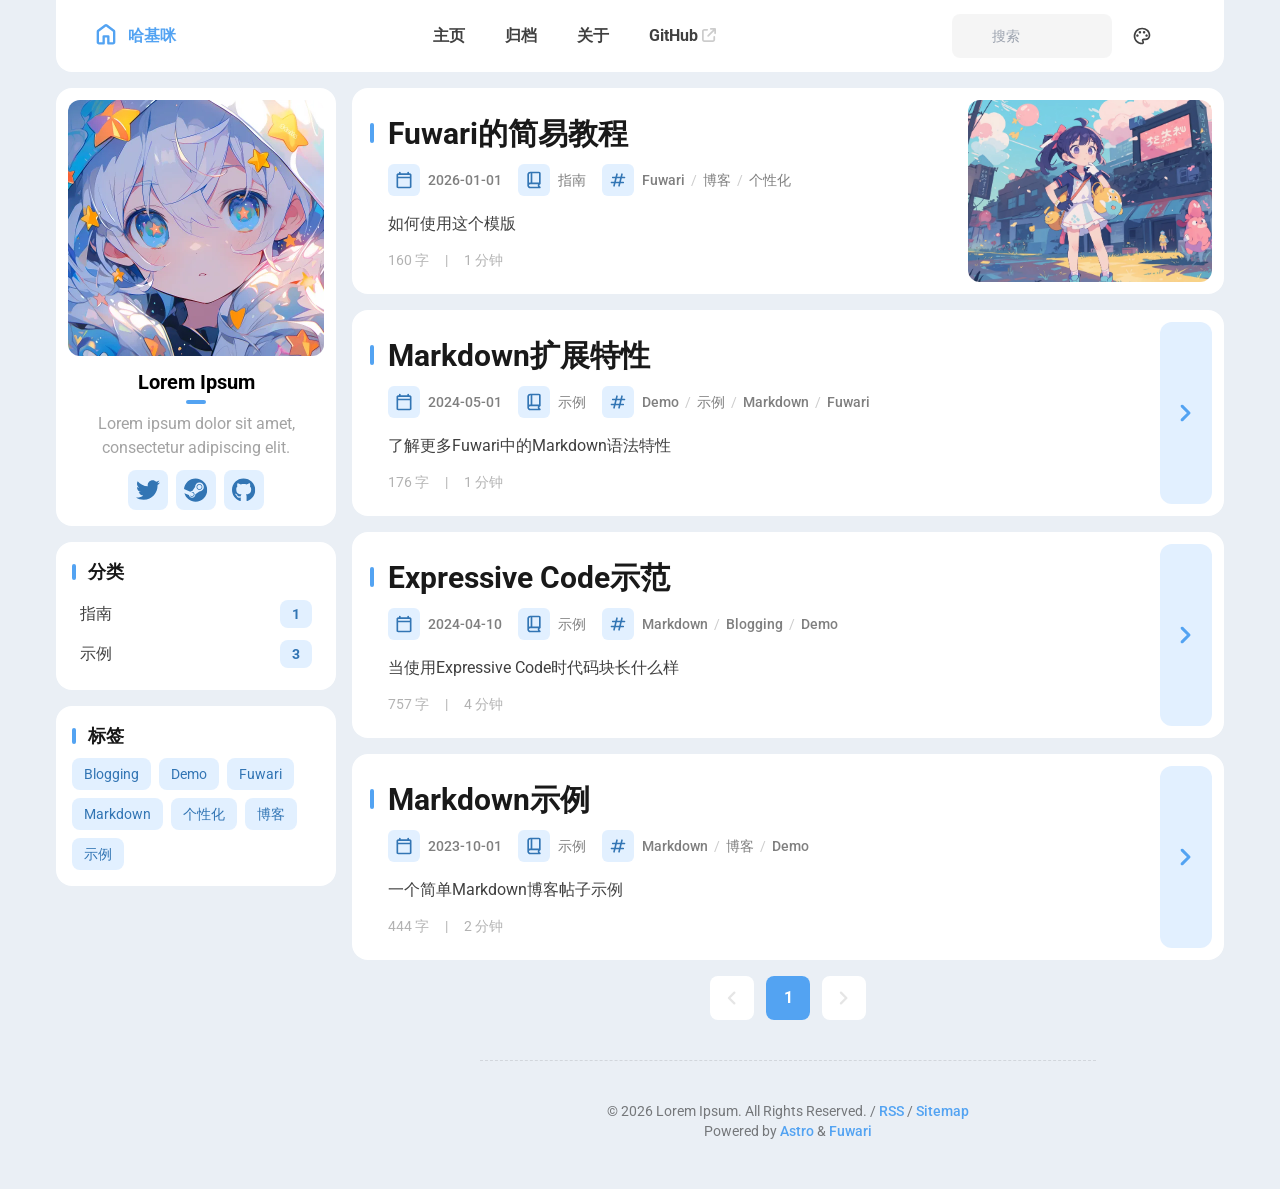
<file: index.html>
<!DOCTYPE html><html lang="zh-CN" class="bg-[var(--page-bg)] transition text-[14px] md:text-[16px]" data-overlayscrollbars-initialize data-astro-cid-sckkx6r4 style="--bannerOffset: 15vh;--banner-height-home: 65vh;--banner-height: 35vh;--configHue: 250;--page-width: 75rem;"> <head><title>哈基咪 - 小王</title><meta charset="UTF-8"><meta name="description" content="哈基咪 - 小王"><meta name="author" content="Lorem Ipsum"><meta property="og:site_name" content="哈基咪"><meta property="og:url" content="https://fuwari.vercel.app/"><meta property="og:title" content="哈基咪 - 小王"><meta property="og:description" content="哈基咪 - 小王"><meta property="og:type" content="website"><meta name="twitter:card" content="summary_large_image"><meta property="twitter:url" content="https://fuwari.vercel.app/"><meta name="twitter:title" content="哈基咪 - 小王"><meta name="twitter:description" content="哈基咪 - 小王"><meta name="viewport" content="width=device-width"><meta name="generator" content="Astro v5.13.10"><link rel="icon" href="/favicon/favicon-light-32.png" sizes="32x32" media="(prefers-color-scheme: light)"><link rel="icon" href="/favicon/favicon-light-128.png" sizes="128x128" media="(prefers-color-scheme: light)"><link rel="icon" href="/favicon/favicon-light-180.png" sizes="180x180" media="(prefers-color-scheme: light)"><link rel="icon" href="/favicon/favicon-light-192.png" sizes="192x192" media="(prefers-color-scheme: light)"><link rel="icon" href="/favicon/favicon-dark-32.png" sizes="32x32" media="(prefers-color-scheme: dark)"><link rel="icon" href="/favicon/favicon-dark-128.png" sizes="128x128" media="(prefers-color-scheme: dark)"><link rel="icon" href="/favicon/favicon-dark-180.png" sizes="180x180" media="(prefers-color-scheme: dark)"><link rel="icon" href="/favicon/favicon-dark-192.png" sizes="192x192" media="(prefers-color-scheme: dark)"><!-- Set the theme before the page is rendered to avoid a flash --><script>(function(){const DEFAULT_THEME = "auto";
const LIGHT_MODE = "light";
const DARK_MODE = "dark";
const AUTO_MODE = "auto";
const BANNER_HEIGHT_EXTEND = 30;
const PAGE_WIDTH = 75;
const configHue = 250;

			// Load the theme from local storage
			const theme = localStorage.getItem('theme') || DEFAULT_THEME;
			switch (theme) {
				case LIGHT_MODE:
					document.documentElement.classList.remove('dark');
					break
				case DARK_MODE:
					document.documentElement.classList.add('dark');
					break
				case AUTO_MODE:
					if (window.matchMedia('(prefers-color-scheme: dark)').matches) {
						document.documentElement.classList.add('dark');
					} else {
						document.documentElement.classList.remove('dark');
					}
			}

			// Load the hue from local storage
			const hue = localStorage.getItem('hue') || configHue;
			document.documentElement.style.setProperty('--hue', hue);

			// calculate the --banner-height-extend, which needs to be a multiple of 4 to avoid blurry text
			let offset = Math.floor(window.innerHeight * (BANNER_HEIGHT_EXTEND / 100));
			offset = offset - offset % 4;
			document.documentElement.style.setProperty('--banner-height-extend', `${offset}px`);
		})();</script><!-- defines global css variables. This will be applied to <html> <body> and some other elements idk why --><link rel="alternate" type="application/rss+xml" title="Lorem Ipsum" href="https://fuwari.vercel.app/rss.xml"><link rel="stylesheet" href="/_astro/Layout.DSulWsr7.css">
<link rel="stylesheet" href="/_astro/Layout.y4KPJ9hc.css">
<link rel="stylesheet" href="/_astro/_page_.DpTWXJf8.css">
<link rel="stylesheet" href="/_astro/_page_.ZlghMKVQ.css">
<link rel="stylesheet" href="/_astro/about.BtniRLn_.css">
<style>input.svelte-1wah7ro:focus{outline:0}.search-panel.svelte-1wah7ro{max-height:calc(100vh - 100px);overflow-y:auto}#display-setting.svelte-d7tq3k input[type=range]:where(.svelte-d7tq3k){-webkit-appearance:none;height:1.5rem;background-image:var(--color-selection-bar);transition:background-image .15s ease-in-out}#display-setting.svelte-d7tq3k input[type=range]:where(.svelte-d7tq3k)::-webkit-slider-thumb{-webkit-appearance:none;height:1rem;width:.5rem;border-radius:.125rem;background:#ffffffb3;box-shadow:none}#display-setting.svelte-d7tq3k input[type=range]:where(.svelte-d7tq3k)::-webkit-slider-thumb:hover{background:#fffc}#display-setting.svelte-d7tq3k input[type=range]:where(.svelte-d7tq3k)::-webkit-slider-thumb:active{background:#fff9}#display-setting.svelte-d7tq3k input[type=range]:where(.svelte-d7tq3k)::-moz-range-thumb{-webkit-appearance:none;height:1rem;width:.5rem;border-radius:.125rem;border-width:0;background:#ffffffb3;box-shadow:none}#display-setting.svelte-d7tq3k input[type=range]:where(.svelte-d7tq3k)::-moz-range-thumb:hover{background:#fffc}#display-setting.svelte-d7tq3k input[type=range]:where(.svelte-d7tq3k)::-moz-range-thumb:active{background:#fff9}#display-setting.svelte-d7tq3k input[type=range]:where(.svelte-d7tq3k)::-ms-thumb{-webkit-appearance:none;height:1rem;width:.5rem;border-radius:.125rem;background:#ffffffb3;box-shadow:none}#display-setting.svelte-d7tq3k input[type=range]:where(.svelte-d7tq3k)::-ms-thumb:hover{background:#fffc}#display-setting.svelte-d7tq3k input[type=range]:where(.svelte-d7tq3k)::-ms-thumb:active{background:#fff9}
</style><script type="module" src="/_astro/page.Z8IJTFqj.js"></script></head> <body class=" min-h-screen transition  lg:is-home" data-overlayscrollbars-initialize data-astro-cid-sckkx6r4 style="--bannerOffset: 15vh;--banner-height-home: 65vh;--banner-height: 35vh;--configHue: 250;--page-width: 75rem;"> <div id="config-carrier" data-hue="250"></div>    <div id="top-row" class="z-50 pointer-events-none relative transition-all duration-700 max-w-[var(--page-width)] px-0 md:px-4 mx-auto"> <div id="navbar-wrapper" class="pointer-events-auto sticky top-0 transition-all"> <div id="navbar" class="z-50 onload-animation"> <div class="absolute h-8 left-0 right-0 -top-8 bg-[var(--card-bg)] transition"></div> <!-- used for onload animation --> <div class="card-base !overflow-visible max-w-[var(--page-width)] h-[4.5rem] !rounded-t-none mx-auto flex items-center justify-between px-4"> <a href="/" class="btn-plain scale-animation rounded-lg h-[3.25rem] px-5 font-bold active:scale-95"> <div class="flex flex-row text-[var(--primary)] items-center text-md"> <svg width="1em" height="1em" class="text-[1.75rem] mb-1 mr-2" data-icon="material-symbols:home-outline-rounded">   <symbol id="ai:material-symbols:home-outline-rounded" viewBox="0 0 24 24"><path fill="currentColor" d="M6 19h3v-5q0-.425.288-.712T10 13h4q.425 0 .713.288T15 14v5h3v-9l-6-4.5L6 10zm-2 0v-9q0-.475.213-.9t.587-.7l6-4.5q.525-.4 1.2-.4t1.2.4l6 4.5q.375.275.588.7T20 10v9q0 .825-.588 1.413T18 21h-4q-.425 0-.712-.288T13 20v-5h-2v5q0 .425-.288.713T10 21H6q-.825 0-1.412-.587T4 19m8-6.75"/></symbol><use href="#ai:material-symbols:home-outline-rounded"></use>  </svg> 哈基咪 </div> </a> <div class="hidden md:flex"> <a aria-label="主页" href="/" class="btn-plain scale-animation rounded-lg h-11 font-bold px-5 active:scale-95"> <div class="flex items-center"> 主页  </div> </a><a aria-label="归档" href="/archive/" class="btn-plain scale-animation rounded-lg h-11 font-bold px-5 active:scale-95"> <div class="flex items-center"> 归档  </div> </a><a aria-label="关于" href="/about/" class="btn-plain scale-animation rounded-lg h-11 font-bold px-5 active:scale-95"> <div class="flex items-center"> 关于  </div> </a><a aria-label="GitHub" href="https://github.com/saicaca/fuwari" target="_blank" class="btn-plain scale-animation rounded-lg h-11 font-bold px-5 active:scale-95"> <div class="flex items-center"> GitHub <svg width="1em" height="1em" class="text-[0.875rem] transition -translate-y-[1px] ml-1 text-black/[0.2] dark:text-white/[0.2]" data-icon="fa6-solid:arrow-up-right-from-square">   <symbol id="ai:fa6-solid:arrow-up-right-from-square" viewBox="0 0 512 512"><path fill="currentColor" d="M320 0c-17.7 0-32 14.3-32 32s14.3 32 32 32h82.7L201.4 265.4c-12.5 12.5-12.5 32.8 0 45.3s32.8 12.5 45.3 0L448 109.3V192c0 17.7 14.3 32 32 32s32-14.3 32-32V32c0-17.7-14.3-32-32-32zM80 32C35.8 32 0 67.8 0 112v320c0 44.2 35.8 80 80 80h320c44.2 0 80-35.8 80-80V320c0-17.7-14.3-32-32-32s-32 14.3-32 32v112c0 8.8-7.2 16-16 16H80c-8.8 0-16-7.2-16-16V112c0-8.8 7.2-16 16-16h112c17.7 0 32-14.3 32-32s-14.3-32-32-32z"/></symbol><use href="#ai:fa6-solid:arrow-up-right-from-square"></use>  </svg> </div> </a> </div> <div class="flex"> <!--<SearchPanel client:load>--> <style>astro-island,astro-slot,astro-static-slot{display:contents}</style><script>(()=>{var e=async t=>{await(await t())()};(self.Astro||(self.Astro={})).only=e;window.dispatchEvent(new Event("astro:only"));})();</script><script>(()=>{var A=Object.defineProperty;var g=(i,o,a)=>o in i?A(i,o,{enumerable:!0,configurable:!0,writable:!0,value:a}):i[o]=a;var d=(i,o,a)=>g(i,typeof o!="symbol"?o+"":o,a);{let i={0:t=>m(t),1:t=>a(t),2:t=>new RegExp(t),3:t=>new Date(t),4:t=>new Map(a(t)),5:t=>new Set(a(t)),6:t=>BigInt(t),7:t=>new URL(t),8:t=>new Uint8Array(t),9:t=>new Uint16Array(t),10:t=>new Uint32Array(t),11:t=>1/0*t},o=t=>{let[l,e]=t;return l in i?i[l](e):void 0},a=t=>t.map(o),m=t=>typeof t!="object"||t===null?t:Object.fromEntries(Object.entries(t).map(([l,e])=>[l,o(e)]));class y extends HTMLElement{constructor(){super(...arguments);d(this,"Component");d(this,"hydrator");d(this,"hydrate",async()=>{var b;if(!this.hydrator||!this.isConnected)return;let e=(b=this.parentElement)==null?void 0:b.closest("astro-island[ssr]");if(e){e.addEventListener("astro:hydrate",this.hydrate,{once:!0});return}let c=this.querySelectorAll("astro-slot"),n={},h=this.querySelectorAll("template[data-astro-template]");for(let r of h){let s=r.closest(this.tagName);s!=null&&s.isSameNode(this)&&(n[r.getAttribute("data-astro-template")||"default"]=r.innerHTML,r.remove())}for(let r of c){let s=r.closest(this.tagName);s!=null&&s.isSameNode(this)&&(n[r.getAttribute("name")||"default"]=r.innerHTML)}let p;try{p=this.hasAttribute("props")?m(JSON.parse(this.getAttribute("props"))):{}}catch(r){let s=this.getAttribute("component-url")||"<unknown>",v=this.getAttribute("component-export");throw v&&(s+=` (export ${v})`),console.error(`[hydrate] Error parsing props for component ${s}`,this.getAttribute("props"),r),r}let u;await this.hydrator(this)(this.Component,p,n,{client:this.getAttribute("client")}),this.removeAttribute("ssr"),this.dispatchEvent(new CustomEvent("astro:hydrate"))});d(this,"unmount",()=>{this.isConnected||this.dispatchEvent(new CustomEvent("astro:unmount"))})}disconnectedCallback(){document.removeEventListener("astro:after-swap",this.unmount),document.addEventListener("astro:after-swap",this.unmount,{once:!0})}connectedCallback(){if(!this.hasAttribute("await-children")||document.readyState==="interactive"||document.readyState==="complete")this.childrenConnectedCallback();else{let e=()=>{document.removeEventListener("DOMContentLoaded",e),c.disconnect(),this.childrenConnectedCallback()},c=new MutationObserver(()=>{var n;((n=this.lastChild)==null?void 0:n.nodeType)===Node.COMMENT_NODE&&this.lastChild.nodeValue==="astro:end"&&(this.lastChild.remove(),e())});c.observe(this,{childList:!0}),document.addEventListener("DOMContentLoaded",e)}}async childrenConnectedCallback(){let e=this.getAttribute("before-hydration-url");e&&await import(e),this.start()}async start(){let e=JSON.parse(this.getAttribute("opts")),c=this.getAttribute("client");if(Astro[c]===void 0){window.addEventListener(`astro:${c}`,()=>this.start(),{once:!0});return}try{await Astro[c](async()=>{let n=this.getAttribute("renderer-url"),[h,{default:p}]=await Promise.all([import(this.getAttribute("component-url")),n?import(n):()=>()=>{}]),u=this.getAttribute("component-export")||"default";if(!u.includes("."))this.Component=h[u];else{this.Component=h;for(let f of u.split("."))this.Component=this.Component[f]}return this.hydrator=p,this.hydrate},e,this)}catch(n){console.error(`[astro-island] Error hydrating ${this.getAttribute("component-url")}`,n)}}attributeChangedCallback(){this.hydrate()}}d(y,"observedAttributes",["props"]),customElements.get("astro-island")||customElements.define("astro-island",y)}})();</script><astro-island uid="1QVph4" component-url="/_astro/Search.Dyki_PZ4.js" component-export="default" renderer-url="/_astro/client.svelte.BtEbdPyR.js" props="{}" ssr client="only" opts="{&quot;name&quot;:&quot;Search&quot;,&quot;value&quot;:&quot;svelte&quot;}"></astro-island> <button aria-label="Display Settings" class="btn-plain scale-animation rounded-lg h-11 w-11 active:scale-90" id="display-settings-switch"> <svg width="1em" height="1em" class="text-[1.25rem]" data-icon="material-symbols:palette-outline">   <symbol id="ai:material-symbols:palette-outline" viewBox="0 0 24 24"><path fill="currentColor" d="M12 22q-2.05 0-3.875-.788t-3.187-2.15t-2.15-3.187T2 12q0-2.075.813-3.9t2.2-3.175T8.25 2.788T12.2 2q2 0 3.775.688t3.113 1.9t2.125 2.875T22 11.05q0 2.875-1.75 4.413T16 17h-1.85q-.225 0-.312.125t-.088.275q0 .3.375.863t.375 1.287q0 1.25-.687 1.85T12 22m-5.5-9q.65 0 1.075-.425T8 11.5t-.425-1.075T6.5 10t-1.075.425T5 11.5t.425 1.075T6.5 13m3-4q.65 0 1.075-.425T11 7.5t-.425-1.075T9.5 6t-1.075.425T8 7.5t.425 1.075T9.5 9m5 0q.65 0 1.075-.425T16 7.5t-.425-1.075T14.5 6t-1.075.425T13 7.5t.425 1.075T14.5 9m3 4q.65 0 1.075-.425T19 11.5t-.425-1.075T17.5 10t-1.075.425T16 11.5t.425 1.075T17.5 13M12 20q.225 0 .363-.125t.137-.325q0-.35-.375-.825T11.75 17.3q0-1.05.725-1.675T14.25 15H16q1.65 0 2.825-.962T20 11.05q0-3.025-2.312-5.038T12.2 4Q8.8 4 6.4 6.325T4 12q0 3.325 2.338 5.663T12 20"/></symbol><use href="#ai:material-symbols:palette-outline"></use>  </svg> </button> <astro-island uid="2e1pL5" component-url="/_astro/LightDarkSwitch.BSapTNdP.js" component-export="default" renderer-url="/_astro/client.svelte.BtEbdPyR.js" props="{}" ssr client="only" opts="{&quot;name&quot;:&quot;LightDarkSwitch&quot;,&quot;value&quot;:&quot;svelte&quot;}"></astro-island> <button aria-label="Menu" name="Nav Menu" class="btn-plain scale-animation rounded-lg w-11 h-11 active:scale-90 md:!hidden" id="nav-menu-switch"> <svg width="1em" height="1em" class="text-[1.25rem]" data-icon="material-symbols:menu-rounded">   <symbol id="ai:material-symbols:menu-rounded" viewBox="0 0 24 24"><path fill="currentColor" d="M4 18q-.425 0-.712-.288T3 17t.288-.712T4 16h16q.425 0 .713.288T21 17t-.288.713T20 18zm0-5q-.425 0-.712-.288T3 12t.288-.712T4 11h16q.425 0 .713.288T21 12t-.288.713T20 13zm0-5q-.425 0-.712-.288T3 7t.288-.712T4 6h16q.425 0 .713.288T21 7t-.288.713T20 8z"/></symbol><use href="#ai:material-symbols:menu-rounded"></use>  </svg> </button> </div> <div id="nav-menu-panel" class="float-panel float-panel-closed absolute transition-all fixed right-4 px-2 py-2"> <a href="/" class="group flex justify-between items-center py-2 pl-3 pr-1 rounded-lg gap-8
            hover:bg-[var(--btn-plain-bg-hover)] active:bg-[var(--btn-plain-bg-active)] transition
        "> <div class="transition text-black/75 dark:text-white/75 font-bold group-hover:text-[var(--primary)] group-active:text-[var(--primary)]"> 主页 </div> <svg width="1em" height="1em" class="transition text-[1.25rem] text-[var(--primary)]" data-icon="material-symbols:chevron-right-rounded">   <symbol id="ai:material-symbols:chevron-right-rounded" viewBox="0 0 24 24"><path fill="currentColor" d="M12.6 12L8.7 8.1q-.275-.275-.275-.7t.275-.7t.7-.275t.7.275l4.6 4.6q.15.15.213.325t.062.375t-.062.375t-.213.325l-4.6 4.6q-.275.275-.7.275t-.7-.275t-.275-.7t.275-.7z"/></symbol><use href="#ai:material-symbols:chevron-right-rounded"></use>  </svg>  </a><a href="/archive/" class="group flex justify-between items-center py-2 pl-3 pr-1 rounded-lg gap-8
            hover:bg-[var(--btn-plain-bg-hover)] active:bg-[var(--btn-plain-bg-active)] transition
        "> <div class="transition text-black/75 dark:text-white/75 font-bold group-hover:text-[var(--primary)] group-active:text-[var(--primary)]"> 归档 </div> <svg width="1em" height="1em" viewBox="0 0 24 24" class="transition text-[1.25rem] text-[var(--primary)]" data-icon="material-symbols:chevron-right-rounded">   <use href="#ai:material-symbols:chevron-right-rounded"></use>  </svg>  </a><a href="/about/" class="group flex justify-between items-center py-2 pl-3 pr-1 rounded-lg gap-8
            hover:bg-[var(--btn-plain-bg-hover)] active:bg-[var(--btn-plain-bg-active)] transition
        "> <div class="transition text-black/75 dark:text-white/75 font-bold group-hover:text-[var(--primary)] group-active:text-[var(--primary)]"> 关于 </div> <svg width="1em" height="1em" viewBox="0 0 24 24" class="transition text-[1.25rem] text-[var(--primary)]" data-icon="material-symbols:chevron-right-rounded">   <use href="#ai:material-symbols:chevron-right-rounded"></use>  </svg>  </a><a href="https://github.com/saicaca/fuwari" class="group flex justify-between items-center py-2 pl-3 pr-1 rounded-lg gap-8
            hover:bg-[var(--btn-plain-bg-hover)] active:bg-[var(--btn-plain-bg-active)] transition
        " target="_blank"> <div class="transition text-black/75 dark:text-white/75 font-bold group-hover:text-[var(--primary)] group-active:text-[var(--primary)]"> GitHub </div>  <svg width="1em" height="1em" viewBox="0 0 512 512" class="transition text-[0.75rem] text-black/25 dark:text-white/25 -translate-x-1" data-icon="fa6-solid:arrow-up-right-from-square">   <use href="#ai:fa6-solid:arrow-up-right-from-square"></use>  </svg> </a> </div> <astro-island uid="Z29FIbP" component-url="/_astro/DisplaySettings.CcQr5-8Z.js" component-export="default" renderer-url="/_astro/client.svelte.BtEbdPyR.js" props="{}" ssr client="only" opts="{&quot;name&quot;:&quot;DisplaySettings&quot;,&quot;value&quot;:&quot;svelte&quot;}"></astro-island> </div> </div> <script type="module">function c(){localStorage.theme==="dark"?(document.documentElement.classList.remove("dark"),localStorage.theme="light"):(document.documentElement.classList.add("dark"),localStorage.theme="dark")}function o(){let t=document.getElementById("scheme-switch");t&&(t.onclick=function(){c()});let n=document.getElementById("display-settings-switch");n&&(n.onclick=function(){let e=document.getElementById("display-setting");e&&e.classList.toggle("float-panel-closed")});let l=document.getElementById("nav-menu-switch");l&&(l.onclick=function(){let e=document.getElementById("nav-menu-panel");e&&e.classList.toggle("float-panel-closed")})}o();</script> <script>(function(){const scriptUrl = "/pagefind/pagefind.js";

async function loadPagefind() {
    try {
        const response = await fetch(scriptUrl, { method: 'HEAD' });
        if (!response.ok) {
            throw new Error(`Pagefind script not found: ${response.status}`);
        }

        const pagefind = await import(scriptUrl);

        await pagefind.options({
            excerptLength: 20
        });

        window.pagefind = pagefind;

        document.dispatchEvent(new CustomEvent('pagefindready'));
        console.log('Pagefind loaded and initialized successfully, event dispatched.');
    } catch (error) {
        console.error('Failed to load Pagefind:', error);
        window.pagefind = {
            search: () => Promise.resolve({ results: [] }),
            options: () => Promise.resolve(),
        };
        document.dispatchEvent(new CustomEvent('pagefindloaderror'));
        console.log('Pagefind load error, event dispatched.');
    }
}

if (document.readyState === 'loading') {
    document.addEventListener('DOMContentLoaded', loadPagefind);
} else {
    loadPagefind();
}
})();</script> </div> </div>   <div class="absolute w-full z-30 pointer-events-none" style="top: 5.5rem"> <!-- The pointer-events-none here prevent blocking the click event of the TOC --> <div class="relative max-w-[var(--page-width)] mx-auto pointer-events-auto"> <div id="main-grid" class="transition duration-700 w-full left-0 right-0 grid grid-cols-[17.5rem_auto] grid-rows-[auto_1fr_auto] lg:grid-rows-[auto]
    mx-auto gap-4 px-0 md:px-4"> <!-- Banner image credit -->  <div id="sidebar" class="mb-4 row-start-2 row-end-3 col-span-2 lg:row-start-1 lg:row-end-2 lg:col-span-1 lg:max-w-[17.5rem] onload-animation w-full"> <div class="flex flex-col w-full gap-4 mb-4"> <div class="card-base p-3"> <a aria-label="Go to About Page" href="/about/" class="group block relative mx-auto mt-1 lg:mx-0 lg:mt-0 mb-3
       max-w-[12rem] lg:max-w-none overflow-hidden rounded-xl active:scale-95"> <div class="absolute transition pointer-events-none group-hover:bg-black/30 group-active:bg-black/50
        w-full h-full z-50 flex items-center justify-center"> <svg width="1.13em" height="1em" class="transition opacity-0 scale-90 group-hover:scale-100 group-hover:opacity-100 text-white text-5xl" data-icon="fa6-regular:address-card">   <symbol id="ai:fa6-regular:address-card" viewBox="0 0 576 512"><path fill="currentColor" d="M512 80c8.8 0 16 7.2 16 16v320c0 8.8-7.2 16-16 16H64c-8.8 0-16-7.2-16-16V96c0-8.8 7.2-16 16-16zM64 32C28.7 32 0 60.7 0 96v320c0 35.3 28.7 64 64 64h448c35.3 0 64-28.7 64-64V96c0-35.3-28.7-64-64-64zm144 224a64 64 0 1 0 0-128a64 64 0 1 0 0 128m-32 32c-44.2 0-80 35.8-80 80c0 8.8 7.2 16 16 16h192c8.8 0 16-7.2 16-16c0-44.2-35.8-80-80-80zm200-144c-13.3 0-24 10.7-24 24s10.7 24 24 24h80c13.3 0 24-10.7 24-24s-10.7-24-24-24zm0 96c-13.3 0-24 10.7-24 24s10.7 24 24 24h80c13.3 0 24-10.7 24-24s-10.7-24-24-24z"/></symbol><use href="#ai:fa6-regular:address-card"></use>  </svg> </div> <div class="mx-auto lg:w-full h-full lg:mt-0  overflow-hidden relative"> <div class="transition absolute inset-0 dark:bg-black/10 bg-opacity-50 pointer-events-none"></div> <img src="/_astro/demo-avatar.CxcI0ivM_1nbuVe.webp" alt="Profile Image of the Author" style="object-position: center" loading="lazy" decoding="async" fetchpriority="auto" width="512" height="512" class="w-full h-full object-cover">  </div> </a> <div class="px-2"> <div class="font-bold text-xl text-center mb-1 dark:text-neutral-50 transition">Lorem Ipsum</div> <div class="h-1 w-5 bg-[var(--primary)] mx-auto rounded-full mb-2 transition"></div> <div class="text-center text-neutral-400 mb-2.5 transition">Lorem ipsum dolor sit amet, consectetur adipiscing elit.</div> <div class="flex flex-wrap gap-2 justify-center mb-1"> <a rel="me" aria-label="Twitter" href="https://twitter.com" target="_blank" class="btn-regular rounded-lg h-10 w-10 active:scale-90"> <svg width="1em" height="1em" class="text-[1.5rem]" data-icon="fa6-brands:twitter">   <symbol id="ai:fa6-brands:twitter" viewBox="0 0 512 512"><path fill="currentColor" d="M459.37 151.716c.325 4.548.325 9.097.325 13.645c0 138.72-105.583 298.558-298.558 298.558c-59.452 0-114.68-17.219-161.137-47.106c8.447.974 16.568 1.299 25.34 1.299c49.055 0 94.213-16.568 130.274-44.832c-46.132-.975-84.792-31.188-98.112-72.772c6.498.974 12.995 1.624 19.818 1.624c9.421 0 18.843-1.3 27.614-3.573c-48.081-9.747-84.143-51.98-84.143-102.985v-1.299c13.969 7.797 30.214 12.67 47.431 13.319c-28.264-18.843-46.781-51.005-46.781-87.391c0-19.492 5.197-37.36 14.294-52.954c51.655 63.675 129.3 105.258 216.365 109.807c-1.624-7.797-2.599-15.918-2.599-24.04c0-57.828 46.782-104.934 104.934-104.934c30.213 0 57.502 12.67 76.67 33.137c23.715-4.548 46.456-13.32 66.599-25.34c-7.798 24.366-24.366 44.833-46.132 57.827c21.117-2.273 41.584-8.122 60.426-16.243c-14.292 20.791-32.161 39.308-52.628 54.253"/></symbol><use href="#ai:fa6-brands:twitter"></use>  </svg> </a><a rel="me" aria-label="Steam" href="https://store.steampowered.com" target="_blank" class="btn-regular rounded-lg h-10 w-10 active:scale-90"> <svg width="0.97em" height="1em" class="text-[1.5rem]" data-icon="fa6-brands:steam">   <symbol id="ai:fa6-brands:steam" viewBox="0 0 496 512"><path fill="currentColor" d="M496 256c0 137-111.2 248-248.4 248c-113.8 0-209.6-76.3-239-180.4l95.2 39.3c6.4 32.1 34.9 56.4 68.9 56.4c39.2 0 71.9-32.4 70.2-73.5l84.5-60.2c52.1 1.3 95.8-40.9 95.8-93.5c0-51.6-42-93.5-93.7-93.5s-93.7 42-93.7 93.5v1.2L176.6 279c-15.5-.9-30.7 3.4-43.5 12.1L0 236.1C10.2 108.4 117.1 8 247.6 8C384.8 8 496 119 496 256M155.7 384.3l-30.5-12.6a52.8 52.8 0 0 0 27.2 25.8c26.9 11.2 57.8-1.6 69-28.4c5.4-13 5.5-27.3.1-40.3S206 305.6 193 300.2c-12.9-5.4-26.7-5.2-38.9-.6l31.5 13c19.8 8.2 29.2 30.9 20.9 50.7c-8.3 19.9-31 29.2-50.8 21m173.8-129.9c-34.4 0-62.4-28-62.4-62.3s28-62.3 62.4-62.3s62.4 28 62.4 62.3s-27.9 62.3-62.4 62.3m.1-15.6c25.9 0 46.9-21 46.9-46.8c0-25.9-21-46.8-46.9-46.8s-46.9 21-46.9 46.8c.1 25.8 21.1 46.8 46.9 46.8"/></symbol><use href="#ai:fa6-brands:steam"></use>  </svg> </a><a rel="me" aria-label="GitHub" href="https://github.com/saicaca/fuwari" target="_blank" class="btn-regular rounded-lg h-10 w-10 active:scale-90"> <svg width="0.97em" height="1em" class="text-[1.5rem]" data-icon="fa6-brands:github">   <symbol id="ai:fa6-brands:github" viewBox="0 0 496 512"><path fill="currentColor" d="M165.9 397.4c0 2-2.3 3.6-5.2 3.6c-3.3.3-5.6-1.3-5.6-3.6c0-2 2.3-3.6 5.2-3.6c3-.3 5.6 1.3 5.6 3.6m-31.1-4.5c-.7 2 1.3 4.3 4.3 4.9c2.6 1 5.6 0 6.2-2s-1.3-4.3-4.3-5.2c-2.6-.7-5.5.3-6.2 2.3m44.2-1.7c-2.9.7-4.9 2.6-4.6 4.9c.3 2 2.9 3.3 5.9 2.6c2.9-.7 4.9-2.6 4.6-4.6c-.3-1.9-3-3.2-5.9-2.9M244.8 8C106.1 8 0 113.3 0 252c0 110.9 69.8 205.8 169.5 239.2c12.8 2.3 17.3-5.6 17.3-12.1c0-6.2-.3-40.4-.3-61.4c0 0-70 15-84.7-29.8c0 0-11.4-29.1-27.8-36.6c0 0-22.9-15.7 1.6-15.4c0 0 24.9 2 38.6 25.8c21.9 38.6 58.6 27.5 72.9 20.9c2.3-16 8.8-27.1 16-33.7c-55.9-6.2-112.3-14.3-112.3-110.5c0-27.5 7.6-41.3 23.6-58.9c-2.6-6.5-11.1-33.3 2.6-67.9c20.9-6.5 69 27 69 27c20-5.6 41.5-8.5 62.8-8.5s42.8 2.9 62.8 8.5c0 0 48.1-33.6 69-27c13.7 34.7 5.2 61.4 2.6 67.9c16 17.7 25.8 31.5 25.8 58.9c0 96.5-58.9 104.2-114.8 110.5c9.2 7.9 17 22.9 17 46.4c0 33.7-.3 75.4-.3 83.6c0 6.5 4.6 14.4 17.3 12.1C428.2 457.8 496 362.9 496 252C496 113.3 383.5 8 244.8 8M97.2 352.9c-1.3 1-1 3.3.7 5.2c1.6 1.6 3.9 2.3 5.2 1c1.3-1 1-3.3-.7-5.2c-1.6-1.6-3.9-2.3-5.2-1m-10.8-8.1c-.7 1.3.3 2.9 2.3 3.9c1.6 1 3.6.7 4.3-.7c.7-1.3-.3-2.9-2.3-3.9c-2-.6-3.6-.3-4.3.7m32.4 35.6c-1.6 1.3-1 4.3 1.3 6.2c2.3 2.3 5.2 2.6 6.5 1c1.3-1.3.7-4.3-1.3-6.2c-2.2-2.3-5.2-2.6-6.5-1m-11.4-14.7c-1.6 1-1.6 3.6 0 5.9s4.3 3.3 5.6 2.3c1.6-1.3 1.6-3.9 0-6.2c-1.4-2.3-4-3.3-5.6-2"/></symbol><use href="#ai:fa6-brands:github"></use>  </svg> </a>  </div> </div> </div> </div> <div id="sidebar-sticky" class="transition-all duration-700 flex flex-col w-full gap-4 top-4 sticky top-4"> <widget-layout data-id="categories" data-is-collapsed="false" class="pb-4 card-base onload-animation" style="animation-delay: 150ms; --collapsedHeight: 7.5rem;" data-astro-cid-ucso7hve="true"> <div class="font-bold transition text-lg text-neutral-900 dark:text-neutral-100 relative ml-8 mt-4 mb-2
        before:w-1 before:h-4 before:rounded-md before:bg-[var(--primary)]
        before:absolute before:left-[-16px] before:top-[5.5px]" data-astro-cid-ucso7hve style="--collapsedHeight: 7.5rem;">分类</div> <div id="categories" class="collapse-wrapper px-4 overflow-hidden" data-astro-cid-ucso7hve style="--collapsedHeight: 7.5rem;"> <a href="/archive/?category=%E6%8C%87%E5%8D%97" aria-label="View all posts in the 指南 category"> <button class="
            w-full
            h-10
            rounded-lg
            bg-none
            hover:bg-[var(--btn-plain-bg-hover)]
            active:bg-[var(--btn-plain-bg-active)]
            transition-all
            pl-2
            hover:pl-3
            
            text-neutral-700
            hover:text-[var(--primary)]
            dark:text-neutral-300
            dark:hover:text-[var(--primary)]
        "> <div class="flex items-center justify-between relative mr-2"> <div class="overflow-hidden text-left whitespace-nowrap overflow-ellipsis  "> 指南 </div> <div class="transition px-2 h-7 ml-4 min-w-[2rem] rounded-lg text-sm font-bold
                    text-[var(--btn-content)] dark:text-[var(--deep-text)]
                    bg-[var(--btn-regular-bg)] dark:bg-[var(--primary)]
                    flex items-center justify-center"> 1 </div> </div> </button> </a><a href="/archive/?category=%E7%A4%BA%E4%BE%8B" aria-label="View all posts in the 示例 category"> <button class="
            w-full
            h-10
            rounded-lg
            bg-none
            hover:bg-[var(--btn-plain-bg-hover)]
            active:bg-[var(--btn-plain-bg-active)]
            transition-all
            pl-2
            hover:pl-3
            
            text-neutral-700
            hover:text-[var(--primary)]
            dark:text-neutral-300
            dark:hover:text-[var(--primary)]
        "> <div class="flex items-center justify-between relative mr-2"> <div class="overflow-hidden text-left whitespace-nowrap overflow-ellipsis  "> 示例 </div> <div class="transition px-2 h-7 ml-4 min-w-[2rem] rounded-lg text-sm font-bold
                    text-[var(--btn-content)] dark:text-[var(--deep-text)]
                    bg-[var(--btn-regular-bg)] dark:bg-[var(--primary)]
                    flex items-center justify-center"> 3 </div> </div> </button> </a> </div>  </widget-layout>  <script type="module">class d extends HTMLElement{constructor(){if(super(),this.dataset.isCollapsed!=="true")return;const e=this.dataset.id,t=this.querySelector(".expand-btn"),s=this.querySelector(`#${e}`);t.addEventListener("click",()=>{s.classList.remove("collapsed"),t.classList.add("hidden")})}}customElements.get("widget-layout")||customElements.define("widget-layout",d);</script> <widget-layout data-id="tags" data-is-collapsed="false" class="pb-4 card-base onload-animation" style="animation-delay: 200ms; --collapsedHeight: 7.5rem;" data-astro-cid-ucso7hve="true"> <div class="font-bold transition text-lg text-neutral-900 dark:text-neutral-100 relative ml-8 mt-4 mb-2
        before:w-1 before:h-4 before:rounded-md before:bg-[var(--primary)]
        before:absolute before:left-[-16px] before:top-[5.5px]" data-astro-cid-ucso7hve style="--collapsedHeight: 7.5rem;">标签</div> <div id="tags" class="collapse-wrapper px-4 overflow-hidden" data-astro-cid-ucso7hve style="--collapsedHeight: 7.5rem;">  <div class="flex gap-2 flex-wrap"> <a href="/archive/?tag=Blogging" aria-label="View all posts with the Blogging tag" class="btn-regular h-8 text-sm px-3 rounded-lg">  Blogging </a><a href="/archive/?tag=Demo" aria-label="View all posts with the Demo tag" class="btn-regular h-8 text-sm px-3 rounded-lg">  Demo </a><a href="/archive/?tag=Fuwari" aria-label="View all posts with the Fuwari tag" class="btn-regular h-8 text-sm px-3 rounded-lg">  Fuwari </a><a href="/archive/?tag=Markdown" aria-label="View all posts with the Markdown tag" class="btn-regular h-8 text-sm px-3 rounded-lg">  Markdown </a><a href="/archive/?tag=%E4%B8%AA%E6%80%A7%E5%8C%96" aria-label="View all posts with the 个性化 tag" class="btn-regular h-8 text-sm px-3 rounded-lg">  个性化 </a><a href="/archive/?tag=%E5%8D%9A%E5%AE%A2" aria-label="View all posts with the 博客 tag" class="btn-regular h-8 text-sm px-3 rounded-lg">  博客 </a><a href="/archive/?tag=%E7%A4%BA%E4%BE%8B" aria-label="View all posts with the 示例 tag" class="btn-regular h-8 text-sm px-3 rounded-lg">  示例 </a> </div>  </div>  </widget-layout>   </div> </div> <main id="swup-container" class="transition-swup-fade col-span-2 lg:col-span-1 overflow-hidden"> <div id="content-wrapper" class="onload-animation"> <!-- the overflow-hidden here prevent long text break the layout--> <!-- make id different from windows.swup global property -->  <div class="transition flex flex-col rounded-[var(--radius-large)] bg-[var(--card-bg)] py-1 md:py-0 md:bg-transparent md:gap-4 mb-4"> <div class="card-base flex flex-col-reverse md:flex-col w-full rounded-[var(--radius-large)] overflow-hidden relative onload-animation" style="animation-delay: calc(var(--content-delay) + 0ms);; --coverWidth: 28%;" data-astro-cid-iyiqi2so> <div class="pl-6 md:pl-9 pr-6 md:pr-2 pt-6 md:pt-7 pb-6 relative w-full md:w-[calc(100%_-_var(--coverWidth)_-_12px)]" data-astro-cid-iyiqi2so style="--coverWidth: 28%;"> <a href="/posts/guide/" class="transition group w-full block font-bold mb-3 text-3xl text-90
        hover:text-[var(--primary)] dark:hover:text-[var(--primary)]
        active:text-[var(--title-active)] dark:active:text-[var(--title-active)]
        before:w-1 before:h-5 before:rounded-md before:bg-[var(--primary)]
        before:absolute before:top-[35px] before:left-[18px] before:hidden md:before:block
        " data-astro-cid-iyiqi2so style="--coverWidth: 28%;"> Fuwari的简易教程 <svg width="1em" height="1em" viewBox="0 0 24 24" class="inline text-[2rem] text-[var(--primary)] md:hidden translate-y-0.5 absolute" data-astro-cid-iyiqi2so="true" data-icon="material-symbols:chevron-right-rounded">   <use href="#ai:material-symbols:chevron-right-rounded"></use>  </svg> <svg width="1em" height="1em" viewBox="0 0 24 24" class="text-[var(--primary)] text-[2rem] transition hidden md:inline absolute translate-y-0.5 opacity-0 group-hover:opacity-100 -translate-x-1 group-hover:translate-x-0" data-astro-cid-iyiqi2so="true" data-icon="material-symbols:chevron-right-rounded">   <use href="#ai:material-symbols:chevron-right-rounded"></use>  </svg> </a> <!-- metadata --> <div class="flex flex-wrap text-neutral-500 dark:text-neutral-400 items-center gap-4 gap-x-4 gap-y-2 mb-4"> <!-- publish date --> <div class="flex items-center"> <div class="meta-icon"> <svg width="1em" height="1em" class="text-xl" data-icon="material-symbols:calendar-today-outline-rounded">   <symbol id="ai:material-symbols:calendar-today-outline-rounded" viewBox="0 0 24 24"><path fill="currentColor" d="M5 22q-.825 0-1.412-.587T3 20V6q0-.825.588-1.412T5 4h1V3q0-.425.288-.712T7 2t.713.288T8 3v1h8V3q0-.425.288-.712T17 2t.713.288T18 3v1h1q.825 0 1.413.588T21 6v14q0 .825-.587 1.413T19 22zm0-2h14V10H5zM5 8h14V6H5zm0 0V6z"/></symbol><use href="#ai:material-symbols:calendar-today-outline-rounded"></use>  </svg> </div> <span class="text-50 text-sm font-medium">2026-01-01</span> </div> <!-- update date -->  <!-- categories --> <div class="flex items-center"> <div class="meta-icon"> <svg width="1em" height="1em" class="text-xl" data-icon="material-symbols:book-2-outline-rounded">   <symbol id="ai:material-symbols:book-2-outline-rounded" viewBox="0 0 24 24"><path fill="currentColor" d="M6 15.325q.35-.175.725-.25T7.5 15H8V4h-.5q-.625 0-1.062.438T6 5.5zM10 15h8V4h-8zm-4 .325V4zM7.5 22q-1.45 0-2.475-1.025T4 18.5v-13q0-1.45 1.025-2.475T7.5 2H18q.825 0 1.413.587T20 4v12.525q0 .2-.162.363t-.588.362q-.35.175-.55.5t-.2.75t.2.763t.55.487t.55.413t.2.562v.25q0 .425-.288.725T19 22zm0-2h9.325q-.15-.35-.237-.712T16.5 18.5q0-.4.075-.775t.25-.725H7.5q-.65 0-1.075.438T6 18.5q0 .65.425 1.075T7.5 20"/></symbol><use href="#ai:material-symbols:book-2-outline-rounded"></use>  </svg> </div> <div class="flex flex-row flex-nowrap items-center"> <a href="/archive/?category=%E6%8C%87%E5%8D%97" aria-label="View all posts in the 指南 category" class="link-lg transition text-50 text-sm font-medium
                            hover:text-[var(--primary)] dark:hover:text-[var(--primary)] whitespace-nowrap"> 指南 </a> </div> </div> <!-- tags --> <div class="items-center hidden md:flex"> <div class="meta-icon"> <svg width="1em" height="1em" class="text-xl" data-icon="material-symbols:tag-rounded">   <symbol id="ai:material-symbols:tag-rounded" viewBox="0 0 24 24"><path fill="currentColor" d="m9 16l-.825 3.275q-.075.325-.325.525t-.6.2q-.475 0-.775-.375T6.3 18.8L7 16H4.275q-.5 0-.8-.387T3.3 14.75q.075-.35.35-.55t.625-.2H7.5l1-4H5.775q-.5 0-.8-.387T4.8 8.75q.075-.35.35-.55t.625-.2H9l.825-3.275Q9.9 4.4 10.15 4.2t.6-.2q.475 0 .775.375t.175.825L11 8h4l.825-3.275q.075-.325.325-.525t.6-.2q.475 0 .775.375t.175.825L17 8h2.725q.5 0 .8.387t.175.863q-.075.35-.35.55t-.625.2H16.5l-1 4h2.725q.5 0 .8.388t.175.862q-.075.35-.35.55t-.625.2H15l-.825 3.275q-.075.325-.325.525t-.6.2q-.475 0-.775-.375T12.3 18.8L13 16zm.5-2h4l1-4h-4z"/></symbol><use href="#ai:material-symbols:tag-rounded"></use>  </svg> </div> <div class="flex flex-row flex-nowrap items-center"> <div class="hidden mx-1.5 text-[var(--meta-divider)] text-sm">/</div>
                <a href="/archive/?tag=Fuwari" aria-label="View all posts with the Fuwari tag" class="link-lg transition text-50 text-sm font-medium
                                hover:text-[var(--primary)] dark:hover:text-[var(--primary)] whitespace-nowrap"> Fuwari </a><div class="mx-1.5 text-[var(--meta-divider)] text-sm">/</div>
                <a href="/archive/?tag=%E5%8D%9A%E5%AE%A2" aria-label="View all posts with the 博客 tag" class="link-lg transition text-50 text-sm font-medium
                                hover:text-[var(--primary)] dark:hover:text-[var(--primary)] whitespace-nowrap"> 博客 </a><div class="mx-1.5 text-[var(--meta-divider)] text-sm">/</div>
                <a href="/archive/?tag=%E4%B8%AA%E6%80%A7%E5%8C%96" aria-label="View all posts with the 个性化 tag" class="link-lg transition text-50 text-sm font-medium
                                hover:text-[var(--primary)] dark:hover:text-[var(--primary)] whitespace-nowrap"> 个性化 </a>  </div> </div> </div> <!-- description --> <div class="transition text-75 mb-3.5 pr-4" data-astro-cid-iyiqi2so style="--coverWidth: 28%;"> 如何使用这个模版 </div> <!-- word count and read time  --> <div class="text-sm text-black/30 dark:text-white/30 flex gap-4 transition" data-astro-cid-iyiqi2so style="--coverWidth: 28%;"> <div data-astro-cid-iyiqi2so style="--coverWidth: 28%;"> 160  字 </div> <div data-astro-cid-iyiqi2so style="--coverWidth: 28%;">|</div> <div data-astro-cid-iyiqi2so style="--coverWidth: 28%;"> 1  分钟 </div> </div> </div> <a href="/posts/guide/" aria-label="Fuwari的简易教程" class="group max-h-[20vh] md:max-h-none mx-4 mt-4 -mb-2 md:mb-0 md:mx-0 md:mt-0 md:w-[var(--coverWidth)] relative md:absolute md:top-3 md:bottom-3 md:right-3 rounded-xl overflow-hidden active:scale-95" data-astro-cid-iyiqi2so style="--coverWidth: 28%;"> <div class="absolute pointer-events-none z-10 w-full h-full group-hover:bg-black/30 group-active:bg-black/50 transition" data-astro-cid-iyiqi2so style="--coverWidth: 28%;"></div> <div class="absolute pointer-events-none z-20 w-full h-full flex items-center justify-center " data-astro-cid-iyiqi2so style="--coverWidth: 28%;"> <svg width="1em" height="1em" viewBox="0 0 24 24" class="transition opacity-0 group-hover:opacity-100 scale-50 group-hover:scale-100 text-white text-5xl" data-astro-cid-iyiqi2so="true" data-icon="material-symbols:chevron-right-rounded">   <use href="#ai:material-symbols:chevron-right-rounded"></use>  </svg> </div> <div class="w-full h-full overflow-hidden relative"> <div class="transition absolute inset-0 dark:bg-black/10 bg-opacity-50 pointer-events-none"></div> <img src="/_astro/cover.CgGywNHJ_9MQNr.webp" alt="Cover Image of the Post" style="object-position: center" loading="lazy" decoding="async" fetchpriority="auto" width="2048" height="1024" class="w-full h-full object-cover">  </div> </a>  </div> <div class="transition border-t-[1px] border-dashed mx-6 border-black/10 dark:border-white/[0.15] last:border-t-0 md:hidden" data-astro-cid-iyiqi2so style="--coverWidth: 28%;"></div> <div class="card-base flex flex-col-reverse md:flex-col w-full rounded-[var(--radius-large)] overflow-hidden relative onload-animation" style="animation-delay: calc(var(--content-delay) + 50ms);; --coverWidth: 28%;" data-astro-cid-iyiqi2so> <div class="pl-6 md:pl-9 pr-6 md:pr-2 pt-6 md:pt-7 pb-6 relative w-full md:w-[calc(100%_-_52px_-_12px)]" data-astro-cid-iyiqi2so style="--coverWidth: 28%;"> <a href="/posts/markdown-extended/" class="transition group w-full block font-bold mb-3 text-3xl text-90
        hover:text-[var(--primary)] dark:hover:text-[var(--primary)]
        active:text-[var(--title-active)] dark:active:text-[var(--title-active)]
        before:w-1 before:h-5 before:rounded-md before:bg-[var(--primary)]
        before:absolute before:top-[35px] before:left-[18px] before:hidden md:before:block
        " data-astro-cid-iyiqi2so style="--coverWidth: 28%;"> Markdown扩展特性 <svg width="1em" height="1em" viewBox="0 0 24 24" class="inline text-[2rem] text-[var(--primary)] md:hidden translate-y-0.5 absolute" data-astro-cid-iyiqi2so="true" data-icon="material-symbols:chevron-right-rounded">   <use href="#ai:material-symbols:chevron-right-rounded"></use>  </svg> <svg width="1em" height="1em" viewBox="0 0 24 24" class="text-[var(--primary)] text-[2rem] transition hidden md:inline absolute translate-y-0.5 opacity-0 group-hover:opacity-100 -translate-x-1 group-hover:translate-x-0" data-astro-cid-iyiqi2so="true" data-icon="material-symbols:chevron-right-rounded">   <use href="#ai:material-symbols:chevron-right-rounded"></use>  </svg> </a> <!-- metadata --> <div class="flex flex-wrap text-neutral-500 dark:text-neutral-400 items-center gap-4 gap-x-4 gap-y-2 mb-4"> <!-- publish date --> <div class="flex items-center"> <div class="meta-icon"> <svg width="1em" height="1em" viewBox="0 0 24 24" class="text-xl" data-icon="material-symbols:calendar-today-outline-rounded">   <use href="#ai:material-symbols:calendar-today-outline-rounded"></use>  </svg> </div> <span class="text-50 text-sm font-medium">2024-05-01</span> </div> <!-- update date -->  <!-- categories --> <div class="flex items-center"> <div class="meta-icon"> <svg width="1em" height="1em" viewBox="0 0 24 24" class="text-xl" data-icon="material-symbols:book-2-outline-rounded">   <use href="#ai:material-symbols:book-2-outline-rounded"></use>  </svg> </div> <div class="flex flex-row flex-nowrap items-center"> <a href="/archive/?category=%E7%A4%BA%E4%BE%8B" aria-label="View all posts in the 示例 category" class="link-lg transition text-50 text-sm font-medium
                            hover:text-[var(--primary)] dark:hover:text-[var(--primary)] whitespace-nowrap"> 示例 </a> </div> </div> <!-- tags --> <div class="items-center hidden md:flex"> <div class="meta-icon"> <svg width="1em" height="1em" viewBox="0 0 24 24" class="text-xl" data-icon="material-symbols:tag-rounded">   <use href="#ai:material-symbols:tag-rounded"></use>  </svg> </div> <div class="flex flex-row flex-nowrap items-center"> <div class="hidden mx-1.5 text-[var(--meta-divider)] text-sm">/</div>
                <a href="/archive/?tag=Demo" aria-label="View all posts with the Demo tag" class="link-lg transition text-50 text-sm font-medium
                                hover:text-[var(--primary)] dark:hover:text-[var(--primary)] whitespace-nowrap"> Demo </a><div class="mx-1.5 text-[var(--meta-divider)] text-sm">/</div>
                <a href="/archive/?tag=%E7%A4%BA%E4%BE%8B" aria-label="View all posts with the 示例 tag" class="link-lg transition text-50 text-sm font-medium
                                hover:text-[var(--primary)] dark:hover:text-[var(--primary)] whitespace-nowrap"> 示例 </a><div class="mx-1.5 text-[var(--meta-divider)] text-sm">/</div>
                <a href="/archive/?tag=Markdown" aria-label="View all posts with the Markdown tag" class="link-lg transition text-50 text-sm font-medium
                                hover:text-[var(--primary)] dark:hover:text-[var(--primary)] whitespace-nowrap"> Markdown </a><div class="mx-1.5 text-[var(--meta-divider)] text-sm">/</div>
                <a href="/archive/?tag=Fuwari" aria-label="View all posts with the Fuwari tag" class="link-lg transition text-50 text-sm font-medium
                                hover:text-[var(--primary)] dark:hover:text-[var(--primary)] whitespace-nowrap"> Fuwari </a>  </div> </div> </div> <!-- description --> <div class="transition text-75 mb-3.5 pr-4" data-astro-cid-iyiqi2so style="--coverWidth: 28%;"> 了解更多Fuwari中的Markdown语法特性 </div> <!-- word count and read time  --> <div class="text-sm text-black/30 dark:text-white/30 flex gap-4 transition" data-astro-cid-iyiqi2so style="--coverWidth: 28%;"> <div data-astro-cid-iyiqi2so style="--coverWidth: 28%;"> 176  字 </div> <div data-astro-cid-iyiqi2so style="--coverWidth: 28%;">|</div> <div data-astro-cid-iyiqi2so style="--coverWidth: 28%;"> 1  分钟 </div> </div> </div>  <a href="/posts/markdown-extended/" aria-label="Markdown扩展特性" class="!hidden md:!flex btn-regular w-[3.25rem]
         absolute right-3 top-3 bottom-3 rounded-xl bg-[var(--enter-btn-bg)]
         hover:bg-[var(--enter-btn-bg-hover)] active:bg-[var(--enter-btn-bg-active)] active:scale-95
        " data-astro-cid-iyiqi2so style="--coverWidth: 28%;"> <svg width="1em" height="1em" viewBox="0 0 24 24" class="transition text-[var(--primary)] text-4xl mx-auto" data-astro-cid-iyiqi2so="true" data-icon="material-symbols:chevron-right-rounded">   <use href="#ai:material-symbols:chevron-right-rounded"></use>  </svg> </a> </div> <div class="transition border-t-[1px] border-dashed mx-6 border-black/10 dark:border-white/[0.15] last:border-t-0 md:hidden" data-astro-cid-iyiqi2so style="--coverWidth: 28%;"></div> <div class="card-base flex flex-col-reverse md:flex-col w-full rounded-[var(--radius-large)] overflow-hidden relative onload-animation" style="animation-delay: calc(var(--content-delay) + 100ms);; --coverWidth: 28%;" data-astro-cid-iyiqi2so> <div class="pl-6 md:pl-9 pr-6 md:pr-2 pt-6 md:pt-7 pb-6 relative w-full md:w-[calc(100%_-_52px_-_12px)]" data-astro-cid-iyiqi2so style="--coverWidth: 28%;"> <a href="/posts/expressive-code/" class="transition group w-full block font-bold mb-3 text-3xl text-90
        hover:text-[var(--primary)] dark:hover:text-[var(--primary)]
        active:text-[var(--title-active)] dark:active:text-[var(--title-active)]
        before:w-1 before:h-5 before:rounded-md before:bg-[var(--primary)]
        before:absolute before:top-[35px] before:left-[18px] before:hidden md:before:block
        " data-astro-cid-iyiqi2so style="--coverWidth: 28%;"> Expressive Code示范 <svg width="1em" height="1em" viewBox="0 0 24 24" class="inline text-[2rem] text-[var(--primary)] md:hidden translate-y-0.5 absolute" data-astro-cid-iyiqi2so="true" data-icon="material-symbols:chevron-right-rounded">   <use href="#ai:material-symbols:chevron-right-rounded"></use>  </svg> <svg width="1em" height="1em" viewBox="0 0 24 24" class="text-[var(--primary)] text-[2rem] transition hidden md:inline absolute translate-y-0.5 opacity-0 group-hover:opacity-100 -translate-x-1 group-hover:translate-x-0" data-astro-cid-iyiqi2so="true" data-icon="material-symbols:chevron-right-rounded">   <use href="#ai:material-symbols:chevron-right-rounded"></use>  </svg> </a> <!-- metadata --> <div class="flex flex-wrap text-neutral-500 dark:text-neutral-400 items-center gap-4 gap-x-4 gap-y-2 mb-4"> <!-- publish date --> <div class="flex items-center"> <div class="meta-icon"> <svg width="1em" height="1em" viewBox="0 0 24 24" class="text-xl" data-icon="material-symbols:calendar-today-outline-rounded">   <use href="#ai:material-symbols:calendar-today-outline-rounded"></use>  </svg> </div> <span class="text-50 text-sm font-medium">2024-04-10</span> </div> <!-- update date -->  <!-- categories --> <div class="flex items-center"> <div class="meta-icon"> <svg width="1em" height="1em" viewBox="0 0 24 24" class="text-xl" data-icon="material-symbols:book-2-outline-rounded">   <use href="#ai:material-symbols:book-2-outline-rounded"></use>  </svg> </div> <div class="flex flex-row flex-nowrap items-center"> <a href="/archive/?category=%E7%A4%BA%E4%BE%8B" aria-label="View all posts in the 示例 category" class="link-lg transition text-50 text-sm font-medium
                            hover:text-[var(--primary)] dark:hover:text-[var(--primary)] whitespace-nowrap"> 示例 </a> </div> </div> <!-- tags --> <div class="items-center hidden md:flex"> <div class="meta-icon"> <svg width="1em" height="1em" viewBox="0 0 24 24" class="text-xl" data-icon="material-symbols:tag-rounded">   <use href="#ai:material-symbols:tag-rounded"></use>  </svg> </div> <div class="flex flex-row flex-nowrap items-center"> <div class="hidden mx-1.5 text-[var(--meta-divider)] text-sm">/</div>
                <a href="/archive/?tag=Markdown" aria-label="View all posts with the Markdown tag" class="link-lg transition text-50 text-sm font-medium
                                hover:text-[var(--primary)] dark:hover:text-[var(--primary)] whitespace-nowrap"> Markdown </a><div class="mx-1.5 text-[var(--meta-divider)] text-sm">/</div>
                <a href="/archive/?tag=Blogging" aria-label="View all posts with the Blogging tag" class="link-lg transition text-50 text-sm font-medium
                                hover:text-[var(--primary)] dark:hover:text-[var(--primary)] whitespace-nowrap"> Blogging </a><div class="mx-1.5 text-[var(--meta-divider)] text-sm">/</div>
                <a href="/archive/?tag=Demo" aria-label="View all posts with the Demo tag" class="link-lg transition text-50 text-sm font-medium
                                hover:text-[var(--primary)] dark:hover:text-[var(--primary)] whitespace-nowrap"> Demo </a>  </div> </div> </div> <!-- description --> <div class="transition text-75 mb-3.5 pr-4" data-astro-cid-iyiqi2so style="--coverWidth: 28%;"> 当使用Expressive Code时代码块长什么样 </div> <!-- word count and read time  --> <div class="text-sm text-black/30 dark:text-white/30 flex gap-4 transition" data-astro-cid-iyiqi2so style="--coverWidth: 28%;"> <div data-astro-cid-iyiqi2so style="--coverWidth: 28%;"> 757  字 </div> <div data-astro-cid-iyiqi2so style="--coverWidth: 28%;">|</div> <div data-astro-cid-iyiqi2so style="--coverWidth: 28%;"> 4  分钟 </div> </div> </div>  <a href="/posts/expressive-code/" aria-label="Expressive Code示范" class="!hidden md:!flex btn-regular w-[3.25rem]
         absolute right-3 top-3 bottom-3 rounded-xl bg-[var(--enter-btn-bg)]
         hover:bg-[var(--enter-btn-bg-hover)] active:bg-[var(--enter-btn-bg-active)] active:scale-95
        " data-astro-cid-iyiqi2so style="--coverWidth: 28%;"> <svg width="1em" height="1em" viewBox="0 0 24 24" class="transition text-[var(--primary)] text-4xl mx-auto" data-astro-cid-iyiqi2so="true" data-icon="material-symbols:chevron-right-rounded">   <use href="#ai:material-symbols:chevron-right-rounded"></use>  </svg> </a> </div> <div class="transition border-t-[1px] border-dashed mx-6 border-black/10 dark:border-white/[0.15] last:border-t-0 md:hidden" data-astro-cid-iyiqi2so style="--coverWidth: 28%;"></div> <div class="card-base flex flex-col-reverse md:flex-col w-full rounded-[var(--radius-large)] overflow-hidden relative onload-animation" style="animation-delay: calc(var(--content-delay) + 150ms);; --coverWidth: 28%;" data-astro-cid-iyiqi2so> <div class="pl-6 md:pl-9 pr-6 md:pr-2 pt-6 md:pt-7 pb-6 relative w-full md:w-[calc(100%_-_52px_-_12px)]" data-astro-cid-iyiqi2so style="--coverWidth: 28%;"> <a href="/posts/markdown/" class="transition group w-full block font-bold mb-3 text-3xl text-90
        hover:text-[var(--primary)] dark:hover:text-[var(--primary)]
        active:text-[var(--title-active)] dark:active:text-[var(--title-active)]
        before:w-1 before:h-5 before:rounded-md before:bg-[var(--primary)]
        before:absolute before:top-[35px] before:left-[18px] before:hidden md:before:block
        " data-astro-cid-iyiqi2so style="--coverWidth: 28%;"> Markdown示例 <svg width="1em" height="1em" viewBox="0 0 24 24" class="inline text-[2rem] text-[var(--primary)] md:hidden translate-y-0.5 absolute" data-astro-cid-iyiqi2so="true" data-icon="material-symbols:chevron-right-rounded">   <use href="#ai:material-symbols:chevron-right-rounded"></use>  </svg> <svg width="1em" height="1em" viewBox="0 0 24 24" class="text-[var(--primary)] text-[2rem] transition hidden md:inline absolute translate-y-0.5 opacity-0 group-hover:opacity-100 -translate-x-1 group-hover:translate-x-0" data-astro-cid-iyiqi2so="true" data-icon="material-symbols:chevron-right-rounded">   <use href="#ai:material-symbols:chevron-right-rounded"></use>  </svg> </a> <!-- metadata --> <div class="flex flex-wrap text-neutral-500 dark:text-neutral-400 items-center gap-4 gap-x-4 gap-y-2 mb-4"> <!-- publish date --> <div class="flex items-center"> <div class="meta-icon"> <svg width="1em" height="1em" viewBox="0 0 24 24" class="text-xl" data-icon="material-symbols:calendar-today-outline-rounded">   <use href="#ai:material-symbols:calendar-today-outline-rounded"></use>  </svg> </div> <span class="text-50 text-sm font-medium">2023-10-01</span> </div> <!-- update date -->  <!-- categories --> <div class="flex items-center"> <div class="meta-icon"> <svg width="1em" height="1em" viewBox="0 0 24 24" class="text-xl" data-icon="material-symbols:book-2-outline-rounded">   <use href="#ai:material-symbols:book-2-outline-rounded"></use>  </svg> </div> <div class="flex flex-row flex-nowrap items-center"> <a href="/archive/?category=%E7%A4%BA%E4%BE%8B" aria-label="View all posts in the 示例 category" class="link-lg transition text-50 text-sm font-medium
                            hover:text-[var(--primary)] dark:hover:text-[var(--primary)] whitespace-nowrap"> 示例 </a> </div> </div> <!-- tags --> <div class="items-center hidden md:flex"> <div class="meta-icon"> <svg width="1em" height="1em" viewBox="0 0 24 24" class="text-xl" data-icon="material-symbols:tag-rounded">   <use href="#ai:material-symbols:tag-rounded"></use>  </svg> </div> <div class="flex flex-row flex-nowrap items-center"> <div class="hidden mx-1.5 text-[var(--meta-divider)] text-sm">/</div>
                <a href="/archive/?tag=Markdown" aria-label="View all posts with the Markdown tag" class="link-lg transition text-50 text-sm font-medium
                                hover:text-[var(--primary)] dark:hover:text-[var(--primary)] whitespace-nowrap"> Markdown </a><div class="mx-1.5 text-[var(--meta-divider)] text-sm">/</div>
                <a href="/archive/?tag=%E5%8D%9A%E5%AE%A2" aria-label="View all posts with the 博客 tag" class="link-lg transition text-50 text-sm font-medium
                                hover:text-[var(--primary)] dark:hover:text-[var(--primary)] whitespace-nowrap"> 博客 </a><div class="mx-1.5 text-[var(--meta-divider)] text-sm">/</div>
                <a href="/archive/?tag=Demo" aria-label="View all posts with the Demo tag" class="link-lg transition text-50 text-sm font-medium
                                hover:text-[var(--primary)] dark:hover:text-[var(--primary)] whitespace-nowrap"> Demo </a>  </div> </div> </div> <!-- description --> <div class="transition text-75 mb-3.5 pr-4" data-astro-cid-iyiqi2so style="--coverWidth: 28%;"> 一个简单Markdown博客帖子示例 </div> <!-- word count and read time  --> <div class="text-sm text-black/30 dark:text-white/30 flex gap-4 transition" data-astro-cid-iyiqi2so style="--coverWidth: 28%;"> <div data-astro-cid-iyiqi2so style="--coverWidth: 28%;"> 444  字 </div> <div data-astro-cid-iyiqi2so style="--coverWidth: 28%;">|</div> <div data-astro-cid-iyiqi2so style="--coverWidth: 28%;"> 2  分钟 </div> </div> </div>  <a href="/posts/markdown/" aria-label="Markdown示例" class="!hidden md:!flex btn-regular w-[3.25rem]
         absolute right-3 top-3 bottom-3 rounded-xl bg-[var(--enter-btn-bg)]
         hover:bg-[var(--enter-btn-bg-hover)] active:bg-[var(--enter-btn-bg-active)] active:scale-95
        " data-astro-cid-iyiqi2so style="--coverWidth: 28%;"> <svg width="1em" height="1em" viewBox="0 0 24 24" class="transition text-[var(--primary)] text-4xl mx-auto" data-astro-cid-iyiqi2so="true" data-icon="material-symbols:chevron-right-rounded">   <use href="#ai:material-symbols:chevron-right-rounded"></use>  </svg> </a> </div> <div class="transition border-t-[1px] border-dashed mx-6 border-black/10 dark:border-white/[0.15] last:border-t-0 md:hidden" data-astro-cid-iyiqi2so style="--coverWidth: 28%;"></div>  </div> <div class="mx-auto onload-animation flex flex-row gap-3 justify-center" style="animation-delay: calc(var(--content-delay) + 200ms)"> <a href class="btn-card overflow-hidden rounded-lg text-[var(--primary)] w-11 h-11 disabled"> <svg width="1em" height="1em" class="text-[1.75rem]" data-icon="material-symbols:chevron-left-rounded">   <symbol id="ai:material-symbols:chevron-left-rounded" viewBox="0 0 24 24"><path fill="currentColor" d="m10.8 12l3.9 3.9q.275.275.275.7t-.275.7t-.7.275t-.7-.275l-4.6-4.6q-.15-.15-.212-.325T8.425 12t.063-.375t.212-.325l4.6-4.6q.275-.275.7-.275t.7.275t.275.7t-.275.7z"/></symbol><use href="#ai:material-symbols:chevron-left-rounded"></use>  </svg> </a> <div class="bg-[var(--card-bg)] flex flex-row rounded-lg items-center text-neutral-700 dark:text-neutral-300 font-bold"> <div class="h-11 w-11 rounded-lg bg-[var(--primary)] flex items-center justify-center
                    font-bold text-white dark:text-black/70"> 1 </div> </div> <a href class="btn-card overflow-hidden rounded-lg text-[var(--primary)] w-11 h-11 disabled"> <svg width="1em" height="1em" viewBox="0 0 24 24" class="text-[1.75rem]" data-icon="material-symbols:chevron-right-rounded">   <use href="#ai:material-symbols:chevron-right-rounded"></use>  </svg> </a> </div>  <div class="footer col-span-2 onload-animation hidden lg:block"> <!--<div class="border-t border-[var(&#45;&#45;primary)] mx-16 border-dashed py-8 max-w-[var(&#45;&#45;page-width)] flex flex-col items-center justify-center px-6">--><div class="transition border-t border-black/10 dark:border-white/15 my-10 border-dashed mx-32"></div> <!--<div class="transition bg-[oklch(92%_0.01_var(&#45;&#45;hue))] dark:bg-black rounded-2xl py-8 mt-4 mb-8 flex flex-col items-center justify-center px-6">--> <div class="transition border-dashed border-[oklch(85%_0.01_var(--hue))] dark:border-white/15 rounded-2xl mb-12 flex flex-col items-center justify-center px-6"> <div class="transition text-50 text-sm text-center">
&copy; <span id="copyright-year">2026</span> Lorem Ipsum. All Rights Reserved. /
<a class="transition link text-[var(--primary)] font-medium" target="_blank" href="/rss.xml">RSS</a> /
<a class="transition link text-[var(--primary)] font-medium" target="_blank" href="/sitemap-index.xml">Sitemap</a><br>
Powered by
<a class="transition link text-[var(--primary)] font-medium" target="_blank" href="https://astro.build">Astro</a> &
<a class="transition link text-[var(--primary)] font-medium" target="_blank" href="https://github.com/saicaca/fuwari">Fuwari</a> </div> </div> </div> </div> </main> <div class="footer col-span-2 onload-animation block lg:hidden"> <!--<div class="border-t border-[var(&#45;&#45;primary)] mx-16 border-dashed py-8 max-w-[var(&#45;&#45;page-width)] flex flex-col items-center justify-center px-6">--><div class="transition border-t border-black/10 dark:border-white/15 my-10 border-dashed mx-32"></div> <!--<div class="transition bg-[oklch(92%_0.01_var(&#45;&#45;hue))] dark:bg-black rounded-2xl py-8 mt-4 mb-8 flex flex-col items-center justify-center px-6">--> <div class="transition border-dashed border-[oklch(85%_0.01_var(--hue))] dark:border-white/15 rounded-2xl mb-12 flex flex-col items-center justify-center px-6"> <div class="transition text-50 text-sm text-center">
&copy; <span id="copyright-year">2026</span> Lorem Ipsum. All Rights Reserved. /
<a class="transition link text-[var(--primary)] font-medium" target="_blank" href="/rss.xml">RSS</a> /
<a class="transition link text-[var(--primary)] font-medium" target="_blank" href="/sitemap-index.xml">Sitemap</a><br>
Powered by
<a class="transition link text-[var(--primary)] font-medium" target="_blank" href="https://astro.build">Astro</a> &
<a class="transition link text-[var(--primary)] font-medium" target="_blank" href="https://github.com/saicaca/fuwari">Fuwari</a> </div> </div> </div> </div> <!-- There can't be a filter on parent element, or it will break `fixed` --><div class="back-to-top-wrapper hidden lg:block" data-astro-cid-eymb5ayk> <div id="back-to-top-btn" class="back-to-top-btn hide flex items-center rounded-2xl overflow-hidden transition" onclick="backToTop()" data-astro-cid-eymb5ayk> <button aria-label="Back to Top" class="btn-card h-[3.75rem] w-[3.75rem]" data-astro-cid-eymb5ayk> <svg width="1em" height="1em" class="mx-auto" data-astro-cid-eymb5ayk="true" data-icon="material-symbols:keyboard-arrow-up-rounded">   <symbol id="ai:material-symbols:keyboard-arrow-up-rounded" viewBox="0 0 24 24"><path fill="currentColor" d="m12 10.8l-3.9 3.9q-.275.275-.7.275t-.7-.275t-.275-.7t.275-.7l4.6-4.6q.3-.3.7-.3t.7.3l4.6 4.6q.275.275.275.7t-.275.7t-.7.275t-.7-.275z"/></symbol><use href="#ai:material-symbols:keyboard-arrow-up-rounded"></use>  </svg> </button> </div> </div>  <script>
function backToTop() {
    window.scroll({ top: 0, behavior: 'smooth' });
}
</script> </div> </div>  <div class="absolute w-full z-0 hidden 2xl:block"> <div class="relative max-w-[var(--page-width)] mx-auto"> <!-- TOC component --> <div id="toc-wrapper" class="hidden lg:block transition absolute top-0 -right-[var(--toc-width)] w-[var(--toc-width)] items-center"> <div id="toc-inner-wrapper" class="fixed top-14 w-[var(--toc-width)] h-[calc(100vh_-_20rem)] overflow-y-scroll overflow-x-hidden hide-scrollbar"> <div id="toc" class="w-full h-full transition-swup-fade "> <div class="h-8 w-full"></div> <script type="module">class l extends HTMLElement{tocEl=null;visibleClass="visible";observer;anchorNavTarget=null;headingIdxMap=new Map;headings=[];sections=[];tocEntries=[];active=[];activeIndicator=null;constructor(){super(),this.observer=new IntersectionObserver(this.markVisibleSection,{threshold:0})}markVisibleSection=t=>{t.forEach(e=>{const i=e.target.children[0]?.getAttribute("id"),s=i?this.headingIdxMap.get(i):void 0;s!=null&&(this.active[s]=e.isIntersecting),e.isIntersecting&&this.anchorNavTarget==e.target.firstChild&&(this.anchorNavTarget=null)}),this.active.includes(!0)||this.fallback(),this.update()};toggleActiveHeading=()=>{let t=this.active.length-1,e=this.active.length-1,i=-1;for(;t>=0&&!this.active[t];)this.tocEntries[t].classList.remove(this.visibleClass),t--;for(;t>=0&&this.active[t];)this.tocEntries[t].classList.add(this.visibleClass),e=Math.min(e,t),i=Math.max(i,t),t--;for(;t>=0;)this.tocEntries[t].classList.remove(this.visibleClass),t--;if(e>i)this.activeIndicator?.setAttribute("style","opacity: 0");else{let s=this.tocEl?.getBoundingClientRect().top||0,n=this.tocEl?.scrollTop||0,o=this.tocEntries[e].getBoundingClientRect().top-s+n,c=this.tocEntries[i].getBoundingClientRect().bottom-s+n;this.activeIndicator?.setAttribute("style",`top: ${o}px; height: ${c-o}px`)}};scrollToActiveHeading=()=>{if(this.anchorNavTarget||!this.tocEl)return;const t=document.querySelectorAll(`#toc .${this.visibleClass}`);if(!t.length)return;const e=t[0],i=t[t.length-1],s=this.tocEl.clientHeight;let n;i.getBoundingClientRect().bottom-e.getBoundingClientRect().top<.9*s?n=e.offsetTop-32:n=i.offsetTop-s*.8,this.tocEl.scrollTo({top:n,left:0,behavior:"smooth"})};update=()=>{requestAnimationFrame(()=>{this.toggleActiveHeading(),this.scrollToActiveHeading()})};fallback=()=>{if(this.sections.length)for(let t=0;t<this.sections.length;t++){let e=this.sections[t].getBoundingClientRect().top,i=this.sections[t].getBoundingClientRect().bottom;if(this.isInRange(e,0,window.innerHeight)||this.isInRange(i,0,window.innerHeight)||e<0&&i>window.innerHeight)this.markActiveHeading(t);else if(e>window.innerHeight)break}};markActiveHeading=t=>{this.active[t]=!0};handleAnchorClick=t=>{const e=t.composedPath().find(i=>i instanceof HTMLAnchorElement);if(e){const i=decodeURIComponent(e.hash?.substring(1)),s=this.headingIdxMap.get(i);s!==void 0?this.anchorNavTarget=this.headings[s]:this.anchorNavTarget=null}};isInRange(t,e,i){return e<t&&t<i}connectedCallback(){const t=document.querySelector(".prose");t?t.addEventListener("animationend",()=>{this.init()},{once:!0}):console.debug("Animation element not found")}init(){if(this.tocEl=document.getElementById("toc-inner-wrapper"),!!this.tocEl&&(this.tocEl.addEventListener("click",this.handleAnchorClick,{capture:!0}),this.activeIndicator=document.getElementById("active-indicator"),this.tocEntries=Array.from(document.querySelectorAll("#toc a[href^='#']")),this.tocEntries.length!==0)){this.sections=new Array(this.tocEntries.length),this.headings=new Array(this.tocEntries.length);for(let t=0;t<this.tocEntries.length;t++){const e=decodeURIComponent(this.tocEntries[t].hash?.substring(1)),i=document.getElementById(e),s=i?.parentElement;i instanceof HTMLElement&&s instanceof HTMLElement&&(this.headings[t]=i,this.sections[t]=s,this.headingIdxMap.set(e,t))}this.active=new Array(this.tocEntries.length).fill(!1),this.sections.forEach(t=>this.observer.observe(t)),this.fallback(),this.update()}}disconnectedCallback(){this.sections.forEach(t=>this.observer.unobserve(t)),this.observer.disconnect(),this.tocEl?.removeEventListener("click",this.handleAnchorClick)}}customElements.get("table-of-contents")||customElements.define("table-of-contents",l);</script> <div class="h-8 w-full"></div> </div> </div> </div> <!-- #toc needs to exist for Swup to work normally -->  </div> </div>  <!-- increase the page height during page transition to prevent the scrolling animation from jumping --> <div id="page-height-extend" class="hidden h-[300vh]" data-astro-cid-sckkx6r4 style="--bannerOffset: 15vh;--banner-height-home: 65vh;--banner-height: 35vh;--configHue: 250;--page-width: 75rem;"></div>  <script type="module" src="/_astro/Layout.astro_astro_type_script_index_0_lang.DAHrxWCB.js"></script> <script type="module" src="/_astro/Layout.astro_astro_type_script_index_1_lang.DlBknloJ.js"></script></body></html>
</file>
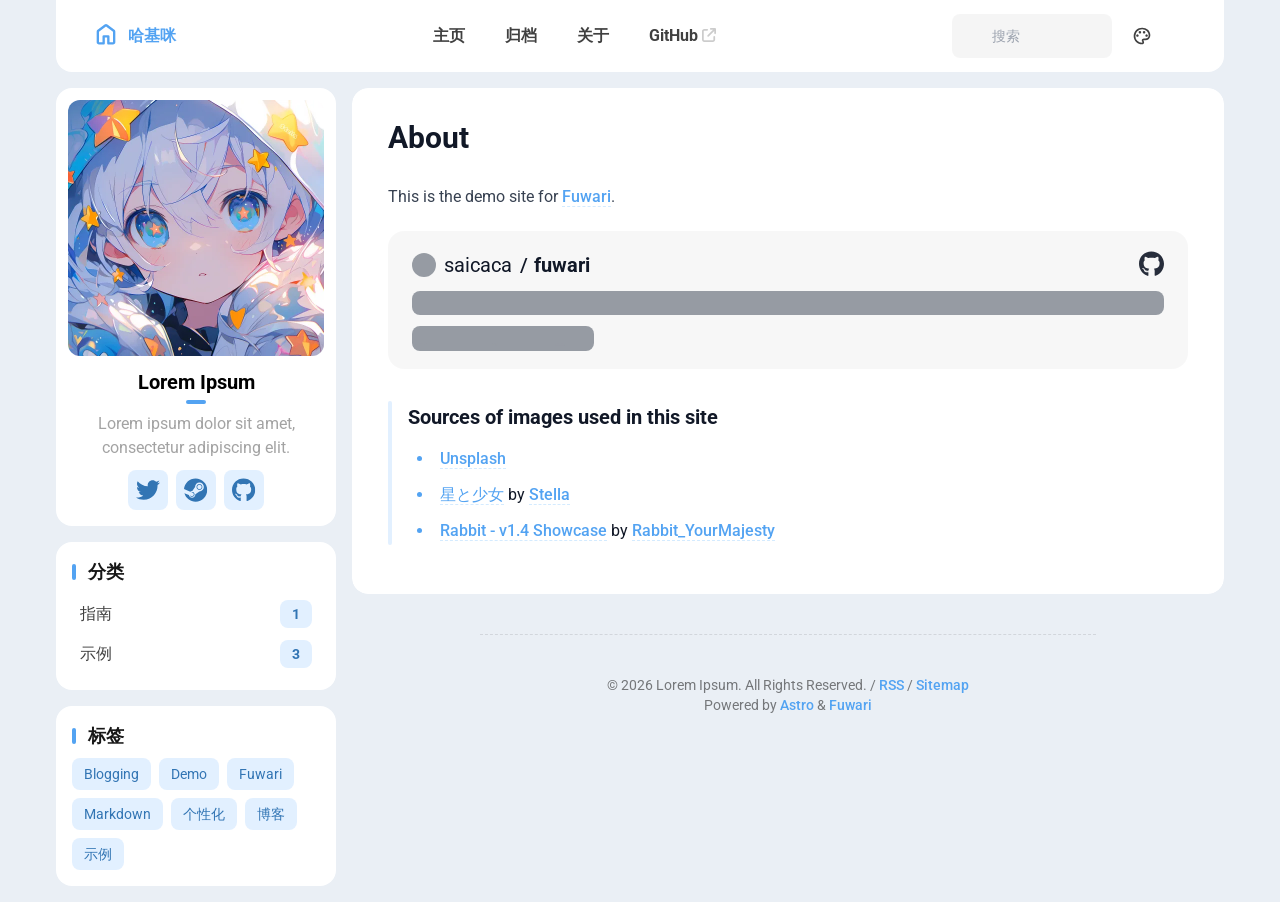
<file: about/index.html>
<!DOCTYPE html><html lang="zh-CN" class="bg-[var(--page-bg)] transition text-[14px] md:text-[16px]" data-overlayscrollbars-initialize data-astro-cid-sckkx6r4 style="--bannerOffset: 15vh;--banner-height-home: 65vh;--banner-height: 35vh;--configHue: 250;--page-width: 75rem;"> <head><title>关于 - 哈基咪</title><meta charset="UTF-8"><meta name="description" content="关于"><meta name="author" content="Lorem Ipsum"><meta property="og:site_name" content="哈基咪"><meta property="og:url" content="https://fuwari.vercel.app/about/"><meta property="og:title" content="关于 - 哈基咪"><meta property="og:description" content="关于"><meta property="og:type" content="website"><meta name="twitter:card" content="summary_large_image"><meta property="twitter:url" content="https://fuwari.vercel.app/about/"><meta name="twitter:title" content="关于 - 哈基咪"><meta name="twitter:description" content="关于"><meta name="viewport" content="width=device-width"><meta name="generator" content="Astro v5.13.10"><link rel="icon" href="/favicon/favicon-light-32.png" sizes="32x32" media="(prefers-color-scheme: light)"><link rel="icon" href="/favicon/favicon-light-128.png" sizes="128x128" media="(prefers-color-scheme: light)"><link rel="icon" href="/favicon/favicon-light-180.png" sizes="180x180" media="(prefers-color-scheme: light)"><link rel="icon" href="/favicon/favicon-light-192.png" sizes="192x192" media="(prefers-color-scheme: light)"><link rel="icon" href="/favicon/favicon-dark-32.png" sizes="32x32" media="(prefers-color-scheme: dark)"><link rel="icon" href="/favicon/favicon-dark-128.png" sizes="128x128" media="(prefers-color-scheme: dark)"><link rel="icon" href="/favicon/favicon-dark-180.png" sizes="180x180" media="(prefers-color-scheme: dark)"><link rel="icon" href="/favicon/favicon-dark-192.png" sizes="192x192" media="(prefers-color-scheme: dark)"><!-- Set the theme before the page is rendered to avoid a flash --><script>(function(){const DEFAULT_THEME = "auto";
const LIGHT_MODE = "light";
const DARK_MODE = "dark";
const AUTO_MODE = "auto";
const BANNER_HEIGHT_EXTEND = 30;
const PAGE_WIDTH = 75;
const configHue = 250;

			// Load the theme from local storage
			const theme = localStorage.getItem('theme') || DEFAULT_THEME;
			switch (theme) {
				case LIGHT_MODE:
					document.documentElement.classList.remove('dark');
					break
				case DARK_MODE:
					document.documentElement.classList.add('dark');
					break
				case AUTO_MODE:
					if (window.matchMedia('(prefers-color-scheme: dark)').matches) {
						document.documentElement.classList.add('dark');
					} else {
						document.documentElement.classList.remove('dark');
					}
			}

			// Load the hue from local storage
			const hue = localStorage.getItem('hue') || configHue;
			document.documentElement.style.setProperty('--hue', hue);

			// calculate the --banner-height-extend, which needs to be a multiple of 4 to avoid blurry text
			let offset = Math.floor(window.innerHeight * (BANNER_HEIGHT_EXTEND / 100));
			offset = offset - offset % 4;
			document.documentElement.style.setProperty('--banner-height-extend', `${offset}px`);
		})();</script><!-- defines global css variables. This will be applied to <html> <body> and some other elements idk why --><link rel="alternate" type="application/rss+xml" title="Lorem Ipsum" href="https://fuwari.vercel.app/rss.xml"><link rel="stylesheet" href="/_astro/Layout.DSulWsr7.css">
<link rel="stylesheet" href="/_astro/Layout.y4KPJ9hc.css">
<link rel="stylesheet" href="/_astro/about.BtniRLn_.css">
<link rel="stylesheet" href="/_astro/_page_.ZlghMKVQ.css">
<link rel="stylesheet" href="/_astro/_page_.DpTWXJf8.css">
<style>input.svelte-1wah7ro:focus{outline:0}.search-panel.svelte-1wah7ro{max-height:calc(100vh - 100px);overflow-y:auto}#display-setting.svelte-d7tq3k input[type=range]:where(.svelte-d7tq3k){-webkit-appearance:none;height:1.5rem;background-image:var(--color-selection-bar);transition:background-image .15s ease-in-out}#display-setting.svelte-d7tq3k input[type=range]:where(.svelte-d7tq3k)::-webkit-slider-thumb{-webkit-appearance:none;height:1rem;width:.5rem;border-radius:.125rem;background:#ffffffb3;box-shadow:none}#display-setting.svelte-d7tq3k input[type=range]:where(.svelte-d7tq3k)::-webkit-slider-thumb:hover{background:#fffc}#display-setting.svelte-d7tq3k input[type=range]:where(.svelte-d7tq3k)::-webkit-slider-thumb:active{background:#fff9}#display-setting.svelte-d7tq3k input[type=range]:where(.svelte-d7tq3k)::-moz-range-thumb{-webkit-appearance:none;height:1rem;width:.5rem;border-radius:.125rem;border-width:0;background:#ffffffb3;box-shadow:none}#display-setting.svelte-d7tq3k input[type=range]:where(.svelte-d7tq3k)::-moz-range-thumb:hover{background:#fffc}#display-setting.svelte-d7tq3k input[type=range]:where(.svelte-d7tq3k)::-moz-range-thumb:active{background:#fff9}#display-setting.svelte-d7tq3k input[type=range]:where(.svelte-d7tq3k)::-ms-thumb{-webkit-appearance:none;height:1rem;width:.5rem;border-radius:.125rem;background:#ffffffb3;box-shadow:none}#display-setting.svelte-d7tq3k input[type=range]:where(.svelte-d7tq3k)::-ms-thumb:hover{background:#fffc}#display-setting.svelte-d7tq3k input[type=range]:where(.svelte-d7tq3k)::-ms-thumb:active{background:#fff9}
</style><script type="module" src="/_astro/page.Z8IJTFqj.js"></script></head> <body class=" min-h-screen transition " data-overlayscrollbars-initialize data-astro-cid-sckkx6r4 style="--bannerOffset: 15vh;--banner-height-home: 65vh;--banner-height: 35vh;--configHue: 250;--page-width: 75rem;"> <div id="config-carrier" data-hue="250"></div>    <div id="top-row" class="z-50 pointer-events-none relative transition-all duration-700 max-w-[var(--page-width)] px-0 md:px-4 mx-auto"> <div id="navbar-wrapper" class="pointer-events-auto sticky top-0 transition-all"> <div id="navbar" class="z-50 onload-animation"> <div class="absolute h-8 left-0 right-0 -top-8 bg-[var(--card-bg)] transition"></div> <!-- used for onload animation --> <div class="card-base !overflow-visible max-w-[var(--page-width)] h-[4.5rem] !rounded-t-none mx-auto flex items-center justify-between px-4"> <a href="/" class="btn-plain scale-animation rounded-lg h-[3.25rem] px-5 font-bold active:scale-95"> <div class="flex flex-row text-[var(--primary)] items-center text-md"> <svg width="1em" height="1em" class="text-[1.75rem] mb-1 mr-2" data-icon="material-symbols:home-outline-rounded">   <symbol id="ai:material-symbols:home-outline-rounded" viewBox="0 0 24 24"><path fill="currentColor" d="M6 19h3v-5q0-.425.288-.712T10 13h4q.425 0 .713.288T15 14v5h3v-9l-6-4.5L6 10zm-2 0v-9q0-.475.213-.9t.587-.7l6-4.5q.525-.4 1.2-.4t1.2.4l6 4.5q.375.275.588.7T20 10v9q0 .825-.588 1.413T18 21h-4q-.425 0-.712-.288T13 20v-5h-2v5q0 .425-.288.713T10 21H6q-.825 0-1.412-.587T4 19m8-6.75"/></symbol><use href="#ai:material-symbols:home-outline-rounded"></use>  </svg> 哈基咪 </div> </a> <div class="hidden md:flex"> <a aria-label="主页" href="/" class="btn-plain scale-animation rounded-lg h-11 font-bold px-5 active:scale-95"> <div class="flex items-center"> 主页  </div> </a><a aria-label="归档" href="/archive/" class="btn-plain scale-animation rounded-lg h-11 font-bold px-5 active:scale-95"> <div class="flex items-center"> 归档  </div> </a><a aria-label="关于" href="/about/" class="btn-plain scale-animation rounded-lg h-11 font-bold px-5 active:scale-95"> <div class="flex items-center"> 关于  </div> </a><a aria-label="GitHub" href="https://github.com/saicaca/fuwari" target="_blank" class="btn-plain scale-animation rounded-lg h-11 font-bold px-5 active:scale-95"> <div class="flex items-center"> GitHub <svg width="1em" height="1em" class="text-[0.875rem] transition -translate-y-[1px] ml-1 text-black/[0.2] dark:text-white/[0.2]" data-icon="fa6-solid:arrow-up-right-from-square">   <symbol id="ai:fa6-solid:arrow-up-right-from-square" viewBox="0 0 512 512"><path fill="currentColor" d="M320 0c-17.7 0-32 14.3-32 32s14.3 32 32 32h82.7L201.4 265.4c-12.5 12.5-12.5 32.8 0 45.3s32.8 12.5 45.3 0L448 109.3V192c0 17.7 14.3 32 32 32s32-14.3 32-32V32c0-17.7-14.3-32-32-32zM80 32C35.8 32 0 67.8 0 112v320c0 44.2 35.8 80 80 80h320c44.2 0 80-35.8 80-80V320c0-17.7-14.3-32-32-32s-32 14.3-32 32v112c0 8.8-7.2 16-16 16H80c-8.8 0-16-7.2-16-16V112c0-8.8 7.2-16 16-16h112c17.7 0 32-14.3 32-32s-14.3-32-32-32z"/></symbol><use href="#ai:fa6-solid:arrow-up-right-from-square"></use>  </svg> </div> </a> </div> <div class="flex"> <!--<SearchPanel client:load>--> <style>astro-island,astro-slot,astro-static-slot{display:contents}</style><script>(()=>{var e=async t=>{await(await t())()};(self.Astro||(self.Astro={})).only=e;window.dispatchEvent(new Event("astro:only"));})();</script><script>(()=>{var A=Object.defineProperty;var g=(i,o,a)=>o in i?A(i,o,{enumerable:!0,configurable:!0,writable:!0,value:a}):i[o]=a;var d=(i,o,a)=>g(i,typeof o!="symbol"?o+"":o,a);{let i={0:t=>m(t),1:t=>a(t),2:t=>new RegExp(t),3:t=>new Date(t),4:t=>new Map(a(t)),5:t=>new Set(a(t)),6:t=>BigInt(t),7:t=>new URL(t),8:t=>new Uint8Array(t),9:t=>new Uint16Array(t),10:t=>new Uint32Array(t),11:t=>1/0*t},o=t=>{let[l,e]=t;return l in i?i[l](e):void 0},a=t=>t.map(o),m=t=>typeof t!="object"||t===null?t:Object.fromEntries(Object.entries(t).map(([l,e])=>[l,o(e)]));class y extends HTMLElement{constructor(){super(...arguments);d(this,"Component");d(this,"hydrator");d(this,"hydrate",async()=>{var b;if(!this.hydrator||!this.isConnected)return;let e=(b=this.parentElement)==null?void 0:b.closest("astro-island[ssr]");if(e){e.addEventListener("astro:hydrate",this.hydrate,{once:!0});return}let c=this.querySelectorAll("astro-slot"),n={},h=this.querySelectorAll("template[data-astro-template]");for(let r of h){let s=r.closest(this.tagName);s!=null&&s.isSameNode(this)&&(n[r.getAttribute("data-astro-template")||"default"]=r.innerHTML,r.remove())}for(let r of c){let s=r.closest(this.tagName);s!=null&&s.isSameNode(this)&&(n[r.getAttribute("name")||"default"]=r.innerHTML)}let p;try{p=this.hasAttribute("props")?m(JSON.parse(this.getAttribute("props"))):{}}catch(r){let s=this.getAttribute("component-url")||"<unknown>",v=this.getAttribute("component-export");throw v&&(s+=` (export ${v})`),console.error(`[hydrate] Error parsing props for component ${s}`,this.getAttribute("props"),r),r}let u;await this.hydrator(this)(this.Component,p,n,{client:this.getAttribute("client")}),this.removeAttribute("ssr"),this.dispatchEvent(new CustomEvent("astro:hydrate"))});d(this,"unmount",()=>{this.isConnected||this.dispatchEvent(new CustomEvent("astro:unmount"))})}disconnectedCallback(){document.removeEventListener("astro:after-swap",this.unmount),document.addEventListener("astro:after-swap",this.unmount,{once:!0})}connectedCallback(){if(!this.hasAttribute("await-children")||document.readyState==="interactive"||document.readyState==="complete")this.childrenConnectedCallback();else{let e=()=>{document.removeEventListener("DOMContentLoaded",e),c.disconnect(),this.childrenConnectedCallback()},c=new MutationObserver(()=>{var n;((n=this.lastChild)==null?void 0:n.nodeType)===Node.COMMENT_NODE&&this.lastChild.nodeValue==="astro:end"&&(this.lastChild.remove(),e())});c.observe(this,{childList:!0}),document.addEventListener("DOMContentLoaded",e)}}async childrenConnectedCallback(){let e=this.getAttribute("before-hydration-url");e&&await import(e),this.start()}async start(){let e=JSON.parse(this.getAttribute("opts")),c=this.getAttribute("client");if(Astro[c]===void 0){window.addEventListener(`astro:${c}`,()=>this.start(),{once:!0});return}try{await Astro[c](async()=>{let n=this.getAttribute("renderer-url"),[h,{default:p}]=await Promise.all([import(this.getAttribute("component-url")),n?import(n):()=>()=>{}]),u=this.getAttribute("component-export")||"default";if(!u.includes("."))this.Component=h[u];else{this.Component=h;for(let f of u.split("."))this.Component=this.Component[f]}return this.hydrator=p,this.hydrate},e,this)}catch(n){console.error(`[astro-island] Error hydrating ${this.getAttribute("component-url")}`,n)}}attributeChangedCallback(){this.hydrate()}}d(y,"observedAttributes",["props"]),customElements.get("astro-island")||customElements.define("astro-island",y)}})();</script><astro-island uid="1QVph4" component-url="/_astro/Search.Dyki_PZ4.js" component-export="default" renderer-url="/_astro/client.svelte.BtEbdPyR.js" props="{}" ssr client="only" opts="{&quot;name&quot;:&quot;Search&quot;,&quot;value&quot;:&quot;svelte&quot;}"></astro-island> <button aria-label="Display Settings" class="btn-plain scale-animation rounded-lg h-11 w-11 active:scale-90" id="display-settings-switch"> <svg width="1em" height="1em" class="text-[1.25rem]" data-icon="material-symbols:palette-outline">   <symbol id="ai:material-symbols:palette-outline" viewBox="0 0 24 24"><path fill="currentColor" d="M12 22q-2.05 0-3.875-.788t-3.187-2.15t-2.15-3.187T2 12q0-2.075.813-3.9t2.2-3.175T8.25 2.788T12.2 2q2 0 3.775.688t3.113 1.9t2.125 2.875T22 11.05q0 2.875-1.75 4.413T16 17h-1.85q-.225 0-.312.125t-.088.275q0 .3.375.863t.375 1.287q0 1.25-.687 1.85T12 22m-5.5-9q.65 0 1.075-.425T8 11.5t-.425-1.075T6.5 10t-1.075.425T5 11.5t.425 1.075T6.5 13m3-4q.65 0 1.075-.425T11 7.5t-.425-1.075T9.5 6t-1.075.425T8 7.5t.425 1.075T9.5 9m5 0q.65 0 1.075-.425T16 7.5t-.425-1.075T14.5 6t-1.075.425T13 7.5t.425 1.075T14.5 9m3 4q.65 0 1.075-.425T19 11.5t-.425-1.075T17.5 10t-1.075.425T16 11.5t.425 1.075T17.5 13M12 20q.225 0 .363-.125t.137-.325q0-.35-.375-.825T11.75 17.3q0-1.05.725-1.675T14.25 15H16q1.65 0 2.825-.962T20 11.05q0-3.025-2.312-5.038T12.2 4Q8.8 4 6.4 6.325T4 12q0 3.325 2.338 5.663T12 20"/></symbol><use href="#ai:material-symbols:palette-outline"></use>  </svg> </button> <astro-island uid="2e1pL5" component-url="/_astro/LightDarkSwitch.BSapTNdP.js" component-export="default" renderer-url="/_astro/client.svelte.BtEbdPyR.js" props="{}" ssr client="only" opts="{&quot;name&quot;:&quot;LightDarkSwitch&quot;,&quot;value&quot;:&quot;svelte&quot;}"></astro-island> <button aria-label="Menu" name="Nav Menu" class="btn-plain scale-animation rounded-lg w-11 h-11 active:scale-90 md:!hidden" id="nav-menu-switch"> <svg width="1em" height="1em" class="text-[1.25rem]" data-icon="material-symbols:menu-rounded">   <symbol id="ai:material-symbols:menu-rounded" viewBox="0 0 24 24"><path fill="currentColor" d="M4 18q-.425 0-.712-.288T3 17t.288-.712T4 16h16q.425 0 .713.288T21 17t-.288.713T20 18zm0-5q-.425 0-.712-.288T3 12t.288-.712T4 11h16q.425 0 .713.288T21 12t-.288.713T20 13zm0-5q-.425 0-.712-.288T3 7t.288-.712T4 6h16q.425 0 .713.288T21 7t-.288.713T20 8z"/></symbol><use href="#ai:material-symbols:menu-rounded"></use>  </svg> </button> </div> <div id="nav-menu-panel" class="float-panel float-panel-closed absolute transition-all fixed right-4 px-2 py-2"> <a href="/" class="group flex justify-between items-center py-2 pl-3 pr-1 rounded-lg gap-8
            hover:bg-[var(--btn-plain-bg-hover)] active:bg-[var(--btn-plain-bg-active)] transition
        "> <div class="transition text-black/75 dark:text-white/75 font-bold group-hover:text-[var(--primary)] group-active:text-[var(--primary)]"> 主页 </div> <svg width="1em" height="1em" class="transition text-[1.25rem] text-[var(--primary)]" data-icon="material-symbols:chevron-right-rounded">   <symbol id="ai:material-symbols:chevron-right-rounded" viewBox="0 0 24 24"><path fill="currentColor" d="M12.6 12L8.7 8.1q-.275-.275-.275-.7t.275-.7t.7-.275t.7.275l4.6 4.6q.15.15.213.325t.062.375t-.062.375t-.213.325l-4.6 4.6q-.275.275-.7.275t-.7-.275t-.275-.7t.275-.7z"/></symbol><use href="#ai:material-symbols:chevron-right-rounded"></use>  </svg>  </a><a href="/archive/" class="group flex justify-between items-center py-2 pl-3 pr-1 rounded-lg gap-8
            hover:bg-[var(--btn-plain-bg-hover)] active:bg-[var(--btn-plain-bg-active)] transition
        "> <div class="transition text-black/75 dark:text-white/75 font-bold group-hover:text-[var(--primary)] group-active:text-[var(--primary)]"> 归档 </div> <svg width="1em" height="1em" viewBox="0 0 24 24" class="transition text-[1.25rem] text-[var(--primary)]" data-icon="material-symbols:chevron-right-rounded">   <use href="#ai:material-symbols:chevron-right-rounded"></use>  </svg>  </a><a href="/about/" class="group flex justify-between items-center py-2 pl-3 pr-1 rounded-lg gap-8
            hover:bg-[var(--btn-plain-bg-hover)] active:bg-[var(--btn-plain-bg-active)] transition
        "> <div class="transition text-black/75 dark:text-white/75 font-bold group-hover:text-[var(--primary)] group-active:text-[var(--primary)]"> 关于 </div> <svg width="1em" height="1em" viewBox="0 0 24 24" class="transition text-[1.25rem] text-[var(--primary)]" data-icon="material-symbols:chevron-right-rounded">   <use href="#ai:material-symbols:chevron-right-rounded"></use>  </svg>  </a><a href="https://github.com/saicaca/fuwari" class="group flex justify-between items-center py-2 pl-3 pr-1 rounded-lg gap-8
            hover:bg-[var(--btn-plain-bg-hover)] active:bg-[var(--btn-plain-bg-active)] transition
        " target="_blank"> <div class="transition text-black/75 dark:text-white/75 font-bold group-hover:text-[var(--primary)] group-active:text-[var(--primary)]"> GitHub </div>  <svg width="1em" height="1em" viewBox="0 0 512 512" class="transition text-[0.75rem] text-black/25 dark:text-white/25 -translate-x-1" data-icon="fa6-solid:arrow-up-right-from-square">   <use href="#ai:fa6-solid:arrow-up-right-from-square"></use>  </svg> </a> </div> <astro-island uid="Z29FIbP" component-url="/_astro/DisplaySettings.CcQr5-8Z.js" component-export="default" renderer-url="/_astro/client.svelte.BtEbdPyR.js" props="{}" ssr client="only" opts="{&quot;name&quot;:&quot;DisplaySettings&quot;,&quot;value&quot;:&quot;svelte&quot;}"></astro-island> </div> </div> <script type="module">function c(){localStorage.theme==="dark"?(document.documentElement.classList.remove("dark"),localStorage.theme="light"):(document.documentElement.classList.add("dark"),localStorage.theme="dark")}function o(){let t=document.getElementById("scheme-switch");t&&(t.onclick=function(){c()});let n=document.getElementById("display-settings-switch");n&&(n.onclick=function(){let e=document.getElementById("display-setting");e&&e.classList.toggle("float-panel-closed")});let l=document.getElementById("nav-menu-switch");l&&(l.onclick=function(){let e=document.getElementById("nav-menu-panel");e&&e.classList.toggle("float-panel-closed")})}o();</script> <script>(function(){const scriptUrl = "/pagefind/pagefind.js";

async function loadPagefind() {
    try {
        const response = await fetch(scriptUrl, { method: 'HEAD' });
        if (!response.ok) {
            throw new Error(`Pagefind script not found: ${response.status}`);
        }

        const pagefind = await import(scriptUrl);

        await pagefind.options({
            excerptLength: 20
        });

        window.pagefind = pagefind;

        document.dispatchEvent(new CustomEvent('pagefindready'));
        console.log('Pagefind loaded and initialized successfully, event dispatched.');
    } catch (error) {
        console.error('Failed to load Pagefind:', error);
        window.pagefind = {
            search: () => Promise.resolve({ results: [] }),
            options: () => Promise.resolve(),
        };
        document.dispatchEvent(new CustomEvent('pagefindloaderror'));
        console.log('Pagefind load error, event dispatched.');
    }
}

if (document.readyState === 'loading') {
    document.addEventListener('DOMContentLoaded', loadPagefind);
} else {
    loadPagefind();
}
})();</script> </div> </div>   <div class="absolute w-full z-30 pointer-events-none" style="top: 5.5rem"> <!-- The pointer-events-none here prevent blocking the click event of the TOC --> <div class="relative max-w-[var(--page-width)] mx-auto pointer-events-auto"> <div id="main-grid" class="transition duration-700 w-full left-0 right-0 grid grid-cols-[17.5rem_auto] grid-rows-[auto_1fr_auto] lg:grid-rows-[auto]
    mx-auto gap-4 px-0 md:px-4"> <!-- Banner image credit -->  <div id="sidebar" class="mb-4 row-start-2 row-end-3 col-span-2 lg:row-start-1 lg:row-end-2 lg:col-span-1 lg:max-w-[17.5rem] onload-animation w-full"> <div class="flex flex-col w-full gap-4 mb-4"> <div class="card-base p-3"> <a aria-label="Go to About Page" href="/about/" class="group block relative mx-auto mt-1 lg:mx-0 lg:mt-0 mb-3
       max-w-[12rem] lg:max-w-none overflow-hidden rounded-xl active:scale-95"> <div class="absolute transition pointer-events-none group-hover:bg-black/30 group-active:bg-black/50
        w-full h-full z-50 flex items-center justify-center"> <svg width="1.13em" height="1em" class="transition opacity-0 scale-90 group-hover:scale-100 group-hover:opacity-100 text-white text-5xl" data-icon="fa6-regular:address-card">   <symbol id="ai:fa6-regular:address-card" viewBox="0 0 576 512"><path fill="currentColor" d="M512 80c8.8 0 16 7.2 16 16v320c0 8.8-7.2 16-16 16H64c-8.8 0-16-7.2-16-16V96c0-8.8 7.2-16 16-16zM64 32C28.7 32 0 60.7 0 96v320c0 35.3 28.7 64 64 64h448c35.3 0 64-28.7 64-64V96c0-35.3-28.7-64-64-64zm144 224a64 64 0 1 0 0-128a64 64 0 1 0 0 128m-32 32c-44.2 0-80 35.8-80 80c0 8.8 7.2 16 16 16h192c8.8 0 16-7.2 16-16c0-44.2-35.8-80-80-80zm200-144c-13.3 0-24 10.7-24 24s10.7 24 24 24h80c13.3 0 24-10.7 24-24s-10.7-24-24-24zm0 96c-13.3 0-24 10.7-24 24s10.7 24 24 24h80c13.3 0 24-10.7 24-24s-10.7-24-24-24z"/></symbol><use href="#ai:fa6-regular:address-card"></use>  </svg> </div> <div class="mx-auto lg:w-full h-full lg:mt-0  overflow-hidden relative"> <div class="transition absolute inset-0 dark:bg-black/10 bg-opacity-50 pointer-events-none"></div> <img src="/_astro/demo-avatar.CxcI0ivM_1nbuVe.webp" alt="Profile Image of the Author" style="object-position: center" loading="lazy" decoding="async" fetchpriority="auto" width="512" height="512" class="w-full h-full object-cover">  </div> </a> <div class="px-2"> <div class="font-bold text-xl text-center mb-1 dark:text-neutral-50 transition">Lorem Ipsum</div> <div class="h-1 w-5 bg-[var(--primary)] mx-auto rounded-full mb-2 transition"></div> <div class="text-center text-neutral-400 mb-2.5 transition">Lorem ipsum dolor sit amet, consectetur adipiscing elit.</div> <div class="flex flex-wrap gap-2 justify-center mb-1"> <a rel="me" aria-label="Twitter" href="https://twitter.com" target="_blank" class="btn-regular rounded-lg h-10 w-10 active:scale-90"> <svg width="1em" height="1em" class="text-[1.5rem]" data-icon="fa6-brands:twitter">   <symbol id="ai:fa6-brands:twitter" viewBox="0 0 512 512"><path fill="currentColor" d="M459.37 151.716c.325 4.548.325 9.097.325 13.645c0 138.72-105.583 298.558-298.558 298.558c-59.452 0-114.68-17.219-161.137-47.106c8.447.974 16.568 1.299 25.34 1.299c49.055 0 94.213-16.568 130.274-44.832c-46.132-.975-84.792-31.188-98.112-72.772c6.498.974 12.995 1.624 19.818 1.624c9.421 0 18.843-1.3 27.614-3.573c-48.081-9.747-84.143-51.98-84.143-102.985v-1.299c13.969 7.797 30.214 12.67 47.431 13.319c-28.264-18.843-46.781-51.005-46.781-87.391c0-19.492 5.197-37.36 14.294-52.954c51.655 63.675 129.3 105.258 216.365 109.807c-1.624-7.797-2.599-15.918-2.599-24.04c0-57.828 46.782-104.934 104.934-104.934c30.213 0 57.502 12.67 76.67 33.137c23.715-4.548 46.456-13.32 66.599-25.34c-7.798 24.366-24.366 44.833-46.132 57.827c21.117-2.273 41.584-8.122 60.426-16.243c-14.292 20.791-32.161 39.308-52.628 54.253"/></symbol><use href="#ai:fa6-brands:twitter"></use>  </svg> </a><a rel="me" aria-label="Steam" href="https://store.steampowered.com" target="_blank" class="btn-regular rounded-lg h-10 w-10 active:scale-90"> <svg width="0.97em" height="1em" class="text-[1.5rem]" data-icon="fa6-brands:steam">   <symbol id="ai:fa6-brands:steam" viewBox="0 0 496 512"><path fill="currentColor" d="M496 256c0 137-111.2 248-248.4 248c-113.8 0-209.6-76.3-239-180.4l95.2 39.3c6.4 32.1 34.9 56.4 68.9 56.4c39.2 0 71.9-32.4 70.2-73.5l84.5-60.2c52.1 1.3 95.8-40.9 95.8-93.5c0-51.6-42-93.5-93.7-93.5s-93.7 42-93.7 93.5v1.2L176.6 279c-15.5-.9-30.7 3.4-43.5 12.1L0 236.1C10.2 108.4 117.1 8 247.6 8C384.8 8 496 119 496 256M155.7 384.3l-30.5-12.6a52.8 52.8 0 0 0 27.2 25.8c26.9 11.2 57.8-1.6 69-28.4c5.4-13 5.5-27.3.1-40.3S206 305.6 193 300.2c-12.9-5.4-26.7-5.2-38.9-.6l31.5 13c19.8 8.2 29.2 30.9 20.9 50.7c-8.3 19.9-31 29.2-50.8 21m173.8-129.9c-34.4 0-62.4-28-62.4-62.3s28-62.3 62.4-62.3s62.4 28 62.4 62.3s-27.9 62.3-62.4 62.3m.1-15.6c25.9 0 46.9-21 46.9-46.8c0-25.9-21-46.8-46.9-46.8s-46.9 21-46.9 46.8c.1 25.8 21.1 46.8 46.9 46.8"/></symbol><use href="#ai:fa6-brands:steam"></use>  </svg> </a><a rel="me" aria-label="GitHub" href="https://github.com/saicaca/fuwari" target="_blank" class="btn-regular rounded-lg h-10 w-10 active:scale-90"> <svg width="0.97em" height="1em" class="text-[1.5rem]" data-icon="fa6-brands:github">   <symbol id="ai:fa6-brands:github" viewBox="0 0 496 512"><path fill="currentColor" d="M165.9 397.4c0 2-2.3 3.6-5.2 3.6c-3.3.3-5.6-1.3-5.6-3.6c0-2 2.3-3.6 5.2-3.6c3-.3 5.6 1.3 5.6 3.6m-31.1-4.5c-.7 2 1.3 4.3 4.3 4.9c2.6 1 5.6 0 6.2-2s-1.3-4.3-4.3-5.2c-2.6-.7-5.5.3-6.2 2.3m44.2-1.7c-2.9.7-4.9 2.6-4.6 4.9c.3 2 2.9 3.3 5.9 2.6c2.9-.7 4.9-2.6 4.6-4.6c-.3-1.9-3-3.2-5.9-2.9M244.8 8C106.1 8 0 113.3 0 252c0 110.9 69.8 205.8 169.5 239.2c12.8 2.3 17.3-5.6 17.3-12.1c0-6.2-.3-40.4-.3-61.4c0 0-70 15-84.7-29.8c0 0-11.4-29.1-27.8-36.6c0 0-22.9-15.7 1.6-15.4c0 0 24.9 2 38.6 25.8c21.9 38.6 58.6 27.5 72.9 20.9c2.3-16 8.8-27.1 16-33.7c-55.9-6.2-112.3-14.3-112.3-110.5c0-27.5 7.6-41.3 23.6-58.9c-2.6-6.5-11.1-33.3 2.6-67.9c20.9-6.5 69 27 69 27c20-5.6 41.5-8.5 62.8-8.5s42.8 2.9 62.8 8.5c0 0 48.1-33.6 69-27c13.7 34.7 5.2 61.4 2.6 67.9c16 17.7 25.8 31.5 25.8 58.9c0 96.5-58.9 104.2-114.8 110.5c9.2 7.9 17 22.9 17 46.4c0 33.7-.3 75.4-.3 83.6c0 6.5 4.6 14.4 17.3 12.1C428.2 457.8 496 362.9 496 252C496 113.3 383.5 8 244.8 8M97.2 352.9c-1.3 1-1 3.3.7 5.2c1.6 1.6 3.9 2.3 5.2 1c1.3-1 1-3.3-.7-5.2c-1.6-1.6-3.9-2.3-5.2-1m-10.8-8.1c-.7 1.3.3 2.9 2.3 3.9c1.6 1 3.6.7 4.3-.7c.7-1.3-.3-2.9-2.3-3.9c-2-.6-3.6-.3-4.3.7m32.4 35.6c-1.6 1.3-1 4.3 1.3 6.2c2.3 2.3 5.2 2.6 6.5 1c1.3-1.3.7-4.3-1.3-6.2c-2.2-2.3-5.2-2.6-6.5-1m-11.4-14.7c-1.6 1-1.6 3.6 0 5.9s4.3 3.3 5.6 2.3c1.6-1.3 1.6-3.9 0-6.2c-1.4-2.3-4-3.3-5.6-2"/></symbol><use href="#ai:fa6-brands:github"></use>  </svg> </a>  </div> </div> </div> </div> <div id="sidebar-sticky" class="transition-all duration-700 flex flex-col w-full gap-4 top-4 sticky top-4"> <widget-layout data-id="categories" data-is-collapsed="false" class="pb-4 card-base onload-animation" style="animation-delay: 150ms; --collapsedHeight: 7.5rem;" data-astro-cid-ucso7hve="true"> <div class="font-bold transition text-lg text-neutral-900 dark:text-neutral-100 relative ml-8 mt-4 mb-2
        before:w-1 before:h-4 before:rounded-md before:bg-[var(--primary)]
        before:absolute before:left-[-16px] before:top-[5.5px]" data-astro-cid-ucso7hve style="--collapsedHeight: 7.5rem;">分类</div> <div id="categories" class="collapse-wrapper px-4 overflow-hidden" data-astro-cid-ucso7hve style="--collapsedHeight: 7.5rem;"> <a href="/archive/?category=%E6%8C%87%E5%8D%97" aria-label="View all posts in the 指南 category"> <button class="
            w-full
            h-10
            rounded-lg
            bg-none
            hover:bg-[var(--btn-plain-bg-hover)]
            active:bg-[var(--btn-plain-bg-active)]
            transition-all
            pl-2
            hover:pl-3
            
            text-neutral-700
            hover:text-[var(--primary)]
            dark:text-neutral-300
            dark:hover:text-[var(--primary)]
        "> <div class="flex items-center justify-between relative mr-2"> <div class="overflow-hidden text-left whitespace-nowrap overflow-ellipsis  "> 指南 </div> <div class="transition px-2 h-7 ml-4 min-w-[2rem] rounded-lg text-sm font-bold
                    text-[var(--btn-content)] dark:text-[var(--deep-text)]
                    bg-[var(--btn-regular-bg)] dark:bg-[var(--primary)]
                    flex items-center justify-center"> 1 </div> </div> </button> </a><a href="/archive/?category=%E7%A4%BA%E4%BE%8B" aria-label="View all posts in the 示例 category"> <button class="
            w-full
            h-10
            rounded-lg
            bg-none
            hover:bg-[var(--btn-plain-bg-hover)]
            active:bg-[var(--btn-plain-bg-active)]
            transition-all
            pl-2
            hover:pl-3
            
            text-neutral-700
            hover:text-[var(--primary)]
            dark:text-neutral-300
            dark:hover:text-[var(--primary)]
        "> <div class="flex items-center justify-between relative mr-2"> <div class="overflow-hidden text-left whitespace-nowrap overflow-ellipsis  "> 示例 </div> <div class="transition px-2 h-7 ml-4 min-w-[2rem] rounded-lg text-sm font-bold
                    text-[var(--btn-content)] dark:text-[var(--deep-text)]
                    bg-[var(--btn-regular-bg)] dark:bg-[var(--primary)]
                    flex items-center justify-center"> 3 </div> </div> </button> </a> </div>  </widget-layout>  <script type="module">class d extends HTMLElement{constructor(){if(super(),this.dataset.isCollapsed!=="true")return;const e=this.dataset.id,t=this.querySelector(".expand-btn"),s=this.querySelector(`#${e}`);t.addEventListener("click",()=>{s.classList.remove("collapsed"),t.classList.add("hidden")})}}customElements.get("widget-layout")||customElements.define("widget-layout",d);</script> <widget-layout data-id="tags" data-is-collapsed="false" class="pb-4 card-base onload-animation" style="animation-delay: 200ms; --collapsedHeight: 7.5rem;" data-astro-cid-ucso7hve="true"> <div class="font-bold transition text-lg text-neutral-900 dark:text-neutral-100 relative ml-8 mt-4 mb-2
        before:w-1 before:h-4 before:rounded-md before:bg-[var(--primary)]
        before:absolute before:left-[-16px] before:top-[5.5px]" data-astro-cid-ucso7hve style="--collapsedHeight: 7.5rem;">标签</div> <div id="tags" class="collapse-wrapper px-4 overflow-hidden" data-astro-cid-ucso7hve style="--collapsedHeight: 7.5rem;">  <div class="flex gap-2 flex-wrap"> <a href="/archive/?tag=Blogging" aria-label="View all posts with the Blogging tag" class="btn-regular h-8 text-sm px-3 rounded-lg">  Blogging </a><a href="/archive/?tag=Demo" aria-label="View all posts with the Demo tag" class="btn-regular h-8 text-sm px-3 rounded-lg">  Demo </a><a href="/archive/?tag=Fuwari" aria-label="View all posts with the Fuwari tag" class="btn-regular h-8 text-sm px-3 rounded-lg">  Fuwari </a><a href="/archive/?tag=Markdown" aria-label="View all posts with the Markdown tag" class="btn-regular h-8 text-sm px-3 rounded-lg">  Markdown </a><a href="/archive/?tag=%E4%B8%AA%E6%80%A7%E5%8C%96" aria-label="View all posts with the 个性化 tag" class="btn-regular h-8 text-sm px-3 rounded-lg">  个性化 </a><a href="/archive/?tag=%E5%8D%9A%E5%AE%A2" aria-label="View all posts with the 博客 tag" class="btn-regular h-8 text-sm px-3 rounded-lg">  博客 </a><a href="/archive/?tag=%E7%A4%BA%E4%BE%8B" aria-label="View all posts with the 示例 tag" class="btn-regular h-8 text-sm px-3 rounded-lg">  示例 </a> </div>  </div>  </widget-layout>   </div> </div> <main id="swup-container" class="transition-swup-fade col-span-2 lg:col-span-1 overflow-hidden"> <div id="content-wrapper" class="onload-animation"> <!-- the overflow-hidden here prevent long text break the layout--> <!-- make id different from windows.swup global property -->  <div class="flex w-full rounded-[var(--radius-large)] overflow-hidden relative min-h-32"> <div class="card-base z-10 px-9 py-6 relative w-full "> <div data-pagefind-body class="prose dark:prose-invert prose-base !max-w-none custom-md mt-2"> <!--<div class="prose dark:prose-invert max-w-none custom-md">--> <!--<div class="max-w-none custom-md">-->  <section><h1 id="about">About<a class="anchor" href="#about"><span class="anchor-icon" data-pagefind-ignore="">#</span></a></h1><p>This is the demo site for <a href="https://github.com/saicaca/fuwari">Fuwari</a>.</p><a id="GCod9bj8-card" class="card-github fetch-waiting no-styling" href="https://github.com/saicaca/fuwari" target="_blank" repo="saicaca/fuwari"><div class="gc-titlebar"><div class="gc-titlebar-left"><div class="gc-owner"><div id="GCod9bj8-avatar" class="gc-avatar"></div><div class="gc-user">saicaca</div></div><div class="gc-divider">/</div><div class="gc-repo">fuwari</div></div><div class="github-logo"></div></div><div id="GCod9bj8-description" class="gc-description">Waiting for api.github.com...</div><div class="gc-infobar"><div id="GCod9bj8-stars" class="gc-stars">00K</div><div id="GCod9bj8-forks" class="gc-forks">0K</div><div id="GCod9bj8-license" class="gc-license">0K</div><span id="GCod9bj8-language" class="gc-language">Waiting...</span></div><script id="GCod9bj8-script" type="text/javascript" defer>
      fetch('https://api.github.com/repos/saicaca/fuwari', { referrerPolicy: "no-referrer" }).then(response => response.json()).then(data => {
        document.getElementById('GCod9bj8-description').innerText = data.description?.replace(/:[a-zA-Z0-9_]+:/g, '') || "Description not set";
        document.getElementById('GCod9bj8-language').innerText = data.language;
        document.getElementById('GCod9bj8-forks').innerText = Intl.NumberFormat('en-us', { notation: "compact", maximumFractionDigits: 1 }).format(data.forks).replaceAll(" ", '');
        document.getElementById('GCod9bj8-stars').innerText = Intl.NumberFormat('en-us', { notation: "compact", maximumFractionDigits: 1 }).format(data.stargazers_count).replaceAll(" ", '');
        const avatarEl = document.getElementById('GCod9bj8-avatar');
        avatarEl.style.backgroundImage = 'url(' + data.owner.avatar_url + ')';
        avatarEl.style.backgroundColor = 'transparent';
        document.getElementById('GCod9bj8-license').innerText = data.license?.spdx_id || "no-license";
        document.getElementById('GCod9bj8-card').classList.remove("fetch-waiting");
        console.log("[GITHUB-CARD] Loaded card for saicaca/fuwari | GCod9bj8.")
      }).catch(err => {
        const c = document.getElementById('GCod9bj8-card');
        c?.classList.add("fetch-error");
        console.warn("[GITHUB-CARD] (Error) Loading card for saicaca/fuwari | GCod9bj8.")
      })
    </script></a><blockquote>
<section><h3 id="sources-of-images-used-in-this-site">Sources of images used in this site<a class="anchor" href="#sources-of-images-used-in-this-site"><span class="anchor-icon" data-pagefind-ignore="">#</span></a></h3><ul>
<li><a href="https://unsplash.com/">Unsplash</a></li>
<li><a href="https://www.pixiv.net/artworks/108916539">星と少女</a> by <a href="https://www.pixiv.net/users/93273965">Stella</a></li>
<li><a href="https://civitai.com/posts/586908">Rabbit - v1.4 Showcase</a> by <a href="https://civitai.com/user/Rabbit_YourMajesty">Rabbit_YourMajesty</a></li>
</ul></section>
</blockquote></section>  </div> <script type="module">document.addEventListener("click",function(s){const t=s.target;if(t&&t.classList.contains("copy-btn")){const c=t.closest("pre")?.querySelector("code"),i=Array.from(c?.querySelectorAll(".code:not(summary *)")??[]).map(e=>e.textContent).map(e=>e===`
`?"":e).join(`
`);navigator.clipboard.writeText(i);const o=t.getAttribute("data-timeout-id");o&&clearTimeout(parseInt(o)),t.classList.add("success");const n=setTimeout(()=>{t.classList.remove("success")},1e3);t.setAttribute("data-timeout-id",n.toString())}});</script> </div> </div>  <div class="footer col-span-2 onload-animation hidden lg:block"> <!--<div class="border-t border-[var(&#45;&#45;primary)] mx-16 border-dashed py-8 max-w-[var(&#45;&#45;page-width)] flex flex-col items-center justify-center px-6">--><div class="transition border-t border-black/10 dark:border-white/15 my-10 border-dashed mx-32"></div> <!--<div class="transition bg-[oklch(92%_0.01_var(&#45;&#45;hue))] dark:bg-black rounded-2xl py-8 mt-4 mb-8 flex flex-col items-center justify-center px-6">--> <div class="transition border-dashed border-[oklch(85%_0.01_var(--hue))] dark:border-white/15 rounded-2xl mb-12 flex flex-col items-center justify-center px-6"> <div class="transition text-50 text-sm text-center">
&copy; <span id="copyright-year">2026</span> Lorem Ipsum. All Rights Reserved. /
<a class="transition link text-[var(--primary)] font-medium" target="_blank" href="/rss.xml">RSS</a> /
<a class="transition link text-[var(--primary)] font-medium" target="_blank" href="/sitemap-index.xml">Sitemap</a><br>
Powered by
<a class="transition link text-[var(--primary)] font-medium" target="_blank" href="https://astro.build">Astro</a> &
<a class="transition link text-[var(--primary)] font-medium" target="_blank" href="https://github.com/saicaca/fuwari">Fuwari</a> </div> </div> </div> </div> </main> <div class="footer col-span-2 onload-animation block lg:hidden"> <!--<div class="border-t border-[var(&#45;&#45;primary)] mx-16 border-dashed py-8 max-w-[var(&#45;&#45;page-width)] flex flex-col items-center justify-center px-6">--><div class="transition border-t border-black/10 dark:border-white/15 my-10 border-dashed mx-32"></div> <!--<div class="transition bg-[oklch(92%_0.01_var(&#45;&#45;hue))] dark:bg-black rounded-2xl py-8 mt-4 mb-8 flex flex-col items-center justify-center px-6">--> <div class="transition border-dashed border-[oklch(85%_0.01_var(--hue))] dark:border-white/15 rounded-2xl mb-12 flex flex-col items-center justify-center px-6"> <div class="transition text-50 text-sm text-center">
&copy; <span id="copyright-year">2026</span> Lorem Ipsum. All Rights Reserved. /
<a class="transition link text-[var(--primary)] font-medium" target="_blank" href="/rss.xml">RSS</a> /
<a class="transition link text-[var(--primary)] font-medium" target="_blank" href="/sitemap-index.xml">Sitemap</a><br>
Powered by
<a class="transition link text-[var(--primary)] font-medium" target="_blank" href="https://astro.build">Astro</a> &
<a class="transition link text-[var(--primary)] font-medium" target="_blank" href="https://github.com/saicaca/fuwari">Fuwari</a> </div> </div> </div> </div> <!-- There can't be a filter on parent element, or it will break `fixed` --><div class="back-to-top-wrapper hidden lg:block" data-astro-cid-eymb5ayk> <div id="back-to-top-btn" class="back-to-top-btn hide flex items-center rounded-2xl overflow-hidden transition" onclick="backToTop()" data-astro-cid-eymb5ayk> <button aria-label="Back to Top" class="btn-card h-[3.75rem] w-[3.75rem]" data-astro-cid-eymb5ayk> <svg width="1em" height="1em" class="mx-auto" data-astro-cid-eymb5ayk="true" data-icon="material-symbols:keyboard-arrow-up-rounded">   <symbol id="ai:material-symbols:keyboard-arrow-up-rounded" viewBox="0 0 24 24"><path fill="currentColor" d="m12 10.8l-3.9 3.9q-.275.275-.7.275t-.7-.275t-.275-.7t.275-.7l4.6-4.6q.3-.3.7-.3t.7.3l4.6 4.6q.275.275.275.7t-.275.7t-.7.275t-.7-.275z"/></symbol><use href="#ai:material-symbols:keyboard-arrow-up-rounded"></use>  </svg> </button> </div> </div>  <script>
function backToTop() {
    window.scroll({ top: 0, behavior: 'smooth' });
}
</script> </div> </div>  <div class="absolute w-full z-0 hidden 2xl:block"> <div class="relative max-w-[var(--page-width)] mx-auto"> <!-- TOC component --> <div id="toc-wrapper" class="hidden lg:block transition absolute top-0 -right-[var(--toc-width)] w-[var(--toc-width)] items-center"> <div id="toc-inner-wrapper" class="fixed top-14 w-[var(--toc-width)] h-[calc(100vh_-_20rem)] overflow-y-scroll overflow-x-hidden hide-scrollbar"> <div id="toc" class="w-full h-full transition-swup-fade "> <div class="h-8 w-full"></div> <script type="module">class l extends HTMLElement{tocEl=null;visibleClass="visible";observer;anchorNavTarget=null;headingIdxMap=new Map;headings=[];sections=[];tocEntries=[];active=[];activeIndicator=null;constructor(){super(),this.observer=new IntersectionObserver(this.markVisibleSection,{threshold:0})}markVisibleSection=t=>{t.forEach(e=>{const i=e.target.children[0]?.getAttribute("id"),s=i?this.headingIdxMap.get(i):void 0;s!=null&&(this.active[s]=e.isIntersecting),e.isIntersecting&&this.anchorNavTarget==e.target.firstChild&&(this.anchorNavTarget=null)}),this.active.includes(!0)||this.fallback(),this.update()};toggleActiveHeading=()=>{let t=this.active.length-1,e=this.active.length-1,i=-1;for(;t>=0&&!this.active[t];)this.tocEntries[t].classList.remove(this.visibleClass),t--;for(;t>=0&&this.active[t];)this.tocEntries[t].classList.add(this.visibleClass),e=Math.min(e,t),i=Math.max(i,t),t--;for(;t>=0;)this.tocEntries[t].classList.remove(this.visibleClass),t--;if(e>i)this.activeIndicator?.setAttribute("style","opacity: 0");else{let s=this.tocEl?.getBoundingClientRect().top||0,n=this.tocEl?.scrollTop||0,o=this.tocEntries[e].getBoundingClientRect().top-s+n,c=this.tocEntries[i].getBoundingClientRect().bottom-s+n;this.activeIndicator?.setAttribute("style",`top: ${o}px; height: ${c-o}px`)}};scrollToActiveHeading=()=>{if(this.anchorNavTarget||!this.tocEl)return;const t=document.querySelectorAll(`#toc .${this.visibleClass}`);if(!t.length)return;const e=t[0],i=t[t.length-1],s=this.tocEl.clientHeight;let n;i.getBoundingClientRect().bottom-e.getBoundingClientRect().top<.9*s?n=e.offsetTop-32:n=i.offsetTop-s*.8,this.tocEl.scrollTo({top:n,left:0,behavior:"smooth"})};update=()=>{requestAnimationFrame(()=>{this.toggleActiveHeading(),this.scrollToActiveHeading()})};fallback=()=>{if(this.sections.length)for(let t=0;t<this.sections.length;t++){let e=this.sections[t].getBoundingClientRect().top,i=this.sections[t].getBoundingClientRect().bottom;if(this.isInRange(e,0,window.innerHeight)||this.isInRange(i,0,window.innerHeight)||e<0&&i>window.innerHeight)this.markActiveHeading(t);else if(e>window.innerHeight)break}};markActiveHeading=t=>{this.active[t]=!0};handleAnchorClick=t=>{const e=t.composedPath().find(i=>i instanceof HTMLAnchorElement);if(e){const i=decodeURIComponent(e.hash?.substring(1)),s=this.headingIdxMap.get(i);s!==void 0?this.anchorNavTarget=this.headings[s]:this.anchorNavTarget=null}};isInRange(t,e,i){return e<t&&t<i}connectedCallback(){const t=document.querySelector(".prose");t?t.addEventListener("animationend",()=>{this.init()},{once:!0}):console.debug("Animation element not found")}init(){if(this.tocEl=document.getElementById("toc-inner-wrapper"),!!this.tocEl&&(this.tocEl.addEventListener("click",this.handleAnchorClick,{capture:!0}),this.activeIndicator=document.getElementById("active-indicator"),this.tocEntries=Array.from(document.querySelectorAll("#toc a[href^='#']")),this.tocEntries.length!==0)){this.sections=new Array(this.tocEntries.length),this.headings=new Array(this.tocEntries.length);for(let t=0;t<this.tocEntries.length;t++){const e=decodeURIComponent(this.tocEntries[t].hash?.substring(1)),i=document.getElementById(e),s=i?.parentElement;i instanceof HTMLElement&&s instanceof HTMLElement&&(this.headings[t]=i,this.sections[t]=s,this.headingIdxMap.set(e,t))}this.active=new Array(this.tocEntries.length).fill(!1),this.sections.forEach(t=>this.observer.observe(t)),this.fallback(),this.update()}}disconnectedCallback(){this.sections.forEach(t=>this.observer.unobserve(t)),this.observer.disconnect(),this.tocEl?.removeEventListener("click",this.handleAnchorClick)}}customElements.get("table-of-contents")||customElements.define("table-of-contents",l);</script> <div class="h-8 w-full"></div> </div> </div> </div> <!-- #toc needs to exist for Swup to work normally -->  </div> </div>  <!-- increase the page height during page transition to prevent the scrolling animation from jumping --> <div id="page-height-extend" class="hidden h-[300vh]" data-astro-cid-sckkx6r4 style="--bannerOffset: 15vh;--banner-height-home: 65vh;--banner-height: 35vh;--configHue: 250;--page-width: 75rem;"></div>  <script type="module" src="/_astro/Layout.astro_astro_type_script_index_0_lang.DAHrxWCB.js"></script> <script type="module" src="/_astro/Layout.astro_astro_type_script_index_1_lang.DlBknloJ.js"></script></body></html>
</file>
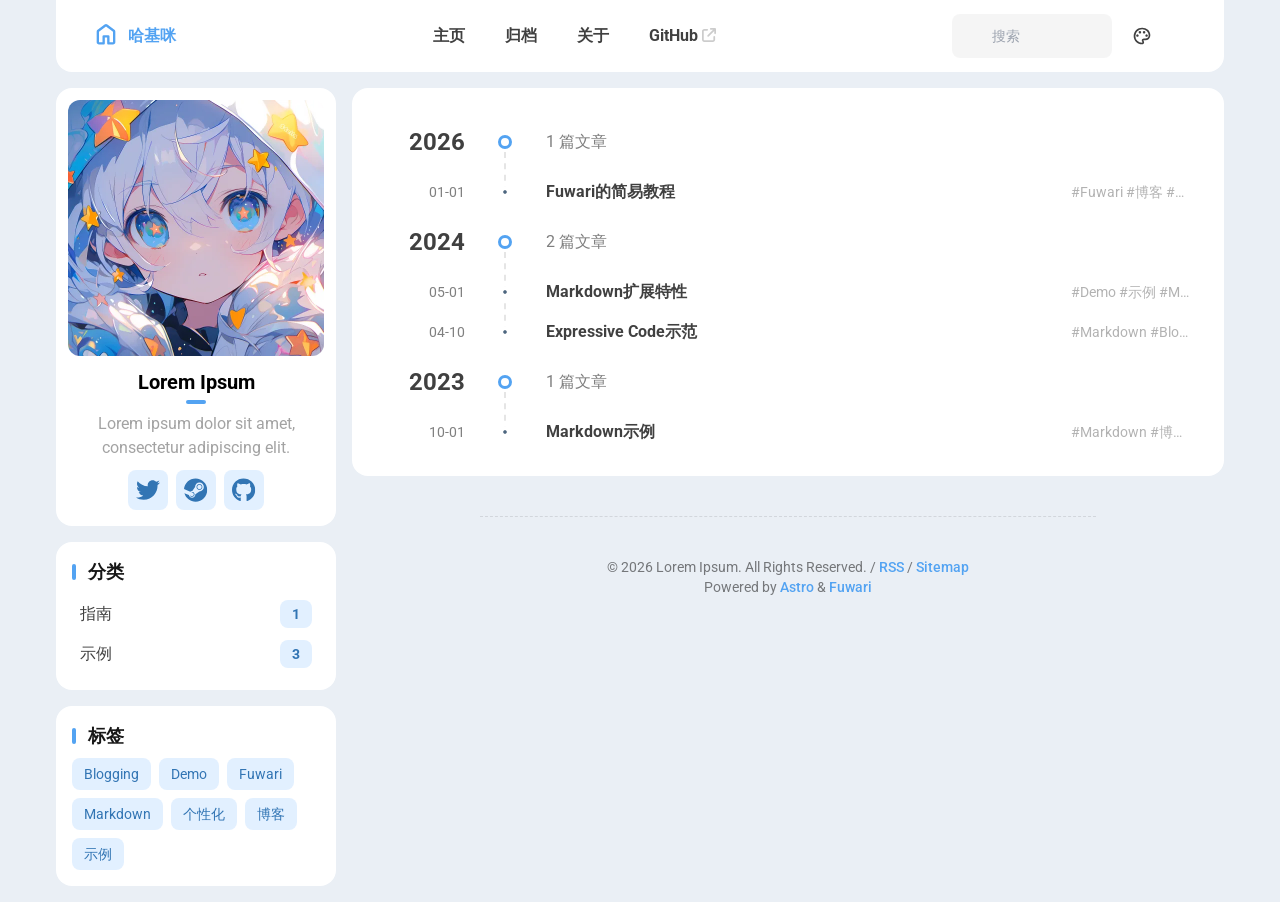
<file: archive/index.html>
<!DOCTYPE html><html lang="zh-CN" class="bg-[var(--page-bg)] transition text-[14px] md:text-[16px]" data-overlayscrollbars-initialize data-astro-cid-sckkx6r4 style="--bannerOffset: 15vh;--banner-height-home: 65vh;--banner-height: 35vh;--configHue: 250;--page-width: 75rem;"> <head><title>归档 - 哈基咪</title><meta charset="UTF-8"><meta name="description" content="归档 - 哈基咪"><meta name="author" content="Lorem Ipsum"><meta property="og:site_name" content="哈基咪"><meta property="og:url" content="https://fuwari.vercel.app/archive/"><meta property="og:title" content="归档 - 哈基咪"><meta property="og:description" content="归档 - 哈基咪"><meta property="og:type" content="website"><meta name="twitter:card" content="summary_large_image"><meta property="twitter:url" content="https://fuwari.vercel.app/archive/"><meta name="twitter:title" content="归档 - 哈基咪"><meta name="twitter:description" content="归档 - 哈基咪"><meta name="viewport" content="width=device-width"><meta name="generator" content="Astro v5.13.10"><link rel="icon" href="/favicon/favicon-light-32.png" sizes="32x32" media="(prefers-color-scheme: light)"><link rel="icon" href="/favicon/favicon-light-128.png" sizes="128x128" media="(prefers-color-scheme: light)"><link rel="icon" href="/favicon/favicon-light-180.png" sizes="180x180" media="(prefers-color-scheme: light)"><link rel="icon" href="/favicon/favicon-light-192.png" sizes="192x192" media="(prefers-color-scheme: light)"><link rel="icon" href="/favicon/favicon-dark-32.png" sizes="32x32" media="(prefers-color-scheme: dark)"><link rel="icon" href="/favicon/favicon-dark-128.png" sizes="128x128" media="(prefers-color-scheme: dark)"><link rel="icon" href="/favicon/favicon-dark-180.png" sizes="180x180" media="(prefers-color-scheme: dark)"><link rel="icon" href="/favicon/favicon-dark-192.png" sizes="192x192" media="(prefers-color-scheme: dark)"><!-- Set the theme before the page is rendered to avoid a flash --><script>(function(){const DEFAULT_THEME = "auto";
const LIGHT_MODE = "light";
const DARK_MODE = "dark";
const AUTO_MODE = "auto";
const BANNER_HEIGHT_EXTEND = 30;
const PAGE_WIDTH = 75;
const configHue = 250;

			// Load the theme from local storage
			const theme = localStorage.getItem('theme') || DEFAULT_THEME;
			switch (theme) {
				case LIGHT_MODE:
					document.documentElement.classList.remove('dark');
					break
				case DARK_MODE:
					document.documentElement.classList.add('dark');
					break
				case AUTO_MODE:
					if (window.matchMedia('(prefers-color-scheme: dark)').matches) {
						document.documentElement.classList.add('dark');
					} else {
						document.documentElement.classList.remove('dark');
					}
			}

			// Load the hue from local storage
			const hue = localStorage.getItem('hue') || configHue;
			document.documentElement.style.setProperty('--hue', hue);

			// calculate the --banner-height-extend, which needs to be a multiple of 4 to avoid blurry text
			let offset = Math.floor(window.innerHeight * (BANNER_HEIGHT_EXTEND / 100));
			offset = offset - offset % 4;
			document.documentElement.style.setProperty('--banner-height-extend', `${offset}px`);
		})();</script><!-- defines global css variables. This will be applied to <html> <body> and some other elements idk why --><link rel="alternate" type="application/rss+xml" title="Lorem Ipsum" href="https://fuwari.vercel.app/rss.xml"><link rel="stylesheet" href="/_astro/Layout.DSulWsr7.css">
<link rel="stylesheet" href="/_astro/Layout.y4KPJ9hc.css">
<link rel="stylesheet" href="/_astro/_page_.ZlghMKVQ.css">
<link rel="stylesheet" href="/_astro/_page_.DpTWXJf8.css">
<link rel="stylesheet" href="/_astro/about.BtniRLn_.css">
<style>input.svelte-1wah7ro:focus{outline:0}.search-panel.svelte-1wah7ro{max-height:calc(100vh - 100px);overflow-y:auto}#display-setting.svelte-d7tq3k input[type=range]:where(.svelte-d7tq3k){-webkit-appearance:none;height:1.5rem;background-image:var(--color-selection-bar);transition:background-image .15s ease-in-out}#display-setting.svelte-d7tq3k input[type=range]:where(.svelte-d7tq3k)::-webkit-slider-thumb{-webkit-appearance:none;height:1rem;width:.5rem;border-radius:.125rem;background:#ffffffb3;box-shadow:none}#display-setting.svelte-d7tq3k input[type=range]:where(.svelte-d7tq3k)::-webkit-slider-thumb:hover{background:#fffc}#display-setting.svelte-d7tq3k input[type=range]:where(.svelte-d7tq3k)::-webkit-slider-thumb:active{background:#fff9}#display-setting.svelte-d7tq3k input[type=range]:where(.svelte-d7tq3k)::-moz-range-thumb{-webkit-appearance:none;height:1rem;width:.5rem;border-radius:.125rem;border-width:0;background:#ffffffb3;box-shadow:none}#display-setting.svelte-d7tq3k input[type=range]:where(.svelte-d7tq3k)::-moz-range-thumb:hover{background:#fffc}#display-setting.svelte-d7tq3k input[type=range]:where(.svelte-d7tq3k)::-moz-range-thumb:active{background:#fff9}#display-setting.svelte-d7tq3k input[type=range]:where(.svelte-d7tq3k)::-ms-thumb{-webkit-appearance:none;height:1rem;width:.5rem;border-radius:.125rem;background:#ffffffb3;box-shadow:none}#display-setting.svelte-d7tq3k input[type=range]:where(.svelte-d7tq3k)::-ms-thumb:hover{background:#fffc}#display-setting.svelte-d7tq3k input[type=range]:where(.svelte-d7tq3k)::-ms-thumb:active{background:#fff9}
</style><script type="module" src="/_astro/page.Z8IJTFqj.js"></script></head> <body class=" min-h-screen transition " data-overlayscrollbars-initialize data-astro-cid-sckkx6r4 style="--bannerOffset: 15vh;--banner-height-home: 65vh;--banner-height: 35vh;--configHue: 250;--page-width: 75rem;"> <div id="config-carrier" data-hue="250"></div>    <div id="top-row" class="z-50 pointer-events-none relative transition-all duration-700 max-w-[var(--page-width)] px-0 md:px-4 mx-auto"> <div id="navbar-wrapper" class="pointer-events-auto sticky top-0 transition-all"> <div id="navbar" class="z-50 onload-animation"> <div class="absolute h-8 left-0 right-0 -top-8 bg-[var(--card-bg)] transition"></div> <!-- used for onload animation --> <div class="card-base !overflow-visible max-w-[var(--page-width)] h-[4.5rem] !rounded-t-none mx-auto flex items-center justify-between px-4"> <a href="/" class="btn-plain scale-animation rounded-lg h-[3.25rem] px-5 font-bold active:scale-95"> <div class="flex flex-row text-[var(--primary)] items-center text-md"> <svg width="1em" height="1em" class="text-[1.75rem] mb-1 mr-2" data-icon="material-symbols:home-outline-rounded">   <symbol id="ai:material-symbols:home-outline-rounded" viewBox="0 0 24 24"><path fill="currentColor" d="M6 19h3v-5q0-.425.288-.712T10 13h4q.425 0 .713.288T15 14v5h3v-9l-6-4.5L6 10zm-2 0v-9q0-.475.213-.9t.587-.7l6-4.5q.525-.4 1.2-.4t1.2.4l6 4.5q.375.275.588.7T20 10v9q0 .825-.588 1.413T18 21h-4q-.425 0-.712-.288T13 20v-5h-2v5q0 .425-.288.713T10 21H6q-.825 0-1.412-.587T4 19m8-6.75"/></symbol><use href="#ai:material-symbols:home-outline-rounded"></use>  </svg> 哈基咪 </div> </a> <div class="hidden md:flex"> <a aria-label="主页" href="/" class="btn-plain scale-animation rounded-lg h-11 font-bold px-5 active:scale-95"> <div class="flex items-center"> 主页  </div> </a><a aria-label="归档" href="/archive/" class="btn-plain scale-animation rounded-lg h-11 font-bold px-5 active:scale-95"> <div class="flex items-center"> 归档  </div> </a><a aria-label="关于" href="/about/" class="btn-plain scale-animation rounded-lg h-11 font-bold px-5 active:scale-95"> <div class="flex items-center"> 关于  </div> </a><a aria-label="GitHub" href="https://github.com/saicaca/fuwari" target="_blank" class="btn-plain scale-animation rounded-lg h-11 font-bold px-5 active:scale-95"> <div class="flex items-center"> GitHub <svg width="1em" height="1em" class="text-[0.875rem] transition -translate-y-[1px] ml-1 text-black/[0.2] dark:text-white/[0.2]" data-icon="fa6-solid:arrow-up-right-from-square">   <symbol id="ai:fa6-solid:arrow-up-right-from-square" viewBox="0 0 512 512"><path fill="currentColor" d="M320 0c-17.7 0-32 14.3-32 32s14.3 32 32 32h82.7L201.4 265.4c-12.5 12.5-12.5 32.8 0 45.3s32.8 12.5 45.3 0L448 109.3V192c0 17.7 14.3 32 32 32s32-14.3 32-32V32c0-17.7-14.3-32-32-32zM80 32C35.8 32 0 67.8 0 112v320c0 44.2 35.8 80 80 80h320c44.2 0 80-35.8 80-80V320c0-17.7-14.3-32-32-32s-32 14.3-32 32v112c0 8.8-7.2 16-16 16H80c-8.8 0-16-7.2-16-16V112c0-8.8 7.2-16 16-16h112c17.7 0 32-14.3 32-32s-14.3-32-32-32z"/></symbol><use href="#ai:fa6-solid:arrow-up-right-from-square"></use>  </svg> </div> </a> </div> <div class="flex"> <!--<SearchPanel client:load>--> <style>astro-island,astro-slot,astro-static-slot{display:contents}</style><script>(()=>{var e=async t=>{await(await t())()};(self.Astro||(self.Astro={})).only=e;window.dispatchEvent(new Event("astro:only"));})();</script><script>(()=>{var A=Object.defineProperty;var g=(i,o,a)=>o in i?A(i,o,{enumerable:!0,configurable:!0,writable:!0,value:a}):i[o]=a;var d=(i,o,a)=>g(i,typeof o!="symbol"?o+"":o,a);{let i={0:t=>m(t),1:t=>a(t),2:t=>new RegExp(t),3:t=>new Date(t),4:t=>new Map(a(t)),5:t=>new Set(a(t)),6:t=>BigInt(t),7:t=>new URL(t),8:t=>new Uint8Array(t),9:t=>new Uint16Array(t),10:t=>new Uint32Array(t),11:t=>1/0*t},o=t=>{let[l,e]=t;return l in i?i[l](e):void 0},a=t=>t.map(o),m=t=>typeof t!="object"||t===null?t:Object.fromEntries(Object.entries(t).map(([l,e])=>[l,o(e)]));class y extends HTMLElement{constructor(){super(...arguments);d(this,"Component");d(this,"hydrator");d(this,"hydrate",async()=>{var b;if(!this.hydrator||!this.isConnected)return;let e=(b=this.parentElement)==null?void 0:b.closest("astro-island[ssr]");if(e){e.addEventListener("astro:hydrate",this.hydrate,{once:!0});return}let c=this.querySelectorAll("astro-slot"),n={},h=this.querySelectorAll("template[data-astro-template]");for(let r of h){let s=r.closest(this.tagName);s!=null&&s.isSameNode(this)&&(n[r.getAttribute("data-astro-template")||"default"]=r.innerHTML,r.remove())}for(let r of c){let s=r.closest(this.tagName);s!=null&&s.isSameNode(this)&&(n[r.getAttribute("name")||"default"]=r.innerHTML)}let p;try{p=this.hasAttribute("props")?m(JSON.parse(this.getAttribute("props"))):{}}catch(r){let s=this.getAttribute("component-url")||"<unknown>",v=this.getAttribute("component-export");throw v&&(s+=` (export ${v})`),console.error(`[hydrate] Error parsing props for component ${s}`,this.getAttribute("props"),r),r}let u;await this.hydrator(this)(this.Component,p,n,{client:this.getAttribute("client")}),this.removeAttribute("ssr"),this.dispatchEvent(new CustomEvent("astro:hydrate"))});d(this,"unmount",()=>{this.isConnected||this.dispatchEvent(new CustomEvent("astro:unmount"))})}disconnectedCallback(){document.removeEventListener("astro:after-swap",this.unmount),document.addEventListener("astro:after-swap",this.unmount,{once:!0})}connectedCallback(){if(!this.hasAttribute("await-children")||document.readyState==="interactive"||document.readyState==="complete")this.childrenConnectedCallback();else{let e=()=>{document.removeEventListener("DOMContentLoaded",e),c.disconnect(),this.childrenConnectedCallback()},c=new MutationObserver(()=>{var n;((n=this.lastChild)==null?void 0:n.nodeType)===Node.COMMENT_NODE&&this.lastChild.nodeValue==="astro:end"&&(this.lastChild.remove(),e())});c.observe(this,{childList:!0}),document.addEventListener("DOMContentLoaded",e)}}async childrenConnectedCallback(){let e=this.getAttribute("before-hydration-url");e&&await import(e),this.start()}async start(){let e=JSON.parse(this.getAttribute("opts")),c=this.getAttribute("client");if(Astro[c]===void 0){window.addEventListener(`astro:${c}`,()=>this.start(),{once:!0});return}try{await Astro[c](async()=>{let n=this.getAttribute("renderer-url"),[h,{default:p}]=await Promise.all([import(this.getAttribute("component-url")),n?import(n):()=>()=>{}]),u=this.getAttribute("component-export")||"default";if(!u.includes("."))this.Component=h[u];else{this.Component=h;for(let f of u.split("."))this.Component=this.Component[f]}return this.hydrator=p,this.hydrate},e,this)}catch(n){console.error(`[astro-island] Error hydrating ${this.getAttribute("component-url")}`,n)}}attributeChangedCallback(){this.hydrate()}}d(y,"observedAttributes",["props"]),customElements.get("astro-island")||customElements.define("astro-island",y)}})();</script><astro-island uid="1QVph4" component-url="/_astro/Search.Dyki_PZ4.js" component-export="default" renderer-url="/_astro/client.svelte.BtEbdPyR.js" props="{}" ssr client="only" opts="{&quot;name&quot;:&quot;Search&quot;,&quot;value&quot;:&quot;svelte&quot;}"></astro-island> <button aria-label="Display Settings" class="btn-plain scale-animation rounded-lg h-11 w-11 active:scale-90" id="display-settings-switch"> <svg width="1em" height="1em" class="text-[1.25rem]" data-icon="material-symbols:palette-outline">   <symbol id="ai:material-symbols:palette-outline" viewBox="0 0 24 24"><path fill="currentColor" d="M12 22q-2.05 0-3.875-.788t-3.187-2.15t-2.15-3.187T2 12q0-2.075.813-3.9t2.2-3.175T8.25 2.788T12.2 2q2 0 3.775.688t3.113 1.9t2.125 2.875T22 11.05q0 2.875-1.75 4.413T16 17h-1.85q-.225 0-.312.125t-.088.275q0 .3.375.863t.375 1.287q0 1.25-.687 1.85T12 22m-5.5-9q.65 0 1.075-.425T8 11.5t-.425-1.075T6.5 10t-1.075.425T5 11.5t.425 1.075T6.5 13m3-4q.65 0 1.075-.425T11 7.5t-.425-1.075T9.5 6t-1.075.425T8 7.5t.425 1.075T9.5 9m5 0q.65 0 1.075-.425T16 7.5t-.425-1.075T14.5 6t-1.075.425T13 7.5t.425 1.075T14.5 9m3 4q.65 0 1.075-.425T19 11.5t-.425-1.075T17.5 10t-1.075.425T16 11.5t.425 1.075T17.5 13M12 20q.225 0 .363-.125t.137-.325q0-.35-.375-.825T11.75 17.3q0-1.05.725-1.675T14.25 15H16q1.65 0 2.825-.962T20 11.05q0-3.025-2.312-5.038T12.2 4Q8.8 4 6.4 6.325T4 12q0 3.325 2.338 5.663T12 20"/></symbol><use href="#ai:material-symbols:palette-outline"></use>  </svg> </button> <astro-island uid="2e1pL5" component-url="/_astro/LightDarkSwitch.BSapTNdP.js" component-export="default" renderer-url="/_astro/client.svelte.BtEbdPyR.js" props="{}" ssr client="only" opts="{&quot;name&quot;:&quot;LightDarkSwitch&quot;,&quot;value&quot;:&quot;svelte&quot;}"></astro-island> <button aria-label="Menu" name="Nav Menu" class="btn-plain scale-animation rounded-lg w-11 h-11 active:scale-90 md:!hidden" id="nav-menu-switch"> <svg width="1em" height="1em" class="text-[1.25rem]" data-icon="material-symbols:menu-rounded">   <symbol id="ai:material-symbols:menu-rounded" viewBox="0 0 24 24"><path fill="currentColor" d="M4 18q-.425 0-.712-.288T3 17t.288-.712T4 16h16q.425 0 .713.288T21 17t-.288.713T20 18zm0-5q-.425 0-.712-.288T3 12t.288-.712T4 11h16q.425 0 .713.288T21 12t-.288.713T20 13zm0-5q-.425 0-.712-.288T3 7t.288-.712T4 6h16q.425 0 .713.288T21 7t-.288.713T20 8z"/></symbol><use href="#ai:material-symbols:menu-rounded"></use>  </svg> </button> </div> <div id="nav-menu-panel" class="float-panel float-panel-closed absolute transition-all fixed right-4 px-2 py-2"> <a href="/" class="group flex justify-between items-center py-2 pl-3 pr-1 rounded-lg gap-8
            hover:bg-[var(--btn-plain-bg-hover)] active:bg-[var(--btn-plain-bg-active)] transition
        "> <div class="transition text-black/75 dark:text-white/75 font-bold group-hover:text-[var(--primary)] group-active:text-[var(--primary)]"> 主页 </div> <svg width="1em" height="1em" class="transition text-[1.25rem] text-[var(--primary)]" data-icon="material-symbols:chevron-right-rounded">   <symbol id="ai:material-symbols:chevron-right-rounded" viewBox="0 0 24 24"><path fill="currentColor" d="M12.6 12L8.7 8.1q-.275-.275-.275-.7t.275-.7t.7-.275t.7.275l4.6 4.6q.15.15.213.325t.062.375t-.062.375t-.213.325l-4.6 4.6q-.275.275-.7.275t-.7-.275t-.275-.7t.275-.7z"/></symbol><use href="#ai:material-symbols:chevron-right-rounded"></use>  </svg>  </a><a href="/archive/" class="group flex justify-between items-center py-2 pl-3 pr-1 rounded-lg gap-8
            hover:bg-[var(--btn-plain-bg-hover)] active:bg-[var(--btn-plain-bg-active)] transition
        "> <div class="transition text-black/75 dark:text-white/75 font-bold group-hover:text-[var(--primary)] group-active:text-[var(--primary)]"> 归档 </div> <svg width="1em" height="1em" viewBox="0 0 24 24" class="transition text-[1.25rem] text-[var(--primary)]" data-icon="material-symbols:chevron-right-rounded">   <use href="#ai:material-symbols:chevron-right-rounded"></use>  </svg>  </a><a href="/about/" class="group flex justify-between items-center py-2 pl-3 pr-1 rounded-lg gap-8
            hover:bg-[var(--btn-plain-bg-hover)] active:bg-[var(--btn-plain-bg-active)] transition
        "> <div class="transition text-black/75 dark:text-white/75 font-bold group-hover:text-[var(--primary)] group-active:text-[var(--primary)]"> 关于 </div> <svg width="1em" height="1em" viewBox="0 0 24 24" class="transition text-[1.25rem] text-[var(--primary)]" data-icon="material-symbols:chevron-right-rounded">   <use href="#ai:material-symbols:chevron-right-rounded"></use>  </svg>  </a><a href="https://github.com/saicaca/fuwari" class="group flex justify-between items-center py-2 pl-3 pr-1 rounded-lg gap-8
            hover:bg-[var(--btn-plain-bg-hover)] active:bg-[var(--btn-plain-bg-active)] transition
        " target="_blank"> <div class="transition text-black/75 dark:text-white/75 font-bold group-hover:text-[var(--primary)] group-active:text-[var(--primary)]"> GitHub </div>  <svg width="1em" height="1em" viewBox="0 0 512 512" class="transition text-[0.75rem] text-black/25 dark:text-white/25 -translate-x-1" data-icon="fa6-solid:arrow-up-right-from-square">   <use href="#ai:fa6-solid:arrow-up-right-from-square"></use>  </svg> </a> </div> <astro-island uid="Z29FIbP" component-url="/_astro/DisplaySettings.CcQr5-8Z.js" component-export="default" renderer-url="/_astro/client.svelte.BtEbdPyR.js" props="{}" ssr client="only" opts="{&quot;name&quot;:&quot;DisplaySettings&quot;,&quot;value&quot;:&quot;svelte&quot;}"></astro-island> </div> </div> <script type="module">function c(){localStorage.theme==="dark"?(document.documentElement.classList.remove("dark"),localStorage.theme="light"):(document.documentElement.classList.add("dark"),localStorage.theme="dark")}function o(){let t=document.getElementById("scheme-switch");t&&(t.onclick=function(){c()});let n=document.getElementById("display-settings-switch");n&&(n.onclick=function(){let e=document.getElementById("display-setting");e&&e.classList.toggle("float-panel-closed")});let l=document.getElementById("nav-menu-switch");l&&(l.onclick=function(){let e=document.getElementById("nav-menu-panel");e&&e.classList.toggle("float-panel-closed")})}o();</script> <script>(function(){const scriptUrl = "/pagefind/pagefind.js";

async function loadPagefind() {
    try {
        const response = await fetch(scriptUrl, { method: 'HEAD' });
        if (!response.ok) {
            throw new Error(`Pagefind script not found: ${response.status}`);
        }

        const pagefind = await import(scriptUrl);

        await pagefind.options({
            excerptLength: 20
        });

        window.pagefind = pagefind;

        document.dispatchEvent(new CustomEvent('pagefindready'));
        console.log('Pagefind loaded and initialized successfully, event dispatched.');
    } catch (error) {
        console.error('Failed to load Pagefind:', error);
        window.pagefind = {
            search: () => Promise.resolve({ results: [] }),
            options: () => Promise.resolve(),
        };
        document.dispatchEvent(new CustomEvent('pagefindloaderror'));
        console.log('Pagefind load error, event dispatched.');
    }
}

if (document.readyState === 'loading') {
    document.addEventListener('DOMContentLoaded', loadPagefind);
} else {
    loadPagefind();
}
})();</script> </div> </div>   <div class="absolute w-full z-30 pointer-events-none" style="top: 5.5rem"> <!-- The pointer-events-none here prevent blocking the click event of the TOC --> <div class="relative max-w-[var(--page-width)] mx-auto pointer-events-auto"> <div id="main-grid" class="transition duration-700 w-full left-0 right-0 grid grid-cols-[17.5rem_auto] grid-rows-[auto_1fr_auto] lg:grid-rows-[auto]
    mx-auto gap-4 px-0 md:px-4"> <!-- Banner image credit -->  <div id="sidebar" class="mb-4 row-start-2 row-end-3 col-span-2 lg:row-start-1 lg:row-end-2 lg:col-span-1 lg:max-w-[17.5rem] onload-animation w-full"> <div class="flex flex-col w-full gap-4 mb-4"> <div class="card-base p-3"> <a aria-label="Go to About Page" href="/about/" class="group block relative mx-auto mt-1 lg:mx-0 lg:mt-0 mb-3
       max-w-[12rem] lg:max-w-none overflow-hidden rounded-xl active:scale-95"> <div class="absolute transition pointer-events-none group-hover:bg-black/30 group-active:bg-black/50
        w-full h-full z-50 flex items-center justify-center"> <svg width="1.13em" height="1em" class="transition opacity-0 scale-90 group-hover:scale-100 group-hover:opacity-100 text-white text-5xl" data-icon="fa6-regular:address-card">   <symbol id="ai:fa6-regular:address-card" viewBox="0 0 576 512"><path fill="currentColor" d="M512 80c8.8 0 16 7.2 16 16v320c0 8.8-7.2 16-16 16H64c-8.8 0-16-7.2-16-16V96c0-8.8 7.2-16 16-16zM64 32C28.7 32 0 60.7 0 96v320c0 35.3 28.7 64 64 64h448c35.3 0 64-28.7 64-64V96c0-35.3-28.7-64-64-64zm144 224a64 64 0 1 0 0-128a64 64 0 1 0 0 128m-32 32c-44.2 0-80 35.8-80 80c0 8.8 7.2 16 16 16h192c8.8 0 16-7.2 16-16c0-44.2-35.8-80-80-80zm200-144c-13.3 0-24 10.7-24 24s10.7 24 24 24h80c13.3 0 24-10.7 24-24s-10.7-24-24-24zm0 96c-13.3 0-24 10.7-24 24s10.7 24 24 24h80c13.3 0 24-10.7 24-24s-10.7-24-24-24z"/></symbol><use href="#ai:fa6-regular:address-card"></use>  </svg> </div> <div class="mx-auto lg:w-full h-full lg:mt-0  overflow-hidden relative"> <div class="transition absolute inset-0 dark:bg-black/10 bg-opacity-50 pointer-events-none"></div> <img src="/_astro/demo-avatar.CxcI0ivM_1nbuVe.webp" alt="Profile Image of the Author" style="object-position: center" loading="lazy" decoding="async" fetchpriority="auto" width="512" height="512" class="w-full h-full object-cover">  </div> </a> <div class="px-2"> <div class="font-bold text-xl text-center mb-1 dark:text-neutral-50 transition">Lorem Ipsum</div> <div class="h-1 w-5 bg-[var(--primary)] mx-auto rounded-full mb-2 transition"></div> <div class="text-center text-neutral-400 mb-2.5 transition">Lorem ipsum dolor sit amet, consectetur adipiscing elit.</div> <div class="flex flex-wrap gap-2 justify-center mb-1"> <a rel="me" aria-label="Twitter" href="https://twitter.com" target="_blank" class="btn-regular rounded-lg h-10 w-10 active:scale-90"> <svg width="1em" height="1em" class="text-[1.5rem]" data-icon="fa6-brands:twitter">   <symbol id="ai:fa6-brands:twitter" viewBox="0 0 512 512"><path fill="currentColor" d="M459.37 151.716c.325 4.548.325 9.097.325 13.645c0 138.72-105.583 298.558-298.558 298.558c-59.452 0-114.68-17.219-161.137-47.106c8.447.974 16.568 1.299 25.34 1.299c49.055 0 94.213-16.568 130.274-44.832c-46.132-.975-84.792-31.188-98.112-72.772c6.498.974 12.995 1.624 19.818 1.624c9.421 0 18.843-1.3 27.614-3.573c-48.081-9.747-84.143-51.98-84.143-102.985v-1.299c13.969 7.797 30.214 12.67 47.431 13.319c-28.264-18.843-46.781-51.005-46.781-87.391c0-19.492 5.197-37.36 14.294-52.954c51.655 63.675 129.3 105.258 216.365 109.807c-1.624-7.797-2.599-15.918-2.599-24.04c0-57.828 46.782-104.934 104.934-104.934c30.213 0 57.502 12.67 76.67 33.137c23.715-4.548 46.456-13.32 66.599-25.34c-7.798 24.366-24.366 44.833-46.132 57.827c21.117-2.273 41.584-8.122 60.426-16.243c-14.292 20.791-32.161 39.308-52.628 54.253"/></symbol><use href="#ai:fa6-brands:twitter"></use>  </svg> </a><a rel="me" aria-label="Steam" href="https://store.steampowered.com" target="_blank" class="btn-regular rounded-lg h-10 w-10 active:scale-90"> <svg width="0.97em" height="1em" class="text-[1.5rem]" data-icon="fa6-brands:steam">   <symbol id="ai:fa6-brands:steam" viewBox="0 0 496 512"><path fill="currentColor" d="M496 256c0 137-111.2 248-248.4 248c-113.8 0-209.6-76.3-239-180.4l95.2 39.3c6.4 32.1 34.9 56.4 68.9 56.4c39.2 0 71.9-32.4 70.2-73.5l84.5-60.2c52.1 1.3 95.8-40.9 95.8-93.5c0-51.6-42-93.5-93.7-93.5s-93.7 42-93.7 93.5v1.2L176.6 279c-15.5-.9-30.7 3.4-43.5 12.1L0 236.1C10.2 108.4 117.1 8 247.6 8C384.8 8 496 119 496 256M155.7 384.3l-30.5-12.6a52.8 52.8 0 0 0 27.2 25.8c26.9 11.2 57.8-1.6 69-28.4c5.4-13 5.5-27.3.1-40.3S206 305.6 193 300.2c-12.9-5.4-26.7-5.2-38.9-.6l31.5 13c19.8 8.2 29.2 30.9 20.9 50.7c-8.3 19.9-31 29.2-50.8 21m173.8-129.9c-34.4 0-62.4-28-62.4-62.3s28-62.3 62.4-62.3s62.4 28 62.4 62.3s-27.9 62.3-62.4 62.3m.1-15.6c25.9 0 46.9-21 46.9-46.8c0-25.9-21-46.8-46.9-46.8s-46.9 21-46.9 46.8c.1 25.8 21.1 46.8 46.9 46.8"/></symbol><use href="#ai:fa6-brands:steam"></use>  </svg> </a><a rel="me" aria-label="GitHub" href="https://github.com/saicaca/fuwari" target="_blank" class="btn-regular rounded-lg h-10 w-10 active:scale-90"> <svg width="0.97em" height="1em" class="text-[1.5rem]" data-icon="fa6-brands:github">   <symbol id="ai:fa6-brands:github" viewBox="0 0 496 512"><path fill="currentColor" d="M165.9 397.4c0 2-2.3 3.6-5.2 3.6c-3.3.3-5.6-1.3-5.6-3.6c0-2 2.3-3.6 5.2-3.6c3-.3 5.6 1.3 5.6 3.6m-31.1-4.5c-.7 2 1.3 4.3 4.3 4.9c2.6 1 5.6 0 6.2-2s-1.3-4.3-4.3-5.2c-2.6-.7-5.5.3-6.2 2.3m44.2-1.7c-2.9.7-4.9 2.6-4.6 4.9c.3 2 2.9 3.3 5.9 2.6c2.9-.7 4.9-2.6 4.6-4.6c-.3-1.9-3-3.2-5.9-2.9M244.8 8C106.1 8 0 113.3 0 252c0 110.9 69.8 205.8 169.5 239.2c12.8 2.3 17.3-5.6 17.3-12.1c0-6.2-.3-40.4-.3-61.4c0 0-70 15-84.7-29.8c0 0-11.4-29.1-27.8-36.6c0 0-22.9-15.7 1.6-15.4c0 0 24.9 2 38.6 25.8c21.9 38.6 58.6 27.5 72.9 20.9c2.3-16 8.8-27.1 16-33.7c-55.9-6.2-112.3-14.3-112.3-110.5c0-27.5 7.6-41.3 23.6-58.9c-2.6-6.5-11.1-33.3 2.6-67.9c20.9-6.5 69 27 69 27c20-5.6 41.5-8.5 62.8-8.5s42.8 2.9 62.8 8.5c0 0 48.1-33.6 69-27c13.7 34.7 5.2 61.4 2.6 67.9c16 17.7 25.8 31.5 25.8 58.9c0 96.5-58.9 104.2-114.8 110.5c9.2 7.9 17 22.9 17 46.4c0 33.7-.3 75.4-.3 83.6c0 6.5 4.6 14.4 17.3 12.1C428.2 457.8 496 362.9 496 252C496 113.3 383.5 8 244.8 8M97.2 352.9c-1.3 1-1 3.3.7 5.2c1.6 1.6 3.9 2.3 5.2 1c1.3-1 1-3.3-.7-5.2c-1.6-1.6-3.9-2.3-5.2-1m-10.8-8.1c-.7 1.3.3 2.9 2.3 3.9c1.6 1 3.6.7 4.3-.7c.7-1.3-.3-2.9-2.3-3.9c-2-.6-3.6-.3-4.3.7m32.4 35.6c-1.6 1.3-1 4.3 1.3 6.2c2.3 2.3 5.2 2.6 6.5 1c1.3-1.3.7-4.3-1.3-6.2c-2.2-2.3-5.2-2.6-6.5-1m-11.4-14.7c-1.6 1-1.6 3.6 0 5.9s4.3 3.3 5.6 2.3c1.6-1.3 1.6-3.9 0-6.2c-1.4-2.3-4-3.3-5.6-2"/></symbol><use href="#ai:fa6-brands:github"></use>  </svg> </a>  </div> </div> </div> </div> <div id="sidebar-sticky" class="transition-all duration-700 flex flex-col w-full gap-4 top-4 sticky top-4"> <widget-layout data-id="categories" data-is-collapsed="false" class="pb-4 card-base onload-animation" style="animation-delay: 150ms; --collapsedHeight: 7.5rem;" data-astro-cid-ucso7hve="true"> <div class="font-bold transition text-lg text-neutral-900 dark:text-neutral-100 relative ml-8 mt-4 mb-2
        before:w-1 before:h-4 before:rounded-md before:bg-[var(--primary)]
        before:absolute before:left-[-16px] before:top-[5.5px]" data-astro-cid-ucso7hve style="--collapsedHeight: 7.5rem;">分类</div> <div id="categories" class="collapse-wrapper px-4 overflow-hidden" data-astro-cid-ucso7hve style="--collapsedHeight: 7.5rem;"> <a href="/archive/?category=%E6%8C%87%E5%8D%97" aria-label="View all posts in the 指南 category"> <button class="
            w-full
            h-10
            rounded-lg
            bg-none
            hover:bg-[var(--btn-plain-bg-hover)]
            active:bg-[var(--btn-plain-bg-active)]
            transition-all
            pl-2
            hover:pl-3
            
            text-neutral-700
            hover:text-[var(--primary)]
            dark:text-neutral-300
            dark:hover:text-[var(--primary)]
        "> <div class="flex items-center justify-between relative mr-2"> <div class="overflow-hidden text-left whitespace-nowrap overflow-ellipsis  "> 指南 </div> <div class="transition px-2 h-7 ml-4 min-w-[2rem] rounded-lg text-sm font-bold
                    text-[var(--btn-content)] dark:text-[var(--deep-text)]
                    bg-[var(--btn-regular-bg)] dark:bg-[var(--primary)]
                    flex items-center justify-center"> 1 </div> </div> </button> </a><a href="/archive/?category=%E7%A4%BA%E4%BE%8B" aria-label="View all posts in the 示例 category"> <button class="
            w-full
            h-10
            rounded-lg
            bg-none
            hover:bg-[var(--btn-plain-bg-hover)]
            active:bg-[var(--btn-plain-bg-active)]
            transition-all
            pl-2
            hover:pl-3
            
            text-neutral-700
            hover:text-[var(--primary)]
            dark:text-neutral-300
            dark:hover:text-[var(--primary)]
        "> <div class="flex items-center justify-between relative mr-2"> <div class="overflow-hidden text-left whitespace-nowrap overflow-ellipsis  "> 示例 </div> <div class="transition px-2 h-7 ml-4 min-w-[2rem] rounded-lg text-sm font-bold
                    text-[var(--btn-content)] dark:text-[var(--deep-text)]
                    bg-[var(--btn-regular-bg)] dark:bg-[var(--primary)]
                    flex items-center justify-center"> 3 </div> </div> </button> </a> </div>  </widget-layout>  <script type="module">class d extends HTMLElement{constructor(){if(super(),this.dataset.isCollapsed!=="true")return;const e=this.dataset.id,t=this.querySelector(".expand-btn"),s=this.querySelector(`#${e}`);t.addEventListener("click",()=>{s.classList.remove("collapsed"),t.classList.add("hidden")})}}customElements.get("widget-layout")||customElements.define("widget-layout",d);</script> <widget-layout data-id="tags" data-is-collapsed="false" class="pb-4 card-base onload-animation" style="animation-delay: 200ms; --collapsedHeight: 7.5rem;" data-astro-cid-ucso7hve="true"> <div class="font-bold transition text-lg text-neutral-900 dark:text-neutral-100 relative ml-8 mt-4 mb-2
        before:w-1 before:h-4 before:rounded-md before:bg-[var(--primary)]
        before:absolute before:left-[-16px] before:top-[5.5px]" data-astro-cid-ucso7hve style="--collapsedHeight: 7.5rem;">标签</div> <div id="tags" class="collapse-wrapper px-4 overflow-hidden" data-astro-cid-ucso7hve style="--collapsedHeight: 7.5rem;">  <div class="flex gap-2 flex-wrap"> <a href="/archive/?tag=Blogging" aria-label="View all posts with the Blogging tag" class="btn-regular h-8 text-sm px-3 rounded-lg">  Blogging </a><a href="/archive/?tag=Demo" aria-label="View all posts with the Demo tag" class="btn-regular h-8 text-sm px-3 rounded-lg">  Demo </a><a href="/archive/?tag=Fuwari" aria-label="View all posts with the Fuwari tag" class="btn-regular h-8 text-sm px-3 rounded-lg">  Fuwari </a><a href="/archive/?tag=Markdown" aria-label="View all posts with the Markdown tag" class="btn-regular h-8 text-sm px-3 rounded-lg">  Markdown </a><a href="/archive/?tag=%E4%B8%AA%E6%80%A7%E5%8C%96" aria-label="View all posts with the 个性化 tag" class="btn-regular h-8 text-sm px-3 rounded-lg">  个性化 </a><a href="/archive/?tag=%E5%8D%9A%E5%AE%A2" aria-label="View all posts with the 博客 tag" class="btn-regular h-8 text-sm px-3 rounded-lg">  博客 </a><a href="/archive/?tag=%E7%A4%BA%E4%BE%8B" aria-label="View all posts with the 示例 tag" class="btn-regular h-8 text-sm px-3 rounded-lg">  示例 </a> </div>  </div>  </widget-layout>   </div> </div> <main id="swup-container" class="transition-swup-fade col-span-2 lg:col-span-1 overflow-hidden"> <div id="content-wrapper" class="onload-animation"> <!-- the overflow-hidden here prevent long text break the layout--> <!-- make id different from windows.swup global property -->  <astro-island uid="YSHVK" component-url="/_astro/ArchivePanel.BAGGqS3v.js" component-export="default" renderer-url="/_astro/client.svelte.BtEbdPyR.js" props="{&quot;sortedPosts&quot;:[1,[[0,{&quot;slug&quot;:[0,&quot;guide&quot;],&quot;data&quot;:[0,{&quot;title&quot;:[0,&quot;Fuwari的简易教程&quot;],&quot;published&quot;:[3,&quot;2026-01-01T00:00:00.000Z&quot;],&quot;draft&quot;:[0,false],&quot;description&quot;:[0,&quot;如何使用这个模版&quot;],&quot;image&quot;:[0,&quot;./cover.jpeg&quot;],&quot;tags&quot;:[1,[[0,&quot;Fuwari&quot;],[0,&quot;博客&quot;],[0,&quot;个性化&quot;]]],&quot;category&quot;:[0,&quot;指南&quot;],&quot;lang&quot;:[0,&quot;&quot;],&quot;prevTitle&quot;:[0,&quot;&quot;],&quot;prevSlug&quot;:[0,&quot;&quot;],&quot;nextTitle&quot;:[0,&quot;&quot;],&quot;nextSlug&quot;:[0,&quot;&quot;]}]}],[0,{&quot;slug&quot;:[0,&quot;markdown-extended&quot;],&quot;data&quot;:[0,{&quot;title&quot;:[0,&quot;Markdown扩展特性&quot;],&quot;published&quot;:[3,&quot;2024-05-01T00:00:00.000Z&quot;],&quot;updated&quot;:[3,&quot;2024-11-29T00:00:00.000Z&quot;],&quot;draft&quot;:[0,false],&quot;description&quot;:[0,&quot;了解更多Fuwari中的Markdown语法特性&quot;],&quot;image&quot;:[0,&quot;&quot;],&quot;tags&quot;:[1,[[0,&quot;Demo&quot;],[0,&quot;示例&quot;],[0,&quot;Markdown&quot;],[0,&quot;Fuwari&quot;]]],&quot;category&quot;:[0,&quot;示例&quot;],&quot;lang&quot;:[0,&quot;&quot;],&quot;prevTitle&quot;:[0,&quot;&quot;],&quot;prevSlug&quot;:[0,&quot;&quot;],&quot;nextTitle&quot;:[0,&quot;&quot;],&quot;nextSlug&quot;:[0,&quot;&quot;]}]}],[0,{&quot;slug&quot;:[0,&quot;expressive-code&quot;],&quot;data&quot;:[0,{&quot;title&quot;:[0,&quot;Expressive Code示范&quot;],&quot;published&quot;:[3,&quot;2024-04-10T00:00:00.000Z&quot;],&quot;draft&quot;:[0,false],&quot;description&quot;:[0,&quot;当使用Expressive Code时代码块长什么样&quot;],&quot;image&quot;:[0,&quot;&quot;],&quot;tags&quot;:[1,[[0,&quot;Markdown&quot;],[0,&quot;Blogging&quot;],[0,&quot;Demo&quot;]]],&quot;category&quot;:[0,&quot;示例&quot;],&quot;lang&quot;:[0,&quot;&quot;],&quot;prevTitle&quot;:[0,&quot;&quot;],&quot;prevSlug&quot;:[0,&quot;&quot;],&quot;nextTitle&quot;:[0,&quot;&quot;],&quot;nextSlug&quot;:[0,&quot;&quot;]}]}],[0,{&quot;slug&quot;:[0,&quot;markdown&quot;],&quot;data&quot;:[0,{&quot;title&quot;:[0,&quot;Markdown示例&quot;],&quot;published&quot;:[3,&quot;2023-10-01T00:00:00.000Z&quot;],&quot;draft&quot;:[0,false],&quot;description&quot;:[0,&quot;一个简单Markdown博客帖子示例&quot;],&quot;image&quot;:[0,&quot;&quot;],&quot;tags&quot;:[1,[[0,&quot;Markdown&quot;],[0,&quot;博客&quot;],[0,&quot;Demo&quot;]]],&quot;category&quot;:[0,&quot;示例&quot;],&quot;lang&quot;:[0,&quot;&quot;],&quot;prevTitle&quot;:[0,&quot;&quot;],&quot;prevSlug&quot;:[0,&quot;&quot;],&quot;nextTitle&quot;:[0,&quot;&quot;],&quot;nextSlug&quot;:[0,&quot;&quot;]}]}]]]}" ssr client="only" opts="{&quot;name&quot;:&quot;ArchivePanel&quot;,&quot;value&quot;:&quot;svelte&quot;}"></astro-island>  <div class="footer col-span-2 onload-animation hidden lg:block"> <!--<div class="border-t border-[var(&#45;&#45;primary)] mx-16 border-dashed py-8 max-w-[var(&#45;&#45;page-width)] flex flex-col items-center justify-center px-6">--><div class="transition border-t border-black/10 dark:border-white/15 my-10 border-dashed mx-32"></div> <!--<div class="transition bg-[oklch(92%_0.01_var(&#45;&#45;hue))] dark:bg-black rounded-2xl py-8 mt-4 mb-8 flex flex-col items-center justify-center px-6">--> <div class="transition border-dashed border-[oklch(85%_0.01_var(--hue))] dark:border-white/15 rounded-2xl mb-12 flex flex-col items-center justify-center px-6"> <div class="transition text-50 text-sm text-center">
&copy; <span id="copyright-year">2026</span> Lorem Ipsum. All Rights Reserved. /
<a class="transition link text-[var(--primary)] font-medium" target="_blank" href="/rss.xml">RSS</a> /
<a class="transition link text-[var(--primary)] font-medium" target="_blank" href="/sitemap-index.xml">Sitemap</a><br>
Powered by
<a class="transition link text-[var(--primary)] font-medium" target="_blank" href="https://astro.build">Astro</a> &
<a class="transition link text-[var(--primary)] font-medium" target="_blank" href="https://github.com/saicaca/fuwari">Fuwari</a> </div> </div> </div> </div> </main> <div class="footer col-span-2 onload-animation block lg:hidden"> <!--<div class="border-t border-[var(&#45;&#45;primary)] mx-16 border-dashed py-8 max-w-[var(&#45;&#45;page-width)] flex flex-col items-center justify-center px-6">--><div class="transition border-t border-black/10 dark:border-white/15 my-10 border-dashed mx-32"></div> <!--<div class="transition bg-[oklch(92%_0.01_var(&#45;&#45;hue))] dark:bg-black rounded-2xl py-8 mt-4 mb-8 flex flex-col items-center justify-center px-6">--> <div class="transition border-dashed border-[oklch(85%_0.01_var(--hue))] dark:border-white/15 rounded-2xl mb-12 flex flex-col items-center justify-center px-6"> <div class="transition text-50 text-sm text-center">
&copy; <span id="copyright-year">2026</span> Lorem Ipsum. All Rights Reserved. /
<a class="transition link text-[var(--primary)] font-medium" target="_blank" href="/rss.xml">RSS</a> /
<a class="transition link text-[var(--primary)] font-medium" target="_blank" href="/sitemap-index.xml">Sitemap</a><br>
Powered by
<a class="transition link text-[var(--primary)] font-medium" target="_blank" href="https://astro.build">Astro</a> &
<a class="transition link text-[var(--primary)] font-medium" target="_blank" href="https://github.com/saicaca/fuwari">Fuwari</a> </div> </div> </div> </div> <!-- There can't be a filter on parent element, or it will break `fixed` --><div class="back-to-top-wrapper hidden lg:block" data-astro-cid-eymb5ayk> <div id="back-to-top-btn" class="back-to-top-btn hide flex items-center rounded-2xl overflow-hidden transition" onclick="backToTop()" data-astro-cid-eymb5ayk> <button aria-label="Back to Top" class="btn-card h-[3.75rem] w-[3.75rem]" data-astro-cid-eymb5ayk> <svg width="1em" height="1em" class="mx-auto" data-astro-cid-eymb5ayk="true" data-icon="material-symbols:keyboard-arrow-up-rounded">   <symbol id="ai:material-symbols:keyboard-arrow-up-rounded" viewBox="0 0 24 24"><path fill="currentColor" d="m12 10.8l-3.9 3.9q-.275.275-.7.275t-.7-.275t-.275-.7t.275-.7l4.6-4.6q.3-.3.7-.3t.7.3l4.6 4.6q.275.275.275.7t-.275.7t-.7.275t-.7-.275z"/></symbol><use href="#ai:material-symbols:keyboard-arrow-up-rounded"></use>  </svg> </button> </div> </div>  <script>
function backToTop() {
    window.scroll({ top: 0, behavior: 'smooth' });
}
</script> </div> </div>  <div class="absolute w-full z-0 hidden 2xl:block"> <div class="relative max-w-[var(--page-width)] mx-auto"> <!-- TOC component --> <div id="toc-wrapper" class="hidden lg:block transition absolute top-0 -right-[var(--toc-width)] w-[var(--toc-width)] items-center"> <div id="toc-inner-wrapper" class="fixed top-14 w-[var(--toc-width)] h-[calc(100vh_-_20rem)] overflow-y-scroll overflow-x-hidden hide-scrollbar"> <div id="toc" class="w-full h-full transition-swup-fade "> <div class="h-8 w-full"></div> <script type="module">class l extends HTMLElement{tocEl=null;visibleClass="visible";observer;anchorNavTarget=null;headingIdxMap=new Map;headings=[];sections=[];tocEntries=[];active=[];activeIndicator=null;constructor(){super(),this.observer=new IntersectionObserver(this.markVisibleSection,{threshold:0})}markVisibleSection=t=>{t.forEach(e=>{const i=e.target.children[0]?.getAttribute("id"),s=i?this.headingIdxMap.get(i):void 0;s!=null&&(this.active[s]=e.isIntersecting),e.isIntersecting&&this.anchorNavTarget==e.target.firstChild&&(this.anchorNavTarget=null)}),this.active.includes(!0)||this.fallback(),this.update()};toggleActiveHeading=()=>{let t=this.active.length-1,e=this.active.length-1,i=-1;for(;t>=0&&!this.active[t];)this.tocEntries[t].classList.remove(this.visibleClass),t--;for(;t>=0&&this.active[t];)this.tocEntries[t].classList.add(this.visibleClass),e=Math.min(e,t),i=Math.max(i,t),t--;for(;t>=0;)this.tocEntries[t].classList.remove(this.visibleClass),t--;if(e>i)this.activeIndicator?.setAttribute("style","opacity: 0");else{let s=this.tocEl?.getBoundingClientRect().top||0,n=this.tocEl?.scrollTop||0,o=this.tocEntries[e].getBoundingClientRect().top-s+n,c=this.tocEntries[i].getBoundingClientRect().bottom-s+n;this.activeIndicator?.setAttribute("style",`top: ${o}px; height: ${c-o}px`)}};scrollToActiveHeading=()=>{if(this.anchorNavTarget||!this.tocEl)return;const t=document.querySelectorAll(`#toc .${this.visibleClass}`);if(!t.length)return;const e=t[0],i=t[t.length-1],s=this.tocEl.clientHeight;let n;i.getBoundingClientRect().bottom-e.getBoundingClientRect().top<.9*s?n=e.offsetTop-32:n=i.offsetTop-s*.8,this.tocEl.scrollTo({top:n,left:0,behavior:"smooth"})};update=()=>{requestAnimationFrame(()=>{this.toggleActiveHeading(),this.scrollToActiveHeading()})};fallback=()=>{if(this.sections.length)for(let t=0;t<this.sections.length;t++){let e=this.sections[t].getBoundingClientRect().top,i=this.sections[t].getBoundingClientRect().bottom;if(this.isInRange(e,0,window.innerHeight)||this.isInRange(i,0,window.innerHeight)||e<0&&i>window.innerHeight)this.markActiveHeading(t);else if(e>window.innerHeight)break}};markActiveHeading=t=>{this.active[t]=!0};handleAnchorClick=t=>{const e=t.composedPath().find(i=>i instanceof HTMLAnchorElement);if(e){const i=decodeURIComponent(e.hash?.substring(1)),s=this.headingIdxMap.get(i);s!==void 0?this.anchorNavTarget=this.headings[s]:this.anchorNavTarget=null}};isInRange(t,e,i){return e<t&&t<i}connectedCallback(){const t=document.querySelector(".prose");t?t.addEventListener("animationend",()=>{this.init()},{once:!0}):console.debug("Animation element not found")}init(){if(this.tocEl=document.getElementById("toc-inner-wrapper"),!!this.tocEl&&(this.tocEl.addEventListener("click",this.handleAnchorClick,{capture:!0}),this.activeIndicator=document.getElementById("active-indicator"),this.tocEntries=Array.from(document.querySelectorAll("#toc a[href^='#']")),this.tocEntries.length!==0)){this.sections=new Array(this.tocEntries.length),this.headings=new Array(this.tocEntries.length);for(let t=0;t<this.tocEntries.length;t++){const e=decodeURIComponent(this.tocEntries[t].hash?.substring(1)),i=document.getElementById(e),s=i?.parentElement;i instanceof HTMLElement&&s instanceof HTMLElement&&(this.headings[t]=i,this.sections[t]=s,this.headingIdxMap.set(e,t))}this.active=new Array(this.tocEntries.length).fill(!1),this.sections.forEach(t=>this.observer.observe(t)),this.fallback(),this.update()}}disconnectedCallback(){this.sections.forEach(t=>this.observer.unobserve(t)),this.observer.disconnect(),this.tocEl?.removeEventListener("click",this.handleAnchorClick)}}customElements.get("table-of-contents")||customElements.define("table-of-contents",l);</script> <div class="h-8 w-full"></div> </div> </div> </div> <!-- #toc needs to exist for Swup to work normally -->  </div> </div>  <!-- increase the page height during page transition to prevent the scrolling animation from jumping --> <div id="page-height-extend" class="hidden h-[300vh]" data-astro-cid-sckkx6r4 style="--bannerOffset: 15vh;--banner-height-home: 65vh;--banner-height: 35vh;--configHue: 250;--page-width: 75rem;"></div>  <script type="module" src="/_astro/Layout.astro_astro_type_script_index_0_lang.DAHrxWCB.js"></script> <script type="module" src="/_astro/Layout.astro_astro_type_script_index_1_lang.DlBknloJ.js"></script></body></html>
</file>
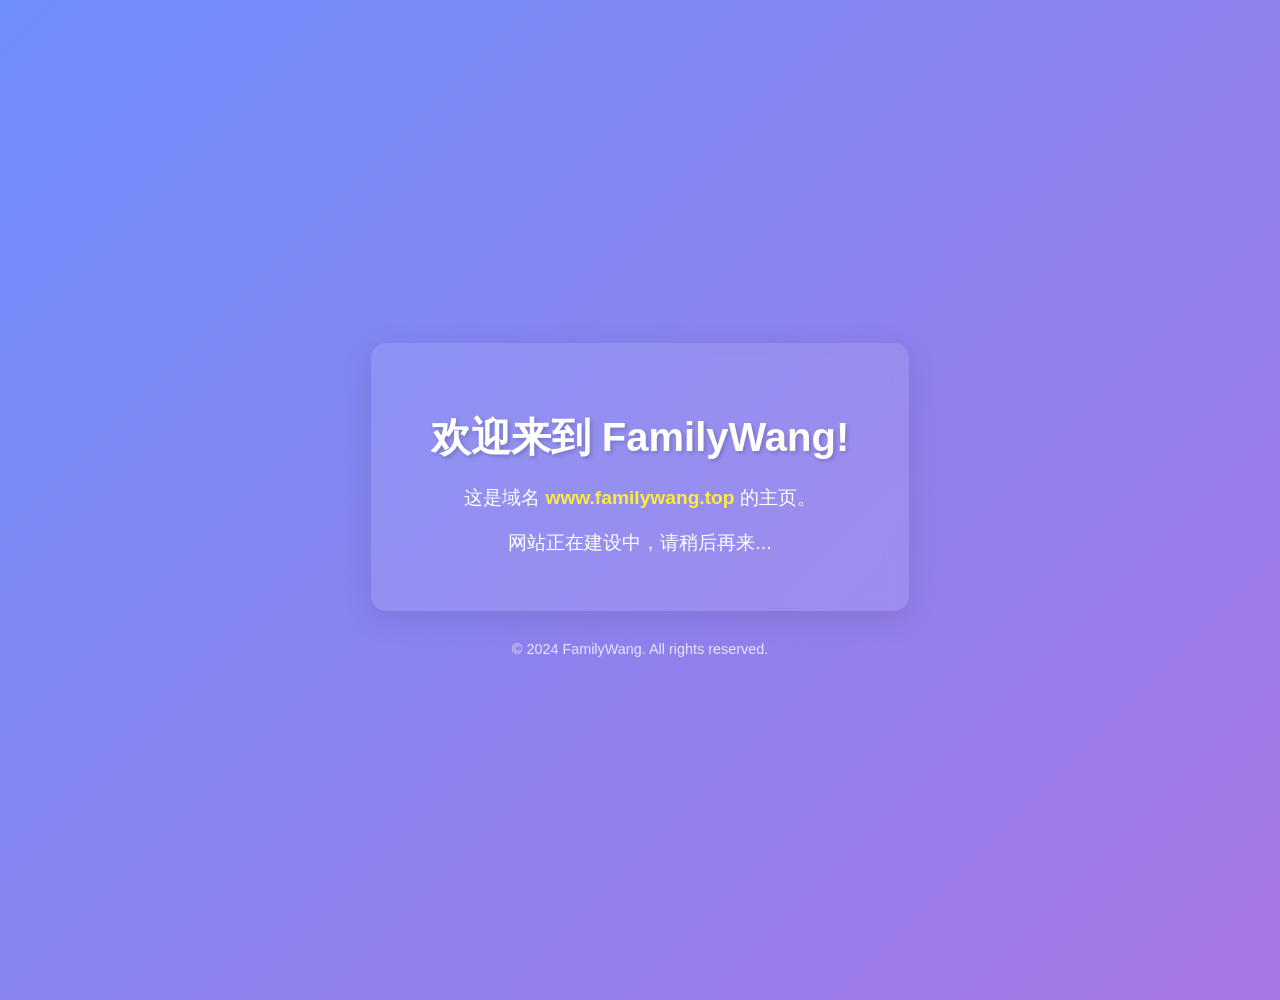
<file: history_version/index.html>
<!DOCTYPE html>
<html lang="zh-CN">
<head>
    <meta charset="UTF-8">
    <meta name="viewport" content="width=device-width, initial-scale=1.0">
    <title>欢迎访问 FamilyWang</title>
    <style>
        body {
            font-family: 'Segoe UI', Tahoma, Geneva, Verdana, sans-serif;
            text-align: center;
            margin: 0;
            padding: 50px 20px;
            background: linear-gradient(135deg, #6e8efb, #a777e3);
            color: #fff;
            min-height: 100vh;
            display: flex;
            flex-direction: column;
            justify-content: center;
            align-items: center;
        }
        .container {
             background-color: rgba(255, 255, 255, 0.1);
             backdrop-filter: blur(10px);
             border-radius: 15px;
             padding: 40px 60px;
             box-shadow: 0 8px 32px rgba(0, 0, 0, 0.1);
             max-width: 90%;
        }
        h1 {
            font-size: 2.5em;
            margin-bottom: 20px;
            text-shadow: 2px 2px 4px rgba(0,0,0,0.2);
        }
        p {
            font-size: 1.2em;
            margin-bottom: 15px;
        }
        .highlight {
            font-weight: bold;
            color: #ffeb3b; /* 黄色高亮 */
        }
        footer {
            margin-top: 30px;
            font-size: 0.9em;
            opacity: 0.8;
        }
    </style>
</head>
<body>
    <div class="container">
        <h1>欢迎来到 FamilyWang!</h1>
        <p>这是域名 <span class="highlight">www.familywang.top</span> 的主页。</p>
        <p>网站正在建设中，请稍后再来...</p>
        <!-- 你可以在这里添加更多内容，比如导航链接、介绍等 -->
    </div>
    <footer>
        &copy; 2024 FamilyWang. All rights reserved.
    </footer>
</body>
</html>
</file>
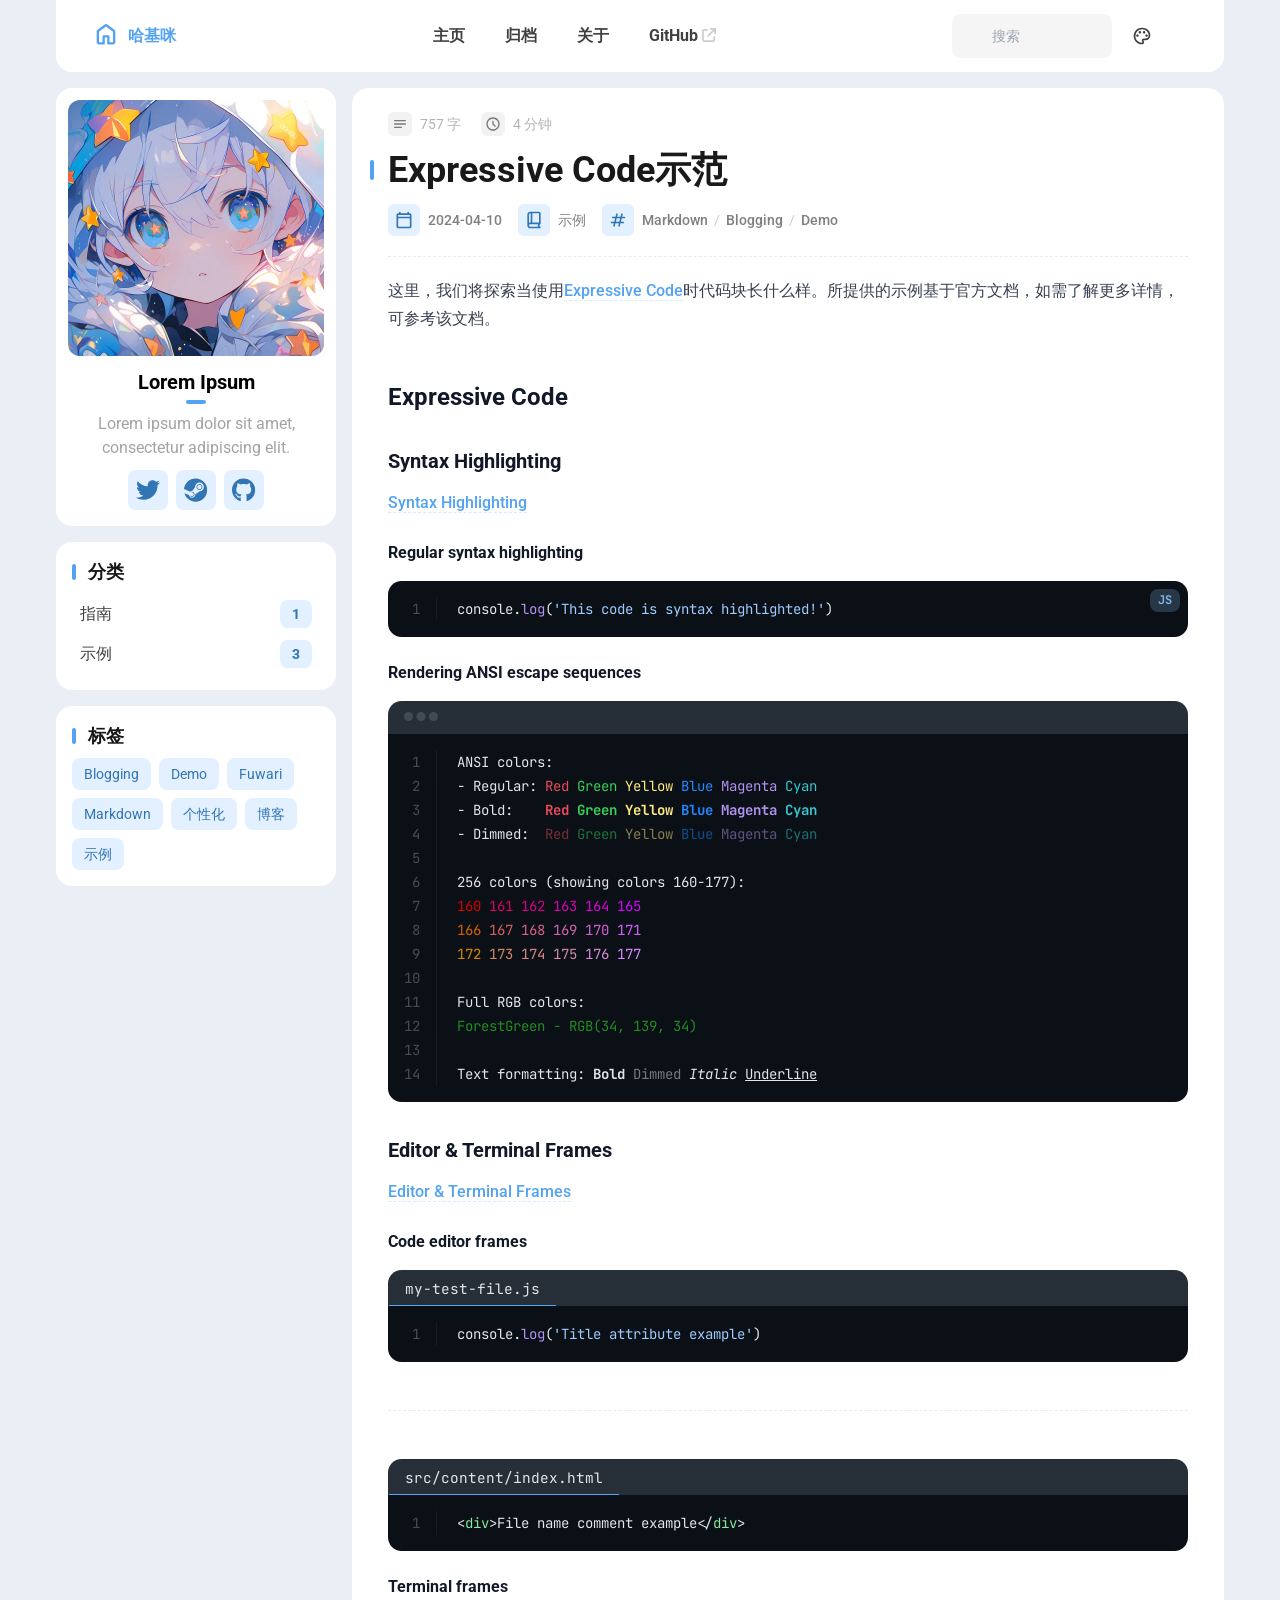
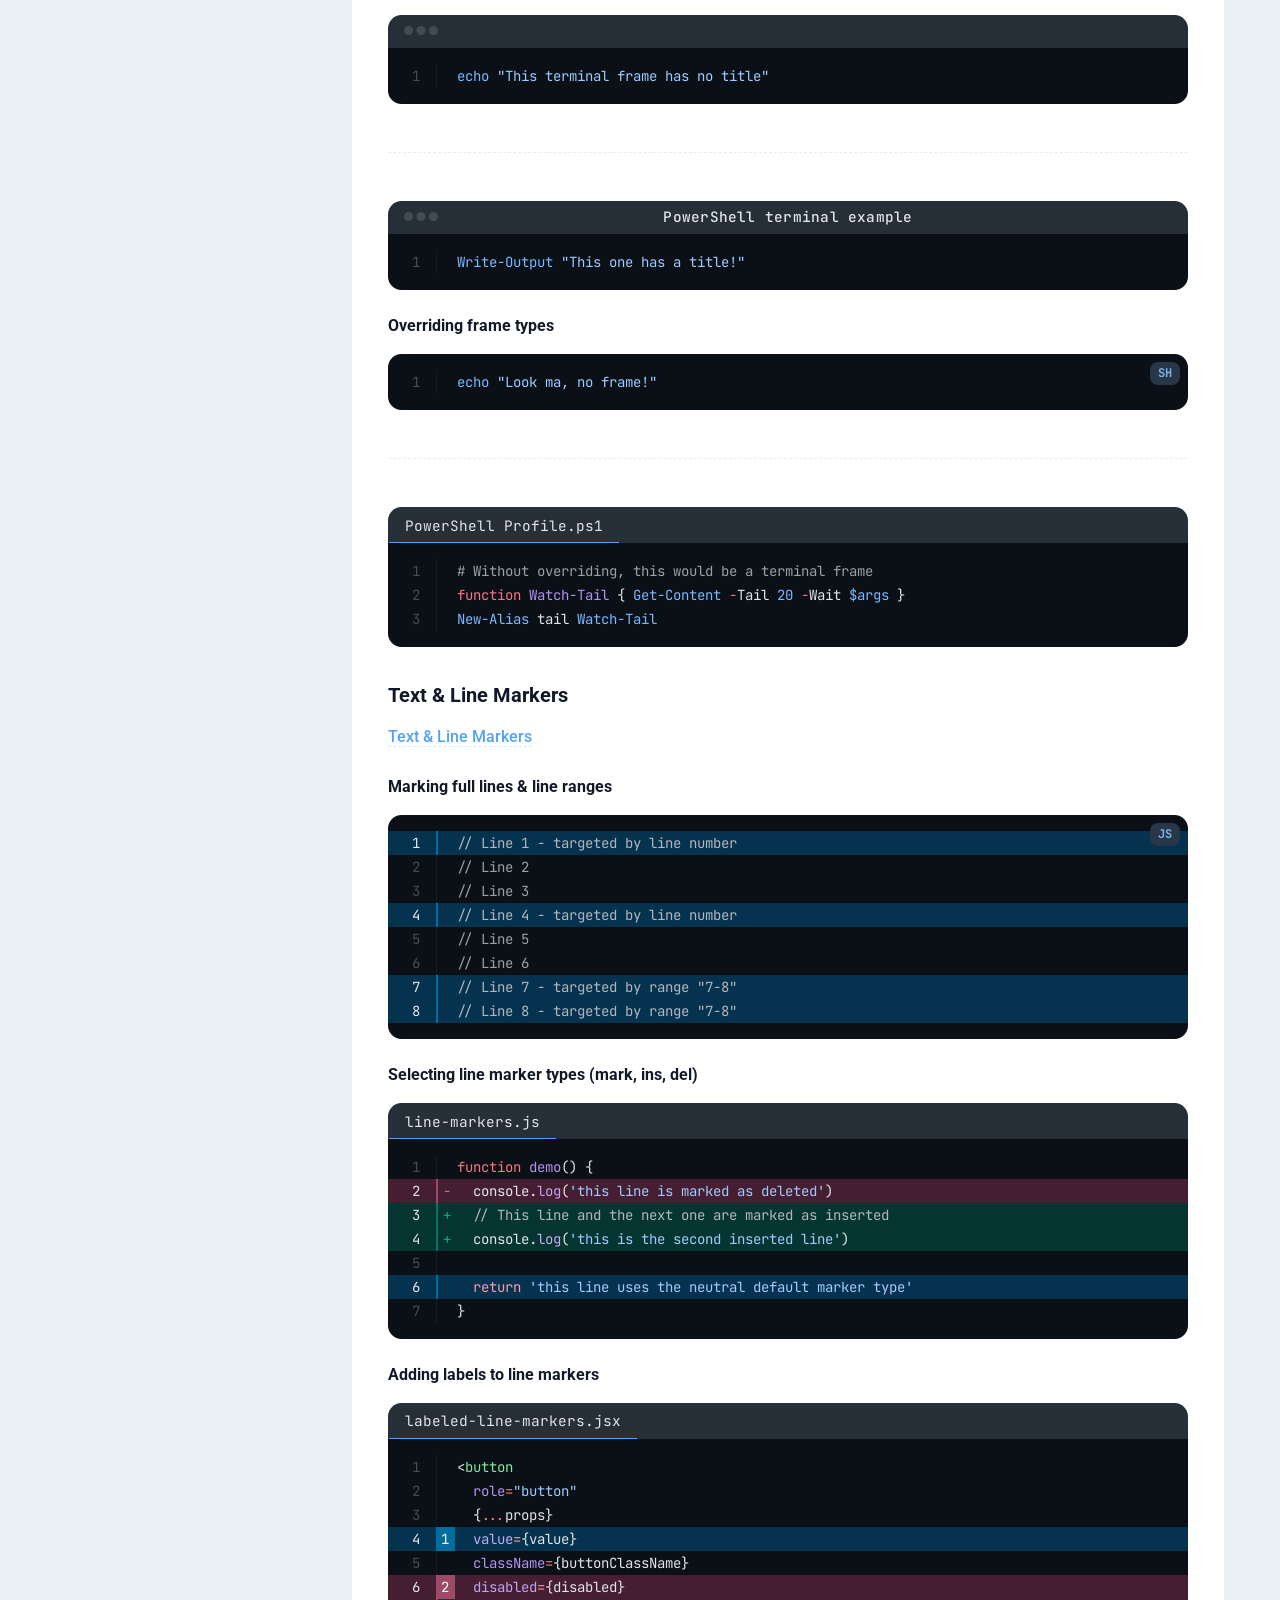
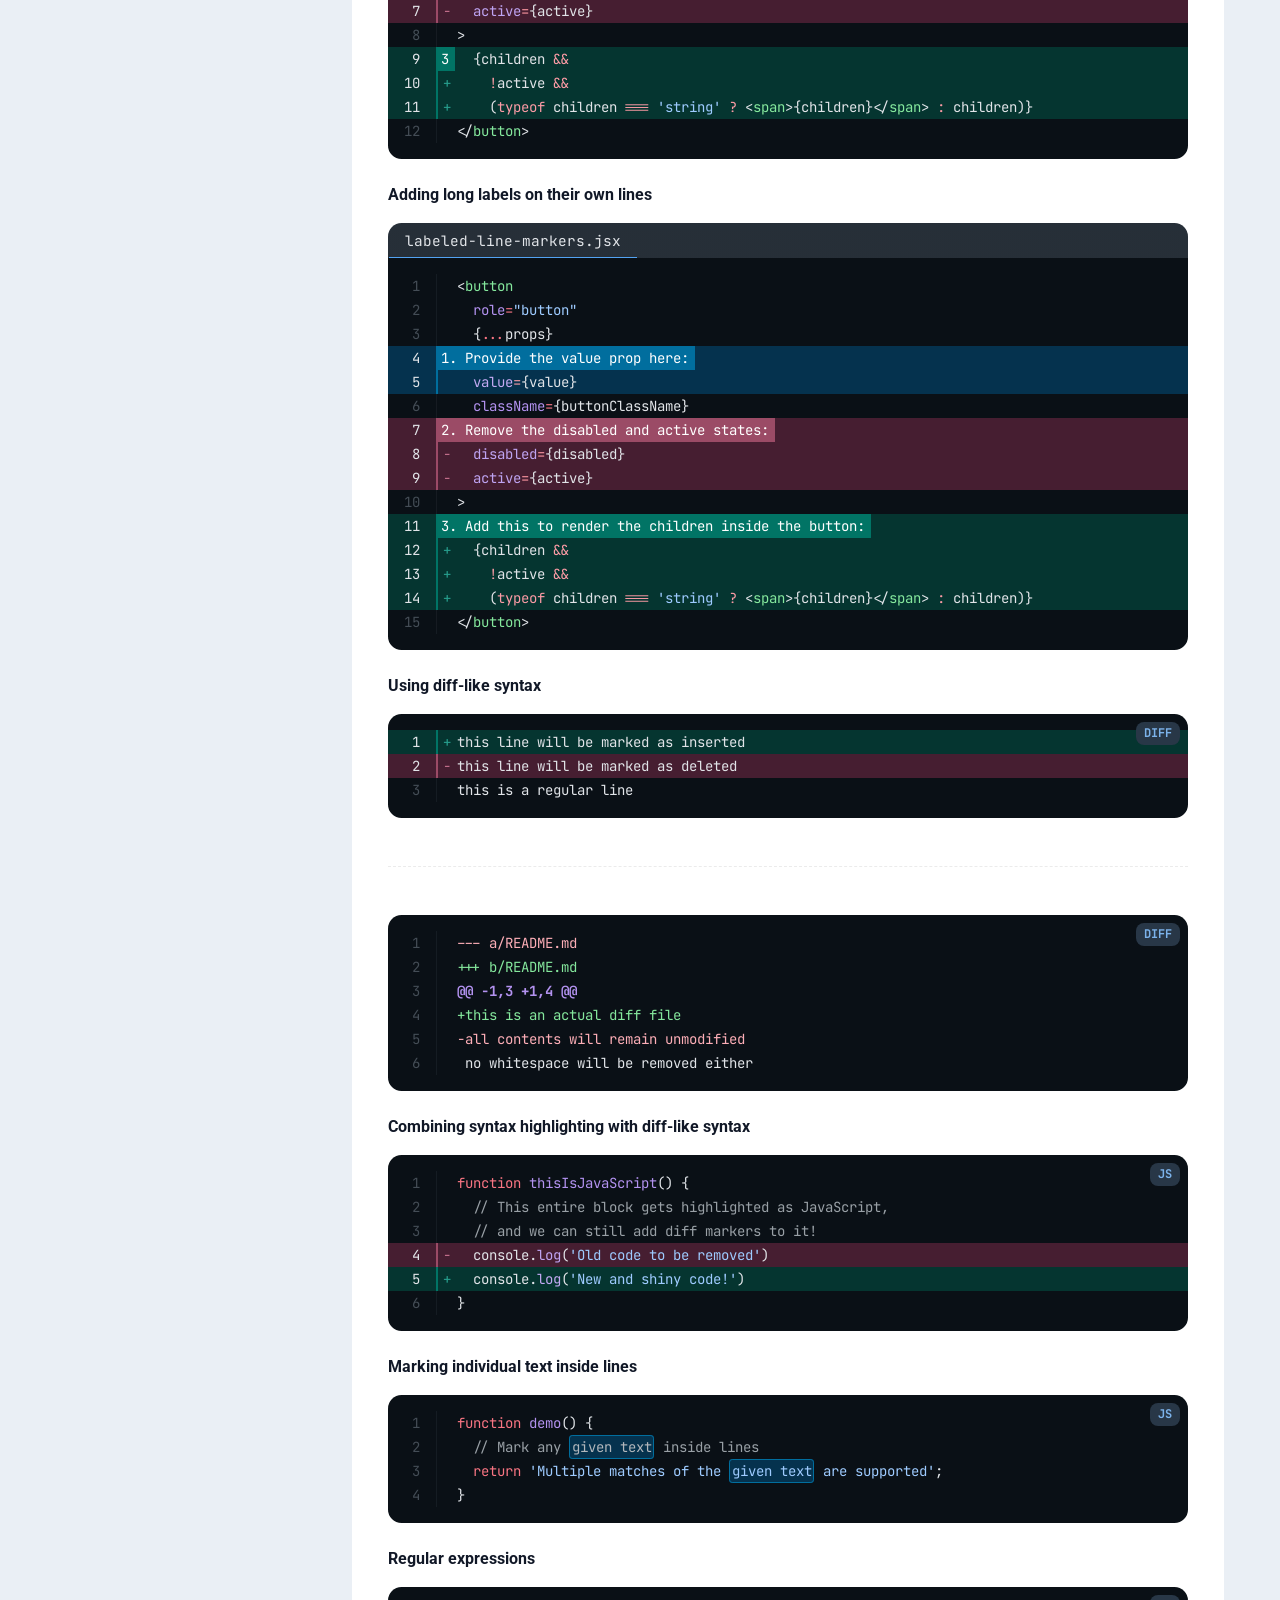
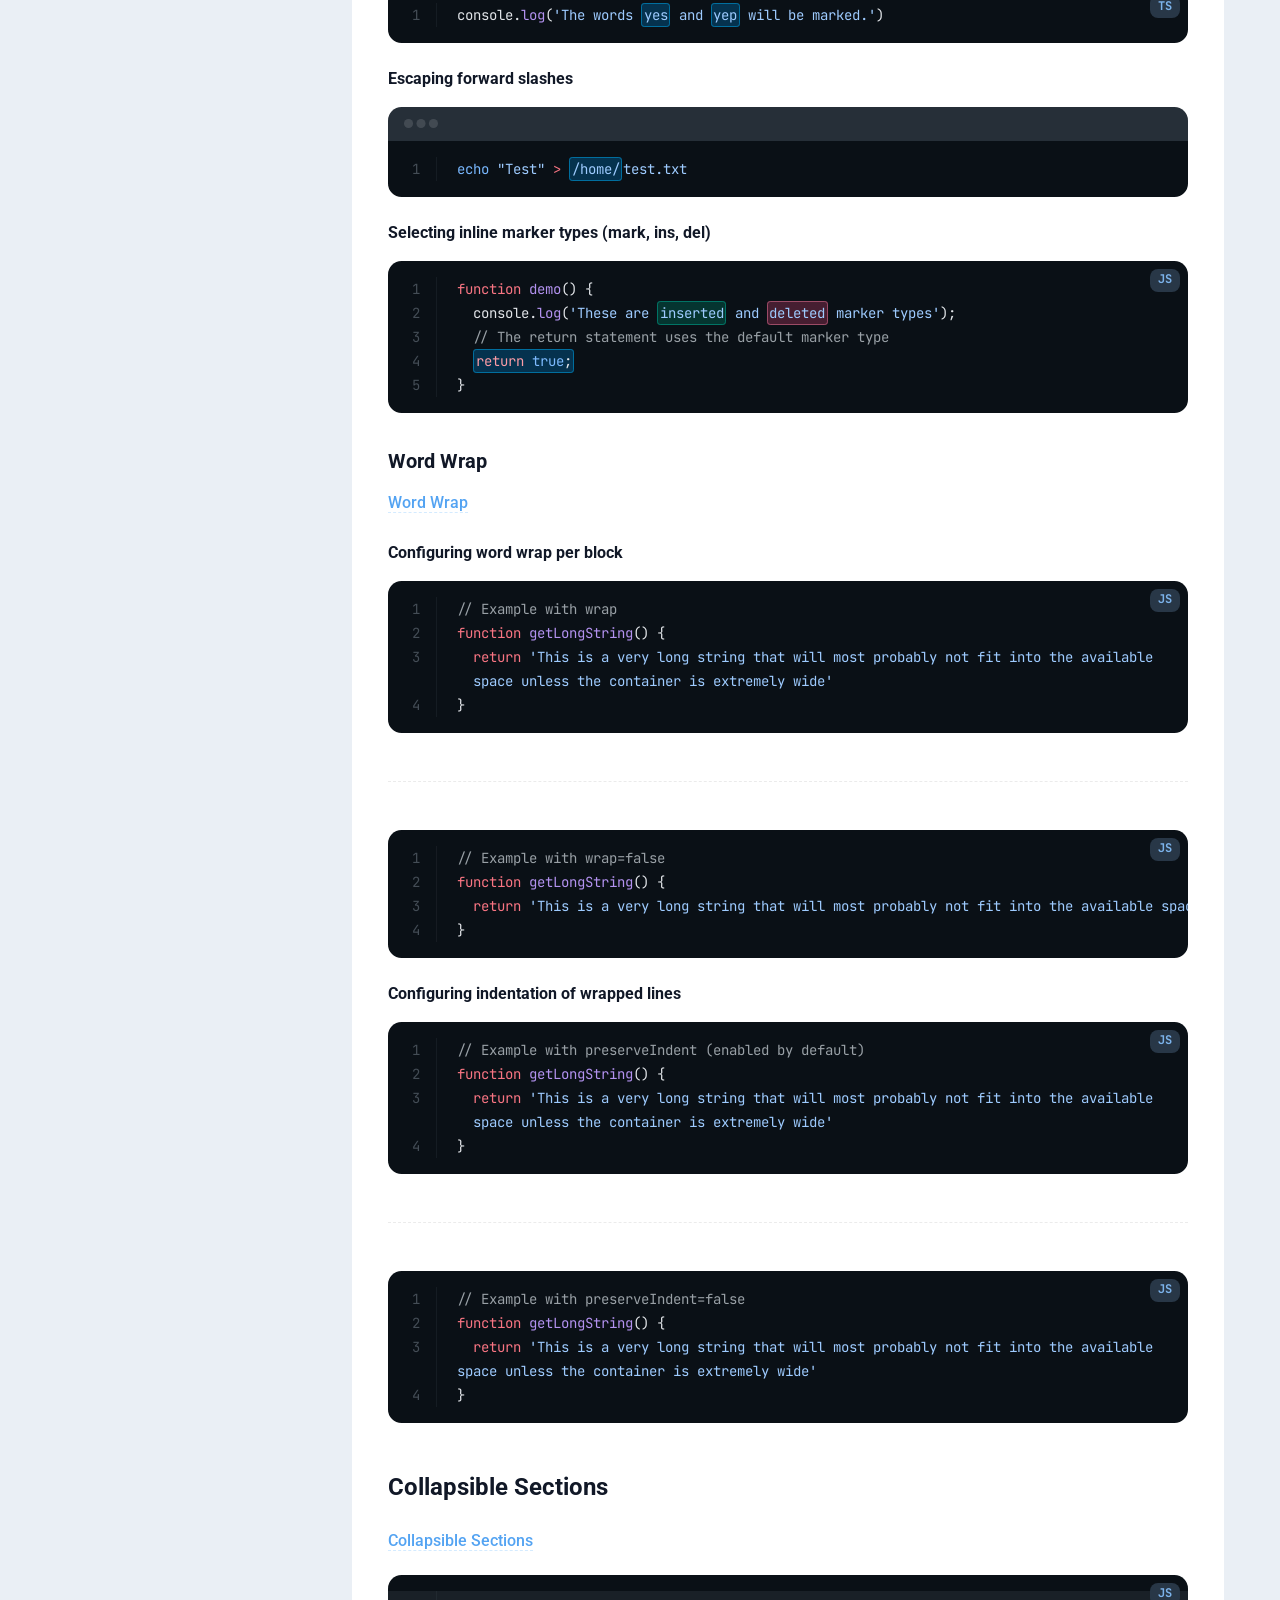
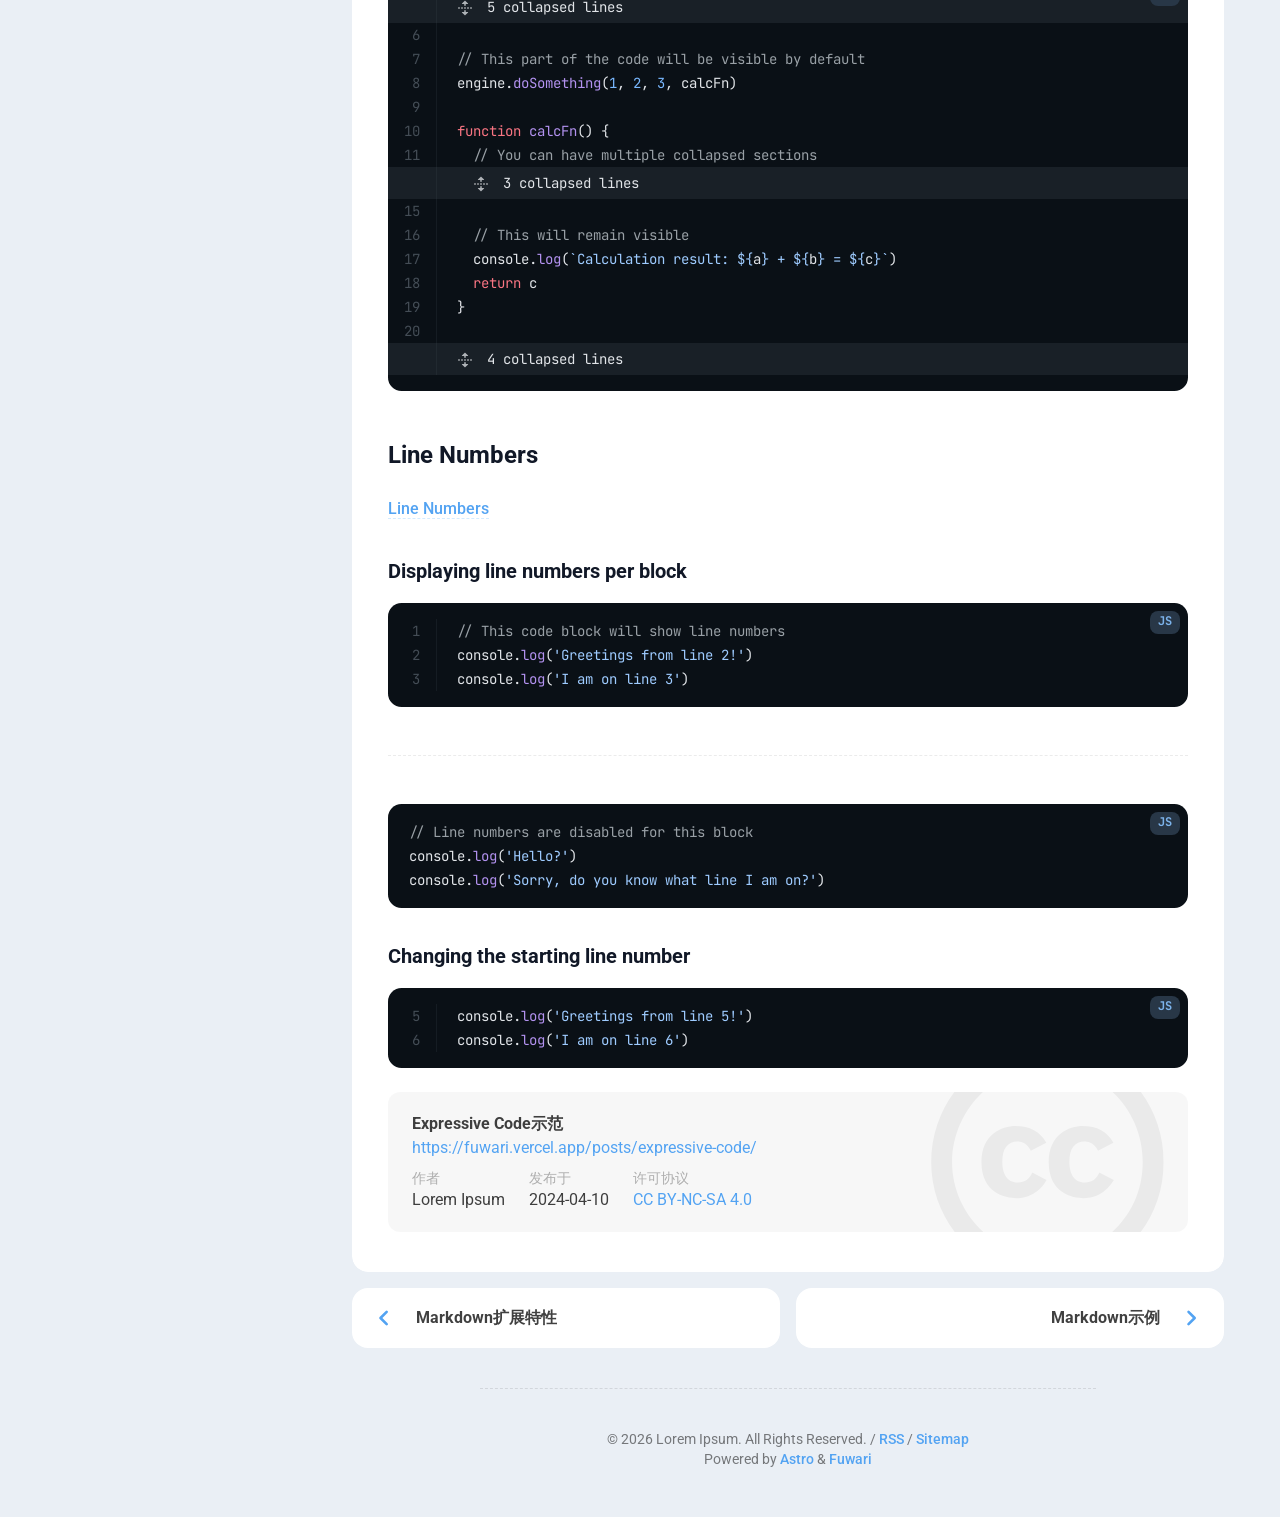
<file: posts/expressive-code/index.html>
<!DOCTYPE html><html lang="zh-CN" class="bg-[var(--page-bg)] transition text-[14px] md:text-[16px]" data-overlayscrollbars-initialize data-astro-cid-sckkx6r4 style="--bannerOffset: 15vh;--banner-height-home: 65vh;--banner-height: 35vh;--configHue: 250;--page-width: 75rem;"> <head><title>Expressive Code示范 - 哈基咪</title><meta charset="UTF-8"><meta name="description" content="当使用Expressive Code时代码块长什么样"><meta name="author" content="Lorem Ipsum"><meta property="og:site_name" content="哈基咪"><meta property="og:url" content="https://fuwari.vercel.app/posts/expressive-code/"><meta property="og:title" content="Expressive Code示范 - 哈基咪"><meta property="og:description" content="当使用Expressive Code时代码块长什么样"><meta property="og:type" content="article"><meta name="twitter:card" content="summary_large_image"><meta property="twitter:url" content="https://fuwari.vercel.app/posts/expressive-code/"><meta name="twitter:title" content="Expressive Code示范 - 哈基咪"><meta name="twitter:description" content="当使用Expressive Code时代码块长什么样"><meta name="viewport" content="width=device-width"><meta name="generator" content="Astro v5.13.10"><link rel="icon" href="/favicon/favicon-light-32.png" sizes="32x32" media="(prefers-color-scheme: light)"><link rel="icon" href="/favicon/favicon-light-128.png" sizes="128x128" media="(prefers-color-scheme: light)"><link rel="icon" href="/favicon/favicon-light-180.png" sizes="180x180" media="(prefers-color-scheme: light)"><link rel="icon" href="/favicon/favicon-light-192.png" sizes="192x192" media="(prefers-color-scheme: light)"><link rel="icon" href="/favicon/favicon-dark-32.png" sizes="32x32" media="(prefers-color-scheme: dark)"><link rel="icon" href="/favicon/favicon-dark-128.png" sizes="128x128" media="(prefers-color-scheme: dark)"><link rel="icon" href="/favicon/favicon-dark-180.png" sizes="180x180" media="(prefers-color-scheme: dark)"><link rel="icon" href="/favicon/favicon-dark-192.png" sizes="192x192" media="(prefers-color-scheme: dark)"><!-- Set the theme before the page is rendered to avoid a flash --><script>(function(){const DEFAULT_THEME = "auto";
const LIGHT_MODE = "light";
const DARK_MODE = "dark";
const AUTO_MODE = "auto";
const BANNER_HEIGHT_EXTEND = 30;
const PAGE_WIDTH = 75;
const configHue = 250;

			// Load the theme from local storage
			const theme = localStorage.getItem('theme') || DEFAULT_THEME;
			switch (theme) {
				case LIGHT_MODE:
					document.documentElement.classList.remove('dark');
					break
				case DARK_MODE:
					document.documentElement.classList.add('dark');
					break
				case AUTO_MODE:
					if (window.matchMedia('(prefers-color-scheme: dark)').matches) {
						document.documentElement.classList.add('dark');
					} else {
						document.documentElement.classList.remove('dark');
					}
			}

			// Load the hue from local storage
			const hue = localStorage.getItem('hue') || configHue;
			document.documentElement.style.setProperty('--hue', hue);

			// calculate the --banner-height-extend, which needs to be a multiple of 4 to avoid blurry text
			let offset = Math.floor(window.innerHeight * (BANNER_HEIGHT_EXTEND / 100));
			offset = offset - offset % 4;
			document.documentElement.style.setProperty('--banner-height-extend', `${offset}px`);
		})();</script><!-- defines global css variables. This will be applied to <html> <body> and some other elements idk why --><script type="application/ld+json">{"@context":"https://schema.org","@type":"BlogPosting","headline":"Expressive Code示范","description":"当使用Expressive Code时代码块长什么样","keywords":["Markdown","Blogging","Demo"],"author":{"@type":"Person","name":"Lorem Ipsum","url":"https://fuwari.vercel.app/"},"datePublished":"2024-04-10","inLanguage":"zh-CN"}</script><link rel="alternate" type="application/rss+xml" title="Lorem Ipsum" href="https://fuwari.vercel.app/rss.xml"><link rel="stylesheet" href="/_astro/Layout.DSulWsr7.css">
<link rel="stylesheet" href="/_astro/Layout.y4KPJ9hc.css">
<link rel="stylesheet" href="/_astro/_page_.DpTWXJf8.css">
<link rel="stylesheet" href="/_astro/_page_.ZlghMKVQ.css">
<link rel="stylesheet" href="/_astro/about.BtniRLn_.css">
<style>input.svelte-1wah7ro:focus{outline:0}.search-panel.svelte-1wah7ro{max-height:calc(100vh - 100px);overflow-y:auto}#display-setting.svelte-d7tq3k input[type=range]:where(.svelte-d7tq3k){-webkit-appearance:none;height:1.5rem;background-image:var(--color-selection-bar);transition:background-image .15s ease-in-out}#display-setting.svelte-d7tq3k input[type=range]:where(.svelte-d7tq3k)::-webkit-slider-thumb{-webkit-appearance:none;height:1rem;width:.5rem;border-radius:.125rem;background:#ffffffb3;box-shadow:none}#display-setting.svelte-d7tq3k input[type=range]:where(.svelte-d7tq3k)::-webkit-slider-thumb:hover{background:#fffc}#display-setting.svelte-d7tq3k input[type=range]:where(.svelte-d7tq3k)::-webkit-slider-thumb:active{background:#fff9}#display-setting.svelte-d7tq3k input[type=range]:where(.svelte-d7tq3k)::-moz-range-thumb{-webkit-appearance:none;height:1rem;width:.5rem;border-radius:.125rem;border-width:0;background:#ffffffb3;box-shadow:none}#display-setting.svelte-d7tq3k input[type=range]:where(.svelte-d7tq3k)::-moz-range-thumb:hover{background:#fffc}#display-setting.svelte-d7tq3k input[type=range]:where(.svelte-d7tq3k)::-moz-range-thumb:active{background:#fff9}#display-setting.svelte-d7tq3k input[type=range]:where(.svelte-d7tq3k)::-ms-thumb{-webkit-appearance:none;height:1rem;width:.5rem;border-radius:.125rem;background:#ffffffb3;box-shadow:none}#display-setting.svelte-d7tq3k input[type=range]:where(.svelte-d7tq3k)::-ms-thumb:hover{background:#fffc}#display-setting.svelte-d7tq3k input[type=range]:where(.svelte-d7tq3k)::-ms-thumb:active{background:#fff9}
</style><script type="module" src="/_astro/page.Z8IJTFqj.js"></script></head> <body class=" min-h-screen transition " data-overlayscrollbars-initialize data-astro-cid-sckkx6r4 style="--bannerOffset: 15vh;--banner-height-home: 65vh;--banner-height: 35vh;--configHue: 250;--page-width: 75rem;"> <div id="config-carrier" data-hue="250"></div>    <div id="top-row" class="z-50 pointer-events-none relative transition-all duration-700 max-w-[var(--page-width)] px-0 md:px-4 mx-auto"> <div id="navbar-wrapper" class="pointer-events-auto sticky top-0 transition-all"> <div id="navbar" class="z-50 onload-animation"> <div class="absolute h-8 left-0 right-0 -top-8 bg-[var(--card-bg)] transition"></div> <!-- used for onload animation --> <div class="card-base !overflow-visible max-w-[var(--page-width)] h-[4.5rem] !rounded-t-none mx-auto flex items-center justify-between px-4"> <a href="/" class="btn-plain scale-animation rounded-lg h-[3.25rem] px-5 font-bold active:scale-95"> <div class="flex flex-row text-[var(--primary)] items-center text-md"> <svg width="1em" height="1em" class="text-[1.75rem] mb-1 mr-2" data-icon="material-symbols:home-outline-rounded">   <symbol id="ai:material-symbols:home-outline-rounded" viewBox="0 0 24 24"><path fill="currentColor" d="M6 19h3v-5q0-.425.288-.712T10 13h4q.425 0 .713.288T15 14v5h3v-9l-6-4.5L6 10zm-2 0v-9q0-.475.213-.9t.587-.7l6-4.5q.525-.4 1.2-.4t1.2.4l6 4.5q.375.275.588.7T20 10v9q0 .825-.588 1.413T18 21h-4q-.425 0-.712-.288T13 20v-5h-2v5q0 .425-.288.713T10 21H6q-.825 0-1.412-.587T4 19m8-6.75"/></symbol><use href="#ai:material-symbols:home-outline-rounded"></use>  </svg> 哈基咪 </div> </a> <div class="hidden md:flex"> <a aria-label="主页" href="/" class="btn-plain scale-animation rounded-lg h-11 font-bold px-5 active:scale-95"> <div class="flex items-center"> 主页  </div> </a><a aria-label="归档" href="/archive/" class="btn-plain scale-animation rounded-lg h-11 font-bold px-5 active:scale-95"> <div class="flex items-center"> 归档  </div> </a><a aria-label="关于" href="/about/" class="btn-plain scale-animation rounded-lg h-11 font-bold px-5 active:scale-95"> <div class="flex items-center"> 关于  </div> </a><a aria-label="GitHub" href="https://github.com/saicaca/fuwari" target="_blank" class="btn-plain scale-animation rounded-lg h-11 font-bold px-5 active:scale-95"> <div class="flex items-center"> GitHub <svg width="1em" height="1em" class="text-[0.875rem] transition -translate-y-[1px] ml-1 text-black/[0.2] dark:text-white/[0.2]" data-icon="fa6-solid:arrow-up-right-from-square">   <symbol id="ai:fa6-solid:arrow-up-right-from-square" viewBox="0 0 512 512"><path fill="currentColor" d="M320 0c-17.7 0-32 14.3-32 32s14.3 32 32 32h82.7L201.4 265.4c-12.5 12.5-12.5 32.8 0 45.3s32.8 12.5 45.3 0L448 109.3V192c0 17.7 14.3 32 32 32s32-14.3 32-32V32c0-17.7-14.3-32-32-32zM80 32C35.8 32 0 67.8 0 112v320c0 44.2 35.8 80 80 80h320c44.2 0 80-35.8 80-80V320c0-17.7-14.3-32-32-32s-32 14.3-32 32v112c0 8.8-7.2 16-16 16H80c-8.8 0-16-7.2-16-16V112c0-8.8 7.2-16 16-16h112c17.7 0 32-14.3 32-32s-14.3-32-32-32z"/></symbol><use href="#ai:fa6-solid:arrow-up-right-from-square"></use>  </svg> </div> </a> </div> <div class="flex"> <!--<SearchPanel client:load>--> <style>astro-island,astro-slot,astro-static-slot{display:contents}</style><script>(()=>{var e=async t=>{await(await t())()};(self.Astro||(self.Astro={})).only=e;window.dispatchEvent(new Event("astro:only"));})();</script><script>(()=>{var A=Object.defineProperty;var g=(i,o,a)=>o in i?A(i,o,{enumerable:!0,configurable:!0,writable:!0,value:a}):i[o]=a;var d=(i,o,a)=>g(i,typeof o!="symbol"?o+"":o,a);{let i={0:t=>m(t),1:t=>a(t),2:t=>new RegExp(t),3:t=>new Date(t),4:t=>new Map(a(t)),5:t=>new Set(a(t)),6:t=>BigInt(t),7:t=>new URL(t),8:t=>new Uint8Array(t),9:t=>new Uint16Array(t),10:t=>new Uint32Array(t),11:t=>1/0*t},o=t=>{let[l,e]=t;return l in i?i[l](e):void 0},a=t=>t.map(o),m=t=>typeof t!="object"||t===null?t:Object.fromEntries(Object.entries(t).map(([l,e])=>[l,o(e)]));class y extends HTMLElement{constructor(){super(...arguments);d(this,"Component");d(this,"hydrator");d(this,"hydrate",async()=>{var b;if(!this.hydrator||!this.isConnected)return;let e=(b=this.parentElement)==null?void 0:b.closest("astro-island[ssr]");if(e){e.addEventListener("astro:hydrate",this.hydrate,{once:!0});return}let c=this.querySelectorAll("astro-slot"),n={},h=this.querySelectorAll("template[data-astro-template]");for(let r of h){let s=r.closest(this.tagName);s!=null&&s.isSameNode(this)&&(n[r.getAttribute("data-astro-template")||"default"]=r.innerHTML,r.remove())}for(let r of c){let s=r.closest(this.tagName);s!=null&&s.isSameNode(this)&&(n[r.getAttribute("name")||"default"]=r.innerHTML)}let p;try{p=this.hasAttribute("props")?m(JSON.parse(this.getAttribute("props"))):{}}catch(r){let s=this.getAttribute("component-url")||"<unknown>",v=this.getAttribute("component-export");throw v&&(s+=` (export ${v})`),console.error(`[hydrate] Error parsing props for component ${s}`,this.getAttribute("props"),r),r}let u;await this.hydrator(this)(this.Component,p,n,{client:this.getAttribute("client")}),this.removeAttribute("ssr"),this.dispatchEvent(new CustomEvent("astro:hydrate"))});d(this,"unmount",()=>{this.isConnected||this.dispatchEvent(new CustomEvent("astro:unmount"))})}disconnectedCallback(){document.removeEventListener("astro:after-swap",this.unmount),document.addEventListener("astro:after-swap",this.unmount,{once:!0})}connectedCallback(){if(!this.hasAttribute("await-children")||document.readyState==="interactive"||document.readyState==="complete")this.childrenConnectedCallback();else{let e=()=>{document.removeEventListener("DOMContentLoaded",e),c.disconnect(),this.childrenConnectedCallback()},c=new MutationObserver(()=>{var n;((n=this.lastChild)==null?void 0:n.nodeType)===Node.COMMENT_NODE&&this.lastChild.nodeValue==="astro:end"&&(this.lastChild.remove(),e())});c.observe(this,{childList:!0}),document.addEventListener("DOMContentLoaded",e)}}async childrenConnectedCallback(){let e=this.getAttribute("before-hydration-url");e&&await import(e),this.start()}async start(){let e=JSON.parse(this.getAttribute("opts")),c=this.getAttribute("client");if(Astro[c]===void 0){window.addEventListener(`astro:${c}`,()=>this.start(),{once:!0});return}try{await Astro[c](async()=>{let n=this.getAttribute("renderer-url"),[h,{default:p}]=await Promise.all([import(this.getAttribute("component-url")),n?import(n):()=>()=>{}]),u=this.getAttribute("component-export")||"default";if(!u.includes("."))this.Component=h[u];else{this.Component=h;for(let f of u.split("."))this.Component=this.Component[f]}return this.hydrator=p,this.hydrate},e,this)}catch(n){console.error(`[astro-island] Error hydrating ${this.getAttribute("component-url")}`,n)}}attributeChangedCallback(){this.hydrate()}}d(y,"observedAttributes",["props"]),customElements.get("astro-island")||customElements.define("astro-island",y)}})();</script><astro-island uid="1QVph4" component-url="/_astro/Search.Dyki_PZ4.js" component-export="default" renderer-url="/_astro/client.svelte.BtEbdPyR.js" props="{}" ssr client="only" opts="{&quot;name&quot;:&quot;Search&quot;,&quot;value&quot;:&quot;svelte&quot;}"></astro-island> <button aria-label="Display Settings" class="btn-plain scale-animation rounded-lg h-11 w-11 active:scale-90" id="display-settings-switch"> <svg width="1em" height="1em" class="text-[1.25rem]" data-icon="material-symbols:palette-outline">   <symbol id="ai:material-symbols:palette-outline" viewBox="0 0 24 24"><path fill="currentColor" d="M12 22q-2.05 0-3.875-.788t-3.187-2.15t-2.15-3.187T2 12q0-2.075.813-3.9t2.2-3.175T8.25 2.788T12.2 2q2 0 3.775.688t3.113 1.9t2.125 2.875T22 11.05q0 2.875-1.75 4.413T16 17h-1.85q-.225 0-.312.125t-.088.275q0 .3.375.863t.375 1.287q0 1.25-.687 1.85T12 22m-5.5-9q.65 0 1.075-.425T8 11.5t-.425-1.075T6.5 10t-1.075.425T5 11.5t.425 1.075T6.5 13m3-4q.65 0 1.075-.425T11 7.5t-.425-1.075T9.5 6t-1.075.425T8 7.5t.425 1.075T9.5 9m5 0q.65 0 1.075-.425T16 7.5t-.425-1.075T14.5 6t-1.075.425T13 7.5t.425 1.075T14.5 9m3 4q.65 0 1.075-.425T19 11.5t-.425-1.075T17.5 10t-1.075.425T16 11.5t.425 1.075T17.5 13M12 20q.225 0 .363-.125t.137-.325q0-.35-.375-.825T11.75 17.3q0-1.05.725-1.675T14.25 15H16q1.65 0 2.825-.962T20 11.05q0-3.025-2.312-5.038T12.2 4Q8.8 4 6.4 6.325T4 12q0 3.325 2.338 5.663T12 20"/></symbol><use href="#ai:material-symbols:palette-outline"></use>  </svg> </button> <astro-island uid="2e1pL5" component-url="/_astro/LightDarkSwitch.BSapTNdP.js" component-export="default" renderer-url="/_astro/client.svelte.BtEbdPyR.js" props="{}" ssr client="only" opts="{&quot;name&quot;:&quot;LightDarkSwitch&quot;,&quot;value&quot;:&quot;svelte&quot;}"></astro-island> <button aria-label="Menu" name="Nav Menu" class="btn-plain scale-animation rounded-lg w-11 h-11 active:scale-90 md:!hidden" id="nav-menu-switch"> <svg width="1em" height="1em" class="text-[1.25rem]" data-icon="material-symbols:menu-rounded">   <symbol id="ai:material-symbols:menu-rounded" viewBox="0 0 24 24"><path fill="currentColor" d="M4 18q-.425 0-.712-.288T3 17t.288-.712T4 16h16q.425 0 .713.288T21 17t-.288.713T20 18zm0-5q-.425 0-.712-.288T3 12t.288-.712T4 11h16q.425 0 .713.288T21 12t-.288.713T20 13zm0-5q-.425 0-.712-.288T3 7t.288-.712T4 6h16q.425 0 .713.288T21 7t-.288.713T20 8z"/></symbol><use href="#ai:material-symbols:menu-rounded"></use>  </svg> </button> </div> <div id="nav-menu-panel" class="float-panel float-panel-closed absolute transition-all fixed right-4 px-2 py-2"> <a href="/" class="group flex justify-between items-center py-2 pl-3 pr-1 rounded-lg gap-8
            hover:bg-[var(--btn-plain-bg-hover)] active:bg-[var(--btn-plain-bg-active)] transition
        "> <div class="transition text-black/75 dark:text-white/75 font-bold group-hover:text-[var(--primary)] group-active:text-[var(--primary)]"> 主页 </div> <svg width="1em" height="1em" class="transition text-[1.25rem] text-[var(--primary)]" data-icon="material-symbols:chevron-right-rounded">   <symbol id="ai:material-symbols:chevron-right-rounded" viewBox="0 0 24 24"><path fill="currentColor" d="M12.6 12L8.7 8.1q-.275-.275-.275-.7t.275-.7t.7-.275t.7.275l4.6 4.6q.15.15.213.325t.062.375t-.062.375t-.213.325l-4.6 4.6q-.275.275-.7.275t-.7-.275t-.275-.7t.275-.7z"/></symbol><use href="#ai:material-symbols:chevron-right-rounded"></use>  </svg>  </a><a href="/archive/" class="group flex justify-between items-center py-2 pl-3 pr-1 rounded-lg gap-8
            hover:bg-[var(--btn-plain-bg-hover)] active:bg-[var(--btn-plain-bg-active)] transition
        "> <div class="transition text-black/75 dark:text-white/75 font-bold group-hover:text-[var(--primary)] group-active:text-[var(--primary)]"> 归档 </div> <svg width="1em" height="1em" viewBox="0 0 24 24" class="transition text-[1.25rem] text-[var(--primary)]" data-icon="material-symbols:chevron-right-rounded">   <use href="#ai:material-symbols:chevron-right-rounded"></use>  </svg>  </a><a href="/about/" class="group flex justify-between items-center py-2 pl-3 pr-1 rounded-lg gap-8
            hover:bg-[var(--btn-plain-bg-hover)] active:bg-[var(--btn-plain-bg-active)] transition
        "> <div class="transition text-black/75 dark:text-white/75 font-bold group-hover:text-[var(--primary)] group-active:text-[var(--primary)]"> 关于 </div> <svg width="1em" height="1em" viewBox="0 0 24 24" class="transition text-[1.25rem] text-[var(--primary)]" data-icon="material-symbols:chevron-right-rounded">   <use href="#ai:material-symbols:chevron-right-rounded"></use>  </svg>  </a><a href="https://github.com/saicaca/fuwari" class="group flex justify-between items-center py-2 pl-3 pr-1 rounded-lg gap-8
            hover:bg-[var(--btn-plain-bg-hover)] active:bg-[var(--btn-plain-bg-active)] transition
        " target="_blank"> <div class="transition text-black/75 dark:text-white/75 font-bold group-hover:text-[var(--primary)] group-active:text-[var(--primary)]"> GitHub </div>  <svg width="1em" height="1em" viewBox="0 0 512 512" class="transition text-[0.75rem] text-black/25 dark:text-white/25 -translate-x-1" data-icon="fa6-solid:arrow-up-right-from-square">   <use href="#ai:fa6-solid:arrow-up-right-from-square"></use>  </svg> </a> </div> <astro-island uid="Z29FIbP" component-url="/_astro/DisplaySettings.CcQr5-8Z.js" component-export="default" renderer-url="/_astro/client.svelte.BtEbdPyR.js" props="{}" ssr client="only" opts="{&quot;name&quot;:&quot;DisplaySettings&quot;,&quot;value&quot;:&quot;svelte&quot;}"></astro-island> </div> </div> <script type="module">function c(){localStorage.theme==="dark"?(document.documentElement.classList.remove("dark"),localStorage.theme="light"):(document.documentElement.classList.add("dark"),localStorage.theme="dark")}function o(){let t=document.getElementById("scheme-switch");t&&(t.onclick=function(){c()});let n=document.getElementById("display-settings-switch");n&&(n.onclick=function(){let e=document.getElementById("display-setting");e&&e.classList.toggle("float-panel-closed")});let l=document.getElementById("nav-menu-switch");l&&(l.onclick=function(){let e=document.getElementById("nav-menu-panel");e&&e.classList.toggle("float-panel-closed")})}o();</script> <script>(function(){const scriptUrl = "/pagefind/pagefind.js";

async function loadPagefind() {
    try {
        const response = await fetch(scriptUrl, { method: 'HEAD' });
        if (!response.ok) {
            throw new Error(`Pagefind script not found: ${response.status}`);
        }

        const pagefind = await import(scriptUrl);

        await pagefind.options({
            excerptLength: 20
        });

        window.pagefind = pagefind;

        document.dispatchEvent(new CustomEvent('pagefindready'));
        console.log('Pagefind loaded and initialized successfully, event dispatched.');
    } catch (error) {
        console.error('Failed to load Pagefind:', error);
        window.pagefind = {
            search: () => Promise.resolve({ results: [] }),
            options: () => Promise.resolve(),
        };
        document.dispatchEvent(new CustomEvent('pagefindloaderror'));
        console.log('Pagefind load error, event dispatched.');
    }
}

if (document.readyState === 'loading') {
    document.addEventListener('DOMContentLoaded', loadPagefind);
} else {
    loadPagefind();
}
})();</script> </div> </div>   <div class="absolute w-full z-30 pointer-events-none" style="top: 5.5rem"> <!-- The pointer-events-none here prevent blocking the click event of the TOC --> <div class="relative max-w-[var(--page-width)] mx-auto pointer-events-auto"> <div id="main-grid" class="transition duration-700 w-full left-0 right-0 grid grid-cols-[17.5rem_auto] grid-rows-[auto_1fr_auto] lg:grid-rows-[auto]
    mx-auto gap-4 px-0 md:px-4"> <!-- Banner image credit -->  <div id="sidebar" class="mb-4 row-start-2 row-end-3 col-span-2 lg:row-start-1 lg:row-end-2 lg:col-span-1 lg:max-w-[17.5rem] onload-animation w-full"> <div class="flex flex-col w-full gap-4 mb-4"> <div class="card-base p-3"> <a aria-label="Go to About Page" href="/about/" class="group block relative mx-auto mt-1 lg:mx-0 lg:mt-0 mb-3
       max-w-[12rem] lg:max-w-none overflow-hidden rounded-xl active:scale-95"> <div class="absolute transition pointer-events-none group-hover:bg-black/30 group-active:bg-black/50
        w-full h-full z-50 flex items-center justify-center"> <svg width="1.13em" height="1em" class="transition opacity-0 scale-90 group-hover:scale-100 group-hover:opacity-100 text-white text-5xl" data-icon="fa6-regular:address-card">   <symbol id="ai:fa6-regular:address-card" viewBox="0 0 576 512"><path fill="currentColor" d="M512 80c8.8 0 16 7.2 16 16v320c0 8.8-7.2 16-16 16H64c-8.8 0-16-7.2-16-16V96c0-8.8 7.2-16 16-16zM64 32C28.7 32 0 60.7 0 96v320c0 35.3 28.7 64 64 64h448c35.3 0 64-28.7 64-64V96c0-35.3-28.7-64-64-64zm144 224a64 64 0 1 0 0-128a64 64 0 1 0 0 128m-32 32c-44.2 0-80 35.8-80 80c0 8.8 7.2 16 16 16h192c8.8 0 16-7.2 16-16c0-44.2-35.8-80-80-80zm200-144c-13.3 0-24 10.7-24 24s10.7 24 24 24h80c13.3 0 24-10.7 24-24s-10.7-24-24-24zm0 96c-13.3 0-24 10.7-24 24s10.7 24 24 24h80c13.3 0 24-10.7 24-24s-10.7-24-24-24z"/></symbol><use href="#ai:fa6-regular:address-card"></use>  </svg> </div> <div class="mx-auto lg:w-full h-full lg:mt-0  overflow-hidden relative"> <div class="transition absolute inset-0 dark:bg-black/10 bg-opacity-50 pointer-events-none"></div> <img src="/_astro/demo-avatar.CxcI0ivM_1nbuVe.webp" alt="Profile Image of the Author" style="object-position: center" loading="lazy" decoding="async" fetchpriority="auto" width="512" height="512" class="w-full h-full object-cover">  </div> </a> <div class="px-2"> <div class="font-bold text-xl text-center mb-1 dark:text-neutral-50 transition">Lorem Ipsum</div> <div class="h-1 w-5 bg-[var(--primary)] mx-auto rounded-full mb-2 transition"></div> <div class="text-center text-neutral-400 mb-2.5 transition">Lorem ipsum dolor sit amet, consectetur adipiscing elit.</div> <div class="flex flex-wrap gap-2 justify-center mb-1"> <a rel="me" aria-label="Twitter" href="https://twitter.com" target="_blank" class="btn-regular rounded-lg h-10 w-10 active:scale-90"> <svg width="1em" height="1em" class="text-[1.5rem]" data-icon="fa6-brands:twitter">   <symbol id="ai:fa6-brands:twitter" viewBox="0 0 512 512"><path fill="currentColor" d="M459.37 151.716c.325 4.548.325 9.097.325 13.645c0 138.72-105.583 298.558-298.558 298.558c-59.452 0-114.68-17.219-161.137-47.106c8.447.974 16.568 1.299 25.34 1.299c49.055 0 94.213-16.568 130.274-44.832c-46.132-.975-84.792-31.188-98.112-72.772c6.498.974 12.995 1.624 19.818 1.624c9.421 0 18.843-1.3 27.614-3.573c-48.081-9.747-84.143-51.98-84.143-102.985v-1.299c13.969 7.797 30.214 12.67 47.431 13.319c-28.264-18.843-46.781-51.005-46.781-87.391c0-19.492 5.197-37.36 14.294-52.954c51.655 63.675 129.3 105.258 216.365 109.807c-1.624-7.797-2.599-15.918-2.599-24.04c0-57.828 46.782-104.934 104.934-104.934c30.213 0 57.502 12.67 76.67 33.137c23.715-4.548 46.456-13.32 66.599-25.34c-7.798 24.366-24.366 44.833-46.132 57.827c21.117-2.273 41.584-8.122 60.426-16.243c-14.292 20.791-32.161 39.308-52.628 54.253"/></symbol><use href="#ai:fa6-brands:twitter"></use>  </svg> </a><a rel="me" aria-label="Steam" href="https://store.steampowered.com" target="_blank" class="btn-regular rounded-lg h-10 w-10 active:scale-90"> <svg width="0.97em" height="1em" class="text-[1.5rem]" data-icon="fa6-brands:steam">   <symbol id="ai:fa6-brands:steam" viewBox="0 0 496 512"><path fill="currentColor" d="M496 256c0 137-111.2 248-248.4 248c-113.8 0-209.6-76.3-239-180.4l95.2 39.3c6.4 32.1 34.9 56.4 68.9 56.4c39.2 0 71.9-32.4 70.2-73.5l84.5-60.2c52.1 1.3 95.8-40.9 95.8-93.5c0-51.6-42-93.5-93.7-93.5s-93.7 42-93.7 93.5v1.2L176.6 279c-15.5-.9-30.7 3.4-43.5 12.1L0 236.1C10.2 108.4 117.1 8 247.6 8C384.8 8 496 119 496 256M155.7 384.3l-30.5-12.6a52.8 52.8 0 0 0 27.2 25.8c26.9 11.2 57.8-1.6 69-28.4c5.4-13 5.5-27.3.1-40.3S206 305.6 193 300.2c-12.9-5.4-26.7-5.2-38.9-.6l31.5 13c19.8 8.2 29.2 30.9 20.9 50.7c-8.3 19.9-31 29.2-50.8 21m173.8-129.9c-34.4 0-62.4-28-62.4-62.3s28-62.3 62.4-62.3s62.4 28 62.4 62.3s-27.9 62.3-62.4 62.3m.1-15.6c25.9 0 46.9-21 46.9-46.8c0-25.9-21-46.8-46.9-46.8s-46.9 21-46.9 46.8c.1 25.8 21.1 46.8 46.9 46.8"/></symbol><use href="#ai:fa6-brands:steam"></use>  </svg> </a><a rel="me" aria-label="GitHub" href="https://github.com/saicaca/fuwari" target="_blank" class="btn-regular rounded-lg h-10 w-10 active:scale-90"> <svg width="0.97em" height="1em" class="text-[1.5rem]" data-icon="fa6-brands:github">   <symbol id="ai:fa6-brands:github" viewBox="0 0 496 512"><path fill="currentColor" d="M165.9 397.4c0 2-2.3 3.6-5.2 3.6c-3.3.3-5.6-1.3-5.6-3.6c0-2 2.3-3.6 5.2-3.6c3-.3 5.6 1.3 5.6 3.6m-31.1-4.5c-.7 2 1.3 4.3 4.3 4.9c2.6 1 5.6 0 6.2-2s-1.3-4.3-4.3-5.2c-2.6-.7-5.5.3-6.2 2.3m44.2-1.7c-2.9.7-4.9 2.6-4.6 4.9c.3 2 2.9 3.3 5.9 2.6c2.9-.7 4.9-2.6 4.6-4.6c-.3-1.9-3-3.2-5.9-2.9M244.8 8C106.1 8 0 113.3 0 252c0 110.9 69.8 205.8 169.5 239.2c12.8 2.3 17.3-5.6 17.3-12.1c0-6.2-.3-40.4-.3-61.4c0 0-70 15-84.7-29.8c0 0-11.4-29.1-27.8-36.6c0 0-22.9-15.7 1.6-15.4c0 0 24.9 2 38.6 25.8c21.9 38.6 58.6 27.5 72.9 20.9c2.3-16 8.8-27.1 16-33.7c-55.9-6.2-112.3-14.3-112.3-110.5c0-27.5 7.6-41.3 23.6-58.9c-2.6-6.5-11.1-33.3 2.6-67.9c20.9-6.5 69 27 69 27c20-5.6 41.5-8.5 62.8-8.5s42.8 2.9 62.8 8.5c0 0 48.1-33.6 69-27c13.7 34.7 5.2 61.4 2.6 67.9c16 17.7 25.8 31.5 25.8 58.9c0 96.5-58.9 104.2-114.8 110.5c9.2 7.9 17 22.9 17 46.4c0 33.7-.3 75.4-.3 83.6c0 6.5 4.6 14.4 17.3 12.1C428.2 457.8 496 362.9 496 252C496 113.3 383.5 8 244.8 8M97.2 352.9c-1.3 1-1 3.3.7 5.2c1.6 1.6 3.9 2.3 5.2 1c1.3-1 1-3.3-.7-5.2c-1.6-1.6-3.9-2.3-5.2-1m-10.8-8.1c-.7 1.3.3 2.9 2.3 3.9c1.6 1 3.6.7 4.3-.7c.7-1.3-.3-2.9-2.3-3.9c-2-.6-3.6-.3-4.3.7m32.4 35.6c-1.6 1.3-1 4.3 1.3 6.2c2.3 2.3 5.2 2.6 6.5 1c1.3-1.3.7-4.3-1.3-6.2c-2.2-2.3-5.2-2.6-6.5-1m-11.4-14.7c-1.6 1-1.6 3.6 0 5.9s4.3 3.3 5.6 2.3c1.6-1.3 1.6-3.9 0-6.2c-1.4-2.3-4-3.3-5.6-2"/></symbol><use href="#ai:fa6-brands:github"></use>  </svg> </a>  </div> </div> </div> </div> <div id="sidebar-sticky" class="transition-all duration-700 flex flex-col w-full gap-4 top-4 sticky top-4"> <widget-layout data-id="categories" data-is-collapsed="false" class="pb-4 card-base onload-animation" style="animation-delay: 150ms; --collapsedHeight: 7.5rem;" data-astro-cid-ucso7hve="true"> <div class="font-bold transition text-lg text-neutral-900 dark:text-neutral-100 relative ml-8 mt-4 mb-2
        before:w-1 before:h-4 before:rounded-md before:bg-[var(--primary)]
        before:absolute before:left-[-16px] before:top-[5.5px]" data-astro-cid-ucso7hve style="--collapsedHeight: 7.5rem;">分类</div> <div id="categories" class="collapse-wrapper px-4 overflow-hidden" data-astro-cid-ucso7hve style="--collapsedHeight: 7.5rem;"> <a href="/archive/?category=%E6%8C%87%E5%8D%97" aria-label="View all posts in the 指南 category"> <button class="
            w-full
            h-10
            rounded-lg
            bg-none
            hover:bg-[var(--btn-plain-bg-hover)]
            active:bg-[var(--btn-plain-bg-active)]
            transition-all
            pl-2
            hover:pl-3
            
            text-neutral-700
            hover:text-[var(--primary)]
            dark:text-neutral-300
            dark:hover:text-[var(--primary)]
        "> <div class="flex items-center justify-between relative mr-2"> <div class="overflow-hidden text-left whitespace-nowrap overflow-ellipsis  "> 指南 </div> <div class="transition px-2 h-7 ml-4 min-w-[2rem] rounded-lg text-sm font-bold
                    text-[var(--btn-content)] dark:text-[var(--deep-text)]
                    bg-[var(--btn-regular-bg)] dark:bg-[var(--primary)]
                    flex items-center justify-center"> 1 </div> </div> </button> </a><a href="/archive/?category=%E7%A4%BA%E4%BE%8B" aria-label="View all posts in the 示例 category"> <button class="
            w-full
            h-10
            rounded-lg
            bg-none
            hover:bg-[var(--btn-plain-bg-hover)]
            active:bg-[var(--btn-plain-bg-active)]
            transition-all
            pl-2
            hover:pl-3
            
            text-neutral-700
            hover:text-[var(--primary)]
            dark:text-neutral-300
            dark:hover:text-[var(--primary)]
        "> <div class="flex items-center justify-between relative mr-2"> <div class="overflow-hidden text-left whitespace-nowrap overflow-ellipsis  "> 示例 </div> <div class="transition px-2 h-7 ml-4 min-w-[2rem] rounded-lg text-sm font-bold
                    text-[var(--btn-content)] dark:text-[var(--deep-text)]
                    bg-[var(--btn-regular-bg)] dark:bg-[var(--primary)]
                    flex items-center justify-center"> 3 </div> </div> </button> </a> </div>  </widget-layout>  <script type="module">class d extends HTMLElement{constructor(){if(super(),this.dataset.isCollapsed!=="true")return;const e=this.dataset.id,t=this.querySelector(".expand-btn"),s=this.querySelector(`#${e}`);t.addEventListener("click",()=>{s.classList.remove("collapsed"),t.classList.add("hidden")})}}customElements.get("widget-layout")||customElements.define("widget-layout",d);</script> <widget-layout data-id="tags" data-is-collapsed="false" class="pb-4 card-base onload-animation" style="animation-delay: 200ms; --collapsedHeight: 7.5rem;" data-astro-cid-ucso7hve="true"> <div class="font-bold transition text-lg text-neutral-900 dark:text-neutral-100 relative ml-8 mt-4 mb-2
        before:w-1 before:h-4 before:rounded-md before:bg-[var(--primary)]
        before:absolute before:left-[-16px] before:top-[5.5px]" data-astro-cid-ucso7hve style="--collapsedHeight: 7.5rem;">标签</div> <div id="tags" class="collapse-wrapper px-4 overflow-hidden" data-astro-cid-ucso7hve style="--collapsedHeight: 7.5rem;">  <div class="flex gap-2 flex-wrap"> <a href="/archive/?tag=Blogging" aria-label="View all posts with the Blogging tag" class="btn-regular h-8 text-sm px-3 rounded-lg">  Blogging </a><a href="/archive/?tag=Demo" aria-label="View all posts with the Demo tag" class="btn-regular h-8 text-sm px-3 rounded-lg">  Demo </a><a href="/archive/?tag=Fuwari" aria-label="View all posts with the Fuwari tag" class="btn-regular h-8 text-sm px-3 rounded-lg">  Fuwari </a><a href="/archive/?tag=Markdown" aria-label="View all posts with the Markdown tag" class="btn-regular h-8 text-sm px-3 rounded-lg">  Markdown </a><a href="/archive/?tag=%E4%B8%AA%E6%80%A7%E5%8C%96" aria-label="View all posts with the 个性化 tag" class="btn-regular h-8 text-sm px-3 rounded-lg">  个性化 </a><a href="/archive/?tag=%E5%8D%9A%E5%AE%A2" aria-label="View all posts with the 博客 tag" class="btn-regular h-8 text-sm px-3 rounded-lg">  博客 </a><a href="/archive/?tag=%E7%A4%BA%E4%BE%8B" aria-label="View all posts with the 示例 tag" class="btn-regular h-8 text-sm px-3 rounded-lg">  示例 </a> </div>  </div>  </widget-layout>   </div> </div> <main id="swup-container" class="transition-swup-fade col-span-2 lg:col-span-1 overflow-hidden"> <div id="content-wrapper" class="onload-animation"> <!-- the overflow-hidden here prevent long text break the layout--> <!-- make id different from windows.swup global property -->   <div class="flex w-full rounded-[var(--radius-large)] overflow-hidden relative mb-4"> <div id="post-container" class="card-base z-10 px-6 md:px-9 pt-6 pb-4 relative w-full "> <!-- word count and reading time --> <div class="flex flex-row text-black/30 dark:text-white/30 gap-5 mb-3 transition onload-animation"> <div class="flex flex-row items-center"> <div class="transition h-6 w-6 rounded-md bg-black/5 dark:bg-white/10 text-black/50 dark:text-white/50 flex items-center justify-center mr-2"> <svg width="1em" height="1em" data-icon="material-symbols:notes-rounded">   <symbol id="ai:material-symbols:notes-rounded" viewBox="0 0 24 24"><path fill="currentColor" d="M4 18q-.425 0-.712-.288T3 17t.288-.712T4 16h10q.425 0 .713.288T15 17t-.288.713T14 18zm0-5q-.425 0-.712-.288T3 12t.288-.712T4 11h16q.425 0 .713.288T21 12t-.288.713T20 13zm0-5q-.425 0-.712-.288T3 7t.288-.712T4 6h16q.425 0 .713.288T21 7t-.288.713T20 8z"/></symbol><use href="#ai:material-symbols:notes-rounded"></use>  </svg> </div> <div class="text-sm">757  字</div> </div> <div class="flex flex-row items-center"> <div class="transition h-6 w-6 rounded-md bg-black/5 dark:bg-white/10 text-black/50 dark:text-white/50 flex items-center justify-center mr-2"> <svg width="1em" height="1em" data-icon="material-symbols:schedule-outline-rounded">   <symbol id="ai:material-symbols:schedule-outline-rounded" viewBox="0 0 24 24"><path fill="currentColor" d="M13 11.6V8q0-.425-.288-.712T12 7t-.712.288T11 8v3.975q0 .2.075.388t.225.337l3.3 3.3q.275.275.7.275T16 16t.275-.7t-.275-.7zM12 22q-2.075 0-3.9-.788t-3.175-2.137T2.788 15.9T2 12t.788-3.9t2.137-3.175T8.1 2.788T12 2t3.9.788t3.175 2.137T21.213 8.1T22 12t-.788 3.9t-2.137 3.175t-3.175 2.138T12 22m0-2q3.325 0 5.663-2.337T20 12t-2.337-5.663T12 4T6.337 6.338T4 12t2.338 5.663T12 20"/></symbol><use href="#ai:material-symbols:schedule-outline-rounded"></use>  </svg> </div> <div class="text-sm"> 4  分钟 </div> </div> </div> <!-- title --> <div class="relative onload-animation"> <div data-pagefind-body data-pagefind-weight="10" data-pagefind-meta="title" class="transition w-full block font-bold mb-3
                    text-3xl md:text-[2.25rem]/[2.75rem]
                    text-black/90 dark:text-white/90
                    md:before:w-1 before:h-5 before:rounded-md before:bg-[var(--primary)]
                    before:absolute before:top-[0.75rem] before:left-[-1.125rem]
                "> Expressive Code示范 </div> </div> <!-- metadata --> <div class="onload-animation"> <div class="flex flex-wrap text-neutral-500 dark:text-neutral-400 items-center gap-4 gap-x-4 gap-y-2 mb-5"> <!-- publish date --> <div class="flex items-center"> <div class="meta-icon"> <svg width="1em" height="1em" class="text-xl" data-icon="material-symbols:calendar-today-outline-rounded">   <symbol id="ai:material-symbols:calendar-today-outline-rounded" viewBox="0 0 24 24"><path fill="currentColor" d="M5 22q-.825 0-1.412-.587T3 20V6q0-.825.588-1.412T5 4h1V3q0-.425.288-.712T7 2t.713.288T8 3v1h8V3q0-.425.288-.712T17 2t.713.288T18 3v1h1q.825 0 1.413.588T21 6v14q0 .825-.587 1.413T19 22zm0-2h14V10H5zM5 8h14V6H5zm0 0V6z"/></symbol><use href="#ai:material-symbols:calendar-today-outline-rounded"></use>  </svg> </div> <span class="text-50 text-sm font-medium">2024-04-10</span> </div> <!-- update date -->  <!-- categories --> <div class="flex items-center"> <div class="meta-icon"> <svg width="1em" height="1em" class="text-xl" data-icon="material-symbols:book-2-outline-rounded">   <symbol id="ai:material-symbols:book-2-outline-rounded" viewBox="0 0 24 24"><path fill="currentColor" d="M6 15.325q.35-.175.725-.25T7.5 15H8V4h-.5q-.625 0-1.062.438T6 5.5zM10 15h8V4h-8zm-4 .325V4zM7.5 22q-1.45 0-2.475-1.025T4 18.5v-13q0-1.45 1.025-2.475T7.5 2H18q.825 0 1.413.587T20 4v12.525q0 .2-.162.363t-.588.362q-.35.175-.55.5t-.2.75t.2.763t.55.487t.55.413t.2.562v.25q0 .425-.288.725T19 22zm0-2h9.325q-.15-.35-.237-.712T16.5 18.5q0-.4.075-.775t.25-.725H7.5q-.65 0-1.075.438T6 18.5q0 .65.425 1.075T7.5 20"/></symbol><use href="#ai:material-symbols:book-2-outline-rounded"></use>  </svg> </div> <div class="flex flex-row flex-nowrap items-center"> <a href="/archive/?category=%E7%A4%BA%E4%BE%8B" aria-label="View all posts in the 示例 category" class="link-lg transition text-50 text-sm font-medium
                            hover:text-[var(--primary)] dark:hover:text-[var(--primary)] whitespace-nowrap"> 示例 </a> </div> </div> <!-- tags --> <div class="items-center flex"> <div class="meta-icon"> <svg width="1em" height="1em" class="text-xl" data-icon="material-symbols:tag-rounded">   <symbol id="ai:material-symbols:tag-rounded" viewBox="0 0 24 24"><path fill="currentColor" d="m9 16l-.825 3.275q-.075.325-.325.525t-.6.2q-.475 0-.775-.375T6.3 18.8L7 16H4.275q-.5 0-.8-.387T3.3 14.75q.075-.35.35-.55t.625-.2H7.5l1-4H5.775q-.5 0-.8-.387T4.8 8.75q.075-.35.35-.55t.625-.2H9l.825-3.275Q9.9 4.4 10.15 4.2t.6-.2q.475 0 .775.375t.175.825L11 8h4l.825-3.275q.075-.325.325-.525t.6-.2q.475 0 .775.375t.175.825L17 8h2.725q.5 0 .8.387t.175.863q-.075.35-.35.55t-.625.2H16.5l-1 4h2.725q.5 0 .8.388t.175.862q-.075.35-.35.55t-.625.2H15l-.825 3.275q-.075.325-.325.525t-.6.2q-.475 0-.775-.375T12.3 18.8L13 16zm.5-2h4l1-4h-4z"/></symbol><use href="#ai:material-symbols:tag-rounded"></use>  </svg> </div> <div class="flex flex-row flex-nowrap items-center"> <div class="hidden mx-1.5 text-[var(--meta-divider)] text-sm">/</div>
                <a href="/archive/?tag=Markdown" aria-label="View all posts with the Markdown tag" class="link-lg transition text-50 text-sm font-medium
                                hover:text-[var(--primary)] dark:hover:text-[var(--primary)] whitespace-nowrap"> Markdown </a><div class="mx-1.5 text-[var(--meta-divider)] text-sm">/</div>
                <a href="/archive/?tag=Blogging" aria-label="View all posts with the Blogging tag" class="link-lg transition text-50 text-sm font-medium
                                hover:text-[var(--primary)] dark:hover:text-[var(--primary)] whitespace-nowrap"> Blogging </a><div class="mx-1.5 text-[var(--meta-divider)] text-sm">/</div>
                <a href="/archive/?tag=Demo" aria-label="View all posts with the Demo tag" class="link-lg transition text-50 text-sm font-medium
                                hover:text-[var(--primary)] dark:hover:text-[var(--primary)] whitespace-nowrap"> Demo </a>  </div> </div> </div> <div class="border-[var(--line-divider)] border-dashed border-b-[1px] mb-5"></div> </div> <!-- always show cover as long as it has one -->  <div data-pagefind-body class="prose dark:prose-invert prose-base !max-w-none custom-md mb-6 markdown-content onload-animation"> <!--<div class="prose dark:prose-invert max-w-none custom-md">--> <!--<div class="max-w-none custom-md">-->  <p>这里，我们将探索当使用<a href="https://expressive-code.com/">Expressive Code</a>时代码块长什么样。所提供的示例基于官方文档，如需了解更多详情，可参考该文档。</p>
<section><h2 id="expressive-code">Expressive Code<a class="anchor" href="#expressive-code"><span class="anchor-icon" data-pagefind-ignore="">#</span></a></h2><section><h3 id="syntax-highlighting">Syntax Highlighting<a class="anchor" href="#syntax-highlighting"><span class="anchor-icon" data-pagefind-ignore="">#</span></a></h3><p><a href="https://expressive-code.com/key-features/syntax-highlighting/">Syntax Highlighting</a></p><section><h4 id="regular-syntax-highlighting">Regular syntax highlighting<a class="anchor" href="#regular-syntax-highlighting"><span class="anchor-icon" data-pagefind-ignore="">#</span></a></h4><div class="expressive-code"><link rel="stylesheet" href="/_astro/ec.4fsv9.css"><script type="module" src="/_astro/ec.g1fg5.js"></script><figure class="frame"><figcaption class="header"></figcaption><pre data-language="js" class="wrap" style="--ecMaxLine:47ch"><code><div class="ec-line"><div class="gutter"><div class="ln" aria-hidden="true">1</div></div><div class="code"><span style="--0:#E1E4E8;--1:#E1E4E8">console.</span><span style="--0:#B392F0;--1:#B392F0">log</span><span style="--0:#E1E4E8;--1:#E1E4E8">(</span><span style="--0:#9ECBFF;--1:#9ECBFF">'This code is syntax highlighted!'</span><span style="--0:#E1E4E8;--1:#E1E4E8">)</span></div></div></code><button class="copy-btn" aria-label="Copy code"><div class="copy-btn-icon"><svg viewBox="0 -960 960 960" xmlns="http://www.w3.org/2000/svg" class="copy-btn-icon copy-icon"><path d="M368.37-237.37q-34.48 0-58.74-24.26-24.26-24.26-24.26-58.74v-474.26q0-34.48 24.26-58.74 24.26-24.26 58.74-24.26h378.26q34.48 0 58.74 24.26 24.26 24.26 24.26 58.74v474.26q0 34.48-24.26 58.74-24.26 24.26-58.74 24.26H368.37Zm0-83h378.26v-474.26H368.37v474.26Zm-155 238q-34.48 0-58.74-24.26-24.26-24.26-24.26-58.74v-515.76q0-17.45 11.96-29.48 11.97-12.02 29.33-12.02t29.54 12.02q12.17 12.03 12.17 29.48v515.76h419.76q17.45 0 29.48 11.96 12.02 11.97 12.02 29.33t-12.02 29.54q-12.03 12.17-29.48 12.17H213.37Zm155-238v-474.26 474.26Z"></path></svg><svg viewBox="0 -960 960 960" xmlns="http://www.w3.org/2000/svg" class="copy-btn-icon success-icon"><path d="m389-377.13 294.7-294.7q12.58-12.67 29.52-12.67 16.93 0 29.61 12.67 12.67 12.68 12.67 29.53 0 16.86-12.28 29.14L419.07-288.41q-12.59 12.67-29.52 12.67-16.94 0-29.62-12.67L217.41-430.93q-12.67-12.68-12.79-29.45-.12-16.77 12.55-29.45 12.68-12.67 29.62-12.67 16.93 0 29.28 12.67L389-377.13Z"></path></svg></div></button></pre></figure></div></section><section><h4 id="rendering-ansi-escape-sequences">Rendering ANSI escape sequences<a class="anchor" href="#rendering-ansi-escape-sequences"><span class="anchor-icon" data-pagefind-ignore="">#</span></a></h4><div class="expressive-code"><figure class="frame is-terminal"><figcaption class="header"><span class="title"></span><span class="sr-only">Terminal window</span></figcaption><pre data-language="ansi" class="wrap" style="--ecMaxLine:45ch"><code><div class="ec-line"><div class="gutter"><div class="ln" aria-hidden="true">1</div></div><div class="code"><span style="--0:#e1e4e8;--1:#e1e4e8">ANSI colors:</span></div></div><div class="ec-line"><div class="gutter"><div class="ln" aria-hidden="true">2</div></div><div class="code"><span style="--0:#e1e4e8;--1:#e1e4e8">- Regular: </span><span style="--0:#ea4a5a;--1:#ea4a5a">Red</span><span style="--0:#e1e4e8;--1:#e1e4e8"> </span><span style="--0:#34d058;--1:#34d058">Green</span><span style="--0:#e1e4e8;--1:#e1e4e8"> </span><span style="--0:#ffea7f;--1:#ffea7f">Yellow</span><span style="--0:#e1e4e8;--1:#e1e4e8"> </span><span style="--0:#2188ff;--1:#2188ff">Blue</span><span style="--0:#e1e4e8;--1:#e1e4e8"> </span><span style="--0:#b392f0;--1:#b392f0">Magenta</span><span style="--0:#e1e4e8;--1:#e1e4e8"> </span><span style="--0:#39c5cf;--1:#39c5cf">Cyan</span></div></div><div class="ec-line"><div class="gutter"><div class="ln" aria-hidden="true">3</div></div><div class="code"><span style="--0:#e1e4e8;--1:#e1e4e8">- Bold:    </span><span style="--0:#ea4a5a;--0fw:bold;--1:#ea4a5a;--1fw:bold">Red</span><span style="--0:#e1e4e8;--1:#e1e4e8"> </span><span style="--0:#34d058;--0fw:bold;--1:#34d058;--1fw:bold">Green</span><span style="--0:#e1e4e8;--1:#e1e4e8"> </span><span style="--0:#ffea7f;--0fw:bold;--1:#ffea7f;--1fw:bold">Yellow</span><span style="--0:#e1e4e8;--1:#e1e4e8"> </span><span style="--0:#2188ff;--0fw:bold;--1:#2188ff;--1fw:bold">Blue</span><span style="--0:#e1e4e8;--1:#e1e4e8"> </span><span style="--0:#b392f0;--0fw:bold;--1:#b392f0;--1fw:bold">Magenta</span><span style="--0:#e1e4e8;--1:#e1e4e8"> </span><span style="--0:#39c5cf;--0fw:bold;--1:#39c5cf;--1fw:bold">Cyan</span></div></div><div class="ec-line"><div class="gutter"><div class="ln" aria-hidden="true">4</div></div><div class="code"><span style="--0:#e1e4e8;--1:#e1e4e8">- Dimmed:  </span><span style="--0:#ea4a5a80;--1:#ea4a5a80">Red</span><span style="--0:#e1e4e8;--1:#e1e4e8"> </span><span style="--0:#34d05880;--1:#34d05880">Green</span><span style="--0:#e1e4e8;--1:#e1e4e8"> </span><span style="--0:#ffea7f80;--1:#ffea7f80">Yellow</span><span style="--0:#e1e4e8;--1:#e1e4e8"> </span><span style="--0:#2188ff80;--1:#2188ff80">Blue</span><span style="--0:#e1e4e8;--1:#e1e4e8"> </span><span style="--0:#b392f080;--1:#b392f080">Magenta</span><span style="--0:#e1e4e8;--1:#e1e4e8"> </span><span style="--0:#39c5cf80;--1:#39c5cf80">Cyan</span></div></div><div class="ec-line"><div class="gutter"><div class="ln" aria-hidden="true">5</div></div><div class="code">
</div></div><div class="ec-line"><div class="gutter"><div class="ln" aria-hidden="true">6</div></div><div class="code"><span style="--0:#e1e4e8;--1:#e1e4e8">256 colors (showing colors 160-177):</span></div></div><div class="ec-line"><div class="gutter"><div class="ln" aria-hidden="true">7</div></div><div class="code"><span style="--0:#d70000;--1:#d70000">160 </span><span style="--0:#d7005f;--1:#d7005f">161 </span><span style="--0:#d70087;--1:#d70087">162 </span><span style="--0:#d700af;--1:#d700af">163 </span><span style="--0:#d700d7;--1:#d700d7">164 </span><span style="--0:#d700ff;--1:#d700ff">165</span></div></div><div class="ec-line"><div class="gutter"><div class="ln" aria-hidden="true">8</div></div><div class="code"><span style="--0:#d75f00;--1:#d75f00">166 </span><span style="--0:#d75f5f;--1:#d75f5f">167 </span><span style="--0:#d75f87;--1:#d75f87">168 </span><span style="--0:#d75faf;--1:#d75faf">169 </span><span style="--0:#d75fd7;--1:#d75fd7">170 </span><span style="--0:#d75fff;--1:#d75fff">171</span></div></div><div class="ec-line"><div class="gutter"><div class="ln" aria-hidden="true">9</div></div><div class="code"><span style="--0:#d78700;--1:#d78700">172 </span><span style="--0:#d7875f;--1:#d7875f">173 </span><span style="--0:#d78787;--1:#d78787">174 </span><span style="--0:#d787af;--1:#d787af">175 </span><span style="--0:#d787d7;--1:#d787d7">176 </span><span style="--0:#d787ff;--1:#d787ff">177</span></div></div><div class="ec-line"><div class="gutter"><div class="ln" aria-hidden="true">10</div></div><div class="code">
</div></div><div class="ec-line"><div class="gutter"><div class="ln" aria-hidden="true">11</div></div><div class="code"><span style="--0:#e1e4e8;--1:#e1e4e8">Full RGB colors:</span></div></div><div class="ec-line"><div class="gutter"><div class="ln" aria-hidden="true">12</div></div><div class="code"><span style="--0:#228b22;--1:#228b22">ForestGreen - RGB(34, 139, 34)</span></div></div><div class="ec-line"><div class="gutter"><div class="ln" aria-hidden="true">13</div></div><div class="code">
</div></div><div class="ec-line"><div class="gutter"><div class="ln" aria-hidden="true">14</div></div><div class="code"><span style="--0:#e1e4e8;--1:#e1e4e8">Text formatting: </span><span style="--0:#e1e4e8;--0fw:bold;--1:#e1e4e8;--1fw:bold">Bold</span><span style="--0:#e1e4e8;--1:#e1e4e8"> </span><span style="--0:#e1e4e880;--1:#e1e4e880">Dimmed</span><span style="--0:#e1e4e8;--1:#e1e4e8"> </span><span style="--0:#e1e4e8;--0fs:italic;--1:#e1e4e8;--1fs:italic">Italic</span><span style="--0:#e1e4e8;--1:#e1e4e8"> </span><span style="--0:#e1e4e8;--0td:underline;--1:#e1e4e8;--1td:underline">Underline</span></div></div></code><button class="copy-btn" aria-label="Copy code"><div class="copy-btn-icon"><svg viewBox="0 -960 960 960" xmlns="http://www.w3.org/2000/svg" class="copy-btn-icon copy-icon"><path d="M368.37-237.37q-34.48 0-58.74-24.26-24.26-24.26-24.26-58.74v-474.26q0-34.48 24.26-58.74 24.26-24.26 58.74-24.26h378.26q34.48 0 58.74 24.26 24.26 24.26 24.26 58.74v474.26q0 34.48-24.26 58.74-24.26 24.26-58.74 24.26H368.37Zm0-83h378.26v-474.26H368.37v474.26Zm-155 238q-34.48 0-58.74-24.26-24.26-24.26-24.26-58.74v-515.76q0-17.45 11.96-29.48 11.97-12.02 29.33-12.02t29.54 12.02q12.17 12.03 12.17 29.48v515.76h419.76q17.45 0 29.48 11.96 12.02 11.97 12.02 29.33t-12.02 29.54q-12.03 12.17-29.48 12.17H213.37Zm155-238v-474.26 474.26Z"></path></svg><svg viewBox="0 -960 960 960" xmlns="http://www.w3.org/2000/svg" class="copy-btn-icon success-icon"><path d="m389-377.13 294.7-294.7q12.58-12.67 29.52-12.67 16.93 0 29.61 12.67 12.67 12.68 12.67 29.53 0 16.86-12.28 29.14L419.07-288.41q-12.59 12.67-29.52 12.67-16.94 0-29.62-12.67L217.41-430.93q-12.67-12.68-12.79-29.45-.12-16.77 12.55-29.45 12.68-12.67 29.62-12.67 16.93 0 29.28 12.67L389-377.13Z"></path></svg></div></button></pre></figure></div></section></section><section><h3 id="editor--terminal-frames">Editor &#x26; Terminal Frames<a class="anchor" href="#editor--terminal-frames"><span class="anchor-icon" data-pagefind-ignore="">#</span></a></h3><p><a href="https://expressive-code.com/key-features/frames/">Editor &#x26; Terminal Frames</a></p><section><h4 id="code-editor-frames">Code editor frames<a class="anchor" href="#code-editor-frames"><span class="anchor-icon" data-pagefind-ignore="">#</span></a></h4><div class="expressive-code"><figure class="frame has-title"><figcaption class="header"><span class="title">my-test-file.js</span></figcaption><pre data-language="js" class="wrap" style="--ecMaxLine:38ch"><code><div class="ec-line"><div class="gutter"><div class="ln" aria-hidden="true">1</div></div><div class="code"><span style="--0:#E1E4E8;--1:#E1E4E8">console.</span><span style="--0:#B392F0;--1:#B392F0">log</span><span style="--0:#E1E4E8;--1:#E1E4E8">(</span><span style="--0:#9ECBFF;--1:#9ECBFF">'Title attribute example'</span><span style="--0:#E1E4E8;--1:#E1E4E8">)</span></div></div></code><button class="copy-btn" aria-label="Copy code"><div class="copy-btn-icon"><svg viewBox="0 -960 960 960" xmlns="http://www.w3.org/2000/svg" class="copy-btn-icon copy-icon"><path d="M368.37-237.37q-34.48 0-58.74-24.26-24.26-24.26-24.26-58.74v-474.26q0-34.48 24.26-58.74 24.26-24.26 58.74-24.26h378.26q34.48 0 58.74 24.26 24.26 24.26 24.26 58.74v474.26q0 34.48-24.26 58.74-24.26 24.26-58.74 24.26H368.37Zm0-83h378.26v-474.26H368.37v474.26Zm-155 238q-34.48 0-58.74-24.26-24.26-24.26-24.26-58.74v-515.76q0-17.45 11.96-29.48 11.97-12.02 29.33-12.02t29.54 12.02q12.17 12.03 12.17 29.48v515.76h419.76q17.45 0 29.48 11.96 12.02 11.97 12.02 29.33t-12.02 29.54q-12.03 12.17-29.48 12.17H213.37Zm155-238v-474.26 474.26Z"></path></svg><svg viewBox="0 -960 960 960" xmlns="http://www.w3.org/2000/svg" class="copy-btn-icon success-icon"><path d="m389-377.13 294.7-294.7q12.58-12.67 29.52-12.67 16.93 0 29.61 12.67 12.67 12.68 12.67 29.53 0 16.86-12.28 29.14L419.07-288.41q-12.59 12.67-29.52 12.67-16.94 0-29.62-12.67L217.41-430.93q-12.67-12.68-12.79-29.45-.12-16.77 12.55-29.45 12.68-12.67 29.62-12.67 16.93 0 29.28 12.67L389-377.13Z"></path></svg></div></button></pre></figure></div><hr><div class="expressive-code"><figure class="frame has-title"><figcaption class="header"><span class="title">src/content/index.html</span></figcaption><pre data-language="html" class="wrap" style="--ecMaxLine:36ch"><code><div class="ec-line"><div class="gutter"><div class="ln" aria-hidden="true">1</div></div><div class="code"><span style="--0:#E1E4E8;--1:#E1E4E8">&#x3C;</span><span style="--0:#85E89D;--1:#85E89D">div</span><span style="--0:#E1E4E8;--1:#E1E4E8">>File name comment example&#x3C;/</span><span style="--0:#85E89D;--1:#85E89D">div</span><span style="--0:#E1E4E8;--1:#E1E4E8">></span></div></div></code><button class="copy-btn" aria-label="Copy code"><div class="copy-btn-icon"><svg viewBox="0 -960 960 960" xmlns="http://www.w3.org/2000/svg" class="copy-btn-icon copy-icon"><path d="M368.37-237.37q-34.48 0-58.74-24.26-24.26-24.26-24.26-58.74v-474.26q0-34.48 24.26-58.74 24.26-24.26 58.74-24.26h378.26q34.48 0 58.74 24.26 24.26 24.26 24.26 58.74v474.26q0 34.48-24.26 58.74-24.26 24.26-58.74 24.26H368.37Zm0-83h378.26v-474.26H368.37v474.26Zm-155 238q-34.48 0-58.74-24.26-24.26-24.26-24.26-58.74v-515.76q0-17.45 11.96-29.48 11.97-12.02 29.33-12.02t29.54 12.02q12.17 12.03 12.17 29.48v515.76h419.76q17.45 0 29.48 11.96 12.02 11.97 12.02 29.33t-12.02 29.54q-12.03 12.17-29.48 12.17H213.37Zm155-238v-474.26 474.26Z"></path></svg><svg viewBox="0 -960 960 960" xmlns="http://www.w3.org/2000/svg" class="copy-btn-icon success-icon"><path d="m389-377.13 294.7-294.7q12.58-12.67 29.52-12.67 16.93 0 29.61 12.67 12.67 12.68 12.67 29.53 0 16.86-12.28 29.14L419.07-288.41q-12.59 12.67-29.52 12.67-16.94 0-29.62-12.67L217.41-430.93q-12.67-12.68-12.79-29.45-.12-16.77 12.55-29.45 12.68-12.67 29.62-12.67 16.93 0 29.28 12.67L389-377.13Z"></path></svg></div></button></pre></figure></div></section><section><h4 id="terminal-frames">Terminal frames<a class="anchor" href="#terminal-frames"><span class="anchor-icon" data-pagefind-ignore="">#</span></a></h4><div class="expressive-code"><figure class="frame is-terminal"><figcaption class="header"><span class="title"></span><span class="sr-only">Terminal window</span></figcaption><pre data-language="bash" class="wrap" style="--ecMaxLine:39ch"><code><div class="ec-line"><div class="gutter"><div class="ln" aria-hidden="true">1</div></div><div class="code"><span style="--0:#79B8FF;--1:#79B8FF">echo</span><span style="--0:#E1E4E8;--1:#E1E4E8"> </span><span style="--0:#9ECBFF;--1:#9ECBFF">"This terminal frame has no title"</span></div></div></code><button class="copy-btn" aria-label="Copy code"><div class="copy-btn-icon"><svg viewBox="0 -960 960 960" xmlns="http://www.w3.org/2000/svg" class="copy-btn-icon copy-icon"><path d="M368.37-237.37q-34.48 0-58.74-24.26-24.26-24.26-24.26-58.74v-474.26q0-34.48 24.26-58.74 24.26-24.26 58.74-24.26h378.26q34.48 0 58.74 24.26 24.26 24.26 24.26 58.74v474.26q0 34.48-24.26 58.74-24.26 24.26-58.74 24.26H368.37Zm0-83h378.26v-474.26H368.37v474.26Zm-155 238q-34.48 0-58.74-24.26-24.26-24.26-24.26-58.74v-515.76q0-17.45 11.96-29.48 11.97-12.02 29.33-12.02t29.54 12.02q12.17 12.03 12.17 29.48v515.76h419.76q17.45 0 29.48 11.96 12.02 11.97 12.02 29.33t-12.02 29.54q-12.03 12.17-29.48 12.17H213.37Zm155-238v-474.26 474.26Z"></path></svg><svg viewBox="0 -960 960 960" xmlns="http://www.w3.org/2000/svg" class="copy-btn-icon success-icon"><path d="m389-377.13 294.7-294.7q12.58-12.67 29.52-12.67 16.93 0 29.61 12.67 12.67 12.68 12.67 29.53 0 16.86-12.28 29.14L419.07-288.41q-12.59 12.67-29.52 12.67-16.94 0-29.62-12.67L217.41-430.93q-12.67-12.68-12.79-29.45-.12-16.77 12.55-29.45 12.68-12.67 29.62-12.67 16.93 0 29.28 12.67L389-377.13Z"></path></svg></div></button></pre></figure></div><hr><div class="expressive-code"><figure class="frame is-terminal has-title"><figcaption class="header"><span class="title">PowerShell terminal example</span></figcaption><pre data-language="powershell" class="wrap" style="--ecMaxLine:36ch"><code><div class="ec-line"><div class="gutter"><div class="ln" aria-hidden="true">1</div></div><div class="code"><span style="--0:#79B8FF;--1:#79B8FF">Write-Output</span><span style="--0:#E1E4E8;--1:#E1E4E8"> </span><span style="--0:#9ECBFF;--1:#9ECBFF">"This one has a title!"</span></div></div></code><button class="copy-btn" aria-label="Copy code"><div class="copy-btn-icon"><svg viewBox="0 -960 960 960" xmlns="http://www.w3.org/2000/svg" class="copy-btn-icon copy-icon"><path d="M368.37-237.37q-34.48 0-58.74-24.26-24.26-24.26-24.26-58.74v-474.26q0-34.48 24.26-58.74 24.26-24.26 58.74-24.26h378.26q34.48 0 58.74 24.26 24.26 24.26 24.26 58.74v474.26q0 34.48-24.26 58.74-24.26 24.26-58.74 24.26H368.37Zm0-83h378.26v-474.26H368.37v474.26Zm-155 238q-34.48 0-58.74-24.26-24.26-24.26-24.26-58.74v-515.76q0-17.45 11.96-29.48 11.97-12.02 29.33-12.02t29.54 12.02q12.17 12.03 12.17 29.48v515.76h419.76q17.45 0 29.48 11.96 12.02 11.97 12.02 29.33t-12.02 29.54q-12.03 12.17-29.48 12.17H213.37Zm155-238v-474.26 474.26Z"></path></svg><svg viewBox="0 -960 960 960" xmlns="http://www.w3.org/2000/svg" class="copy-btn-icon success-icon"><path d="m389-377.13 294.7-294.7q12.58-12.67 29.52-12.67 16.93 0 29.61 12.67 12.67 12.68 12.67 29.53 0 16.86-12.28 29.14L419.07-288.41q-12.59 12.67-29.52 12.67-16.94 0-29.62-12.67L217.41-430.93q-12.67-12.68-12.79-29.45-.12-16.77 12.55-29.45 12.68-12.67 29.62-12.67 16.93 0 29.28 12.67L389-377.13Z"></path></svg></div></button></pre></figure></div></section><section><h4 id="overriding-frame-types">Overriding frame types<a class="anchor" href="#overriding-frame-types"><span class="anchor-icon" data-pagefind-ignore="">#</span></a></h4><div class="expressive-code"><figure class="frame"><figcaption class="header"></figcaption><pre data-language="sh" class="wrap" style="--ecMaxLine:25ch"><code><div class="ec-line"><div class="gutter"><div class="ln" aria-hidden="true">1</div></div><div class="code"><span style="--0:#79B8FF;--1:#79B8FF">echo</span><span style="--0:#E1E4E8;--1:#E1E4E8"> </span><span style="--0:#9ECBFF;--1:#9ECBFF">"Look ma, no frame!"</span></div></div></code><button class="copy-btn" aria-label="Copy code"><div class="copy-btn-icon"><svg viewBox="0 -960 960 960" xmlns="http://www.w3.org/2000/svg" class="copy-btn-icon copy-icon"><path d="M368.37-237.37q-34.48 0-58.74-24.26-24.26-24.26-24.26-58.74v-474.26q0-34.48 24.26-58.74 24.26-24.26 58.74-24.26h378.26q34.48 0 58.74 24.26 24.26 24.26 24.26 58.74v474.26q0 34.48-24.26 58.74-24.26 24.26-58.74 24.26H368.37Zm0-83h378.26v-474.26H368.37v474.26Zm-155 238q-34.48 0-58.74-24.26-24.26-24.26-24.26-58.74v-515.76q0-17.45 11.96-29.48 11.97-12.02 29.33-12.02t29.54 12.02q12.17 12.03 12.17 29.48v515.76h419.76q17.45 0 29.48 11.96 12.02 11.97 12.02 29.33t-12.02 29.54q-12.03 12.17-29.48 12.17H213.37Zm155-238v-474.26 474.26Z"></path></svg><svg viewBox="0 -960 960 960" xmlns="http://www.w3.org/2000/svg" class="copy-btn-icon success-icon"><path d="m389-377.13 294.7-294.7q12.58-12.67 29.52-12.67 16.93 0 29.61 12.67 12.67 12.68 12.67 29.53 0 16.86-12.28 29.14L419.07-288.41q-12.59 12.67-29.52 12.67-16.94 0-29.62-12.67L217.41-430.93q-12.67-12.68-12.79-29.45-.12-16.77 12.55-29.45 12.68-12.67 29.62-12.67 16.93 0 29.28 12.67L389-377.13Z"></path></svg></div></button></pre></figure></div><hr><div class="expressive-code"><figure class="frame has-title"><figcaption class="header"><span class="title">PowerShell Profile.ps1</span></figcaption><pre data-language="ps" class="wrap" style="--ecMaxLine:56ch"><code><div class="ec-line"><div class="gutter"><div class="ln" aria-hidden="true">1</div></div><div class="code"><span style="--0:#99A0A6;--1:#99A0A6"># Without overriding, this would be a terminal frame</span></div></div><div class="ec-line"><div class="gutter"><div class="ln" aria-hidden="true">2</div></div><div class="code"><span style="--0:#F97583;--1:#F97583">function</span><span style="--0:#E1E4E8;--1:#E1E4E8"> </span><span style="--0:#B392F0;--1:#B392F0">Watch-Tail</span><span style="--0:#E1E4E8;--1:#E1E4E8"> { </span><span style="--0:#79B8FF;--1:#79B8FF">Get-Content</span><span style="--0:#E1E4E8;--1:#E1E4E8"> </span><span style="--0:#F97583;--1:#F97583">-</span><span style="--0:#E1E4E8;--1:#E1E4E8">Tail </span><span style="--0:#79B8FF;--1:#79B8FF">20</span><span style="--0:#E1E4E8;--1:#E1E4E8"> </span><span style="--0:#F97583;--1:#F97583">-</span><span style="--0:#E1E4E8;--1:#E1E4E8">Wait </span><span style="--0:#79B8FF;--1:#79B8FF">$args</span><span style="--0:#E1E4E8;--1:#E1E4E8"> }</span></div></div><div class="ec-line"><div class="gutter"><div class="ln" aria-hidden="true">3</div></div><div class="code"><span style="--0:#79B8FF;--1:#79B8FF">New-Alias</span><span style="--0:#E1E4E8;--1:#E1E4E8"> tail </span><span style="--0:#79B8FF;--1:#79B8FF">Watch-Tail</span></div></div></code><button class="copy-btn" aria-label="Copy code"><div class="copy-btn-icon"><svg viewBox="0 -960 960 960" xmlns="http://www.w3.org/2000/svg" class="copy-btn-icon copy-icon"><path d="M368.37-237.37q-34.48 0-58.74-24.26-24.26-24.26-24.26-58.74v-474.26q0-34.48 24.26-58.74 24.26-24.26 58.74-24.26h378.26q34.48 0 58.74 24.26 24.26 24.26 24.26 58.74v474.26q0 34.48-24.26 58.74-24.26 24.26-58.74 24.26H368.37Zm0-83h378.26v-474.26H368.37v474.26Zm-155 238q-34.48 0-58.74-24.26-24.26-24.26-24.26-58.74v-515.76q0-17.45 11.96-29.48 11.97-12.02 29.33-12.02t29.54 12.02q12.17 12.03 12.17 29.48v515.76h419.76q17.45 0 29.48 11.96 12.02 11.97 12.02 29.33t-12.02 29.54q-12.03 12.17-29.48 12.17H213.37Zm155-238v-474.26 474.26Z"></path></svg><svg viewBox="0 -960 960 960" xmlns="http://www.w3.org/2000/svg" class="copy-btn-icon success-icon"><path d="m389-377.13 294.7-294.7q12.58-12.67 29.52-12.67 16.93 0 29.61 12.67 12.67 12.68 12.67 29.53 0 16.86-12.28 29.14L419.07-288.41q-12.59 12.67-29.52 12.67-16.94 0-29.62-12.67L217.41-430.93q-12.67-12.68-12.79-29.45-.12-16.77 12.55-29.45 12.68-12.67 29.62-12.67 16.93 0 29.28 12.67L389-377.13Z"></path></svg></div></button></pre></figure></div></section></section><section><h3 id="text--line-markers">Text &#x26; Line Markers<a class="anchor" href="#text--line-markers"><span class="anchor-icon" data-pagefind-ignore="">#</span></a></h3><p><a href="https://expressive-code.com/key-features/text-markers/">Text &#x26; Line Markers</a></p><section><h4 id="marking-full-lines--line-ranges">Marking full lines &#x26; line ranges<a class="anchor" href="#marking-full-lines--line-ranges"><span class="anchor-icon" data-pagefind-ignore="">#</span></a></h4><div class="expressive-code"><figure class="frame"><figcaption class="header"></figcaption><pre data-language="js" class="wrap" style="--ecMaxLine:35ch"><code><div class="ec-line highlight mark"><div class="gutter"><div class="ln" aria-hidden="true">1</div></div><div class="code"><span style="--0:#b2b7bc;--1:#b2b7bc">// Line 1 - targeted by line number</span></div></div><div class="ec-line"><div class="gutter"><div class="ln" aria-hidden="true">2</div></div><div class="code"><span style="--0:#99A0A6;--1:#99A0A6">// Line 2</span></div></div><div class="ec-line"><div class="gutter"><div class="ln" aria-hidden="true">3</div></div><div class="code"><span style="--0:#99A0A6;--1:#99A0A6">// Line 3</span></div></div><div class="ec-line highlight mark"><div class="gutter"><div class="ln" aria-hidden="true">4</div></div><div class="code"><span style="--0:#b2b7bc;--1:#b2b7bc">// Line 4 - targeted by line number</span></div></div><div class="ec-line"><div class="gutter"><div class="ln" aria-hidden="true">5</div></div><div class="code"><span style="--0:#99A0A6;--1:#99A0A6">// Line 5</span></div></div><div class="ec-line"><div class="gutter"><div class="ln" aria-hidden="true">6</div></div><div class="code"><span style="--0:#99A0A6;--1:#99A0A6">// Line 6</span></div></div><div class="ec-line highlight mark"><div class="gutter"><div class="ln" aria-hidden="true">7</div></div><div class="code"><span style="--0:#b2b7bc;--1:#b2b7bc">// Line 7 - targeted by range "7-8"</span></div></div><div class="ec-line highlight mark"><div class="gutter"><div class="ln" aria-hidden="true">8</div></div><div class="code"><span style="--0:#b2b7bc;--1:#b2b7bc">// Line 8 - targeted by range "7-8"</span></div></div></code><button class="copy-btn" aria-label="Copy code"><div class="copy-btn-icon"><svg viewBox="0 -960 960 960" xmlns="http://www.w3.org/2000/svg" class="copy-btn-icon copy-icon"><path d="M368.37-237.37q-34.48 0-58.74-24.26-24.26-24.26-24.26-58.74v-474.26q0-34.48 24.26-58.74 24.26-24.26 58.74-24.26h378.26q34.48 0 58.74 24.26 24.26 24.26 24.26 58.74v474.26q0 34.48-24.26 58.74-24.26 24.26-58.74 24.26H368.37Zm0-83h378.26v-474.26H368.37v474.26Zm-155 238q-34.48 0-58.74-24.26-24.26-24.26-24.26-58.74v-515.76q0-17.45 11.96-29.48 11.97-12.02 29.33-12.02t29.54 12.02q12.17 12.03 12.17 29.48v515.76h419.76q17.45 0 29.48 11.96 12.02 11.97 12.02 29.33t-12.02 29.54q-12.03 12.17-29.48 12.17H213.37Zm155-238v-474.26 474.26Z"></path></svg><svg viewBox="0 -960 960 960" xmlns="http://www.w3.org/2000/svg" class="copy-btn-icon success-icon"><path d="m389-377.13 294.7-294.7q12.58-12.67 29.52-12.67 16.93 0 29.61 12.67 12.67 12.68 12.67 29.53 0 16.86-12.28 29.14L419.07-288.41q-12.59 12.67-29.52 12.67-16.94 0-29.62-12.67L217.41-430.93q-12.67-12.68-12.79-29.45-.12-16.77 12.55-29.45 12.68-12.67 29.62-12.67 16.93 0 29.28 12.67L389-377.13Z"></path></svg></div></button></pre></figure></div></section><section><h4 id="selecting-line-marker-types-mark-ins-del">Selecting line marker types (mark, ins, del)<a class="anchor" href="#selecting-line-marker-types-mark-ins-del"><span class="anchor-icon" data-pagefind-ignore="">#</span></a></h4><div class="expressive-code"><figure class="frame has-title"><figcaption class="header"><span class="title">line-markers.js</span></figcaption><pre data-language="js" class="wrap" style="--ecMaxLine:57ch"><code><div class="ec-line"><div class="gutter"><div class="ln" aria-hidden="true">1</div></div><div class="code"><span style="--0:#F97583;--1:#F97583">function</span><span style="--0:#E1E4E8;--1:#E1E4E8"> </span><span style="--0:#B392F0;--1:#B392F0">demo</span><span style="--0:#E1E4E8;--1:#E1E4E8">() {</span></div></div><div class="ec-line highlight del" style="--ecIndent:2ch"><div class="gutter"><div class="ln" aria-hidden="true">2</div></div><div class="code"><span class="indent"><span style="--0:#E1E4E8;--1:#E1E4E8">  </span></span><span style="--0:#E1E4E8;--1:#E1E4E8">console.</span><span style="--0:#bfa4f2;--1:#bfa4f2">log</span><span style="--0:#E1E4E8;--1:#E1E4E8">(</span><span style="--0:#9ECBFF;--1:#9ECBFF">'this line is marked as deleted'</span><span style="--0:#E1E4E8;--1:#E1E4E8">)</span></div></div><div class="ec-line highlight ins" style="--ecIndent:2ch"><div class="gutter"><div class="ln" aria-hidden="true">3</div></div><div class="code"><span class="indent">  </span><span style="--0:#b1b7bb;--1:#b1b7bb">// This line and the next one are marked as inserted</span></div></div><div class="ec-line highlight ins" style="--ecIndent:2ch"><div class="gutter"><div class="ln" aria-hidden="true">4</div></div><div class="code"><span class="indent"><span style="--0:#E1E4E8;--1:#E1E4E8">  </span></span><span style="--0:#E1E4E8;--1:#E1E4E8">console.</span><span style="--0:#c3a9f3;--1:#c3a9f3">log</span><span style="--0:#E1E4E8;--1:#E1E4E8">(</span><span style="--0:#9ECBFF;--1:#9ECBFF">'this is the second inserted line'</span><span style="--0:#E1E4E8;--1:#E1E4E8">)</span></div></div><div class="ec-line"><div class="gutter"><div class="ln" aria-hidden="true">5</div></div><div class="code">
</div></div><div class="ec-line highlight mark" style="--ecIndent:2ch"><div class="gutter"><div class="ln" aria-hidden="true">6</div></div><div class="code"><span class="indent">  </span><span style="--0:#fb9ca6;--1:#fb9ca6">return</span><span style="--0:#E1E4E8;--1:#E1E4E8"> </span><span style="--0:#9ECBFF;--1:#9ECBFF">'this line uses the neutral default marker type'</span></div></div><div class="ec-line"><div class="gutter"><div class="ln" aria-hidden="true">7</div></div><div class="code"><span style="--0:#E1E4E8;--1:#E1E4E8">}</span></div></div></code><button class="copy-btn" aria-label="Copy code"><div class="copy-btn-icon"><svg viewBox="0 -960 960 960" xmlns="http://www.w3.org/2000/svg" class="copy-btn-icon copy-icon"><path d="M368.37-237.37q-34.48 0-58.74-24.26-24.26-24.26-24.26-58.74v-474.26q0-34.48 24.26-58.74 24.26-24.26 58.74-24.26h378.26q34.48 0 58.74 24.26 24.26 24.26 24.26 58.74v474.26q0 34.48-24.26 58.74-24.26 24.26-58.74 24.26H368.37Zm0-83h378.26v-474.26H368.37v474.26Zm-155 238q-34.48 0-58.74-24.26-24.26-24.26-24.26-58.74v-515.76q0-17.45 11.96-29.48 11.97-12.02 29.33-12.02t29.54 12.02q12.17 12.03 12.17 29.48v515.76h419.76q17.45 0 29.48 11.96 12.02 11.97 12.02 29.33t-12.02 29.54q-12.03 12.17-29.48 12.17H213.37Zm155-238v-474.26 474.26Z"></path></svg><svg viewBox="0 -960 960 960" xmlns="http://www.w3.org/2000/svg" class="copy-btn-icon success-icon"><path d="m389-377.13 294.7-294.7q12.58-12.67 29.52-12.67 16.93 0 29.61 12.67 12.67 12.68 12.67 29.53 0 16.86-12.28 29.14L419.07-288.41q-12.59 12.67-29.52 12.67-16.94 0-29.62-12.67L217.41-430.93q-12.67-12.68-12.79-29.45-.12-16.77 12.55-29.45 12.68-12.67 29.62-12.67 16.93 0 29.28 12.67L389-377.13Z"></path></svg></div></button></pre></figure></div></section><section><h4 id="adding-labels-to-line-markers">Adding labels to line markers<a class="anchor" href="#adding-labels-to-line-markers"><span class="anchor-icon" data-pagefind-ignore="">#</span></a></h4><div class="expressive-code"><figure class="frame has-title"><figcaption class="header"><span class="title">labeled-line-markers.jsx</span></figcaption><pre data-language="jsx" class="wrap" style="--ecMaxLine:72ch"><code><div class="ec-line"><div class="gutter"><div class="ln" aria-hidden="true">1</div></div><div class="code"><span style="--0:#E1E4E8;--1:#E1E4E8">&#x3C;</span><span style="--0:#85E89D;--1:#85E89D">button</span></div></div><div class="ec-line" style="--ecIndent:2ch"><div class="gutter"><div class="ln" aria-hidden="true">2</div></div><div class="code"><span class="indent">  </span><span style="--0:#B392F0;--1:#B392F0">role</span><span style="--0:#F97583;--1:#F97583">=</span><span style="--0:#9ECBFF;--1:#9ECBFF">"button"</span></div></div><div class="ec-line" style="--ecIndent:2ch"><div class="gutter"><div class="ln" aria-hidden="true">3</div></div><div class="code"><span class="indent"><span style="--0:#E1E4E8;--1:#E1E4E8">  </span></span><span style="--0:#E1E4E8;--1:#E1E4E8">{</span><span style="--0:#F97583;--1:#F97583">...</span><span style="--0:#E1E4E8;--1:#E1E4E8">props}</span></div></div><div class="ec-line highlight mark tm-label" style="--tmLabel:&#x27;1&#x27;;--ecIndent:2ch"><div class="gutter"><div class="ln" aria-hidden="true">4</div></div><div class="code"><span class="indent">  </span><span style="--0:#c4aaf3;--1:#c4aaf3">value</span><span style="--0:#fb9ca6;--1:#fb9ca6">=</span><span style="--0:#E1E4E8;--1:#E1E4E8">{value}</span></div></div><div class="ec-line" style="--ecIndent:2ch"><div class="gutter"><div class="ln" aria-hidden="true">5</div></div><div class="code"><span class="indent">  </span><span style="--0:#B392F0;--1:#B392F0">className</span><span style="--0:#F97583;--1:#F97583">=</span><span style="--0:#E1E4E8;--1:#E1E4E8">{buttonClassName}</span></div></div><div class="ec-line highlight del tm-label" style="--tmLabel:&#x27;2&#x27;;--ecIndent:2ch"><div class="gutter"><div class="ln" aria-hidden="true">6</div></div><div class="code"><span class="indent">  </span><span style="--0:#bfa4f2;--1:#bfa4f2">disabled</span><span style="--0:#fa95a0;--1:#fa95a0">=</span><span style="--0:#E1E4E8;--1:#E1E4E8">{disabled}</span></div></div><div class="ec-line highlight del" style="--ecIndent:2ch"><div class="gutter"><div class="ln" aria-hidden="true">7</div></div><div class="code"><span class="indent">  </span><span style="--0:#bfa4f2;--1:#bfa4f2">active</span><span style="--0:#fa95a0;--1:#fa95a0">=</span><span style="--0:#E1E4E8;--1:#E1E4E8">{active}</span></div></div><div class="ec-line"><div class="gutter"><div class="ln" aria-hidden="true">8</div></div><div class="code"><span style="--0:#E1E4E8;--1:#E1E4E8">></span></div></div><div class="ec-line highlight ins tm-label" style="--tmLabel:&#x27;3&#x27;;--ecIndent:2ch"><div class="gutter"><div class="ln" aria-hidden="true">9</div></div><div class="code"><span class="indent"><span style="--0:#E1E4E8;--1:#E1E4E8">  </span></span><span style="--0:#E1E4E8;--1:#E1E4E8">{children </span><span style="--0:#fb9ba5;--1:#fb9ba5">&#x26;&#x26;</span></div></div><div class="ec-line highlight ins" style="--ecIndent:4ch"><div class="gutter"><div class="ln" aria-hidden="true">10</div></div><div class="code"><span class="indent">    </span><span style="--0:#fb9ba5;--1:#fb9ba5">!</span><span style="--0:#E1E4E8;--1:#E1E4E8">active </span><span style="--0:#fb9ba5;--1:#fb9ba5">&#x26;&#x26;</span></div></div><div class="ec-line highlight ins" style="--ecIndent:4ch"><div class="gutter"><div class="ln" aria-hidden="true">11</div></div><div class="code"><span class="indent"><span style="--0:#E1E4E8;--1:#E1E4E8">    </span></span><span style="--0:#E1E4E8;--1:#E1E4E8">(</span><span style="--0:#fb9ba5;--1:#fb9ba5">typeof</span><span style="--0:#E1E4E8;--1:#E1E4E8"> children </span><span style="--0:#fb9ba5;--1:#fb9ba5">===</span><span style="--0:#E1E4E8;--1:#E1E4E8"> </span><span style="--0:#9ECBFF;--1:#9ECBFF">'string'</span><span style="--0:#E1E4E8;--1:#E1E4E8"> </span><span style="--0:#fb9ba5;--1:#fb9ba5">?</span><span style="--0:#E1E4E8;--1:#E1E4E8"> &#x3C;</span><span style="--0:#85E89D;--1:#85E89D">span</span><span style="--0:#E1E4E8;--1:#E1E4E8">>{children}&#x3C;/</span><span style="--0:#85E89D;--1:#85E89D">span</span><span style="--0:#E1E4E8;--1:#E1E4E8">> </span><span style="--0:#fb9ba5;--1:#fb9ba5">:</span><span style="--0:#E1E4E8;--1:#E1E4E8"> children)}</span></div></div><div class="ec-line"><div class="gutter"><div class="ln" aria-hidden="true">12</div></div><div class="code"><span style="--0:#E1E4E8;--1:#E1E4E8">&#x3C;/</span><span style="--0:#85E89D;--1:#85E89D">button</span><span style="--0:#E1E4E8;--1:#E1E4E8">></span></div></div></code><button class="copy-btn" aria-label="Copy code"><div class="copy-btn-icon"><svg viewBox="0 -960 960 960" xmlns="http://www.w3.org/2000/svg" class="copy-btn-icon copy-icon"><path d="M368.37-237.37q-34.48 0-58.74-24.26-24.26-24.26-24.26-58.74v-474.26q0-34.48 24.26-58.74 24.26-24.26 58.74-24.26h378.26q34.48 0 58.74 24.26 24.26 24.26 24.26 58.74v474.26q0 34.48-24.26 58.74-24.26 24.26-58.74 24.26H368.37Zm0-83h378.26v-474.26H368.37v474.26Zm-155 238q-34.48 0-58.74-24.26-24.26-24.26-24.26-58.74v-515.76q0-17.45 11.96-29.48 11.97-12.02 29.33-12.02t29.54 12.02q12.17 12.03 12.17 29.48v515.76h419.76q17.45 0 29.48 11.96 12.02 11.97 12.02 29.33t-12.02 29.54q-12.03 12.17-29.48 12.17H213.37Zm155-238v-474.26 474.26Z"></path></svg><svg viewBox="0 -960 960 960" xmlns="http://www.w3.org/2000/svg" class="copy-btn-icon success-icon"><path d="m389-377.13 294.7-294.7q12.58-12.67 29.52-12.67 16.93 0 29.61 12.67 12.67 12.68 12.67 29.53 0 16.86-12.28 29.14L419.07-288.41q-12.59 12.67-29.52 12.67-16.94 0-29.62-12.67L217.41-430.93q-12.67-12.68-12.79-29.45-.12-16.77 12.55-29.45 12.68-12.67 29.62-12.67 16.93 0 29.28 12.67L389-377.13Z"></path></svg></div></button></pre></figure></div></section><section><h4 id="adding-long-labels-on-their-own-lines">Adding long labels on their own lines<a class="anchor" href="#adding-long-labels-on-their-own-lines"><span class="anchor-icon" data-pagefind-ignore="">#</span></a></h4><div class="expressive-code"><figure class="frame has-title"><figcaption class="header"><span class="title">labeled-line-markers.jsx</span></figcaption><pre data-language="jsx" class="wrap" style="--ecMaxLine:72ch"><code><div class="ec-line"><div class="gutter"><div class="ln" aria-hidden="true">1</div></div><div class="code"><span style="--0:#E1E4E8;--1:#E1E4E8">&#x3C;</span><span style="--0:#85E89D;--1:#85E89D">button</span></div></div><div class="ec-line" style="--ecIndent:2ch"><div class="gutter"><div class="ln" aria-hidden="true">2</div></div><div class="code"><span class="indent">  </span><span style="--0:#B392F0;--1:#B392F0">role</span><span style="--0:#F97583;--1:#F97583">=</span><span style="--0:#9ECBFF;--1:#9ECBFF">"button"</span></div></div><div class="ec-line" style="--ecIndent:2ch"><div class="gutter"><div class="ln" aria-hidden="true">3</div></div><div class="code"><span class="indent"><span style="--0:#E1E4E8;--1:#E1E4E8">  </span></span><span style="--0:#E1E4E8;--1:#E1E4E8">{</span><span style="--0:#F97583;--1:#F97583">...</span><span style="--0:#E1E4E8;--1:#E1E4E8">props}</span></div></div><div class="ec-line highlight mark tm-label" style="--tmLabel:&#x27;1. Provide the value prop here:&#x27;"><div class="gutter"><div class="ln" aria-hidden="true">4</div></div><div class="code">
</div></div><div class="ec-line highlight mark" style="--ecIndent:2ch"><div class="gutter"><div class="ln" aria-hidden="true">5</div></div><div class="code"><span class="indent">  </span><span style="--0:#c4aaf3;--1:#c4aaf3">value</span><span style="--0:#fb9ca6;--1:#fb9ca6">=</span><span style="--0:#E1E4E8;--1:#E1E4E8">{value}</span></div></div><div class="ec-line" style="--ecIndent:2ch"><div class="gutter"><div class="ln" aria-hidden="true">6</div></div><div class="code"><span class="indent">  </span><span style="--0:#B392F0;--1:#B392F0">className</span><span style="--0:#F97583;--1:#F97583">=</span><span style="--0:#E1E4E8;--1:#E1E4E8">{buttonClassName}</span></div></div><div class="ec-line highlight del tm-label" style="--tmLabel:&#x27;2. Remove the disabled and active states:&#x27;"><div class="gutter"><div class="ln" aria-hidden="true">7</div></div><div class="code">
</div></div><div class="ec-line highlight del" style="--ecIndent:2ch"><div class="gutter"><div class="ln" aria-hidden="true">8</div></div><div class="code"><span class="indent">  </span><span style="--0:#bfa4f2;--1:#bfa4f2">disabled</span><span style="--0:#fa95a0;--1:#fa95a0">=</span><span style="--0:#E1E4E8;--1:#E1E4E8">{disabled}</span></div></div><div class="ec-line highlight del" style="--ecIndent:2ch"><div class="gutter"><div class="ln" aria-hidden="true">9</div></div><div class="code"><span class="indent">  </span><span style="--0:#bfa4f2;--1:#bfa4f2">active</span><span style="--0:#fa95a0;--1:#fa95a0">=</span><span style="--0:#E1E4E8;--1:#E1E4E8">{active}</span></div></div><div class="ec-line"><div class="gutter"><div class="ln" aria-hidden="true">10</div></div><div class="code"><span style="--0:#E1E4E8;--1:#E1E4E8">></span></div></div><div class="ec-line highlight ins tm-label" style="--tmLabel:&#x27;3. Add this to render the children inside the button:&#x27;"><div class="gutter"><div class="ln" aria-hidden="true">11</div></div><div class="code">
</div></div><div class="ec-line highlight ins" style="--ecIndent:2ch"><div class="gutter"><div class="ln" aria-hidden="true">12</div></div><div class="code"><span class="indent"><span style="--0:#E1E4E8;--1:#E1E4E8">  </span></span><span style="--0:#E1E4E8;--1:#E1E4E8">{children </span><span style="--0:#fb9ba5;--1:#fb9ba5">&#x26;&#x26;</span></div></div><div class="ec-line highlight ins" style="--ecIndent:4ch"><div class="gutter"><div class="ln" aria-hidden="true">13</div></div><div class="code"><span class="indent">    </span><span style="--0:#fb9ba5;--1:#fb9ba5">!</span><span style="--0:#E1E4E8;--1:#E1E4E8">active </span><span style="--0:#fb9ba5;--1:#fb9ba5">&#x26;&#x26;</span></div></div><div class="ec-line highlight ins" style="--ecIndent:4ch"><div class="gutter"><div class="ln" aria-hidden="true">14</div></div><div class="code"><span class="indent"><span style="--0:#E1E4E8;--1:#E1E4E8">    </span></span><span style="--0:#E1E4E8;--1:#E1E4E8">(</span><span style="--0:#fb9ba5;--1:#fb9ba5">typeof</span><span style="--0:#E1E4E8;--1:#E1E4E8"> children </span><span style="--0:#fb9ba5;--1:#fb9ba5">===</span><span style="--0:#E1E4E8;--1:#E1E4E8"> </span><span style="--0:#9ECBFF;--1:#9ECBFF">'string'</span><span style="--0:#E1E4E8;--1:#E1E4E8"> </span><span style="--0:#fb9ba5;--1:#fb9ba5">?</span><span style="--0:#E1E4E8;--1:#E1E4E8"> &#x3C;</span><span style="--0:#85E89D;--1:#85E89D">span</span><span style="--0:#E1E4E8;--1:#E1E4E8">>{children}&#x3C;/</span><span style="--0:#85E89D;--1:#85E89D">span</span><span style="--0:#E1E4E8;--1:#E1E4E8">> </span><span style="--0:#fb9ba5;--1:#fb9ba5">:</span><span style="--0:#E1E4E8;--1:#E1E4E8"> children)}</span></div></div><div class="ec-line"><div class="gutter"><div class="ln" aria-hidden="true">15</div></div><div class="code"><span style="--0:#E1E4E8;--1:#E1E4E8">&#x3C;/</span><span style="--0:#85E89D;--1:#85E89D">button</span><span style="--0:#E1E4E8;--1:#E1E4E8">></span></div></div></code><button class="copy-btn" aria-label="Copy code"><div class="copy-btn-icon"><svg viewBox="0 -960 960 960" xmlns="http://www.w3.org/2000/svg" class="copy-btn-icon copy-icon"><path d="M368.37-237.37q-34.48 0-58.74-24.26-24.26-24.26-24.26-58.74v-474.26q0-34.48 24.26-58.74 24.26-24.26 58.74-24.26h378.26q34.48 0 58.74 24.26 24.26 24.26 24.26 58.74v474.26q0 34.48-24.26 58.74-24.26 24.26-58.74 24.26H368.37Zm0-83h378.26v-474.26H368.37v474.26Zm-155 238q-34.48 0-58.74-24.26-24.26-24.26-24.26-58.74v-515.76q0-17.45 11.96-29.48 11.97-12.02 29.33-12.02t29.54 12.02q12.17 12.03 12.17 29.48v515.76h419.76q17.45 0 29.48 11.96 12.02 11.97 12.02 29.33t-12.02 29.54q-12.03 12.17-29.48 12.17H213.37Zm155-238v-474.26 474.26Z"></path></svg><svg viewBox="0 -960 960 960" xmlns="http://www.w3.org/2000/svg" class="copy-btn-icon success-icon"><path d="m389-377.13 294.7-294.7q12.58-12.67 29.52-12.67 16.93 0 29.61 12.67 12.67 12.68 12.67 29.53 0 16.86-12.28 29.14L419.07-288.41q-12.59 12.67-29.52 12.67-16.94 0-29.62-12.67L217.41-430.93q-12.67-12.68-12.79-29.45-.12-16.77 12.55-29.45 12.68-12.67 29.62-12.67 16.93 0 29.28 12.67L389-377.13Z"></path></svg></div></button></pre></figure></div></section><section><h4 id="using-diff-like-syntax">Using diff-like syntax<a class="anchor" href="#using-diff-like-syntax"><span class="anchor-icon" data-pagefind-ignore="">#</span></a></h4><div class="expressive-code"><figure class="frame"><figcaption class="header"></figcaption><pre data-language="diff" class="wrap" style="--ecMaxLine:36ch"><code><div class="ec-line highlight ins"><div class="gutter"><div class="ln" aria-hidden="true">1</div></div><div class="code"><span style="--0:#E1E4E8;--1:#E1E4E8">this line will be marked as inserted</span></div></div><div class="ec-line highlight del"><div class="gutter"><div class="ln" aria-hidden="true">2</div></div><div class="code"><span style="--0:#E1E4E8;--1:#E1E4E8">this line will be marked as deleted</span></div></div><div class="ec-line"><div class="gutter"><div class="ln" aria-hidden="true">3</div></div><div class="code"><span style="--0:#E1E4E8;--1:#E1E4E8">this is a regular line</span></div></div></code><button class="copy-btn" aria-label="Copy code"><div class="copy-btn-icon"><svg viewBox="0 -960 960 960" xmlns="http://www.w3.org/2000/svg" class="copy-btn-icon copy-icon"><path d="M368.37-237.37q-34.48 0-58.74-24.26-24.26-24.26-24.26-58.74v-474.26q0-34.48 24.26-58.74 24.26-24.26 58.74-24.26h378.26q34.48 0 58.74 24.26 24.26 24.26 24.26 58.74v474.26q0 34.48-24.26 58.74-24.26 24.26-58.74 24.26H368.37Zm0-83h378.26v-474.26H368.37v474.26Zm-155 238q-34.48 0-58.74-24.26-24.26-24.26-24.26-58.74v-515.76q0-17.45 11.96-29.48 11.97-12.02 29.33-12.02t29.54 12.02q12.17 12.03 12.17 29.48v515.76h419.76q17.45 0 29.48 11.96 12.02 11.97 12.02 29.33t-12.02 29.54q-12.03 12.17-29.48 12.17H213.37Zm155-238v-474.26 474.26Z"></path></svg><svg viewBox="0 -960 960 960" xmlns="http://www.w3.org/2000/svg" class="copy-btn-icon success-icon"><path d="m389-377.13 294.7-294.7q12.58-12.67 29.52-12.67 16.93 0 29.61 12.67 12.67 12.68 12.67 29.53 0 16.86-12.28 29.14L419.07-288.41q-12.59 12.67-29.52 12.67-16.94 0-29.62-12.67L217.41-430.93q-12.67-12.68-12.79-29.45-.12-16.77 12.55-29.45 12.68-12.67 29.62-12.67 16.93 0 29.28 12.67L389-377.13Z"></path></svg></div></button></pre></figure></div><hr><div class="expressive-code"><figure class="frame"><figcaption class="header"></figcaption><pre data-language="diff" class="wrap" style="--ecMaxLine:37ch"><code><div class="ec-line"><div class="gutter"><div class="ln" aria-hidden="true">1</div></div><div class="code"><span style="--0:#FDAEB7;--1:#FDAEB7">--- a/README.md</span></div></div><div class="ec-line"><div class="gutter"><div class="ln" aria-hidden="true">2</div></div><div class="code"><span style="--0:#85E89D;--1:#85E89D">+++ b/README.md</span></div></div><div class="ec-line"><div class="gutter"><div class="ln" aria-hidden="true">3</div></div><div class="code"><span style="--0:#B392F0;--0fw:bold;--1:#B392F0;--1fw:bold">@@ -1,3 +1,4 @@</span></div></div><div class="ec-line"><div class="gutter"><div class="ln" aria-hidden="true">4</div></div><div class="code"><span style="--0:#85E89D;--1:#85E89D">+this is an actual diff file</span></div></div><div class="ec-line"><div class="gutter"><div class="ln" aria-hidden="true">5</div></div><div class="code"><span style="--0:#FDAEB7;--1:#FDAEB7">-all contents will remain unmodified</span></div></div><div class="ec-line" style="--ecIndent:1ch"><div class="gutter"><div class="ln" aria-hidden="true">6</div></div><div class="code"><span class="indent"><span style="--0:#E1E4E8;--1:#E1E4E8"> </span></span><span style="--0:#E1E4E8;--1:#E1E4E8">no whitespace will be removed either</span></div></div></code><button class="copy-btn" aria-label="Copy code"><div class="copy-btn-icon"><svg viewBox="0 -960 960 960" xmlns="http://www.w3.org/2000/svg" class="copy-btn-icon copy-icon"><path d="M368.37-237.37q-34.48 0-58.74-24.26-24.26-24.26-24.26-58.74v-474.26q0-34.48 24.26-58.74 24.26-24.26 58.74-24.26h378.26q34.48 0 58.74 24.26 24.26 24.26 24.26 58.74v474.26q0 34.48-24.26 58.74-24.26 24.26-58.74 24.26H368.37Zm0-83h378.26v-474.26H368.37v474.26Zm-155 238q-34.48 0-58.74-24.26-24.26-24.26-24.26-58.74v-515.76q0-17.45 11.96-29.48 11.97-12.02 29.33-12.02t29.54 12.02q12.17 12.03 12.17 29.48v515.76h419.76q17.45 0 29.48 11.96 12.02 11.97 12.02 29.33t-12.02 29.54q-12.03 12.17-29.48 12.17H213.37Zm155-238v-474.26 474.26Z"></path></svg><svg viewBox="0 -960 960 960" xmlns="http://www.w3.org/2000/svg" class="copy-btn-icon success-icon"><path d="m389-377.13 294.7-294.7q12.58-12.67 29.52-12.67 16.93 0 29.61 12.67 12.67 12.68 12.67 29.53 0 16.86-12.28 29.14L419.07-288.41q-12.59 12.67-29.52 12.67-16.94 0-29.62-12.67L217.41-430.93q-12.67-12.68-12.79-29.45-.12-16.77 12.55-29.45 12.68-12.67 29.62-12.67 16.93 0 29.28 12.67L389-377.13Z"></path></svg></div></button></pre></figure></div></section><section><h4 id="combining-syntax-highlighting-with-diff-like-syntax">Combining syntax highlighting with diff-like syntax<a class="anchor" href="#combining-syntax-highlighting-with-diff-like-syntax"><span class="anchor-icon" data-pagefind-ignore="">#</span></a></h4><div class="expressive-code"><figure class="frame"><figcaption class="header"></figcaption><pre data-language="js" class="wrap" style="--ecMaxLine:54ch"><code><div class="ec-line"><div class="gutter"><div class="ln" aria-hidden="true">1</div></div><div class="code"><span style="--0:#F97583;--1:#F97583">function</span><span style="--0:#E1E4E8;--1:#E1E4E8"> </span><span style="--0:#B392F0;--1:#B392F0">thisIsJavaScript</span><span style="--0:#E1E4E8;--1:#E1E4E8">() {</span></div></div><div class="ec-line" style="--ecIndent:2ch"><div class="gutter"><div class="ln" aria-hidden="true">2</div></div><div class="code"><span class="indent">  </span><span style="--0:#99A0A6;--1:#99A0A6">// This entire block gets highlighted as JavaScript,</span></div></div><div class="ec-line" style="--ecIndent:2ch"><div class="gutter"><div class="ln" aria-hidden="true">3</div></div><div class="code"><span class="indent">  </span><span style="--0:#99A0A6;--1:#99A0A6">// and we can still add diff markers to it!</span></div></div><div class="ec-line highlight del" style="--ecIndent:2ch"><div class="gutter"><div class="ln" aria-hidden="true">4</div></div><div class="code"><span class="indent"><span style="--0:#E1E4E8;--1:#E1E4E8">  </span></span><span style="--0:#E1E4E8;--1:#E1E4E8">console.</span><span style="--0:#bfa4f2;--1:#bfa4f2">log</span><span style="--0:#E1E4E8;--1:#E1E4E8">(</span><span style="--0:#9ECBFF;--1:#9ECBFF">'Old code to be removed'</span><span style="--0:#E1E4E8;--1:#E1E4E8">)</span></div></div><div class="ec-line highlight ins" style="--ecIndent:2ch"><div class="gutter"><div class="ln" aria-hidden="true">5</div></div><div class="code"><span class="indent"><span style="--0:#E1E4E8;--1:#E1E4E8">  </span></span><span style="--0:#E1E4E8;--1:#E1E4E8">console.</span><span style="--0:#c3a9f3;--1:#c3a9f3">log</span><span style="--0:#E1E4E8;--1:#E1E4E8">(</span><span style="--0:#9ECBFF;--1:#9ECBFF">'New and shiny code!'</span><span style="--0:#E1E4E8;--1:#E1E4E8">)</span></div></div><div class="ec-line"><div class="gutter"><div class="ln" aria-hidden="true">6</div></div><div class="code"><span style="--0:#E1E4E8;--1:#E1E4E8">}</span></div></div></code><button class="copy-btn" aria-label="Copy code"><div class="copy-btn-icon"><svg viewBox="0 -960 960 960" xmlns="http://www.w3.org/2000/svg" class="copy-btn-icon copy-icon"><path d="M368.37-237.37q-34.48 0-58.74-24.26-24.26-24.26-24.26-58.74v-474.26q0-34.48 24.26-58.74 24.26-24.26 58.74-24.26h378.26q34.48 0 58.74 24.26 24.26 24.26 24.26 58.74v474.26q0 34.48-24.26 58.74-24.26 24.26-58.74 24.26H368.37Zm0-83h378.26v-474.26H368.37v474.26Zm-155 238q-34.48 0-58.74-24.26-24.26-24.26-24.26-58.74v-515.76q0-17.45 11.96-29.48 11.97-12.02 29.33-12.02t29.54 12.02q12.17 12.03 12.17 29.48v515.76h419.76q17.45 0 29.48 11.96 12.02 11.97 12.02 29.33t-12.02 29.54q-12.03 12.17-29.48 12.17H213.37Zm155-238v-474.26 474.26Z"></path></svg><svg viewBox="0 -960 960 960" xmlns="http://www.w3.org/2000/svg" class="copy-btn-icon success-icon"><path d="m389-377.13 294.7-294.7q12.58-12.67 29.52-12.67 16.93 0 29.61 12.67 12.67 12.68 12.67 29.53 0 16.86-12.28 29.14L419.07-288.41q-12.59 12.67-29.52 12.67-16.94 0-29.62-12.67L217.41-430.93q-12.67-12.68-12.79-29.45-.12-16.77 12.55-29.45 12.68-12.67 29.62-12.67 16.93 0 29.28 12.67L389-377.13Z"></path></svg></div></button></pre></figure></div></section><section><h4 id="marking-individual-text-inside-lines">Marking individual text inside lines<a class="anchor" href="#marking-individual-text-inside-lines"><span class="anchor-icon" data-pagefind-ignore="">#</span></a></h4><div class="expressive-code"><figure class="frame"><figcaption class="header"></figcaption><pre data-language="js" class="wrap" style="--ecMaxLine:60ch"><code><div class="ec-line"><div class="gutter"><div class="ln" aria-hidden="true">1</div></div><div class="code"><span style="--0:#F97583;--1:#F97583">function</span><span style="--0:#E1E4E8;--1:#E1E4E8"> </span><span style="--0:#B392F0;--1:#B392F0">demo</span><span style="--0:#E1E4E8;--1:#E1E4E8">() {</span></div></div><div class="ec-line" style="--ecIndent:2ch"><div class="gutter"><div class="ln" aria-hidden="true">2</div></div><div class="code"><span class="indent">  </span><span style="--0:#99A0A6;--1:#99A0A6">// Mark any </span><mark><span style="--0:#b2b7bc;--1:#b2b7bc">given text</span></mark><span style="--0:#99A0A6;--1:#99A0A6"> inside lines</span></div></div><div class="ec-line" style="--ecIndent:2ch"><div class="gutter"><div class="ln" aria-hidden="true">3</div></div><div class="code"><span class="indent">  </span><span style="--0:#F97583;--1:#F97583">return</span><span style="--0:#E1E4E8;--1:#E1E4E8"> </span><span style="--0:#9ECBFF;--1:#9ECBFF">'Multiple matches of the </span><mark><span style="--0:#9ECBFF;--1:#9ECBFF">given text</span></mark><span style="--0:#9ECBFF;--1:#9ECBFF"> are supported'</span><span style="--0:#E1E4E8;--1:#E1E4E8">;</span></div></div><div class="ec-line"><div class="gutter"><div class="ln" aria-hidden="true">4</div></div><div class="code"><span style="--0:#E1E4E8;--1:#E1E4E8">}</span></div></div></code><button class="copy-btn" aria-label="Copy code"><div class="copy-btn-icon"><svg viewBox="0 -960 960 960" xmlns="http://www.w3.org/2000/svg" class="copy-btn-icon copy-icon"><path d="M368.37-237.37q-34.48 0-58.74-24.26-24.26-24.26-24.26-58.74v-474.26q0-34.48 24.26-58.74 24.26-24.26 58.74-24.26h378.26q34.48 0 58.74 24.26 24.26 24.26 24.26 58.74v474.26q0 34.48-24.26 58.74-24.26 24.26-58.74 24.26H368.37Zm0-83h378.26v-474.26H368.37v474.26Zm-155 238q-34.48 0-58.74-24.26-24.26-24.26-24.26-58.74v-515.76q0-17.45 11.96-29.48 11.97-12.02 29.33-12.02t29.54 12.02q12.17 12.03 12.17 29.48v515.76h419.76q17.45 0 29.48 11.96 12.02 11.97 12.02 29.33t-12.02 29.54q-12.03 12.17-29.48 12.17H213.37Zm155-238v-474.26 474.26Z"></path></svg><svg viewBox="0 -960 960 960" xmlns="http://www.w3.org/2000/svg" class="copy-btn-icon success-icon"><path d="m389-377.13 294.7-294.7q12.58-12.67 29.52-12.67 16.93 0 29.61 12.67 12.67 12.68 12.67 29.53 0 16.86-12.28 29.14L419.07-288.41q-12.59 12.67-29.52 12.67-16.94 0-29.62-12.67L217.41-430.93q-12.67-12.68-12.79-29.45-.12-16.77 12.55-29.45 12.68-12.67 29.62-12.67 16.93 0 29.28 12.67L389-377.13Z"></path></svg></div></button></pre></figure></div></section><section><h4 id="regular-expressions">Regular expressions<a class="anchor" href="#regular-expressions"><span class="anchor-icon" data-pagefind-ignore="">#</span></a></h4><div class="expressive-code"><figure class="frame"><figcaption class="header"></figcaption><pre data-language="ts" class="wrap" style="--ecMaxLine:52ch"><code><div class="ec-line"><div class="gutter"><div class="ln" aria-hidden="true">1</div></div><div class="code"><span style="--0:#E1E4E8;--1:#E1E4E8">console.</span><span style="--0:#B392F0;--1:#B392F0">log</span><span style="--0:#E1E4E8;--1:#E1E4E8">(</span><span style="--0:#9ECBFF;--1:#9ECBFF">'The words </span><mark><span style="--0:#9ECBFF;--1:#9ECBFF">yes</span></mark><span style="--0:#9ECBFF;--1:#9ECBFF"> and </span><mark><span style="--0:#9ECBFF;--1:#9ECBFF">yep</span></mark><span style="--0:#9ECBFF;--1:#9ECBFF"> will be marked.'</span><span style="--0:#E1E4E8;--1:#E1E4E8">)</span></div></div></code><button class="copy-btn" aria-label="Copy code"><div class="copy-btn-icon"><svg viewBox="0 -960 960 960" xmlns="http://www.w3.org/2000/svg" class="copy-btn-icon copy-icon"><path d="M368.37-237.37q-34.48 0-58.74-24.26-24.26-24.26-24.26-58.74v-474.26q0-34.48 24.26-58.74 24.26-24.26 58.74-24.26h378.26q34.48 0 58.74 24.26 24.26 24.26 24.26 58.74v474.26q0 34.48-24.26 58.74-24.26 24.26-58.74 24.26H368.37Zm0-83h378.26v-474.26H368.37v474.26Zm-155 238q-34.48 0-58.74-24.26-24.26-24.26-24.26-58.74v-515.76q0-17.45 11.96-29.48 11.97-12.02 29.33-12.02t29.54 12.02q12.17 12.03 12.17 29.48v515.76h419.76q17.45 0 29.48 11.96 12.02 11.97 12.02 29.33t-12.02 29.54q-12.03 12.17-29.48 12.17H213.37Zm155-238v-474.26 474.26Z"></path></svg><svg viewBox="0 -960 960 960" xmlns="http://www.w3.org/2000/svg" class="copy-btn-icon success-icon"><path d="m389-377.13 294.7-294.7q12.58-12.67 29.52-12.67 16.93 0 29.61 12.67 12.67 12.68 12.67 29.53 0 16.86-12.28 29.14L419.07-288.41q-12.59 12.67-29.52 12.67-16.94 0-29.62-12.67L217.41-430.93q-12.67-12.68-12.79-29.45-.12-16.77 12.55-29.45 12.68-12.67 29.62-12.67 16.93 0 29.28 12.67L389-377.13Z"></path></svg></div></button></pre></figure></div></section><section><h4 id="escaping-forward-slashes">Escaping forward slashes<a class="anchor" href="#escaping-forward-slashes"><span class="anchor-icon" data-pagefind-ignore="">#</span></a></h4><div class="expressive-code"><figure class="frame is-terminal"><figcaption class="header"><span class="title"></span><span class="sr-only">Terminal window</span></figcaption><pre data-language="sh" class="wrap" style="--ecMaxLine:28ch"><code><div class="ec-line"><div class="gutter"><div class="ln" aria-hidden="true">1</div></div><div class="code"><span style="--0:#79B8FF;--1:#79B8FF">echo</span><span style="--0:#E1E4E8;--1:#E1E4E8"> </span><span style="--0:#9ECBFF;--1:#9ECBFF">"Test"</span><span style="--0:#E1E4E8;--1:#E1E4E8"> </span><span style="--0:#F97583;--1:#F97583">></span><span style="--0:#E1E4E8;--1:#E1E4E8"> </span><mark><span style="--0:#9ECBFF;--1:#9ECBFF">/home/</span></mark><span style="--0:#9ECBFF;--1:#9ECBFF">test.txt</span></div></div></code><button class="copy-btn" aria-label="Copy code"><div class="copy-btn-icon"><svg viewBox="0 -960 960 960" xmlns="http://www.w3.org/2000/svg" class="copy-btn-icon copy-icon"><path d="M368.37-237.37q-34.48 0-58.74-24.26-24.26-24.26-24.26-58.74v-474.26q0-34.48 24.26-58.74 24.26-24.26 58.74-24.26h378.26q34.48 0 58.74 24.26 24.26 24.26 24.26 58.74v474.26q0 34.48-24.26 58.74-24.26 24.26-58.74 24.26H368.37Zm0-83h378.26v-474.26H368.37v474.26Zm-155 238q-34.48 0-58.74-24.26-24.26-24.26-24.26-58.74v-515.76q0-17.45 11.96-29.48 11.97-12.02 29.33-12.02t29.54 12.02q12.17 12.03 12.17 29.48v515.76h419.76q17.45 0 29.48 11.96 12.02 11.97 12.02 29.33t-12.02 29.54q-12.03 12.17-29.48 12.17H213.37Zm155-238v-474.26 474.26Z"></path></svg><svg viewBox="0 -960 960 960" xmlns="http://www.w3.org/2000/svg" class="copy-btn-icon success-icon"><path d="m389-377.13 294.7-294.7q12.58-12.67 29.52-12.67 16.93 0 29.61 12.67 12.67 12.68 12.67 29.53 0 16.86-12.28 29.14L419.07-288.41q-12.59 12.67-29.52 12.67-16.94 0-29.62-12.67L217.41-430.93q-12.67-12.68-12.79-29.45-.12-16.77 12.55-29.45 12.68-12.67 29.62-12.67 16.93 0 29.28 12.67L389-377.13Z"></path></svg></div></button></pre></figure></div></section><section><h4 id="selecting-inline-marker-types-mark-ins-del">Selecting inline marker types (mark, ins, del)<a class="anchor" href="#selecting-inline-marker-types-mark-ins-del"><span class="anchor-icon" data-pagefind-ignore="">#</span></a></h4><div class="expressive-code"><figure class="frame"><figcaption class="header"></figcaption><pre data-language="js" class="wrap" style="--ecMaxLine:61ch"><code><div class="ec-line"><div class="gutter"><div class="ln" aria-hidden="true">1</div></div><div class="code"><span style="--0:#F97583;--1:#F97583">function</span><span style="--0:#E1E4E8;--1:#E1E4E8"> </span><span style="--0:#B392F0;--1:#B392F0">demo</span><span style="--0:#E1E4E8;--1:#E1E4E8">() {</span></div></div><div class="ec-line" style="--ecIndent:2ch"><div class="gutter"><div class="ln" aria-hidden="true">2</div></div><div class="code"><span class="indent"><span style="--0:#E1E4E8;--1:#E1E4E8">  </span></span><span style="--0:#E1E4E8;--1:#E1E4E8">console.</span><span style="--0:#B392F0;--1:#B392F0">log</span><span style="--0:#E1E4E8;--1:#E1E4E8">(</span><span style="--0:#9ECBFF;--1:#9ECBFF">'These are </span><ins><span style="--0:#9ECBFF;--1:#9ECBFF">inserted</span></ins><span style="--0:#9ECBFF;--1:#9ECBFF"> and </span><del><span style="--0:#9ECBFF;--1:#9ECBFF">deleted</span></del><span style="--0:#9ECBFF;--1:#9ECBFF"> marker types'</span><span style="--0:#E1E4E8;--1:#E1E4E8">);</span></div></div><div class="ec-line" style="--ecIndent:2ch"><div class="gutter"><div class="ln" aria-hidden="true">3</div></div><div class="code"><span class="indent">  </span><span style="--0:#99A0A6;--1:#99A0A6">// The return statement uses the default marker type</span></div></div><div class="ec-line" style="--ecIndent:2ch"><div class="gutter"><div class="ln" aria-hidden="true">4</div></div><div class="code"><span class="indent">  </span><mark><span style="--0:#fb9ca6;--1:#fb9ca6">return</span><span style="--0:#E1E4E8;--1:#E1E4E8"> </span><span style="--0:#7ebbff;--1:#7ebbff">true</span><span style="--0:#E1E4E8;--1:#E1E4E8">;</span></mark></div></div><div class="ec-line"><div class="gutter"><div class="ln" aria-hidden="true">5</div></div><div class="code"><span style="--0:#E1E4E8;--1:#E1E4E8">}</span></div></div></code><button class="copy-btn" aria-label="Copy code"><div class="copy-btn-icon"><svg viewBox="0 -960 960 960" xmlns="http://www.w3.org/2000/svg" class="copy-btn-icon copy-icon"><path d="M368.37-237.37q-34.48 0-58.74-24.26-24.26-24.26-24.26-58.74v-474.26q0-34.48 24.26-58.74 24.26-24.26 58.74-24.26h378.26q34.48 0 58.74 24.26 24.26 24.26 24.26 58.74v474.26q0 34.48-24.26 58.74-24.26 24.26-58.74 24.26H368.37Zm0-83h378.26v-474.26H368.37v474.26Zm-155 238q-34.48 0-58.74-24.26-24.26-24.26-24.26-58.74v-515.76q0-17.45 11.96-29.48 11.97-12.02 29.33-12.02t29.54 12.02q12.17 12.03 12.17 29.48v515.76h419.76q17.45 0 29.48 11.96 12.02 11.97 12.02 29.33t-12.02 29.54q-12.03 12.17-29.48 12.17H213.37Zm155-238v-474.26 474.26Z"></path></svg><svg viewBox="0 -960 960 960" xmlns="http://www.w3.org/2000/svg" class="copy-btn-icon success-icon"><path d="m389-377.13 294.7-294.7q12.58-12.67 29.52-12.67 16.93 0 29.61 12.67 12.67 12.68 12.67 29.53 0 16.86-12.28 29.14L419.07-288.41q-12.59 12.67-29.52 12.67-16.94 0-29.62-12.67L217.41-430.93q-12.67-12.68-12.79-29.45-.12-16.77 12.55-29.45 12.68-12.67 29.62-12.67 16.93 0 29.28 12.67L389-377.13Z"></path></svg></div></button></pre></figure></div></section></section><section><h3 id="word-wrap">Word Wrap<a class="anchor" href="#word-wrap"><span class="anchor-icon" data-pagefind-ignore="">#</span></a></h3><p><a href="https://expressive-code.com/key-features/word-wrap/">Word Wrap</a></p><section><h4 id="configuring-word-wrap-per-block">Configuring word wrap per block<a class="anchor" href="#configuring-word-wrap-per-block"><span class="anchor-icon" data-pagefind-ignore="">#</span></a></h4><div class="expressive-code"><figure class="frame"><figcaption class="header"></figcaption><pre data-language="js" class="wrap" style="--ecMaxLine:133ch"><code><div class="ec-line"><div class="gutter"><div class="ln" aria-hidden="true">1</div></div><div class="code"><span style="--0:#99A0A6;--1:#99A0A6">// Example with wrap</span></div></div><div class="ec-line"><div class="gutter"><div class="ln" aria-hidden="true">2</div></div><div class="code"><span style="--0:#F97583;--1:#F97583">function</span><span style="--0:#E1E4E8;--1:#E1E4E8"> </span><span style="--0:#B392F0;--1:#B392F0">getLongString</span><span style="--0:#E1E4E8;--1:#E1E4E8">() {</span></div></div><div class="ec-line" style="--ecIndent:2ch"><div class="gutter"><div class="ln" aria-hidden="true">3</div></div><div class="code"><span class="indent">  </span><span style="--0:#F97583;--1:#F97583">return</span><span style="--0:#E1E4E8;--1:#E1E4E8"> </span><span style="--0:#9ECBFF;--1:#9ECBFF">'This is a very long string that will most probably not fit into the available space unless the container is extremely wide'</span></div></div><div class="ec-line"><div class="gutter"><div class="ln" aria-hidden="true">4</div></div><div class="code"><span style="--0:#E1E4E8;--1:#E1E4E8">}</span></div></div></code><button class="copy-btn" aria-label="Copy code"><div class="copy-btn-icon"><svg viewBox="0 -960 960 960" xmlns="http://www.w3.org/2000/svg" class="copy-btn-icon copy-icon"><path d="M368.37-237.37q-34.48 0-58.74-24.26-24.26-24.26-24.26-58.74v-474.26q0-34.48 24.26-58.74 24.26-24.26 58.74-24.26h378.26q34.48 0 58.74 24.26 24.26 24.26 24.26 58.74v474.26q0 34.48-24.26 58.74-24.26 24.26-58.74 24.26H368.37Zm0-83h378.26v-474.26H368.37v474.26Zm-155 238q-34.48 0-58.74-24.26-24.26-24.26-24.26-58.74v-515.76q0-17.45 11.96-29.48 11.97-12.02 29.33-12.02t29.54 12.02q12.17 12.03 12.17 29.48v515.76h419.76q17.45 0 29.48 11.96 12.02 11.97 12.02 29.33t-12.02 29.54q-12.03 12.17-29.48 12.17H213.37Zm155-238v-474.26 474.26Z"></path></svg><svg viewBox="0 -960 960 960" xmlns="http://www.w3.org/2000/svg" class="copy-btn-icon success-icon"><path d="m389-377.13 294.7-294.7q12.58-12.67 29.52-12.67 16.93 0 29.61 12.67 12.67 12.68 12.67 29.53 0 16.86-12.28 29.14L419.07-288.41q-12.59 12.67-29.52 12.67-16.94 0-29.62-12.67L217.41-430.93q-12.67-12.68-12.79-29.45-.12-16.77 12.55-29.45 12.68-12.67 29.62-12.67 16.93 0 29.28 12.67L389-377.13Z"></path></svg></div></button></pre></figure></div><hr><div class="expressive-code"><figure class="frame"><figcaption class="header"></figcaption><pre data-language="js"><code><div class="ec-line"><div class="gutter"><div class="ln" aria-hidden="true">1</div></div><div class="code"><span style="--0:#99A0A6;--1:#99A0A6">// Example with wrap=false</span></div></div><div class="ec-line"><div class="gutter"><div class="ln" aria-hidden="true">2</div></div><div class="code"><span style="--0:#F97583;--1:#F97583">function</span><span style="--0:#E1E4E8;--1:#E1E4E8"> </span><span style="--0:#B392F0;--1:#B392F0">getLongString</span><span style="--0:#E1E4E8;--1:#E1E4E8">() {</span></div></div><div class="ec-line"><div class="gutter"><div class="ln" aria-hidden="true">3</div></div><div class="code"><span class="indent">  </span><span style="--0:#F97583;--1:#F97583">return</span><span style="--0:#E1E4E8;--1:#E1E4E8"> </span><span style="--0:#9ECBFF;--1:#9ECBFF">'This is a very long string that will most probably not fit into the available space unless the container is extremely wide'</span></div></div><div class="ec-line"><div class="gutter"><div class="ln" aria-hidden="true">4</div></div><div class="code"><span style="--0:#E1E4E8;--1:#E1E4E8">}</span></div></div></code><button class="copy-btn" aria-label="Copy code"><div class="copy-btn-icon"><svg viewBox="0 -960 960 960" xmlns="http://www.w3.org/2000/svg" class="copy-btn-icon copy-icon"><path d="M368.37-237.37q-34.48 0-58.74-24.26-24.26-24.26-24.26-58.74v-474.26q0-34.48 24.26-58.74 24.26-24.26 58.74-24.26h378.26q34.48 0 58.74 24.26 24.26 24.26 24.26 58.74v474.26q0 34.48-24.26 58.74-24.26 24.26-58.74 24.26H368.37Zm0-83h378.26v-474.26H368.37v474.26Zm-155 238q-34.48 0-58.74-24.26-24.26-24.26-24.26-58.74v-515.76q0-17.45 11.96-29.48 11.97-12.02 29.33-12.02t29.54 12.02q12.17 12.03 12.17 29.48v515.76h419.76q17.45 0 29.48 11.96 12.02 11.97 12.02 29.33t-12.02 29.54q-12.03 12.17-29.48 12.17H213.37Zm155-238v-474.26 474.26Z"></path></svg><svg viewBox="0 -960 960 960" xmlns="http://www.w3.org/2000/svg" class="copy-btn-icon success-icon"><path d="m389-377.13 294.7-294.7q12.58-12.67 29.52-12.67 16.93 0 29.61 12.67 12.67 12.68 12.67 29.53 0 16.86-12.28 29.14L419.07-288.41q-12.59 12.67-29.52 12.67-16.94 0-29.62-12.67L217.41-430.93q-12.67-12.68-12.79-29.45-.12-16.77 12.55-29.45 12.68-12.67 29.62-12.67 16.93 0 29.28 12.67L389-377.13Z"></path></svg></div></button></pre></figure></div></section><section><h4 id="configuring-indentation-of-wrapped-lines">Configuring indentation of wrapped lines<a class="anchor" href="#configuring-indentation-of-wrapped-lines"><span class="anchor-icon" data-pagefind-ignore="">#</span></a></h4><div class="expressive-code"><figure class="frame"><figcaption class="header"></figcaption><pre data-language="js" class="wrap" style="--ecMaxLine:133ch"><code><div class="ec-line"><div class="gutter"><div class="ln" aria-hidden="true">1</div></div><div class="code"><span style="--0:#99A0A6;--1:#99A0A6">// Example with preserveIndent (enabled by default)</span></div></div><div class="ec-line"><div class="gutter"><div class="ln" aria-hidden="true">2</div></div><div class="code"><span style="--0:#F97583;--1:#F97583">function</span><span style="--0:#E1E4E8;--1:#E1E4E8"> </span><span style="--0:#B392F0;--1:#B392F0">getLongString</span><span style="--0:#E1E4E8;--1:#E1E4E8">() {</span></div></div><div class="ec-line" style="--ecIndent:2ch"><div class="gutter"><div class="ln" aria-hidden="true">3</div></div><div class="code"><span class="indent">  </span><span style="--0:#F97583;--1:#F97583">return</span><span style="--0:#E1E4E8;--1:#E1E4E8"> </span><span style="--0:#9ECBFF;--1:#9ECBFF">'This is a very long string that will most probably not fit into the available space unless the container is extremely wide'</span></div></div><div class="ec-line"><div class="gutter"><div class="ln" aria-hidden="true">4</div></div><div class="code"><span style="--0:#E1E4E8;--1:#E1E4E8">}</span></div></div></code><button class="copy-btn" aria-label="Copy code"><div class="copy-btn-icon"><svg viewBox="0 -960 960 960" xmlns="http://www.w3.org/2000/svg" class="copy-btn-icon copy-icon"><path d="M368.37-237.37q-34.48 0-58.74-24.26-24.26-24.26-24.26-58.74v-474.26q0-34.48 24.26-58.74 24.26-24.26 58.74-24.26h378.26q34.48 0 58.74 24.26 24.26 24.26 24.26 58.74v474.26q0 34.48-24.26 58.74-24.26 24.26-58.74 24.26H368.37Zm0-83h378.26v-474.26H368.37v474.26Zm-155 238q-34.48 0-58.74-24.26-24.26-24.26-24.26-58.74v-515.76q0-17.45 11.96-29.48 11.97-12.02 29.33-12.02t29.54 12.02q12.17 12.03 12.17 29.48v515.76h419.76q17.45 0 29.48 11.96 12.02 11.97 12.02 29.33t-12.02 29.54q-12.03 12.17-29.48 12.17H213.37Zm155-238v-474.26 474.26Z"></path></svg><svg viewBox="0 -960 960 960" xmlns="http://www.w3.org/2000/svg" class="copy-btn-icon success-icon"><path d="m389-377.13 294.7-294.7q12.58-12.67 29.52-12.67 16.93 0 29.61 12.67 12.67 12.68 12.67 29.53 0 16.86-12.28 29.14L419.07-288.41q-12.59 12.67-29.52 12.67-16.94 0-29.62-12.67L217.41-430.93q-12.67-12.68-12.79-29.45-.12-16.77 12.55-29.45 12.68-12.67 29.62-12.67 16.93 0 29.28 12.67L389-377.13Z"></path></svg></div></button></pre></figure></div><hr><div class="expressive-code"><figure class="frame"><figcaption class="header"></figcaption><pre data-language="js" class="wrap" style="--ecMaxLine:133ch"><code><div class="ec-line"><div class="gutter"><div class="ln" aria-hidden="true">1</div></div><div class="code"><span style="--0:#99A0A6;--1:#99A0A6">// Example with preserveIndent=false</span></div></div><div class="ec-line"><div class="gutter"><div class="ln" aria-hidden="true">2</div></div><div class="code"><span style="--0:#F97583;--1:#F97583">function</span><span style="--0:#E1E4E8;--1:#E1E4E8"> </span><span style="--0:#B392F0;--1:#B392F0">getLongString</span><span style="--0:#E1E4E8;--1:#E1E4E8">() {</span></div></div><div class="ec-line"><div class="gutter"><div class="ln" aria-hidden="true">3</div></div><div class="code"><span class="indent">  </span><span style="--0:#F97583;--1:#F97583">return</span><span style="--0:#E1E4E8;--1:#E1E4E8"> </span><span style="--0:#9ECBFF;--1:#9ECBFF">'This is a very long string that will most probably not fit into the available space unless the container is extremely wide'</span></div></div><div class="ec-line"><div class="gutter"><div class="ln" aria-hidden="true">4</div></div><div class="code"><span style="--0:#E1E4E8;--1:#E1E4E8">}</span></div></div></code><button class="copy-btn" aria-label="Copy code"><div class="copy-btn-icon"><svg viewBox="0 -960 960 960" xmlns="http://www.w3.org/2000/svg" class="copy-btn-icon copy-icon"><path d="M368.37-237.37q-34.48 0-58.74-24.26-24.26-24.26-24.26-58.74v-474.26q0-34.48 24.26-58.74 24.26-24.26 58.74-24.26h378.26q34.48 0 58.74 24.26 24.26 24.26 24.26 58.74v474.26q0 34.48-24.26 58.74-24.26 24.26-58.74 24.26H368.37Zm0-83h378.26v-474.26H368.37v474.26Zm-155 238q-34.48 0-58.74-24.26-24.26-24.26-24.26-58.74v-515.76q0-17.45 11.96-29.48 11.97-12.02 29.33-12.02t29.54 12.02q12.17 12.03 12.17 29.48v515.76h419.76q17.45 0 29.48 11.96 12.02 11.97 12.02 29.33t-12.02 29.54q-12.03 12.17-29.48 12.17H213.37Zm155-238v-474.26 474.26Z"></path></svg><svg viewBox="0 -960 960 960" xmlns="http://www.w3.org/2000/svg" class="copy-btn-icon success-icon"><path d="m389-377.13 294.7-294.7q12.58-12.67 29.52-12.67 16.93 0 29.61 12.67 12.67 12.68 12.67 29.53 0 16.86-12.28 29.14L419.07-288.41q-12.59 12.67-29.52 12.67-16.94 0-29.62-12.67L217.41-430.93q-12.67-12.68-12.79-29.45-.12-16.77 12.55-29.45 12.68-12.67 29.62-12.67 16.93 0 29.28 12.67L389-377.13Z"></path></svg></div></button></pre></figure></div></section></section></section>
<section><h2 id="collapsible-sections">Collapsible Sections<a class="anchor" href="#collapsible-sections"><span class="anchor-icon" data-pagefind-ignore="">#</span></a></h2><p><a href="https://expressive-code.com/plugins/collapsible-sections/">Collapsible Sections</a></p><div class="expressive-code"><figure class="frame"><figcaption class="header"></figcaption><pre data-language="js" class="wrap" style="--ecMaxLine:68ch"><code><details class="ec-section github"><summary><div class="ec-line"><div class="gutter"><div class="ln"></div></div><div class="code"><span class="expand"></span><span class="collapse"></span><span class="text">5 collapsed lines</span></div></div></summary><div class="ec-line"><div class="gutter"><div class="ln" aria-hidden="true">1</div></div><div class="code"><span style="--0:#99A0A6;--1:#99A0A6">// All this boilerplate setup code will be collapsed</span></div></div><div class="ec-line"><div class="gutter"><div class="ln" aria-hidden="true">2</div></div><div class="code"><span style="--0:#F97583;--1:#F97583">import</span><span style="--0:#E1E4E8;--1:#E1E4E8"> { someBoilerplateEngine } </span><span style="--0:#F97583;--1:#F97583">from</span><span style="--0:#E1E4E8;--1:#E1E4E8"> </span><span style="--0:#9ECBFF;--1:#9ECBFF">'@example/some-boilerplate'</span></div></div><div class="ec-line"><div class="gutter"><div class="ln" aria-hidden="true">3</div></div><div class="code"><span style="--0:#F97583;--1:#F97583">import</span><span style="--0:#E1E4E8;--1:#E1E4E8"> { evenMoreBoilerplate } </span><span style="--0:#F97583;--1:#F97583">from</span><span style="--0:#E1E4E8;--1:#E1E4E8"> </span><span style="--0:#9ECBFF;--1:#9ECBFF">'@example/even-more-boilerplate'</span></div></div><div class="ec-line"><div class="gutter"><div class="ln" aria-hidden="true">4</div></div><div class="code">
</div></div><div class="ec-line"><div class="gutter"><div class="ln" aria-hidden="true">5</div></div><div class="code"><span style="--0:#F97583;--1:#F97583">const</span><span style="--0:#E1E4E8;--1:#E1E4E8"> </span><span style="--0:#79B8FF;--1:#79B8FF">engine</span><span style="--0:#E1E4E8;--1:#E1E4E8"> </span><span style="--0:#F97583;--1:#F97583">=</span><span style="--0:#E1E4E8;--1:#E1E4E8"> </span><span style="--0:#B392F0;--1:#B392F0">someBoilerplateEngine</span><span style="--0:#E1E4E8;--1:#E1E4E8">(</span><span style="--0:#B392F0;--1:#B392F0">evenMoreBoilerplate</span><span style="--0:#E1E4E8;--1:#E1E4E8">())</span></div></div></details><div class="ec-line"><div class="gutter"><div class="ln" aria-hidden="true">6</div></div><div class="code">
</div></div><div class="ec-line"><div class="gutter"><div class="ln" aria-hidden="true">7</div></div><div class="code"><span style="--0:#99A0A6;--1:#99A0A6">// This part of the code will be visible by default</span></div></div><div class="ec-line"><div class="gutter"><div class="ln" aria-hidden="true">8</div></div><div class="code"><span style="--0:#E1E4E8;--1:#E1E4E8">engine.</span><span style="--0:#B392F0;--1:#B392F0">doSomething</span><span style="--0:#E1E4E8;--1:#E1E4E8">(</span><span style="--0:#79B8FF;--1:#79B8FF">1</span><span style="--0:#E1E4E8;--1:#E1E4E8">, </span><span style="--0:#79B8FF;--1:#79B8FF">2</span><span style="--0:#E1E4E8;--1:#E1E4E8">, </span><span style="--0:#79B8FF;--1:#79B8FF">3</span><span style="--0:#E1E4E8;--1:#E1E4E8">, calcFn)</span></div></div><div class="ec-line"><div class="gutter"><div class="ln" aria-hidden="true">9</div></div><div class="code">
</div></div><div class="ec-line"><div class="gutter"><div class="ln" aria-hidden="true">10</div></div><div class="code"><span style="--0:#F97583;--1:#F97583">function</span><span style="--0:#E1E4E8;--1:#E1E4E8"> </span><span style="--0:#B392F0;--1:#B392F0">calcFn</span><span style="--0:#E1E4E8;--1:#E1E4E8">() {</span></div></div><div class="ec-line" style="--ecIndent:2ch"><div class="gutter"><div class="ln" aria-hidden="true">11</div></div><div class="code"><span class="indent">  </span><span style="--0:#99A0A6;--1:#99A0A6">// You can have multiple collapsed sections</span></div></div><details class="ec-section github"><summary><div class="ec-line" style="--ecIndent:2ch"><div class="gutter"><div class="ln"></div></div><div class="code"><span class="expand"></span><span class="collapse"></span><span class="text">3 collapsed lines</span></div></div></summary><div class="ec-line" style="--ecIndent:2ch"><div class="gutter"><div class="ln" aria-hidden="true">12</div></div><div class="code"><span class="indent">  </span><span style="--0:#F97583;--1:#F97583">const</span><span style="--0:#E1E4E8;--1:#E1E4E8"> </span><span style="--0:#79B8FF;--1:#79B8FF">a</span><span style="--0:#E1E4E8;--1:#E1E4E8"> </span><span style="--0:#F97583;--1:#F97583">=</span><span style="--0:#E1E4E8;--1:#E1E4E8"> </span><span style="--0:#79B8FF;--1:#79B8FF">1</span></div></div><div class="ec-line" style="--ecIndent:2ch"><div class="gutter"><div class="ln" aria-hidden="true">13</div></div><div class="code"><span class="indent">  </span><span style="--0:#F97583;--1:#F97583">const</span><span style="--0:#E1E4E8;--1:#E1E4E8"> </span><span style="--0:#79B8FF;--1:#79B8FF">b</span><span style="--0:#E1E4E8;--1:#E1E4E8"> </span><span style="--0:#F97583;--1:#F97583">=</span><span style="--0:#E1E4E8;--1:#E1E4E8"> </span><span style="--0:#79B8FF;--1:#79B8FF">2</span></div></div><div class="ec-line" style="--ecIndent:2ch"><div class="gutter"><div class="ln" aria-hidden="true">14</div></div><div class="code"><span class="indent">  </span><span style="--0:#F97583;--1:#F97583">const</span><span style="--0:#E1E4E8;--1:#E1E4E8"> </span><span style="--0:#79B8FF;--1:#79B8FF">c</span><span style="--0:#E1E4E8;--1:#E1E4E8"> </span><span style="--0:#F97583;--1:#F97583">=</span><span style="--0:#E1E4E8;--1:#E1E4E8"> a </span><span style="--0:#F97583;--1:#F97583">+</span><span style="--0:#E1E4E8;--1:#E1E4E8"> b</span></div></div></details><div class="ec-line"><div class="gutter"><div class="ln" aria-hidden="true">15</div></div><div class="code">
</div></div><div class="ec-line" style="--ecIndent:2ch"><div class="gutter"><div class="ln" aria-hidden="true">16</div></div><div class="code"><span class="indent">  </span><span style="--0:#99A0A6;--1:#99A0A6">// This will remain visible</span></div></div><div class="ec-line" style="--ecIndent:2ch"><div class="gutter"><div class="ln" aria-hidden="true">17</div></div><div class="code"><span class="indent"><span style="--0:#E1E4E8;--1:#E1E4E8">  </span></span><span style="--0:#E1E4E8;--1:#E1E4E8">console.</span><span style="--0:#B392F0;--1:#B392F0">log</span><span style="--0:#E1E4E8;--1:#E1E4E8">(</span><span style="--0:#9ECBFF;--1:#9ECBFF">`Calculation result: ${</span><span style="--0:#E1E4E8;--1:#E1E4E8">a</span><span style="--0:#9ECBFF;--1:#9ECBFF">} + ${</span><span style="--0:#E1E4E8;--1:#E1E4E8">b</span><span style="--0:#9ECBFF;--1:#9ECBFF">} = ${</span><span style="--0:#E1E4E8;--1:#E1E4E8">c</span><span style="--0:#9ECBFF;--1:#9ECBFF">}`</span><span style="--0:#E1E4E8;--1:#E1E4E8">)</span></div></div><div class="ec-line" style="--ecIndent:2ch"><div class="gutter"><div class="ln" aria-hidden="true">18</div></div><div class="code"><span class="indent">  </span><span style="--0:#F97583;--1:#F97583">return</span><span style="--0:#E1E4E8;--1:#E1E4E8"> c</span></div></div><div class="ec-line"><div class="gutter"><div class="ln" aria-hidden="true">19</div></div><div class="code"><span style="--0:#E1E4E8;--1:#E1E4E8">}</span></div></div><div class="ec-line"><div class="gutter"><div class="ln" aria-hidden="true">20</div></div><div class="code">
</div></div><details class="ec-section github"><summary><div class="ec-line"><div class="gutter"><div class="ln"></div></div><div class="code"><span class="expand"></span><span class="collapse"></span><span class="text">4 collapsed lines</span></div></div></summary><div class="ec-line"><div class="gutter"><div class="ln" aria-hidden="true">21</div></div><div class="code"><span style="--0:#99A0A6;--1:#99A0A6">// All this code until the end of the block will be collapsed again</span></div></div><div class="ec-line"><div class="gutter"><div class="ln" aria-hidden="true">22</div></div><div class="code"><span style="--0:#E1E4E8;--1:#E1E4E8">engine.</span><span style="--0:#B392F0;--1:#B392F0">closeConnection</span><span style="--0:#E1E4E8;--1:#E1E4E8">()</span></div></div><div class="ec-line"><div class="gutter"><div class="ln" aria-hidden="true">23</div></div><div class="code"><span style="--0:#E1E4E8;--1:#E1E4E8">engine.</span><span style="--0:#B392F0;--1:#B392F0">freeMemory</span><span style="--0:#E1E4E8;--1:#E1E4E8">()</span></div></div><div class="ec-line"><div class="gutter"><div class="ln" aria-hidden="true">24</div></div><div class="code"><span style="--0:#E1E4E8;--1:#E1E4E8">engine.</span><span style="--0:#B392F0;--1:#B392F0">shutdown</span><span style="--0:#E1E4E8;--1:#E1E4E8">({ reason: </span><span style="--0:#9ECBFF;--1:#9ECBFF">'End of example boilerplate code'</span><span style="--0:#E1E4E8;--1:#E1E4E8"> })</span></div></div></details></code><button class="copy-btn" aria-label="Copy code"><div class="copy-btn-icon"><svg viewBox="0 -960 960 960" xmlns="http://www.w3.org/2000/svg" class="copy-btn-icon copy-icon"><path d="M368.37-237.37q-34.48 0-58.74-24.26-24.26-24.26-24.26-58.74v-474.26q0-34.48 24.26-58.74 24.26-24.26 58.74-24.26h378.26q34.48 0 58.74 24.26 24.26 24.26 24.26 58.74v474.26q0 34.48-24.26 58.74-24.26 24.26-58.74 24.26H368.37Zm0-83h378.26v-474.26H368.37v474.26Zm-155 238q-34.48 0-58.74-24.26-24.26-24.26-24.26-58.74v-515.76q0-17.45 11.96-29.48 11.97-12.02 29.33-12.02t29.54 12.02q12.17 12.03 12.17 29.48v515.76h419.76q17.45 0 29.48 11.96 12.02 11.97 12.02 29.33t-12.02 29.54q-12.03 12.17-29.48 12.17H213.37Zm155-238v-474.26 474.26Z"></path></svg><svg viewBox="0 -960 960 960" xmlns="http://www.w3.org/2000/svg" class="copy-btn-icon success-icon"><path d="m389-377.13 294.7-294.7q12.58-12.67 29.52-12.67 16.93 0 29.61 12.67 12.67 12.68 12.67 29.53 0 16.86-12.28 29.14L419.07-288.41q-12.59 12.67-29.52 12.67-16.94 0-29.62-12.67L217.41-430.93q-12.67-12.68-12.79-29.45-.12-16.77 12.55-29.45 12.68-12.67 29.62-12.67 16.93 0 29.28 12.67L389-377.13Z"></path></svg></div></button></pre></figure></div></section>
<section><h2 id="line-numbers">Line Numbers<a class="anchor" href="#line-numbers"><span class="anchor-icon" data-pagefind-ignore="">#</span></a></h2><p><a href="https://expressive-code.com/plugins/line-numbers/">Line Numbers</a></p><section><h3 id="displaying-line-numbers-per-block">Displaying line numbers per block<a class="anchor" href="#displaying-line-numbers-per-block"><span class="anchor-icon" data-pagefind-ignore="">#</span></a></h3><div class="expressive-code"><figure class="frame"><figcaption class="header"></figcaption><pre data-language="js" class="wrap" style="--ecMaxLine:41ch"><code><div class="ec-line"><div class="gutter"><div class="ln" aria-hidden="true">1</div></div><div class="code"><span style="--0:#99A0A6;--1:#99A0A6">// This code block will show line numbers</span></div></div><div class="ec-line"><div class="gutter"><div class="ln" aria-hidden="true">2</div></div><div class="code"><span style="--0:#E1E4E8;--1:#E1E4E8">console.</span><span style="--0:#B392F0;--1:#B392F0">log</span><span style="--0:#E1E4E8;--1:#E1E4E8">(</span><span style="--0:#9ECBFF;--1:#9ECBFF">'Greetings from line 2!'</span><span style="--0:#E1E4E8;--1:#E1E4E8">)</span></div></div><div class="ec-line"><div class="gutter"><div class="ln" aria-hidden="true">3</div></div><div class="code"><span style="--0:#E1E4E8;--1:#E1E4E8">console.</span><span style="--0:#B392F0;--1:#B392F0">log</span><span style="--0:#E1E4E8;--1:#E1E4E8">(</span><span style="--0:#9ECBFF;--1:#9ECBFF">'I am on line 3'</span><span style="--0:#E1E4E8;--1:#E1E4E8">)</span></div></div></code><button class="copy-btn" aria-label="Copy code"><div class="copy-btn-icon"><svg viewBox="0 -960 960 960" xmlns="http://www.w3.org/2000/svg" class="copy-btn-icon copy-icon"><path d="M368.37-237.37q-34.48 0-58.74-24.26-24.26-24.26-24.26-58.74v-474.26q0-34.48 24.26-58.74 24.26-24.26 58.74-24.26h378.26q34.48 0 58.74 24.26 24.26 24.26 24.26 58.74v474.26q0 34.48-24.26 58.74-24.26 24.26-58.74 24.26H368.37Zm0-83h378.26v-474.26H368.37v474.26Zm-155 238q-34.48 0-58.74-24.26-24.26-24.26-24.26-58.74v-515.76q0-17.45 11.96-29.48 11.97-12.02 29.33-12.02t29.54 12.02q12.17 12.03 12.17 29.48v515.76h419.76q17.45 0 29.48 11.96 12.02 11.97 12.02 29.33t-12.02 29.54q-12.03 12.17-29.48 12.17H213.37Zm155-238v-474.26 474.26Z"></path></svg><svg viewBox="0 -960 960 960" xmlns="http://www.w3.org/2000/svg" class="copy-btn-icon success-icon"><path d="m389-377.13 294.7-294.7q12.58-12.67 29.52-12.67 16.93 0 29.61 12.67 12.67 12.68 12.67 29.53 0 16.86-12.28 29.14L419.07-288.41q-12.59 12.67-29.52 12.67-16.94 0-29.62-12.67L217.41-430.93q-12.67-12.68-12.79-29.45-.12-16.77 12.55-29.45 12.68-12.67 29.62-12.67 16.93 0 29.28 12.67L389-377.13Z"></path></svg></div></button></pre></figure></div><hr><div class="expressive-code"><figure class="frame"><figcaption class="header"></figcaption><pre data-language="js" class="wrap" style="--ecMaxLine:52ch"><code><div class="ec-line"><div class="code"><span style="--0:#99A0A6;--1:#99A0A6">// Line numbers are disabled for this block</span></div></div><div class="ec-line"><div class="code"><span style="--0:#E1E4E8;--1:#E1E4E8">console.</span><span style="--0:#B392F0;--1:#B392F0">log</span><span style="--0:#E1E4E8;--1:#E1E4E8">(</span><span style="--0:#9ECBFF;--1:#9ECBFF">'Hello?'</span><span style="--0:#E1E4E8;--1:#E1E4E8">)</span></div></div><div class="ec-line"><div class="code"><span style="--0:#E1E4E8;--1:#E1E4E8">console.</span><span style="--0:#B392F0;--1:#B392F0">log</span><span style="--0:#E1E4E8;--1:#E1E4E8">(</span><span style="--0:#9ECBFF;--1:#9ECBFF">'Sorry, do you know what line I am on?'</span><span style="--0:#E1E4E8;--1:#E1E4E8">)</span></div></div></code><button class="copy-btn" aria-label="Copy code"><div class="copy-btn-icon"><svg viewBox="0 -960 960 960" xmlns="http://www.w3.org/2000/svg" class="copy-btn-icon copy-icon"><path d="M368.37-237.37q-34.48 0-58.74-24.26-24.26-24.26-24.26-58.74v-474.26q0-34.48 24.26-58.74 24.26-24.26 58.74-24.26h378.26q34.48 0 58.74 24.26 24.26 24.26 24.26 58.74v474.26q0 34.48-24.26 58.74-24.26 24.26-58.74 24.26H368.37Zm0-83h378.26v-474.26H368.37v474.26Zm-155 238q-34.48 0-58.74-24.26-24.26-24.26-24.26-58.74v-515.76q0-17.45 11.96-29.48 11.97-12.02 29.33-12.02t29.54 12.02q12.17 12.03 12.17 29.48v515.76h419.76q17.45 0 29.48 11.96 12.02 11.97 12.02 29.33t-12.02 29.54q-12.03 12.17-29.48 12.17H213.37Zm155-238v-474.26 474.26Z"></path></svg><svg viewBox="0 -960 960 960" xmlns="http://www.w3.org/2000/svg" class="copy-btn-icon success-icon"><path d="m389-377.13 294.7-294.7q12.58-12.67 29.52-12.67 16.93 0 29.61 12.67 12.67 12.68 12.67 29.53 0 16.86-12.28 29.14L419.07-288.41q-12.59 12.67-29.52 12.67-16.94 0-29.62-12.67L217.41-430.93q-12.67-12.68-12.79-29.45-.12-16.77 12.55-29.45 12.68-12.67 29.62-12.67 16.93 0 29.28 12.67L389-377.13Z"></path></svg></div></button></pre></figure></div></section><section><h3 id="changing-the-starting-line-number">Changing the starting line number<a class="anchor" href="#changing-the-starting-line-number"><span class="anchor-icon" data-pagefind-ignore="">#</span></a></h3><div class="expressive-code"><figure class="frame"><figcaption class="header"></figcaption><pre data-language="js" class="wrap" style="--ecMaxLine:37ch"><code><div class="ec-line"><div class="gutter"><div class="ln" aria-hidden="true">5</div></div><div class="code"><span style="--0:#E1E4E8;--1:#E1E4E8">console.</span><span style="--0:#B392F0;--1:#B392F0">log</span><span style="--0:#E1E4E8;--1:#E1E4E8">(</span><span style="--0:#9ECBFF;--1:#9ECBFF">'Greetings from line 5!'</span><span style="--0:#E1E4E8;--1:#E1E4E8">)</span></div></div><div class="ec-line"><div class="gutter"><div class="ln" aria-hidden="true">6</div></div><div class="code"><span style="--0:#E1E4E8;--1:#E1E4E8">console.</span><span style="--0:#B392F0;--1:#B392F0">log</span><span style="--0:#E1E4E8;--1:#E1E4E8">(</span><span style="--0:#9ECBFF;--1:#9ECBFF">'I am on line 6'</span><span style="--0:#E1E4E8;--1:#E1E4E8">)</span></div></div></code><button class="copy-btn" aria-label="Copy code"><div class="copy-btn-icon"><svg viewBox="0 -960 960 960" xmlns="http://www.w3.org/2000/svg" class="copy-btn-icon copy-icon"><path d="M368.37-237.37q-34.48 0-58.74-24.26-24.26-24.26-24.26-58.74v-474.26q0-34.48 24.26-58.74 24.26-24.26 58.74-24.26h378.26q34.48 0 58.74 24.26 24.26 24.26 24.26 58.74v474.26q0 34.48-24.26 58.74-24.26 24.26-58.74 24.26H368.37Zm0-83h378.26v-474.26H368.37v474.26Zm-155 238q-34.48 0-58.74-24.26-24.26-24.26-24.26-58.74v-515.76q0-17.45 11.96-29.48 11.97-12.02 29.33-12.02t29.54 12.02q12.17 12.03 12.17 29.48v515.76h419.76q17.45 0 29.48 11.96 12.02 11.97 12.02 29.33t-12.02 29.54q-12.03 12.17-29.48 12.17H213.37Zm155-238v-474.26 474.26Z"></path></svg><svg viewBox="0 -960 960 960" xmlns="http://www.w3.org/2000/svg" class="copy-btn-icon success-icon"><path d="m389-377.13 294.7-294.7q12.58-12.67 29.52-12.67 16.93 0 29.61 12.67 12.67 12.68 12.67 29.53 0 16.86-12.28 29.14L419.07-288.41q-12.59 12.67-29.52 12.67-16.94 0-29.62-12.67L217.41-430.93q-12.67-12.68-12.79-29.45-.12-16.77 12.55-29.45 12.68-12.67 29.62-12.67 16.93 0 29.28 12.67L389-377.13Z"></path></svg></div></button></pre></figure></div></section></section>  </div> <script type="module">document.addEventListener("click",function(s){const t=s.target;if(t&&t.classList.contains("copy-btn")){const c=t.closest("pre")?.querySelector("code"),i=Array.from(c?.querySelectorAll(".code:not(summary *)")??[]).map(e=>e.textContent).map(e=>e===`
`?"":e).join(`
`);navigator.clipboard.writeText(i);const o=t.getAttribute("data-timeout-id");o&&clearTimeout(parseInt(o)),t.classList.add("success");const n=setTimeout(()=>{t.classList.remove("success")},1e3);t.setAttribute("data-timeout-id",n.toString())}});</script> <div class="relative transition overflow-hidden bg-[var(--license-block-bg)] py-5 px-6 mb-6 rounded-xl license-container onload-animation"> <div class="transition font-bold text-black/75 dark:text-white/75"> Expressive Code示范 </div> <a href="https://fuwari.vercel.app/posts/expressive-code/" class="link text-[var(--primary)]"> https://fuwari.vercel.app/posts/expressive-code/ </a> <div class="flex gap-6 mt-2"> <div> <div class="transition text-black/30 dark:text-white/30 text-sm">作者</div> <div class="transition text-black/75 dark:text-white/75 line-clamp-2">Lorem Ipsum</div> </div> <div> <div class="transition text-black/30 dark:text-white/30 text-sm">发布于</div> <div class="transition text-black/75 dark:text-white/75 line-clamp-2">2024-04-10</div> </div> <div> <div class="transition text-black/30 dark:text-white/30 text-sm">许可协议</div> <a href="https://creativecommons.org/licenses/by-nc-sa/4.0/" target="_blank" class="link text-[var(--primary)] line-clamp-2">CC BY-NC-SA 4.0</a> </div> </div> <svg width="0.97em" height="1em" class="transition text-[15rem] absolute pointer-events-none right-6 top-1/2 -translate-y-1/2 text-black/5 dark:text-white/5" data-icon="fa6-brands:creative-commons">   <symbol id="ai:fa6-brands:creative-commons" viewBox="0 0 496 512"><path fill="currentColor" d="m245.83 214.87l-33.22 17.28c-9.43-19.58-25.24-19.93-27.46-19.93c-22.13 0-33.22 14.61-33.22 43.84c0 23.57 9.21 43.84 33.22 43.84c14.47 0 24.65-7.09 30.57-21.26l30.55 15.5c-6.17 11.51-25.69 38.98-65.1 38.98c-22.6 0-73.96-10.32-73.96-77.05c0-58.69 43-77.06 72.63-77.06c30.72-.01 52.7 11.95 65.99 35.86m143.05 0l-32.78 17.28c-9.5-19.77-25.72-19.93-27.9-19.93c-22.14 0-33.22 14.61-33.22 43.84c0 23.55 9.23 43.84 33.22 43.84c14.45 0 24.65-7.09 30.54-21.26l31 15.5c-2.1 3.75-21.39 38.98-65.09 38.98c-22.69 0-73.96-9.87-73.96-77.05c0-58.67 42.97-77.06 72.63-77.06c30.71-.01 52.58 11.95 65.56 35.86M247.56 8.05C104.74 8.05 0 123.11 0 256.05c0 138.49 113.6 248 247.56 248c129.93 0 248.44-100.87 248.44-248c0-137.87-106.62-248-248.44-248m.87 450.81c-112.54 0-203.7-93.04-203.7-202.81c0-105.42 85.43-203.27 203.72-203.27c112.53 0 202.82 89.46 202.82 203.26c-.01 121.69-99.68 202.82-202.84 202.82"/></symbol><use href="#ai:fa6-brands:creative-commons"></use>  </svg> </div> </div> </div> <div class="flex flex-col md:flex-row justify-between mb-4 gap-4 overflow-hidden w-full"> <a href="/posts/markdown-extended/" class="w-full font-bold overflow-hidden active:scale-95"> <div class="btn-card rounded-2xl w-full h-[3.75rem] max-w-full px-4 flex items-center !justify-start gap-4"> <svg width="1em" height="1em" class="text-[2rem] text-[var(--primary)]" data-icon="material-symbols:chevron-left-rounded">   <symbol id="ai:material-symbols:chevron-left-rounded" viewBox="0 0 24 24"><path fill="currentColor" d="m10.8 12l3.9 3.9q.275.275.275.7t-.275.7t-.7.275t-.7-.275l-4.6-4.6q-.15-.15-.212-.325T8.425 12t.063-.375t.212-.325l4.6-4.6q.275-.275.7-.275t.7.275t.275.7t-.275.7z"/></symbol><use href="#ai:material-symbols:chevron-left-rounded"></use>  </svg> <div class="overflow-hidden transition overflow-ellipsis whitespace-nowrap max-w-[calc(100%_-_3rem)] text-black/75 dark:text-white/75"> Markdown扩展特性 </div> </div> </a> <a href="/posts/markdown/" class="w-full font-bold overflow-hidden active:scale-95"> <div class="btn-card rounded-2xl w-full h-[3.75rem] max-w-full px-4 flex items-center !justify-end gap-4"> <div class="overflow-hidden transition overflow-ellipsis whitespace-nowrap max-w-[calc(100%_-_3rem)] text-black/75 dark:text-white/75"> Markdown示例 </div> <svg width="1em" height="1em" viewBox="0 0 24 24" class="text-[2rem] text-[var(--primary)]" data-icon="material-symbols:chevron-right-rounded">   <use href="#ai:material-symbols:chevron-right-rounded"></use>  </svg> </div> </a> </div>  <div class="footer col-span-2 onload-animation hidden lg:block"> <!--<div class="border-t border-[var(&#45;&#45;primary)] mx-16 border-dashed py-8 max-w-[var(&#45;&#45;page-width)] flex flex-col items-center justify-center px-6">--><div class="transition border-t border-black/10 dark:border-white/15 my-10 border-dashed mx-32"></div> <!--<div class="transition bg-[oklch(92%_0.01_var(&#45;&#45;hue))] dark:bg-black rounded-2xl py-8 mt-4 mb-8 flex flex-col items-center justify-center px-6">--> <div class="transition border-dashed border-[oklch(85%_0.01_var(--hue))] dark:border-white/15 rounded-2xl mb-12 flex flex-col items-center justify-center px-6"> <div class="transition text-50 text-sm text-center">
&copy; <span id="copyright-year">2026</span> Lorem Ipsum. All Rights Reserved. /
<a class="transition link text-[var(--primary)] font-medium" target="_blank" href="/rss.xml">RSS</a> /
<a class="transition link text-[var(--primary)] font-medium" target="_blank" href="/sitemap-index.xml">Sitemap</a><br>
Powered by
<a class="transition link text-[var(--primary)] font-medium" target="_blank" href="https://astro.build">Astro</a> &
<a class="transition link text-[var(--primary)] font-medium" target="_blank" href="https://github.com/saicaca/fuwari">Fuwari</a> </div> </div> </div> </div> </main> <div class="footer col-span-2 onload-animation block lg:hidden"> <!--<div class="border-t border-[var(&#45;&#45;primary)] mx-16 border-dashed py-8 max-w-[var(&#45;&#45;page-width)] flex flex-col items-center justify-center px-6">--><div class="transition border-t border-black/10 dark:border-white/15 my-10 border-dashed mx-32"></div> <!--<div class="transition bg-[oklch(92%_0.01_var(&#45;&#45;hue))] dark:bg-black rounded-2xl py-8 mt-4 mb-8 flex flex-col items-center justify-center px-6">--> <div class="transition border-dashed border-[oklch(85%_0.01_var(--hue))] dark:border-white/15 rounded-2xl mb-12 flex flex-col items-center justify-center px-6"> <div class="transition text-50 text-sm text-center">
&copy; <span id="copyright-year">2026</span> Lorem Ipsum. All Rights Reserved. /
<a class="transition link text-[var(--primary)] font-medium" target="_blank" href="/rss.xml">RSS</a> /
<a class="transition link text-[var(--primary)] font-medium" target="_blank" href="/sitemap-index.xml">Sitemap</a><br>
Powered by
<a class="transition link text-[var(--primary)] font-medium" target="_blank" href="https://astro.build">Astro</a> &
<a class="transition link text-[var(--primary)] font-medium" target="_blank" href="https://github.com/saicaca/fuwari">Fuwari</a> </div> </div> </div> </div> <!-- There can't be a filter on parent element, or it will break `fixed` --><div class="back-to-top-wrapper hidden lg:block" data-astro-cid-eymb5ayk> <div id="back-to-top-btn" class="back-to-top-btn hide flex items-center rounded-2xl overflow-hidden transition" onclick="backToTop()" data-astro-cid-eymb5ayk> <button aria-label="Back to Top" class="btn-card h-[3.75rem] w-[3.75rem]" data-astro-cid-eymb5ayk> <svg width="1em" height="1em" class="mx-auto" data-astro-cid-eymb5ayk="true" data-icon="material-symbols:keyboard-arrow-up-rounded">   <symbol id="ai:material-symbols:keyboard-arrow-up-rounded" viewBox="0 0 24 24"><path fill="currentColor" d="m12 10.8l-3.9 3.9q-.275.275-.7.275t-.7-.275t-.275-.7t.275-.7l4.6-4.6q.3-.3.7-.3t.7.3l4.6 4.6q.275.275.275.7t-.275.7t-.7.275t-.7-.275z"/></symbol><use href="#ai:material-symbols:keyboard-arrow-up-rounded"></use>  </svg> </button> </div> </div>  <script>
function backToTop() {
    window.scroll({ top: 0, behavior: 'smooth' });
}
</script> </div> </div>  <div class="absolute w-full z-0 hidden 2xl:block"> <div class="relative max-w-[var(--page-width)] mx-auto"> <!-- TOC component --> <div id="toc-wrapper" class="hidden lg:block transition absolute top-0 -right-[var(--toc-width)] w-[var(--toc-width)] items-center"> <div id="toc-inner-wrapper" class="fixed top-14 w-[var(--toc-width)] h-[calc(100vh_-_20rem)] overflow-y-scroll overflow-x-hidden hide-scrollbar"> <div id="toc" class="w-full h-full transition-swup-fade "> <div class="h-8 w-full"></div> <table-of-contents class="group"><a href="#expressive-code" class="px-2 flex gap-2 relative transition w-full min-h-9 rounded-xl
        hover:bg-[var(--toc-btn-hover)] active:bg-[var(--toc-btn-active)] py-2
    "><div class="transition w-5 h-5 shrink-0 rounded-lg text-xs flex items-center justify-center font-bold bg-[var(--toc-badge-bg)] text-[var(--btn-content)]">1</div><div class="transition text-sm text-50">Expressive Code</div></a><a href="#syntax-highlighting" class="px-2 flex gap-2 relative transition w-full min-h-9 rounded-xl
        hover:bg-[var(--toc-btn-hover)] active:bg-[var(--toc-btn-active)] py-2
    "><div class="transition w-5 h-5 shrink-0 rounded-lg text-xs flex items-center justify-center font-bold ml-4"><div class="transition w-2 h-2 rounded-[0.1875rem] bg-[var(--toc-badge-bg)]"></div></div><div class="transition text-sm text-50">Syntax Highlighting</div></a><a href="#editor--terminal-frames" class="px-2 flex gap-2 relative transition w-full min-h-9 rounded-xl
        hover:bg-[var(--toc-btn-hover)] active:bg-[var(--toc-btn-active)] py-2
    "><div class="transition w-5 h-5 shrink-0 rounded-lg text-xs flex items-center justify-center font-bold ml-4"><div class="transition w-2 h-2 rounded-[0.1875rem] bg-[var(--toc-badge-bg)]"></div></div><div class="transition text-sm text-50">Editor &amp; Terminal Frames</div></a><a href="#text--line-markers" class="px-2 flex gap-2 relative transition w-full min-h-9 rounded-xl
        hover:bg-[var(--toc-btn-hover)] active:bg-[var(--toc-btn-active)] py-2
    "><div class="transition w-5 h-5 shrink-0 rounded-lg text-xs flex items-center justify-center font-bold ml-4"><div class="transition w-2 h-2 rounded-[0.1875rem] bg-[var(--toc-badge-bg)]"></div></div><div class="transition text-sm text-50">Text &amp; Line Markers</div></a><a href="#word-wrap" class="px-2 flex gap-2 relative transition w-full min-h-9 rounded-xl
        hover:bg-[var(--toc-btn-hover)] active:bg-[var(--toc-btn-active)] py-2
    "><div class="transition w-5 h-5 shrink-0 rounded-lg text-xs flex items-center justify-center font-bold ml-4"><div class="transition w-2 h-2 rounded-[0.1875rem] bg-[var(--toc-badge-bg)]"></div></div><div class="transition text-sm text-50">Word Wrap</div></a><a href="#collapsible-sections" class="px-2 flex gap-2 relative transition w-full min-h-9 rounded-xl
        hover:bg-[var(--toc-btn-hover)] active:bg-[var(--toc-btn-active)] py-2
    "><div class="transition w-5 h-5 shrink-0 rounded-lg text-xs flex items-center justify-center font-bold bg-[var(--toc-badge-bg)] text-[var(--btn-content)]">2</div><div class="transition text-sm text-50">Collapsible Sections</div></a><a href="#line-numbers" class="px-2 flex gap-2 relative transition w-full min-h-9 rounded-xl
        hover:bg-[var(--toc-btn-hover)] active:bg-[var(--toc-btn-active)] py-2
    "><div class="transition w-5 h-5 shrink-0 rounded-lg text-xs flex items-center justify-center font-bold bg-[var(--toc-badge-bg)] text-[var(--btn-content)]">3</div><div class="transition text-sm text-50">Line Numbers</div></a><a href="#displaying-line-numbers-per-block" class="px-2 flex gap-2 relative transition w-full min-h-9 rounded-xl
        hover:bg-[var(--toc-btn-hover)] active:bg-[var(--toc-btn-active)] py-2
    "><div class="transition w-5 h-5 shrink-0 rounded-lg text-xs flex items-center justify-center font-bold ml-4"><div class="transition w-2 h-2 rounded-[0.1875rem] bg-[var(--toc-badge-bg)]"></div></div><div class="transition text-sm text-50">Displaying line numbers per block</div></a><a href="#changing-the-starting-line-number" class="px-2 flex gap-2 relative transition w-full min-h-9 rounded-xl
        hover:bg-[var(--toc-btn-hover)] active:bg-[var(--toc-btn-active)] py-2
    "><div class="transition w-5 h-5 shrink-0 rounded-lg text-xs flex items-center justify-center font-bold ml-4"><div class="transition w-2 h-2 rounded-[0.1875rem] bg-[var(--toc-badge-bg)]"></div></div><div class="transition text-sm text-50">Changing the starting line number</div></a><div id="active-indicator" style="opacity: 0" class="-z-10 absolute bg-[var(--toc-btn-hover)] left-0 right-0 rounded-xl transition-all group-hover:bg-transparent border-2 border-[var(--toc-btn-hover)] group-hover:border-[var(--toc-btn-active)] border-dashed"></div></table-of-contents><script type="module">class l extends HTMLElement{tocEl=null;visibleClass="visible";observer;anchorNavTarget=null;headingIdxMap=new Map;headings=[];sections=[];tocEntries=[];active=[];activeIndicator=null;constructor(){super(),this.observer=new IntersectionObserver(this.markVisibleSection,{threshold:0})}markVisibleSection=t=>{t.forEach(e=>{const i=e.target.children[0]?.getAttribute("id"),s=i?this.headingIdxMap.get(i):void 0;s!=null&&(this.active[s]=e.isIntersecting),e.isIntersecting&&this.anchorNavTarget==e.target.firstChild&&(this.anchorNavTarget=null)}),this.active.includes(!0)||this.fallback(),this.update()};toggleActiveHeading=()=>{let t=this.active.length-1,e=this.active.length-1,i=-1;for(;t>=0&&!this.active[t];)this.tocEntries[t].classList.remove(this.visibleClass),t--;for(;t>=0&&this.active[t];)this.tocEntries[t].classList.add(this.visibleClass),e=Math.min(e,t),i=Math.max(i,t),t--;for(;t>=0;)this.tocEntries[t].classList.remove(this.visibleClass),t--;if(e>i)this.activeIndicator?.setAttribute("style","opacity: 0");else{let s=this.tocEl?.getBoundingClientRect().top||0,n=this.tocEl?.scrollTop||0,o=this.tocEntries[e].getBoundingClientRect().top-s+n,c=this.tocEntries[i].getBoundingClientRect().bottom-s+n;this.activeIndicator?.setAttribute("style",`top: ${o}px; height: ${c-o}px`)}};scrollToActiveHeading=()=>{if(this.anchorNavTarget||!this.tocEl)return;const t=document.querySelectorAll(`#toc .${this.visibleClass}`);if(!t.length)return;const e=t[0],i=t[t.length-1],s=this.tocEl.clientHeight;let n;i.getBoundingClientRect().bottom-e.getBoundingClientRect().top<.9*s?n=e.offsetTop-32:n=i.offsetTop-s*.8,this.tocEl.scrollTo({top:n,left:0,behavior:"smooth"})};update=()=>{requestAnimationFrame(()=>{this.toggleActiveHeading(),this.scrollToActiveHeading()})};fallback=()=>{if(this.sections.length)for(let t=0;t<this.sections.length;t++){let e=this.sections[t].getBoundingClientRect().top,i=this.sections[t].getBoundingClientRect().bottom;if(this.isInRange(e,0,window.innerHeight)||this.isInRange(i,0,window.innerHeight)||e<0&&i>window.innerHeight)this.markActiveHeading(t);else if(e>window.innerHeight)break}};markActiveHeading=t=>{this.active[t]=!0};handleAnchorClick=t=>{const e=t.composedPath().find(i=>i instanceof HTMLAnchorElement);if(e){const i=decodeURIComponent(e.hash?.substring(1)),s=this.headingIdxMap.get(i);s!==void 0?this.anchorNavTarget=this.headings[s]:this.anchorNavTarget=null}};isInRange(t,e,i){return e<t&&t<i}connectedCallback(){const t=document.querySelector(".prose");t?t.addEventListener("animationend",()=>{this.init()},{once:!0}):console.debug("Animation element not found")}init(){if(this.tocEl=document.getElementById("toc-inner-wrapper"),!!this.tocEl&&(this.tocEl.addEventListener("click",this.handleAnchorClick,{capture:!0}),this.activeIndicator=document.getElementById("active-indicator"),this.tocEntries=Array.from(document.querySelectorAll("#toc a[href^='#']")),this.tocEntries.length!==0)){this.sections=new Array(this.tocEntries.length),this.headings=new Array(this.tocEntries.length);for(let t=0;t<this.tocEntries.length;t++){const e=decodeURIComponent(this.tocEntries[t].hash?.substring(1)),i=document.getElementById(e),s=i?.parentElement;i instanceof HTMLElement&&s instanceof HTMLElement&&(this.headings[t]=i,this.sections[t]=s,this.headingIdxMap.set(e,t))}this.active=new Array(this.tocEntries.length).fill(!1),this.sections.forEach(t=>this.observer.observe(t)),this.fallback(),this.update()}}disconnectedCallback(){this.sections.forEach(t=>this.observer.unobserve(t)),this.observer.disconnect(),this.tocEl?.removeEventListener("click",this.handleAnchorClick)}}customElements.get("table-of-contents")||customElements.define("table-of-contents",l);</script> <div class="h-8 w-full"></div> </div> </div> </div> <!-- #toc needs to exist for Swup to work normally -->  </div> </div>  <!-- increase the page height during page transition to prevent the scrolling animation from jumping --> <div id="page-height-extend" class="hidden h-[300vh]" data-astro-cid-sckkx6r4 style="--bannerOffset: 15vh;--banner-height-home: 65vh;--banner-height: 35vh;--configHue: 250;--page-width: 75rem;"></div>  <script type="module" src="/_astro/Layout.astro_astro_type_script_index_0_lang.DAHrxWCB.js"></script> <script type="module" src="/_astro/Layout.astro_astro_type_script_index_1_lang.DlBknloJ.js"></script></body></html>
</file>
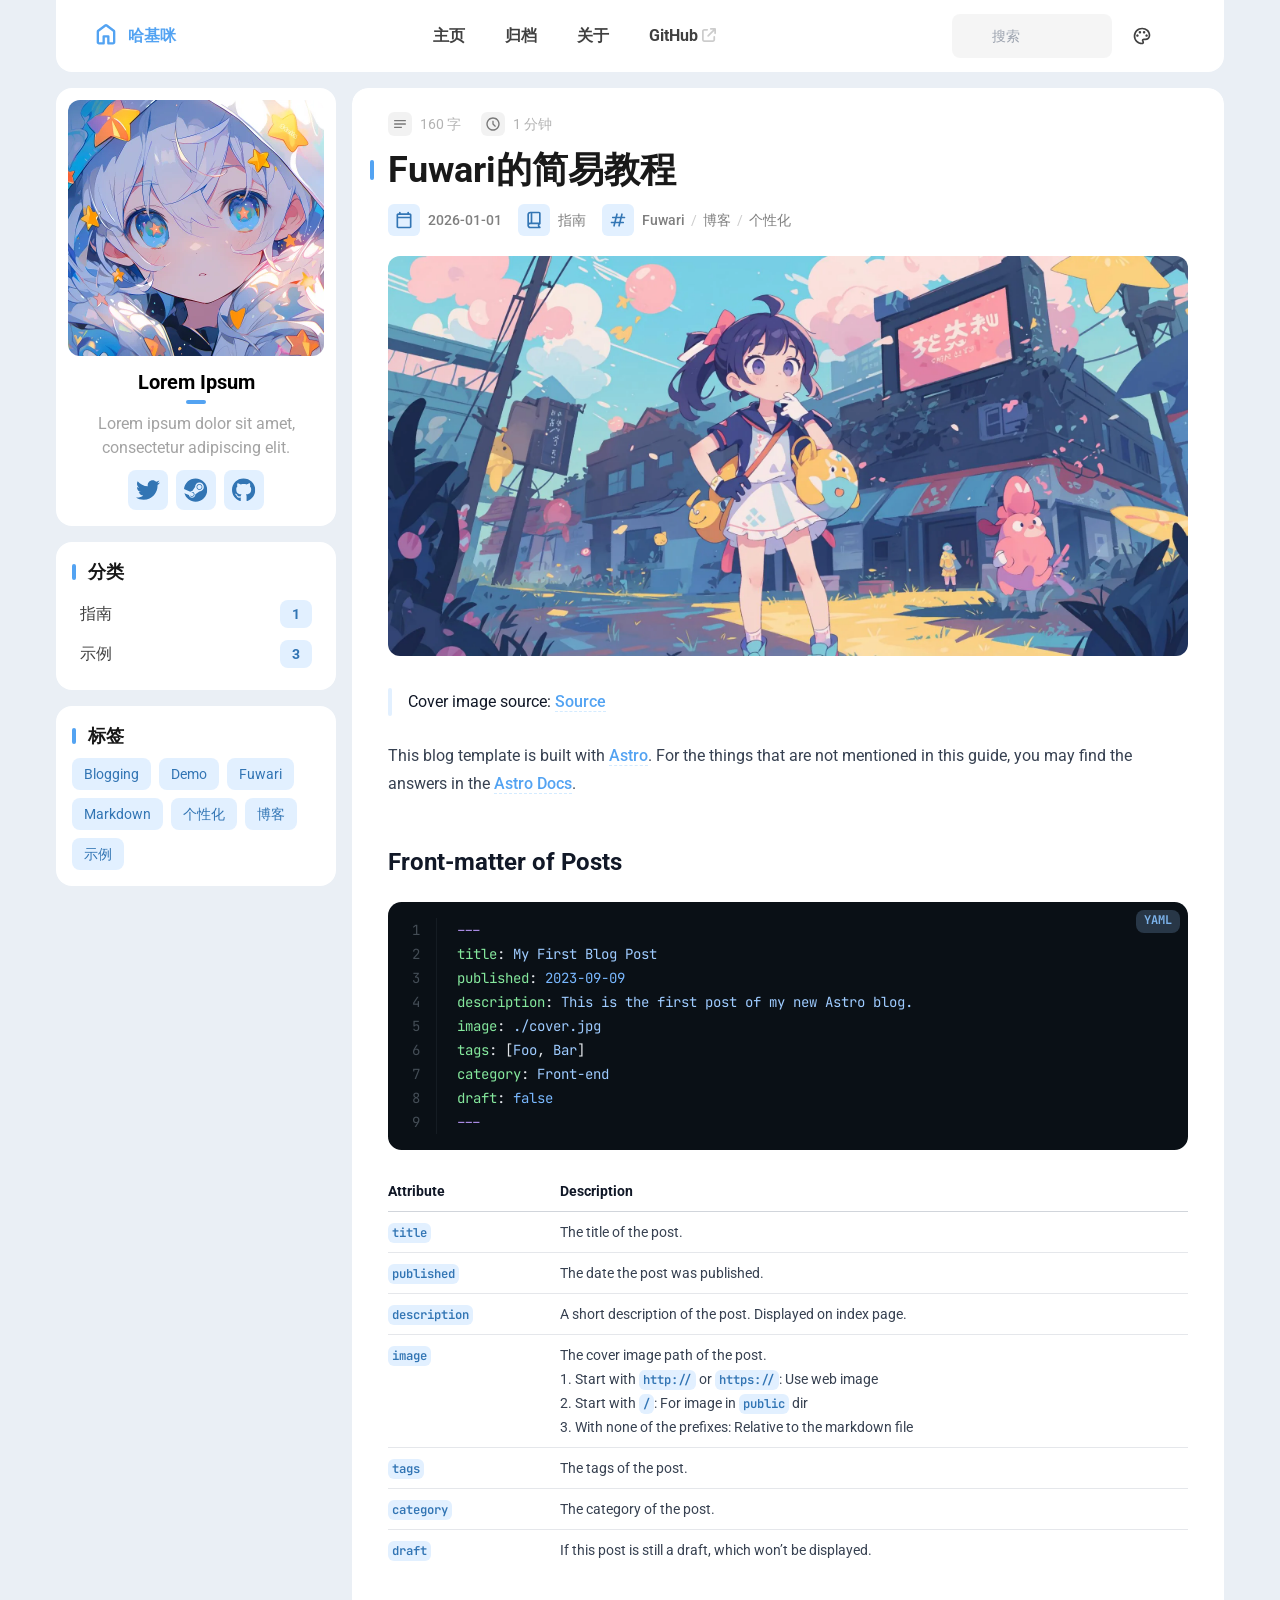
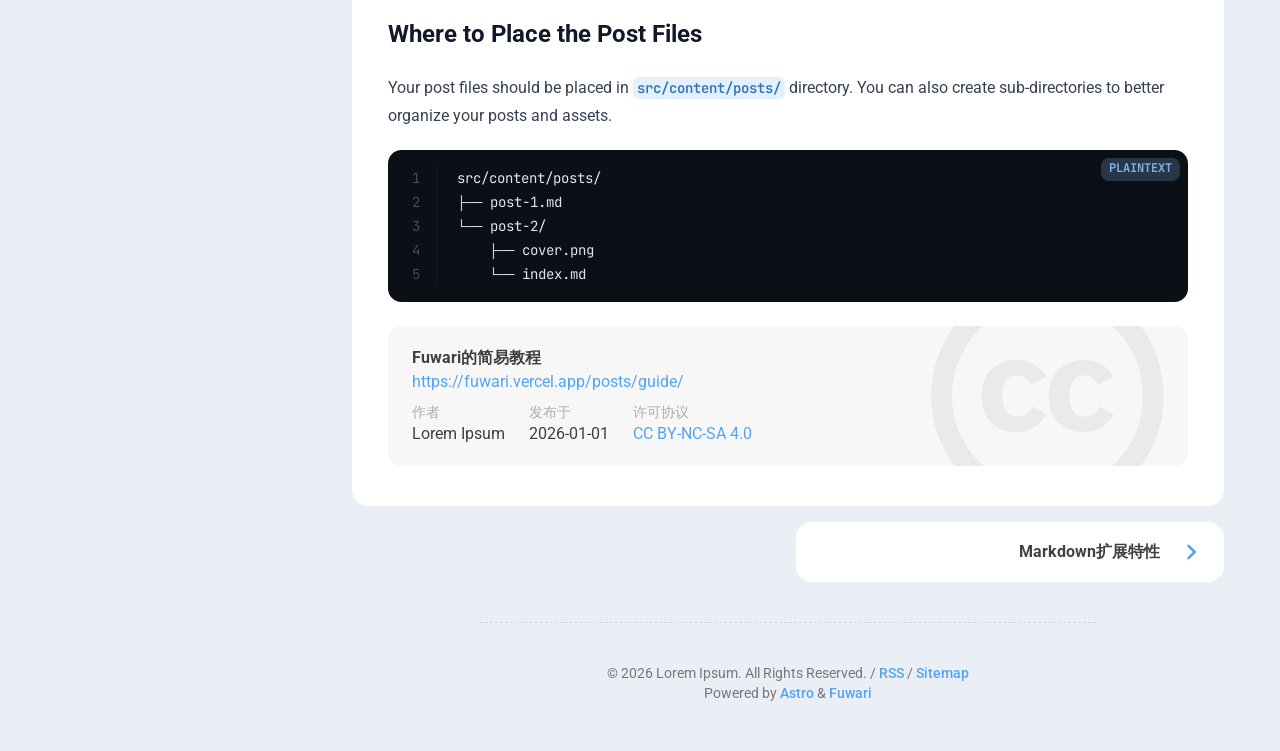
<file: posts/guide/index.html>
<!DOCTYPE html><html lang="zh-CN" class="bg-[var(--page-bg)] transition text-[14px] md:text-[16px]" data-overlayscrollbars-initialize data-astro-cid-sckkx6r4 style="--bannerOffset: 15vh;--banner-height-home: 65vh;--banner-height: 35vh;--configHue: 250;--page-width: 75rem;"> <head><title>Fuwari的简易教程 - 哈基咪</title><meta charset="UTF-8"><meta name="description" content="如何使用这个模版"><meta name="author" content="Lorem Ipsum"><meta property="og:site_name" content="哈基咪"><meta property="og:url" content="https://fuwari.vercel.app/posts/guide/"><meta property="og:title" content="Fuwari的简易教程 - 哈基咪"><meta property="og:description" content="如何使用这个模版"><meta property="og:type" content="article"><meta name="twitter:card" content="summary_large_image"><meta property="twitter:url" content="https://fuwari.vercel.app/posts/guide/"><meta name="twitter:title" content="Fuwari的简易教程 - 哈基咪"><meta name="twitter:description" content="如何使用这个模版"><meta name="viewport" content="width=device-width"><meta name="generator" content="Astro v5.13.10"><link rel="icon" href="/favicon/favicon-light-32.png" sizes="32x32" media="(prefers-color-scheme: light)"><link rel="icon" href="/favicon/favicon-light-128.png" sizes="128x128" media="(prefers-color-scheme: light)"><link rel="icon" href="/favicon/favicon-light-180.png" sizes="180x180" media="(prefers-color-scheme: light)"><link rel="icon" href="/favicon/favicon-light-192.png" sizes="192x192" media="(prefers-color-scheme: light)"><link rel="icon" href="/favicon/favicon-dark-32.png" sizes="32x32" media="(prefers-color-scheme: dark)"><link rel="icon" href="/favicon/favicon-dark-128.png" sizes="128x128" media="(prefers-color-scheme: dark)"><link rel="icon" href="/favicon/favicon-dark-180.png" sizes="180x180" media="(prefers-color-scheme: dark)"><link rel="icon" href="/favicon/favicon-dark-192.png" sizes="192x192" media="(prefers-color-scheme: dark)"><!-- Set the theme before the page is rendered to avoid a flash --><script>(function(){const DEFAULT_THEME = "auto";
const LIGHT_MODE = "light";
const DARK_MODE = "dark";
const AUTO_MODE = "auto";
const BANNER_HEIGHT_EXTEND = 30;
const PAGE_WIDTH = 75;
const configHue = 250;

			// Load the theme from local storage
			const theme = localStorage.getItem('theme') || DEFAULT_THEME;
			switch (theme) {
				case LIGHT_MODE:
					document.documentElement.classList.remove('dark');
					break
				case DARK_MODE:
					document.documentElement.classList.add('dark');
					break
				case AUTO_MODE:
					if (window.matchMedia('(prefers-color-scheme: dark)').matches) {
						document.documentElement.classList.add('dark');
					} else {
						document.documentElement.classList.remove('dark');
					}
			}

			// Load the hue from local storage
			const hue = localStorage.getItem('hue') || configHue;
			document.documentElement.style.setProperty('--hue', hue);

			// calculate the --banner-height-extend, which needs to be a multiple of 4 to avoid blurry text
			let offset = Math.floor(window.innerHeight * (BANNER_HEIGHT_EXTEND / 100));
			offset = offset - offset % 4;
			document.documentElement.style.setProperty('--banner-height-extend', `${offset}px`);
		})();</script><!-- defines global css variables. This will be applied to <html> <body> and some other elements idk why --><script type="application/ld+json">{"@context":"https://schema.org","@type":"BlogPosting","headline":"Fuwari的简易教程","description":"如何使用这个模版","keywords":["Fuwari","博客","个性化"],"author":{"@type":"Person","name":"Lorem Ipsum","url":"https://fuwari.vercel.app/"},"datePublished":"2026-01-01","inLanguage":"zh-CN"}</script><link rel="alternate" type="application/rss+xml" title="Lorem Ipsum" href="https://fuwari.vercel.app/rss.xml"><link rel="stylesheet" href="/_astro/Layout.DSulWsr7.css">
<link rel="stylesheet" href="/_astro/Layout.y4KPJ9hc.css">
<link rel="stylesheet" href="/_astro/_page_.DpTWXJf8.css">
<link rel="stylesheet" href="/_astro/_page_.ZlghMKVQ.css">
<link rel="stylesheet" href="/_astro/about.BtniRLn_.css">
<style>input.svelte-1wah7ro:focus{outline:0}.search-panel.svelte-1wah7ro{max-height:calc(100vh - 100px);overflow-y:auto}#display-setting.svelte-d7tq3k input[type=range]:where(.svelte-d7tq3k){-webkit-appearance:none;height:1.5rem;background-image:var(--color-selection-bar);transition:background-image .15s ease-in-out}#display-setting.svelte-d7tq3k input[type=range]:where(.svelte-d7tq3k)::-webkit-slider-thumb{-webkit-appearance:none;height:1rem;width:.5rem;border-radius:.125rem;background:#ffffffb3;box-shadow:none}#display-setting.svelte-d7tq3k input[type=range]:where(.svelte-d7tq3k)::-webkit-slider-thumb:hover{background:#fffc}#display-setting.svelte-d7tq3k input[type=range]:where(.svelte-d7tq3k)::-webkit-slider-thumb:active{background:#fff9}#display-setting.svelte-d7tq3k input[type=range]:where(.svelte-d7tq3k)::-moz-range-thumb{-webkit-appearance:none;height:1rem;width:.5rem;border-radius:.125rem;border-width:0;background:#ffffffb3;box-shadow:none}#display-setting.svelte-d7tq3k input[type=range]:where(.svelte-d7tq3k)::-moz-range-thumb:hover{background:#fffc}#display-setting.svelte-d7tq3k input[type=range]:where(.svelte-d7tq3k)::-moz-range-thumb:active{background:#fff9}#display-setting.svelte-d7tq3k input[type=range]:where(.svelte-d7tq3k)::-ms-thumb{-webkit-appearance:none;height:1rem;width:.5rem;border-radius:.125rem;background:#ffffffb3;box-shadow:none}#display-setting.svelte-d7tq3k input[type=range]:where(.svelte-d7tq3k)::-ms-thumb:hover{background:#fffc}#display-setting.svelte-d7tq3k input[type=range]:where(.svelte-d7tq3k)::-ms-thumb:active{background:#fff9}
</style><script type="module" src="/_astro/page.Z8IJTFqj.js"></script></head> <body class=" min-h-screen transition " data-overlayscrollbars-initialize data-astro-cid-sckkx6r4 style="--bannerOffset: 15vh;--banner-height-home: 65vh;--banner-height: 35vh;--configHue: 250;--page-width: 75rem;"> <div id="config-carrier" data-hue="250"></div>    <div id="top-row" class="z-50 pointer-events-none relative transition-all duration-700 max-w-[var(--page-width)] px-0 md:px-4 mx-auto"> <div id="navbar-wrapper" class="pointer-events-auto sticky top-0 transition-all"> <div id="navbar" class="z-50 onload-animation"> <div class="absolute h-8 left-0 right-0 -top-8 bg-[var(--card-bg)] transition"></div> <!-- used for onload animation --> <div class="card-base !overflow-visible max-w-[var(--page-width)] h-[4.5rem] !rounded-t-none mx-auto flex items-center justify-between px-4"> <a href="/" class="btn-plain scale-animation rounded-lg h-[3.25rem] px-5 font-bold active:scale-95"> <div class="flex flex-row text-[var(--primary)] items-center text-md"> <svg width="1em" height="1em" class="text-[1.75rem] mb-1 mr-2" data-icon="material-symbols:home-outline-rounded">   <symbol id="ai:material-symbols:home-outline-rounded" viewBox="0 0 24 24"><path fill="currentColor" d="M6 19h3v-5q0-.425.288-.712T10 13h4q.425 0 .713.288T15 14v5h3v-9l-6-4.5L6 10zm-2 0v-9q0-.475.213-.9t.587-.7l6-4.5q.525-.4 1.2-.4t1.2.4l6 4.5q.375.275.588.7T20 10v9q0 .825-.588 1.413T18 21h-4q-.425 0-.712-.288T13 20v-5h-2v5q0 .425-.288.713T10 21H6q-.825 0-1.412-.587T4 19m8-6.75"/></symbol><use href="#ai:material-symbols:home-outline-rounded"></use>  </svg> 哈基咪 </div> </a> <div class="hidden md:flex"> <a aria-label="主页" href="/" class="btn-plain scale-animation rounded-lg h-11 font-bold px-5 active:scale-95"> <div class="flex items-center"> 主页  </div> </a><a aria-label="归档" href="/archive/" class="btn-plain scale-animation rounded-lg h-11 font-bold px-5 active:scale-95"> <div class="flex items-center"> 归档  </div> </a><a aria-label="关于" href="/about/" class="btn-plain scale-animation rounded-lg h-11 font-bold px-5 active:scale-95"> <div class="flex items-center"> 关于  </div> </a><a aria-label="GitHub" href="https://github.com/saicaca/fuwari" target="_blank" class="btn-plain scale-animation rounded-lg h-11 font-bold px-5 active:scale-95"> <div class="flex items-center"> GitHub <svg width="1em" height="1em" class="text-[0.875rem] transition -translate-y-[1px] ml-1 text-black/[0.2] dark:text-white/[0.2]" data-icon="fa6-solid:arrow-up-right-from-square">   <symbol id="ai:fa6-solid:arrow-up-right-from-square" viewBox="0 0 512 512"><path fill="currentColor" d="M320 0c-17.7 0-32 14.3-32 32s14.3 32 32 32h82.7L201.4 265.4c-12.5 12.5-12.5 32.8 0 45.3s32.8 12.5 45.3 0L448 109.3V192c0 17.7 14.3 32 32 32s32-14.3 32-32V32c0-17.7-14.3-32-32-32zM80 32C35.8 32 0 67.8 0 112v320c0 44.2 35.8 80 80 80h320c44.2 0 80-35.8 80-80V320c0-17.7-14.3-32-32-32s-32 14.3-32 32v112c0 8.8-7.2 16-16 16H80c-8.8 0-16-7.2-16-16V112c0-8.8 7.2-16 16-16h112c17.7 0 32-14.3 32-32s-14.3-32-32-32z"/></symbol><use href="#ai:fa6-solid:arrow-up-right-from-square"></use>  </svg> </div> </a> </div> <div class="flex"> <!--<SearchPanel client:load>--> <style>astro-island,astro-slot,astro-static-slot{display:contents}</style><script>(()=>{var e=async t=>{await(await t())()};(self.Astro||(self.Astro={})).only=e;window.dispatchEvent(new Event("astro:only"));})();</script><script>(()=>{var A=Object.defineProperty;var g=(i,o,a)=>o in i?A(i,o,{enumerable:!0,configurable:!0,writable:!0,value:a}):i[o]=a;var d=(i,o,a)=>g(i,typeof o!="symbol"?o+"":o,a);{let i={0:t=>m(t),1:t=>a(t),2:t=>new RegExp(t),3:t=>new Date(t),4:t=>new Map(a(t)),5:t=>new Set(a(t)),6:t=>BigInt(t),7:t=>new URL(t),8:t=>new Uint8Array(t),9:t=>new Uint16Array(t),10:t=>new Uint32Array(t),11:t=>1/0*t},o=t=>{let[l,e]=t;return l in i?i[l](e):void 0},a=t=>t.map(o),m=t=>typeof t!="object"||t===null?t:Object.fromEntries(Object.entries(t).map(([l,e])=>[l,o(e)]));class y extends HTMLElement{constructor(){super(...arguments);d(this,"Component");d(this,"hydrator");d(this,"hydrate",async()=>{var b;if(!this.hydrator||!this.isConnected)return;let e=(b=this.parentElement)==null?void 0:b.closest("astro-island[ssr]");if(e){e.addEventListener("astro:hydrate",this.hydrate,{once:!0});return}let c=this.querySelectorAll("astro-slot"),n={},h=this.querySelectorAll("template[data-astro-template]");for(let r of h){let s=r.closest(this.tagName);s!=null&&s.isSameNode(this)&&(n[r.getAttribute("data-astro-template")||"default"]=r.innerHTML,r.remove())}for(let r of c){let s=r.closest(this.tagName);s!=null&&s.isSameNode(this)&&(n[r.getAttribute("name")||"default"]=r.innerHTML)}let p;try{p=this.hasAttribute("props")?m(JSON.parse(this.getAttribute("props"))):{}}catch(r){let s=this.getAttribute("component-url")||"<unknown>",v=this.getAttribute("component-export");throw v&&(s+=` (export ${v})`),console.error(`[hydrate] Error parsing props for component ${s}`,this.getAttribute("props"),r),r}let u;await this.hydrator(this)(this.Component,p,n,{client:this.getAttribute("client")}),this.removeAttribute("ssr"),this.dispatchEvent(new CustomEvent("astro:hydrate"))});d(this,"unmount",()=>{this.isConnected||this.dispatchEvent(new CustomEvent("astro:unmount"))})}disconnectedCallback(){document.removeEventListener("astro:after-swap",this.unmount),document.addEventListener("astro:after-swap",this.unmount,{once:!0})}connectedCallback(){if(!this.hasAttribute("await-children")||document.readyState==="interactive"||document.readyState==="complete")this.childrenConnectedCallback();else{let e=()=>{document.removeEventListener("DOMContentLoaded",e),c.disconnect(),this.childrenConnectedCallback()},c=new MutationObserver(()=>{var n;((n=this.lastChild)==null?void 0:n.nodeType)===Node.COMMENT_NODE&&this.lastChild.nodeValue==="astro:end"&&(this.lastChild.remove(),e())});c.observe(this,{childList:!0}),document.addEventListener("DOMContentLoaded",e)}}async childrenConnectedCallback(){let e=this.getAttribute("before-hydration-url");e&&await import(e),this.start()}async start(){let e=JSON.parse(this.getAttribute("opts")),c=this.getAttribute("client");if(Astro[c]===void 0){window.addEventListener(`astro:${c}`,()=>this.start(),{once:!0});return}try{await Astro[c](async()=>{let n=this.getAttribute("renderer-url"),[h,{default:p}]=await Promise.all([import(this.getAttribute("component-url")),n?import(n):()=>()=>{}]),u=this.getAttribute("component-export")||"default";if(!u.includes("."))this.Component=h[u];else{this.Component=h;for(let f of u.split("."))this.Component=this.Component[f]}return this.hydrator=p,this.hydrate},e,this)}catch(n){console.error(`[astro-island] Error hydrating ${this.getAttribute("component-url")}`,n)}}attributeChangedCallback(){this.hydrate()}}d(y,"observedAttributes",["props"]),customElements.get("astro-island")||customElements.define("astro-island",y)}})();</script><astro-island uid="1QVph4" component-url="/_astro/Search.Dyki_PZ4.js" component-export="default" renderer-url="/_astro/client.svelte.BtEbdPyR.js" props="{}" ssr client="only" opts="{&quot;name&quot;:&quot;Search&quot;,&quot;value&quot;:&quot;svelte&quot;}"></astro-island> <button aria-label="Display Settings" class="btn-plain scale-animation rounded-lg h-11 w-11 active:scale-90" id="display-settings-switch"> <svg width="1em" height="1em" class="text-[1.25rem]" data-icon="material-symbols:palette-outline">   <symbol id="ai:material-symbols:palette-outline" viewBox="0 0 24 24"><path fill="currentColor" d="M12 22q-2.05 0-3.875-.788t-3.187-2.15t-2.15-3.187T2 12q0-2.075.813-3.9t2.2-3.175T8.25 2.788T12.2 2q2 0 3.775.688t3.113 1.9t2.125 2.875T22 11.05q0 2.875-1.75 4.413T16 17h-1.85q-.225 0-.312.125t-.088.275q0 .3.375.863t.375 1.287q0 1.25-.687 1.85T12 22m-5.5-9q.65 0 1.075-.425T8 11.5t-.425-1.075T6.5 10t-1.075.425T5 11.5t.425 1.075T6.5 13m3-4q.65 0 1.075-.425T11 7.5t-.425-1.075T9.5 6t-1.075.425T8 7.5t.425 1.075T9.5 9m5 0q.65 0 1.075-.425T16 7.5t-.425-1.075T14.5 6t-1.075.425T13 7.5t.425 1.075T14.5 9m3 4q.65 0 1.075-.425T19 11.5t-.425-1.075T17.5 10t-1.075.425T16 11.5t.425 1.075T17.5 13M12 20q.225 0 .363-.125t.137-.325q0-.35-.375-.825T11.75 17.3q0-1.05.725-1.675T14.25 15H16q1.65 0 2.825-.962T20 11.05q0-3.025-2.312-5.038T12.2 4Q8.8 4 6.4 6.325T4 12q0 3.325 2.338 5.663T12 20"/></symbol><use href="#ai:material-symbols:palette-outline"></use>  </svg> </button> <astro-island uid="2e1pL5" component-url="/_astro/LightDarkSwitch.BSapTNdP.js" component-export="default" renderer-url="/_astro/client.svelte.BtEbdPyR.js" props="{}" ssr client="only" opts="{&quot;name&quot;:&quot;LightDarkSwitch&quot;,&quot;value&quot;:&quot;svelte&quot;}"></astro-island> <button aria-label="Menu" name="Nav Menu" class="btn-plain scale-animation rounded-lg w-11 h-11 active:scale-90 md:!hidden" id="nav-menu-switch"> <svg width="1em" height="1em" class="text-[1.25rem]" data-icon="material-symbols:menu-rounded">   <symbol id="ai:material-symbols:menu-rounded" viewBox="0 0 24 24"><path fill="currentColor" d="M4 18q-.425 0-.712-.288T3 17t.288-.712T4 16h16q.425 0 .713.288T21 17t-.288.713T20 18zm0-5q-.425 0-.712-.288T3 12t.288-.712T4 11h16q.425 0 .713.288T21 12t-.288.713T20 13zm0-5q-.425 0-.712-.288T3 7t.288-.712T4 6h16q.425 0 .713.288T21 7t-.288.713T20 8z"/></symbol><use href="#ai:material-symbols:menu-rounded"></use>  </svg> </button> </div> <div id="nav-menu-panel" class="float-panel float-panel-closed absolute transition-all fixed right-4 px-2 py-2"> <a href="/" class="group flex justify-between items-center py-2 pl-3 pr-1 rounded-lg gap-8
            hover:bg-[var(--btn-plain-bg-hover)] active:bg-[var(--btn-plain-bg-active)] transition
        "> <div class="transition text-black/75 dark:text-white/75 font-bold group-hover:text-[var(--primary)] group-active:text-[var(--primary)]"> 主页 </div> <svg width="1em" height="1em" class="transition text-[1.25rem] text-[var(--primary)]" data-icon="material-symbols:chevron-right-rounded">   <symbol id="ai:material-symbols:chevron-right-rounded" viewBox="0 0 24 24"><path fill="currentColor" d="M12.6 12L8.7 8.1q-.275-.275-.275-.7t.275-.7t.7-.275t.7.275l4.6 4.6q.15.15.213.325t.062.375t-.062.375t-.213.325l-4.6 4.6q-.275.275-.7.275t-.7-.275t-.275-.7t.275-.7z"/></symbol><use href="#ai:material-symbols:chevron-right-rounded"></use>  </svg>  </a><a href="/archive/" class="group flex justify-between items-center py-2 pl-3 pr-1 rounded-lg gap-8
            hover:bg-[var(--btn-plain-bg-hover)] active:bg-[var(--btn-plain-bg-active)] transition
        "> <div class="transition text-black/75 dark:text-white/75 font-bold group-hover:text-[var(--primary)] group-active:text-[var(--primary)]"> 归档 </div> <svg width="1em" height="1em" viewBox="0 0 24 24" class="transition text-[1.25rem] text-[var(--primary)]" data-icon="material-symbols:chevron-right-rounded">   <use href="#ai:material-symbols:chevron-right-rounded"></use>  </svg>  </a><a href="/about/" class="group flex justify-between items-center py-2 pl-3 pr-1 rounded-lg gap-8
            hover:bg-[var(--btn-plain-bg-hover)] active:bg-[var(--btn-plain-bg-active)] transition
        "> <div class="transition text-black/75 dark:text-white/75 font-bold group-hover:text-[var(--primary)] group-active:text-[var(--primary)]"> 关于 </div> <svg width="1em" height="1em" viewBox="0 0 24 24" class="transition text-[1.25rem] text-[var(--primary)]" data-icon="material-symbols:chevron-right-rounded">   <use href="#ai:material-symbols:chevron-right-rounded"></use>  </svg>  </a><a href="https://github.com/saicaca/fuwari" class="group flex justify-between items-center py-2 pl-3 pr-1 rounded-lg gap-8
            hover:bg-[var(--btn-plain-bg-hover)] active:bg-[var(--btn-plain-bg-active)] transition
        " target="_blank"> <div class="transition text-black/75 dark:text-white/75 font-bold group-hover:text-[var(--primary)] group-active:text-[var(--primary)]"> GitHub </div>  <svg width="1em" height="1em" viewBox="0 0 512 512" class="transition text-[0.75rem] text-black/25 dark:text-white/25 -translate-x-1" data-icon="fa6-solid:arrow-up-right-from-square">   <use href="#ai:fa6-solid:arrow-up-right-from-square"></use>  </svg> </a> </div> <astro-island uid="Z29FIbP" component-url="/_astro/DisplaySettings.CcQr5-8Z.js" component-export="default" renderer-url="/_astro/client.svelte.BtEbdPyR.js" props="{}" ssr client="only" opts="{&quot;name&quot;:&quot;DisplaySettings&quot;,&quot;value&quot;:&quot;svelte&quot;}"></astro-island> </div> </div> <script type="module">function c(){localStorage.theme==="dark"?(document.documentElement.classList.remove("dark"),localStorage.theme="light"):(document.documentElement.classList.add("dark"),localStorage.theme="dark")}function o(){let t=document.getElementById("scheme-switch");t&&(t.onclick=function(){c()});let n=document.getElementById("display-settings-switch");n&&(n.onclick=function(){let e=document.getElementById("display-setting");e&&e.classList.toggle("float-panel-closed")});let l=document.getElementById("nav-menu-switch");l&&(l.onclick=function(){let e=document.getElementById("nav-menu-panel");e&&e.classList.toggle("float-panel-closed")})}o();</script> <script>(function(){const scriptUrl = "/pagefind/pagefind.js";

async function loadPagefind() {
    try {
        const response = await fetch(scriptUrl, { method: 'HEAD' });
        if (!response.ok) {
            throw new Error(`Pagefind script not found: ${response.status}`);
        }

        const pagefind = await import(scriptUrl);

        await pagefind.options({
            excerptLength: 20
        });

        window.pagefind = pagefind;

        document.dispatchEvent(new CustomEvent('pagefindready'));
        console.log('Pagefind loaded and initialized successfully, event dispatched.');
    } catch (error) {
        console.error('Failed to load Pagefind:', error);
        window.pagefind = {
            search: () => Promise.resolve({ results: [] }),
            options: () => Promise.resolve(),
        };
        document.dispatchEvent(new CustomEvent('pagefindloaderror'));
        console.log('Pagefind load error, event dispatched.');
    }
}

if (document.readyState === 'loading') {
    document.addEventListener('DOMContentLoaded', loadPagefind);
} else {
    loadPagefind();
}
})();</script> </div> </div>   <div class="absolute w-full z-30 pointer-events-none" style="top: 5.5rem"> <!-- The pointer-events-none here prevent blocking the click event of the TOC --> <div class="relative max-w-[var(--page-width)] mx-auto pointer-events-auto"> <div id="main-grid" class="transition duration-700 w-full left-0 right-0 grid grid-cols-[17.5rem_auto] grid-rows-[auto_1fr_auto] lg:grid-rows-[auto]
    mx-auto gap-4 px-0 md:px-4"> <!-- Banner image credit -->  <div id="sidebar" class="mb-4 row-start-2 row-end-3 col-span-2 lg:row-start-1 lg:row-end-2 lg:col-span-1 lg:max-w-[17.5rem] onload-animation w-full"> <div class="flex flex-col w-full gap-4 mb-4"> <div class="card-base p-3"> <a aria-label="Go to About Page" href="/about/" class="group block relative mx-auto mt-1 lg:mx-0 lg:mt-0 mb-3
       max-w-[12rem] lg:max-w-none overflow-hidden rounded-xl active:scale-95"> <div class="absolute transition pointer-events-none group-hover:bg-black/30 group-active:bg-black/50
        w-full h-full z-50 flex items-center justify-center"> <svg width="1.13em" height="1em" class="transition opacity-0 scale-90 group-hover:scale-100 group-hover:opacity-100 text-white text-5xl" data-icon="fa6-regular:address-card">   <symbol id="ai:fa6-regular:address-card" viewBox="0 0 576 512"><path fill="currentColor" d="M512 80c8.8 0 16 7.2 16 16v320c0 8.8-7.2 16-16 16H64c-8.8 0-16-7.2-16-16V96c0-8.8 7.2-16 16-16zM64 32C28.7 32 0 60.7 0 96v320c0 35.3 28.7 64 64 64h448c35.3 0 64-28.7 64-64V96c0-35.3-28.7-64-64-64zm144 224a64 64 0 1 0 0-128a64 64 0 1 0 0 128m-32 32c-44.2 0-80 35.8-80 80c0 8.8 7.2 16 16 16h192c8.8 0 16-7.2 16-16c0-44.2-35.8-80-80-80zm200-144c-13.3 0-24 10.7-24 24s10.7 24 24 24h80c13.3 0 24-10.7 24-24s-10.7-24-24-24zm0 96c-13.3 0-24 10.7-24 24s10.7 24 24 24h80c13.3 0 24-10.7 24-24s-10.7-24-24-24z"/></symbol><use href="#ai:fa6-regular:address-card"></use>  </svg> </div> <div class="mx-auto lg:w-full h-full lg:mt-0  overflow-hidden relative"> <div class="transition absolute inset-0 dark:bg-black/10 bg-opacity-50 pointer-events-none"></div> <img src="/_astro/demo-avatar.CxcI0ivM_1nbuVe.webp" alt="Profile Image of the Author" style="object-position: center" loading="lazy" decoding="async" fetchpriority="auto" width="512" height="512" class="w-full h-full object-cover">  </div> </a> <div class="px-2"> <div class="font-bold text-xl text-center mb-1 dark:text-neutral-50 transition">Lorem Ipsum</div> <div class="h-1 w-5 bg-[var(--primary)] mx-auto rounded-full mb-2 transition"></div> <div class="text-center text-neutral-400 mb-2.5 transition">Lorem ipsum dolor sit amet, consectetur adipiscing elit.</div> <div class="flex flex-wrap gap-2 justify-center mb-1"> <a rel="me" aria-label="Twitter" href="https://twitter.com" target="_blank" class="btn-regular rounded-lg h-10 w-10 active:scale-90"> <svg width="1em" height="1em" class="text-[1.5rem]" data-icon="fa6-brands:twitter">   <symbol id="ai:fa6-brands:twitter" viewBox="0 0 512 512"><path fill="currentColor" d="M459.37 151.716c.325 4.548.325 9.097.325 13.645c0 138.72-105.583 298.558-298.558 298.558c-59.452 0-114.68-17.219-161.137-47.106c8.447.974 16.568 1.299 25.34 1.299c49.055 0 94.213-16.568 130.274-44.832c-46.132-.975-84.792-31.188-98.112-72.772c6.498.974 12.995 1.624 19.818 1.624c9.421 0 18.843-1.3 27.614-3.573c-48.081-9.747-84.143-51.98-84.143-102.985v-1.299c13.969 7.797 30.214 12.67 47.431 13.319c-28.264-18.843-46.781-51.005-46.781-87.391c0-19.492 5.197-37.36 14.294-52.954c51.655 63.675 129.3 105.258 216.365 109.807c-1.624-7.797-2.599-15.918-2.599-24.04c0-57.828 46.782-104.934 104.934-104.934c30.213 0 57.502 12.67 76.67 33.137c23.715-4.548 46.456-13.32 66.599-25.34c-7.798 24.366-24.366 44.833-46.132 57.827c21.117-2.273 41.584-8.122 60.426-16.243c-14.292 20.791-32.161 39.308-52.628 54.253"/></symbol><use href="#ai:fa6-brands:twitter"></use>  </svg> </a><a rel="me" aria-label="Steam" href="https://store.steampowered.com" target="_blank" class="btn-regular rounded-lg h-10 w-10 active:scale-90"> <svg width="0.97em" height="1em" class="text-[1.5rem]" data-icon="fa6-brands:steam">   <symbol id="ai:fa6-brands:steam" viewBox="0 0 496 512"><path fill="currentColor" d="M496 256c0 137-111.2 248-248.4 248c-113.8 0-209.6-76.3-239-180.4l95.2 39.3c6.4 32.1 34.9 56.4 68.9 56.4c39.2 0 71.9-32.4 70.2-73.5l84.5-60.2c52.1 1.3 95.8-40.9 95.8-93.5c0-51.6-42-93.5-93.7-93.5s-93.7 42-93.7 93.5v1.2L176.6 279c-15.5-.9-30.7 3.4-43.5 12.1L0 236.1C10.2 108.4 117.1 8 247.6 8C384.8 8 496 119 496 256M155.7 384.3l-30.5-12.6a52.8 52.8 0 0 0 27.2 25.8c26.9 11.2 57.8-1.6 69-28.4c5.4-13 5.5-27.3.1-40.3S206 305.6 193 300.2c-12.9-5.4-26.7-5.2-38.9-.6l31.5 13c19.8 8.2 29.2 30.9 20.9 50.7c-8.3 19.9-31 29.2-50.8 21m173.8-129.9c-34.4 0-62.4-28-62.4-62.3s28-62.3 62.4-62.3s62.4 28 62.4 62.3s-27.9 62.3-62.4 62.3m.1-15.6c25.9 0 46.9-21 46.9-46.8c0-25.9-21-46.8-46.9-46.8s-46.9 21-46.9 46.8c.1 25.8 21.1 46.8 46.9 46.8"/></symbol><use href="#ai:fa6-brands:steam"></use>  </svg> </a><a rel="me" aria-label="GitHub" href="https://github.com/saicaca/fuwari" target="_blank" class="btn-regular rounded-lg h-10 w-10 active:scale-90"> <svg width="0.97em" height="1em" class="text-[1.5rem]" data-icon="fa6-brands:github">   <symbol id="ai:fa6-brands:github" viewBox="0 0 496 512"><path fill="currentColor" d="M165.9 397.4c0 2-2.3 3.6-5.2 3.6c-3.3.3-5.6-1.3-5.6-3.6c0-2 2.3-3.6 5.2-3.6c3-.3 5.6 1.3 5.6 3.6m-31.1-4.5c-.7 2 1.3 4.3 4.3 4.9c2.6 1 5.6 0 6.2-2s-1.3-4.3-4.3-5.2c-2.6-.7-5.5.3-6.2 2.3m44.2-1.7c-2.9.7-4.9 2.6-4.6 4.9c.3 2 2.9 3.3 5.9 2.6c2.9-.7 4.9-2.6 4.6-4.6c-.3-1.9-3-3.2-5.9-2.9M244.8 8C106.1 8 0 113.3 0 252c0 110.9 69.8 205.8 169.5 239.2c12.8 2.3 17.3-5.6 17.3-12.1c0-6.2-.3-40.4-.3-61.4c0 0-70 15-84.7-29.8c0 0-11.4-29.1-27.8-36.6c0 0-22.9-15.7 1.6-15.4c0 0 24.9 2 38.6 25.8c21.9 38.6 58.6 27.5 72.9 20.9c2.3-16 8.8-27.1 16-33.7c-55.9-6.2-112.3-14.3-112.3-110.5c0-27.5 7.6-41.3 23.6-58.9c-2.6-6.5-11.1-33.3 2.6-67.9c20.9-6.5 69 27 69 27c20-5.6 41.5-8.5 62.8-8.5s42.8 2.9 62.8 8.5c0 0 48.1-33.6 69-27c13.7 34.7 5.2 61.4 2.6 67.9c16 17.7 25.8 31.5 25.8 58.9c0 96.5-58.9 104.2-114.8 110.5c9.2 7.9 17 22.9 17 46.4c0 33.7-.3 75.4-.3 83.6c0 6.5 4.6 14.4 17.3 12.1C428.2 457.8 496 362.9 496 252C496 113.3 383.5 8 244.8 8M97.2 352.9c-1.3 1-1 3.3.7 5.2c1.6 1.6 3.9 2.3 5.2 1c1.3-1 1-3.3-.7-5.2c-1.6-1.6-3.9-2.3-5.2-1m-10.8-8.1c-.7 1.3.3 2.9 2.3 3.9c1.6 1 3.6.7 4.3-.7c.7-1.3-.3-2.9-2.3-3.9c-2-.6-3.6-.3-4.3.7m32.4 35.6c-1.6 1.3-1 4.3 1.3 6.2c2.3 2.3 5.2 2.6 6.5 1c1.3-1.3.7-4.3-1.3-6.2c-2.2-2.3-5.2-2.6-6.5-1m-11.4-14.7c-1.6 1-1.6 3.6 0 5.9s4.3 3.3 5.6 2.3c1.6-1.3 1.6-3.9 0-6.2c-1.4-2.3-4-3.3-5.6-2"/></symbol><use href="#ai:fa6-brands:github"></use>  </svg> </a>  </div> </div> </div> </div> <div id="sidebar-sticky" class="transition-all duration-700 flex flex-col w-full gap-4 top-4 sticky top-4"> <widget-layout data-id="categories" data-is-collapsed="false" class="pb-4 card-base onload-animation" style="animation-delay: 150ms; --collapsedHeight: 7.5rem;" data-astro-cid-ucso7hve="true"> <div class="font-bold transition text-lg text-neutral-900 dark:text-neutral-100 relative ml-8 mt-4 mb-2
        before:w-1 before:h-4 before:rounded-md before:bg-[var(--primary)]
        before:absolute before:left-[-16px] before:top-[5.5px]" data-astro-cid-ucso7hve style="--collapsedHeight: 7.5rem;">分类</div> <div id="categories" class="collapse-wrapper px-4 overflow-hidden" data-astro-cid-ucso7hve style="--collapsedHeight: 7.5rem;"> <a href="/archive/?category=%E6%8C%87%E5%8D%97" aria-label="View all posts in the 指南 category"> <button class="
            w-full
            h-10
            rounded-lg
            bg-none
            hover:bg-[var(--btn-plain-bg-hover)]
            active:bg-[var(--btn-plain-bg-active)]
            transition-all
            pl-2
            hover:pl-3
            
            text-neutral-700
            hover:text-[var(--primary)]
            dark:text-neutral-300
            dark:hover:text-[var(--primary)]
        "> <div class="flex items-center justify-between relative mr-2"> <div class="overflow-hidden text-left whitespace-nowrap overflow-ellipsis  "> 指南 </div> <div class="transition px-2 h-7 ml-4 min-w-[2rem] rounded-lg text-sm font-bold
                    text-[var(--btn-content)] dark:text-[var(--deep-text)]
                    bg-[var(--btn-regular-bg)] dark:bg-[var(--primary)]
                    flex items-center justify-center"> 1 </div> </div> </button> </a><a href="/archive/?category=%E7%A4%BA%E4%BE%8B" aria-label="View all posts in the 示例 category"> <button class="
            w-full
            h-10
            rounded-lg
            bg-none
            hover:bg-[var(--btn-plain-bg-hover)]
            active:bg-[var(--btn-plain-bg-active)]
            transition-all
            pl-2
            hover:pl-3
            
            text-neutral-700
            hover:text-[var(--primary)]
            dark:text-neutral-300
            dark:hover:text-[var(--primary)]
        "> <div class="flex items-center justify-between relative mr-2"> <div class="overflow-hidden text-left whitespace-nowrap overflow-ellipsis  "> 示例 </div> <div class="transition px-2 h-7 ml-4 min-w-[2rem] rounded-lg text-sm font-bold
                    text-[var(--btn-content)] dark:text-[var(--deep-text)]
                    bg-[var(--btn-regular-bg)] dark:bg-[var(--primary)]
                    flex items-center justify-center"> 3 </div> </div> </button> </a> </div>  </widget-layout>  <script type="module">class d extends HTMLElement{constructor(){if(super(),this.dataset.isCollapsed!=="true")return;const e=this.dataset.id,t=this.querySelector(".expand-btn"),s=this.querySelector(`#${e}`);t.addEventListener("click",()=>{s.classList.remove("collapsed"),t.classList.add("hidden")})}}customElements.get("widget-layout")||customElements.define("widget-layout",d);</script> <widget-layout data-id="tags" data-is-collapsed="false" class="pb-4 card-base onload-animation" style="animation-delay: 200ms; --collapsedHeight: 7.5rem;" data-astro-cid-ucso7hve="true"> <div class="font-bold transition text-lg text-neutral-900 dark:text-neutral-100 relative ml-8 mt-4 mb-2
        before:w-1 before:h-4 before:rounded-md before:bg-[var(--primary)]
        before:absolute before:left-[-16px] before:top-[5.5px]" data-astro-cid-ucso7hve style="--collapsedHeight: 7.5rem;">标签</div> <div id="tags" class="collapse-wrapper px-4 overflow-hidden" data-astro-cid-ucso7hve style="--collapsedHeight: 7.5rem;">  <div class="flex gap-2 flex-wrap"> <a href="/archive/?tag=Blogging" aria-label="View all posts with the Blogging tag" class="btn-regular h-8 text-sm px-3 rounded-lg">  Blogging </a><a href="/archive/?tag=Demo" aria-label="View all posts with the Demo tag" class="btn-regular h-8 text-sm px-3 rounded-lg">  Demo </a><a href="/archive/?tag=Fuwari" aria-label="View all posts with the Fuwari tag" class="btn-regular h-8 text-sm px-3 rounded-lg">  Fuwari </a><a href="/archive/?tag=Markdown" aria-label="View all posts with the Markdown tag" class="btn-regular h-8 text-sm px-3 rounded-lg">  Markdown </a><a href="/archive/?tag=%E4%B8%AA%E6%80%A7%E5%8C%96" aria-label="View all posts with the 个性化 tag" class="btn-regular h-8 text-sm px-3 rounded-lg">  个性化 </a><a href="/archive/?tag=%E5%8D%9A%E5%AE%A2" aria-label="View all posts with the 博客 tag" class="btn-regular h-8 text-sm px-3 rounded-lg">  博客 </a><a href="/archive/?tag=%E7%A4%BA%E4%BE%8B" aria-label="View all posts with the 示例 tag" class="btn-regular h-8 text-sm px-3 rounded-lg">  示例 </a> </div>  </div>  </widget-layout>   </div> </div> <main id="swup-container" class="transition-swup-fade col-span-2 lg:col-span-1 overflow-hidden"> <div id="content-wrapper" class="onload-animation"> <!-- the overflow-hidden here prevent long text break the layout--> <!-- make id different from windows.swup global property -->   <div class="flex w-full rounded-[var(--radius-large)] overflow-hidden relative mb-4"> <div id="post-container" class="card-base z-10 px-6 md:px-9 pt-6 pb-4 relative w-full "> <!-- word count and reading time --> <div class="flex flex-row text-black/30 dark:text-white/30 gap-5 mb-3 transition onload-animation"> <div class="flex flex-row items-center"> <div class="transition h-6 w-6 rounded-md bg-black/5 dark:bg-white/10 text-black/50 dark:text-white/50 flex items-center justify-center mr-2"> <svg width="1em" height="1em" data-icon="material-symbols:notes-rounded">   <symbol id="ai:material-symbols:notes-rounded" viewBox="0 0 24 24"><path fill="currentColor" d="M4 18q-.425 0-.712-.288T3 17t.288-.712T4 16h10q.425 0 .713.288T15 17t-.288.713T14 18zm0-5q-.425 0-.712-.288T3 12t.288-.712T4 11h16q.425 0 .713.288T21 12t-.288.713T20 13zm0-5q-.425 0-.712-.288T3 7t.288-.712T4 6h16q.425 0 .713.288T21 7t-.288.713T20 8z"/></symbol><use href="#ai:material-symbols:notes-rounded"></use>  </svg> </div> <div class="text-sm">160  字</div> </div> <div class="flex flex-row items-center"> <div class="transition h-6 w-6 rounded-md bg-black/5 dark:bg-white/10 text-black/50 dark:text-white/50 flex items-center justify-center mr-2"> <svg width="1em" height="1em" data-icon="material-symbols:schedule-outline-rounded">   <symbol id="ai:material-symbols:schedule-outline-rounded" viewBox="0 0 24 24"><path fill="currentColor" d="M13 11.6V8q0-.425-.288-.712T12 7t-.712.288T11 8v3.975q0 .2.075.388t.225.337l3.3 3.3q.275.275.7.275T16 16t.275-.7t-.275-.7zM12 22q-2.075 0-3.9-.788t-3.175-2.137T2.788 15.9T2 12t.788-3.9t2.137-3.175T8.1 2.788T12 2t3.9.788t3.175 2.137T21.213 8.1T22 12t-.788 3.9t-2.137 3.175t-3.175 2.138T12 22m0-2q3.325 0 5.663-2.337T20 12t-2.337-5.663T12 4T6.337 6.338T4 12t2.338 5.663T12 20"/></symbol><use href="#ai:material-symbols:schedule-outline-rounded"></use>  </svg> </div> <div class="text-sm"> 1  分钟 </div> </div> </div> <!-- title --> <div class="relative onload-animation"> <div data-pagefind-body data-pagefind-weight="10" data-pagefind-meta="title" class="transition w-full block font-bold mb-3
                    text-3xl md:text-[2.25rem]/[2.75rem]
                    text-black/90 dark:text-white/90
                    md:before:w-1 before:h-5 before:rounded-md before:bg-[var(--primary)]
                    before:absolute before:top-[0.75rem] before:left-[-1.125rem]
                "> Fuwari的简易教程 </div> </div> <!-- metadata --> <div class="onload-animation"> <div class="flex flex-wrap text-neutral-500 dark:text-neutral-400 items-center gap-4 gap-x-4 gap-y-2 mb-5"> <!-- publish date --> <div class="flex items-center"> <div class="meta-icon"> <svg width="1em" height="1em" class="text-xl" data-icon="material-symbols:calendar-today-outline-rounded">   <symbol id="ai:material-symbols:calendar-today-outline-rounded" viewBox="0 0 24 24"><path fill="currentColor" d="M5 22q-.825 0-1.412-.587T3 20V6q0-.825.588-1.412T5 4h1V3q0-.425.288-.712T7 2t.713.288T8 3v1h8V3q0-.425.288-.712T17 2t.713.288T18 3v1h1q.825 0 1.413.588T21 6v14q0 .825-.587 1.413T19 22zm0-2h14V10H5zM5 8h14V6H5zm0 0V6z"/></symbol><use href="#ai:material-symbols:calendar-today-outline-rounded"></use>  </svg> </div> <span class="text-50 text-sm font-medium">2026-01-01</span> </div> <!-- update date -->  <!-- categories --> <div class="flex items-center"> <div class="meta-icon"> <svg width="1em" height="1em" class="text-xl" data-icon="material-symbols:book-2-outline-rounded">   <symbol id="ai:material-symbols:book-2-outline-rounded" viewBox="0 0 24 24"><path fill="currentColor" d="M6 15.325q.35-.175.725-.25T7.5 15H8V4h-.5q-.625 0-1.062.438T6 5.5zM10 15h8V4h-8zm-4 .325V4zM7.5 22q-1.45 0-2.475-1.025T4 18.5v-13q0-1.45 1.025-2.475T7.5 2H18q.825 0 1.413.587T20 4v12.525q0 .2-.162.363t-.588.362q-.35.175-.55.5t-.2.75t.2.763t.55.487t.55.413t.2.562v.25q0 .425-.288.725T19 22zm0-2h9.325q-.15-.35-.237-.712T16.5 18.5q0-.4.075-.775t.25-.725H7.5q-.65 0-1.075.438T6 18.5q0 .65.425 1.075T7.5 20"/></symbol><use href="#ai:material-symbols:book-2-outline-rounded"></use>  </svg> </div> <div class="flex flex-row flex-nowrap items-center"> <a href="/archive/?category=%E6%8C%87%E5%8D%97" aria-label="View all posts in the 指南 category" class="link-lg transition text-50 text-sm font-medium
                            hover:text-[var(--primary)] dark:hover:text-[var(--primary)] whitespace-nowrap"> 指南 </a> </div> </div> <!-- tags --> <div class="items-center flex"> <div class="meta-icon"> <svg width="1em" height="1em" class="text-xl" data-icon="material-symbols:tag-rounded">   <symbol id="ai:material-symbols:tag-rounded" viewBox="0 0 24 24"><path fill="currentColor" d="m9 16l-.825 3.275q-.075.325-.325.525t-.6.2q-.475 0-.775-.375T6.3 18.8L7 16H4.275q-.5 0-.8-.387T3.3 14.75q.075-.35.35-.55t.625-.2H7.5l1-4H5.775q-.5 0-.8-.387T4.8 8.75q.075-.35.35-.55t.625-.2H9l.825-3.275Q9.9 4.4 10.15 4.2t.6-.2q.475 0 .775.375t.175.825L11 8h4l.825-3.275q.075-.325.325-.525t.6-.2q.475 0 .775.375t.175.825L17 8h2.725q.5 0 .8.387t.175.863q-.075.35-.35.55t-.625.2H16.5l-1 4h2.725q.5 0 .8.388t.175.862q-.075.35-.35.55t-.625.2H15l-.825 3.275q-.075.325-.325.525t-.6.2q-.475 0-.775-.375T12.3 18.8L13 16zm.5-2h4l1-4h-4z"/></symbol><use href="#ai:material-symbols:tag-rounded"></use>  </svg> </div> <div class="flex flex-row flex-nowrap items-center"> <div class="hidden mx-1.5 text-[var(--meta-divider)] text-sm">/</div>
                <a href="/archive/?tag=Fuwari" aria-label="View all posts with the Fuwari tag" class="link-lg transition text-50 text-sm font-medium
                                hover:text-[var(--primary)] dark:hover:text-[var(--primary)] whitespace-nowrap"> Fuwari </a><div class="mx-1.5 text-[var(--meta-divider)] text-sm">/</div>
                <a href="/archive/?tag=%E5%8D%9A%E5%AE%A2" aria-label="View all posts with the 博客 tag" class="link-lg transition text-50 text-sm font-medium
                                hover:text-[var(--primary)] dark:hover:text-[var(--primary)] whitespace-nowrap"> 博客 </a><div class="mx-1.5 text-[var(--meta-divider)] text-sm">/</div>
                <a href="/archive/?tag=%E4%B8%AA%E6%80%A7%E5%8C%96" aria-label="View all posts with the 个性化 tag" class="link-lg transition text-50 text-sm font-medium
                                hover:text-[var(--primary)] dark:hover:text-[var(--primary)] whitespace-nowrap"> 个性化 </a>  </div> </div> </div>  </div> <!-- always show cover as long as it has one --> <div id="post-cover" class="mb-8 rounded-xl banner-container onload-animation overflow-hidden relative"> <div class="transition absolute inset-0 dark:bg-black/10 bg-opacity-50 pointer-events-none"></div> <img src="/_astro/cover.CgGywNHJ_9MQNr.webp" alt style="object-position: center" loading="lazy" decoding="async" fetchpriority="auto" width="2048" height="1024" class="w-full h-full object-cover">  </div> <div data-pagefind-body class="prose dark:prose-invert prose-base !max-w-none custom-md mb-6 markdown-content onload-animation"> <!--<div class="prose dark:prose-invert max-w-none custom-md">--> <!--<div class="max-w-none custom-md">-->  <blockquote>
<p>Cover image source: <a href="https://image.civitai.com/xG1nkqKTMzGDvpLrqFT7WA/208fc754-890d-4adb-9753-2c963332675d/width=2048/01651-1456859105-(colour_1.5),girl,_Blue,yellow,green,cyan,purple,red,pink,_best,8k,UHD,masterpiece,male%20focus,%201boy,gloves,%20ponytail,%20long%20hair,.jpeg">Source</a></p>
</blockquote>
<p>This blog template is built with <a href="https://astro.build/">Astro</a>. For the things that are not mentioned in this guide, you may find the answers in the <a href="https://docs.astro.build/">Astro Docs</a>.</p>
<section><h2 id="front-matter-of-posts">Front-matter of Posts<a class="anchor" href="#front-matter-of-posts"><span class="anchor-icon" data-pagefind-ignore="">#</span></a></h2><div class="expressive-code"><link rel="stylesheet" href="/_astro/ec.4fsv9.css"><script type="module" src="/_astro/ec.g1fg5.js"></script><figure class="frame"><figcaption class="header"></figcaption><pre data-language="yaml" class="wrap" style="--ecMaxLine:57ch"><code><div class="ec-line"><div class="gutter"><div class="ln" aria-hidden="true">1</div></div><div class="code"><span style="--0:#B392F0;--1:#B392F0">---</span></div></div><div class="ec-line"><div class="gutter"><div class="ln" aria-hidden="true">2</div></div><div class="code"><span style="--0:#85E89D;--1:#85E89D">title</span><span style="--0:#E1E4E8;--1:#E1E4E8">: </span><span style="--0:#9ECBFF;--1:#9ECBFF">My First Blog Post</span></div></div><div class="ec-line"><div class="gutter"><div class="ln" aria-hidden="true">3</div></div><div class="code"><span style="--0:#85E89D;--1:#85E89D">published</span><span style="--0:#E1E4E8;--1:#E1E4E8">: </span><span style="--0:#79B8FF;--1:#79B8FF">2023-09-09</span></div></div><div class="ec-line"><div class="gutter"><div class="ln" aria-hidden="true">4</div></div><div class="code"><span style="--0:#85E89D;--1:#85E89D">description</span><span style="--0:#E1E4E8;--1:#E1E4E8">: </span><span style="--0:#9ECBFF;--1:#9ECBFF">This is the first post of my new Astro blog.</span></div></div><div class="ec-line"><div class="gutter"><div class="ln" aria-hidden="true">5</div></div><div class="code"><span style="--0:#85E89D;--1:#85E89D">image</span><span style="--0:#E1E4E8;--1:#E1E4E8">: </span><span style="--0:#9ECBFF;--1:#9ECBFF">./cover.jpg</span></div></div><div class="ec-line"><div class="gutter"><div class="ln" aria-hidden="true">6</div></div><div class="code"><span style="--0:#85E89D;--1:#85E89D">tags</span><span style="--0:#E1E4E8;--1:#E1E4E8">: [</span><span style="--0:#9ECBFF;--1:#9ECBFF">Foo</span><span style="--0:#E1E4E8;--1:#E1E4E8">, </span><span style="--0:#9ECBFF;--1:#9ECBFF">Bar</span><span style="--0:#E1E4E8;--1:#E1E4E8">]</span></div></div><div class="ec-line"><div class="gutter"><div class="ln" aria-hidden="true">7</div></div><div class="code"><span style="--0:#85E89D;--1:#85E89D">category</span><span style="--0:#E1E4E8;--1:#E1E4E8">: </span><span style="--0:#9ECBFF;--1:#9ECBFF">Front-end</span></div></div><div class="ec-line"><div class="gutter"><div class="ln" aria-hidden="true">8</div></div><div class="code"><span style="--0:#85E89D;--1:#85E89D">draft</span><span style="--0:#E1E4E8;--1:#E1E4E8">: </span><span style="--0:#79B8FF;--1:#79B8FF">false</span></div></div><div class="ec-line"><div class="gutter"><div class="ln" aria-hidden="true">9</div></div><div class="code"><span style="--0:#B392F0;--1:#B392F0">---</span></div></div></code><button class="copy-btn" aria-label="Copy code"><div class="copy-btn-icon"><svg viewBox="0 -960 960 960" xmlns="http://www.w3.org/2000/svg" class="copy-btn-icon copy-icon"><path d="M368.37-237.37q-34.48 0-58.74-24.26-24.26-24.26-24.26-58.74v-474.26q0-34.48 24.26-58.74 24.26-24.26 58.74-24.26h378.26q34.48 0 58.74 24.26 24.26 24.26 24.26 58.74v474.26q0 34.48-24.26 58.74-24.26 24.26-58.74 24.26H368.37Zm0-83h378.26v-474.26H368.37v474.26Zm-155 238q-34.48 0-58.74-24.26-24.26-24.26-24.26-58.74v-515.76q0-17.45 11.96-29.48 11.97-12.02 29.33-12.02t29.54 12.02q12.17 12.03 12.17 29.48v515.76h419.76q17.45 0 29.48 11.96 12.02 11.97 12.02 29.33t-12.02 29.54q-12.03 12.17-29.48 12.17H213.37Zm155-238v-474.26 474.26Z"></path></svg><svg viewBox="0 -960 960 960" xmlns="http://www.w3.org/2000/svg" class="copy-btn-icon success-icon"><path d="m389-377.13 294.7-294.7q12.58-12.67 29.52-12.67 16.93 0 29.61 12.67 12.67 12.68 12.67 29.53 0 16.86-12.28 29.14L419.07-288.41q-12.59 12.67-29.52 12.67-16.94 0-29.62-12.67L217.41-430.93q-12.67-12.68-12.79-29.45-.12-16.77 12.55-29.45 12.68-12.67 29.62-12.67 16.93 0 29.28 12.67L389-377.13Z"></path></svg></div></button></pre></figure></div>




































<table><thead><tr><th>Attribute</th><th>Description</th></tr></thead><tbody><tr><td><code>title</code></td><td>The title of the post.</td></tr><tr><td><code>published</code></td><td>The date the post was published.</td></tr><tr><td><code>description</code></td><td>A short description of the post. Displayed on index page.</td></tr><tr><td><code>image</code></td><td>The cover image path of the post.<br>1. Start with <code>http://</code> or <code>https://</code>: Use web image<br>2. Start with <code>/</code>: For image in <code>public</code> dir<br>3. With none of the prefixes: Relative to the markdown file</td></tr><tr><td><code>tags</code></td><td>The tags of the post.</td></tr><tr><td><code>category</code></td><td>The category of the post.</td></tr><tr><td><code>draft</code></td><td>If this post is still a draft, which won’t be displayed.</td></tr></tbody></table></section>
<section><h2 id="where-to-place-the-post-files">Where to Place the Post Files<a class="anchor" href="#where-to-place-the-post-files"><span class="anchor-icon" data-pagefind-ignore="">#</span></a></h2><p>Your post files should be placed in <code>src/content/posts/</code> directory. You can also create sub-directories to better organize your posts and assets.</p><div class="expressive-code"><figure class="frame"><figcaption class="header"></figcaption><pre data-language="plaintext" class="wrap" style="--ecMaxLine:18ch"><code><div class="ec-line"><div class="gutter"><div class="ln" aria-hidden="true">1</div></div><div class="code"><span style="--0:#e1e4e8;--1:#e1e4e8">src/content/posts/</span></div></div><div class="ec-line"><div class="gutter"><div class="ln" aria-hidden="true">2</div></div><div class="code"><span style="--0:#e1e4e8;--1:#e1e4e8">├── post-1.md</span></div></div><div class="ec-line"><div class="gutter"><div class="ln" aria-hidden="true">3</div></div><div class="code"><span style="--0:#e1e4e8;--1:#e1e4e8">└── post-2/</span></div></div><div class="ec-line" style="--ecIndent:4ch"><div class="gutter"><div class="ln" aria-hidden="true">4</div></div><div class="code"><span class="indent"><span style="--0:#e1e4e8;--1:#e1e4e8">    </span></span><span style="--0:#e1e4e8;--1:#e1e4e8">├── cover.png</span></div></div><div class="ec-line" style="--ecIndent:4ch"><div class="gutter"><div class="ln" aria-hidden="true">5</div></div><div class="code"><span class="indent"><span style="--0:#e1e4e8;--1:#e1e4e8">    </span></span><span style="--0:#e1e4e8;--1:#e1e4e8">└── index.md</span></div></div></code><button class="copy-btn" aria-label="Copy code"><div class="copy-btn-icon"><svg viewBox="0 -960 960 960" xmlns="http://www.w3.org/2000/svg" class="copy-btn-icon copy-icon"><path d="M368.37-237.37q-34.48 0-58.74-24.26-24.26-24.26-24.26-58.74v-474.26q0-34.48 24.26-58.74 24.26-24.26 58.74-24.26h378.26q34.48 0 58.74 24.26 24.26 24.26 24.26 58.74v474.26q0 34.48-24.26 58.74-24.26 24.26-58.74 24.26H368.37Zm0-83h378.26v-474.26H368.37v474.26Zm-155 238q-34.48 0-58.74-24.26-24.26-24.26-24.26-58.74v-515.76q0-17.45 11.96-29.48 11.97-12.02 29.33-12.02t29.54 12.02q12.17 12.03 12.17 29.48v515.76h419.76q17.45 0 29.48 11.96 12.02 11.97 12.02 29.33t-12.02 29.54q-12.03 12.17-29.48 12.17H213.37Zm155-238v-474.26 474.26Z"></path></svg><svg viewBox="0 -960 960 960" xmlns="http://www.w3.org/2000/svg" class="copy-btn-icon success-icon"><path d="m389-377.13 294.7-294.7q12.58-12.67 29.52-12.67 16.93 0 29.61 12.67 12.67 12.68 12.67 29.53 0 16.86-12.28 29.14L419.07-288.41q-12.59 12.67-29.52 12.67-16.94 0-29.62-12.67L217.41-430.93q-12.67-12.68-12.79-29.45-.12-16.77 12.55-29.45 12.68-12.67 29.62-12.67 16.93 0 29.28 12.67L389-377.13Z"></path></svg></div></button></pre></figure></div></section>  </div> <script type="module">document.addEventListener("click",function(s){const t=s.target;if(t&&t.classList.contains("copy-btn")){const c=t.closest("pre")?.querySelector("code"),i=Array.from(c?.querySelectorAll(".code:not(summary *)")??[]).map(e=>e.textContent).map(e=>e===`
`?"":e).join(`
`);navigator.clipboard.writeText(i);const o=t.getAttribute("data-timeout-id");o&&clearTimeout(parseInt(o)),t.classList.add("success");const n=setTimeout(()=>{t.classList.remove("success")},1e3);t.setAttribute("data-timeout-id",n.toString())}});</script> <div class="relative transition overflow-hidden bg-[var(--license-block-bg)] py-5 px-6 mb-6 rounded-xl license-container onload-animation"> <div class="transition font-bold text-black/75 dark:text-white/75"> Fuwari的简易教程 </div> <a href="https://fuwari.vercel.app/posts/guide/" class="link text-[var(--primary)]"> https://fuwari.vercel.app/posts/guide/ </a> <div class="flex gap-6 mt-2"> <div> <div class="transition text-black/30 dark:text-white/30 text-sm">作者</div> <div class="transition text-black/75 dark:text-white/75 line-clamp-2">Lorem Ipsum</div> </div> <div> <div class="transition text-black/30 dark:text-white/30 text-sm">发布于</div> <div class="transition text-black/75 dark:text-white/75 line-clamp-2">2026-01-01</div> </div> <div> <div class="transition text-black/30 dark:text-white/30 text-sm">许可协议</div> <a href="https://creativecommons.org/licenses/by-nc-sa/4.0/" target="_blank" class="link text-[var(--primary)] line-clamp-2">CC BY-NC-SA 4.0</a> </div> </div> <svg width="0.97em" height="1em" class="transition text-[15rem] absolute pointer-events-none right-6 top-1/2 -translate-y-1/2 text-black/5 dark:text-white/5" data-icon="fa6-brands:creative-commons">   <symbol id="ai:fa6-brands:creative-commons" viewBox="0 0 496 512"><path fill="currentColor" d="m245.83 214.87l-33.22 17.28c-9.43-19.58-25.24-19.93-27.46-19.93c-22.13 0-33.22 14.61-33.22 43.84c0 23.57 9.21 43.84 33.22 43.84c14.47 0 24.65-7.09 30.57-21.26l30.55 15.5c-6.17 11.51-25.69 38.98-65.1 38.98c-22.6 0-73.96-10.32-73.96-77.05c0-58.69 43-77.06 72.63-77.06c30.72-.01 52.7 11.95 65.99 35.86m143.05 0l-32.78 17.28c-9.5-19.77-25.72-19.93-27.9-19.93c-22.14 0-33.22 14.61-33.22 43.84c0 23.55 9.23 43.84 33.22 43.84c14.45 0 24.65-7.09 30.54-21.26l31 15.5c-2.1 3.75-21.39 38.98-65.09 38.98c-22.69 0-73.96-9.87-73.96-77.05c0-58.67 42.97-77.06 72.63-77.06c30.71-.01 52.58 11.95 65.56 35.86M247.56 8.05C104.74 8.05 0 123.11 0 256.05c0 138.49 113.6 248 247.56 248c129.93 0 248.44-100.87 248.44-248c0-137.87-106.62-248-248.44-248m.87 450.81c-112.54 0-203.7-93.04-203.7-202.81c0-105.42 85.43-203.27 203.72-203.27c112.53 0 202.82 89.46 202.82 203.26c-.01 121.69-99.68 202.82-202.84 202.82"/></symbol><use href="#ai:fa6-brands:creative-commons"></use>  </svg> </div> </div> </div> <div class="flex flex-col md:flex-row justify-between mb-4 gap-4 overflow-hidden w-full"> <a href="#" class="w-full font-bold overflow-hidden active:scale-95 pointer-events-none">  </a> <a href="/posts/markdown-extended/" class="w-full font-bold overflow-hidden active:scale-95"> <div class="btn-card rounded-2xl w-full h-[3.75rem] max-w-full px-4 flex items-center !justify-end gap-4"> <div class="overflow-hidden transition overflow-ellipsis whitespace-nowrap max-w-[calc(100%_-_3rem)] text-black/75 dark:text-white/75"> Markdown扩展特性 </div> <svg width="1em" height="1em" viewBox="0 0 24 24" class="text-[2rem] text-[var(--primary)]" data-icon="material-symbols:chevron-right-rounded">   <use href="#ai:material-symbols:chevron-right-rounded"></use>  </svg> </div> </a> </div>  <div class="footer col-span-2 onload-animation hidden lg:block"> <!--<div class="border-t border-[var(&#45;&#45;primary)] mx-16 border-dashed py-8 max-w-[var(&#45;&#45;page-width)] flex flex-col items-center justify-center px-6">--><div class="transition border-t border-black/10 dark:border-white/15 my-10 border-dashed mx-32"></div> <!--<div class="transition bg-[oklch(92%_0.01_var(&#45;&#45;hue))] dark:bg-black rounded-2xl py-8 mt-4 mb-8 flex flex-col items-center justify-center px-6">--> <div class="transition border-dashed border-[oklch(85%_0.01_var(--hue))] dark:border-white/15 rounded-2xl mb-12 flex flex-col items-center justify-center px-6"> <div class="transition text-50 text-sm text-center">
&copy; <span id="copyright-year">2026</span> Lorem Ipsum. All Rights Reserved. /
<a class="transition link text-[var(--primary)] font-medium" target="_blank" href="/rss.xml">RSS</a> /
<a class="transition link text-[var(--primary)] font-medium" target="_blank" href="/sitemap-index.xml">Sitemap</a><br>
Powered by
<a class="transition link text-[var(--primary)] font-medium" target="_blank" href="https://astro.build">Astro</a> &
<a class="transition link text-[var(--primary)] font-medium" target="_blank" href="https://github.com/saicaca/fuwari">Fuwari</a> </div> </div> </div> </div> </main> <div class="footer col-span-2 onload-animation block lg:hidden"> <!--<div class="border-t border-[var(&#45;&#45;primary)] mx-16 border-dashed py-8 max-w-[var(&#45;&#45;page-width)] flex flex-col items-center justify-center px-6">--><div class="transition border-t border-black/10 dark:border-white/15 my-10 border-dashed mx-32"></div> <!--<div class="transition bg-[oklch(92%_0.01_var(&#45;&#45;hue))] dark:bg-black rounded-2xl py-8 mt-4 mb-8 flex flex-col items-center justify-center px-6">--> <div class="transition border-dashed border-[oklch(85%_0.01_var(--hue))] dark:border-white/15 rounded-2xl mb-12 flex flex-col items-center justify-center px-6"> <div class="transition text-50 text-sm text-center">
&copy; <span id="copyright-year">2026</span> Lorem Ipsum. All Rights Reserved. /
<a class="transition link text-[var(--primary)] font-medium" target="_blank" href="/rss.xml">RSS</a> /
<a class="transition link text-[var(--primary)] font-medium" target="_blank" href="/sitemap-index.xml">Sitemap</a><br>
Powered by
<a class="transition link text-[var(--primary)] font-medium" target="_blank" href="https://astro.build">Astro</a> &
<a class="transition link text-[var(--primary)] font-medium" target="_blank" href="https://github.com/saicaca/fuwari">Fuwari</a> </div> </div> </div> </div> <!-- There can't be a filter on parent element, or it will break `fixed` --><div class="back-to-top-wrapper hidden lg:block" data-astro-cid-eymb5ayk> <div id="back-to-top-btn" class="back-to-top-btn hide flex items-center rounded-2xl overflow-hidden transition" onclick="backToTop()" data-astro-cid-eymb5ayk> <button aria-label="Back to Top" class="btn-card h-[3.75rem] w-[3.75rem]" data-astro-cid-eymb5ayk> <svg width="1em" height="1em" class="mx-auto" data-astro-cid-eymb5ayk="true" data-icon="material-symbols:keyboard-arrow-up-rounded">   <symbol id="ai:material-symbols:keyboard-arrow-up-rounded" viewBox="0 0 24 24"><path fill="currentColor" d="m12 10.8l-3.9 3.9q-.275.275-.7.275t-.7-.275t-.275-.7t.275-.7l4.6-4.6q.3-.3.7-.3t.7.3l4.6 4.6q.275.275.275.7t-.275.7t-.7.275t-.7-.275z"/></symbol><use href="#ai:material-symbols:keyboard-arrow-up-rounded"></use>  </svg> </button> </div> </div>  <script>
function backToTop() {
    window.scroll({ top: 0, behavior: 'smooth' });
}
</script> </div> </div>  <div class="absolute w-full z-0 hidden 2xl:block"> <div class="relative max-w-[var(--page-width)] mx-auto"> <!-- TOC component --> <div id="toc-wrapper" class="hidden lg:block transition absolute top-0 -right-[var(--toc-width)] w-[var(--toc-width)] items-center"> <div id="toc-inner-wrapper" class="fixed top-14 w-[var(--toc-width)] h-[calc(100vh_-_20rem)] overflow-y-scroll overflow-x-hidden hide-scrollbar"> <div id="toc" class="w-full h-full transition-swup-fade "> <div class="h-8 w-full"></div> <table-of-contents class="group"><a href="#front-matter-of-posts" class="px-2 flex gap-2 relative transition w-full min-h-9 rounded-xl
        hover:bg-[var(--toc-btn-hover)] active:bg-[var(--toc-btn-active)] py-2
    "><div class="transition w-5 h-5 shrink-0 rounded-lg text-xs flex items-center justify-center font-bold bg-[var(--toc-badge-bg)] text-[var(--btn-content)]">1</div><div class="transition text-sm text-50">Front-matter of Posts</div></a><a href="#where-to-place-the-post-files" class="px-2 flex gap-2 relative transition w-full min-h-9 rounded-xl
        hover:bg-[var(--toc-btn-hover)] active:bg-[var(--toc-btn-active)] py-2
    "><div class="transition w-5 h-5 shrink-0 rounded-lg text-xs flex items-center justify-center font-bold bg-[var(--toc-badge-bg)] text-[var(--btn-content)]">2</div><div class="transition text-sm text-50">Where to Place the Post Files</div></a><div id="active-indicator" style="opacity: 0" class="-z-10 absolute bg-[var(--toc-btn-hover)] left-0 right-0 rounded-xl transition-all group-hover:bg-transparent border-2 border-[var(--toc-btn-hover)] group-hover:border-[var(--toc-btn-active)] border-dashed"></div></table-of-contents><script type="module">class l extends HTMLElement{tocEl=null;visibleClass="visible";observer;anchorNavTarget=null;headingIdxMap=new Map;headings=[];sections=[];tocEntries=[];active=[];activeIndicator=null;constructor(){super(),this.observer=new IntersectionObserver(this.markVisibleSection,{threshold:0})}markVisibleSection=t=>{t.forEach(e=>{const i=e.target.children[0]?.getAttribute("id"),s=i?this.headingIdxMap.get(i):void 0;s!=null&&(this.active[s]=e.isIntersecting),e.isIntersecting&&this.anchorNavTarget==e.target.firstChild&&(this.anchorNavTarget=null)}),this.active.includes(!0)||this.fallback(),this.update()};toggleActiveHeading=()=>{let t=this.active.length-1,e=this.active.length-1,i=-1;for(;t>=0&&!this.active[t];)this.tocEntries[t].classList.remove(this.visibleClass),t--;for(;t>=0&&this.active[t];)this.tocEntries[t].classList.add(this.visibleClass),e=Math.min(e,t),i=Math.max(i,t),t--;for(;t>=0;)this.tocEntries[t].classList.remove(this.visibleClass),t--;if(e>i)this.activeIndicator?.setAttribute("style","opacity: 0");else{let s=this.tocEl?.getBoundingClientRect().top||0,n=this.tocEl?.scrollTop||0,o=this.tocEntries[e].getBoundingClientRect().top-s+n,c=this.tocEntries[i].getBoundingClientRect().bottom-s+n;this.activeIndicator?.setAttribute("style",`top: ${o}px; height: ${c-o}px`)}};scrollToActiveHeading=()=>{if(this.anchorNavTarget||!this.tocEl)return;const t=document.querySelectorAll(`#toc .${this.visibleClass}`);if(!t.length)return;const e=t[0],i=t[t.length-1],s=this.tocEl.clientHeight;let n;i.getBoundingClientRect().bottom-e.getBoundingClientRect().top<.9*s?n=e.offsetTop-32:n=i.offsetTop-s*.8,this.tocEl.scrollTo({top:n,left:0,behavior:"smooth"})};update=()=>{requestAnimationFrame(()=>{this.toggleActiveHeading(),this.scrollToActiveHeading()})};fallback=()=>{if(this.sections.length)for(let t=0;t<this.sections.length;t++){let e=this.sections[t].getBoundingClientRect().top,i=this.sections[t].getBoundingClientRect().bottom;if(this.isInRange(e,0,window.innerHeight)||this.isInRange(i,0,window.innerHeight)||e<0&&i>window.innerHeight)this.markActiveHeading(t);else if(e>window.innerHeight)break}};markActiveHeading=t=>{this.active[t]=!0};handleAnchorClick=t=>{const e=t.composedPath().find(i=>i instanceof HTMLAnchorElement);if(e){const i=decodeURIComponent(e.hash?.substring(1)),s=this.headingIdxMap.get(i);s!==void 0?this.anchorNavTarget=this.headings[s]:this.anchorNavTarget=null}};isInRange(t,e,i){return e<t&&t<i}connectedCallback(){const t=document.querySelector(".prose");t?t.addEventListener("animationend",()=>{this.init()},{once:!0}):console.debug("Animation element not found")}init(){if(this.tocEl=document.getElementById("toc-inner-wrapper"),!!this.tocEl&&(this.tocEl.addEventListener("click",this.handleAnchorClick,{capture:!0}),this.activeIndicator=document.getElementById("active-indicator"),this.tocEntries=Array.from(document.querySelectorAll("#toc a[href^='#']")),this.tocEntries.length!==0)){this.sections=new Array(this.tocEntries.length),this.headings=new Array(this.tocEntries.length);for(let t=0;t<this.tocEntries.length;t++){const e=decodeURIComponent(this.tocEntries[t].hash?.substring(1)),i=document.getElementById(e),s=i?.parentElement;i instanceof HTMLElement&&s instanceof HTMLElement&&(this.headings[t]=i,this.sections[t]=s,this.headingIdxMap.set(e,t))}this.active=new Array(this.tocEntries.length).fill(!1),this.sections.forEach(t=>this.observer.observe(t)),this.fallback(),this.update()}}disconnectedCallback(){this.sections.forEach(t=>this.observer.unobserve(t)),this.observer.disconnect(),this.tocEl?.removeEventListener("click",this.handleAnchorClick)}}customElements.get("table-of-contents")||customElements.define("table-of-contents",l);</script> <div class="h-8 w-full"></div> </div> </div> </div> <!-- #toc needs to exist for Swup to work normally -->  </div> </div>  <!-- increase the page height during page transition to prevent the scrolling animation from jumping --> <div id="page-height-extend" class="hidden h-[300vh]" data-astro-cid-sckkx6r4 style="--bannerOffset: 15vh;--banner-height-home: 65vh;--banner-height: 35vh;--configHue: 250;--page-width: 75rem;"></div>  <script type="module" src="/_astro/Layout.astro_astro_type_script_index_0_lang.DAHrxWCB.js"></script> <script type="module" src="/_astro/Layout.astro_astro_type_script_index_1_lang.DlBknloJ.js"></script></body></html>
</file>
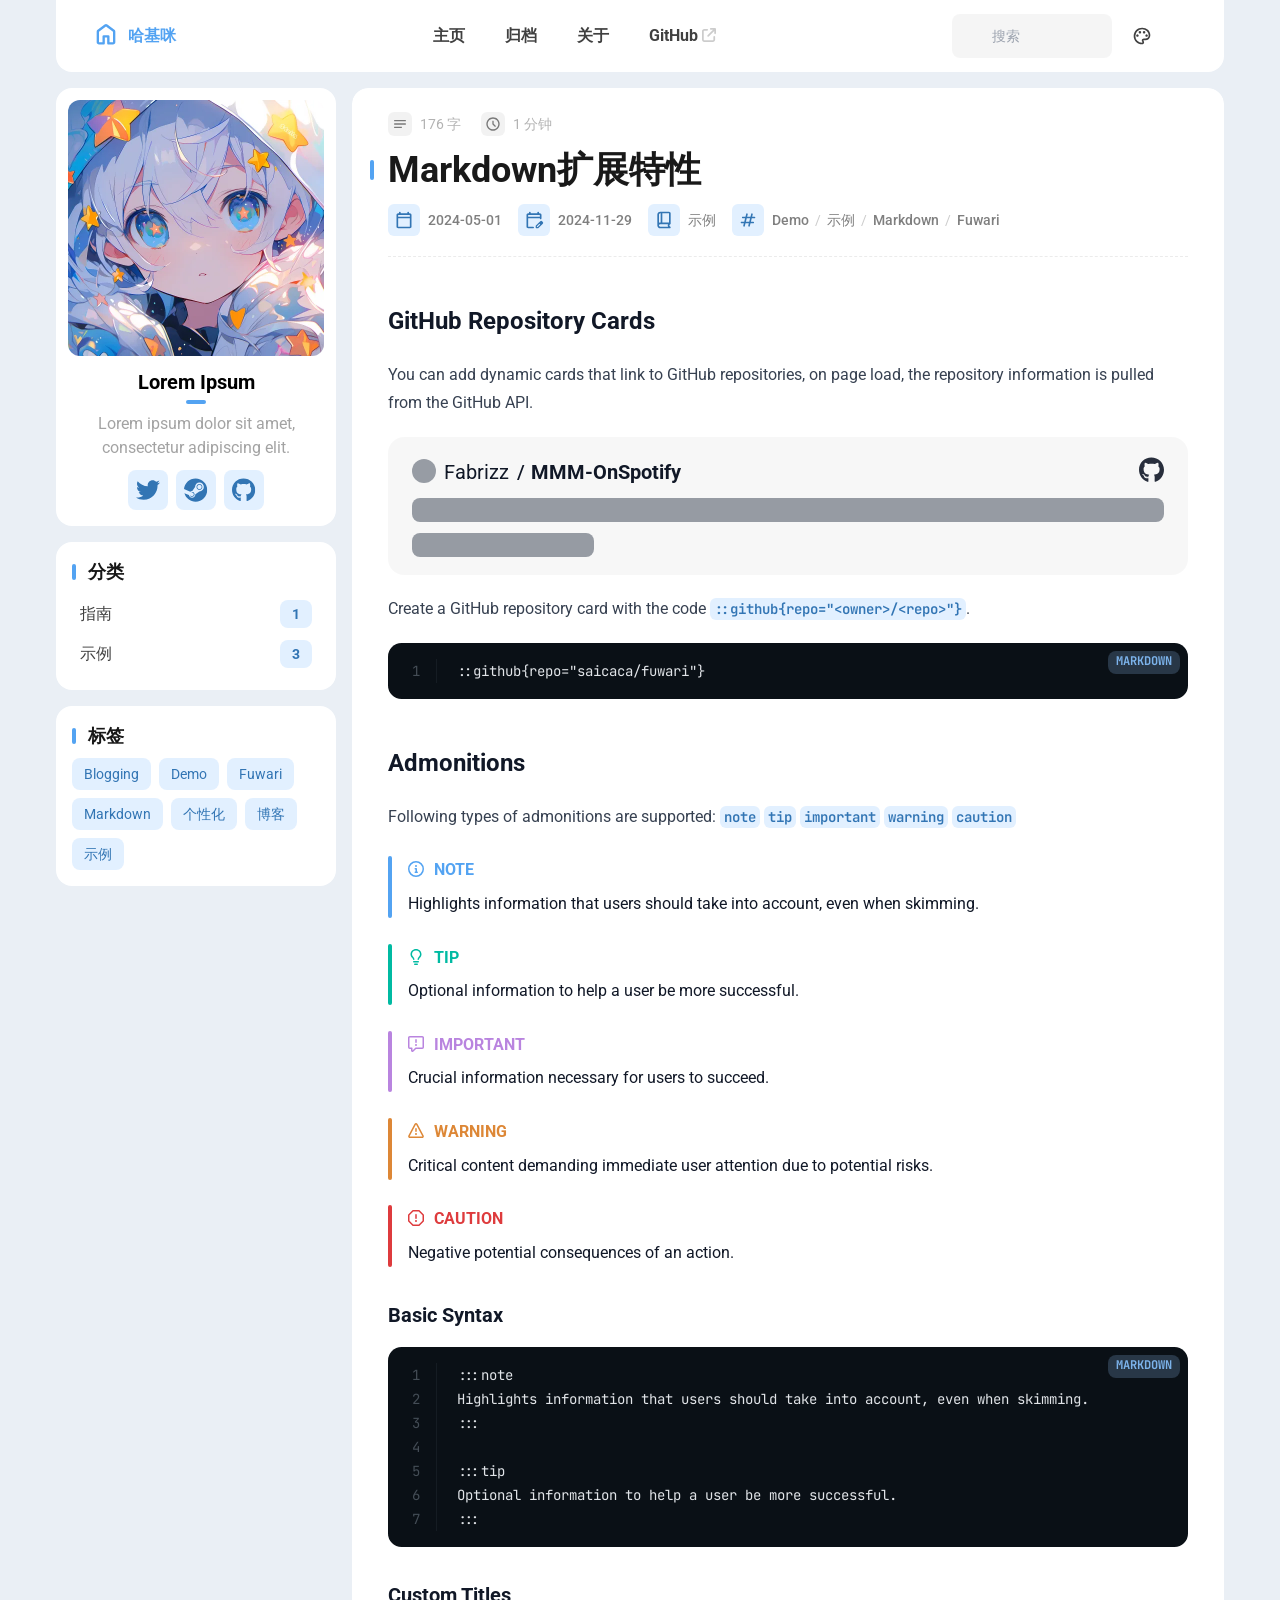
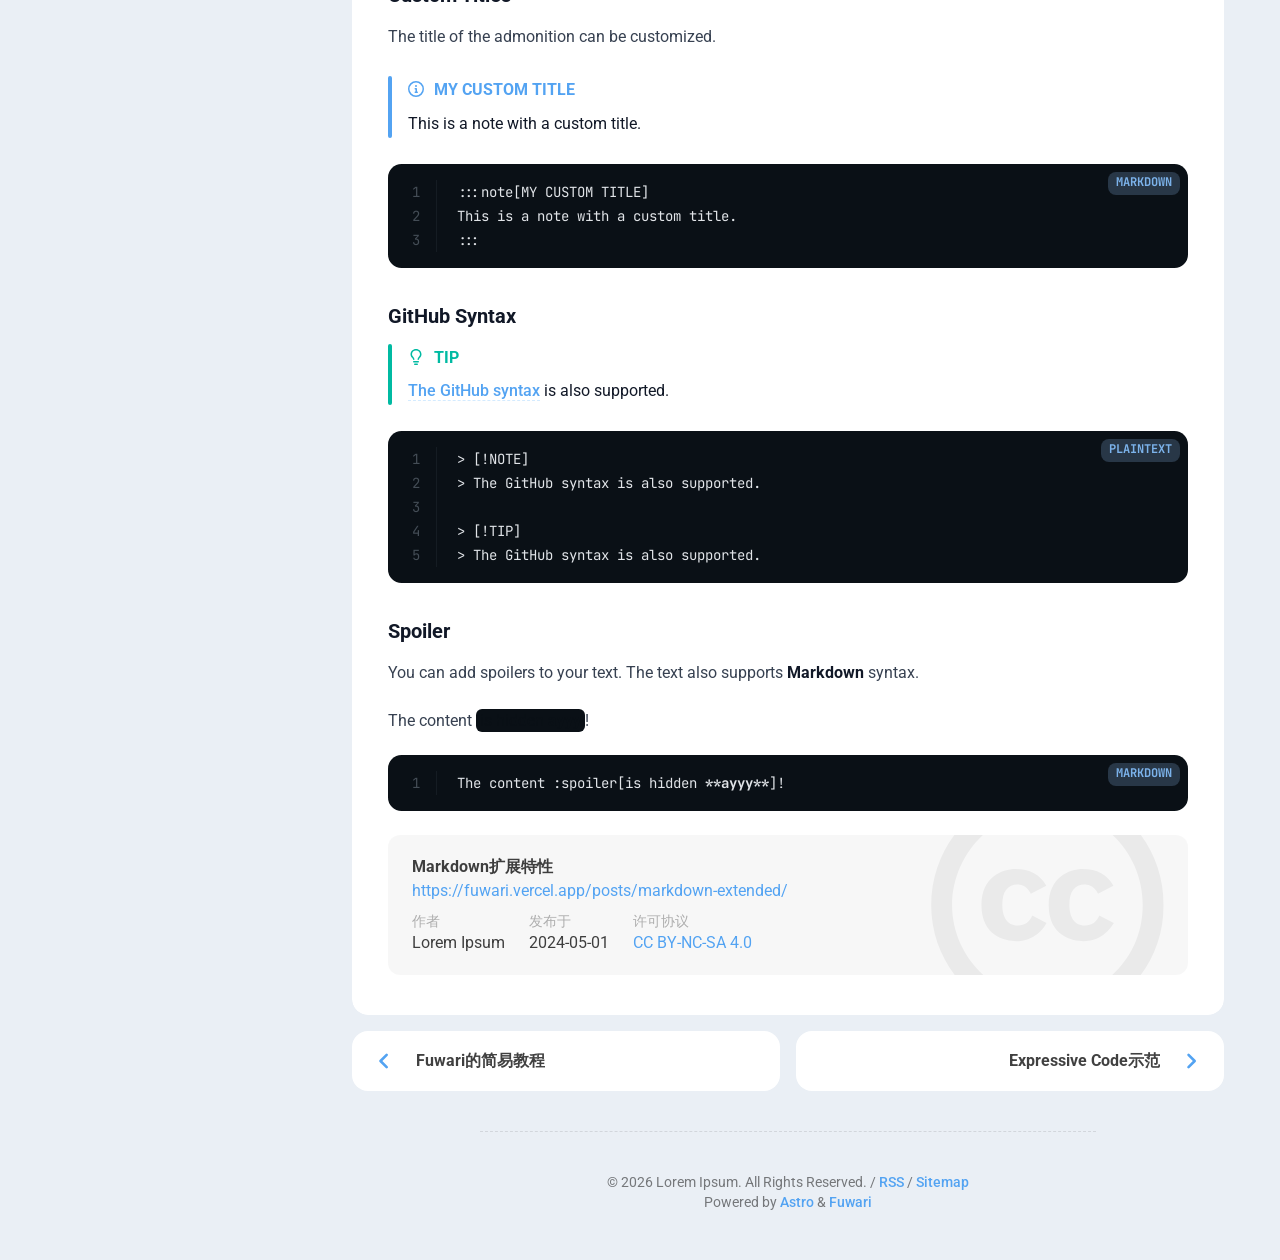
<file: posts/markdown-extended/index.html>
<!DOCTYPE html><html lang="zh-CN" class="bg-[var(--page-bg)] transition text-[14px] md:text-[16px]" data-overlayscrollbars-initialize data-astro-cid-sckkx6r4 style="--bannerOffset: 15vh;--banner-height-home: 65vh;--banner-height: 35vh;--configHue: 250;--page-width: 75rem;"> <head><title>Markdown扩展特性 - 哈基咪</title><meta charset="UTF-8"><meta name="description" content="了解更多Fuwari中的Markdown语法特性"><meta name="author" content="Lorem Ipsum"><meta property="og:site_name" content="哈基咪"><meta property="og:url" content="https://fuwari.vercel.app/posts/markdown-extended/"><meta property="og:title" content="Markdown扩展特性 - 哈基咪"><meta property="og:description" content="了解更多Fuwari中的Markdown语法特性"><meta property="og:type" content="article"><meta name="twitter:card" content="summary_large_image"><meta property="twitter:url" content="https://fuwari.vercel.app/posts/markdown-extended/"><meta name="twitter:title" content="Markdown扩展特性 - 哈基咪"><meta name="twitter:description" content="了解更多Fuwari中的Markdown语法特性"><meta name="viewport" content="width=device-width"><meta name="generator" content="Astro v5.13.10"><link rel="icon" href="/favicon/favicon-light-32.png" sizes="32x32" media="(prefers-color-scheme: light)"><link rel="icon" href="/favicon/favicon-light-128.png" sizes="128x128" media="(prefers-color-scheme: light)"><link rel="icon" href="/favicon/favicon-light-180.png" sizes="180x180" media="(prefers-color-scheme: light)"><link rel="icon" href="/favicon/favicon-light-192.png" sizes="192x192" media="(prefers-color-scheme: light)"><link rel="icon" href="/favicon/favicon-dark-32.png" sizes="32x32" media="(prefers-color-scheme: dark)"><link rel="icon" href="/favicon/favicon-dark-128.png" sizes="128x128" media="(prefers-color-scheme: dark)"><link rel="icon" href="/favicon/favicon-dark-180.png" sizes="180x180" media="(prefers-color-scheme: dark)"><link rel="icon" href="/favicon/favicon-dark-192.png" sizes="192x192" media="(prefers-color-scheme: dark)"><!-- Set the theme before the page is rendered to avoid a flash --><script>(function(){const DEFAULT_THEME = "auto";
const LIGHT_MODE = "light";
const DARK_MODE = "dark";
const AUTO_MODE = "auto";
const BANNER_HEIGHT_EXTEND = 30;
const PAGE_WIDTH = 75;
const configHue = 250;

			// Load the theme from local storage
			const theme = localStorage.getItem('theme') || DEFAULT_THEME;
			switch (theme) {
				case LIGHT_MODE:
					document.documentElement.classList.remove('dark');
					break
				case DARK_MODE:
					document.documentElement.classList.add('dark');
					break
				case AUTO_MODE:
					if (window.matchMedia('(prefers-color-scheme: dark)').matches) {
						document.documentElement.classList.add('dark');
					} else {
						document.documentElement.classList.remove('dark');
					}
			}

			// Load the hue from local storage
			const hue = localStorage.getItem('hue') || configHue;
			document.documentElement.style.setProperty('--hue', hue);

			// calculate the --banner-height-extend, which needs to be a multiple of 4 to avoid blurry text
			let offset = Math.floor(window.innerHeight * (BANNER_HEIGHT_EXTEND / 100));
			offset = offset - offset % 4;
			document.documentElement.style.setProperty('--banner-height-extend', `${offset}px`);
		})();</script><!-- defines global css variables. This will be applied to <html> <body> and some other elements idk why --><script type="application/ld+json">{"@context":"https://schema.org","@type":"BlogPosting","headline":"Markdown扩展特性","description":"了解更多Fuwari中的Markdown语法特性","keywords":["Demo","示例","Markdown","Fuwari"],"author":{"@type":"Person","name":"Lorem Ipsum","url":"https://fuwari.vercel.app/"},"datePublished":"2024-05-01","inLanguage":"zh-CN"}</script><link rel="alternate" type="application/rss+xml" title="Lorem Ipsum" href="https://fuwari.vercel.app/rss.xml"><link rel="stylesheet" href="/_astro/Layout.y4KPJ9hc.css">
<link rel="stylesheet" href="/_astro/Layout.DSulWsr7.css">
<link rel="stylesheet" href="/_astro/_page_.DpTWXJf8.css">
<link rel="stylesheet" href="/_astro/_page_.ZlghMKVQ.css">
<link rel="stylesheet" href="/_astro/about.BtniRLn_.css">
<style>input.svelte-1wah7ro:focus{outline:0}.search-panel.svelte-1wah7ro{max-height:calc(100vh - 100px);overflow-y:auto}#display-setting.svelte-d7tq3k input[type=range]:where(.svelte-d7tq3k){-webkit-appearance:none;height:1.5rem;background-image:var(--color-selection-bar);transition:background-image .15s ease-in-out}#display-setting.svelte-d7tq3k input[type=range]:where(.svelte-d7tq3k)::-webkit-slider-thumb{-webkit-appearance:none;height:1rem;width:.5rem;border-radius:.125rem;background:#ffffffb3;box-shadow:none}#display-setting.svelte-d7tq3k input[type=range]:where(.svelte-d7tq3k)::-webkit-slider-thumb:hover{background:#fffc}#display-setting.svelte-d7tq3k input[type=range]:where(.svelte-d7tq3k)::-webkit-slider-thumb:active{background:#fff9}#display-setting.svelte-d7tq3k input[type=range]:where(.svelte-d7tq3k)::-moz-range-thumb{-webkit-appearance:none;height:1rem;width:.5rem;border-radius:.125rem;border-width:0;background:#ffffffb3;box-shadow:none}#display-setting.svelte-d7tq3k input[type=range]:where(.svelte-d7tq3k)::-moz-range-thumb:hover{background:#fffc}#display-setting.svelte-d7tq3k input[type=range]:where(.svelte-d7tq3k)::-moz-range-thumb:active{background:#fff9}#display-setting.svelte-d7tq3k input[type=range]:where(.svelte-d7tq3k)::-ms-thumb{-webkit-appearance:none;height:1rem;width:.5rem;border-radius:.125rem;background:#ffffffb3;box-shadow:none}#display-setting.svelte-d7tq3k input[type=range]:where(.svelte-d7tq3k)::-ms-thumb:hover{background:#fffc}#display-setting.svelte-d7tq3k input[type=range]:where(.svelte-d7tq3k)::-ms-thumb:active{background:#fff9}
</style><script type="module" src="/_astro/page.Z8IJTFqj.js"></script></head> <body class=" min-h-screen transition " data-overlayscrollbars-initialize data-astro-cid-sckkx6r4 style="--bannerOffset: 15vh;--banner-height-home: 65vh;--banner-height: 35vh;--configHue: 250;--page-width: 75rem;"> <div id="config-carrier" data-hue="250"></div>    <div id="top-row" class="z-50 pointer-events-none relative transition-all duration-700 max-w-[var(--page-width)] px-0 md:px-4 mx-auto"> <div id="navbar-wrapper" class="pointer-events-auto sticky top-0 transition-all"> <div id="navbar" class="z-50 onload-animation"> <div class="absolute h-8 left-0 right-0 -top-8 bg-[var(--card-bg)] transition"></div> <!-- used for onload animation --> <div class="card-base !overflow-visible max-w-[var(--page-width)] h-[4.5rem] !rounded-t-none mx-auto flex items-center justify-between px-4"> <a href="/" class="btn-plain scale-animation rounded-lg h-[3.25rem] px-5 font-bold active:scale-95"> <div class="flex flex-row text-[var(--primary)] items-center text-md"> <svg width="1em" height="1em" class="text-[1.75rem] mb-1 mr-2" data-icon="material-symbols:home-outline-rounded">   <symbol id="ai:material-symbols:home-outline-rounded" viewBox="0 0 24 24"><path fill="currentColor" d="M6 19h3v-5q0-.425.288-.712T10 13h4q.425 0 .713.288T15 14v5h3v-9l-6-4.5L6 10zm-2 0v-9q0-.475.213-.9t.587-.7l6-4.5q.525-.4 1.2-.4t1.2.4l6 4.5q.375.275.588.7T20 10v9q0 .825-.588 1.413T18 21h-4q-.425 0-.712-.288T13 20v-5h-2v5q0 .425-.288.713T10 21H6q-.825 0-1.412-.587T4 19m8-6.75"/></symbol><use href="#ai:material-symbols:home-outline-rounded"></use>  </svg> 哈基咪 </div> </a> <div class="hidden md:flex"> <a aria-label="主页" href="/" class="btn-plain scale-animation rounded-lg h-11 font-bold px-5 active:scale-95"> <div class="flex items-center"> 主页  </div> </a><a aria-label="归档" href="/archive/" class="btn-plain scale-animation rounded-lg h-11 font-bold px-5 active:scale-95"> <div class="flex items-center"> 归档  </div> </a><a aria-label="关于" href="/about/" class="btn-plain scale-animation rounded-lg h-11 font-bold px-5 active:scale-95"> <div class="flex items-center"> 关于  </div> </a><a aria-label="GitHub" href="https://github.com/saicaca/fuwari" target="_blank" class="btn-plain scale-animation rounded-lg h-11 font-bold px-5 active:scale-95"> <div class="flex items-center"> GitHub <svg width="1em" height="1em" class="text-[0.875rem] transition -translate-y-[1px] ml-1 text-black/[0.2] dark:text-white/[0.2]" data-icon="fa6-solid:arrow-up-right-from-square">   <symbol id="ai:fa6-solid:arrow-up-right-from-square" viewBox="0 0 512 512"><path fill="currentColor" d="M320 0c-17.7 0-32 14.3-32 32s14.3 32 32 32h82.7L201.4 265.4c-12.5 12.5-12.5 32.8 0 45.3s32.8 12.5 45.3 0L448 109.3V192c0 17.7 14.3 32 32 32s32-14.3 32-32V32c0-17.7-14.3-32-32-32zM80 32C35.8 32 0 67.8 0 112v320c0 44.2 35.8 80 80 80h320c44.2 0 80-35.8 80-80V320c0-17.7-14.3-32-32-32s-32 14.3-32 32v112c0 8.8-7.2 16-16 16H80c-8.8 0-16-7.2-16-16V112c0-8.8 7.2-16 16-16h112c17.7 0 32-14.3 32-32s-14.3-32-32-32z"/></symbol><use href="#ai:fa6-solid:arrow-up-right-from-square"></use>  </svg> </div> </a> </div> <div class="flex"> <!--<SearchPanel client:load>--> <style>astro-island,astro-slot,astro-static-slot{display:contents}</style><script>(()=>{var e=async t=>{await(await t())()};(self.Astro||(self.Astro={})).only=e;window.dispatchEvent(new Event("astro:only"));})();</script><script>(()=>{var A=Object.defineProperty;var g=(i,o,a)=>o in i?A(i,o,{enumerable:!0,configurable:!0,writable:!0,value:a}):i[o]=a;var d=(i,o,a)=>g(i,typeof o!="symbol"?o+"":o,a);{let i={0:t=>m(t),1:t=>a(t),2:t=>new RegExp(t),3:t=>new Date(t),4:t=>new Map(a(t)),5:t=>new Set(a(t)),6:t=>BigInt(t),7:t=>new URL(t),8:t=>new Uint8Array(t),9:t=>new Uint16Array(t),10:t=>new Uint32Array(t),11:t=>1/0*t},o=t=>{let[l,e]=t;return l in i?i[l](e):void 0},a=t=>t.map(o),m=t=>typeof t!="object"||t===null?t:Object.fromEntries(Object.entries(t).map(([l,e])=>[l,o(e)]));class y extends HTMLElement{constructor(){super(...arguments);d(this,"Component");d(this,"hydrator");d(this,"hydrate",async()=>{var b;if(!this.hydrator||!this.isConnected)return;let e=(b=this.parentElement)==null?void 0:b.closest("astro-island[ssr]");if(e){e.addEventListener("astro:hydrate",this.hydrate,{once:!0});return}let c=this.querySelectorAll("astro-slot"),n={},h=this.querySelectorAll("template[data-astro-template]");for(let r of h){let s=r.closest(this.tagName);s!=null&&s.isSameNode(this)&&(n[r.getAttribute("data-astro-template")||"default"]=r.innerHTML,r.remove())}for(let r of c){let s=r.closest(this.tagName);s!=null&&s.isSameNode(this)&&(n[r.getAttribute("name")||"default"]=r.innerHTML)}let p;try{p=this.hasAttribute("props")?m(JSON.parse(this.getAttribute("props"))):{}}catch(r){let s=this.getAttribute("component-url")||"<unknown>",v=this.getAttribute("component-export");throw v&&(s+=` (export ${v})`),console.error(`[hydrate] Error parsing props for component ${s}`,this.getAttribute("props"),r),r}let u;await this.hydrator(this)(this.Component,p,n,{client:this.getAttribute("client")}),this.removeAttribute("ssr"),this.dispatchEvent(new CustomEvent("astro:hydrate"))});d(this,"unmount",()=>{this.isConnected||this.dispatchEvent(new CustomEvent("astro:unmount"))})}disconnectedCallback(){document.removeEventListener("astro:after-swap",this.unmount),document.addEventListener("astro:after-swap",this.unmount,{once:!0})}connectedCallback(){if(!this.hasAttribute("await-children")||document.readyState==="interactive"||document.readyState==="complete")this.childrenConnectedCallback();else{let e=()=>{document.removeEventListener("DOMContentLoaded",e),c.disconnect(),this.childrenConnectedCallback()},c=new MutationObserver(()=>{var n;((n=this.lastChild)==null?void 0:n.nodeType)===Node.COMMENT_NODE&&this.lastChild.nodeValue==="astro:end"&&(this.lastChild.remove(),e())});c.observe(this,{childList:!0}),document.addEventListener("DOMContentLoaded",e)}}async childrenConnectedCallback(){let e=this.getAttribute("before-hydration-url");e&&await import(e),this.start()}async start(){let e=JSON.parse(this.getAttribute("opts")),c=this.getAttribute("client");if(Astro[c]===void 0){window.addEventListener(`astro:${c}`,()=>this.start(),{once:!0});return}try{await Astro[c](async()=>{let n=this.getAttribute("renderer-url"),[h,{default:p}]=await Promise.all([import(this.getAttribute("component-url")),n?import(n):()=>()=>{}]),u=this.getAttribute("component-export")||"default";if(!u.includes("."))this.Component=h[u];else{this.Component=h;for(let f of u.split("."))this.Component=this.Component[f]}return this.hydrator=p,this.hydrate},e,this)}catch(n){console.error(`[astro-island] Error hydrating ${this.getAttribute("component-url")}`,n)}}attributeChangedCallback(){this.hydrate()}}d(y,"observedAttributes",["props"]),customElements.get("astro-island")||customElements.define("astro-island",y)}})();</script><astro-island uid="1QVph4" component-url="/_astro/Search.Dyki_PZ4.js" component-export="default" renderer-url="/_astro/client.svelte.BtEbdPyR.js" props="{}" ssr client="only" opts="{&quot;name&quot;:&quot;Search&quot;,&quot;value&quot;:&quot;svelte&quot;}"></astro-island> <button aria-label="Display Settings" class="btn-plain scale-animation rounded-lg h-11 w-11 active:scale-90" id="display-settings-switch"> <svg width="1em" height="1em" class="text-[1.25rem]" data-icon="material-symbols:palette-outline">   <symbol id="ai:material-symbols:palette-outline" viewBox="0 0 24 24"><path fill="currentColor" d="M12 22q-2.05 0-3.875-.788t-3.187-2.15t-2.15-3.187T2 12q0-2.075.813-3.9t2.2-3.175T8.25 2.788T12.2 2q2 0 3.775.688t3.113 1.9t2.125 2.875T22 11.05q0 2.875-1.75 4.413T16 17h-1.85q-.225 0-.312.125t-.088.275q0 .3.375.863t.375 1.287q0 1.25-.687 1.85T12 22m-5.5-9q.65 0 1.075-.425T8 11.5t-.425-1.075T6.5 10t-1.075.425T5 11.5t.425 1.075T6.5 13m3-4q.65 0 1.075-.425T11 7.5t-.425-1.075T9.5 6t-1.075.425T8 7.5t.425 1.075T9.5 9m5 0q.65 0 1.075-.425T16 7.5t-.425-1.075T14.5 6t-1.075.425T13 7.5t.425 1.075T14.5 9m3 4q.65 0 1.075-.425T19 11.5t-.425-1.075T17.5 10t-1.075.425T16 11.5t.425 1.075T17.5 13M12 20q.225 0 .363-.125t.137-.325q0-.35-.375-.825T11.75 17.3q0-1.05.725-1.675T14.25 15H16q1.65 0 2.825-.962T20 11.05q0-3.025-2.312-5.038T12.2 4Q8.8 4 6.4 6.325T4 12q0 3.325 2.338 5.663T12 20"/></symbol><use href="#ai:material-symbols:palette-outline"></use>  </svg> </button> <astro-island uid="2e1pL5" component-url="/_astro/LightDarkSwitch.BSapTNdP.js" component-export="default" renderer-url="/_astro/client.svelte.BtEbdPyR.js" props="{}" ssr client="only" opts="{&quot;name&quot;:&quot;LightDarkSwitch&quot;,&quot;value&quot;:&quot;svelte&quot;}"></astro-island> <button aria-label="Menu" name="Nav Menu" class="btn-plain scale-animation rounded-lg w-11 h-11 active:scale-90 md:!hidden" id="nav-menu-switch"> <svg width="1em" height="1em" class="text-[1.25rem]" data-icon="material-symbols:menu-rounded">   <symbol id="ai:material-symbols:menu-rounded" viewBox="0 0 24 24"><path fill="currentColor" d="M4 18q-.425 0-.712-.288T3 17t.288-.712T4 16h16q.425 0 .713.288T21 17t-.288.713T20 18zm0-5q-.425 0-.712-.288T3 12t.288-.712T4 11h16q.425 0 .713.288T21 12t-.288.713T20 13zm0-5q-.425 0-.712-.288T3 7t.288-.712T4 6h16q.425 0 .713.288T21 7t-.288.713T20 8z"/></symbol><use href="#ai:material-symbols:menu-rounded"></use>  </svg> </button> </div> <div id="nav-menu-panel" class="float-panel float-panel-closed absolute transition-all fixed right-4 px-2 py-2"> <a href="/" class="group flex justify-between items-center py-2 pl-3 pr-1 rounded-lg gap-8
            hover:bg-[var(--btn-plain-bg-hover)] active:bg-[var(--btn-plain-bg-active)] transition
        "> <div class="transition text-black/75 dark:text-white/75 font-bold group-hover:text-[var(--primary)] group-active:text-[var(--primary)]"> 主页 </div> <svg width="1em" height="1em" class="transition text-[1.25rem] text-[var(--primary)]" data-icon="material-symbols:chevron-right-rounded">   <symbol id="ai:material-symbols:chevron-right-rounded" viewBox="0 0 24 24"><path fill="currentColor" d="M12.6 12L8.7 8.1q-.275-.275-.275-.7t.275-.7t.7-.275t.7.275l4.6 4.6q.15.15.213.325t.062.375t-.062.375t-.213.325l-4.6 4.6q-.275.275-.7.275t-.7-.275t-.275-.7t.275-.7z"/></symbol><use href="#ai:material-symbols:chevron-right-rounded"></use>  </svg>  </a><a href="/archive/" class="group flex justify-between items-center py-2 pl-3 pr-1 rounded-lg gap-8
            hover:bg-[var(--btn-plain-bg-hover)] active:bg-[var(--btn-plain-bg-active)] transition
        "> <div class="transition text-black/75 dark:text-white/75 font-bold group-hover:text-[var(--primary)] group-active:text-[var(--primary)]"> 归档 </div> <svg width="1em" height="1em" viewBox="0 0 24 24" class="transition text-[1.25rem] text-[var(--primary)]" data-icon="material-symbols:chevron-right-rounded">   <use href="#ai:material-symbols:chevron-right-rounded"></use>  </svg>  </a><a href="/about/" class="group flex justify-between items-center py-2 pl-3 pr-1 rounded-lg gap-8
            hover:bg-[var(--btn-plain-bg-hover)] active:bg-[var(--btn-plain-bg-active)] transition
        "> <div class="transition text-black/75 dark:text-white/75 font-bold group-hover:text-[var(--primary)] group-active:text-[var(--primary)]"> 关于 </div> <svg width="1em" height="1em" viewBox="0 0 24 24" class="transition text-[1.25rem] text-[var(--primary)]" data-icon="material-symbols:chevron-right-rounded">   <use href="#ai:material-symbols:chevron-right-rounded"></use>  </svg>  </a><a href="https://github.com/saicaca/fuwari" class="group flex justify-between items-center py-2 pl-3 pr-1 rounded-lg gap-8
            hover:bg-[var(--btn-plain-bg-hover)] active:bg-[var(--btn-plain-bg-active)] transition
        " target="_blank"> <div class="transition text-black/75 dark:text-white/75 font-bold group-hover:text-[var(--primary)] group-active:text-[var(--primary)]"> GitHub </div>  <svg width="1em" height="1em" viewBox="0 0 512 512" class="transition text-[0.75rem] text-black/25 dark:text-white/25 -translate-x-1" data-icon="fa6-solid:arrow-up-right-from-square">   <use href="#ai:fa6-solid:arrow-up-right-from-square"></use>  </svg> </a> </div> <astro-island uid="Z29FIbP" component-url="/_astro/DisplaySettings.CcQr5-8Z.js" component-export="default" renderer-url="/_astro/client.svelte.BtEbdPyR.js" props="{}" ssr client="only" opts="{&quot;name&quot;:&quot;DisplaySettings&quot;,&quot;value&quot;:&quot;svelte&quot;}"></astro-island> </div> </div> <script type="module">function c(){localStorage.theme==="dark"?(document.documentElement.classList.remove("dark"),localStorage.theme="light"):(document.documentElement.classList.add("dark"),localStorage.theme="dark")}function o(){let t=document.getElementById("scheme-switch");t&&(t.onclick=function(){c()});let n=document.getElementById("display-settings-switch");n&&(n.onclick=function(){let e=document.getElementById("display-setting");e&&e.classList.toggle("float-panel-closed")});let l=document.getElementById("nav-menu-switch");l&&(l.onclick=function(){let e=document.getElementById("nav-menu-panel");e&&e.classList.toggle("float-panel-closed")})}o();</script> <script>(function(){const scriptUrl = "/pagefind/pagefind.js";

async function loadPagefind() {
    try {
        const response = await fetch(scriptUrl, { method: 'HEAD' });
        if (!response.ok) {
            throw new Error(`Pagefind script not found: ${response.status}`);
        }

        const pagefind = await import(scriptUrl);

        await pagefind.options({
            excerptLength: 20
        });

        window.pagefind = pagefind;

        document.dispatchEvent(new CustomEvent('pagefindready'));
        console.log('Pagefind loaded and initialized successfully, event dispatched.');
    } catch (error) {
        console.error('Failed to load Pagefind:', error);
        window.pagefind = {
            search: () => Promise.resolve({ results: [] }),
            options: () => Promise.resolve(),
        };
        document.dispatchEvent(new CustomEvent('pagefindloaderror'));
        console.log('Pagefind load error, event dispatched.');
    }
}

if (document.readyState === 'loading') {
    document.addEventListener('DOMContentLoaded', loadPagefind);
} else {
    loadPagefind();
}
})();</script> </div> </div>   <div class="absolute w-full z-30 pointer-events-none" style="top: 5.5rem"> <!-- The pointer-events-none here prevent blocking the click event of the TOC --> <div class="relative max-w-[var(--page-width)] mx-auto pointer-events-auto"> <div id="main-grid" class="transition duration-700 w-full left-0 right-0 grid grid-cols-[17.5rem_auto] grid-rows-[auto_1fr_auto] lg:grid-rows-[auto]
    mx-auto gap-4 px-0 md:px-4"> <!-- Banner image credit -->  <div id="sidebar" class="mb-4 row-start-2 row-end-3 col-span-2 lg:row-start-1 lg:row-end-2 lg:col-span-1 lg:max-w-[17.5rem] onload-animation w-full"> <div class="flex flex-col w-full gap-4 mb-4"> <div class="card-base p-3"> <a aria-label="Go to About Page" href="/about/" class="group block relative mx-auto mt-1 lg:mx-0 lg:mt-0 mb-3
       max-w-[12rem] lg:max-w-none overflow-hidden rounded-xl active:scale-95"> <div class="absolute transition pointer-events-none group-hover:bg-black/30 group-active:bg-black/50
        w-full h-full z-50 flex items-center justify-center"> <svg width="1.13em" height="1em" class="transition opacity-0 scale-90 group-hover:scale-100 group-hover:opacity-100 text-white text-5xl" data-icon="fa6-regular:address-card">   <symbol id="ai:fa6-regular:address-card" viewBox="0 0 576 512"><path fill="currentColor" d="M512 80c8.8 0 16 7.2 16 16v320c0 8.8-7.2 16-16 16H64c-8.8 0-16-7.2-16-16V96c0-8.8 7.2-16 16-16zM64 32C28.7 32 0 60.7 0 96v320c0 35.3 28.7 64 64 64h448c35.3 0 64-28.7 64-64V96c0-35.3-28.7-64-64-64zm144 224a64 64 0 1 0 0-128a64 64 0 1 0 0 128m-32 32c-44.2 0-80 35.8-80 80c0 8.8 7.2 16 16 16h192c8.8 0 16-7.2 16-16c0-44.2-35.8-80-80-80zm200-144c-13.3 0-24 10.7-24 24s10.7 24 24 24h80c13.3 0 24-10.7 24-24s-10.7-24-24-24zm0 96c-13.3 0-24 10.7-24 24s10.7 24 24 24h80c13.3 0 24-10.7 24-24s-10.7-24-24-24z"/></symbol><use href="#ai:fa6-regular:address-card"></use>  </svg> </div> <div class="mx-auto lg:w-full h-full lg:mt-0  overflow-hidden relative"> <div class="transition absolute inset-0 dark:bg-black/10 bg-opacity-50 pointer-events-none"></div> <img src="/_astro/demo-avatar.CxcI0ivM_1nbuVe.webp" alt="Profile Image of the Author" style="object-position: center" loading="lazy" decoding="async" fetchpriority="auto" width="512" height="512" class="w-full h-full object-cover">  </div> </a> <div class="px-2"> <div class="font-bold text-xl text-center mb-1 dark:text-neutral-50 transition">Lorem Ipsum</div> <div class="h-1 w-5 bg-[var(--primary)] mx-auto rounded-full mb-2 transition"></div> <div class="text-center text-neutral-400 mb-2.5 transition">Lorem ipsum dolor sit amet, consectetur adipiscing elit.</div> <div class="flex flex-wrap gap-2 justify-center mb-1"> <a rel="me" aria-label="Twitter" href="https://twitter.com" target="_blank" class="btn-regular rounded-lg h-10 w-10 active:scale-90"> <svg width="1em" height="1em" class="text-[1.5rem]" data-icon="fa6-brands:twitter">   <symbol id="ai:fa6-brands:twitter" viewBox="0 0 512 512"><path fill="currentColor" d="M459.37 151.716c.325 4.548.325 9.097.325 13.645c0 138.72-105.583 298.558-298.558 298.558c-59.452 0-114.68-17.219-161.137-47.106c8.447.974 16.568 1.299 25.34 1.299c49.055 0 94.213-16.568 130.274-44.832c-46.132-.975-84.792-31.188-98.112-72.772c6.498.974 12.995 1.624 19.818 1.624c9.421 0 18.843-1.3 27.614-3.573c-48.081-9.747-84.143-51.98-84.143-102.985v-1.299c13.969 7.797 30.214 12.67 47.431 13.319c-28.264-18.843-46.781-51.005-46.781-87.391c0-19.492 5.197-37.36 14.294-52.954c51.655 63.675 129.3 105.258 216.365 109.807c-1.624-7.797-2.599-15.918-2.599-24.04c0-57.828 46.782-104.934 104.934-104.934c30.213 0 57.502 12.67 76.67 33.137c23.715-4.548 46.456-13.32 66.599-25.34c-7.798 24.366-24.366 44.833-46.132 57.827c21.117-2.273 41.584-8.122 60.426-16.243c-14.292 20.791-32.161 39.308-52.628 54.253"/></symbol><use href="#ai:fa6-brands:twitter"></use>  </svg> </a><a rel="me" aria-label="Steam" href="https://store.steampowered.com" target="_blank" class="btn-regular rounded-lg h-10 w-10 active:scale-90"> <svg width="0.97em" height="1em" class="text-[1.5rem]" data-icon="fa6-brands:steam">   <symbol id="ai:fa6-brands:steam" viewBox="0 0 496 512"><path fill="currentColor" d="M496 256c0 137-111.2 248-248.4 248c-113.8 0-209.6-76.3-239-180.4l95.2 39.3c6.4 32.1 34.9 56.4 68.9 56.4c39.2 0 71.9-32.4 70.2-73.5l84.5-60.2c52.1 1.3 95.8-40.9 95.8-93.5c0-51.6-42-93.5-93.7-93.5s-93.7 42-93.7 93.5v1.2L176.6 279c-15.5-.9-30.7 3.4-43.5 12.1L0 236.1C10.2 108.4 117.1 8 247.6 8C384.8 8 496 119 496 256M155.7 384.3l-30.5-12.6a52.8 52.8 0 0 0 27.2 25.8c26.9 11.2 57.8-1.6 69-28.4c5.4-13 5.5-27.3.1-40.3S206 305.6 193 300.2c-12.9-5.4-26.7-5.2-38.9-.6l31.5 13c19.8 8.2 29.2 30.9 20.9 50.7c-8.3 19.9-31 29.2-50.8 21m173.8-129.9c-34.4 0-62.4-28-62.4-62.3s28-62.3 62.4-62.3s62.4 28 62.4 62.3s-27.9 62.3-62.4 62.3m.1-15.6c25.9 0 46.9-21 46.9-46.8c0-25.9-21-46.8-46.9-46.8s-46.9 21-46.9 46.8c.1 25.8 21.1 46.8 46.9 46.8"/></symbol><use href="#ai:fa6-brands:steam"></use>  </svg> </a><a rel="me" aria-label="GitHub" href="https://github.com/saicaca/fuwari" target="_blank" class="btn-regular rounded-lg h-10 w-10 active:scale-90"> <svg width="0.97em" height="1em" class="text-[1.5rem]" data-icon="fa6-brands:github">   <symbol id="ai:fa6-brands:github" viewBox="0 0 496 512"><path fill="currentColor" d="M165.9 397.4c0 2-2.3 3.6-5.2 3.6c-3.3.3-5.6-1.3-5.6-3.6c0-2 2.3-3.6 5.2-3.6c3-.3 5.6 1.3 5.6 3.6m-31.1-4.5c-.7 2 1.3 4.3 4.3 4.9c2.6 1 5.6 0 6.2-2s-1.3-4.3-4.3-5.2c-2.6-.7-5.5.3-6.2 2.3m44.2-1.7c-2.9.7-4.9 2.6-4.6 4.9c.3 2 2.9 3.3 5.9 2.6c2.9-.7 4.9-2.6 4.6-4.6c-.3-1.9-3-3.2-5.9-2.9M244.8 8C106.1 8 0 113.3 0 252c0 110.9 69.8 205.8 169.5 239.2c12.8 2.3 17.3-5.6 17.3-12.1c0-6.2-.3-40.4-.3-61.4c0 0-70 15-84.7-29.8c0 0-11.4-29.1-27.8-36.6c0 0-22.9-15.7 1.6-15.4c0 0 24.9 2 38.6 25.8c21.9 38.6 58.6 27.5 72.9 20.9c2.3-16 8.8-27.1 16-33.7c-55.9-6.2-112.3-14.3-112.3-110.5c0-27.5 7.6-41.3 23.6-58.9c-2.6-6.5-11.1-33.3 2.6-67.9c20.9-6.5 69 27 69 27c20-5.6 41.5-8.5 62.8-8.5s42.8 2.9 62.8 8.5c0 0 48.1-33.6 69-27c13.7 34.7 5.2 61.4 2.6 67.9c16 17.7 25.8 31.5 25.8 58.9c0 96.5-58.9 104.2-114.8 110.5c9.2 7.9 17 22.9 17 46.4c0 33.7-.3 75.4-.3 83.6c0 6.5 4.6 14.4 17.3 12.1C428.2 457.8 496 362.9 496 252C496 113.3 383.5 8 244.8 8M97.2 352.9c-1.3 1-1 3.3.7 5.2c1.6 1.6 3.9 2.3 5.2 1c1.3-1 1-3.3-.7-5.2c-1.6-1.6-3.9-2.3-5.2-1m-10.8-8.1c-.7 1.3.3 2.9 2.3 3.9c1.6 1 3.6.7 4.3-.7c.7-1.3-.3-2.9-2.3-3.9c-2-.6-3.6-.3-4.3.7m32.4 35.6c-1.6 1.3-1 4.3 1.3 6.2c2.3 2.3 5.2 2.6 6.5 1c1.3-1.3.7-4.3-1.3-6.2c-2.2-2.3-5.2-2.6-6.5-1m-11.4-14.7c-1.6 1-1.6 3.6 0 5.9s4.3 3.3 5.6 2.3c1.6-1.3 1.6-3.9 0-6.2c-1.4-2.3-4-3.3-5.6-2"/></symbol><use href="#ai:fa6-brands:github"></use>  </svg> </a>  </div> </div> </div> </div> <div id="sidebar-sticky" class="transition-all duration-700 flex flex-col w-full gap-4 top-4 sticky top-4"> <widget-layout data-id="categories" data-is-collapsed="false" class="pb-4 card-base onload-animation" style="animation-delay: 150ms; --collapsedHeight: 7.5rem;" data-astro-cid-ucso7hve="true"> <div class="font-bold transition text-lg text-neutral-900 dark:text-neutral-100 relative ml-8 mt-4 mb-2
        before:w-1 before:h-4 before:rounded-md before:bg-[var(--primary)]
        before:absolute before:left-[-16px] before:top-[5.5px]" data-astro-cid-ucso7hve style="--collapsedHeight: 7.5rem;">分类</div> <div id="categories" class="collapse-wrapper px-4 overflow-hidden" data-astro-cid-ucso7hve style="--collapsedHeight: 7.5rem;"> <a href="/archive/?category=%E6%8C%87%E5%8D%97" aria-label="View all posts in the 指南 category"> <button class="
            w-full
            h-10
            rounded-lg
            bg-none
            hover:bg-[var(--btn-plain-bg-hover)]
            active:bg-[var(--btn-plain-bg-active)]
            transition-all
            pl-2
            hover:pl-3
            
            text-neutral-700
            hover:text-[var(--primary)]
            dark:text-neutral-300
            dark:hover:text-[var(--primary)]
        "> <div class="flex items-center justify-between relative mr-2"> <div class="overflow-hidden text-left whitespace-nowrap overflow-ellipsis  "> 指南 </div> <div class="transition px-2 h-7 ml-4 min-w-[2rem] rounded-lg text-sm font-bold
                    text-[var(--btn-content)] dark:text-[var(--deep-text)]
                    bg-[var(--btn-regular-bg)] dark:bg-[var(--primary)]
                    flex items-center justify-center"> 1 </div> </div> </button> </a><a href="/archive/?category=%E7%A4%BA%E4%BE%8B" aria-label="View all posts in the 示例 category"> <button class="
            w-full
            h-10
            rounded-lg
            bg-none
            hover:bg-[var(--btn-plain-bg-hover)]
            active:bg-[var(--btn-plain-bg-active)]
            transition-all
            pl-2
            hover:pl-3
            
            text-neutral-700
            hover:text-[var(--primary)]
            dark:text-neutral-300
            dark:hover:text-[var(--primary)]
        "> <div class="flex items-center justify-between relative mr-2"> <div class="overflow-hidden text-left whitespace-nowrap overflow-ellipsis  "> 示例 </div> <div class="transition px-2 h-7 ml-4 min-w-[2rem] rounded-lg text-sm font-bold
                    text-[var(--btn-content)] dark:text-[var(--deep-text)]
                    bg-[var(--btn-regular-bg)] dark:bg-[var(--primary)]
                    flex items-center justify-center"> 3 </div> </div> </button> </a> </div>  </widget-layout>  <script type="module">class d extends HTMLElement{constructor(){if(super(),this.dataset.isCollapsed!=="true")return;const e=this.dataset.id,t=this.querySelector(".expand-btn"),s=this.querySelector(`#${e}`);t.addEventListener("click",()=>{s.classList.remove("collapsed"),t.classList.add("hidden")})}}customElements.get("widget-layout")||customElements.define("widget-layout",d);</script> <widget-layout data-id="tags" data-is-collapsed="false" class="pb-4 card-base onload-animation" style="animation-delay: 200ms; --collapsedHeight: 7.5rem;" data-astro-cid-ucso7hve="true"> <div class="font-bold transition text-lg text-neutral-900 dark:text-neutral-100 relative ml-8 mt-4 mb-2
        before:w-1 before:h-4 before:rounded-md before:bg-[var(--primary)]
        before:absolute before:left-[-16px] before:top-[5.5px]" data-astro-cid-ucso7hve style="--collapsedHeight: 7.5rem;">标签</div> <div id="tags" class="collapse-wrapper px-4 overflow-hidden" data-astro-cid-ucso7hve style="--collapsedHeight: 7.5rem;">  <div class="flex gap-2 flex-wrap"> <a href="/archive/?tag=Blogging" aria-label="View all posts with the Blogging tag" class="btn-regular h-8 text-sm px-3 rounded-lg">  Blogging </a><a href="/archive/?tag=Demo" aria-label="View all posts with the Demo tag" class="btn-regular h-8 text-sm px-3 rounded-lg">  Demo </a><a href="/archive/?tag=Fuwari" aria-label="View all posts with the Fuwari tag" class="btn-regular h-8 text-sm px-3 rounded-lg">  Fuwari </a><a href="/archive/?tag=Markdown" aria-label="View all posts with the Markdown tag" class="btn-regular h-8 text-sm px-3 rounded-lg">  Markdown </a><a href="/archive/?tag=%E4%B8%AA%E6%80%A7%E5%8C%96" aria-label="View all posts with the 个性化 tag" class="btn-regular h-8 text-sm px-3 rounded-lg">  个性化 </a><a href="/archive/?tag=%E5%8D%9A%E5%AE%A2" aria-label="View all posts with the 博客 tag" class="btn-regular h-8 text-sm px-3 rounded-lg">  博客 </a><a href="/archive/?tag=%E7%A4%BA%E4%BE%8B" aria-label="View all posts with the 示例 tag" class="btn-regular h-8 text-sm px-3 rounded-lg">  示例 </a> </div>  </div>  </widget-layout>   </div> </div> <main id="swup-container" class="transition-swup-fade col-span-2 lg:col-span-1 overflow-hidden"> <div id="content-wrapper" class="onload-animation"> <!-- the overflow-hidden here prevent long text break the layout--> <!-- make id different from windows.swup global property -->   <div class="flex w-full rounded-[var(--radius-large)] overflow-hidden relative mb-4"> <div id="post-container" class="card-base z-10 px-6 md:px-9 pt-6 pb-4 relative w-full "> <!-- word count and reading time --> <div class="flex flex-row text-black/30 dark:text-white/30 gap-5 mb-3 transition onload-animation"> <div class="flex flex-row items-center"> <div class="transition h-6 w-6 rounded-md bg-black/5 dark:bg-white/10 text-black/50 dark:text-white/50 flex items-center justify-center mr-2"> <svg width="1em" height="1em" data-icon="material-symbols:notes-rounded">   <symbol id="ai:material-symbols:notes-rounded" viewBox="0 0 24 24"><path fill="currentColor" d="M4 18q-.425 0-.712-.288T3 17t.288-.712T4 16h10q.425 0 .713.288T15 17t-.288.713T14 18zm0-5q-.425 0-.712-.288T3 12t.288-.712T4 11h16q.425 0 .713.288T21 12t-.288.713T20 13zm0-5q-.425 0-.712-.288T3 7t.288-.712T4 6h16q.425 0 .713.288T21 7t-.288.713T20 8z"/></symbol><use href="#ai:material-symbols:notes-rounded"></use>  </svg> </div> <div class="text-sm">176  字</div> </div> <div class="flex flex-row items-center"> <div class="transition h-6 w-6 rounded-md bg-black/5 dark:bg-white/10 text-black/50 dark:text-white/50 flex items-center justify-center mr-2"> <svg width="1em" height="1em" data-icon="material-symbols:schedule-outline-rounded">   <symbol id="ai:material-symbols:schedule-outline-rounded" viewBox="0 0 24 24"><path fill="currentColor" d="M13 11.6V8q0-.425-.288-.712T12 7t-.712.288T11 8v3.975q0 .2.075.388t.225.337l3.3 3.3q.275.275.7.275T16 16t.275-.7t-.275-.7zM12 22q-2.075 0-3.9-.788t-3.175-2.137T2.788 15.9T2 12t.788-3.9t2.137-3.175T8.1 2.788T12 2t3.9.788t3.175 2.137T21.213 8.1T22 12t-.788 3.9t-2.137 3.175t-3.175 2.138T12 22m0-2q3.325 0 5.663-2.337T20 12t-2.337-5.663T12 4T6.337 6.338T4 12t2.338 5.663T12 20"/></symbol><use href="#ai:material-symbols:schedule-outline-rounded"></use>  </svg> </div> <div class="text-sm"> 1  分钟 </div> </div> </div> <!-- title --> <div class="relative onload-animation"> <div data-pagefind-body data-pagefind-weight="10" data-pagefind-meta="title" class="transition w-full block font-bold mb-3
                    text-3xl md:text-[2.25rem]/[2.75rem]
                    text-black/90 dark:text-white/90
                    md:before:w-1 before:h-5 before:rounded-md before:bg-[var(--primary)]
                    before:absolute before:top-[0.75rem] before:left-[-1.125rem]
                "> Markdown扩展特性 </div> </div> <!-- metadata --> <div class="onload-animation"> <div class="flex flex-wrap text-neutral-500 dark:text-neutral-400 items-center gap-4 gap-x-4 gap-y-2 mb-5"> <!-- publish date --> <div class="flex items-center"> <div class="meta-icon"> <svg width="1em" height="1em" class="text-xl" data-icon="material-symbols:calendar-today-outline-rounded">   <symbol id="ai:material-symbols:calendar-today-outline-rounded" viewBox="0 0 24 24"><path fill="currentColor" d="M5 22q-.825 0-1.412-.587T3 20V6q0-.825.588-1.412T5 4h1V3q0-.425.288-.712T7 2t.713.288T8 3v1h8V3q0-.425.288-.712T17 2t.713.288T18 3v1h1q.825 0 1.413.588T21 6v14q0 .825-.587 1.413T19 22zm0-2h14V10H5zM5 8h14V6H5zm0 0V6z"/></symbol><use href="#ai:material-symbols:calendar-today-outline-rounded"></use>  </svg> </div> <span class="text-50 text-sm font-medium">2024-05-01</span> </div> <!-- update date --> <div class="flex items-center"> <div class="meta-icon"> <svg width="1em" height="1em" class="text-xl" data-icon="material-symbols:edit-calendar-outline-rounded">   <symbol id="ai:material-symbols:edit-calendar-outline-rounded" viewBox="0 0 24 24"><path fill="currentColor" d="M5 22q-.825 0-1.412-.587T3 20V6q0-.825.588-1.412T5 4h1V3q0-.425.288-.712T7 2t.713.288T8 3v1h8V3q0-.425.288-.712T17 2t.713.288T18 3v1h1q.825 0 1.413.588T21 6v4.025q0 .425-.288.713t-.712.287t-.712-.288t-.288-.712V10H5v10h6q.425 0 .713.288T12 21t-.288.713T11 22zM5 8h14V6H5zm0 0V6zm9 13v-1.65q0-.2.075-.387t.225-.338l5.225-5.2q.225-.225.5-.325t.55-.1q.3 0 .575.113t.5.337l.925.925q.2.225.313.5t.112.55t-.1.563t-.325.512l-5.2 5.2q-.15.15-.337.225T16.65 22H15q-.425 0-.712-.287T14 21m7.5-5.575l-.925-.925zm-6 5.075h.95l3.025-3.05l-.45-.475l-.475-.45l-3.05 3.025zm3.525-3.525l-.475-.45l.925.925z"/></symbol><use href="#ai:material-symbols:edit-calendar-outline-rounded"></use>  </svg> </div> <span class="text-50 text-sm font-medium">2024-11-29</span> </div> <!-- categories --> <div class="flex items-center"> <div class="meta-icon"> <svg width="1em" height="1em" class="text-xl" data-icon="material-symbols:book-2-outline-rounded">   <symbol id="ai:material-symbols:book-2-outline-rounded" viewBox="0 0 24 24"><path fill="currentColor" d="M6 15.325q.35-.175.725-.25T7.5 15H8V4h-.5q-.625 0-1.062.438T6 5.5zM10 15h8V4h-8zm-4 .325V4zM7.5 22q-1.45 0-2.475-1.025T4 18.5v-13q0-1.45 1.025-2.475T7.5 2H18q.825 0 1.413.587T20 4v12.525q0 .2-.162.363t-.588.362q-.35.175-.55.5t-.2.75t.2.763t.55.487t.55.413t.2.562v.25q0 .425-.288.725T19 22zm0-2h9.325q-.15-.35-.237-.712T16.5 18.5q0-.4.075-.775t.25-.725H7.5q-.65 0-1.075.438T6 18.5q0 .65.425 1.075T7.5 20"/></symbol><use href="#ai:material-symbols:book-2-outline-rounded"></use>  </svg> </div> <div class="flex flex-row flex-nowrap items-center"> <a href="/archive/?category=%E7%A4%BA%E4%BE%8B" aria-label="View all posts in the 示例 category" class="link-lg transition text-50 text-sm font-medium
                            hover:text-[var(--primary)] dark:hover:text-[var(--primary)] whitespace-nowrap"> 示例 </a> </div> </div> <!-- tags --> <div class="items-center flex"> <div class="meta-icon"> <svg width="1em" height="1em" class="text-xl" data-icon="material-symbols:tag-rounded">   <symbol id="ai:material-symbols:tag-rounded" viewBox="0 0 24 24"><path fill="currentColor" d="m9 16l-.825 3.275q-.075.325-.325.525t-.6.2q-.475 0-.775-.375T6.3 18.8L7 16H4.275q-.5 0-.8-.387T3.3 14.75q.075-.35.35-.55t.625-.2H7.5l1-4H5.775q-.5 0-.8-.387T4.8 8.75q.075-.35.35-.55t.625-.2H9l.825-3.275Q9.9 4.4 10.15 4.2t.6-.2q.475 0 .775.375t.175.825L11 8h4l.825-3.275q.075-.325.325-.525t.6-.2q.475 0 .775.375t.175.825L17 8h2.725q.5 0 .8.387t.175.863q-.075.35-.35.55t-.625.2H16.5l-1 4h2.725q.5 0 .8.388t.175.862q-.075.35-.35.55t-.625.2H15l-.825 3.275q-.075.325-.325.525t-.6.2q-.475 0-.775-.375T12.3 18.8L13 16zm.5-2h4l1-4h-4z"/></symbol><use href="#ai:material-symbols:tag-rounded"></use>  </svg> </div> <div class="flex flex-row flex-nowrap items-center"> <div class="hidden mx-1.5 text-[var(--meta-divider)] text-sm">/</div>
                <a href="/archive/?tag=Demo" aria-label="View all posts with the Demo tag" class="link-lg transition text-50 text-sm font-medium
                                hover:text-[var(--primary)] dark:hover:text-[var(--primary)] whitespace-nowrap"> Demo </a><div class="mx-1.5 text-[var(--meta-divider)] text-sm">/</div>
                <a href="/archive/?tag=%E7%A4%BA%E4%BE%8B" aria-label="View all posts with the 示例 tag" class="link-lg transition text-50 text-sm font-medium
                                hover:text-[var(--primary)] dark:hover:text-[var(--primary)] whitespace-nowrap"> 示例 </a><div class="mx-1.5 text-[var(--meta-divider)] text-sm">/</div>
                <a href="/archive/?tag=Markdown" aria-label="View all posts with the Markdown tag" class="link-lg transition text-50 text-sm font-medium
                                hover:text-[var(--primary)] dark:hover:text-[var(--primary)] whitespace-nowrap"> Markdown </a><div class="mx-1.5 text-[var(--meta-divider)] text-sm">/</div>
                <a href="/archive/?tag=Fuwari" aria-label="View all posts with the Fuwari tag" class="link-lg transition text-50 text-sm font-medium
                                hover:text-[var(--primary)] dark:hover:text-[var(--primary)] whitespace-nowrap"> Fuwari </a>  </div> </div> </div> <div class="border-[var(--line-divider)] border-dashed border-b-[1px] mb-5"></div> </div> <!-- always show cover as long as it has one -->  <div data-pagefind-body class="prose dark:prose-invert prose-base !max-w-none custom-md mb-6 markdown-content onload-animation"> <!--<div class="prose dark:prose-invert max-w-none custom-md">--> <!--<div class="max-w-none custom-md">-->  <section><h2 id="github-repository-cards">GitHub Repository Cards<a class="anchor" href="#github-repository-cards"><span class="anchor-icon" data-pagefind-ignore="">#</span></a></h2><p>You can add dynamic cards that link to GitHub repositories, on page load, the repository information is pulled from the GitHub API.</p><a id="GC4iwy4r-card" class="card-github fetch-waiting no-styling" href="https://github.com/Fabrizz/MMM-OnSpotify" target="_blank" repo="Fabrizz/MMM-OnSpotify"><div class="gc-titlebar"><div class="gc-titlebar-left"><div class="gc-owner"><div id="GC4iwy4r-avatar" class="gc-avatar"></div><div class="gc-user">Fabrizz</div></div><div class="gc-divider">/</div><div class="gc-repo">MMM-OnSpotify</div></div><div class="github-logo"></div></div><div id="GC4iwy4r-description" class="gc-description">Waiting for api.github.com...</div><div class="gc-infobar"><div id="GC4iwy4r-stars" class="gc-stars">00K</div><div id="GC4iwy4r-forks" class="gc-forks">0K</div><div id="GC4iwy4r-license" class="gc-license">0K</div><span id="GC4iwy4r-language" class="gc-language">Waiting...</span></div><script id="GC4iwy4r-script" type="text/javascript" defer>
      fetch('https://api.github.com/repos/Fabrizz/MMM-OnSpotify', { referrerPolicy: "no-referrer" }).then(response => response.json()).then(data => {
        document.getElementById('GC4iwy4r-description').innerText = data.description?.replace(/:[a-zA-Z0-9_]+:/g, '') || "Description not set";
        document.getElementById('GC4iwy4r-language').innerText = data.language;
        document.getElementById('GC4iwy4r-forks').innerText = Intl.NumberFormat('en-us', { notation: "compact", maximumFractionDigits: 1 }).format(data.forks).replaceAll(" ", '');
        document.getElementById('GC4iwy4r-stars').innerText = Intl.NumberFormat('en-us', { notation: "compact", maximumFractionDigits: 1 }).format(data.stargazers_count).replaceAll(" ", '');
        const avatarEl = document.getElementById('GC4iwy4r-avatar');
        avatarEl.style.backgroundImage = 'url(' + data.owner.avatar_url + ')';
        avatarEl.style.backgroundColor = 'transparent';
        document.getElementById('GC4iwy4r-license').innerText = data.license?.spdx_id || "no-license";
        document.getElementById('GC4iwy4r-card').classList.remove("fetch-waiting");
        console.log("[GITHUB-CARD] Loaded card for Fabrizz/MMM-OnSpotify | GC4iwy4r.")
      }).catch(err => {
        const c = document.getElementById('GC4iwy4r-card');
        c?.classList.add("fetch-error");
        console.warn("[GITHUB-CARD] (Error) Loading card for Fabrizz/MMM-OnSpotify | GC4iwy4r.")
      })
    </script></a><p>Create a GitHub repository card with the code <code>::github{repo="&#x3C;owner>/&#x3C;repo>"}</code>.</p><div class="expressive-code"><link rel="stylesheet" href="/_astro/ec.4fsv9.css"><script type="module" src="/_astro/ec.g1fg5.js"></script><figure class="frame"><figcaption class="header"></figcaption><pre data-language="markdown" class="wrap" style="--ecMaxLine:31ch"><code><div class="ec-line"><div class="gutter"><div class="ln" aria-hidden="true">1</div></div><div class="code"><span style="--0:#E1E4E8;--1:#E1E4E8">::github{repo="saicaca/fuwari"}</span></div></div></code><button class="copy-btn" aria-label="Copy code"><div class="copy-btn-icon"><svg viewBox="0 -960 960 960" xmlns="http://www.w3.org/2000/svg" class="copy-btn-icon copy-icon"><path d="M368.37-237.37q-34.48 0-58.74-24.26-24.26-24.26-24.26-58.74v-474.26q0-34.48 24.26-58.74 24.26-24.26 58.74-24.26h378.26q34.48 0 58.74 24.26 24.26 24.26 24.26 58.74v474.26q0 34.48-24.26 58.74-24.26 24.26-58.74 24.26H368.37Zm0-83h378.26v-474.26H368.37v474.26Zm-155 238q-34.48 0-58.74-24.26-24.26-24.26-24.26-58.74v-515.76q0-17.45 11.96-29.48 11.97-12.02 29.33-12.02t29.54 12.02q12.17 12.03 12.17 29.48v515.76h419.76q17.45 0 29.48 11.96 12.02 11.97 12.02 29.33t-12.02 29.54q-12.03 12.17-29.48 12.17H213.37Zm155-238v-474.26 474.26Z"></path></svg><svg viewBox="0 -960 960 960" xmlns="http://www.w3.org/2000/svg" class="copy-btn-icon success-icon"><path d="m389-377.13 294.7-294.7q12.58-12.67 29.52-12.67 16.93 0 29.61 12.67 12.67 12.68 12.67 29.53 0 16.86-12.28 29.14L419.07-288.41q-12.59 12.67-29.52 12.67-16.94 0-29.62-12.67L217.41-430.93q-12.67-12.68-12.79-29.45-.12-16.77 12.55-29.45 12.68-12.67 29.62-12.67 16.93 0 29.28 12.67L389-377.13Z"></path></svg></div></button></pre></figure></div></section>
<section><h2 id="admonitions">Admonitions<a class="anchor" href="#admonitions"><span class="anchor-icon" data-pagefind-ignore="">#</span></a></h2><p>Following types of admonitions are supported: <code>note</code> <code>tip</code> <code>important</code> <code>warning</code> <code>caution</code></p><blockquote class="admonition bdm-note"><span class="bdm-title">NOTE</span><p>Highlights information that users should take into account, even when skimming.</p></blockquote><blockquote class="admonition bdm-tip"><span class="bdm-title">TIP</span><p>Optional information to help a user be more successful.</p></blockquote><blockquote class="admonition bdm-important"><span class="bdm-title">IMPORTANT</span><p>Crucial information necessary for users to succeed.</p></blockquote><blockquote class="admonition bdm-warning"><span class="bdm-title">WARNING</span><p>Critical content demanding immediate user attention due to potential risks.</p></blockquote><blockquote class="admonition bdm-caution"><span class="bdm-title">CAUTION</span><p>Negative potential consequences of an action.</p></blockquote><section><h3 id="basic-syntax">Basic Syntax<a class="anchor" href="#basic-syntax"><span class="anchor-icon" data-pagefind-ignore="">#</span></a></h3><div class="expressive-code"><figure class="frame"><figcaption class="header"></figcaption><pre data-language="markdown" class="wrap" style="--ecMaxLine:79ch"><code><div class="ec-line"><div class="gutter"><div class="ln" aria-hidden="true">1</div></div><div class="code"><span style="--0:#E1E4E8;--1:#E1E4E8">:::note</span></div></div><div class="ec-line"><div class="gutter"><div class="ln" aria-hidden="true">2</div></div><div class="code"><span style="--0:#E1E4E8;--1:#E1E4E8">Highlights information that users should take into account, even when skimming.</span></div></div><div class="ec-line"><div class="gutter"><div class="ln" aria-hidden="true">3</div></div><div class="code"><span style="--0:#E1E4E8;--1:#E1E4E8">:::</span></div></div><div class="ec-line"><div class="gutter"><div class="ln" aria-hidden="true">4</div></div><div class="code">
</div></div><div class="ec-line"><div class="gutter"><div class="ln" aria-hidden="true">5</div></div><div class="code"><span style="--0:#E1E4E8;--1:#E1E4E8">:::tip</span></div></div><div class="ec-line"><div class="gutter"><div class="ln" aria-hidden="true">6</div></div><div class="code"><span style="--0:#E1E4E8;--1:#E1E4E8">Optional information to help a user be more successful.</span></div></div><div class="ec-line"><div class="gutter"><div class="ln" aria-hidden="true">7</div></div><div class="code"><span style="--0:#E1E4E8;--1:#E1E4E8">:::</span></div></div></code><button class="copy-btn" aria-label="Copy code"><div class="copy-btn-icon"><svg viewBox="0 -960 960 960" xmlns="http://www.w3.org/2000/svg" class="copy-btn-icon copy-icon"><path d="M368.37-237.37q-34.48 0-58.74-24.26-24.26-24.26-24.26-58.74v-474.26q0-34.48 24.26-58.74 24.26-24.26 58.74-24.26h378.26q34.48 0 58.74 24.26 24.26 24.26 24.26 58.74v474.26q0 34.48-24.26 58.74-24.26 24.26-58.74 24.26H368.37Zm0-83h378.26v-474.26H368.37v474.26Zm-155 238q-34.48 0-58.74-24.26-24.26-24.26-24.26-58.74v-515.76q0-17.45 11.96-29.48 11.97-12.02 29.33-12.02t29.54 12.02q12.17 12.03 12.17 29.48v515.76h419.76q17.45 0 29.48 11.96 12.02 11.97 12.02 29.33t-12.02 29.54q-12.03 12.17-29.48 12.17H213.37Zm155-238v-474.26 474.26Z"></path></svg><svg viewBox="0 -960 960 960" xmlns="http://www.w3.org/2000/svg" class="copy-btn-icon success-icon"><path d="m389-377.13 294.7-294.7q12.58-12.67 29.52-12.67 16.93 0 29.61 12.67 12.67 12.68 12.67 29.53 0 16.86-12.28 29.14L419.07-288.41q-12.59 12.67-29.52 12.67-16.94 0-29.62-12.67L217.41-430.93q-12.67-12.68-12.79-29.45-.12-16.77 12.55-29.45 12.68-12.67 29.62-12.67 16.93 0 29.28 12.67L389-377.13Z"></path></svg></div></button></pre></figure></div></section><section><h3 id="custom-titles">Custom Titles<a class="anchor" href="#custom-titles"><span class="anchor-icon" data-pagefind-ignore="">#</span></a></h3><p>The title of the admonition can be customized.</p><blockquote class="admonition bdm-note"><span class="bdm-title"><div>MY CUSTOM TITLE</div></span><p>This is a note with a custom title.</p></blockquote><div class="expressive-code"><figure class="frame"><figcaption class="header"></figcaption><pre data-language="markdown" class="wrap" style="--ecMaxLine:35ch"><code><div class="ec-line"><div class="gutter"><div class="ln" aria-hidden="true">1</div></div><div class="code"><span style="--0:#E1E4E8;--1:#E1E4E8">:::note[MY CUSTOM TITLE]</span></div></div><div class="ec-line"><div class="gutter"><div class="ln" aria-hidden="true">2</div></div><div class="code"><span style="--0:#E1E4E8;--1:#E1E4E8">This is a note with a custom title.</span></div></div><div class="ec-line"><div class="gutter"><div class="ln" aria-hidden="true">3</div></div><div class="code"><span style="--0:#E1E4E8;--1:#E1E4E8">:::</span></div></div></code><button class="copy-btn" aria-label="Copy code"><div class="copy-btn-icon"><svg viewBox="0 -960 960 960" xmlns="http://www.w3.org/2000/svg" class="copy-btn-icon copy-icon"><path d="M368.37-237.37q-34.48 0-58.74-24.26-24.26-24.26-24.26-58.74v-474.26q0-34.48 24.26-58.74 24.26-24.26 58.74-24.26h378.26q34.48 0 58.74 24.26 24.26 24.26 24.26 58.74v474.26q0 34.48-24.26 58.74-24.26 24.26-58.74 24.26H368.37Zm0-83h378.26v-474.26H368.37v474.26Zm-155 238q-34.48 0-58.74-24.26-24.26-24.26-24.26-58.74v-515.76q0-17.45 11.96-29.48 11.97-12.02 29.33-12.02t29.54 12.02q12.17 12.03 12.17 29.48v515.76h419.76q17.45 0 29.48 11.96 12.02 11.97 12.02 29.33t-12.02 29.54q-12.03 12.17-29.48 12.17H213.37Zm155-238v-474.26 474.26Z"></path></svg><svg viewBox="0 -960 960 960" xmlns="http://www.w3.org/2000/svg" class="copy-btn-icon success-icon"><path d="m389-377.13 294.7-294.7q12.58-12.67 29.52-12.67 16.93 0 29.61 12.67 12.67 12.68 12.67 29.53 0 16.86-12.28 29.14L419.07-288.41q-12.59 12.67-29.52 12.67-16.94 0-29.62-12.67L217.41-430.93q-12.67-12.68-12.79-29.45-.12-16.77 12.55-29.45 12.68-12.67 29.62-12.67 16.93 0 29.28 12.67L389-377.13Z"></path></svg></div></button></pre></figure></div></section><section><h3 id="github-syntax">GitHub Syntax<a class="anchor" href="#github-syntax"><span class="anchor-icon" data-pagefind-ignore="">#</span></a></h3><blockquote class="admonition bdm-tip"><span class="bdm-title">TIP</span><p><a href="https://github.com/orgs/community/discussions/16925">The GitHub syntax</a> is also supported.</p></blockquote><div class="expressive-code"><figure class="frame"><figcaption class="header"></figcaption><pre data-language="plaintext" class="wrap" style="--ecMaxLine:38ch"><code><div class="ec-line"><div class="gutter"><div class="ln" aria-hidden="true">1</div></div><div class="code"><span style="--0:#e1e4e8;--1:#e1e4e8">> [!NOTE]</span></div></div><div class="ec-line"><div class="gutter"><div class="ln" aria-hidden="true">2</div></div><div class="code"><span style="--0:#e1e4e8;--1:#e1e4e8">> The GitHub syntax is also supported.</span></div></div><div class="ec-line"><div class="gutter"><div class="ln" aria-hidden="true">3</div></div><div class="code">
</div></div><div class="ec-line"><div class="gutter"><div class="ln" aria-hidden="true">4</div></div><div class="code"><span style="--0:#e1e4e8;--1:#e1e4e8">> [!TIP]</span></div></div><div class="ec-line"><div class="gutter"><div class="ln" aria-hidden="true">5</div></div><div class="code"><span style="--0:#e1e4e8;--1:#e1e4e8">> The GitHub syntax is also supported.</span></div></div></code><button class="copy-btn" aria-label="Copy code"><div class="copy-btn-icon"><svg viewBox="0 -960 960 960" xmlns="http://www.w3.org/2000/svg" class="copy-btn-icon copy-icon"><path d="M368.37-237.37q-34.48 0-58.74-24.26-24.26-24.26-24.26-58.74v-474.26q0-34.48 24.26-58.74 24.26-24.26 58.74-24.26h378.26q34.48 0 58.74 24.26 24.26 24.26 24.26 58.74v474.26q0 34.48-24.26 58.74-24.26 24.26-58.74 24.26H368.37Zm0-83h378.26v-474.26H368.37v474.26Zm-155 238q-34.48 0-58.74-24.26-24.26-24.26-24.26-58.74v-515.76q0-17.45 11.96-29.48 11.97-12.02 29.33-12.02t29.54 12.02q12.17 12.03 12.17 29.48v515.76h419.76q17.45 0 29.48 11.96 12.02 11.97 12.02 29.33t-12.02 29.54q-12.03 12.17-29.48 12.17H213.37Zm155-238v-474.26 474.26Z"></path></svg><svg viewBox="0 -960 960 960" xmlns="http://www.w3.org/2000/svg" class="copy-btn-icon success-icon"><path d="m389-377.13 294.7-294.7q12.58-12.67 29.52-12.67 16.93 0 29.61 12.67 12.67 12.68 12.67 29.53 0 16.86-12.28 29.14L419.07-288.41q-12.59 12.67-29.52 12.67-16.94 0-29.62-12.67L217.41-430.93q-12.67-12.68-12.79-29.45-.12-16.77 12.55-29.45 12.68-12.67 29.62-12.67 16.93 0 29.28 12.67L389-377.13Z"></path></svg></div></button></pre></figure></div></section><section><h3 id="spoiler">Spoiler<a class="anchor" href="#spoiler"><span class="anchor-icon" data-pagefind-ignore="">#</span></a></h3><p>You can add spoilers to your text. The text also supports <strong>Markdown</strong> syntax.</p><p>The content <spoiler>is hidden <strong>ayyy</strong></spoiler>!</p><div class="expressive-code"><figure class="frame"><figcaption class="header"></figcaption><pre data-language="markdown" class="wrap" style="--ecMaxLine:41ch"><code><div class="ec-line"><div class="gutter"><div class="ln" aria-hidden="true">1</div></div><div class="code"><span style="--0:#E1E4E8;--1:#E1E4E8">The content :spoiler[is hidden </span><span style="--0:#E1E4E8;--0fw:bold;--1:#E1E4E8;--1fw:bold">**ayyy**</span><span style="--0:#E1E4E8;--1:#E1E4E8">]!</span></div></div></code><button class="copy-btn" aria-label="Copy code"><div class="copy-btn-icon"><svg viewBox="0 -960 960 960" xmlns="http://www.w3.org/2000/svg" class="copy-btn-icon copy-icon"><path d="M368.37-237.37q-34.48 0-58.74-24.26-24.26-24.26-24.26-58.74v-474.26q0-34.48 24.26-58.74 24.26-24.26 58.74-24.26h378.26q34.48 0 58.74 24.26 24.26 24.26 24.26 58.74v474.26q0 34.48-24.26 58.74-24.26 24.26-58.74 24.26H368.37Zm0-83h378.26v-474.26H368.37v474.26Zm-155 238q-34.48 0-58.74-24.26-24.26-24.26-24.26-58.74v-515.76q0-17.45 11.96-29.48 11.97-12.02 29.33-12.02t29.54 12.02q12.17 12.03 12.17 29.48v515.76h419.76q17.45 0 29.48 11.96 12.02 11.97 12.02 29.33t-12.02 29.54q-12.03 12.17-29.48 12.17H213.37Zm155-238v-474.26 474.26Z"></path></svg><svg viewBox="0 -960 960 960" xmlns="http://www.w3.org/2000/svg" class="copy-btn-icon success-icon"><path d="m389-377.13 294.7-294.7q12.58-12.67 29.52-12.67 16.93 0 29.61 12.67 12.67 12.68 12.67 29.53 0 16.86-12.28 29.14L419.07-288.41q-12.59 12.67-29.52 12.67-16.94 0-29.62-12.67L217.41-430.93q-12.67-12.68-12.79-29.45-.12-16.77 12.55-29.45 12.68-12.67 29.62-12.67 16.93 0 29.28 12.67L389-377.13Z"></path></svg></div></button></pre></figure></div></section></section>  </div> <script type="module">document.addEventListener("click",function(s){const t=s.target;if(t&&t.classList.contains("copy-btn")){const c=t.closest("pre")?.querySelector("code"),i=Array.from(c?.querySelectorAll(".code:not(summary *)")??[]).map(e=>e.textContent).map(e=>e===`
`?"":e).join(`
`);navigator.clipboard.writeText(i);const o=t.getAttribute("data-timeout-id");o&&clearTimeout(parseInt(o)),t.classList.add("success");const n=setTimeout(()=>{t.classList.remove("success")},1e3);t.setAttribute("data-timeout-id",n.toString())}});</script> <div class="relative transition overflow-hidden bg-[var(--license-block-bg)] py-5 px-6 mb-6 rounded-xl license-container onload-animation"> <div class="transition font-bold text-black/75 dark:text-white/75"> Markdown扩展特性 </div> <a href="https://fuwari.vercel.app/posts/markdown-extended/" class="link text-[var(--primary)]"> https://fuwari.vercel.app/posts/markdown-extended/ </a> <div class="flex gap-6 mt-2"> <div> <div class="transition text-black/30 dark:text-white/30 text-sm">作者</div> <div class="transition text-black/75 dark:text-white/75 line-clamp-2">Lorem Ipsum</div> </div> <div> <div class="transition text-black/30 dark:text-white/30 text-sm">发布于</div> <div class="transition text-black/75 dark:text-white/75 line-clamp-2">2024-05-01</div> </div> <div> <div class="transition text-black/30 dark:text-white/30 text-sm">许可协议</div> <a href="https://creativecommons.org/licenses/by-nc-sa/4.0/" target="_blank" class="link text-[var(--primary)] line-clamp-2">CC BY-NC-SA 4.0</a> </div> </div> <svg width="0.97em" height="1em" class="transition text-[15rem] absolute pointer-events-none right-6 top-1/2 -translate-y-1/2 text-black/5 dark:text-white/5" data-icon="fa6-brands:creative-commons">   <symbol id="ai:fa6-brands:creative-commons" viewBox="0 0 496 512"><path fill="currentColor" d="m245.83 214.87l-33.22 17.28c-9.43-19.58-25.24-19.93-27.46-19.93c-22.13 0-33.22 14.61-33.22 43.84c0 23.57 9.21 43.84 33.22 43.84c14.47 0 24.65-7.09 30.57-21.26l30.55 15.5c-6.17 11.51-25.69 38.98-65.1 38.98c-22.6 0-73.96-10.32-73.96-77.05c0-58.69 43-77.06 72.63-77.06c30.72-.01 52.7 11.95 65.99 35.86m143.05 0l-32.78 17.28c-9.5-19.77-25.72-19.93-27.9-19.93c-22.14 0-33.22 14.61-33.22 43.84c0 23.55 9.23 43.84 33.22 43.84c14.45 0 24.65-7.09 30.54-21.26l31 15.5c-2.1 3.75-21.39 38.98-65.09 38.98c-22.69 0-73.96-9.87-73.96-77.05c0-58.67 42.97-77.06 72.63-77.06c30.71-.01 52.58 11.95 65.56 35.86M247.56 8.05C104.74 8.05 0 123.11 0 256.05c0 138.49 113.6 248 247.56 248c129.93 0 248.44-100.87 248.44-248c0-137.87-106.62-248-248.44-248m.87 450.81c-112.54 0-203.7-93.04-203.7-202.81c0-105.42 85.43-203.27 203.72-203.27c112.53 0 202.82 89.46 202.82 203.26c-.01 121.69-99.68 202.82-202.84 202.82"/></symbol><use href="#ai:fa6-brands:creative-commons"></use>  </svg> </div> </div> </div> <div class="flex flex-col md:flex-row justify-between mb-4 gap-4 overflow-hidden w-full"> <a href="/posts/guide/" class="w-full font-bold overflow-hidden active:scale-95"> <div class="btn-card rounded-2xl w-full h-[3.75rem] max-w-full px-4 flex items-center !justify-start gap-4"> <svg width="1em" height="1em" class="text-[2rem] text-[var(--primary)]" data-icon="material-symbols:chevron-left-rounded">   <symbol id="ai:material-symbols:chevron-left-rounded" viewBox="0 0 24 24"><path fill="currentColor" d="m10.8 12l3.9 3.9q.275.275.275.7t-.275.7t-.7.275t-.7-.275l-4.6-4.6q-.15-.15-.212-.325T8.425 12t.063-.375t.212-.325l4.6-4.6q.275-.275.7-.275t.7.275t.275.7t-.275.7z"/></symbol><use href="#ai:material-symbols:chevron-left-rounded"></use>  </svg> <div class="overflow-hidden transition overflow-ellipsis whitespace-nowrap max-w-[calc(100%_-_3rem)] text-black/75 dark:text-white/75"> Fuwari的简易教程 </div> </div> </a> <a href="/posts/expressive-code/" class="w-full font-bold overflow-hidden active:scale-95"> <div class="btn-card rounded-2xl w-full h-[3.75rem] max-w-full px-4 flex items-center !justify-end gap-4"> <div class="overflow-hidden transition overflow-ellipsis whitespace-nowrap max-w-[calc(100%_-_3rem)] text-black/75 dark:text-white/75"> Expressive Code示范 </div> <svg width="1em" height="1em" viewBox="0 0 24 24" class="text-[2rem] text-[var(--primary)]" data-icon="material-symbols:chevron-right-rounded">   <use href="#ai:material-symbols:chevron-right-rounded"></use>  </svg> </div> </a> </div>  <div class="footer col-span-2 onload-animation hidden lg:block"> <!--<div class="border-t border-[var(&#45;&#45;primary)] mx-16 border-dashed py-8 max-w-[var(&#45;&#45;page-width)] flex flex-col items-center justify-center px-6">--><div class="transition border-t border-black/10 dark:border-white/15 my-10 border-dashed mx-32"></div> <!--<div class="transition bg-[oklch(92%_0.01_var(&#45;&#45;hue))] dark:bg-black rounded-2xl py-8 mt-4 mb-8 flex flex-col items-center justify-center px-6">--> <div class="transition border-dashed border-[oklch(85%_0.01_var(--hue))] dark:border-white/15 rounded-2xl mb-12 flex flex-col items-center justify-center px-6"> <div class="transition text-50 text-sm text-center">
&copy; <span id="copyright-year">2026</span> Lorem Ipsum. All Rights Reserved. /
<a class="transition link text-[var(--primary)] font-medium" target="_blank" href="/rss.xml">RSS</a> /
<a class="transition link text-[var(--primary)] font-medium" target="_blank" href="/sitemap-index.xml">Sitemap</a><br>
Powered by
<a class="transition link text-[var(--primary)] font-medium" target="_blank" href="https://astro.build">Astro</a> &
<a class="transition link text-[var(--primary)] font-medium" target="_blank" href="https://github.com/saicaca/fuwari">Fuwari</a> </div> </div> </div> </div> </main> <div class="footer col-span-2 onload-animation block lg:hidden"> <!--<div class="border-t border-[var(&#45;&#45;primary)] mx-16 border-dashed py-8 max-w-[var(&#45;&#45;page-width)] flex flex-col items-center justify-center px-6">--><div class="transition border-t border-black/10 dark:border-white/15 my-10 border-dashed mx-32"></div> <!--<div class="transition bg-[oklch(92%_0.01_var(&#45;&#45;hue))] dark:bg-black rounded-2xl py-8 mt-4 mb-8 flex flex-col items-center justify-center px-6">--> <div class="transition border-dashed border-[oklch(85%_0.01_var(--hue))] dark:border-white/15 rounded-2xl mb-12 flex flex-col items-center justify-center px-6"> <div class="transition text-50 text-sm text-center">
&copy; <span id="copyright-year">2026</span> Lorem Ipsum. All Rights Reserved. /
<a class="transition link text-[var(--primary)] font-medium" target="_blank" href="/rss.xml">RSS</a> /
<a class="transition link text-[var(--primary)] font-medium" target="_blank" href="/sitemap-index.xml">Sitemap</a><br>
Powered by
<a class="transition link text-[var(--primary)] font-medium" target="_blank" href="https://astro.build">Astro</a> &
<a class="transition link text-[var(--primary)] font-medium" target="_blank" href="https://github.com/saicaca/fuwari">Fuwari</a> </div> </div> </div> </div> <!-- There can't be a filter on parent element, or it will break `fixed` --><div class="back-to-top-wrapper hidden lg:block" data-astro-cid-eymb5ayk> <div id="back-to-top-btn" class="back-to-top-btn hide flex items-center rounded-2xl overflow-hidden transition" onclick="backToTop()" data-astro-cid-eymb5ayk> <button aria-label="Back to Top" class="btn-card h-[3.75rem] w-[3.75rem]" data-astro-cid-eymb5ayk> <svg width="1em" height="1em" class="mx-auto" data-astro-cid-eymb5ayk="true" data-icon="material-symbols:keyboard-arrow-up-rounded">   <symbol id="ai:material-symbols:keyboard-arrow-up-rounded" viewBox="0 0 24 24"><path fill="currentColor" d="m12 10.8l-3.9 3.9q-.275.275-.7.275t-.7-.275t-.275-.7t.275-.7l4.6-4.6q.3-.3.7-.3t.7.3l4.6 4.6q.275.275.275.7t-.275.7t-.7.275t-.7-.275z"/></symbol><use href="#ai:material-symbols:keyboard-arrow-up-rounded"></use>  </svg> </button> </div> </div>  <script>
function backToTop() {
    window.scroll({ top: 0, behavior: 'smooth' });
}
</script> </div> </div>  <div class="absolute w-full z-0 hidden 2xl:block"> <div class="relative max-w-[var(--page-width)] mx-auto"> <!-- TOC component --> <div id="toc-wrapper" class="hidden lg:block transition absolute top-0 -right-[var(--toc-width)] w-[var(--toc-width)] items-center"> <div id="toc-inner-wrapper" class="fixed top-14 w-[var(--toc-width)] h-[calc(100vh_-_20rem)] overflow-y-scroll overflow-x-hidden hide-scrollbar"> <div id="toc" class="w-full h-full transition-swup-fade "> <div class="h-8 w-full"></div> <table-of-contents class="group"><a href="#github-repository-cards" class="px-2 flex gap-2 relative transition w-full min-h-9 rounded-xl
        hover:bg-[var(--toc-btn-hover)] active:bg-[var(--toc-btn-active)] py-2
    "><div class="transition w-5 h-5 shrink-0 rounded-lg text-xs flex items-center justify-center font-bold bg-[var(--toc-badge-bg)] text-[var(--btn-content)]">1</div><div class="transition text-sm text-50">GitHub Repository Cards</div></a><a href="#admonitions" class="px-2 flex gap-2 relative transition w-full min-h-9 rounded-xl
        hover:bg-[var(--toc-btn-hover)] active:bg-[var(--toc-btn-active)] py-2
    "><div class="transition w-5 h-5 shrink-0 rounded-lg text-xs flex items-center justify-center font-bold bg-[var(--toc-badge-bg)] text-[var(--btn-content)]">2</div><div class="transition text-sm text-50">Admonitions</div></a><a href="#basic-syntax" class="px-2 flex gap-2 relative transition w-full min-h-9 rounded-xl
        hover:bg-[var(--toc-btn-hover)] active:bg-[var(--toc-btn-active)] py-2
    "><div class="transition w-5 h-5 shrink-0 rounded-lg text-xs flex items-center justify-center font-bold ml-4"><div class="transition w-2 h-2 rounded-[0.1875rem] bg-[var(--toc-badge-bg)]"></div></div><div class="transition text-sm text-50">Basic Syntax</div></a><a href="#custom-titles" class="px-2 flex gap-2 relative transition w-full min-h-9 rounded-xl
        hover:bg-[var(--toc-btn-hover)] active:bg-[var(--toc-btn-active)] py-2
    "><div class="transition w-5 h-5 shrink-0 rounded-lg text-xs flex items-center justify-center font-bold ml-4"><div class="transition w-2 h-2 rounded-[0.1875rem] bg-[var(--toc-badge-bg)]"></div></div><div class="transition text-sm text-50">Custom Titles</div></a><a href="#github-syntax" class="px-2 flex gap-2 relative transition w-full min-h-9 rounded-xl
        hover:bg-[var(--toc-btn-hover)] active:bg-[var(--toc-btn-active)] py-2
    "><div class="transition w-5 h-5 shrink-0 rounded-lg text-xs flex items-center justify-center font-bold ml-4"><div class="transition w-2 h-2 rounded-[0.1875rem] bg-[var(--toc-badge-bg)]"></div></div><div class="transition text-sm text-50">GitHub Syntax</div></a><a href="#spoiler" class="px-2 flex gap-2 relative transition w-full min-h-9 rounded-xl
        hover:bg-[var(--toc-btn-hover)] active:bg-[var(--toc-btn-active)] py-2
    "><div class="transition w-5 h-5 shrink-0 rounded-lg text-xs flex items-center justify-center font-bold ml-4"><div class="transition w-2 h-2 rounded-[0.1875rem] bg-[var(--toc-badge-bg)]"></div></div><div class="transition text-sm text-50">Spoiler</div></a><div id="active-indicator" style="opacity: 0" class="-z-10 absolute bg-[var(--toc-btn-hover)] left-0 right-0 rounded-xl transition-all group-hover:bg-transparent border-2 border-[var(--toc-btn-hover)] group-hover:border-[var(--toc-btn-active)] border-dashed"></div></table-of-contents><script type="module">class l extends HTMLElement{tocEl=null;visibleClass="visible";observer;anchorNavTarget=null;headingIdxMap=new Map;headings=[];sections=[];tocEntries=[];active=[];activeIndicator=null;constructor(){super(),this.observer=new IntersectionObserver(this.markVisibleSection,{threshold:0})}markVisibleSection=t=>{t.forEach(e=>{const i=e.target.children[0]?.getAttribute("id"),s=i?this.headingIdxMap.get(i):void 0;s!=null&&(this.active[s]=e.isIntersecting),e.isIntersecting&&this.anchorNavTarget==e.target.firstChild&&(this.anchorNavTarget=null)}),this.active.includes(!0)||this.fallback(),this.update()};toggleActiveHeading=()=>{let t=this.active.length-1,e=this.active.length-1,i=-1;for(;t>=0&&!this.active[t];)this.tocEntries[t].classList.remove(this.visibleClass),t--;for(;t>=0&&this.active[t];)this.tocEntries[t].classList.add(this.visibleClass),e=Math.min(e,t),i=Math.max(i,t),t--;for(;t>=0;)this.tocEntries[t].classList.remove(this.visibleClass),t--;if(e>i)this.activeIndicator?.setAttribute("style","opacity: 0");else{let s=this.tocEl?.getBoundingClientRect().top||0,n=this.tocEl?.scrollTop||0,o=this.tocEntries[e].getBoundingClientRect().top-s+n,c=this.tocEntries[i].getBoundingClientRect().bottom-s+n;this.activeIndicator?.setAttribute("style",`top: ${o}px; height: ${c-o}px`)}};scrollToActiveHeading=()=>{if(this.anchorNavTarget||!this.tocEl)return;const t=document.querySelectorAll(`#toc .${this.visibleClass}`);if(!t.length)return;const e=t[0],i=t[t.length-1],s=this.tocEl.clientHeight;let n;i.getBoundingClientRect().bottom-e.getBoundingClientRect().top<.9*s?n=e.offsetTop-32:n=i.offsetTop-s*.8,this.tocEl.scrollTo({top:n,left:0,behavior:"smooth"})};update=()=>{requestAnimationFrame(()=>{this.toggleActiveHeading(),this.scrollToActiveHeading()})};fallback=()=>{if(this.sections.length)for(let t=0;t<this.sections.length;t++){let e=this.sections[t].getBoundingClientRect().top,i=this.sections[t].getBoundingClientRect().bottom;if(this.isInRange(e,0,window.innerHeight)||this.isInRange(i,0,window.innerHeight)||e<0&&i>window.innerHeight)this.markActiveHeading(t);else if(e>window.innerHeight)break}};markActiveHeading=t=>{this.active[t]=!0};handleAnchorClick=t=>{const e=t.composedPath().find(i=>i instanceof HTMLAnchorElement);if(e){const i=decodeURIComponent(e.hash?.substring(1)),s=this.headingIdxMap.get(i);s!==void 0?this.anchorNavTarget=this.headings[s]:this.anchorNavTarget=null}};isInRange(t,e,i){return e<t&&t<i}connectedCallback(){const t=document.querySelector(".prose");t?t.addEventListener("animationend",()=>{this.init()},{once:!0}):console.debug("Animation element not found")}init(){if(this.tocEl=document.getElementById("toc-inner-wrapper"),!!this.tocEl&&(this.tocEl.addEventListener("click",this.handleAnchorClick,{capture:!0}),this.activeIndicator=document.getElementById("active-indicator"),this.tocEntries=Array.from(document.querySelectorAll("#toc a[href^='#']")),this.tocEntries.length!==0)){this.sections=new Array(this.tocEntries.length),this.headings=new Array(this.tocEntries.length);for(let t=0;t<this.tocEntries.length;t++){const e=decodeURIComponent(this.tocEntries[t].hash?.substring(1)),i=document.getElementById(e),s=i?.parentElement;i instanceof HTMLElement&&s instanceof HTMLElement&&(this.headings[t]=i,this.sections[t]=s,this.headingIdxMap.set(e,t))}this.active=new Array(this.tocEntries.length).fill(!1),this.sections.forEach(t=>this.observer.observe(t)),this.fallback(),this.update()}}disconnectedCallback(){this.sections.forEach(t=>this.observer.unobserve(t)),this.observer.disconnect(),this.tocEl?.removeEventListener("click",this.handleAnchorClick)}}customElements.get("table-of-contents")||customElements.define("table-of-contents",l);</script> <div class="h-8 w-full"></div> </div> </div> </div> <!-- #toc needs to exist for Swup to work normally -->  </div> </div>  <!-- increase the page height during page transition to prevent the scrolling animation from jumping --> <div id="page-height-extend" class="hidden h-[300vh]" data-astro-cid-sckkx6r4 style="--bannerOffset: 15vh;--banner-height-home: 65vh;--banner-height: 35vh;--configHue: 250;--page-width: 75rem;"></div>  <script type="module" src="/_astro/Layout.astro_astro_type_script_index_0_lang.DAHrxWCB.js"></script> <script type="module" src="/_astro/Layout.astro_astro_type_script_index_1_lang.DlBknloJ.js"></script></body></html>
</file>
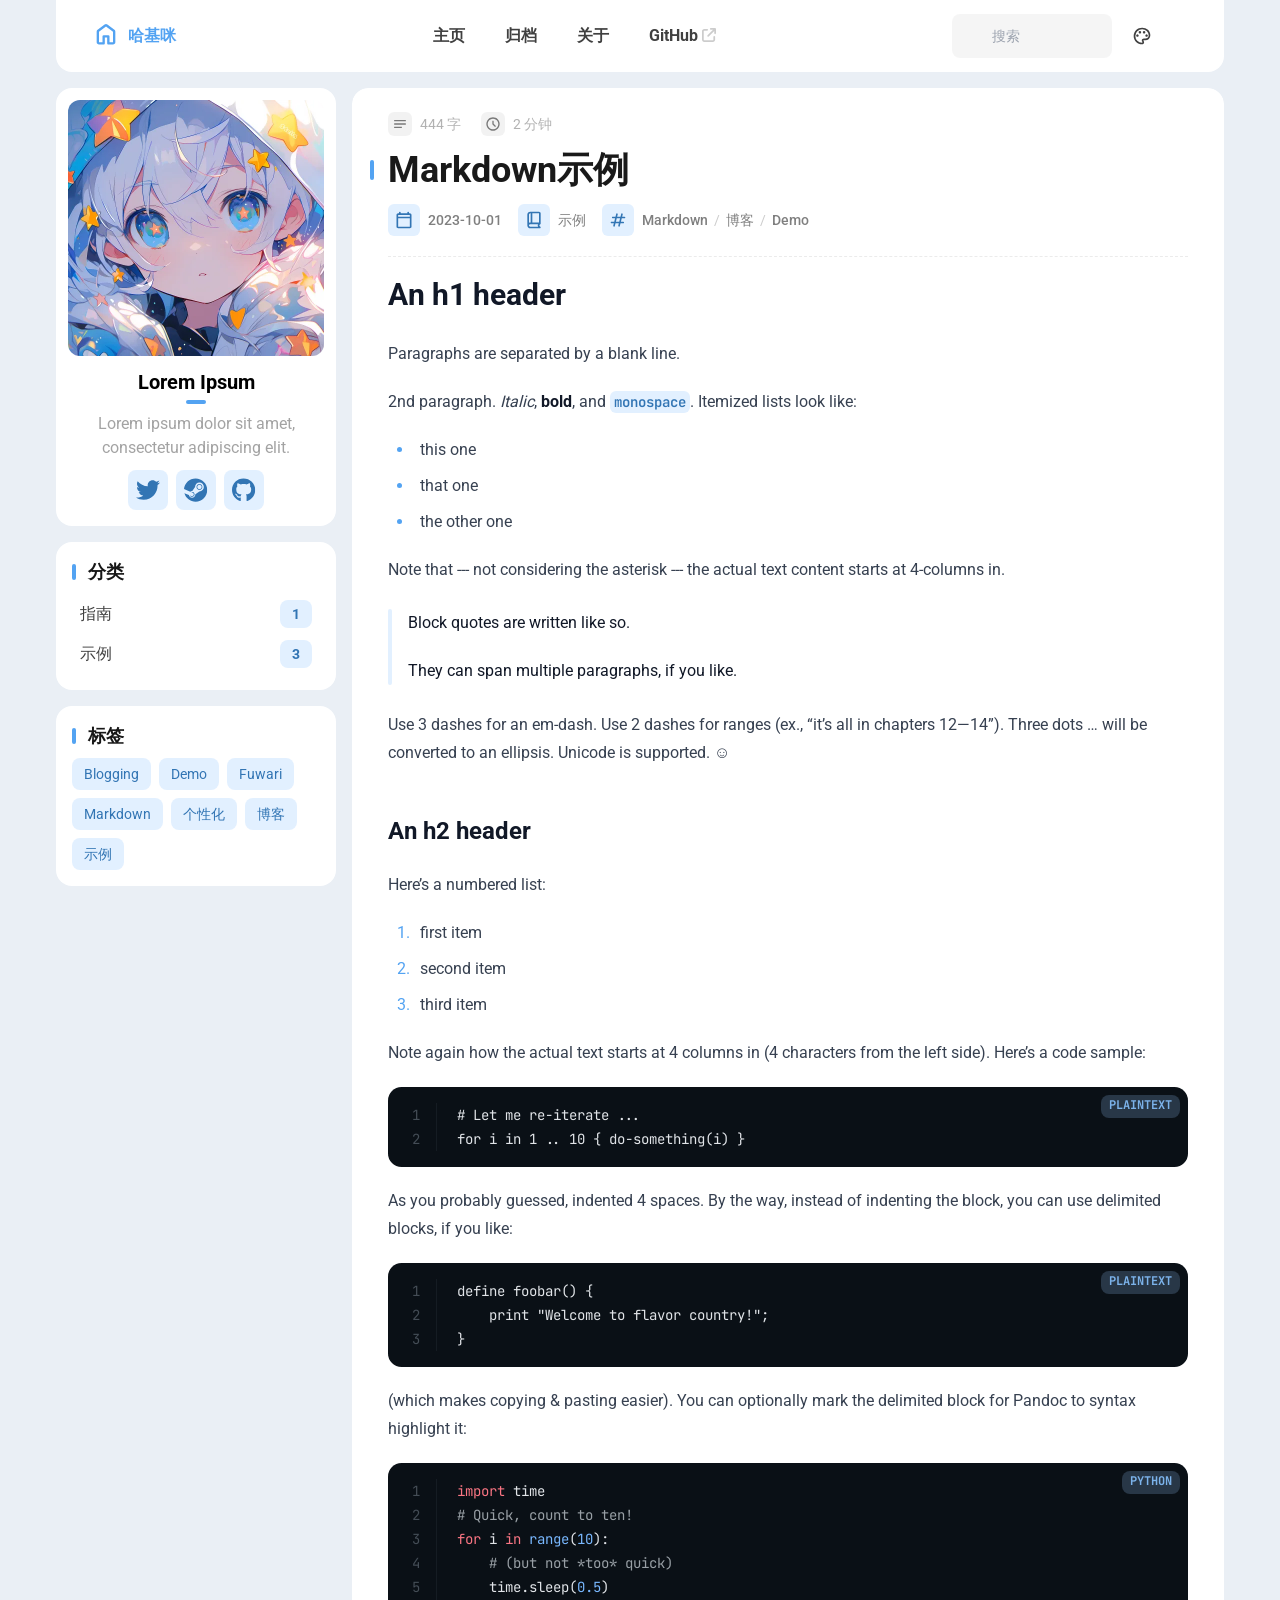
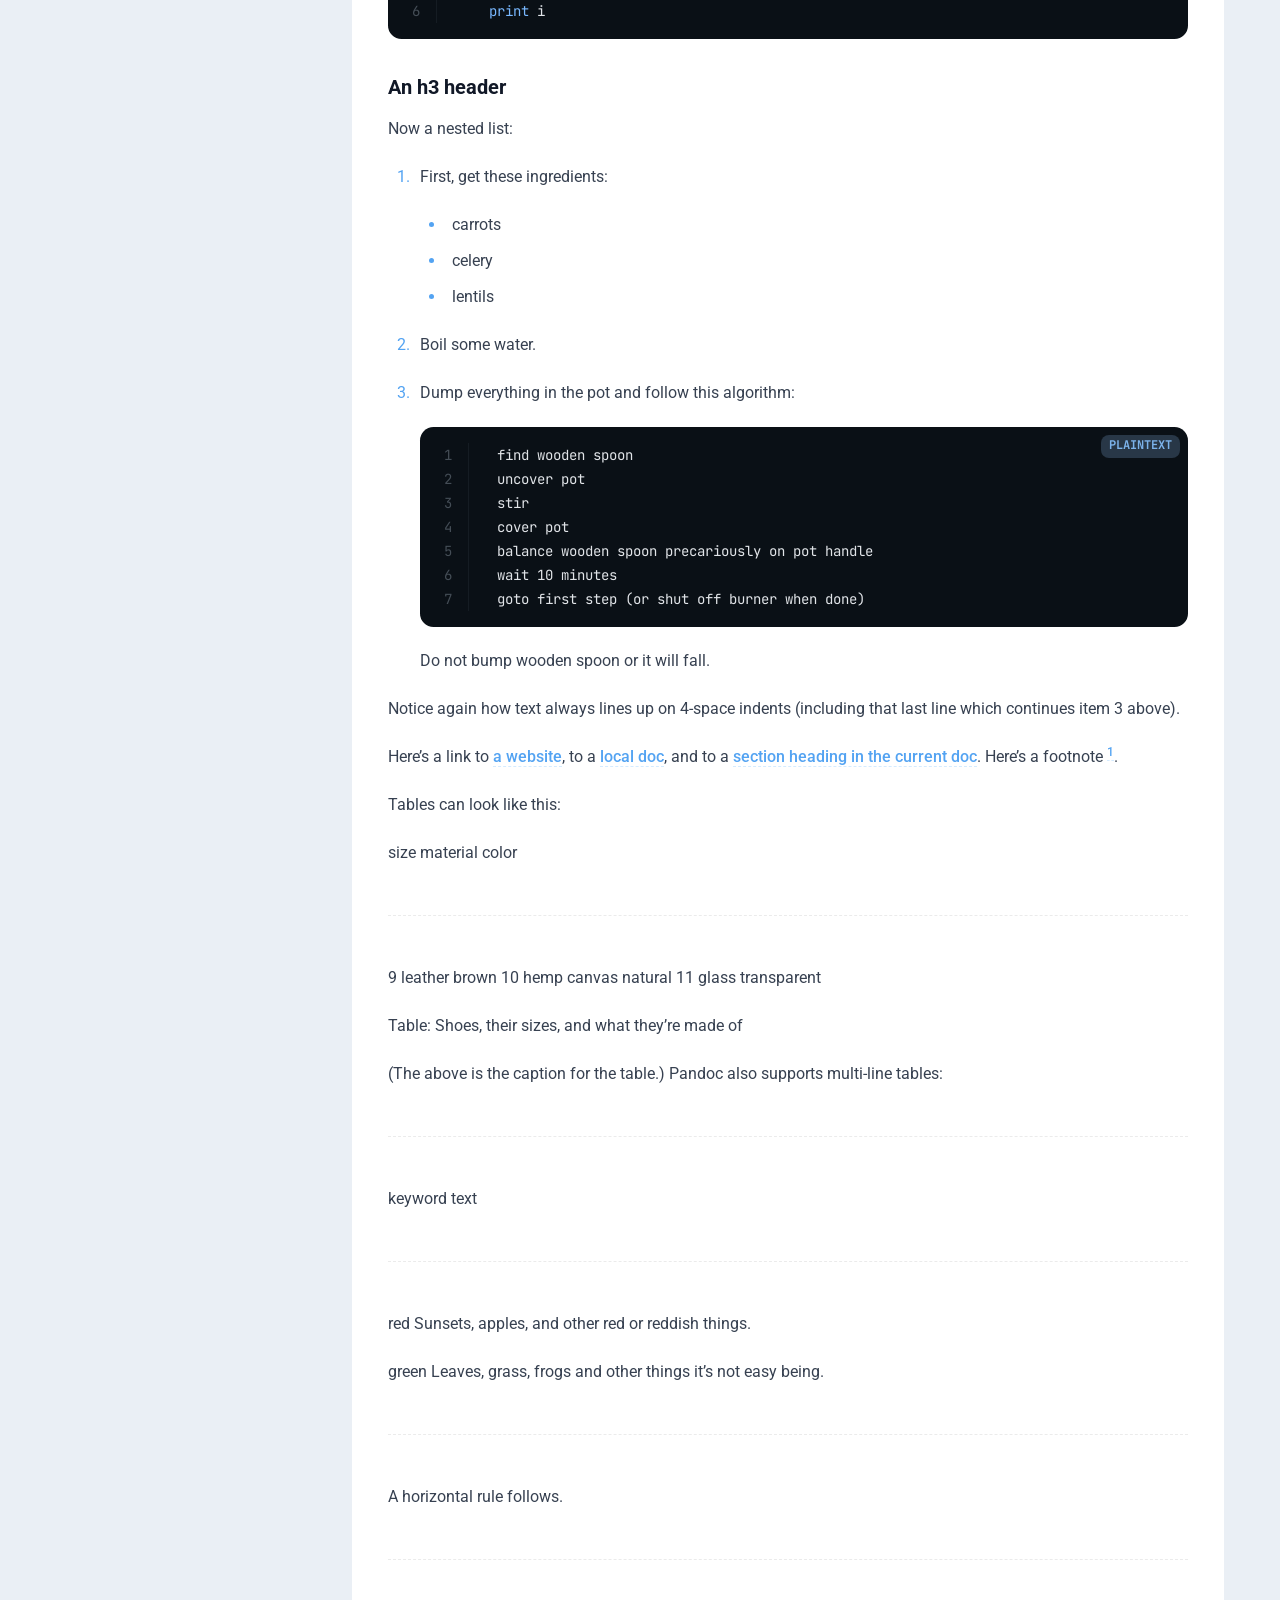
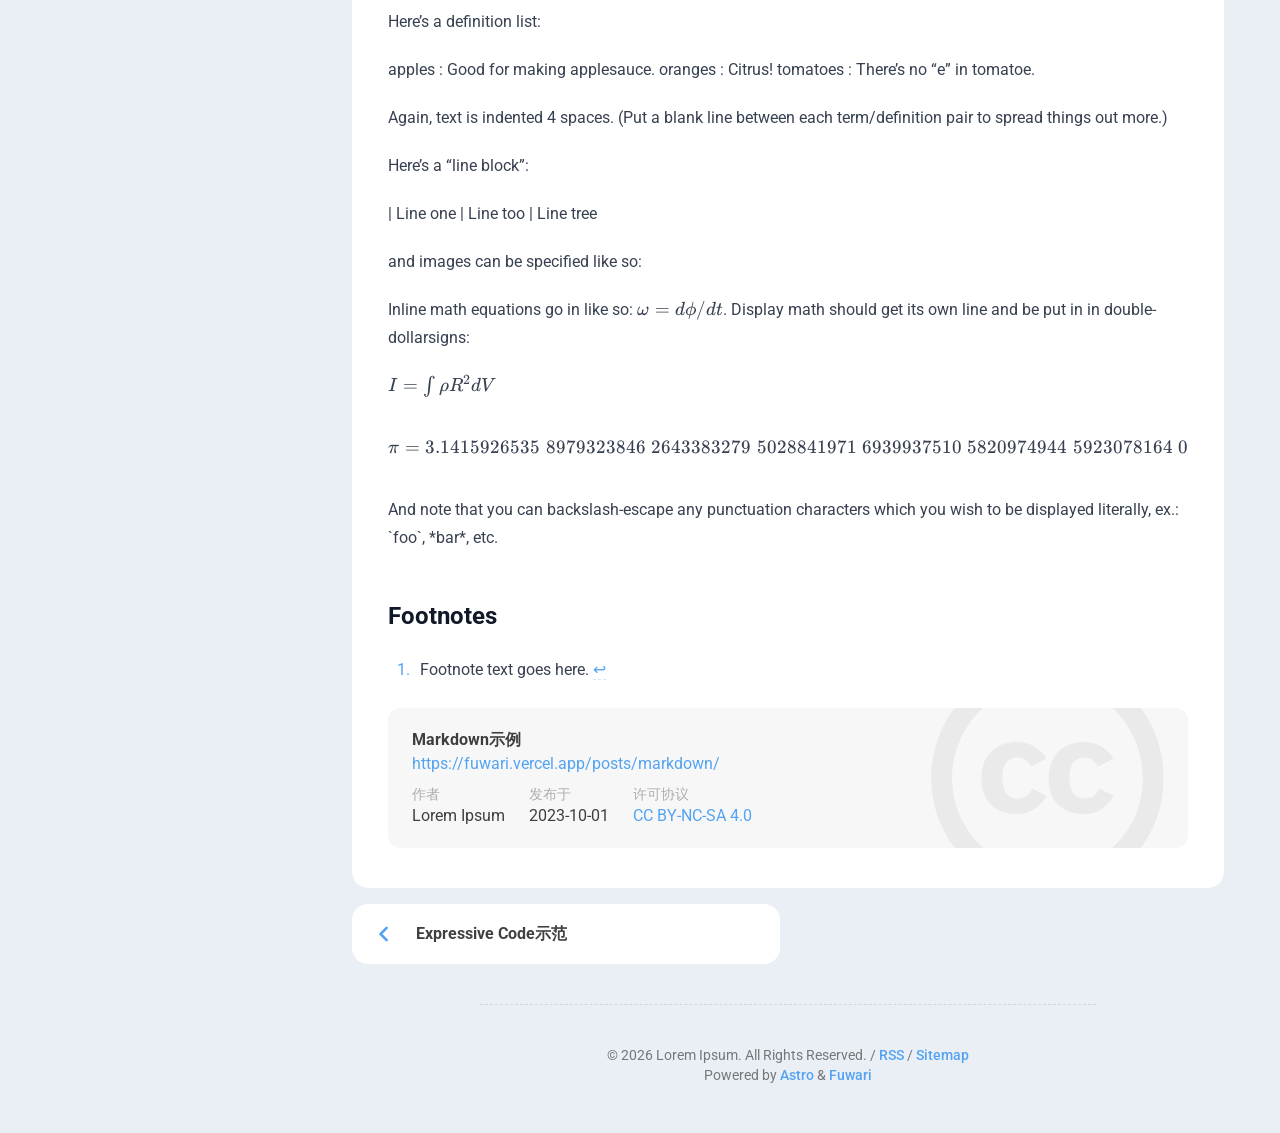
<file: posts/markdown/index.html>
<!DOCTYPE html><html lang="zh-CN" class="bg-[var(--page-bg)] transition text-[14px] md:text-[16px]" data-overlayscrollbars-initialize data-astro-cid-sckkx6r4 style="--bannerOffset: 15vh;--banner-height-home: 65vh;--banner-height: 35vh;--configHue: 250;--page-width: 75rem;"> <head><title>Markdown示例 - 哈基咪</title><meta charset="UTF-8"><meta name="description" content="一个简单Markdown博客帖子示例"><meta name="author" content="Lorem Ipsum"><meta property="og:site_name" content="哈基咪"><meta property="og:url" content="https://fuwari.vercel.app/posts/markdown/"><meta property="og:title" content="Markdown示例 - 哈基咪"><meta property="og:description" content="一个简单Markdown博客帖子示例"><meta property="og:type" content="article"><meta name="twitter:card" content="summary_large_image"><meta property="twitter:url" content="https://fuwari.vercel.app/posts/markdown/"><meta name="twitter:title" content="Markdown示例 - 哈基咪"><meta name="twitter:description" content="一个简单Markdown博客帖子示例"><meta name="viewport" content="width=device-width"><meta name="generator" content="Astro v5.13.10"><link rel="icon" href="/favicon/favicon-light-32.png" sizes="32x32" media="(prefers-color-scheme: light)"><link rel="icon" href="/favicon/favicon-light-128.png" sizes="128x128" media="(prefers-color-scheme: light)"><link rel="icon" href="/favicon/favicon-light-180.png" sizes="180x180" media="(prefers-color-scheme: light)"><link rel="icon" href="/favicon/favicon-light-192.png" sizes="192x192" media="(prefers-color-scheme: light)"><link rel="icon" href="/favicon/favicon-dark-32.png" sizes="32x32" media="(prefers-color-scheme: dark)"><link rel="icon" href="/favicon/favicon-dark-128.png" sizes="128x128" media="(prefers-color-scheme: dark)"><link rel="icon" href="/favicon/favicon-dark-180.png" sizes="180x180" media="(prefers-color-scheme: dark)"><link rel="icon" href="/favicon/favicon-dark-192.png" sizes="192x192" media="(prefers-color-scheme: dark)"><!-- Set the theme before the page is rendered to avoid a flash --><script>(function(){const DEFAULT_THEME = "auto";
const LIGHT_MODE = "light";
const DARK_MODE = "dark";
const AUTO_MODE = "auto";
const BANNER_HEIGHT_EXTEND = 30;
const PAGE_WIDTH = 75;
const configHue = 250;

			// Load the theme from local storage
			const theme = localStorage.getItem('theme') || DEFAULT_THEME;
			switch (theme) {
				case LIGHT_MODE:
					document.documentElement.classList.remove('dark');
					break
				case DARK_MODE:
					document.documentElement.classList.add('dark');
					break
				case AUTO_MODE:
					if (window.matchMedia('(prefers-color-scheme: dark)').matches) {
						document.documentElement.classList.add('dark');
					} else {
						document.documentElement.classList.remove('dark');
					}
			}

			// Load the hue from local storage
			const hue = localStorage.getItem('hue') || configHue;
			document.documentElement.style.setProperty('--hue', hue);

			// calculate the --banner-height-extend, which needs to be a multiple of 4 to avoid blurry text
			let offset = Math.floor(window.innerHeight * (BANNER_HEIGHT_EXTEND / 100));
			offset = offset - offset % 4;
			document.documentElement.style.setProperty('--banner-height-extend', `${offset}px`);
		})();</script><!-- defines global css variables. This will be applied to <html> <body> and some other elements idk why --><script type="application/ld+json">{"@context":"https://schema.org","@type":"BlogPosting","headline":"Markdown示例","description":"一个简单Markdown博客帖子示例","keywords":["Markdown","博客","Demo"],"author":{"@type":"Person","name":"Lorem Ipsum","url":"https://fuwari.vercel.app/"},"datePublished":"2023-10-01","inLanguage":"zh-CN"}</script><link rel="alternate" type="application/rss+xml" title="Lorem Ipsum" href="https://fuwari.vercel.app/rss.xml"><link rel="stylesheet" href="/_astro/Layout.y4KPJ9hc.css">
<link rel="stylesheet" href="/_astro/Layout.DSulWsr7.css">
<link rel="stylesheet" href="/_astro/_page_.DpTWXJf8.css">
<link rel="stylesheet" href="/_astro/_page_.ZlghMKVQ.css">
<link rel="stylesheet" href="/_astro/about.BtniRLn_.css">
<style>input.svelte-1wah7ro:focus{outline:0}.search-panel.svelte-1wah7ro{max-height:calc(100vh - 100px);overflow-y:auto}#display-setting.svelte-d7tq3k input[type=range]:where(.svelte-d7tq3k){-webkit-appearance:none;height:1.5rem;background-image:var(--color-selection-bar);transition:background-image .15s ease-in-out}#display-setting.svelte-d7tq3k input[type=range]:where(.svelte-d7tq3k)::-webkit-slider-thumb{-webkit-appearance:none;height:1rem;width:.5rem;border-radius:.125rem;background:#ffffffb3;box-shadow:none}#display-setting.svelte-d7tq3k input[type=range]:where(.svelte-d7tq3k)::-webkit-slider-thumb:hover{background:#fffc}#display-setting.svelte-d7tq3k input[type=range]:where(.svelte-d7tq3k)::-webkit-slider-thumb:active{background:#fff9}#display-setting.svelte-d7tq3k input[type=range]:where(.svelte-d7tq3k)::-moz-range-thumb{-webkit-appearance:none;height:1rem;width:.5rem;border-radius:.125rem;border-width:0;background:#ffffffb3;box-shadow:none}#display-setting.svelte-d7tq3k input[type=range]:where(.svelte-d7tq3k)::-moz-range-thumb:hover{background:#fffc}#display-setting.svelte-d7tq3k input[type=range]:where(.svelte-d7tq3k)::-moz-range-thumb:active{background:#fff9}#display-setting.svelte-d7tq3k input[type=range]:where(.svelte-d7tq3k)::-ms-thumb{-webkit-appearance:none;height:1rem;width:.5rem;border-radius:.125rem;background:#ffffffb3;box-shadow:none}#display-setting.svelte-d7tq3k input[type=range]:where(.svelte-d7tq3k)::-ms-thumb:hover{background:#fffc}#display-setting.svelte-d7tq3k input[type=range]:where(.svelte-d7tq3k)::-ms-thumb:active{background:#fff9}
</style><script type="module" src="/_astro/page.Z8IJTFqj.js"></script></head> <body class=" min-h-screen transition " data-overlayscrollbars-initialize data-astro-cid-sckkx6r4 style="--bannerOffset: 15vh;--banner-height-home: 65vh;--banner-height: 35vh;--configHue: 250;--page-width: 75rem;"> <div id="config-carrier" data-hue="250"></div>    <div id="top-row" class="z-50 pointer-events-none relative transition-all duration-700 max-w-[var(--page-width)] px-0 md:px-4 mx-auto"> <div id="navbar-wrapper" class="pointer-events-auto sticky top-0 transition-all"> <div id="navbar" class="z-50 onload-animation"> <div class="absolute h-8 left-0 right-0 -top-8 bg-[var(--card-bg)] transition"></div> <!-- used for onload animation --> <div class="card-base !overflow-visible max-w-[var(--page-width)] h-[4.5rem] !rounded-t-none mx-auto flex items-center justify-between px-4"> <a href="/" class="btn-plain scale-animation rounded-lg h-[3.25rem] px-5 font-bold active:scale-95"> <div class="flex flex-row text-[var(--primary)] items-center text-md"> <svg width="1em" height="1em" class="text-[1.75rem] mb-1 mr-2" data-icon="material-symbols:home-outline-rounded">   <symbol id="ai:material-symbols:home-outline-rounded" viewBox="0 0 24 24"><path fill="currentColor" d="M6 19h3v-5q0-.425.288-.712T10 13h4q.425 0 .713.288T15 14v5h3v-9l-6-4.5L6 10zm-2 0v-9q0-.475.213-.9t.587-.7l6-4.5q.525-.4 1.2-.4t1.2.4l6 4.5q.375.275.588.7T20 10v9q0 .825-.588 1.413T18 21h-4q-.425 0-.712-.288T13 20v-5h-2v5q0 .425-.288.713T10 21H6q-.825 0-1.412-.587T4 19m8-6.75"/></symbol><use href="#ai:material-symbols:home-outline-rounded"></use>  </svg> 哈基咪 </div> </a> <div class="hidden md:flex"> <a aria-label="主页" href="/" class="btn-plain scale-animation rounded-lg h-11 font-bold px-5 active:scale-95"> <div class="flex items-center"> 主页  </div> </a><a aria-label="归档" href="/archive/" class="btn-plain scale-animation rounded-lg h-11 font-bold px-5 active:scale-95"> <div class="flex items-center"> 归档  </div> </a><a aria-label="关于" href="/about/" class="btn-plain scale-animation rounded-lg h-11 font-bold px-5 active:scale-95"> <div class="flex items-center"> 关于  </div> </a><a aria-label="GitHub" href="https://github.com/saicaca/fuwari" target="_blank" class="btn-plain scale-animation rounded-lg h-11 font-bold px-5 active:scale-95"> <div class="flex items-center"> GitHub <svg width="1em" height="1em" class="text-[0.875rem] transition -translate-y-[1px] ml-1 text-black/[0.2] dark:text-white/[0.2]" data-icon="fa6-solid:arrow-up-right-from-square">   <symbol id="ai:fa6-solid:arrow-up-right-from-square" viewBox="0 0 512 512"><path fill="currentColor" d="M320 0c-17.7 0-32 14.3-32 32s14.3 32 32 32h82.7L201.4 265.4c-12.5 12.5-12.5 32.8 0 45.3s32.8 12.5 45.3 0L448 109.3V192c0 17.7 14.3 32 32 32s32-14.3 32-32V32c0-17.7-14.3-32-32-32zM80 32C35.8 32 0 67.8 0 112v320c0 44.2 35.8 80 80 80h320c44.2 0 80-35.8 80-80V320c0-17.7-14.3-32-32-32s-32 14.3-32 32v112c0 8.8-7.2 16-16 16H80c-8.8 0-16-7.2-16-16V112c0-8.8 7.2-16 16-16h112c17.7 0 32-14.3 32-32s-14.3-32-32-32z"/></symbol><use href="#ai:fa6-solid:arrow-up-right-from-square"></use>  </svg> </div> </a> </div> <div class="flex"> <!--<SearchPanel client:load>--> <style>astro-island,astro-slot,astro-static-slot{display:contents}</style><script>(()=>{var e=async t=>{await(await t())()};(self.Astro||(self.Astro={})).only=e;window.dispatchEvent(new Event("astro:only"));})();</script><script>(()=>{var A=Object.defineProperty;var g=(i,o,a)=>o in i?A(i,o,{enumerable:!0,configurable:!0,writable:!0,value:a}):i[o]=a;var d=(i,o,a)=>g(i,typeof o!="symbol"?o+"":o,a);{let i={0:t=>m(t),1:t=>a(t),2:t=>new RegExp(t),3:t=>new Date(t),4:t=>new Map(a(t)),5:t=>new Set(a(t)),6:t=>BigInt(t),7:t=>new URL(t),8:t=>new Uint8Array(t),9:t=>new Uint16Array(t),10:t=>new Uint32Array(t),11:t=>1/0*t},o=t=>{let[l,e]=t;return l in i?i[l](e):void 0},a=t=>t.map(o),m=t=>typeof t!="object"||t===null?t:Object.fromEntries(Object.entries(t).map(([l,e])=>[l,o(e)]));class y extends HTMLElement{constructor(){super(...arguments);d(this,"Component");d(this,"hydrator");d(this,"hydrate",async()=>{var b;if(!this.hydrator||!this.isConnected)return;let e=(b=this.parentElement)==null?void 0:b.closest("astro-island[ssr]");if(e){e.addEventListener("astro:hydrate",this.hydrate,{once:!0});return}let c=this.querySelectorAll("astro-slot"),n={},h=this.querySelectorAll("template[data-astro-template]");for(let r of h){let s=r.closest(this.tagName);s!=null&&s.isSameNode(this)&&(n[r.getAttribute("data-astro-template")||"default"]=r.innerHTML,r.remove())}for(let r of c){let s=r.closest(this.tagName);s!=null&&s.isSameNode(this)&&(n[r.getAttribute("name")||"default"]=r.innerHTML)}let p;try{p=this.hasAttribute("props")?m(JSON.parse(this.getAttribute("props"))):{}}catch(r){let s=this.getAttribute("component-url")||"<unknown>",v=this.getAttribute("component-export");throw v&&(s+=` (export ${v})`),console.error(`[hydrate] Error parsing props for component ${s}`,this.getAttribute("props"),r),r}let u;await this.hydrator(this)(this.Component,p,n,{client:this.getAttribute("client")}),this.removeAttribute("ssr"),this.dispatchEvent(new CustomEvent("astro:hydrate"))});d(this,"unmount",()=>{this.isConnected||this.dispatchEvent(new CustomEvent("astro:unmount"))})}disconnectedCallback(){document.removeEventListener("astro:after-swap",this.unmount),document.addEventListener("astro:after-swap",this.unmount,{once:!0})}connectedCallback(){if(!this.hasAttribute("await-children")||document.readyState==="interactive"||document.readyState==="complete")this.childrenConnectedCallback();else{let e=()=>{document.removeEventListener("DOMContentLoaded",e),c.disconnect(),this.childrenConnectedCallback()},c=new MutationObserver(()=>{var n;((n=this.lastChild)==null?void 0:n.nodeType)===Node.COMMENT_NODE&&this.lastChild.nodeValue==="astro:end"&&(this.lastChild.remove(),e())});c.observe(this,{childList:!0}),document.addEventListener("DOMContentLoaded",e)}}async childrenConnectedCallback(){let e=this.getAttribute("before-hydration-url");e&&await import(e),this.start()}async start(){let e=JSON.parse(this.getAttribute("opts")),c=this.getAttribute("client");if(Astro[c]===void 0){window.addEventListener(`astro:${c}`,()=>this.start(),{once:!0});return}try{await Astro[c](async()=>{let n=this.getAttribute("renderer-url"),[h,{default:p}]=await Promise.all([import(this.getAttribute("component-url")),n?import(n):()=>()=>{}]),u=this.getAttribute("component-export")||"default";if(!u.includes("."))this.Component=h[u];else{this.Component=h;for(let f of u.split("."))this.Component=this.Component[f]}return this.hydrator=p,this.hydrate},e,this)}catch(n){console.error(`[astro-island] Error hydrating ${this.getAttribute("component-url")}`,n)}}attributeChangedCallback(){this.hydrate()}}d(y,"observedAttributes",["props"]),customElements.get("astro-island")||customElements.define("astro-island",y)}})();</script><astro-island uid="1QVph4" component-url="/_astro/Search.Dyki_PZ4.js" component-export="default" renderer-url="/_astro/client.svelte.BtEbdPyR.js" props="{}" ssr client="only" opts="{&quot;name&quot;:&quot;Search&quot;,&quot;value&quot;:&quot;svelte&quot;}"></astro-island> <button aria-label="Display Settings" class="btn-plain scale-animation rounded-lg h-11 w-11 active:scale-90" id="display-settings-switch"> <svg width="1em" height="1em" class="text-[1.25rem]" data-icon="material-symbols:palette-outline">   <symbol id="ai:material-symbols:palette-outline" viewBox="0 0 24 24"><path fill="currentColor" d="M12 22q-2.05 0-3.875-.788t-3.187-2.15t-2.15-3.187T2 12q0-2.075.813-3.9t2.2-3.175T8.25 2.788T12.2 2q2 0 3.775.688t3.113 1.9t2.125 2.875T22 11.05q0 2.875-1.75 4.413T16 17h-1.85q-.225 0-.312.125t-.088.275q0 .3.375.863t.375 1.287q0 1.25-.687 1.85T12 22m-5.5-9q.65 0 1.075-.425T8 11.5t-.425-1.075T6.5 10t-1.075.425T5 11.5t.425 1.075T6.5 13m3-4q.65 0 1.075-.425T11 7.5t-.425-1.075T9.5 6t-1.075.425T8 7.5t.425 1.075T9.5 9m5 0q.65 0 1.075-.425T16 7.5t-.425-1.075T14.5 6t-1.075.425T13 7.5t.425 1.075T14.5 9m3 4q.65 0 1.075-.425T19 11.5t-.425-1.075T17.5 10t-1.075.425T16 11.5t.425 1.075T17.5 13M12 20q.225 0 .363-.125t.137-.325q0-.35-.375-.825T11.75 17.3q0-1.05.725-1.675T14.25 15H16q1.65 0 2.825-.962T20 11.05q0-3.025-2.312-5.038T12.2 4Q8.8 4 6.4 6.325T4 12q0 3.325 2.338 5.663T12 20"/></symbol><use href="#ai:material-symbols:palette-outline"></use>  </svg> </button> <astro-island uid="2e1pL5" component-url="/_astro/LightDarkSwitch.BSapTNdP.js" component-export="default" renderer-url="/_astro/client.svelte.BtEbdPyR.js" props="{}" ssr client="only" opts="{&quot;name&quot;:&quot;LightDarkSwitch&quot;,&quot;value&quot;:&quot;svelte&quot;}"></astro-island> <button aria-label="Menu" name="Nav Menu" class="btn-plain scale-animation rounded-lg w-11 h-11 active:scale-90 md:!hidden" id="nav-menu-switch"> <svg width="1em" height="1em" class="text-[1.25rem]" data-icon="material-symbols:menu-rounded">   <symbol id="ai:material-symbols:menu-rounded" viewBox="0 0 24 24"><path fill="currentColor" d="M4 18q-.425 0-.712-.288T3 17t.288-.712T4 16h16q.425 0 .713.288T21 17t-.288.713T20 18zm0-5q-.425 0-.712-.288T3 12t.288-.712T4 11h16q.425 0 .713.288T21 12t-.288.713T20 13zm0-5q-.425 0-.712-.288T3 7t.288-.712T4 6h16q.425 0 .713.288T21 7t-.288.713T20 8z"/></symbol><use href="#ai:material-symbols:menu-rounded"></use>  </svg> </button> </div> <div id="nav-menu-panel" class="float-panel float-panel-closed absolute transition-all fixed right-4 px-2 py-2"> <a href="/" class="group flex justify-between items-center py-2 pl-3 pr-1 rounded-lg gap-8
            hover:bg-[var(--btn-plain-bg-hover)] active:bg-[var(--btn-plain-bg-active)] transition
        "> <div class="transition text-black/75 dark:text-white/75 font-bold group-hover:text-[var(--primary)] group-active:text-[var(--primary)]"> 主页 </div> <svg width="1em" height="1em" class="transition text-[1.25rem] text-[var(--primary)]" data-icon="material-symbols:chevron-right-rounded">   <symbol id="ai:material-symbols:chevron-right-rounded" viewBox="0 0 24 24"><path fill="currentColor" d="M12.6 12L8.7 8.1q-.275-.275-.275-.7t.275-.7t.7-.275t.7.275l4.6 4.6q.15.15.213.325t.062.375t-.062.375t-.213.325l-4.6 4.6q-.275.275-.7.275t-.7-.275t-.275-.7t.275-.7z"/></symbol><use href="#ai:material-symbols:chevron-right-rounded"></use>  </svg>  </a><a href="/archive/" class="group flex justify-between items-center py-2 pl-3 pr-1 rounded-lg gap-8
            hover:bg-[var(--btn-plain-bg-hover)] active:bg-[var(--btn-plain-bg-active)] transition
        "> <div class="transition text-black/75 dark:text-white/75 font-bold group-hover:text-[var(--primary)] group-active:text-[var(--primary)]"> 归档 </div> <svg width="1em" height="1em" viewBox="0 0 24 24" class="transition text-[1.25rem] text-[var(--primary)]" data-icon="material-symbols:chevron-right-rounded">   <use href="#ai:material-symbols:chevron-right-rounded"></use>  </svg>  </a><a href="/about/" class="group flex justify-between items-center py-2 pl-3 pr-1 rounded-lg gap-8
            hover:bg-[var(--btn-plain-bg-hover)] active:bg-[var(--btn-plain-bg-active)] transition
        "> <div class="transition text-black/75 dark:text-white/75 font-bold group-hover:text-[var(--primary)] group-active:text-[var(--primary)]"> 关于 </div> <svg width="1em" height="1em" viewBox="0 0 24 24" class="transition text-[1.25rem] text-[var(--primary)]" data-icon="material-symbols:chevron-right-rounded">   <use href="#ai:material-symbols:chevron-right-rounded"></use>  </svg>  </a><a href="https://github.com/saicaca/fuwari" class="group flex justify-between items-center py-2 pl-3 pr-1 rounded-lg gap-8
            hover:bg-[var(--btn-plain-bg-hover)] active:bg-[var(--btn-plain-bg-active)] transition
        " target="_blank"> <div class="transition text-black/75 dark:text-white/75 font-bold group-hover:text-[var(--primary)] group-active:text-[var(--primary)]"> GitHub </div>  <svg width="1em" height="1em" viewBox="0 0 512 512" class="transition text-[0.75rem] text-black/25 dark:text-white/25 -translate-x-1" data-icon="fa6-solid:arrow-up-right-from-square">   <use href="#ai:fa6-solid:arrow-up-right-from-square"></use>  </svg> </a> </div> <astro-island uid="Z29FIbP" component-url="/_astro/DisplaySettings.CcQr5-8Z.js" component-export="default" renderer-url="/_astro/client.svelte.BtEbdPyR.js" props="{}" ssr client="only" opts="{&quot;name&quot;:&quot;DisplaySettings&quot;,&quot;value&quot;:&quot;svelte&quot;}"></astro-island> </div> </div> <script type="module">function c(){localStorage.theme==="dark"?(document.documentElement.classList.remove("dark"),localStorage.theme="light"):(document.documentElement.classList.add("dark"),localStorage.theme="dark")}function o(){let t=document.getElementById("scheme-switch");t&&(t.onclick=function(){c()});let n=document.getElementById("display-settings-switch");n&&(n.onclick=function(){let e=document.getElementById("display-setting");e&&e.classList.toggle("float-panel-closed")});let l=document.getElementById("nav-menu-switch");l&&(l.onclick=function(){let e=document.getElementById("nav-menu-panel");e&&e.classList.toggle("float-panel-closed")})}o();</script> <script>(function(){const scriptUrl = "/pagefind/pagefind.js";

async function loadPagefind() {
    try {
        const response = await fetch(scriptUrl, { method: 'HEAD' });
        if (!response.ok) {
            throw new Error(`Pagefind script not found: ${response.status}`);
        }

        const pagefind = await import(scriptUrl);

        await pagefind.options({
            excerptLength: 20
        });

        window.pagefind = pagefind;

        document.dispatchEvent(new CustomEvent('pagefindready'));
        console.log('Pagefind loaded and initialized successfully, event dispatched.');
    } catch (error) {
        console.error('Failed to load Pagefind:', error);
        window.pagefind = {
            search: () => Promise.resolve({ results: [] }),
            options: () => Promise.resolve(),
        };
        document.dispatchEvent(new CustomEvent('pagefindloaderror'));
        console.log('Pagefind load error, event dispatched.');
    }
}

if (document.readyState === 'loading') {
    document.addEventListener('DOMContentLoaded', loadPagefind);
} else {
    loadPagefind();
}
})();</script> </div> </div>   <div class="absolute w-full z-30 pointer-events-none" style="top: 5.5rem"> <!-- The pointer-events-none here prevent blocking the click event of the TOC --> <div class="relative max-w-[var(--page-width)] mx-auto pointer-events-auto"> <div id="main-grid" class="transition duration-700 w-full left-0 right-0 grid grid-cols-[17.5rem_auto] grid-rows-[auto_1fr_auto] lg:grid-rows-[auto]
    mx-auto gap-4 px-0 md:px-4"> <!-- Banner image credit -->  <div id="sidebar" class="mb-4 row-start-2 row-end-3 col-span-2 lg:row-start-1 lg:row-end-2 lg:col-span-1 lg:max-w-[17.5rem] onload-animation w-full"> <div class="flex flex-col w-full gap-4 mb-4"> <div class="card-base p-3"> <a aria-label="Go to About Page" href="/about/" class="group block relative mx-auto mt-1 lg:mx-0 lg:mt-0 mb-3
       max-w-[12rem] lg:max-w-none overflow-hidden rounded-xl active:scale-95"> <div class="absolute transition pointer-events-none group-hover:bg-black/30 group-active:bg-black/50
        w-full h-full z-50 flex items-center justify-center"> <svg width="1.13em" height="1em" class="transition opacity-0 scale-90 group-hover:scale-100 group-hover:opacity-100 text-white text-5xl" data-icon="fa6-regular:address-card">   <symbol id="ai:fa6-regular:address-card" viewBox="0 0 576 512"><path fill="currentColor" d="M512 80c8.8 0 16 7.2 16 16v320c0 8.8-7.2 16-16 16H64c-8.8 0-16-7.2-16-16V96c0-8.8 7.2-16 16-16zM64 32C28.7 32 0 60.7 0 96v320c0 35.3 28.7 64 64 64h448c35.3 0 64-28.7 64-64V96c0-35.3-28.7-64-64-64zm144 224a64 64 0 1 0 0-128a64 64 0 1 0 0 128m-32 32c-44.2 0-80 35.8-80 80c0 8.8 7.2 16 16 16h192c8.8 0 16-7.2 16-16c0-44.2-35.8-80-80-80zm200-144c-13.3 0-24 10.7-24 24s10.7 24 24 24h80c13.3 0 24-10.7 24-24s-10.7-24-24-24zm0 96c-13.3 0-24 10.7-24 24s10.7 24 24 24h80c13.3 0 24-10.7 24-24s-10.7-24-24-24z"/></symbol><use href="#ai:fa6-regular:address-card"></use>  </svg> </div> <div class="mx-auto lg:w-full h-full lg:mt-0  overflow-hidden relative"> <div class="transition absolute inset-0 dark:bg-black/10 bg-opacity-50 pointer-events-none"></div> <img src="/_astro/demo-avatar.CxcI0ivM_1nbuVe.webp" alt="Profile Image of the Author" style="object-position: center" loading="lazy" decoding="async" fetchpriority="auto" width="512" height="512" class="w-full h-full object-cover">  </div> </a> <div class="px-2"> <div class="font-bold text-xl text-center mb-1 dark:text-neutral-50 transition">Lorem Ipsum</div> <div class="h-1 w-5 bg-[var(--primary)] mx-auto rounded-full mb-2 transition"></div> <div class="text-center text-neutral-400 mb-2.5 transition">Lorem ipsum dolor sit amet, consectetur adipiscing elit.</div> <div class="flex flex-wrap gap-2 justify-center mb-1"> <a rel="me" aria-label="Twitter" href="https://twitter.com" target="_blank" class="btn-regular rounded-lg h-10 w-10 active:scale-90"> <svg width="1em" height="1em" class="text-[1.5rem]" data-icon="fa6-brands:twitter">   <symbol id="ai:fa6-brands:twitter" viewBox="0 0 512 512"><path fill="currentColor" d="M459.37 151.716c.325 4.548.325 9.097.325 13.645c0 138.72-105.583 298.558-298.558 298.558c-59.452 0-114.68-17.219-161.137-47.106c8.447.974 16.568 1.299 25.34 1.299c49.055 0 94.213-16.568 130.274-44.832c-46.132-.975-84.792-31.188-98.112-72.772c6.498.974 12.995 1.624 19.818 1.624c9.421 0 18.843-1.3 27.614-3.573c-48.081-9.747-84.143-51.98-84.143-102.985v-1.299c13.969 7.797 30.214 12.67 47.431 13.319c-28.264-18.843-46.781-51.005-46.781-87.391c0-19.492 5.197-37.36 14.294-52.954c51.655 63.675 129.3 105.258 216.365 109.807c-1.624-7.797-2.599-15.918-2.599-24.04c0-57.828 46.782-104.934 104.934-104.934c30.213 0 57.502 12.67 76.67 33.137c23.715-4.548 46.456-13.32 66.599-25.34c-7.798 24.366-24.366 44.833-46.132 57.827c21.117-2.273 41.584-8.122 60.426-16.243c-14.292 20.791-32.161 39.308-52.628 54.253"/></symbol><use href="#ai:fa6-brands:twitter"></use>  </svg> </a><a rel="me" aria-label="Steam" href="https://store.steampowered.com" target="_blank" class="btn-regular rounded-lg h-10 w-10 active:scale-90"> <svg width="0.97em" height="1em" class="text-[1.5rem]" data-icon="fa6-brands:steam">   <symbol id="ai:fa6-brands:steam" viewBox="0 0 496 512"><path fill="currentColor" d="M496 256c0 137-111.2 248-248.4 248c-113.8 0-209.6-76.3-239-180.4l95.2 39.3c6.4 32.1 34.9 56.4 68.9 56.4c39.2 0 71.9-32.4 70.2-73.5l84.5-60.2c52.1 1.3 95.8-40.9 95.8-93.5c0-51.6-42-93.5-93.7-93.5s-93.7 42-93.7 93.5v1.2L176.6 279c-15.5-.9-30.7 3.4-43.5 12.1L0 236.1C10.2 108.4 117.1 8 247.6 8C384.8 8 496 119 496 256M155.7 384.3l-30.5-12.6a52.8 52.8 0 0 0 27.2 25.8c26.9 11.2 57.8-1.6 69-28.4c5.4-13 5.5-27.3.1-40.3S206 305.6 193 300.2c-12.9-5.4-26.7-5.2-38.9-.6l31.5 13c19.8 8.2 29.2 30.9 20.9 50.7c-8.3 19.9-31 29.2-50.8 21m173.8-129.9c-34.4 0-62.4-28-62.4-62.3s28-62.3 62.4-62.3s62.4 28 62.4 62.3s-27.9 62.3-62.4 62.3m.1-15.6c25.9 0 46.9-21 46.9-46.8c0-25.9-21-46.8-46.9-46.8s-46.9 21-46.9 46.8c.1 25.8 21.1 46.8 46.9 46.8"/></symbol><use href="#ai:fa6-brands:steam"></use>  </svg> </a><a rel="me" aria-label="GitHub" href="https://github.com/saicaca/fuwari" target="_blank" class="btn-regular rounded-lg h-10 w-10 active:scale-90"> <svg width="0.97em" height="1em" class="text-[1.5rem]" data-icon="fa6-brands:github">   <symbol id="ai:fa6-brands:github" viewBox="0 0 496 512"><path fill="currentColor" d="M165.9 397.4c0 2-2.3 3.6-5.2 3.6c-3.3.3-5.6-1.3-5.6-3.6c0-2 2.3-3.6 5.2-3.6c3-.3 5.6 1.3 5.6 3.6m-31.1-4.5c-.7 2 1.3 4.3 4.3 4.9c2.6 1 5.6 0 6.2-2s-1.3-4.3-4.3-5.2c-2.6-.7-5.5.3-6.2 2.3m44.2-1.7c-2.9.7-4.9 2.6-4.6 4.9c.3 2 2.9 3.3 5.9 2.6c2.9-.7 4.9-2.6 4.6-4.6c-.3-1.9-3-3.2-5.9-2.9M244.8 8C106.1 8 0 113.3 0 252c0 110.9 69.8 205.8 169.5 239.2c12.8 2.3 17.3-5.6 17.3-12.1c0-6.2-.3-40.4-.3-61.4c0 0-70 15-84.7-29.8c0 0-11.4-29.1-27.8-36.6c0 0-22.9-15.7 1.6-15.4c0 0 24.9 2 38.6 25.8c21.9 38.6 58.6 27.5 72.9 20.9c2.3-16 8.8-27.1 16-33.7c-55.9-6.2-112.3-14.3-112.3-110.5c0-27.5 7.6-41.3 23.6-58.9c-2.6-6.5-11.1-33.3 2.6-67.9c20.9-6.5 69 27 69 27c20-5.6 41.5-8.5 62.8-8.5s42.8 2.9 62.8 8.5c0 0 48.1-33.6 69-27c13.7 34.7 5.2 61.4 2.6 67.9c16 17.7 25.8 31.5 25.8 58.9c0 96.5-58.9 104.2-114.8 110.5c9.2 7.9 17 22.9 17 46.4c0 33.7-.3 75.4-.3 83.6c0 6.5 4.6 14.4 17.3 12.1C428.2 457.8 496 362.9 496 252C496 113.3 383.5 8 244.8 8M97.2 352.9c-1.3 1-1 3.3.7 5.2c1.6 1.6 3.9 2.3 5.2 1c1.3-1 1-3.3-.7-5.2c-1.6-1.6-3.9-2.3-5.2-1m-10.8-8.1c-.7 1.3.3 2.9 2.3 3.9c1.6 1 3.6.7 4.3-.7c.7-1.3-.3-2.9-2.3-3.9c-2-.6-3.6-.3-4.3.7m32.4 35.6c-1.6 1.3-1 4.3 1.3 6.2c2.3 2.3 5.2 2.6 6.5 1c1.3-1.3.7-4.3-1.3-6.2c-2.2-2.3-5.2-2.6-6.5-1m-11.4-14.7c-1.6 1-1.6 3.6 0 5.9s4.3 3.3 5.6 2.3c1.6-1.3 1.6-3.9 0-6.2c-1.4-2.3-4-3.3-5.6-2"/></symbol><use href="#ai:fa6-brands:github"></use>  </svg> </a>  </div> </div> </div> </div> <div id="sidebar-sticky" class="transition-all duration-700 flex flex-col w-full gap-4 top-4 sticky top-4"> <widget-layout data-id="categories" data-is-collapsed="false" class="pb-4 card-base onload-animation" style="animation-delay: 150ms; --collapsedHeight: 7.5rem;" data-astro-cid-ucso7hve="true"> <div class="font-bold transition text-lg text-neutral-900 dark:text-neutral-100 relative ml-8 mt-4 mb-2
        before:w-1 before:h-4 before:rounded-md before:bg-[var(--primary)]
        before:absolute before:left-[-16px] before:top-[5.5px]" data-astro-cid-ucso7hve style="--collapsedHeight: 7.5rem;">分类</div> <div id="categories" class="collapse-wrapper px-4 overflow-hidden" data-astro-cid-ucso7hve style="--collapsedHeight: 7.5rem;"> <a href="/archive/?category=%E6%8C%87%E5%8D%97" aria-label="View all posts in the 指南 category"> <button class="
            w-full
            h-10
            rounded-lg
            bg-none
            hover:bg-[var(--btn-plain-bg-hover)]
            active:bg-[var(--btn-plain-bg-active)]
            transition-all
            pl-2
            hover:pl-3
            
            text-neutral-700
            hover:text-[var(--primary)]
            dark:text-neutral-300
            dark:hover:text-[var(--primary)]
        "> <div class="flex items-center justify-between relative mr-2"> <div class="overflow-hidden text-left whitespace-nowrap overflow-ellipsis  "> 指南 </div> <div class="transition px-2 h-7 ml-4 min-w-[2rem] rounded-lg text-sm font-bold
                    text-[var(--btn-content)] dark:text-[var(--deep-text)]
                    bg-[var(--btn-regular-bg)] dark:bg-[var(--primary)]
                    flex items-center justify-center"> 1 </div> </div> </button> </a><a href="/archive/?category=%E7%A4%BA%E4%BE%8B" aria-label="View all posts in the 示例 category"> <button class="
            w-full
            h-10
            rounded-lg
            bg-none
            hover:bg-[var(--btn-plain-bg-hover)]
            active:bg-[var(--btn-plain-bg-active)]
            transition-all
            pl-2
            hover:pl-3
            
            text-neutral-700
            hover:text-[var(--primary)]
            dark:text-neutral-300
            dark:hover:text-[var(--primary)]
        "> <div class="flex items-center justify-between relative mr-2"> <div class="overflow-hidden text-left whitespace-nowrap overflow-ellipsis  "> 示例 </div> <div class="transition px-2 h-7 ml-4 min-w-[2rem] rounded-lg text-sm font-bold
                    text-[var(--btn-content)] dark:text-[var(--deep-text)]
                    bg-[var(--btn-regular-bg)] dark:bg-[var(--primary)]
                    flex items-center justify-center"> 3 </div> </div> </button> </a> </div>  </widget-layout>  <script type="module">class d extends HTMLElement{constructor(){if(super(),this.dataset.isCollapsed!=="true")return;const e=this.dataset.id,t=this.querySelector(".expand-btn"),s=this.querySelector(`#${e}`);t.addEventListener("click",()=>{s.classList.remove("collapsed"),t.classList.add("hidden")})}}customElements.get("widget-layout")||customElements.define("widget-layout",d);</script> <widget-layout data-id="tags" data-is-collapsed="false" class="pb-4 card-base onload-animation" style="animation-delay: 200ms; --collapsedHeight: 7.5rem;" data-astro-cid-ucso7hve="true"> <div class="font-bold transition text-lg text-neutral-900 dark:text-neutral-100 relative ml-8 mt-4 mb-2
        before:w-1 before:h-4 before:rounded-md before:bg-[var(--primary)]
        before:absolute before:left-[-16px] before:top-[5.5px]" data-astro-cid-ucso7hve style="--collapsedHeight: 7.5rem;">标签</div> <div id="tags" class="collapse-wrapper px-4 overflow-hidden" data-astro-cid-ucso7hve style="--collapsedHeight: 7.5rem;">  <div class="flex gap-2 flex-wrap"> <a href="/archive/?tag=Blogging" aria-label="View all posts with the Blogging tag" class="btn-regular h-8 text-sm px-3 rounded-lg">  Blogging </a><a href="/archive/?tag=Demo" aria-label="View all posts with the Demo tag" class="btn-regular h-8 text-sm px-3 rounded-lg">  Demo </a><a href="/archive/?tag=Fuwari" aria-label="View all posts with the Fuwari tag" class="btn-regular h-8 text-sm px-3 rounded-lg">  Fuwari </a><a href="/archive/?tag=Markdown" aria-label="View all posts with the Markdown tag" class="btn-regular h-8 text-sm px-3 rounded-lg">  Markdown </a><a href="/archive/?tag=%E4%B8%AA%E6%80%A7%E5%8C%96" aria-label="View all posts with the 个性化 tag" class="btn-regular h-8 text-sm px-3 rounded-lg">  个性化 </a><a href="/archive/?tag=%E5%8D%9A%E5%AE%A2" aria-label="View all posts with the 博客 tag" class="btn-regular h-8 text-sm px-3 rounded-lg">  博客 </a><a href="/archive/?tag=%E7%A4%BA%E4%BE%8B" aria-label="View all posts with the 示例 tag" class="btn-regular h-8 text-sm px-3 rounded-lg">  示例 </a> </div>  </div>  </widget-layout>   </div> </div> <main id="swup-container" class="transition-swup-fade col-span-2 lg:col-span-1 overflow-hidden"> <div id="content-wrapper" class="onload-animation"> <!-- the overflow-hidden here prevent long text break the layout--> <!-- make id different from windows.swup global property -->   <div class="flex w-full rounded-[var(--radius-large)] overflow-hidden relative mb-4"> <div id="post-container" class="card-base z-10 px-6 md:px-9 pt-6 pb-4 relative w-full "> <!-- word count and reading time --> <div class="flex flex-row text-black/30 dark:text-white/30 gap-5 mb-3 transition onload-animation"> <div class="flex flex-row items-center"> <div class="transition h-6 w-6 rounded-md bg-black/5 dark:bg-white/10 text-black/50 dark:text-white/50 flex items-center justify-center mr-2"> <svg width="1em" height="1em" data-icon="material-symbols:notes-rounded">   <symbol id="ai:material-symbols:notes-rounded" viewBox="0 0 24 24"><path fill="currentColor" d="M4 18q-.425 0-.712-.288T3 17t.288-.712T4 16h10q.425 0 .713.288T15 17t-.288.713T14 18zm0-5q-.425 0-.712-.288T3 12t.288-.712T4 11h16q.425 0 .713.288T21 12t-.288.713T20 13zm0-5q-.425 0-.712-.288T3 7t.288-.712T4 6h16q.425 0 .713.288T21 7t-.288.713T20 8z"/></symbol><use href="#ai:material-symbols:notes-rounded"></use>  </svg> </div> <div class="text-sm">444  字</div> </div> <div class="flex flex-row items-center"> <div class="transition h-6 w-6 rounded-md bg-black/5 dark:bg-white/10 text-black/50 dark:text-white/50 flex items-center justify-center mr-2"> <svg width="1em" height="1em" data-icon="material-symbols:schedule-outline-rounded">   <symbol id="ai:material-symbols:schedule-outline-rounded" viewBox="0 0 24 24"><path fill="currentColor" d="M13 11.6V8q0-.425-.288-.712T12 7t-.712.288T11 8v3.975q0 .2.075.388t.225.337l3.3 3.3q.275.275.7.275T16 16t.275-.7t-.275-.7zM12 22q-2.075 0-3.9-.788t-3.175-2.137T2.788 15.9T2 12t.788-3.9t2.137-3.175T8.1 2.788T12 2t3.9.788t3.175 2.137T21.213 8.1T22 12t-.788 3.9t-2.137 3.175t-3.175 2.138T12 22m0-2q3.325 0 5.663-2.337T20 12t-2.337-5.663T12 4T6.337 6.338T4 12t2.338 5.663T12 20"/></symbol><use href="#ai:material-symbols:schedule-outline-rounded"></use>  </svg> </div> <div class="text-sm"> 2  分钟 </div> </div> </div> <!-- title --> <div class="relative onload-animation"> <div data-pagefind-body data-pagefind-weight="10" data-pagefind-meta="title" class="transition w-full block font-bold mb-3
                    text-3xl md:text-[2.25rem]/[2.75rem]
                    text-black/90 dark:text-white/90
                    md:before:w-1 before:h-5 before:rounded-md before:bg-[var(--primary)]
                    before:absolute before:top-[0.75rem] before:left-[-1.125rem]
                "> Markdown示例 </div> </div> <!-- metadata --> <div class="onload-animation"> <div class="flex flex-wrap text-neutral-500 dark:text-neutral-400 items-center gap-4 gap-x-4 gap-y-2 mb-5"> <!-- publish date --> <div class="flex items-center"> <div class="meta-icon"> <svg width="1em" height="1em" class="text-xl" data-icon="material-symbols:calendar-today-outline-rounded">   <symbol id="ai:material-symbols:calendar-today-outline-rounded" viewBox="0 0 24 24"><path fill="currentColor" d="M5 22q-.825 0-1.412-.587T3 20V6q0-.825.588-1.412T5 4h1V3q0-.425.288-.712T7 2t.713.288T8 3v1h8V3q0-.425.288-.712T17 2t.713.288T18 3v1h1q.825 0 1.413.588T21 6v14q0 .825-.587 1.413T19 22zm0-2h14V10H5zM5 8h14V6H5zm0 0V6z"/></symbol><use href="#ai:material-symbols:calendar-today-outline-rounded"></use>  </svg> </div> <span class="text-50 text-sm font-medium">2023-10-01</span> </div> <!-- update date -->  <!-- categories --> <div class="flex items-center"> <div class="meta-icon"> <svg width="1em" height="1em" class="text-xl" data-icon="material-symbols:book-2-outline-rounded">   <symbol id="ai:material-symbols:book-2-outline-rounded" viewBox="0 0 24 24"><path fill="currentColor" d="M6 15.325q.35-.175.725-.25T7.5 15H8V4h-.5q-.625 0-1.062.438T6 5.5zM10 15h8V4h-8zm-4 .325V4zM7.5 22q-1.45 0-2.475-1.025T4 18.5v-13q0-1.45 1.025-2.475T7.5 2H18q.825 0 1.413.587T20 4v12.525q0 .2-.162.363t-.588.362q-.35.175-.55.5t-.2.75t.2.763t.55.487t.55.413t.2.562v.25q0 .425-.288.725T19 22zm0-2h9.325q-.15-.35-.237-.712T16.5 18.5q0-.4.075-.775t.25-.725H7.5q-.65 0-1.075.438T6 18.5q0 .65.425 1.075T7.5 20"/></symbol><use href="#ai:material-symbols:book-2-outline-rounded"></use>  </svg> </div> <div class="flex flex-row flex-nowrap items-center"> <a href="/archive/?category=%E7%A4%BA%E4%BE%8B" aria-label="View all posts in the 示例 category" class="link-lg transition text-50 text-sm font-medium
                            hover:text-[var(--primary)] dark:hover:text-[var(--primary)] whitespace-nowrap"> 示例 </a> </div> </div> <!-- tags --> <div class="items-center flex"> <div class="meta-icon"> <svg width="1em" height="1em" class="text-xl" data-icon="material-symbols:tag-rounded">   <symbol id="ai:material-symbols:tag-rounded" viewBox="0 0 24 24"><path fill="currentColor" d="m9 16l-.825 3.275q-.075.325-.325.525t-.6.2q-.475 0-.775-.375T6.3 18.8L7 16H4.275q-.5 0-.8-.387T3.3 14.75q.075-.35.35-.55t.625-.2H7.5l1-4H5.775q-.5 0-.8-.387T4.8 8.75q.075-.35.35-.55t.625-.2H9l.825-3.275Q9.9 4.4 10.15 4.2t.6-.2q.475 0 .775.375t.175.825L11 8h4l.825-3.275q.075-.325.325-.525t.6-.2q.475 0 .775.375t.175.825L17 8h2.725q.5 0 .8.387t.175.863q-.075.35-.35.55t-.625.2H16.5l-1 4h2.725q.5 0 .8.388t.175.862q-.075.35-.35.55t-.625.2H15l-.825 3.275q-.075.325-.325.525t-.6.2q-.475 0-.775-.375T12.3 18.8L13 16zm.5-2h4l1-4h-4z"/></symbol><use href="#ai:material-symbols:tag-rounded"></use>  </svg> </div> <div class="flex flex-row flex-nowrap items-center"> <div class="hidden mx-1.5 text-[var(--meta-divider)] text-sm">/</div>
                <a href="/archive/?tag=Markdown" aria-label="View all posts with the Markdown tag" class="link-lg transition text-50 text-sm font-medium
                                hover:text-[var(--primary)] dark:hover:text-[var(--primary)] whitespace-nowrap"> Markdown </a><div class="mx-1.5 text-[var(--meta-divider)] text-sm">/</div>
                <a href="/archive/?tag=%E5%8D%9A%E5%AE%A2" aria-label="View all posts with the 博客 tag" class="link-lg transition text-50 text-sm font-medium
                                hover:text-[var(--primary)] dark:hover:text-[var(--primary)] whitespace-nowrap"> 博客 </a><div class="mx-1.5 text-[var(--meta-divider)] text-sm">/</div>
                <a href="/archive/?tag=Demo" aria-label="View all posts with the Demo tag" class="link-lg transition text-50 text-sm font-medium
                                hover:text-[var(--primary)] dark:hover:text-[var(--primary)] whitespace-nowrap"> Demo </a>  </div> </div> </div> <div class="border-[var(--line-divider)] border-dashed border-b-[1px] mb-5"></div> </div> <!-- always show cover as long as it has one -->  <div data-pagefind-body class="prose dark:prose-invert prose-base !max-w-none custom-md mb-6 markdown-content onload-animation"> <!--<div class="prose dark:prose-invert max-w-none custom-md">--> <!--<div class="max-w-none custom-md">-->  <section><h1 id="an-h1-header">An h1 header<a class="anchor" href="#an-h1-header"><span class="anchor-icon" data-pagefind-ignore="">#</span></a></h1><p>Paragraphs are separated by a blank line.</p><p>2nd paragraph. <em>Italic</em>, <strong>bold</strong>, and <code>monospace</code>. Itemized lists
look like:</p><ul>
<li>this one</li>
<li>that one</li>
<li>the other one</li>
</ul><p>Note that --- not considering the asterisk --- the actual text
content starts at 4-columns in.</p><blockquote>
<p>Block quotes are
written like so.</p>
<p>They can span multiple paragraphs,
if you like.</p>
</blockquote><p>Use 3 dashes for an em-dash. Use 2 dashes for ranges (ex., “it’s all
in chapters 12—14”). Three dots … will be converted to an ellipsis.
Unicode is supported. ☺</p><section><h2 id="an-h2-header">An h2 header<a class="anchor" href="#an-h2-header"><span class="anchor-icon" data-pagefind-ignore="">#</span></a></h2><p>Here’s a numbered list:</p><ol>
<li>first item</li>
<li>second item</li>
<li>third item</li>
</ol><p>Note again how the actual text starts at 4 columns in (4 characters
from the left side). Here’s a code sample:</p><div class="expressive-code"><link rel="stylesheet" href="/_astro/ec.4fsv9.css"><script type="module" src="/_astro/ec.g1fg5.js"></script><figure class="frame"><figcaption class="header"></figcaption><pre data-language="plaintext" class="wrap" style="--ecMaxLine:36ch"><code><div class="ec-line"><div class="gutter"><div class="ln" aria-hidden="true">1</div></div><div class="code"><span style="--0:#e1e4e8;--1:#e1e4e8"># Let me re-iterate ...</span></div></div><div class="ec-line"><div class="gutter"><div class="ln" aria-hidden="true">2</div></div><div class="code"><span style="--0:#e1e4e8;--1:#e1e4e8">for i in 1 .. 10 { do-something(i) }</span></div></div></code><button class="copy-btn" aria-label="Copy code"><div class="copy-btn-icon"><svg viewBox="0 -960 960 960" xmlns="http://www.w3.org/2000/svg" class="copy-btn-icon copy-icon"><path d="M368.37-237.37q-34.48 0-58.74-24.26-24.26-24.26-24.26-58.74v-474.26q0-34.48 24.26-58.74 24.26-24.26 58.74-24.26h378.26q34.48 0 58.74 24.26 24.26 24.26 24.26 58.74v474.26q0 34.48-24.26 58.74-24.26 24.26-58.74 24.26H368.37Zm0-83h378.26v-474.26H368.37v474.26Zm-155 238q-34.48 0-58.74-24.26-24.26-24.26-24.26-58.74v-515.76q0-17.45 11.96-29.48 11.97-12.02 29.33-12.02t29.54 12.02q12.17 12.03 12.17 29.48v515.76h419.76q17.45 0 29.48 11.96 12.02 11.97 12.02 29.33t-12.02 29.54q-12.03 12.17-29.48 12.17H213.37Zm155-238v-474.26 474.26Z"></path></svg><svg viewBox="0 -960 960 960" xmlns="http://www.w3.org/2000/svg" class="copy-btn-icon success-icon"><path d="m389-377.13 294.7-294.7q12.58-12.67 29.52-12.67 16.93 0 29.61 12.67 12.67 12.68 12.67 29.53 0 16.86-12.28 29.14L419.07-288.41q-12.59 12.67-29.52 12.67-16.94 0-29.62-12.67L217.41-430.93q-12.67-12.68-12.79-29.45-.12-16.77 12.55-29.45 12.68-12.67 29.62-12.67 16.93 0 29.28 12.67L389-377.13Z"></path></svg></div></button></pre></figure></div><p>As you probably guessed, indented 4 spaces. By the way, instead of
indenting the block, you can use delimited blocks, if you like:</p><div class="expressive-code"><figure class="frame"><figcaption class="header"></figcaption><pre data-language="plaintext" class="wrap" style="--ecMaxLine:39ch"><code><div class="ec-line"><div class="gutter"><div class="ln" aria-hidden="true">1</div></div><div class="code"><span style="--0:#e1e4e8;--1:#e1e4e8">define foobar() {</span></div></div><div class="ec-line" style="--ecIndent:4ch"><div class="gutter"><div class="ln" aria-hidden="true">2</div></div><div class="code"><span class="indent"><span style="--0:#e1e4e8;--1:#e1e4e8">    </span></span><span style="--0:#e1e4e8;--1:#e1e4e8">print "Welcome to flavor country!";</span></div></div><div class="ec-line"><div class="gutter"><div class="ln" aria-hidden="true">3</div></div><div class="code"><span style="--0:#e1e4e8;--1:#e1e4e8">}</span></div></div></code><button class="copy-btn" aria-label="Copy code"><div class="copy-btn-icon"><svg viewBox="0 -960 960 960" xmlns="http://www.w3.org/2000/svg" class="copy-btn-icon copy-icon"><path d="M368.37-237.37q-34.48 0-58.74-24.26-24.26-24.26-24.26-58.74v-474.26q0-34.48 24.26-58.74 24.26-24.26 58.74-24.26h378.26q34.48 0 58.74 24.26 24.26 24.26 24.26 58.74v474.26q0 34.48-24.26 58.74-24.26 24.26-58.74 24.26H368.37Zm0-83h378.26v-474.26H368.37v474.26Zm-155 238q-34.48 0-58.74-24.26-24.26-24.26-24.26-58.74v-515.76q0-17.45 11.96-29.48 11.97-12.02 29.33-12.02t29.54 12.02q12.17 12.03 12.17 29.48v515.76h419.76q17.45 0 29.48 11.96 12.02 11.97 12.02 29.33t-12.02 29.54q-12.03 12.17-29.48 12.17H213.37Zm155-238v-474.26 474.26Z"></path></svg><svg viewBox="0 -960 960 960" xmlns="http://www.w3.org/2000/svg" class="copy-btn-icon success-icon"><path d="m389-377.13 294.7-294.7q12.58-12.67 29.52-12.67 16.93 0 29.61 12.67 12.67 12.68 12.67 29.53 0 16.86-12.28 29.14L419.07-288.41q-12.59 12.67-29.52 12.67-16.94 0-29.62-12.67L217.41-430.93q-12.67-12.68-12.79-29.45-.12-16.77 12.55-29.45 12.68-12.67 29.62-12.67 16.93 0 29.28 12.67L389-377.13Z"></path></svg></div></button></pre></figure></div><p>(which makes copying &#x26; pasting easier). You can optionally mark the
delimited block for Pandoc to syntax highlight it:</p><div class="expressive-code"><figure class="frame"><figcaption class="header"></figcaption><pre data-language="python" class="wrap" style="--ecMaxLine:27ch"><code><div class="ec-line"><div class="gutter"><div class="ln" aria-hidden="true">1</div></div><div class="code"><span style="--0:#F97583;--1:#F97583">import</span><span style="--0:#E1E4E8;--1:#E1E4E8"> time</span></div></div><div class="ec-line"><div class="gutter"><div class="ln" aria-hidden="true">2</div></div><div class="code"><span style="--0:#99A0A6;--1:#99A0A6"># Quick, count to ten!</span></div></div><div class="ec-line"><div class="gutter"><div class="ln" aria-hidden="true">3</div></div><div class="code"><span style="--0:#F97583;--1:#F97583">for</span><span style="--0:#E1E4E8;--1:#E1E4E8"> i </span><span style="--0:#F97583;--1:#F97583">in</span><span style="--0:#E1E4E8;--1:#E1E4E8"> </span><span style="--0:#79B8FF;--1:#79B8FF">range</span><span style="--0:#E1E4E8;--1:#E1E4E8">(</span><span style="--0:#79B8FF;--1:#79B8FF">10</span><span style="--0:#E1E4E8;--1:#E1E4E8">):</span></div></div><div class="ec-line" style="--ecIndent:4ch"><div class="gutter"><div class="ln" aria-hidden="true">4</div></div><div class="code"><span class="indent">    </span><span style="--0:#99A0A6;--1:#99A0A6"># (but not *too* quick)</span></div></div><div class="ec-line" style="--ecIndent:4ch"><div class="gutter"><div class="ln" aria-hidden="true">5</div></div><div class="code"><span class="indent"><span style="--0:#E1E4E8;--1:#E1E4E8">    </span></span><span style="--0:#E1E4E8;--1:#E1E4E8">time.sleep(</span><span style="--0:#79B8FF;--1:#79B8FF">0.5</span><span style="--0:#E1E4E8;--1:#E1E4E8">)</span></div></div><div class="ec-line" style="--ecIndent:4ch"><div class="gutter"><div class="ln" aria-hidden="true">6</div></div><div class="code"><span class="indent">    </span><span style="--0:#79B8FF;--1:#79B8FF">print</span><span style="--0:#E1E4E8;--1:#E1E4E8"> i</span></div></div></code><button class="copy-btn" aria-label="Copy code"><div class="copy-btn-icon"><svg viewBox="0 -960 960 960" xmlns="http://www.w3.org/2000/svg" class="copy-btn-icon copy-icon"><path d="M368.37-237.37q-34.48 0-58.74-24.26-24.26-24.26-24.26-58.74v-474.26q0-34.48 24.26-58.74 24.26-24.26 58.74-24.26h378.26q34.48 0 58.74 24.26 24.26 24.26 24.26 58.74v474.26q0 34.48-24.26 58.74-24.26 24.26-58.74 24.26H368.37Zm0-83h378.26v-474.26H368.37v474.26Zm-155 238q-34.48 0-58.74-24.26-24.26-24.26-24.26-58.74v-515.76q0-17.45 11.96-29.48 11.97-12.02 29.33-12.02t29.54 12.02q12.17 12.03 12.17 29.48v515.76h419.76q17.45 0 29.48 11.96 12.02 11.97 12.02 29.33t-12.02 29.54q-12.03 12.17-29.48 12.17H213.37Zm155-238v-474.26 474.26Z"></path></svg><svg viewBox="0 -960 960 960" xmlns="http://www.w3.org/2000/svg" class="copy-btn-icon success-icon"><path d="m389-377.13 294.7-294.7q12.58-12.67 29.52-12.67 16.93 0 29.61 12.67 12.67 12.68 12.67 29.53 0 16.86-12.28 29.14L419.07-288.41q-12.59 12.67-29.52 12.67-16.94 0-29.62-12.67L217.41-430.93q-12.67-12.68-12.79-29.45-.12-16.77 12.55-29.45 12.68-12.67 29.62-12.67 16.93 0 29.28 12.67L389-377.13Z"></path></svg></div></button></pre></figure></div><section><h3 id="an-h3-header">An h3 header<a class="anchor" href="#an-h3-header"><span class="anchor-icon" data-pagefind-ignore="">#</span></a></h3><p>Now a nested list:</p><ol>
<li>
<p>First, get these ingredients:</p>
<ul>
<li>carrots</li>
<li>celery</li>
<li>lentils</li>
</ul>
</li>
<li>
<p>Boil some water.</p>
</li>
<li>
<p>Dump everything in the pot and follow
this algorithm:</p>
<div class="expressive-code"><figure class="frame"><figcaption class="header"></figcaption><pre data-language="plaintext" class="wrap" style="--ecMaxLine:48ch"><code><div class="ec-line" style="--ecIndent:1ch"><div class="gutter"><div class="ln" aria-hidden="true">1</div></div><div class="code"><span class="indent"><span style="--0:#e1e4e8;--1:#e1e4e8"> </span></span><span style="--0:#e1e4e8;--1:#e1e4e8">find wooden spoon</span></div></div><div class="ec-line" style="--ecIndent:1ch"><div class="gutter"><div class="ln" aria-hidden="true">2</div></div><div class="code"><span class="indent"><span style="--0:#e1e4e8;--1:#e1e4e8"> </span></span><span style="--0:#e1e4e8;--1:#e1e4e8">uncover pot</span></div></div><div class="ec-line" style="--ecIndent:1ch"><div class="gutter"><div class="ln" aria-hidden="true">3</div></div><div class="code"><span class="indent"><span style="--0:#e1e4e8;--1:#e1e4e8"> </span></span><span style="--0:#e1e4e8;--1:#e1e4e8">stir</span></div></div><div class="ec-line" style="--ecIndent:1ch"><div class="gutter"><div class="ln" aria-hidden="true">4</div></div><div class="code"><span class="indent"><span style="--0:#e1e4e8;--1:#e1e4e8"> </span></span><span style="--0:#e1e4e8;--1:#e1e4e8">cover pot</span></div></div><div class="ec-line" style="--ecIndent:1ch"><div class="gutter"><div class="ln" aria-hidden="true">5</div></div><div class="code"><span class="indent"><span style="--0:#e1e4e8;--1:#e1e4e8"> </span></span><span style="--0:#e1e4e8;--1:#e1e4e8">balance wooden spoon precariously on pot handle</span></div></div><div class="ec-line" style="--ecIndent:1ch"><div class="gutter"><div class="ln" aria-hidden="true">6</div></div><div class="code"><span class="indent"><span style="--0:#e1e4e8;--1:#e1e4e8"> </span></span><span style="--0:#e1e4e8;--1:#e1e4e8">wait 10 minutes</span></div></div><div class="ec-line" style="--ecIndent:1ch"><div class="gutter"><div class="ln" aria-hidden="true">7</div></div><div class="code"><span class="indent"><span style="--0:#e1e4e8;--1:#e1e4e8"> </span></span><span style="--0:#e1e4e8;--1:#e1e4e8">goto first step (or shut off burner when done)</span></div></div></code><button class="copy-btn" aria-label="Copy code"><div class="copy-btn-icon"><svg viewBox="0 -960 960 960" xmlns="http://www.w3.org/2000/svg" class="copy-btn-icon copy-icon"><path d="M368.37-237.37q-34.48 0-58.74-24.26-24.26-24.26-24.26-58.74v-474.26q0-34.48 24.26-58.74 24.26-24.26 58.74-24.26h378.26q34.48 0 58.74 24.26 24.26 24.26 24.26 58.74v474.26q0 34.48-24.26 58.74-24.26 24.26-58.74 24.26H368.37Zm0-83h378.26v-474.26H368.37v474.26Zm-155 238q-34.48 0-58.74-24.26-24.26-24.26-24.26-58.74v-515.76q0-17.45 11.96-29.48 11.97-12.02 29.33-12.02t29.54 12.02q12.17 12.03 12.17 29.48v515.76h419.76q17.45 0 29.48 11.96 12.02 11.97 12.02 29.33t-12.02 29.54q-12.03 12.17-29.48 12.17H213.37Zm155-238v-474.26 474.26Z"></path></svg><svg viewBox="0 -960 960 960" xmlns="http://www.w3.org/2000/svg" class="copy-btn-icon success-icon"><path d="m389-377.13 294.7-294.7q12.58-12.67 29.52-12.67 16.93 0 29.61 12.67 12.67 12.68 12.67 29.53 0 16.86-12.28 29.14L419.07-288.41q-12.59 12.67-29.52 12.67-16.94 0-29.62-12.67L217.41-430.93q-12.67-12.68-12.79-29.45-.12-16.77 12.55-29.45 12.68-12.67 29.62-12.67 16.93 0 29.28 12.67L389-377.13Z"></path></svg></div></button></pre></figure></div>
<p>Do not bump wooden spoon or it will fall.</p>
</li>
</ol><p>Notice again how text always lines up on 4-space indents (including
that last line which continues item 3 above).</p><p>Here’s a link to <a href="http://foo.bar">a website</a>, to a <a href="local-doc.html">local
doc</a>, and to a <a href="#an-h2-header">section heading in the current
doc</a>. Here’s a footnote <sup><a href="#user-content-fn-1" id="user-content-fnref-1" data-footnote-ref="" aria-describedby="footnote-label">1</a></sup>.</p><p>Tables can look like this:</p><p>size material color</p><hr><p>9 leather brown
10 hemp canvas natural
11 glass transparent</p><p>Table: Shoes, their sizes, and what they’re made of</p><p>(The above is the caption for the table.) Pandoc also supports
multi-line tables:</p><hr><p>keyword text</p><hr><p>red Sunsets, apples, and
other red or reddish
things.</p><p>green Leaves, grass, frogs
and other things it’s
not easy being.</p><hr><p>A horizontal rule follows.</p><hr><p>Here’s a definition list:</p><p>apples
: Good for making applesauce.
oranges
: Citrus!
tomatoes
: There’s no “e” in tomatoe.</p><p>Again, text is indented 4 spaces. (Put a blank line between each
term/definition pair to spread things out more.)</p><p>Here’s a “line block”:</p><p>| Line one
| Line too
| Line tree</p><p>and images can be specified like so:</p><p>Inline math equations go in like so: <span class="katex"><span class="katex-mathml"><math xmlns="http://www.w3.org/1998/Math/MathML"><semantics><mrow><mi>ω</mi><mo>=</mo><mi>d</mi><mi>ϕ</mi><mi mathvariant="normal">/</mi><mi>d</mi><mi>t</mi></mrow><annotation encoding="application/x-tex">\omega = d\phi / dt</annotation></semantics></math></span><span class="katex-html" aria-hidden="true"><span class="base"><span class="strut" style="height:0.4306em;"></span><span class="mord mathnormal" style="margin-right:0.03588em;">ω</span><span class="mspace" style="margin-right:0.2778em;"></span><span class="mrel">=</span><span class="mspace" style="margin-right:0.2778em;"></span></span><span class="base"><span class="strut" style="height:1em;vertical-align:-0.25em;"></span><span class="mord mathnormal">d</span><span class="mord mathnormal">ϕ</span><span class="mord">/</span><span class="mord mathnormal">d</span><span class="mord mathnormal">t</span></span></span></span>. Display
math should get its own line and be put in in double-dollarsigns:</p><p><span class="katex"><span class="katex-mathml"><math xmlns="http://www.w3.org/1998/Math/MathML"><semantics><mrow><mi>I</mi><mo>=</mo><mo>∫</mo><mi>ρ</mi><msup><mi>R</mi><mn>2</mn></msup><mi>d</mi><mi>V</mi></mrow><annotation encoding="application/x-tex">I = \int \rho R^{2} dV</annotation></semantics></math></span><span class="katex-html" aria-hidden="true"><span class="base"><span class="strut" style="height:0.6833em;"></span><span class="mord mathnormal" style="margin-right:0.07847em;">I</span><span class="mspace" style="margin-right:0.2778em;"></span><span class="mrel">=</span><span class="mspace" style="margin-right:0.2778em;"></span></span><span class="base"><span class="strut" style="height:1.1202em;vertical-align:-0.3061em;"></span><span class="mop op-symbol small-op" style="margin-right:0.19445em;position:relative;top:-0.0006em;">∫</span><span class="mspace" style="margin-right:0.1667em;"></span><span class="mord mathnormal">ρ</span><span class="mord"><span class="mord mathnormal" style="margin-right:0.00773em;">R</span><span class="msupsub"><span class="vlist-t"><span class="vlist-r"><span class="vlist" style="height:0.8141em;"><span style="top:-3.063em;margin-right:0.05em;"><span class="pstrut" style="height:2.7em;"></span><span class="sizing reset-size6 size3 mtight"><span class="mord mtight"><span class="mord mtight">2</span></span></span></span></span></span></span></span></span><span class="mord mathnormal">d</span><span class="mord mathnormal" style="margin-right:0.22222em;">V</span></span></span></span></p><span class="katex-display"><span class="katex"><span class="katex-mathml"><math xmlns="http://www.w3.org/1998/Math/MathML" display="block"><semantics><mtable rowspacing="0.16em" columnspacing="1em"><mtr><mtd><mstyle scriptlevel="0" displaystyle="true"><mrow><mi>π</mi><mo>=</mo><mn>3.1415926535</mn><mtext>  </mtext><mn>8979323846</mn><mtext>  </mtext><mn>2643383279</mn><mtext>  </mtext><mn>5028841971</mn><mtext>  </mtext><mn>6939937510</mn><mtext>  </mtext><mn>5820974944</mn><mtext>  </mtext><mn>5923078164</mn><mtext>  </mtext><mn>0628620899</mn><mtext>  </mtext><mn>8628034825</mn><mtext>  </mtext><mn>3421170679</mn><mtext>  </mtext><mo>…</mo></mrow></mstyle></mtd></mtr></mtable><annotation encoding="application/x-tex">\begin{equation*}
\pi
=3.1415926535
 \;8979323846\;2643383279\;5028841971\;6939937510\;5820974944
 \;5923078164\;0628620899\;8628034825\;3421170679\;\ldots
\end{equation*}</annotation></semantics></math></span><span class="katex-html" aria-hidden="true"><span class="base"><span class="strut" style="height:1.2em;vertical-align:-0.35em;"></span><span class="mord"><span class="mtable"><span class="col-align-c"><span class="vlist-t vlist-t2"><span class="vlist-r"><span class="vlist" style="height:0.85em;"><span style="top:-3.01em;"><span class="pstrut" style="height:3em;"></span><span class="mord"><span class="mord mathnormal" style="margin-right:0.03588em;">π</span><span class="mspace" style="margin-right:0.2778em;"></span><span class="mrel">=</span><span class="mspace" style="margin-right:0.2778em;"></span><span class="mord">3.1415926535</span><span class="mspace" style="margin-right:0.2778em;"></span><span class="mord">8979323846</span><span class="mspace" style="margin-right:0.2778em;"></span><span class="mord">2643383279</span><span class="mspace" style="margin-right:0.2778em;"></span><span class="mord">5028841971</span><span class="mspace" style="margin-right:0.2778em;"></span><span class="mord">6939937510</span><span class="mspace" style="margin-right:0.2778em;"></span><span class="mord">5820974944</span><span class="mspace" style="margin-right:0.2778em;"></span><span class="mord">5923078164</span><span class="mspace" style="margin-right:0.2778em;"></span><span class="mord">0628620899</span><span class="mspace" style="margin-right:0.2778em;"></span><span class="mord">8628034825</span><span class="mspace" style="margin-right:0.2778em;"></span><span class="mord">3421170679</span><span class="mspace" style="margin-right:0.2778em;"></span><span class="mspace" style="margin-right:0.1667em;"></span><span class="minner">…</span></span></span></span><span class="vlist-s">​</span></span><span class="vlist-r"><span class="vlist" style="height:0.35em;"><span></span></span></span></span></span></span></span></span></span></span></span><p>And note that you can backslash-escape any punctuation characters
which you wish to be displayed literally, ex.: `foo`, *bar*, etc.</p></section></section></section>
<section data-footnotes="" class="footnotes"><h2 class="sr-only" id="footnote-label">Footnotes<a class="anchor" href="#footnote-label"><span class="anchor-icon" data-pagefind-ignore="">#</span></a></h2>
<ol>
<li id="user-content-fn-1">
<p>Footnote text goes here. <a href="#user-content-fnref-1" data-footnote-backref="" aria-label="Back to reference 1" class="data-footnote-backref">↩</a></p>
</li>
</ol>
</section>  </div> <script type="module">document.addEventListener("click",function(s){const t=s.target;if(t&&t.classList.contains("copy-btn")){const c=t.closest("pre")?.querySelector("code"),i=Array.from(c?.querySelectorAll(".code:not(summary *)")??[]).map(e=>e.textContent).map(e=>e===`
`?"":e).join(`
`);navigator.clipboard.writeText(i);const o=t.getAttribute("data-timeout-id");o&&clearTimeout(parseInt(o)),t.classList.add("success");const n=setTimeout(()=>{t.classList.remove("success")},1e3);t.setAttribute("data-timeout-id",n.toString())}});</script> <div class="relative transition overflow-hidden bg-[var(--license-block-bg)] py-5 px-6 mb-6 rounded-xl license-container onload-animation"> <div class="transition font-bold text-black/75 dark:text-white/75"> Markdown示例 </div> <a href="https://fuwari.vercel.app/posts/markdown/" class="link text-[var(--primary)]"> https://fuwari.vercel.app/posts/markdown/ </a> <div class="flex gap-6 mt-2"> <div> <div class="transition text-black/30 dark:text-white/30 text-sm">作者</div> <div class="transition text-black/75 dark:text-white/75 line-clamp-2">Lorem Ipsum</div> </div> <div> <div class="transition text-black/30 dark:text-white/30 text-sm">发布于</div> <div class="transition text-black/75 dark:text-white/75 line-clamp-2">2023-10-01</div> </div> <div> <div class="transition text-black/30 dark:text-white/30 text-sm">许可协议</div> <a href="https://creativecommons.org/licenses/by-nc-sa/4.0/" target="_blank" class="link text-[var(--primary)] line-clamp-2">CC BY-NC-SA 4.0</a> </div> </div> <svg width="0.97em" height="1em" class="transition text-[15rem] absolute pointer-events-none right-6 top-1/2 -translate-y-1/2 text-black/5 dark:text-white/5" data-icon="fa6-brands:creative-commons">   <symbol id="ai:fa6-brands:creative-commons" viewBox="0 0 496 512"><path fill="currentColor" d="m245.83 214.87l-33.22 17.28c-9.43-19.58-25.24-19.93-27.46-19.93c-22.13 0-33.22 14.61-33.22 43.84c0 23.57 9.21 43.84 33.22 43.84c14.47 0 24.65-7.09 30.57-21.26l30.55 15.5c-6.17 11.51-25.69 38.98-65.1 38.98c-22.6 0-73.96-10.32-73.96-77.05c0-58.69 43-77.06 72.63-77.06c30.72-.01 52.7 11.95 65.99 35.86m143.05 0l-32.78 17.28c-9.5-19.77-25.72-19.93-27.9-19.93c-22.14 0-33.22 14.61-33.22 43.84c0 23.55 9.23 43.84 33.22 43.84c14.45 0 24.65-7.09 30.54-21.26l31 15.5c-2.1 3.75-21.39 38.98-65.09 38.98c-22.69 0-73.96-9.87-73.96-77.05c0-58.67 42.97-77.06 72.63-77.06c30.71-.01 52.58 11.95 65.56 35.86M247.56 8.05C104.74 8.05 0 123.11 0 256.05c0 138.49 113.6 248 247.56 248c129.93 0 248.44-100.87 248.44-248c0-137.87-106.62-248-248.44-248m.87 450.81c-112.54 0-203.7-93.04-203.7-202.81c0-105.42 85.43-203.27 203.72-203.27c112.53 0 202.82 89.46 202.82 203.26c-.01 121.69-99.68 202.82-202.84 202.82"/></symbol><use href="#ai:fa6-brands:creative-commons"></use>  </svg> </div> </div> </div> <div class="flex flex-col md:flex-row justify-between mb-4 gap-4 overflow-hidden w-full"> <a href="/posts/expressive-code/" class="w-full font-bold overflow-hidden active:scale-95"> <div class="btn-card rounded-2xl w-full h-[3.75rem] max-w-full px-4 flex items-center !justify-start gap-4"> <svg width="1em" height="1em" class="text-[2rem] text-[var(--primary)]" data-icon="material-symbols:chevron-left-rounded">   <symbol id="ai:material-symbols:chevron-left-rounded" viewBox="0 0 24 24"><path fill="currentColor" d="m10.8 12l3.9 3.9q.275.275.275.7t-.275.7t-.7.275t-.7-.275l-4.6-4.6q-.15-.15-.212-.325T8.425 12t.063-.375t.212-.325l4.6-4.6q.275-.275.7-.275t.7.275t.275.7t-.275.7z"/></symbol><use href="#ai:material-symbols:chevron-left-rounded"></use>  </svg> <div class="overflow-hidden transition overflow-ellipsis whitespace-nowrap max-w-[calc(100%_-_3rem)] text-black/75 dark:text-white/75"> Expressive Code示范 </div> </div> </a> <a href="#" class="w-full font-bold overflow-hidden active:scale-95 pointer-events-none">  </a> </div>  <div class="footer col-span-2 onload-animation hidden lg:block"> <!--<div class="border-t border-[var(&#45;&#45;primary)] mx-16 border-dashed py-8 max-w-[var(&#45;&#45;page-width)] flex flex-col items-center justify-center px-6">--><div class="transition border-t border-black/10 dark:border-white/15 my-10 border-dashed mx-32"></div> <!--<div class="transition bg-[oklch(92%_0.01_var(&#45;&#45;hue))] dark:bg-black rounded-2xl py-8 mt-4 mb-8 flex flex-col items-center justify-center px-6">--> <div class="transition border-dashed border-[oklch(85%_0.01_var(--hue))] dark:border-white/15 rounded-2xl mb-12 flex flex-col items-center justify-center px-6"> <div class="transition text-50 text-sm text-center">
&copy; <span id="copyright-year">2026</span> Lorem Ipsum. All Rights Reserved. /
<a class="transition link text-[var(--primary)] font-medium" target="_blank" href="/rss.xml">RSS</a> /
<a class="transition link text-[var(--primary)] font-medium" target="_blank" href="/sitemap-index.xml">Sitemap</a><br>
Powered by
<a class="transition link text-[var(--primary)] font-medium" target="_blank" href="https://astro.build">Astro</a> &
<a class="transition link text-[var(--primary)] font-medium" target="_blank" href="https://github.com/saicaca/fuwari">Fuwari</a> </div> </div> </div> </div> </main> <div class="footer col-span-2 onload-animation block lg:hidden"> <!--<div class="border-t border-[var(&#45;&#45;primary)] mx-16 border-dashed py-8 max-w-[var(&#45;&#45;page-width)] flex flex-col items-center justify-center px-6">--><div class="transition border-t border-black/10 dark:border-white/15 my-10 border-dashed mx-32"></div> <!--<div class="transition bg-[oklch(92%_0.01_var(&#45;&#45;hue))] dark:bg-black rounded-2xl py-8 mt-4 mb-8 flex flex-col items-center justify-center px-6">--> <div class="transition border-dashed border-[oklch(85%_0.01_var(--hue))] dark:border-white/15 rounded-2xl mb-12 flex flex-col items-center justify-center px-6"> <div class="transition text-50 text-sm text-center">
&copy; <span id="copyright-year">2026</span> Lorem Ipsum. All Rights Reserved. /
<a class="transition link text-[var(--primary)] font-medium" target="_blank" href="/rss.xml">RSS</a> /
<a class="transition link text-[var(--primary)] font-medium" target="_blank" href="/sitemap-index.xml">Sitemap</a><br>
Powered by
<a class="transition link text-[var(--primary)] font-medium" target="_blank" href="https://astro.build">Astro</a> &
<a class="transition link text-[var(--primary)] font-medium" target="_blank" href="https://github.com/saicaca/fuwari">Fuwari</a> </div> </div> </div> </div> <!-- There can't be a filter on parent element, or it will break `fixed` --><div class="back-to-top-wrapper hidden lg:block" data-astro-cid-eymb5ayk> <div id="back-to-top-btn" class="back-to-top-btn hide flex items-center rounded-2xl overflow-hidden transition" onclick="backToTop()" data-astro-cid-eymb5ayk> <button aria-label="Back to Top" class="btn-card h-[3.75rem] w-[3.75rem]" data-astro-cid-eymb5ayk> <svg width="1em" height="1em" class="mx-auto" data-astro-cid-eymb5ayk="true" data-icon="material-symbols:keyboard-arrow-up-rounded">   <symbol id="ai:material-symbols:keyboard-arrow-up-rounded" viewBox="0 0 24 24"><path fill="currentColor" d="m12 10.8l-3.9 3.9q-.275.275-.7.275t-.7-.275t-.275-.7t.275-.7l4.6-4.6q.3-.3.7-.3t.7.3l4.6 4.6q.275.275.275.7t-.275.7t-.7.275t-.7-.275z"/></symbol><use href="#ai:material-symbols:keyboard-arrow-up-rounded"></use>  </svg> </button> </div> </div>  <script>
function backToTop() {
    window.scroll({ top: 0, behavior: 'smooth' });
}
</script> </div> </div>  <div class="absolute w-full z-0 hidden 2xl:block"> <div class="relative max-w-[var(--page-width)] mx-auto"> <!-- TOC component --> <div id="toc-wrapper" class="hidden lg:block transition absolute top-0 -right-[var(--toc-width)] w-[var(--toc-width)] items-center"> <div id="toc-inner-wrapper" class="fixed top-14 w-[var(--toc-width)] h-[calc(100vh_-_20rem)] overflow-y-scroll overflow-x-hidden hide-scrollbar"> <div id="toc" class="w-full h-full transition-swup-fade "> <div class="h-8 w-full"></div> <table-of-contents class="group"><a href="#an-h1-header" class="px-2 flex gap-2 relative transition w-full min-h-9 rounded-xl
        hover:bg-[var(--toc-btn-hover)] active:bg-[var(--toc-btn-active)] py-2
    "><div class="transition w-5 h-5 shrink-0 rounded-lg text-xs flex items-center justify-center font-bold bg-[var(--toc-badge-bg)] text-[var(--btn-content)]">1</div><div class="transition text-sm text-50">An h1 header</div></a><a href="#an-h2-header" class="px-2 flex gap-2 relative transition w-full min-h-9 rounded-xl
        hover:bg-[var(--toc-btn-hover)] active:bg-[var(--toc-btn-active)] py-2
    "><div class="transition w-5 h-5 shrink-0 rounded-lg text-xs flex items-center justify-center font-bold ml-4"><div class="transition w-2 h-2 rounded-[0.1875rem] bg-[var(--toc-badge-bg)]"></div></div><div class="transition text-sm text-50">An h2 header</div></a><a href="#footnote-label" class="px-2 flex gap-2 relative transition w-full min-h-9 rounded-xl
        hover:bg-[var(--toc-btn-hover)] active:bg-[var(--toc-btn-active)] py-2
    "><div class="transition w-5 h-5 shrink-0 rounded-lg text-xs flex items-center justify-center font-bold ml-4"><div class="transition w-2 h-2 rounded-[0.1875rem] bg-[var(--toc-badge-bg)]"></div></div><div class="transition text-sm text-50">Footnotes</div></a><div id="active-indicator" style="opacity: 0" class="-z-10 absolute bg-[var(--toc-btn-hover)] left-0 right-0 rounded-xl transition-all group-hover:bg-transparent border-2 border-[var(--toc-btn-hover)] group-hover:border-[var(--toc-btn-active)] border-dashed"></div></table-of-contents><script type="module">class l extends HTMLElement{tocEl=null;visibleClass="visible";observer;anchorNavTarget=null;headingIdxMap=new Map;headings=[];sections=[];tocEntries=[];active=[];activeIndicator=null;constructor(){super(),this.observer=new IntersectionObserver(this.markVisibleSection,{threshold:0})}markVisibleSection=t=>{t.forEach(e=>{const i=e.target.children[0]?.getAttribute("id"),s=i?this.headingIdxMap.get(i):void 0;s!=null&&(this.active[s]=e.isIntersecting),e.isIntersecting&&this.anchorNavTarget==e.target.firstChild&&(this.anchorNavTarget=null)}),this.active.includes(!0)||this.fallback(),this.update()};toggleActiveHeading=()=>{let t=this.active.length-1,e=this.active.length-1,i=-1;for(;t>=0&&!this.active[t];)this.tocEntries[t].classList.remove(this.visibleClass),t--;for(;t>=0&&this.active[t];)this.tocEntries[t].classList.add(this.visibleClass),e=Math.min(e,t),i=Math.max(i,t),t--;for(;t>=0;)this.tocEntries[t].classList.remove(this.visibleClass),t--;if(e>i)this.activeIndicator?.setAttribute("style","opacity: 0");else{let s=this.tocEl?.getBoundingClientRect().top||0,n=this.tocEl?.scrollTop||0,o=this.tocEntries[e].getBoundingClientRect().top-s+n,c=this.tocEntries[i].getBoundingClientRect().bottom-s+n;this.activeIndicator?.setAttribute("style",`top: ${o}px; height: ${c-o}px`)}};scrollToActiveHeading=()=>{if(this.anchorNavTarget||!this.tocEl)return;const t=document.querySelectorAll(`#toc .${this.visibleClass}`);if(!t.length)return;const e=t[0],i=t[t.length-1],s=this.tocEl.clientHeight;let n;i.getBoundingClientRect().bottom-e.getBoundingClientRect().top<.9*s?n=e.offsetTop-32:n=i.offsetTop-s*.8,this.tocEl.scrollTo({top:n,left:0,behavior:"smooth"})};update=()=>{requestAnimationFrame(()=>{this.toggleActiveHeading(),this.scrollToActiveHeading()})};fallback=()=>{if(this.sections.length)for(let t=0;t<this.sections.length;t++){let e=this.sections[t].getBoundingClientRect().top,i=this.sections[t].getBoundingClientRect().bottom;if(this.isInRange(e,0,window.innerHeight)||this.isInRange(i,0,window.innerHeight)||e<0&&i>window.innerHeight)this.markActiveHeading(t);else if(e>window.innerHeight)break}};markActiveHeading=t=>{this.active[t]=!0};handleAnchorClick=t=>{const e=t.composedPath().find(i=>i instanceof HTMLAnchorElement);if(e){const i=decodeURIComponent(e.hash?.substring(1)),s=this.headingIdxMap.get(i);s!==void 0?this.anchorNavTarget=this.headings[s]:this.anchorNavTarget=null}};isInRange(t,e,i){return e<t&&t<i}connectedCallback(){const t=document.querySelector(".prose");t?t.addEventListener("animationend",()=>{this.init()},{once:!0}):console.debug("Animation element not found")}init(){if(this.tocEl=document.getElementById("toc-inner-wrapper"),!!this.tocEl&&(this.tocEl.addEventListener("click",this.handleAnchorClick,{capture:!0}),this.activeIndicator=document.getElementById("active-indicator"),this.tocEntries=Array.from(document.querySelectorAll("#toc a[href^='#']")),this.tocEntries.length!==0)){this.sections=new Array(this.tocEntries.length),this.headings=new Array(this.tocEntries.length);for(let t=0;t<this.tocEntries.length;t++){const e=decodeURIComponent(this.tocEntries[t].hash?.substring(1)),i=document.getElementById(e),s=i?.parentElement;i instanceof HTMLElement&&s instanceof HTMLElement&&(this.headings[t]=i,this.sections[t]=s,this.headingIdxMap.set(e,t))}this.active=new Array(this.tocEntries.length).fill(!1),this.sections.forEach(t=>this.observer.observe(t)),this.fallback(),this.update()}}disconnectedCallback(){this.sections.forEach(t=>this.observer.unobserve(t)),this.observer.disconnect(),this.tocEl?.removeEventListener("click",this.handleAnchorClick)}}customElements.get("table-of-contents")||customElements.define("table-of-contents",l);</script> <div class="h-8 w-full"></div> </div> </div> </div> <!-- #toc needs to exist for Swup to work normally -->  </div> </div>  <!-- increase the page height during page transition to prevent the scrolling animation from jumping --> <div id="page-height-extend" class="hidden h-[300vh]" data-astro-cid-sckkx6r4 style="--bannerOffset: 15vh;--banner-height-home: 65vh;--banner-height: 35vh;--configHue: 250;--page-width: 75rem;"></div>  <script type="module" src="/_astro/Layout.astro_astro_type_script_index_0_lang.DAHrxWCB.js"></script> <script type="module" src="/_astro/Layout.astro_astro_type_script_index_1_lang.DlBknloJ.js"></script></body></html>
</file>
<file: _astro/Layout.DSulWsr7.css>
/*! PhotoSwipe main CSS by Dmytro Semenov | photoswipe.com */.pswp{--pswp-bg: #000;--pswp-placeholder-bg: #222;--pswp-root-z-index: 100000;--pswp-preloader-color: rgba(79, 79, 79, .4);--pswp-preloader-color-secondary: rgba(255, 255, 255, .9);--pswp-icon-color: #fff;--pswp-icon-color-secondary: #4f4f4f;--pswp-icon-stroke-color: #4f4f4f;--pswp-icon-stroke-width: 2px;--pswp-error-text-color: var(--pswp-icon-color)}.pswp{position:fixed;top:0;left:0;width:100%;height:100%;z-index:var(--pswp-root-z-index);display:none;touch-action:none;outline:0;opacity:.003;contain:layout style size;-webkit-tap-highlight-color:rgba(0,0,0,0)}.pswp:focus{outline:0}.pswp *{box-sizing:border-box}.pswp img{max-width:none}.pswp--open{display:block}.pswp,.pswp__bg{transform:translateZ(0);will-change:opacity}.pswp__bg{opacity:.005;background:var(--pswp-bg)}.pswp,.pswp__scroll-wrap{overflow:hidden}.pswp__scroll-wrap,.pswp__bg,.pswp__container,.pswp__item,.pswp__content,.pswp__img,.pswp__zoom-wrap{position:absolute;top:0;left:0;width:100%;height:100%}.pswp__img,.pswp__zoom-wrap{width:auto;height:auto}.pswp--click-to-zoom.pswp--zoom-allowed .pswp__img{cursor:zoom-in}.pswp--click-to-zoom.pswp--zoomed-in .pswp__img{cursor:move;cursor:grab}.pswp--click-to-zoom.pswp--zoomed-in .pswp__img:active{cursor:grabbing}.pswp--no-mouse-drag.pswp--zoomed-in .pswp__img,.pswp--no-mouse-drag.pswp--zoomed-in .pswp__img:active,.pswp__img{cursor:zoom-out}.pswp__container,.pswp__img,.pswp__button,.pswp__counter{-webkit-user-select:none;-moz-user-select:none;user-select:none}.pswp__item{z-index:1;overflow:hidden}.pswp__hidden{display:none!important}.pswp__content{pointer-events:none}.pswp__content>*{pointer-events:auto}.pswp__error-msg-container{display:grid}.pswp__error-msg{margin:auto;font-size:1em;line-height:1;color:var(--pswp-error-text-color)}.pswp .pswp__hide-on-close{opacity:.005;will-change:opacity;transition:opacity var(--pswp-transition-duration) cubic-bezier(.4,0,.22,1);z-index:10;pointer-events:none}.pswp--ui-visible .pswp__hide-on-close{opacity:1;pointer-events:auto}.pswp__button{position:relative;display:block;width:50px;height:60px;padding:0;margin:0;overflow:hidden;cursor:pointer;background:none;border:0;box-shadow:none;opacity:.85;-webkit-appearance:none;-webkit-touch-callout:none}.pswp__button:hover,.pswp__button:active,.pswp__button:focus{transition:none;padding:0;background:none;border:0;box-shadow:none;opacity:1}.pswp__button:disabled{opacity:.3;cursor:auto}.pswp__icn{fill:var(--pswp-icon-color);color:var(--pswp-icon-color-secondary);position:absolute;top:14px;left:9px;width:32px;height:32px;overflow:hidden;pointer-events:none}.pswp__icn-shadow{stroke:var(--pswp-icon-stroke-color);stroke-width:var(--pswp-icon-stroke-width);fill:none}.pswp__icn:focus{outline:0}div.pswp__img--placeholder,.pswp__img--with-bg{background:var(--pswp-placeholder-bg)}.pswp__top-bar{position:absolute;left:0;top:0;width:100%;height:60px;display:flex;flex-direction:row;justify-content:flex-end;z-index:10;pointer-events:none!important}.pswp__top-bar>*{pointer-events:auto;will-change:opacity}.pswp__button--close{margin-right:6px}.pswp__button--arrow{position:absolute;width:75px;height:100px;top:50%;margin-top:-50px}.pswp__button--arrow:disabled{display:none;cursor:default}.pswp__button--arrow .pswp__icn{top:50%;margin-top:-30px;width:60px;height:60px;background:none;border-radius:0}.pswp--one-slide .pswp__button--arrow{display:none}.pswp--touch .pswp__button--arrow{visibility:hidden}.pswp--has_mouse .pswp__button--arrow{visibility:visible}.pswp__button--arrow--prev{right:auto;left:0}.pswp__button--arrow--next{right:0}.pswp__button--arrow--next .pswp__icn{left:auto;right:14px;transform:scaleX(-1)}.pswp__button--zoom{display:none}.pswp--zoom-allowed .pswp__button--zoom{display:block}.pswp--zoomed-in .pswp__zoom-icn-bar-v{display:none}.pswp__preloader{position:relative;overflow:hidden;width:50px;height:60px;margin-right:auto}.pswp__preloader .pswp__icn{opacity:0;transition:opacity .2s linear;animation:pswp-clockwise .6s linear infinite}.pswp__preloader--active .pswp__icn{opacity:.85}@keyframes pswp-clockwise{0%{transform:rotate(0)}to{transform:rotate(360deg)}}.pswp__counter{height:30px;margin-top:15px;margin-inline-start:20px;font-size:14px;line-height:30px;color:var(--pswp-icon-color);text-shadow:1px 1px 3px var(--pswp-icon-color-secondary);opacity:.85}.pswp--one-slide .pswp__counter{display:none}
</file>
<file: _astro/Layout.y4KPJ9hc.css>
/*! 
 * OverlayScrollbars
 * Version: 2.12.0
 * 
 * Copyright (c) Rene Haas | KingSora.
 * https://github.com/KingSora
 * 
 * Released under the MIT license.
 */.os-size-observer,.os-size-observer-listener{scroll-behavior:auto!important;direction:inherit;pointer-events:none;overflow:hidden;visibility:hidden;box-sizing:border-box}.os-size-observer,.os-size-observer-listener,.os-size-observer-listener-item,.os-size-observer-listener-item-final{writing-mode:horizontal-tb;position:absolute;left:0;top:0}.os-size-observer{z-index:-1;contain:strict;display:flex;flex-direction:row;flex-wrap:nowrap;padding:inherit;border:inherit;box-sizing:inherit;margin:-133px;inset:0;transform:scale(.1)}.os-size-observer:before{content:"";flex:none;box-sizing:inherit;padding:10px;width:10px;height:10px}.os-size-observer-appear{animation:os-size-observer-appear-animation 1ms forwards}.os-size-observer-listener{box-sizing:border-box;position:relative;flex:auto;padding:inherit;border:inherit;margin:-133px;transform:scale(10)}.os-size-observer-listener.ltr{margin-right:-266px;margin-left:0}.os-size-observer-listener.rtl{margin-left:-266px;margin-right:0}.os-size-observer-listener:empty:before{content:"";width:100%;height:100%}.os-size-observer-listener:empty:before,.os-size-observer-listener>.os-size-observer-listener-item{display:block;position:relative;padding:inherit;border:inherit;box-sizing:content-box;flex:auto}.os-size-observer-listener-scroll{box-sizing:border-box;display:flex}.os-size-observer-listener-item{right:0;bottom:0;overflow:hidden;direction:ltr;flex:none}.os-size-observer-listener-item-final{transition:none}@keyframes os-size-observer-appear-animation{0%{cursor:auto}to{cursor:none}}.os-trinsic-observer{flex:none;box-sizing:border-box;position:relative;max-width:0px;max-height:1px;padding:0;margin:0;border:none;overflow:hidden;z-index:-1;height:0;top:calc(100% + 1px);contain:strict}.os-trinsic-observer:not(:empty){height:calc(100% + 1px);top:-1px}.os-trinsic-observer:not(:empty)>.os-size-observer{width:1000%;height:1000%;min-height:1px;min-width:1px}[data-overlayscrollbars-initialize]:not([data-overlayscrollbars-viewport]),[data-overlayscrollbars-viewport~=scrollbarHidden],html[data-overlayscrollbars-viewport~=scrollbarHidden]>body{scrollbar-width:none!important}[data-overlayscrollbars-initialize]:not([data-overlayscrollbars-viewport])::-webkit-scrollbar,[data-overlayscrollbars-initialize]:not([data-overlayscrollbars-viewport])::-webkit-scrollbar-corner,[data-overlayscrollbars-viewport~=scrollbarHidden]::-webkit-scrollbar,[data-overlayscrollbars-viewport~=scrollbarHidden]::-webkit-scrollbar-corner,html[data-overlayscrollbars-viewport~=scrollbarHidden]>body::-webkit-scrollbar,html[data-overlayscrollbars-viewport~=scrollbarHidden]>body::-webkit-scrollbar-corner{-webkit-appearance:none!important;appearance:none!important;display:none!important;width:0!important;height:0!important}[data-overlayscrollbars-initialize]:not([data-overlayscrollbars]):not(html):not(body){overflow:auto}html[data-overlayscrollbars-body]{overflow:hidden}html[data-overlayscrollbars-body],html[data-overlayscrollbars-body]>body{width:100%;height:100%;margin:0}html[data-overlayscrollbars-body]>body{overflow:visible;margin:0}[data-overlayscrollbars]{position:relative}[data-overlayscrollbars~=host],[data-overlayscrollbars-padding]{display:flex;align-items:stretch!important;flex-direction:row!important;flex-wrap:nowrap!important;scroll-behavior:auto!important}[data-overlayscrollbars-padding],[data-overlayscrollbars-viewport]:not([data-overlayscrollbars]){box-sizing:inherit;position:relative;flex:auto;height:auto;width:100%;min-width:0;padding:0;margin:0;border:none;z-index:0}[data-overlayscrollbars-viewport]:not([data-overlayscrollbars]){--os-vaw: 0;--os-vah: 0;outline:none}[data-overlayscrollbars-viewport]:not([data-overlayscrollbars]):focus{outline:none}[data-overlayscrollbars-viewport][data-overlayscrollbars-viewport~=arrange]:before{content:"";position:absolute;pointer-events:none;z-index:-1;min-width:1px;min-height:1px;width:var(--os-vaw);height:var(--os-vah)}[data-overlayscrollbars~=host],[data-overlayscrollbars-padding]{overflow:hidden!important}[data-overlayscrollbars~=host][data-overlayscrollbars~=noClipping],[data-overlayscrollbars-padding~=noClipping]{overflow:visible!important}[data-overlayscrollbars-viewport]{--os-viewport-overflow-x: hidden;--os-viewport-overflow-y: hidden;overflow-x:var(--os-viewport-overflow-x);overflow-y:var(--os-viewport-overflow-y)}[data-overlayscrollbars-viewport~=overflowXVisible]{--os-viewport-overflow-x: visible}[data-overlayscrollbars-viewport~=overflowXHidden]{--os-viewport-overflow-x: hidden}[data-overlayscrollbars-viewport~=overflowXScroll]{--os-viewport-overflow-x: scroll}[data-overlayscrollbars-viewport~=overflowYVisible]{--os-viewport-overflow-y: visible}[data-overlayscrollbars-viewport~=overflowYHidden]{--os-viewport-overflow-y: hidden}[data-overlayscrollbars-viewport~=overflowYScroll]{--os-viewport-overflow-y: scroll}[data-overlayscrollbars-viewport~=overflowImportant]{overflow-x:var(--os-viewport-overflow-x)!important;overflow-y:var(--os-viewport-overflow-y)!important}[data-overlayscrollbars-viewport~=noContent]:not(#osFakeId){font-size:0!important;line-height:0!important}[data-overlayscrollbars-viewport~=noContent]:not(#osFakeId):before,[data-overlayscrollbars-viewport~=noContent]:not(#osFakeId):after,[data-overlayscrollbars-viewport~=noContent]:not(#osFakeId)>*{display:none!important;position:absolute!important;width:1px!important;height:1px!important;padding:0!important;margin:-1px!important;overflow:hidden!important;clip:rect(0,0,0,0)!important;white-space:nowrap!important;border-width:0!important}[data-overlayscrollbars-viewport~=measuring],[data-overlayscrollbars-viewport~=scrolling]{scroll-behavior:auto!important;scroll-snap-type:none!important}[data-overlayscrollbars-viewport~=measuring][data-overlayscrollbars-viewport~=overflowXVisible]{overflow-x:hidden!important}[data-overlayscrollbars-viewport~=measuring][data-overlayscrollbars-viewport~=overflowYVisible]{overflow-y:hidden!important}[data-overlayscrollbars-content]{box-sizing:inherit}[data-overlayscrollbars-contents]:not(#osFakeId):not([data-overlayscrollbars-padding]):not([data-overlayscrollbars-viewport]):not([data-overlayscrollbars-content]){display:contents}[data-overlayscrollbars-grid],[data-overlayscrollbars-grid] [data-overlayscrollbars-padding]{display:grid;grid-template:1fr/1fr}[data-overlayscrollbars-grid]>[data-overlayscrollbars-padding],[data-overlayscrollbars-grid]>[data-overlayscrollbars-viewport],[data-overlayscrollbars-grid]>[data-overlayscrollbars-padding]>[data-overlayscrollbars-viewport]{height:auto!important;width:auto!important}@property --os-scroll-percent{syntax: "<number>"; inherits: true; initial-value: 0;}@property --os-viewport-percent{syntax: "<number>"; inherits: true; initial-value: 0;}.os-scrollbar{--os-viewport-percent: 0;--os-scroll-percent: 0;--os-scroll-direction: 0;--os-scroll-percent-directional: calc( var(--os-scroll-percent) - (var(--os-scroll-percent) + (1 - var(--os-scroll-percent)) * -1) * var(--os-scroll-direction) );contain:size layout;contain:size layout style;transition:opacity .15s,visibility .15s,top .15s,right .15s,bottom .15s,left .15s;pointer-events:none;position:absolute;opacity:0;visibility:hidden}body>.os-scrollbar{position:fixed;z-index:99999}.os-scrollbar-transitionless{transition:none!important}.os-scrollbar-track{position:relative;padding:0!important;border:none!important}.os-scrollbar-handle{position:absolute}.os-scrollbar-track,.os-scrollbar-handle{pointer-events:none;width:100%;height:100%}.os-scrollbar.os-scrollbar-track-interactive .os-scrollbar-track,.os-scrollbar.os-scrollbar-handle-interactive .os-scrollbar-handle{pointer-events:auto;touch-action:none}.os-scrollbar-horizontal{bottom:0;left:0}.os-scrollbar-vertical{top:0;right:0}.os-scrollbar-rtl.os-scrollbar-horizontal{right:0}.os-scrollbar-rtl.os-scrollbar-vertical{right:auto;left:0}.os-scrollbar-visible{opacity:1;visibility:visible}.os-scrollbar-auto-hide.os-scrollbar-auto-hide-hidden{opacity:0;visibility:hidden}.os-scrollbar-interaction.os-scrollbar-visible{opacity:1;visibility:visible}.os-scrollbar-unusable,.os-scrollbar-unusable *,.os-scrollbar-wheel,.os-scrollbar-wheel *{pointer-events:none!important}.os-scrollbar-unusable .os-scrollbar-handle{opacity:0!important;transition:none!important}.os-scrollbar-horizontal .os-scrollbar-handle{bottom:0;left:calc(var(--os-scroll-percent-directional) * 100%);transform:translate(calc(var(--os-scroll-percent-directional) * -100%));width:calc(var(--os-viewport-percent) * 100%)}.os-scrollbar-vertical .os-scrollbar-handle{right:0;top:calc(var(--os-scroll-percent-directional) * 100%);transform:translateY(calc(var(--os-scroll-percent-directional) * -100%));height:calc(var(--os-viewport-percent) * 100%)}@supports (container-type: size){.os-scrollbar-track{container-type:size}.os-scrollbar-horizontal .os-scrollbar-handle{left:auto;transform:translate(calc(var(--os-scroll-percent-directional) * 100cqw + var(--os-scroll-percent-directional) * -100%))}.os-scrollbar-vertical .os-scrollbar-handle{top:auto;transform:translateY(calc(var(--os-scroll-percent-directional) * 100cqh + var(--os-scroll-percent-directional) * -100%))}.os-scrollbar-rtl.os-scrollbar-horizontal .os-scrollbar-handle{right:auto;left:0}}.os-scrollbar-rtl.os-scrollbar-vertical .os-scrollbar-handle{right:auto;left:0}.os-scrollbar.os-scrollbar-horizontal.os-scrollbar-cornerless,.os-scrollbar.os-scrollbar-horizontal.os-scrollbar-cornerless.os-scrollbar-rtl{left:0;right:0}.os-scrollbar.os-scrollbar-vertical.os-scrollbar-cornerless,.os-scrollbar.os-scrollbar-vertical.os-scrollbar-cornerless.os-scrollbar-rtl{top:0;bottom:0}@media print{.os-scrollbar{display:none}}.os-scrollbar{--os-size: 0;--os-padding-perpendicular: 0;--os-padding-axis: 0;--os-track-border-radius: 0;--os-track-bg: none;--os-track-bg-hover: none;--os-track-bg-active: none;--os-track-border: none;--os-track-border-hover: none;--os-track-border-active: none;--os-handle-border-radius: 0;--os-handle-bg: none;--os-handle-bg-hover: none;--os-handle-bg-active: none;--os-handle-border: none;--os-handle-border-hover: none;--os-handle-border-active: none;--os-handle-min-size: 33px;--os-handle-max-size: none;--os-handle-perpendicular-size: 100%;--os-handle-perpendicular-size-hover: 100%;--os-handle-perpendicular-size-active: 100%;--os-handle-interactive-area-offset: 0}.os-scrollbar-track{border:var(--os-track-border);border-radius:var(--os-track-border-radius);background:var(--os-track-bg);transition:opacity .15s,background-color .15s,border-color .15s}.os-scrollbar-track:hover{border:var(--os-track-border-hover);background:var(--os-track-bg-hover)}.os-scrollbar-track:active{border:var(--os-track-border-active);background:var(--os-track-bg-active)}.os-scrollbar-handle{border:var(--os-handle-border);border-radius:var(--os-handle-border-radius);background:var(--os-handle-bg)}.os-scrollbar-handle:hover{border:var(--os-handle-border-hover);background:var(--os-handle-bg-hover)}.os-scrollbar-handle:active{border:var(--os-handle-border-active);background:var(--os-handle-bg-active)}.os-scrollbar-track:before,.os-scrollbar-handle:before{content:"";position:absolute;inset:0;display:block}.os-scrollbar-horizontal{padding:var(--os-padding-perpendicular) var(--os-padding-axis);right:var(--os-size);height:var(--os-size)}.os-scrollbar-horizontal.os-scrollbar-rtl{left:var(--os-size);right:0}.os-scrollbar-horizontal .os-scrollbar-track:before{top:calc(var(--os-padding-perpendicular) * -1);bottom:calc(var(--os-padding-perpendicular) * -1)}.os-scrollbar-horizontal .os-scrollbar-handle{min-width:var(--os-handle-min-size);max-width:var(--os-handle-max-size);height:var(--os-handle-perpendicular-size);transition:opacity .15s,background-color .15s,border-color .15s,height .15s}.os-scrollbar-horizontal .os-scrollbar-handle:before{top:calc((var(--os-padding-perpendicular) + var(--os-handle-interactive-area-offset)) * -1);bottom:calc(var(--os-padding-perpendicular) * -1)}.os-scrollbar-horizontal:hover .os-scrollbar-handle{height:var(--os-handle-perpendicular-size-hover)}.os-scrollbar-horizontal:active .os-scrollbar-handle{height:var(--os-handle-perpendicular-size-active)}.os-scrollbar-vertical{padding:var(--os-padding-axis) var(--os-padding-perpendicular);bottom:var(--os-size);width:var(--os-size)}.os-scrollbar-vertical .os-scrollbar-track:before{left:calc(var(--os-padding-perpendicular) * -1);right:calc(var(--os-padding-perpendicular) * -1)}.os-scrollbar-vertical .os-scrollbar-handle{min-height:var(--os-handle-min-size);max-height:var(--os-handle-max-size);width:var(--os-handle-perpendicular-size);transition:opacity .15s,background-color .15s,border-color .15s,width .15s}.os-scrollbar-vertical .os-scrollbar-handle:before{left:calc((var(--os-padding-perpendicular) + var(--os-handle-interactive-area-offset)) * -1);right:calc(var(--os-padding-perpendicular) * -1)}.os-scrollbar-vertical.os-scrollbar-rtl .os-scrollbar-handle:before{right:calc((var(--os-padding-perpendicular) + var(--os-handle-interactive-area-offset)) * -1);left:calc(var(--os-padding-perpendicular) * -1)}.os-scrollbar-vertical:hover .os-scrollbar-handle{width:var(--os-handle-perpendicular-size-hover)}.os-scrollbar-vertical:active .os-scrollbar-handle{width:var(--os-handle-perpendicular-size-active)}[data-overlayscrollbars-viewport~=measuring]>.os-scrollbar,.os-theme-none.os-scrollbar{display:none!important}.os-theme-dark,.os-theme-light{box-sizing:border-box;--os-size: 10px;--os-padding-perpendicular: 2px;--os-padding-axis: 2px;--os-track-border-radius: 10px;--os-handle-interactive-area-offset: 4px;--os-handle-border-radius: 10px}.os-theme-dark{--os-handle-bg: rgba(0, 0, 0, .44);--os-handle-bg-hover: rgba(0, 0, 0, .55);--os-handle-bg-active: rgba(0, 0, 0, .66)}.os-theme-light{--os-handle-bg: rgba(255, 255, 255, .44);--os-handle-bg-hover: rgba(255, 255, 255, .55);--os-handle-bg-active: rgba(255, 255, 255, .66)}
</file>
<file: _astro/_page_.DpTWXJf8.css>
*,:before,:after{--tw-border-spacing-x: 0;--tw-border-spacing-y: 0;--tw-translate-x: 0;--tw-translate-y: 0;--tw-rotate: 0;--tw-skew-x: 0;--tw-skew-y: 0;--tw-scale-x: 1;--tw-scale-y: 1;--tw-pan-x: ;--tw-pan-y: ;--tw-pinch-zoom: ;--tw-scroll-snap-strictness: proximity;--tw-gradient-from-position: ;--tw-gradient-via-position: ;--tw-gradient-to-position: ;--tw-ordinal: ;--tw-slashed-zero: ;--tw-numeric-figure: ;--tw-numeric-spacing: ;--tw-numeric-fraction: ;--tw-ring-inset: ;--tw-ring-offset-width: 0px;--tw-ring-offset-color: #fff;--tw-ring-color: rgb(59 130 246 / .5);--tw-ring-offset-shadow: 0 0 #0000;--tw-ring-shadow: 0 0 #0000;--tw-shadow: 0 0 #0000;--tw-shadow-colored: 0 0 #0000;--tw-blur: ;--tw-brightness: ;--tw-contrast: ;--tw-grayscale: ;--tw-hue-rotate: ;--tw-invert: ;--tw-saturate: ;--tw-sepia: ;--tw-drop-shadow: ;--tw-backdrop-blur: ;--tw-backdrop-brightness: ;--tw-backdrop-contrast: ;--tw-backdrop-grayscale: ;--tw-backdrop-hue-rotate: ;--tw-backdrop-invert: ;--tw-backdrop-opacity: ;--tw-backdrop-saturate: ;--tw-backdrop-sepia: ;--tw-contain-size: ;--tw-contain-layout: ;--tw-contain-paint: ;--tw-contain-style: }::backdrop{--tw-border-spacing-x: 0;--tw-border-spacing-y: 0;--tw-translate-x: 0;--tw-translate-y: 0;--tw-rotate: 0;--tw-skew-x: 0;--tw-skew-y: 0;--tw-scale-x: 1;--tw-scale-y: 1;--tw-pan-x: ;--tw-pan-y: ;--tw-pinch-zoom: ;--tw-scroll-snap-strictness: proximity;--tw-gradient-from-position: ;--tw-gradient-via-position: ;--tw-gradient-to-position: ;--tw-ordinal: ;--tw-slashed-zero: ;--tw-numeric-figure: ;--tw-numeric-spacing: ;--tw-numeric-fraction: ;--tw-ring-inset: ;--tw-ring-offset-width: 0px;--tw-ring-offset-color: #fff;--tw-ring-color: rgb(59 130 246 / .5);--tw-ring-offset-shadow: 0 0 #0000;--tw-ring-shadow: 0 0 #0000;--tw-shadow: 0 0 #0000;--tw-shadow-colored: 0 0 #0000;--tw-blur: ;--tw-brightness: ;--tw-contrast: ;--tw-grayscale: ;--tw-hue-rotate: ;--tw-invert: ;--tw-saturate: ;--tw-sepia: ;--tw-drop-shadow: ;--tw-backdrop-blur: ;--tw-backdrop-brightness: ;--tw-backdrop-contrast: ;--tw-backdrop-grayscale: ;--tw-backdrop-hue-rotate: ;--tw-backdrop-invert: ;--tw-backdrop-opacity: ;--tw-backdrop-saturate: ;--tw-backdrop-sepia: ;--tw-contain-size: ;--tw-contain-layout: ;--tw-contain-paint: ;--tw-contain-style: }*,:before,:after{box-sizing:border-box;border-width:0;border-style:solid;border-color:#e5e7eb}:before,:after{--tw-content: ""}html,:host{line-height:1.5;-webkit-text-size-adjust:100%;-moz-tab-size:4;-o-tab-size:4;tab-size:4;font-family:Roboto,sans-serif,ui-sans-serif,system-ui,sans-serif,"Apple Color Emoji","Segoe UI Emoji",Segoe UI Symbol,"Noto Color Emoji";font-feature-settings:normal;font-variation-settings:normal;-webkit-tap-highlight-color:transparent}body{margin:0;line-height:inherit}hr{height:0;color:inherit;border-top-width:1px}abbr:where([title]){-webkit-text-decoration:underline dotted;text-decoration:underline dotted}h1,h2,h3,h4,h5,h6{font-size:inherit;font-weight:inherit}a{color:inherit;text-decoration:inherit}b,strong{font-weight:bolder}code,kbd,samp,pre{font-family:ui-monospace,SFMono-Regular,Menlo,Monaco,Consolas,Liberation Mono,Courier New,monospace;font-feature-settings:normal;font-variation-settings:normal;font-size:1em}small{font-size:80%}sub,sup{font-size:75%;line-height:0;position:relative;vertical-align:baseline}sub{bottom:-.25em}sup{top:-.5em}table{text-indent:0;border-color:inherit;border-collapse:collapse}button,input,optgroup,select,textarea{font-family:inherit;font-feature-settings:inherit;font-variation-settings:inherit;font-size:100%;font-weight:inherit;line-height:inherit;letter-spacing:inherit;color:inherit;margin:0;padding:0}button,select{text-transform:none}button,input:where([type=button]),input:where([type=reset]),input:where([type=submit]){-webkit-appearance:button;background-color:transparent;background-image:none}:-moz-focusring{outline:auto}:-moz-ui-invalid{box-shadow:none}progress{vertical-align:baseline}::-webkit-inner-spin-button,::-webkit-outer-spin-button{height:auto}[type=search]{-webkit-appearance:textfield;outline-offset:-2px}::-webkit-search-decoration{-webkit-appearance:none}::-webkit-file-upload-button{-webkit-appearance:button;font:inherit}summary{display:list-item}blockquote,dl,dd,h1,h2,h3,h4,h5,h6,hr,figure,p,pre{margin:0}fieldset{margin:0;padding:0}legend{padding:0}ol,ul,menu{list-style:none;margin:0;padding:0}dialog{padding:0}textarea{resize:vertical}input::-moz-placeholder,textarea::-moz-placeholder{opacity:1;color:#9ca3af}input::placeholder,textarea::placeholder{opacity:1;color:#9ca3af}button,[role=button]{cursor:pointer}:disabled{cursor:default}img,svg,video,canvas,audio,iframe,embed,object{display:block;vertical-align:middle}img,video{max-width:100%;height:auto}[hidden]:where(:not([hidden=until-found])){display:none}.pointer-events-none{pointer-events:none}.pointer-events-auto{pointer-events:auto}.visible{visibility:visible}.collapse{visibility:collapse}.fixed{position:fixed}.absolute{position:absolute}.relative{position:relative}.sticky{position:sticky}.inset-0{inset:0}.-right-2{right:-.5rem}.-right-\[var\(--toc-width\)\]{right:calc(var(--toc-width) * -1)}.-top-8{top:-2rem}.-top-\[3\.25rem\]{top:-3.25rem}.bottom-3{bottom:.75rem}.left-0{left:0}.left-4{left:1rem}.right-0{right:0}.right-3{right:.75rem}.right-4{right:1rem}.right-6{right:1.5rem}.top-0{top:0}.top-1\/2{top:50%}.top-11{top:2.75rem}.top-14{top:3.5rem}.top-20{top:5rem}.top-3{top:.75rem}.top-4{top:1rem}.top-\[calc\(1rem_-_var\(--banner-height-extend\)\)\]{top:calc(1rem - var(--banner-height-extend))}.-z-10{z-index:-10}.z-0{z-index:0}.z-10{z-index:10}.z-20{z-index:20}.z-30{z-index:30}.z-50{z-index:50}.col-span-2{grid-column:span 2 / span 2}.row-start-2{grid-row-start:2}.row-end-3{grid-row-end:3}.mx-1{margin-left:.25rem;margin-right:.25rem}.mx-1\.5{margin-left:.375rem;margin-right:.375rem}.mx-16{margin-left:4rem;margin-right:4rem}.mx-32{margin-left:8rem;margin-right:8rem}.mx-4{margin-left:1rem;margin-right:1rem}.mx-6{margin-left:1.5rem;margin-right:1.5rem}.mx-auto{margin-left:auto;margin-right:auto}.my-10{margin-top:2.5rem;margin-bottom:2.5rem}.my-auto{margin-top:auto;margin-bottom:auto}.-mb-2{margin-bottom:-.5rem}.mb-0\.5{margin-bottom:.125rem}.mb-1{margin-bottom:.25rem}.mb-12{margin-bottom:3rem}.mb-2{margin-bottom:.5rem}.mb-2\.5{margin-bottom:.625rem}.mb-3{margin-bottom:.75rem}.mb-3\.5{margin-bottom:.875rem}.mb-4{margin-bottom:1rem}.mb-5{margin-bottom:1.25rem}.mb-6{margin-bottom:1.5rem}.mb-8{margin-bottom:2rem}.ml-1{margin-left:.25rem}.ml-3{margin-left:.75rem}.ml-4{margin-left:1rem}.ml-8{margin-left:2rem}.mr-1{margin-right:.25rem}.mr-2{margin-right:.5rem}.mr-3{margin-right:.75rem}.mt-1{margin-top:.25rem}.mt-2{margin-top:.5rem}.mt-4{margin-top:1rem}.line-clamp-1{overflow:hidden;display:-webkit-box;-webkit-box-orient:vertical;-webkit-line-clamp:1}.line-clamp-2{overflow:hidden;display:-webkit-box;-webkit-box-orient:vertical;-webkit-line-clamp:2}.\!block{display:block!important}.block{display:block}.inline{display:inline}.flex{display:flex}.inline-flex{display:inline-flex}.table{display:table}.grid{display:grid}.contents{display:contents}.\!hidden{display:none!important}.hidden{display:none}.h-1{height:.25rem}.h-1\.5{height:.375rem}.h-10{height:2.5rem}.h-11{height:2.75rem}.h-2{height:.5rem}.h-3{height:.75rem}.h-5{height:1.25rem}.h-6{height:1.5rem}.h-7{height:1.75rem}.h-8{height:2rem}.h-9{height:2.25rem}.h-\[3\.25rem\]{height:3.25rem}.h-\[3\.75rem\]{height:3.75rem}.h-\[300vh\]{height:300vh}.h-\[4\.5rem\]{height:4.5rem}.h-\[calc\(100vh_-_20rem\)\]{height:calc(100vh - 20rem)}.h-\[calc\(var\(--banner-height-home\)_-_4\.5rem\)\]{height:calc(var(--banner-height-home) - 4.5rem)}.h-\[var\(--banner-height-home\)\]{height:var(--banner-height-home)}.h-full{height:100%}.max-h-\[20vh\]{max-height:20vh}.min-h-32{min-height:8rem}.min-h-9{min-height:2.25rem}.min-h-screen{min-height:100vh}.w-1{width:.25rem}.w-1\.5{width:.375rem}.w-10{width:2.5rem}.w-11{width:2.75rem}.w-2{width:.5rem}.w-3{width:.75rem}.w-40{width:10rem}.w-5{width:1.25rem}.w-6{width:1.5rem}.w-7{width:1.75rem}.w-80{width:20rem}.w-\[15\%\]{width:15%}.w-\[3\.25rem\]{width:3.25rem}.w-\[3\.75rem\]{width:3.75rem}.w-\[70\%\]{width:70%}.w-\[var\(--toc-width\)\]{width:var(--toc-width)}.w-full{width:100%}.min-w-\[2rem\]{min-width:2rem}.\!max-w-none{max-width:none!important}.max-w-\[12rem\]{max-width:12rem}.max-w-\[calc\(100\%_-_3rem\)\]{max-width:calc(100% - 3rem)}.max-w-\[var\(\&\#45\;\&\#45\;page-width\)\]{max-width:var(&#45;&#45;page-width)}.max-w-\[var\(--page-width\)\]{max-width:var(--page-width)}.max-w-full{max-width:100%}.max-w-none{max-width:none}.shrink-0{flex-shrink:0}.-translate-x-1{--tw-translate-x: -.25rem;transform:translate(var(--tw-translate-x),var(--tw-translate-y)) rotate(var(--tw-rotate)) skew(var(--tw-skew-x)) skewY(var(--tw-skew-y)) scaleX(var(--tw-scale-x)) scaleY(var(--tw-scale-y))}.-translate-x-2{--tw-translate-x: -.5rem;transform:translate(var(--tw-translate-x),var(--tw-translate-y)) rotate(var(--tw-rotate)) skew(var(--tw-skew-x)) skewY(var(--tw-skew-y)) scaleX(var(--tw-scale-x)) scaleY(var(--tw-scale-y))}.-translate-y-1\/2{--tw-translate-y: -50%;transform:translate(var(--tw-translate-x),var(--tw-translate-y)) rotate(var(--tw-rotate)) skew(var(--tw-skew-x)) skewY(var(--tw-skew-y)) scaleX(var(--tw-scale-x)) scaleY(var(--tw-scale-y))}.-translate-y-16{--tw-translate-y: -4rem;transform:translate(var(--tw-translate-x),var(--tw-translate-y)) rotate(var(--tw-rotate)) skew(var(--tw-skew-x)) skewY(var(--tw-skew-y)) scaleX(var(--tw-scale-x)) scaleY(var(--tw-scale-y))}.-translate-y-\[1px\]{--tw-translate-y: -1px;transform:translate(var(--tw-translate-x),var(--tw-translate-y)) rotate(var(--tw-rotate)) skew(var(--tw-skew-x)) skewY(var(--tw-skew-y)) scaleX(var(--tw-scale-x)) scaleY(var(--tw-scale-y))}.translate-x-1{--tw-translate-x: .25rem;transform:translate(var(--tw-translate-x),var(--tw-translate-y)) rotate(var(--tw-rotate)) skew(var(--tw-skew-x)) skewY(var(--tw-skew-y)) scaleX(var(--tw-scale-x)) scaleY(var(--tw-scale-y))}.translate-y-0{--tw-translate-y: 0px;transform:translate(var(--tw-translate-x),var(--tw-translate-y)) rotate(var(--tw-rotate)) skew(var(--tw-skew-x)) skewY(var(--tw-skew-y)) scaleX(var(--tw-scale-x)) scaleY(var(--tw-scale-y))}.translate-y-0\.5{--tw-translate-y: .125rem;transform:translate(var(--tw-translate-x),var(--tw-translate-y)) rotate(var(--tw-rotate)) skew(var(--tw-skew-x)) skewY(var(--tw-skew-y)) scaleX(var(--tw-scale-x)) scaleY(var(--tw-scale-y))}.translate-y-\[var\(--banner-height-extend\)\]{--tw-translate-y: var(--banner-height-extend);transform:translate(var(--tw-translate-x),var(--tw-translate-y)) rotate(var(--tw-rotate)) skew(var(--tw-skew-x)) skewY(var(--tw-skew-y)) scaleX(var(--tw-scale-x)) scaleY(var(--tw-scale-y))}.translate-y-\[var\(--bannerOffset\)\]{--tw-translate-y: var(--bannerOffset);transform:translate(var(--tw-translate-x),var(--tw-translate-y)) rotate(var(--tw-rotate)) skew(var(--tw-skew-x)) skewY(var(--tw-skew-y)) scaleX(var(--tw-scale-x)) scaleY(var(--tw-scale-y))}.scale-105{--tw-scale-x: 1.05;--tw-scale-y: 1.05;transform:translate(var(--tw-translate-x),var(--tw-translate-y)) rotate(var(--tw-rotate)) skew(var(--tw-skew-x)) skewY(var(--tw-skew-y)) scaleX(var(--tw-scale-x)) scaleY(var(--tw-scale-y))}.scale-50{--tw-scale-x: .5;--tw-scale-y: .5;transform:translate(var(--tw-translate-x),var(--tw-translate-y)) rotate(var(--tw-rotate)) skew(var(--tw-skew-x)) skewY(var(--tw-skew-y)) scaleX(var(--tw-scale-x)) scaleY(var(--tw-scale-y))}.scale-90{--tw-scale-x: .9;--tw-scale-y: .9;transform:translate(var(--tw-translate-x),var(--tw-translate-y)) rotate(var(--tw-rotate)) skew(var(--tw-skew-x)) skewY(var(--tw-skew-y)) scaleX(var(--tw-scale-x)) scaleY(var(--tw-scale-y))}.transform{transform:translate(var(--tw-translate-x),var(--tw-translate-y)) rotate(var(--tw-rotate)) skew(var(--tw-skew-x)) skewY(var(--tw-skew-y)) scaleX(var(--tw-scale-x)) scaleY(var(--tw-scale-y))}.select-none{-webkit-user-select:none;-moz-user-select:none;user-select:none}.grid-cols-\[17\.5rem_auto\]{grid-template-columns:17.5rem auto}.grid-rows-\[auto_1fr_auto\]{grid-template-rows:auto 1fr auto}.flex-row{flex-direction:row}.flex-col{flex-direction:column}.flex-col-reverse{flex-direction:column-reverse}.flex-wrap{flex-wrap:wrap}.flex-nowrap{flex-wrap:nowrap}.items-center{align-items:center}.\!justify-start{justify-content:flex-start!important}.justify-start{justify-content:flex-start}.\!justify-end{justify-content:flex-end!important}.justify-center{justify-content:center}.justify-between{justify-content:space-between}.gap-1{gap:.25rem}.gap-2{gap:.5rem}.gap-3{gap:.75rem}.gap-4{gap:1rem}.gap-5{gap:1.25rem}.gap-6{gap:1.5rem}.gap-8{gap:2rem}.gap-x-4{-moz-column-gap:1rem;column-gap:1rem}.gap-y-2{row-gap:.5rem}.overflow-hidden{overflow:hidden}.\!overflow-visible{overflow:visible!important}.overflow-x-hidden{overflow-x:hidden}.overflow-y-scroll{overflow-y:scroll}.overflow-ellipsis{text-overflow:ellipsis}.whitespace-nowrap{white-space:nowrap}.rounded{border-radius:.25rem}.rounded-2xl{border-radius:1rem}.rounded-\[0\.1875rem\]{border-radius:.1875rem}.rounded-\[var\(--radius-large\)\]{border-radius:var(--radius-large)}.rounded-full{border-radius:9999px}.rounded-lg{border-radius:.5rem}.rounded-md{border-radius:.375rem}.rounded-sm{border-radius:.125rem}.rounded-xl{border-radius:.75rem}.\!rounded-t-none{border-top-left-radius:0!important;border-top-right-radius:0!important}.border{border-width:1px}.border-2{border-width:2px}.border-b-\[1px\]{border-bottom-width:1px}.border-t,.border-t-\[1px\]{border-top-width:1px}.border-dashed{border-style:dashed}.border-\[oklch\(85\%_0\.01_var\(--hue\)\)\]{border-color:oklch(85% .01 var(--hue))}.border-\[var\(\&\#45\;\&\#45\;primary\)\]{border-color:var(&#45;&#45;primary)}.border-\[var\(--line-divider\)\]{border-color:var(--line-divider)}.border-\[var\(--toc-btn-hover\)\]{border-color:var(--toc-btn-hover)}.border-black\/10{border-color:#0000001a}.bg-\[oklch\(0\.5_0\.05_var\(--hue\)\)\]{background-color:oklch(.5 .05 var(--hue))}.bg-\[oklch\(0\.80_0\.10_0\)\]{background-color:#f3a3bb}.bg-\[oklch\(92\%_0\.01_var\(\&\#45\;\&\#45\;hue\)\)\]{background-color:oklch(92% .01 var(&#45;&#45;hue))}.bg-\[var\(--btn-content\)\]{background-color:var(--btn-content)}.bg-\[var\(--btn-regular-bg\)\]{background-color:var(--btn-regular-bg)}.bg-\[var\(--card-bg\)\]{background-color:var(--card-bg)}.bg-\[var\(--enter-btn-bg\)\]{background-color:var(--enter-btn-bg)}.bg-\[var\(--license-block-bg\)\]{background-color:var(--license-block-bg)}.bg-\[var\(--page-bg\)\]{background-color:var(--page-bg)}.bg-\[var\(--primary\)\]{background-color:var(--primary)}.bg-\[var\(--toc-badge-bg\)\]{background-color:var(--toc-badge-bg)}.bg-\[var\(--toc-btn-hover\)\]{background-color:var(--toc-btn-hover)}.bg-black\/5{background-color:#0000000d}.bg-black\/60{background-color:#0009}.bg-black\/80{background-color:#000c}.bg-black\/\[0\.04\]{background-color:#0000000a}.bg-transparent{background-color:transparent}.bg-opacity-50{--tw-bg-opacity: .5}.bg-none{background-image:none}.object-cover{-o-object-fit:cover;object-fit:cover}.p-2{padding:.5rem}.p-3{padding:.75rem}.px-0{padding-left:0;padding-right:0}.px-1{padding-left:.25rem;padding-right:.25rem}.px-2{padding-left:.5rem;padding-right:.5rem}.px-3{padding-left:.75rem;padding-right:.75rem}.px-4{padding-left:1rem;padding-right:1rem}.px-5{padding-left:1.25rem;padding-right:1.25rem}.px-6{padding-left:1.5rem;padding-right:1.5rem}.px-8{padding-left:2rem;padding-right:2rem}.px-9{padding-left:2.25rem;padding-right:2.25rem}.py-1{padding-top:.25rem;padding-bottom:.25rem}.py-2{padding-top:.5rem;padding-bottom:.5rem}.py-4{padding-top:1rem;padding-bottom:1rem}.py-5{padding-top:1.25rem;padding-bottom:1.25rem}.py-6{padding-top:1.5rem;padding-bottom:1.5rem}.py-8{padding-top:2rem;padding-bottom:2rem}.pb-4{padding-bottom:1rem}.pb-6{padding-bottom:1.5rem}.pl-10{padding-left:2.5rem}.pl-2{padding-left:.5rem}.pl-3{padding-left:.75rem}.pl-6{padding-left:1.5rem}.pr-1{padding-right:.25rem}.pr-4{padding-right:1rem}.pr-6{padding-right:1.5rem}.pr-8{padding-right:2rem}.pt-5{padding-top:1.25rem}.pt-6{padding-top:1.5rem}.text-left{text-align:left}.text-center{text-align:center}.text-right{text-align:right}.text-2xl{font-size:1.5rem;line-height:2rem}.text-3xl{font-size:1.875rem;line-height:2.25rem}.text-4xl{font-size:2.25rem;line-height:2.5rem}.text-5xl{font-size:3rem;line-height:1}.text-\[0\.75rem\]{font-size:.75rem}.text-\[0\.875rem\]{font-size:.875rem}.text-\[1\.25rem\]{font-size:1.25rem}.text-\[1\.5rem\]{font-size:1.5rem}.text-\[1\.75rem\]{font-size:1.75rem}.text-\[14px\]{font-size:14px}.text-\[15rem\]{font-size:15rem}.text-\[2rem\]{font-size:2rem}.text-lg{font-size:1.125rem;line-height:1.75rem}.text-sm{font-size:.875rem;line-height:1.25rem}.text-xl{font-size:1.25rem;line-height:1.75rem}.text-xs{font-size:.75rem;line-height:1rem}.font-bold{font-weight:700}.font-medium{font-weight:500}.uppercase{text-transform:uppercase}.text-\[oklch\(0\.75_0\.14_var\(--hue\)\)\]{color:oklch(.75 .14 var(--hue))}.text-\[var\(--btn-content\)\]{color:var(--btn-content)}.text-\[var\(--meta-divider\)\]{color:var(--meta-divider)}.text-\[var\(--primary\)\]{color:var(--primary)}.text-black\/25{color:#00000040}.text-black\/30{color:#0000004d}.text-black\/5{color:#0000000d}.text-black\/50{color:#00000080}.text-black\/75{color:#000000bf}.text-black\/90{color:#000000e6}.text-black\/\[0\.2\]{color:#0003}.text-neutral-400{--tw-text-opacity: 1;color:rgb(163 163 163 / var(--tw-text-opacity, 1))}.text-neutral-500{--tw-text-opacity: 1;color:rgb(115 115 115 / var(--tw-text-opacity, 1))}.text-neutral-700{--tw-text-opacity: 1;color:rgb(64 64 64 / var(--tw-text-opacity, 1))}.text-neutral-900{--tw-text-opacity: 1;color:rgb(23 23 23 / var(--tw-text-opacity, 1))}.text-white{--tw-text-opacity: 1;color:rgb(255 255 255 / var(--tw-text-opacity, 1))}.text-white\/75{color:#ffffffbf}.opacity-0{opacity:0}.shadow-2xl{--tw-shadow: 0 25px 50px -12px rgb(0 0 0 / .25);--tw-shadow-colored: 0 25px 50px -12px var(--tw-shadow-color);box-shadow:var(--tw-ring-offset-shadow, 0 0 #0000),var(--tw-ring-shadow, 0 0 #0000),var(--tw-shadow)}.outline{outline-style:solid}.outline-0{outline-width:0px}.outline-4{outline-width:4px}.-outline-offset-\[2px\]{outline-offset:-2px}.outline-\[var\(--card-bg\)\]{outline-color:var(--card-bg)}.outline-\[var\(--primary\)\]{outline-color:var(--primary)}.filter{filter:var(--tw-blur) var(--tw-brightness) var(--tw-contrast) var(--tw-grayscale) var(--tw-hue-rotate) var(--tw-invert) var(--tw-saturate) var(--tw-sepia) var(--tw-drop-shadow)}.transition{transition-property:color,background-color,border-color,text-decoration-color,fill,stroke,opacity,box-shadow,transform,filter,-webkit-backdrop-filter;transition-property:color,background-color,border-color,text-decoration-color,fill,stroke,opacity,box-shadow,transform,filter,backdrop-filter;transition-property:color,background-color,border-color,text-decoration-color,fill,stroke,opacity,box-shadow,transform,filter,backdrop-filter,-webkit-backdrop-filter;transition-timing-function:cubic-bezier(.4,0,.2,1);transition-duration:.15s}.transition-all{transition-property:all;transition-timing-function:cubic-bezier(.4,0,.2,1);transition-duration:.15s}.duration-300{transition-duration:.3s}.duration-700{transition-duration:.7s}.ease-in-out{transition-timing-function:cubic-bezier(.4,0,.2,1)}.will-change-transform{will-change:transform}.before\:absolute:before{content:var(--tw-content);position:absolute}.before\:-left-3:before{content:var(--tw-content);left:-.75rem}.before\:left-\[-1\.125rem\]:before{content:var(--tw-content);left:-1.125rem}.before\:left-\[-16px\]:before{content:var(--tw-content);left:-16px}.before\:left-\[18px\]:before{content:var(--tw-content);left:18px}.before\:top-\[0\.33rem\]:before{content:var(--tw-content);top:.33rem}.before\:top-\[0\.75rem\]:before{content:var(--tw-content);top:.75rem}.before\:top-\[35px\]:before{content:var(--tw-content);top:35px}.before\:top-\[5\.5px\]:before{content:var(--tw-content);top:5.5px}.before\:hidden:before{content:var(--tw-content);display:none}.before\:h-4:before{content:var(--tw-content);height:1rem}.before\:h-5:before{content:var(--tw-content);height:1.25rem}.before\:w-1:before{content:var(--tw-content);width:.25rem}.before\:rounded-md:before{content:var(--tw-content);border-radius:.375rem}.before\:bg-\[var\(--primary\)\]:before{content:var(--tw-content);background-color:var(--primary)}.last\:border-t-0:last-child{border-top-width:0px}.first-of-type\:mt-2:first-of-type{margin-top:.5rem}.focus-within\:bg-black\/\[0\.06\]:focus-within{background-color:#0000000f}.hover\:bg-\[var\(--btn-plain-bg-hover\)\]:hover{background-color:var(--btn-plain-bg-hover)}.hover\:bg-\[var\(--enter-btn-bg-hover\)\]:hover{background-color:var(--enter-btn-bg-hover)}.hover\:bg-\[var\(--toc-btn-hover\)\]:hover{background-color:var(--toc-btn-hover)}.hover\:bg-black\/70:hover{background-color:#000000b3}.hover\:bg-black\/\[0\.06\]:hover{background-color:#0000000f}.hover\:pl-3:hover{padding-left:.75rem}.hover\:pr-9:hover{padding-right:2.25rem}.hover\:text-\[initial\]:hover{color:initial}.hover\:text-\[var\(--primary\)\]:hover{color:var(--primary)}.focus\:w-60:focus{width:15rem}.active\:w-60:active{width:15rem}.active\:scale-90:active{--tw-scale-x: .9;--tw-scale-y: .9;transform:translate(var(--tw-translate-x),var(--tw-translate-y)) rotate(var(--tw-rotate)) skew(var(--tw-skew-x)) skewY(var(--tw-skew-y)) scaleX(var(--tw-scale-x)) scaleY(var(--tw-scale-y))}.active\:scale-95:active{--tw-scale-x: .95;--tw-scale-y: .95;transform:translate(var(--tw-translate-x),var(--tw-translate-y)) rotate(var(--tw-rotate)) skew(var(--tw-skew-x)) skewY(var(--tw-skew-y)) scaleX(var(--tw-scale-x)) scaleY(var(--tw-scale-y))}.active\:scale-\[0\.85\]:active{--tw-scale-x: .85;--tw-scale-y: .85;transform:translate(var(--tw-translate-x),var(--tw-translate-y)) rotate(var(--tw-rotate)) skew(var(--tw-skew-x)) skewY(var(--tw-skew-y)) scaleX(var(--tw-scale-x)) scaleY(var(--tw-scale-y))}.active\:bg-\[var\(--btn-plain-bg-active\)\]:active{background-color:var(--btn-plain-bg-active)}.active\:bg-\[var\(--enter-btn-bg-active\)\]:active{background-color:var(--enter-btn-bg-active)}.active\:bg-\[var\(--toc-btn-active\)\]:active{background-color:var(--toc-btn-active)}.active\:bg-black\/80:active{background-color:#000c}.active\:text-\[var\(--title-active\)\]:active{color:var(--title-active)}.group:hover .group-hover\:h-5{height:1.25rem}.group:hover .group-hover\:translate-x-0{--tw-translate-x: 0px;transform:translate(var(--tw-translate-x),var(--tw-translate-y)) rotate(var(--tw-rotate)) skew(var(--tw-skew-x)) skewY(var(--tw-skew-y)) scaleX(var(--tw-scale-x)) scaleY(var(--tw-scale-y))}.group:hover .group-hover\:translate-x-1{--tw-translate-x: .25rem;transform:translate(var(--tw-translate-x),var(--tw-translate-y)) rotate(var(--tw-rotate)) skew(var(--tw-skew-x)) skewY(var(--tw-skew-y)) scaleX(var(--tw-scale-x)) scaleY(var(--tw-scale-y))}.group:hover .group-hover\:scale-100{--tw-scale-x: 1;--tw-scale-y: 1;transform:translate(var(--tw-translate-x),var(--tw-translate-y)) rotate(var(--tw-rotate)) skew(var(--tw-skew-x)) skewY(var(--tw-skew-y)) scaleX(var(--tw-scale-x)) scaleY(var(--tw-scale-y))}.group:hover .group-hover\:border-\[var\(--toc-btn-active\)\]{border-color:var(--toc-btn-active)}.group:hover .group-hover\:bg-\[var\(--primary\)\]{background-color:var(--primary)}.group:hover .group-hover\:bg-black\/30{background-color:#0000004d}.group:hover .group-hover\:bg-transparent{background-color:transparent}.group:hover .group-hover\:text-\[var\(--primary\)\]{color:var(--primary)}.group:hover .group-hover\:opacity-100{opacity:1}.group:hover .group-hover\:outline-\[var\(--btn-plain-bg-hover\)\]{outline-color:var(--btn-plain-bg-hover)}.group:active .group-active\:bg-black\/50{background-color:#00000080}.group:active .group-active\:text-\[var\(--primary\)\]{color:var(--primary)}.group:active .group-active\:outline-\[var\(--btn-plain-bg-active\)\]{outline-color:var(--btn-plain-bg-active)}.dark\:border-white\/15:is(.dark *){border-color:#ffffff26}.dark\:border-white\/\[0\.15\]:is(.dark *){border-color:#ffffff26}.dark\:bg-\[oklch\(0\.70_0\.10_0\)\]:is(.dark *){background-color:#d2849c}.dark\:bg-\[var\(--card-bg\)\]:is(.dark *){background-color:var(--card-bg)}.dark\:bg-\[var\(--primary\)\]:is(.dark *){background-color:var(--primary)}.dark\:bg-black:is(.dark *){--tw-bg-opacity: 1;background-color:rgb(0 0 0 / var(--tw-bg-opacity, 1))}.dark\:bg-black\/10:is(.dark *){background-color:#0000001a}.dark\:bg-white\/10:is(.dark *){background-color:#ffffff1a}.dark\:bg-white\/5:is(.dark *){background-color:#ffffff0d}.dark\:text-\[var\(--deep-text\)\]:is(.dark *){color:var(--deep-text)}.dark\:text-black\/70:is(.dark *){color:#000000b3}.dark\:text-neutral-100:is(.dark *){--tw-text-opacity: 1;color:rgb(245 245 245 / var(--tw-text-opacity, 1))}.dark\:text-neutral-300:is(.dark *){--tw-text-opacity: 1;color:rgb(212 212 212 / var(--tw-text-opacity, 1))}.dark\:text-neutral-400:is(.dark *){--tw-text-opacity: 1;color:rgb(163 163 163 / var(--tw-text-opacity, 1))}.dark\:text-neutral-50:is(.dark *){--tw-text-opacity: 1;color:rgb(250 250 250 / var(--tw-text-opacity, 1))}.dark\:text-white\/25:is(.dark *){color:#ffffff40}.dark\:text-white\/30:is(.dark *){color:#ffffff4d}.dark\:text-white\/5:is(.dark *){color:#ffffff0d}.dark\:text-white\/50:is(.dark *){color:#ffffff80}.dark\:text-white\/75:is(.dark *){color:#ffffffbf}.dark\:text-white\/90:is(.dark *){color:#ffffffe6}.dark\:text-white\/\[0\.2\]:is(.dark *){color:#fff3}.dark\:focus-within\:bg-white\/10:focus-within:is(.dark *){background-color:#ffffff1a}.dark\:hover\:bg-white\/10:hover:is(.dark *){background-color:#ffffff1a}.dark\:hover\:text-\[var\(--primary\)\]:hover:is(.dark *){color:var(--primary)}.dark\:active\:text-\[var\(--title-active\)\]:active:is(.dark *){color:var(--title-active)}@media (min-width: 768px){.md\:absolute{position:absolute}.md\:bottom-3{bottom:.75rem}.md\:left-\[unset\]{left:unset}.md\:right-3{right:.75rem}.md\:top-3{top:.75rem}.md\:mx-0{margin-left:0;margin-right:0}.md\:mb-0{margin-bottom:0}.md\:mt-0{margin-top:0}.md\:line-clamp-1{overflow:hidden;display:-webkit-box;-webkit-box-orient:vertical;-webkit-line-clamp:1}.md\:block{display:block}.md\:inline{display:inline}.md\:\!flex{display:flex!important}.md\:flex{display:flex}.md\:\!hidden{display:none!important}.md\:hidden{display:none}.md\:max-h-none{max-height:none}.md\:w-\[10\%\]{width:10%}.md\:w-\[15\%\]{width:15%}.md\:w-\[30rem\]{width:30rem}.md\:w-\[65\%\]{width:65%}.md\:w-\[80\%\]{width:80%}.md\:w-\[calc\(100\%_-_52px_-_12px\)\]{width:calc(100% - 64px)}.md\:w-\[calc\(100\%_-_var\(--coverWidth\)_-_12px\)\]{width:calc(100% - var(--coverWidth) - 12px)}.md\:w-\[var\(--coverWidth\)\]{width:var(--coverWidth)}.md\:max-w-\[65\%\]{max-width:65%}.md\:flex-row{flex-direction:row}.md\:flex-col{flex-direction:column}.md\:gap-4{gap:1rem}.md\:bg-transparent{background-color:transparent}.md\:px-4{padding-left:1rem;padding-right:1rem}.md\:px-9{padding-left:2.25rem;padding-right:2.25rem}.md\:py-0{padding-top:0;padding-bottom:0}.md\:pl-9{padding-left:2.25rem}.md\:pr-2{padding-right:.5rem}.md\:pt-7{padding-top:1.75rem}.md\:text-\[16px\]{font-size:16px}.md\:text-\[2\.25rem\]\/\[2\.75rem\]{font-size:2.25rem;line-height:2.75rem}.md\:before\:block:before{content:var(--tw-content);display:block}.md\:before\:w-1:before{content:var(--tw-content);width:.25rem}}@media (min-width: 1024px){.lg\:col-span-1{grid-column:span 1 / span 1}.lg\:row-start-1{grid-row-start:1}.lg\:row-end-2{grid-row-end:2}.lg\:mx-0{margin-left:0;margin-right:0}.lg\:mt-0{margin-top:0}.lg\:block{display:block}.lg\:flex{display:flex}.lg\:\!hidden{display:none!important}.lg\:hidden{display:none}.lg\:w-full{width:100%}.lg\:max-w-\[17\.5rem\]{max-width:17.5rem}.lg\:max-w-none{max-width:none}.lg\:grid-rows-\[auto\]{grid-template-rows:auto}.lg\:first-of-type\:mt-0:first-of-type{margin-top:0}}@media (min-width: 1536px){.\32xl\:block{display:block}}input.svelte-1wah7ro:focus{outline:0}.search-panel.svelte-1wah7ro{max-height:calc(100vh - 100px);overflow-y:auto}#display-setting.svelte-d7tq3k input[type=range]:where(.svelte-d7tq3k){-webkit-appearance:none;height:1.5rem;background-image:var(--color-selection-bar);transition:background-image .15s ease-in-out}#display-setting.svelte-d7tq3k input[type=range]:where(.svelte-d7tq3k)::-webkit-slider-thumb{-webkit-appearance:none;height:1rem;width:.5rem;border-radius:.125rem;background:#ffffffb3;box-shadow:none}#display-setting.svelte-d7tq3k input[type=range]:where(.svelte-d7tq3k)::-webkit-slider-thumb:hover{background:#fffc}#display-setting.svelte-d7tq3k input[type=range]:where(.svelte-d7tq3k)::-webkit-slider-thumb:active{background:#fff9}#display-setting.svelte-d7tq3k input[type=range]:where(.svelte-d7tq3k)::-moz-range-thumb{-webkit-appearance:none;height:1rem;width:.5rem;border-radius:.125rem;border-width:0;background:#ffffffb3;box-shadow:none}#display-setting.svelte-d7tq3k input[type=range]:where(.svelte-d7tq3k)::-moz-range-thumb:hover{background:#fffc}#display-setting.svelte-d7tq3k input[type=range]:where(.svelte-d7tq3k)::-moz-range-thumb:active{background:#fff9}#display-setting.svelte-d7tq3k input[type=range]:where(.svelte-d7tq3k)::-ms-thumb{-webkit-appearance:none;height:1rem;width:.5rem;border-radius:.125rem;background:#ffffffb3;box-shadow:none}#display-setting.svelte-d7tq3k input[type=range]:where(.svelte-d7tq3k)::-ms-thumb:hover{background:#fffc}#display-setting.svelte-d7tq3k input[type=range]:where(.svelte-d7tq3k)::-ms-thumb:active{background:#fff9}.expressive-code .frame{--tw-shadow: 0 0 #0000 !important;--tw-shadow-colored: 0 0 #0000 !important;box-shadow:var(--tw-ring-offset-shadow, 0 0 #0000),var(--tw-ring-shadow, 0 0 #0000),var(--tw-shadow)!important}.expressive-code .title{font-family:JetBrains Mono Variable,ui-monospace,SFMono-Regular,Menlo,Monaco,Consolas,Liberation Mono,Courier New,monospace}.container{width:100%}@media (min-width: 640px){.container{max-width:640px}}@media (min-width: 768px){.container{max-width:768px}}@media (min-width: 1024px){.container{max-width:1024px}}@media (min-width: 1280px){.container{max-width:1280px}}@media (min-width: 1536px){.container{max-width:1536px}}.prose{color:var(--tw-prose-body);max-width:65ch}.prose :where(p):not(:where([class~=not-prose],[class~=not-prose] *)){margin-top:1.25em;margin-bottom:1.25em}.prose :where([class~=lead]):not(:where([class~=not-prose],[class~=not-prose] *)){color:var(--tw-prose-lead);font-size:1.25em;line-height:1.6;margin-top:1.2em;margin-bottom:1.2em}.prose :where(a):not(:where([class~=not-prose],[class~=not-prose] *)){color:var(--tw-prose-links);text-decoration:underline;font-weight:500}.prose :where(strong):not(:where([class~=not-prose],[class~=not-prose] *)){color:var(--tw-prose-bold);font-weight:600}.prose :where(a strong):not(:where([class~=not-prose],[class~=not-prose] *)){color:inherit}.prose :where(blockquote strong):not(:where([class~=not-prose],[class~=not-prose] *)){color:inherit}.prose :where(thead th strong):not(:where([class~=not-prose],[class~=not-prose] *)){color:inherit}.prose :where(ol):not(:where([class~=not-prose],[class~=not-prose] *)){list-style-type:decimal;margin-top:1.25em;margin-bottom:1.25em;padding-inline-start:1.625em}.prose :where(ol[type=A]):not(:where([class~=not-prose],[class~=not-prose] *)){list-style-type:upper-alpha}.prose :where(ol[type=a]):not(:where([class~=not-prose],[class~=not-prose] *)){list-style-type:lower-alpha}.prose :where(ol[type=A s]):not(:where([class~=not-prose],[class~=not-prose] *)){list-style-type:upper-alpha}.prose :where(ol[type=a s]):not(:where([class~=not-prose],[class~=not-prose] *)){list-style-type:lower-alpha}.prose :where(ol[type=I]):not(:where([class~=not-prose],[class~=not-prose] *)){list-style-type:upper-roman}.prose :where(ol[type=i]):not(:where([class~=not-prose],[class~=not-prose] *)){list-style-type:lower-roman}.prose :where(ol[type=I s]):not(:where([class~=not-prose],[class~=not-prose] *)){list-style-type:upper-roman}.prose :where(ol[type=i s]):not(:where([class~=not-prose],[class~=not-prose] *)){list-style-type:lower-roman}.prose :where(ol[type="1"]):not(:where([class~=not-prose],[class~=not-prose] *)){list-style-type:decimal}.prose :where(ul):not(:where([class~=not-prose],[class~=not-prose] *)){list-style-type:disc;margin-top:1.25em;margin-bottom:1.25em;padding-inline-start:1.625em}.prose :where(ol>li):not(:where([class~=not-prose],[class~=not-prose] *))::marker{font-weight:400;color:var(--tw-prose-counters)}.prose :where(ul>li):not(:where([class~=not-prose],[class~=not-prose] *))::marker{color:var(--tw-prose-bullets)}.prose :where(dt):not(:where([class~=not-prose],[class~=not-prose] *)){color:var(--tw-prose-headings);font-weight:600;margin-top:1.25em}.prose :where(hr):not(:where([class~=not-prose],[class~=not-prose] *)){border-color:var(--tw-prose-hr);border-top-width:1px;margin-top:3em;margin-bottom:3em}.prose :where(blockquote):not(:where([class~=not-prose],[class~=not-prose] *)){font-weight:500;font-style:italic;color:var(--tw-prose-quotes);border-inline-start-width:.25rem;border-inline-start-color:var(--tw-prose-quote-borders);quotes:"“""”""‘""’";margin-top:1.6em;margin-bottom:1.6em;padding-inline-start:1em}.prose :where(blockquote p:first-of-type):not(:where([class~=not-prose],[class~=not-prose] *)):before{content:open-quote}.prose :where(blockquote p:last-of-type):not(:where([class~=not-prose],[class~=not-prose] *)):after{content:close-quote}.prose :where(h1):not(:where([class~=not-prose],[class~=not-prose] *)){color:var(--tw-prose-headings);font-weight:800;font-size:2.25em;margin-top:0;margin-bottom:.8888889em;line-height:1.1111111}.prose :where(h1 strong):not(:where([class~=not-prose],[class~=not-prose] *)){font-weight:900;color:inherit}.prose :where(h2):not(:where([class~=not-prose],[class~=not-prose] *)){color:var(--tw-prose-headings);font-weight:700;font-size:1.5em;margin-top:2em;margin-bottom:1em;line-height:1.3333333}.prose :where(h2 strong):not(:where([class~=not-prose],[class~=not-prose] *)){font-weight:800;color:inherit}.prose :where(h3):not(:where([class~=not-prose],[class~=not-prose] *)){color:var(--tw-prose-headings);font-weight:600;font-size:1.25em;margin-top:1.6em;margin-bottom:.6em;line-height:1.6}.prose :where(h3 strong):not(:where([class~=not-prose],[class~=not-prose] *)){font-weight:700;color:inherit}.prose :where(h4):not(:where([class~=not-prose],[class~=not-prose] *)){color:var(--tw-prose-headings);font-weight:600;margin-top:1.5em;margin-bottom:.5em;line-height:1.5}.prose :where(h4 strong):not(:where([class~=not-prose],[class~=not-prose] *)){font-weight:700;color:inherit}.prose :where(img):not(:where([class~=not-prose],[class~=not-prose] *)){margin-top:2em;margin-bottom:2em}.prose :where(picture):not(:where([class~=not-prose],[class~=not-prose] *)){display:block;margin-top:2em;margin-bottom:2em}.prose :where(video):not(:where([class~=not-prose],[class~=not-prose] *)){margin-top:2em;margin-bottom:2em}.prose :where(kbd):not(:where([class~=not-prose],[class~=not-prose] *)){font-weight:500;font-family:inherit;color:var(--tw-prose-kbd);box-shadow:0 0 0 1px var(--tw-prose-kbd-shadows),0 3px 0 var(--tw-prose-kbd-shadows);font-size:.875em;border-radius:.3125rem;padding-top:.1875em;padding-inline-end:.375em;padding-bottom:.1875em;padding-inline-start:.375em}.prose :where(code):not(:where([class~=not-prose],[class~=not-prose] *)){color:var(--tw-prose-code);font-weight:600;font-size:.875em}.prose :where(code):not(:where([class~=not-prose],[class~=not-prose] *)):before{content:"`"}.prose :where(code):not(:where([class~=not-prose],[class~=not-prose] *)):after{content:"`"}.prose :where(a code):not(:where([class~=not-prose],[class~=not-prose] *)){color:inherit}.prose :where(h1 code):not(:where([class~=not-prose],[class~=not-prose] *)){color:inherit}.prose :where(h2 code):not(:where([class~=not-prose],[class~=not-prose] *)){color:inherit;font-size:.875em}.prose :where(h3 code):not(:where([class~=not-prose],[class~=not-prose] *)){color:inherit;font-size:.9em}.prose :where(h4 code):not(:where([class~=not-prose],[class~=not-prose] *)){color:inherit}.prose :where(blockquote code):not(:where([class~=not-prose],[class~=not-prose] *)){color:inherit}.prose :where(thead th code):not(:where([class~=not-prose],[class~=not-prose] *)){color:inherit}.prose :where(pre):not(:where([class~=not-prose],[class~=not-prose] *)){color:var(--tw-prose-pre-code);background-color:var(--tw-prose-pre-bg);overflow-x:auto;font-weight:400;font-size:.875em;line-height:1.7142857;margin-top:1.7142857em;margin-bottom:1.7142857em;border-radius:.375rem;padding-top:.8571429em;padding-inline-end:1.1428571em;padding-bottom:.8571429em;padding-inline-start:1.1428571em}.prose :where(pre code):not(:where([class~=not-prose],[class~=not-prose] *)){background-color:transparent;border-width:0;border-radius:0;padding:0;font-weight:inherit;color:inherit;font-size:inherit;font-family:inherit;line-height:inherit}.prose :where(pre code):not(:where([class~=not-prose],[class~=not-prose] *)):before{content:none}.prose :where(pre code):not(:where([class~=not-prose],[class~=not-prose] *)):after{content:none}.prose :where(table):not(:where([class~=not-prose],[class~=not-prose] *)){width:100%;table-layout:auto;margin-top:2em;margin-bottom:2em;font-size:.875em;line-height:1.7142857}.prose :where(thead):not(:where([class~=not-prose],[class~=not-prose] *)){border-bottom-width:1px;border-bottom-color:var(--tw-prose-th-borders)}.prose :where(thead th):not(:where([class~=not-prose],[class~=not-prose] *)){color:var(--tw-prose-headings);font-weight:600;vertical-align:bottom;padding-inline-end:.5714286em;padding-bottom:.5714286em;padding-inline-start:.5714286em}.prose :where(tbody tr):not(:where([class~=not-prose],[class~=not-prose] *)){border-bottom-width:1px;border-bottom-color:var(--tw-prose-td-borders)}.prose :where(tbody tr:last-child):not(:where([class~=not-prose],[class~=not-prose] *)){border-bottom-width:0}.prose :where(tbody td):not(:where([class~=not-prose],[class~=not-prose] *)){vertical-align:baseline}.prose :where(tfoot):not(:where([class~=not-prose],[class~=not-prose] *)){border-top-width:1px;border-top-color:var(--tw-prose-th-borders)}.prose :where(tfoot td):not(:where([class~=not-prose],[class~=not-prose] *)){vertical-align:top}.prose :where(th,td):not(:where([class~=not-prose],[class~=not-prose] *)){text-align:start}.prose :where(figure>*):not(:where([class~=not-prose],[class~=not-prose] *)){margin-top:0;margin-bottom:0}.prose :where(figcaption):not(:where([class~=not-prose],[class~=not-prose] *)){color:var(--tw-prose-captions);font-size:.875em;line-height:1.4285714;margin-top:.8571429em}.prose{--tw-prose-body: #374151;--tw-prose-headings: #111827;--tw-prose-lead: #4b5563;--tw-prose-links: #111827;--tw-prose-bold: #111827;--tw-prose-counters: #6b7280;--tw-prose-bullets: #d1d5db;--tw-prose-hr: #e5e7eb;--tw-prose-quotes: #111827;--tw-prose-quote-borders: #e5e7eb;--tw-prose-captions: #6b7280;--tw-prose-kbd: #111827;--tw-prose-kbd-shadows: rgb(17 24 39 / 10%);--tw-prose-code: #111827;--tw-prose-pre-code: #e5e7eb;--tw-prose-pre-bg: #1f2937;--tw-prose-th-borders: #d1d5db;--tw-prose-td-borders: #e5e7eb;--tw-prose-invert-body: #d1d5db;--tw-prose-invert-headings: #fff;--tw-prose-invert-lead: #9ca3af;--tw-prose-invert-links: #fff;--tw-prose-invert-bold: #fff;--tw-prose-invert-counters: #9ca3af;--tw-prose-invert-bullets: #4b5563;--tw-prose-invert-hr: #374151;--tw-prose-invert-quotes: #f3f4f6;--tw-prose-invert-quote-borders: #374151;--tw-prose-invert-captions: #9ca3af;--tw-prose-invert-kbd: #fff;--tw-prose-invert-kbd-shadows: rgb(255 255 255 / 10%);--tw-prose-invert-code: #fff;--tw-prose-invert-pre-code: #d1d5db;--tw-prose-invert-pre-bg: rgb(0 0 0 / 50%);--tw-prose-invert-th-borders: #4b5563;--tw-prose-invert-td-borders: #374151;font-size:1rem;line-height:1.75}.prose :where(picture>img):not(:where([class~=not-prose],[class~=not-prose] *)){margin-top:0;margin-bottom:0}.prose :where(li):not(:where([class~=not-prose],[class~=not-prose] *)){margin-top:.5em;margin-bottom:.5em}.prose :where(ol>li):not(:where([class~=not-prose],[class~=not-prose] *)){padding-inline-start:.375em}.prose :where(ul>li):not(:where([class~=not-prose],[class~=not-prose] *)){padding-inline-start:.375em}.prose :where(.prose>ul>li p):not(:where([class~=not-prose],[class~=not-prose] *)){margin-top:.75em;margin-bottom:.75em}.prose :where(.prose>ul>li>p:first-child):not(:where([class~=not-prose],[class~=not-prose] *)){margin-top:1.25em}.prose :where(.prose>ul>li>p:last-child):not(:where([class~=not-prose],[class~=not-prose] *)){margin-bottom:1.25em}.prose :where(.prose>ol>li>p:first-child):not(:where([class~=not-prose],[class~=not-prose] *)){margin-top:1.25em}.prose :where(.prose>ol>li>p:last-child):not(:where([class~=not-prose],[class~=not-prose] *)){margin-bottom:1.25em}.prose :where(ul ul,ul ol,ol ul,ol ol):not(:where([class~=not-prose],[class~=not-prose] *)){margin-top:.75em;margin-bottom:.75em}.prose :where(dl):not(:where([class~=not-prose],[class~=not-prose] *)){margin-top:1.25em;margin-bottom:1.25em}.prose :where(dd):not(:where([class~=not-prose],[class~=not-prose] *)){margin-top:.5em;padding-inline-start:1.625em}.prose :where(hr+*):not(:where([class~=not-prose],[class~=not-prose] *)){margin-top:0}.prose :where(h2+*):not(:where([class~=not-prose],[class~=not-prose] *)){margin-top:0}.prose :where(h3+*):not(:where([class~=not-prose],[class~=not-prose] *)){margin-top:0}.prose :where(h4+*):not(:where([class~=not-prose],[class~=not-prose] *)){margin-top:0}.prose :where(thead th:first-child):not(:where([class~=not-prose],[class~=not-prose] *)){padding-inline-start:0}.prose :where(thead th:last-child):not(:where([class~=not-prose],[class~=not-prose] *)){padding-inline-end:0}.prose :where(tbody td,tfoot td):not(:where([class~=not-prose],[class~=not-prose] *)){padding-top:.5714286em;padding-inline-end:.5714286em;padding-bottom:.5714286em;padding-inline-start:.5714286em}.prose :where(tbody td:first-child,tfoot td:first-child):not(:where([class~=not-prose],[class~=not-prose] *)){padding-inline-start:0}.prose :where(tbody td:last-child,tfoot td:last-child):not(:where([class~=not-prose],[class~=not-prose] *)){padding-inline-end:0}.prose :where(figure):not(:where([class~=not-prose],[class~=not-prose] *)){margin-top:2em;margin-bottom:2em}.prose :where(.prose>:first-child):not(:where([class~=not-prose],[class~=not-prose] *)){margin-top:0}.prose :where(.prose>:last-child):not(:where([class~=not-prose],[class~=not-prose] *)){margin-bottom:0}.prose-base{font-size:1rem;line-height:1.75}.prose-base :where(p):not(:where([class~=not-prose],[class~=not-prose] *)){margin-top:1.25em;margin-bottom:1.25em}.prose-base :where([class~=lead]):not(:where([class~=not-prose],[class~=not-prose] *)){font-size:1.25em;line-height:1.6;margin-top:1.2em;margin-bottom:1.2em}.prose-base :where(blockquote):not(:where([class~=not-prose],[class~=not-prose] *)){margin-top:1.6em;margin-bottom:1.6em;padding-inline-start:1em}.prose-base :where(h1):not(:where([class~=not-prose],[class~=not-prose] *)){font-size:2.25em;margin-top:0;margin-bottom:.8888889em;line-height:1.1111111}.prose-base :where(h2):not(:where([class~=not-prose],[class~=not-prose] *)){font-size:1.5em;margin-top:2em;margin-bottom:1em;line-height:1.3333333}.prose-base :where(h3):not(:where([class~=not-prose],[class~=not-prose] *)){font-size:1.25em;margin-top:1.6em;margin-bottom:.6em;line-height:1.6}.prose-base :where(h4):not(:where([class~=not-prose],[class~=not-prose] *)){margin-top:1.5em;margin-bottom:.5em;line-height:1.5}.prose-base :where(img):not(:where([class~=not-prose],[class~=not-prose] *)){margin-top:2em;margin-bottom:2em}.prose-base :where(picture):not(:where([class~=not-prose],[class~=not-prose] *)){margin-top:2em;margin-bottom:2em}.prose-base :where(picture>img):not(:where([class~=not-prose],[class~=not-prose] *)){margin-top:0;margin-bottom:0}.prose-base :where(video):not(:where([class~=not-prose],[class~=not-prose] *)){margin-top:2em;margin-bottom:2em}.prose-base :where(kbd):not(:where([class~=not-prose],[class~=not-prose] *)){font-size:.875em;border-radius:.3125rem;padding-top:.1875em;padding-inline-end:.375em;padding-bottom:.1875em;padding-inline-start:.375em}.prose-base :where(code):not(:where([class~=not-prose],[class~=not-prose] *)){font-size:.875em}.prose-base :where(h2 code):not(:where([class~=not-prose],[class~=not-prose] *)){font-size:.875em}.prose-base :where(h3 code):not(:where([class~=not-prose],[class~=not-prose] *)){font-size:.9em}.prose-base :where(pre):not(:where([class~=not-prose],[class~=not-prose] *)){font-size:.875em;line-height:1.7142857;margin-top:1.7142857em;margin-bottom:1.7142857em;border-radius:.375rem;padding-top:.8571429em;padding-inline-end:1.1428571em;padding-bottom:.8571429em;padding-inline-start:1.1428571em}.prose-base :where(ol):not(:where([class~=not-prose],[class~=not-prose] *)){margin-top:1.25em;margin-bottom:1.25em;padding-inline-start:1.625em}.prose-base :where(ul):not(:where([class~=not-prose],[class~=not-prose] *)){margin-top:1.25em;margin-bottom:1.25em;padding-inline-start:1.625em}.prose-base :where(li):not(:where([class~=not-prose],[class~=not-prose] *)){margin-top:.5em;margin-bottom:.5em}.prose-base :where(ol>li):not(:where([class~=not-prose],[class~=not-prose] *)){padding-inline-start:.375em}.prose-base :where(ul>li):not(:where([class~=not-prose],[class~=not-prose] *)){padding-inline-start:.375em}.prose-base :where(.prose-base>ul>li p):not(:where([class~=not-prose],[class~=not-prose] *)){margin-top:.75em;margin-bottom:.75em}.prose-base :where(.prose-base>ul>li>p:first-child):not(:where([class~=not-prose],[class~=not-prose] *)){margin-top:1.25em}.prose-base :where(.prose-base>ul>li>p:last-child):not(:where([class~=not-prose],[class~=not-prose] *)){margin-bottom:1.25em}.prose-base :where(.prose-base>ol>li>p:first-child):not(:where([class~=not-prose],[class~=not-prose] *)){margin-top:1.25em}.prose-base :where(.prose-base>ol>li>p:last-child):not(:where([class~=not-prose],[class~=not-prose] *)){margin-bottom:1.25em}.prose-base :where(ul ul,ul ol,ol ul,ol ol):not(:where([class~=not-prose],[class~=not-prose] *)){margin-top:.75em;margin-bottom:.75em}.prose-base :where(dl):not(:where([class~=not-prose],[class~=not-prose] *)){margin-top:1.25em;margin-bottom:1.25em}.prose-base :where(dt):not(:where([class~=not-prose],[class~=not-prose] *)){margin-top:1.25em}.prose-base :where(dd):not(:where([class~=not-prose],[class~=not-prose] *)){margin-top:.5em;padding-inline-start:1.625em}.prose-base :where(hr):not(:where([class~=not-prose],[class~=not-prose] *)){margin-top:3em;margin-bottom:3em}.prose-base :where(hr+*):not(:where([class~=not-prose],[class~=not-prose] *)){margin-top:0}.prose-base :where(h2+*):not(:where([class~=not-prose],[class~=not-prose] *)){margin-top:0}.prose-base :where(h3+*):not(:where([class~=not-prose],[class~=not-prose] *)){margin-top:0}.prose-base :where(h4+*):not(:where([class~=not-prose],[class~=not-prose] *)){margin-top:0}.prose-base :where(table):not(:where([class~=not-prose],[class~=not-prose] *)){font-size:.875em;line-height:1.7142857}.prose-base :where(thead th):not(:where([class~=not-prose],[class~=not-prose] *)){padding-inline-end:.5714286em;padding-bottom:.5714286em;padding-inline-start:.5714286em}.prose-base :where(thead th:first-child):not(:where([class~=not-prose],[class~=not-prose] *)){padding-inline-start:0}.prose-base :where(thead th:last-child):not(:where([class~=not-prose],[class~=not-prose] *)){padding-inline-end:0}.prose-base :where(tbody td,tfoot td):not(:where([class~=not-prose],[class~=not-prose] *)){padding-top:.5714286em;padding-inline-end:.5714286em;padding-bottom:.5714286em;padding-inline-start:.5714286em}.prose-base :where(tbody td:first-child,tfoot td:first-child):not(:where([class~=not-prose],[class~=not-prose] *)){padding-inline-start:0}.prose-base :where(tbody td:last-child,tfoot td:last-child):not(:where([class~=not-prose],[class~=not-prose] *)){padding-inline-end:0}.prose-base :where(figure):not(:where([class~=not-prose],[class~=not-prose] *)){margin-top:2em;margin-bottom:2em}.prose-base :where(figure>*):not(:where([class~=not-prose],[class~=not-prose] *)){margin-top:0;margin-bottom:0}.prose-base :where(figcaption):not(:where([class~=not-prose],[class~=not-prose] *)){font-size:.875em;line-height:1.4285714;margin-top:.8571429em}.prose-base :where(.prose-base>:first-child):not(:where([class~=not-prose],[class~=not-prose] *)){margin-top:0}.prose-base :where(.prose-base>:last-child):not(:where([class~=not-prose],[class~=not-prose] *)){margin-bottom:0}.card-base{overflow:hidden;border-radius:var(--radius-large);background-color:var(--card-bg);transition-property:color,background-color,border-color,text-decoration-color,fill,stroke,opacity,box-shadow,transform,filter,-webkit-backdrop-filter;transition-property:color,background-color,border-color,text-decoration-color,fill,stroke,opacity,box-shadow,transform,filter,backdrop-filter;transition-property:color,background-color,border-color,text-decoration-color,fill,stroke,opacity,box-shadow,transform,filter,backdrop-filter,-webkit-backdrop-filter;transition-timing-function:cubic-bezier(.4,0,.2,1);transition-duration:.15s}h1,h2,h3,h4,h5,h6,p,a,span,li,ul,ol,blockquote,code,pre,table,th,td,strong{transition-property:color,background-color,border-color,text-decoration-color,fill,stroke,opacity,box-shadow,transform,filter,-webkit-backdrop-filter;transition-property:color,background-color,border-color,text-decoration-color,fill,stroke,opacity,box-shadow,transform,filter,backdrop-filter;transition-property:color,background-color,border-color,text-decoration-color,fill,stroke,opacity,box-shadow,transform,filter,backdrop-filter,-webkit-backdrop-filter;transition-timing-function:cubic-bezier(.4,0,.2,1);transition-duration:.15s}.\!link{position:relative;z-index:0}.\!link:before{position:absolute;inset:0;z-index:-10;--tw-scale-x: .85;--tw-scale-y: .85;transform:translate(var(--tw-translate-x),var(--tw-translate-y)) rotate(var(--tw-rotate)) skew(var(--tw-skew-x)) skewY(var(--tw-skew-y)) scaleX(var(--tw-scale-x)) scaleY(var(--tw-scale-y));border-radius:inherit;transition-property:color,background-color,border-color,text-decoration-color,fill,stroke,opacity,box-shadow,transform,filter,-webkit-backdrop-filter;transition-property:color,background-color,border-color,text-decoration-color,fill,stroke,opacity,box-shadow,transform,filter,backdrop-filter;transition-property:color,background-color,border-color,text-decoration-color,fill,stroke,opacity,box-shadow,transform,filter,backdrop-filter,-webkit-backdrop-filter;transition-timing-function:cubic-bezier(.4,0,.2,1);transition-duration:.15s;content:var(--tw-content);transition-timing-function:cubic-bezier(0,0,.2,1)}.\!link:hover:before{--tw-scale-x: 1;--tw-scale-y: 1;transform:translate(var(--tw-translate-x),var(--tw-translate-y)) rotate(var(--tw-rotate)) skew(var(--tw-skew-x)) skewY(var(--tw-skew-y)) scaleX(var(--tw-scale-x)) scaleY(var(--tw-scale-y));content:var(--tw-content);background-color:var(--btn-plain-bg-hover)}.\!link:active{background-image:none}.\!link:active:before{content:var(--tw-content);background-color:var(--btn-plain-bg-active)}.\!link{margin:-.25rem;border-radius:.375rem;padding:.25rem;transition-property:color,background-color,border-color,text-decoration-color,fill,stroke,opacity,box-shadow,transform,filter,-webkit-backdrop-filter;transition-property:color,background-color,border-color,text-decoration-color,fill,stroke,opacity,box-shadow,transform,filter,backdrop-filter;transition-property:color,background-color,border-color,text-decoration-color,fill,stroke,opacity,box-shadow,transform,filter,backdrop-filter,-webkit-backdrop-filter;transition-timing-function:cubic-bezier(.4,0,.2,1);transition-duration:.15s}.link{position:relative;z-index:0}.link:before{position:absolute;inset:0;z-index:-10;--tw-scale-x: .85;--tw-scale-y: .85;transform:translate(var(--tw-translate-x),var(--tw-translate-y)) rotate(var(--tw-rotate)) skew(var(--tw-skew-x)) skewY(var(--tw-skew-y)) scaleX(var(--tw-scale-x)) scaleY(var(--tw-scale-y));border-radius:inherit;transition-property:color,background-color,border-color,text-decoration-color,fill,stroke,opacity,box-shadow,transform,filter,-webkit-backdrop-filter;transition-property:color,background-color,border-color,text-decoration-color,fill,stroke,opacity,box-shadow,transform,filter,backdrop-filter;transition-property:color,background-color,border-color,text-decoration-color,fill,stroke,opacity,box-shadow,transform,filter,backdrop-filter,-webkit-backdrop-filter;transition-timing-function:cubic-bezier(.4,0,.2,1);transition-duration:.15s;content:var(--tw-content);transition-timing-function:cubic-bezier(0,0,.2,1)}.link:hover:before{--tw-scale-x: 1;--tw-scale-y: 1;transform:translate(var(--tw-translate-x),var(--tw-translate-y)) rotate(var(--tw-rotate)) skew(var(--tw-skew-x)) skewY(var(--tw-skew-y)) scaleX(var(--tw-scale-x)) scaleY(var(--tw-scale-y));content:var(--tw-content);background-color:var(--btn-plain-bg-hover)}.link:active{background-image:none}.link:active:before{content:var(--tw-content);background-color:var(--btn-plain-bg-active)}.link{margin:-.25rem;border-radius:.375rem;padding:.25rem;transition-property:color,background-color,border-color,text-decoration-color,fill,stroke,opacity,box-shadow,transform,filter,-webkit-backdrop-filter;transition-property:color,background-color,border-color,text-decoration-color,fill,stroke,opacity,box-shadow,transform,filter,backdrop-filter;transition-property:color,background-color,border-color,text-decoration-color,fill,stroke,opacity,box-shadow,transform,filter,backdrop-filter,-webkit-backdrop-filter;transition-timing-function:cubic-bezier(.4,0,.2,1);transition-duration:.15s}.link-lg{position:relative;z-index:0}.link-lg:before{position:absolute;inset:0;z-index:-10;--tw-scale-x: .85;--tw-scale-y: .85;transform:translate(var(--tw-translate-x),var(--tw-translate-y)) rotate(var(--tw-rotate)) skew(var(--tw-skew-x)) skewY(var(--tw-skew-y)) scaleX(var(--tw-scale-x)) scaleY(var(--tw-scale-y));border-radius:inherit;transition-property:color,background-color,border-color,text-decoration-color,fill,stroke,opacity,box-shadow,transform,filter,-webkit-backdrop-filter;transition-property:color,background-color,border-color,text-decoration-color,fill,stroke,opacity,box-shadow,transform,filter,backdrop-filter;transition-property:color,background-color,border-color,text-decoration-color,fill,stroke,opacity,box-shadow,transform,filter,backdrop-filter,-webkit-backdrop-filter;transition-timing-function:cubic-bezier(.4,0,.2,1);transition-duration:.15s;content:var(--tw-content);transition-timing-function:cubic-bezier(0,0,.2,1)}.link-lg:hover:before{--tw-scale-x: 1;--tw-scale-y: 1;transform:translate(var(--tw-translate-x),var(--tw-translate-y)) rotate(var(--tw-rotate)) skew(var(--tw-skew-x)) skewY(var(--tw-skew-y)) scaleX(var(--tw-scale-x)) scaleY(var(--tw-scale-y));content:var(--tw-content);background-color:var(--btn-plain-bg-hover)}.link-lg:active{background-image:none}.link-lg:active:before{content:var(--tw-content);background-color:var(--btn-plain-bg-active)}.link-lg{margin:-.375rem;border-radius:.375rem;padding:.375rem;transition-property:color,background-color,border-color,text-decoration-color,fill,stroke,opacity,box-shadow,transform,filter,-webkit-backdrop-filter;transition-property:color,background-color,border-color,text-decoration-color,fill,stroke,opacity,box-shadow,transform,filter,backdrop-filter;transition-property:color,background-color,border-color,text-decoration-color,fill,stroke,opacity,box-shadow,transform,filter,backdrop-filter,-webkit-backdrop-filter;transition-timing-function:cubic-bezier(.4,0,.2,1);transition-duration:.15s}.float-panel{top:5.25rem;overflow:hidden;border-radius:var(--radius-large);background-color:var(--float-panel-bg);--tw-shadow: 0 20px 25px -5px rgb(0 0 0 / .1), 0 8px 10px -6px rgb(0 0 0 / .1);--tw-shadow-colored: 0 20px 25px -5px var(--tw-shadow-color), 0 8px 10px -6px var(--tw-shadow-color);box-shadow:var(--tw-ring-offset-shadow, 0 0 #0000),var(--tw-ring-shadow, 0 0 #0000),var(--tw-shadow);transition-property:color,background-color,border-color,text-decoration-color,fill,stroke,opacity,box-shadow,transform,filter,-webkit-backdrop-filter;transition-property:color,background-color,border-color,text-decoration-color,fill,stroke,opacity,box-shadow,transform,filter,backdrop-filter;transition-property:color,background-color,border-color,text-decoration-color,fill,stroke,opacity,box-shadow,transform,filter,backdrop-filter,-webkit-backdrop-filter;transition-timing-function:cubic-bezier(.4,0,.2,1);transition-duration:.15s}.float-panel:is(.dark *){--tw-shadow: 0 0 #0000;--tw-shadow-colored: 0 0 #0000;box-shadow:var(--tw-ring-offset-shadow, 0 0 #0000),var(--tw-ring-shadow, 0 0 #0000),var(--tw-shadow)}.float-panel-closed{pointer-events:none;--tw-translate-y: -.25rem;transform:translate(var(--tw-translate-x),var(--tw-translate-y)) rotate(var(--tw-rotate)) skew(var(--tw-skew-x)) skewY(var(--tw-skew-y)) scaleX(var(--tw-scale-x)) scaleY(var(--tw-scale-y));opacity:0}.search-panel mark{background-color:transparent;color:var(--primary)}.btn-card{display:flex;align-items:center;justify-content:center;background-color:var(--card-bg);transition-property:color,background-color,border-color,text-decoration-color,fill,stroke,opacity,box-shadow,transform,filter,-webkit-backdrop-filter;transition-property:color,background-color,border-color,text-decoration-color,fill,stroke,opacity,box-shadow,transform,filter,backdrop-filter;transition-property:color,background-color,border-color,text-decoration-color,fill,stroke,opacity,box-shadow,transform,filter,backdrop-filter,-webkit-backdrop-filter;transition-timing-function:cubic-bezier(.4,0,.2,1);transition-duration:.15s}.btn-card:hover{background-color:var(--btn-card-bg-hover)}.btn-card:active{background-color:var(--btn-card-bg-active)}.btn-card.disabled{pointer-events:none;color:#0000001a}.btn-card.disabled:is(.dark *){color:#ffffff1a}.btn-plain{position:relative;display:flex;align-items:center;justify-content:center;background-image:none;color:#000000bf;transition-property:color,background-color,border-color,text-decoration-color,fill,stroke,opacity,box-shadow,transform,filter,-webkit-backdrop-filter;transition-property:color,background-color,border-color,text-decoration-color,fill,stroke,opacity,box-shadow,transform,filter,backdrop-filter;transition-property:color,background-color,border-color,text-decoration-color,fill,stroke,opacity,box-shadow,transform,filter,backdrop-filter,-webkit-backdrop-filter;transition-timing-function:cubic-bezier(.4,0,.2,1);transition-duration:.15s}.btn-plain:hover{color:var(--primary)}.btn-plain:is(.dark *){color:#ffffffbf}.btn-plain:hover:is(.dark *){color:var(--primary)}.btn-plain:not(.scale-animation):hover{background-color:var(--btn-plain-bg-hover)}.btn-plain:not(.scale-animation):active{background-color:var(--btn-plain-bg-active)}.btn-plain.scale-animation{position:relative;z-index:0}.btn-plain.scale-animation:before{position:absolute;inset:0;z-index:-10;--tw-scale-x: .85;--tw-scale-y: .85;transform:translate(var(--tw-translate-x),var(--tw-translate-y)) rotate(var(--tw-rotate)) skew(var(--tw-skew-x)) skewY(var(--tw-skew-y)) scaleX(var(--tw-scale-x)) scaleY(var(--tw-scale-y));border-radius:inherit;transition-property:color,background-color,border-color,text-decoration-color,fill,stroke,opacity,box-shadow,transform,filter,-webkit-backdrop-filter;transition-property:color,background-color,border-color,text-decoration-color,fill,stroke,opacity,box-shadow,transform,filter,backdrop-filter;transition-property:color,background-color,border-color,text-decoration-color,fill,stroke,opacity,box-shadow,transform,filter,backdrop-filter,-webkit-backdrop-filter;transition-timing-function:cubic-bezier(.4,0,.2,1);transition-duration:.15s;content:var(--tw-content);transition-timing-function:cubic-bezier(0,0,.2,1)}.btn-plain.scale-animation:hover:before{--tw-scale-x: 1;--tw-scale-y: 1;transform:translate(var(--tw-translate-x),var(--tw-translate-y)) rotate(var(--tw-rotate)) skew(var(--tw-skew-x)) skewY(var(--tw-skew-y)) scaleX(var(--tw-scale-x)) scaleY(var(--tw-scale-y));content:var(--tw-content);background-color:var(--btn-plain-bg-hover)}.btn-plain.scale-animation:active{background-image:none}.btn-plain.scale-animation:active:before{content:var(--tw-content);background-color:var(--btn-plain-bg-active)}.btn-plain.scale-animation.current-theme-btn{color:var(--primary)}.btn-plain.scale-animation.current-theme-btn:before{--tw-scale-x: 1;--tw-scale-y: 1;transform:translate(var(--tw-translate-x),var(--tw-translate-y)) rotate(var(--tw-rotate)) skew(var(--tw-skew-x)) skewY(var(--tw-skew-y)) scaleX(var(--tw-scale-x)) scaleY(var(--tw-scale-y));background-color:var(--btn-plain-bg-hover);content:var(--tw-content);opacity:1}.btn-regular{display:flex;align-items:center;justify-content:center;background-color:var(--btn-regular-bg);color:var(--btn-content);transition-property:color,background-color,border-color,text-decoration-color,fill,stroke,opacity,box-shadow,transform,filter,-webkit-backdrop-filter;transition-property:color,background-color,border-color,text-decoration-color,fill,stroke,opacity,box-shadow,transform,filter,backdrop-filter;transition-property:color,background-color,border-color,text-decoration-color,fill,stroke,opacity,box-shadow,transform,filter,backdrop-filter,-webkit-backdrop-filter;transition-timing-function:cubic-bezier(.4,0,.2,1);transition-duration:.15s}.btn-regular:hover{background-color:var(--btn-regular-bg-hover)}.btn-regular:active{background-color:var(--btn-regular-bg-active)}.btn-regular:is(.dark *){color:#ffffffbf}.toc-hide,.toc-not-ready{pointer-events:none;opacity:0}#toc-inner-wrapper{-webkit-mask-image:linear-gradient(to bottom,transparent 0%,black 2rem,black calc(100% - 2rem),transparent 100%);mask-image:linear-gradient(to bottom,transparent 0%,black 2rem,black calc(100% - 2rem),transparent 100%)}.hide-scrollbar{scrollbar-width:none;-ms-overflow-style:none}.hide-scrollbar::-webkit-scrollbar{display:none}.text-90{color:#000000e6}.text-90:is(.dark *){color:#ffffffe6}.text-75{color:#000000bf}.text-75:is(.dark *){color:#ffffffbf}.text-50{color:#00000080}.text-50:is(.dark *){color:#ffffff80}.text-30{color:#0000004d}.text-30:is(.dark *){color:#ffffff4d}.meta-icon{margin-right:.5rem;display:flex;height:2rem;width:2rem;align-items:center;justify-content:center;border-radius:.375rem;background-color:var(--btn-regular-bg);color:var(--btn-content);transition-property:color,background-color,border-color,text-decoration-color,fill,stroke,opacity,box-shadow,transform,filter,-webkit-backdrop-filter;transition-property:color,background-color,border-color,text-decoration-color,fill,stroke,opacity,box-shadow,transform,filter,backdrop-filter;transition-property:color,background-color,border-color,text-decoration-color,fill,stroke,opacity,box-shadow,transform,filter,backdrop-filter,-webkit-backdrop-filter;transition-timing-function:cubic-bezier(.4,0,.2,1);transition-duration:.15s}.btn-regular-dark.success{background-color:oklch(.75 .14 var(--hue))}.btn-regular-dark.success:is(.dark *){background-color:oklch(.75 .14 var(--hue))}.custom-md img,#post-cover img{cursor:zoom-in}::-moz-selection{background-color:var(--selection-bg)}::selection{background-color:var(--selection-bg)}.dash-line{position:relative}.dash-line:before{content:"";position:absolute;width:10%;height:100%;left:calc(50% - 1px);border-left:2px dashed var(--line-color);pointer-events:none;transition:all .3s;transform:translateY(-50%)}.collapsed{height:var(--collapsedHeight)}.custom-md spoiler{overflow:hidden;border-radius:.375rem;background-color:var(--codeblock-bg);padding:.125rem .25rem;transition-property:all;transition-timing-function:cubic-bezier(.4,0,.2,1);transition-duration:.15s}.custom-md spoiler:hover{background-color:transparent}.custom-md spoiler:not(:hover){color:var(--codeblock-bg)}.custom-md spoiler:not(:hover) *{color:var(--codeblock-bg)}.dark\:prose-invert:is(.dark *){--tw-prose-body: var(--tw-prose-invert-body);--tw-prose-headings: var(--tw-prose-invert-headings);--tw-prose-lead: var(--tw-prose-invert-lead);--tw-prose-links: var(--tw-prose-invert-links);--tw-prose-bold: var(--tw-prose-invert-bold);--tw-prose-counters: var(--tw-prose-invert-counters);--tw-prose-bullets: var(--tw-prose-invert-bullets);--tw-prose-hr: var(--tw-prose-invert-hr);--tw-prose-quotes: var(--tw-prose-invert-quotes);--tw-prose-quote-borders: var(--tw-prose-invert-quote-borders);--tw-prose-captions: var(--tw-prose-invert-captions);--tw-prose-kbd: var(--tw-prose-invert-kbd);--tw-prose-kbd-shadows: var(--tw-prose-invert-kbd-shadows);--tw-prose-code: var(--tw-prose-invert-code);--tw-prose-pre-code: var(--tw-prose-invert-pre-code);--tw-prose-pre-bg: var(--tw-prose-invert-pre-bg);--tw-prose-th-borders: var(--tw-prose-invert-th-borders);--tw-prose-td-borders: var(--tw-prose-invert-td-borders)}.custom-md blockquote.admonition .bdm-title{display:flex;align-items:center;margin-bottom:-.9rem;font-weight:700}.custom-md blockquote.admonition .bdm-title:before{content:" ";display:inline-block;font-size:inherit;overflow:visible;margin-right:.6rem;height:1em;width:1em;vertical-align:-.126em;-webkit-mask-size:contain;mask-size:contain;-webkit-mask-position:center;mask-position:center;-webkit-mask-repeat:no-repeat;mask-repeat:no-repeat;transform:translateY(-.0625rem)}.custom-md blockquote.admonition.bdm-tip .bdm-title{color:var(--admonitions-color-tip)}.custom-md blockquote.admonition.bdm-tip .bdm-title:before{background:var(--admonitions-color-tip);-webkit-mask-image:url("data:image/svg+xml,%3Csvg xmlns='http://www.w3.org/2000/svg' viewBox='0 0 16 16' version='1.1' width='16' height='16' aria-hidden='true'%3E%3Cpath d='M8 1.5c-2.363 0-4 1.69-4 3.75 0 .984.424 1.625.984 2.304l.214.253c.223.264.47.556.673.848.284.411.537.896.621 1.49a.75.75 0 0 1-1.484.211c-.04-.282-.163-.547-.37-.847a8.456 8.456 0 0 0-.542-.68c-.084-.1-.173-.205-.268-.32C3.201 7.75 2.5 6.766 2.5 5.25 2.5 2.31 4.863 0 8 0s5.5 2.31 5.5 5.25c0 1.516-.701 2.5-1.328 3.259-.095.115-.184.22-.268.319-.207.245-.383.453-.541.681-.208.3-.33.565-.37.847a.751.751 0 0 1-1.485-.212c.084-.593.337-1.078.621-1.489.203-.292.45-.584.673-.848.075-.088.147-.173.213-.253.561-.679.985-1.32.985-2.304 0-2.06-1.637-3.75-4-3.75ZM5.75 12h4.5a.75.75 0 0 1 0 1.5h-4.5a.75.75 0 0 1 0-1.5ZM6 15.25a.75.75 0 0 1 .75-.75h2.5a.75.75 0 0 1 0 1.5h-2.5a.75.75 0 0 1-.75-.75Z'%3E%3C/path%3E%3C/svg%3E");mask-image:url("data:image/svg+xml,%3Csvg xmlns='http://www.w3.org/2000/svg' viewBox='0 0 16 16' version='1.1' width='16' height='16' aria-hidden='true'%3E%3Cpath d='M8 1.5c-2.363 0-4 1.69-4 3.75 0 .984.424 1.625.984 2.304l.214.253c.223.264.47.556.673.848.284.411.537.896.621 1.49a.75.75 0 0 1-1.484.211c-.04-.282-.163-.547-.37-.847a8.456 8.456 0 0 0-.542-.68c-.084-.1-.173-.205-.268-.32C3.201 7.75 2.5 6.766 2.5 5.25 2.5 2.31 4.863 0 8 0s5.5 2.31 5.5 5.25c0 1.516-.701 2.5-1.328 3.259-.095.115-.184.22-.268.319-.207.245-.383.453-.541.681-.208.3-.33.565-.37.847a.751.751 0 0 1-1.485-.212c.084-.593.337-1.078.621-1.489.203-.292.45-.584.673-.848.075-.088.147-.173.213-.253.561-.679.985-1.32.985-2.304 0-2.06-1.637-3.75-4-3.75ZM5.75 12h4.5a.75.75 0 0 1 0 1.5h-4.5a.75.75 0 0 1 0-1.5ZM6 15.25a.75.75 0 0 1 .75-.75h2.5a.75.75 0 0 1 0 1.5h-2.5a.75.75 0 0 1-.75-.75Z'%3E%3C/path%3E%3C/svg%3E")}.custom-md blockquote.admonition.bdm-tip:before{background:var(--admonitions-color-tip)}.custom-md blockquote.admonition.bdm-note .bdm-title{color:var(--admonitions-color-note)}.custom-md blockquote.admonition.bdm-note .bdm-title:before{background:var(--admonitions-color-note);-webkit-mask-image:url("data:image/svg+xml,%3Csvg xmlns='http://www.w3.org/2000/svg' viewBox='0 0 16 16' version='1.1' width='16' height='16' aria-hidden='true'%3E%3Cpath fill='var(--admonitions-color-tip)' d='M0 8a8 8 0 1 1 16 0A8 8 0 0 1 0 8Zm8-6.5a6.5 6.5 0 1 0 0 13 6.5 6.5 0 0 0 0-13ZM6.5 7.75A.75.75 0 0 1 7.25 7h1a.75.75 0 0 1 .75.75v2.75h.25a.75.75 0 0 1 0 1.5h-2a.75.75 0 0 1 0-1.5h.25v-2h-.25a.75.75 0 0 1-.75-.75ZM8 6a1 1 0 1 1 0-2 1 1 0 0 1 0 2Z'%3E%3C/path%3E%3C/svg%3E");mask-image:url("data:image/svg+xml,%3Csvg xmlns='http://www.w3.org/2000/svg' viewBox='0 0 16 16' version='1.1' width='16' height='16' aria-hidden='true'%3E%3Cpath fill='var(--admonitions-color-tip)' d='M0 8a8 8 0 1 1 16 0A8 8 0 0 1 0 8Zm8-6.5a6.5 6.5 0 1 0 0 13 6.5 6.5 0 0 0 0-13ZM6.5 7.75A.75.75 0 0 1 7.25 7h1a.75.75 0 0 1 .75.75v2.75h.25a.75.75 0 0 1 0 1.5h-2a.75.75 0 0 1 0-1.5h.25v-2h-.25a.75.75 0 0 1-.75-.75ZM8 6a1 1 0 1 1 0-2 1 1 0 0 1 0 2Z'%3E%3C/path%3E%3C/svg%3E")}.custom-md blockquote.admonition.bdm-note:before{background:var(--admonitions-color-note)}.custom-md blockquote.admonition.bdm-important .bdm-title{color:var(--admonitions-color-important)}.custom-md blockquote.admonition.bdm-important .bdm-title:before{background:var(--admonitions-color-important);-webkit-mask-image:url("data:image/svg+xml,%3Csvg xmlns='http://www.w3.org/2000/svg' viewBox='0 0 16 16' version='1.1' width='16' height='16' aria-hidden='true'%3E%3Cpath d='M0 1.75C0 .784.784 0 1.75 0h12.5C15.216 0 16 .784 16 1.75v9.5A1.75 1.75 0 0 1 14.25 13H8.06l-2.573 2.573A1.458 1.458 0 0 1 3 14.543V13H1.75A1.75 1.75 0 0 1 0 11.25Zm1.75-.25a.25.25 0 0 0-.25.25v9.5c0 .138.112.25.25.25h2a.75.75 0 0 1 .75.75v2.19l2.72-2.72a.749.749 0 0 1 .53-.22h6.5a.25.25 0 0 0 .25-.25v-9.5a.25.25 0 0 0-.25-.25Zm7 2.25v2.5a.75.75 0 0 1-1.5 0v-2.5a.75.75 0 0 1 1.5 0ZM9 9a1 1 0 1 1-2 0 1 1 0 0 1 2 0Z'%3E%3C/path%3E%3C/svg%3E");mask-image:url("data:image/svg+xml,%3Csvg xmlns='http://www.w3.org/2000/svg' viewBox='0 0 16 16' version='1.1' width='16' height='16' aria-hidden='true'%3E%3Cpath d='M0 1.75C0 .784.784 0 1.75 0h12.5C15.216 0 16 .784 16 1.75v9.5A1.75 1.75 0 0 1 14.25 13H8.06l-2.573 2.573A1.458 1.458 0 0 1 3 14.543V13H1.75A1.75 1.75 0 0 1 0 11.25Zm1.75-.25a.25.25 0 0 0-.25.25v9.5c0 .138.112.25.25.25h2a.75.75 0 0 1 .75.75v2.19l2.72-2.72a.749.749 0 0 1 .53-.22h6.5a.25.25 0 0 0 .25-.25v-9.5a.25.25 0 0 0-.25-.25Zm7 2.25v2.5a.75.75 0 0 1-1.5 0v-2.5a.75.75 0 0 1 1.5 0ZM9 9a1 1 0 1 1-2 0 1 1 0 0 1 2 0Z'%3E%3C/path%3E%3C/svg%3E")}.custom-md blockquote.admonition.bdm-important:before{background:var(--admonitions-color-important)}.custom-md blockquote.admonition.bdm-warning .bdm-title{color:var(--admonitions-color-warning)}.custom-md blockquote.admonition.bdm-warning .bdm-title:before{background:var(--admonitions-color-warning);-webkit-mask-image:url("data:image/svg+xml,%3Csvg xmlns='http://www.w3.org/2000/svg' viewBox='0 0 16 16' version='1.1' width='16' height='16' aria-hidden='true'%3E%3Cpath d='M6.457 1.047c.659-1.234 2.427-1.234 3.086 0l6.082 11.378A1.75 1.75 0 0 1 14.082 15H1.918a1.75 1.75 0 0 1-1.543-2.575Zm1.763.707a.25.25 0 0 0-.44 0L1.698 13.132a.25.25 0 0 0 .22.368h12.164a.25.25 0 0 0 .22-.368Zm.53 3.996v2.5a.75.75 0 0 1-1.5 0v-2.5a.75.75 0 0 1 1.5 0ZM9 11a1 1 0 1 1-2 0 1 1 0 0 1 2 0Z'%3E%3C/path%3E%3C/svg%3E");mask-image:url("data:image/svg+xml,%3Csvg xmlns='http://www.w3.org/2000/svg' viewBox='0 0 16 16' version='1.1' width='16' height='16' aria-hidden='true'%3E%3Cpath d='M6.457 1.047c.659-1.234 2.427-1.234 3.086 0l6.082 11.378A1.75 1.75 0 0 1 14.082 15H1.918a1.75 1.75 0 0 1-1.543-2.575Zm1.763.707a.25.25 0 0 0-.44 0L1.698 13.132a.25.25 0 0 0 .22.368h12.164a.25.25 0 0 0 .22-.368Zm.53 3.996v2.5a.75.75 0 0 1-1.5 0v-2.5a.75.75 0 0 1 1.5 0ZM9 11a1 1 0 1 1-2 0 1 1 0 0 1 2 0Z'%3E%3C/path%3E%3C/svg%3E")}.custom-md blockquote.admonition.bdm-warning:before{background:var(--admonitions-color-warning)}.custom-md blockquote.admonition.bdm-caution .bdm-title{color:var(--admonitions-color-caution)}.custom-md blockquote.admonition.bdm-caution .bdm-title:before{background:var(--admonitions-color-caution);-webkit-mask-image:url("data:image/svg+xml,%3Csvg xmlns='http://www.w3.org/2000/svg' viewBox='0 0 16 16' version='1.1' width='16' height='16' aria-hidden='true'%3E%3Cpath d='M4.47.22A.749.749 0 0 1 5 0h6c.199 0 .389.079.53.22l4.25 4.25c.141.14.22.331.22.53v6a.749.749 0 0 1-.22.53l-4.25 4.25A.749.749 0 0 1 11 16H5a.749.749 0 0 1-.53-.22L.22 11.53A.749.749 0 0 1 0 11V5c0-.199.079-.389.22-.53Zm.84 1.28L1.5 5.31v5.38l3.81 3.81h5.38l3.81-3.81V5.31L10.69 1.5ZM8 4a.75.75 0 0 1 .75.75v3.5a.75.75 0 0 1-1.5 0v-3.5A.75.75 0 0 1 8 4Zm0 8a1 1 0 1 1 0-2 1 1 0 0 1 0 2Z'%3E%3C/path%3E%3C/svg%3E");mask-image:url("data:image/svg+xml,%3Csvg xmlns='http://www.w3.org/2000/svg' viewBox='0 0 16 16' version='1.1' width='16' height='16' aria-hidden='true'%3E%3Cpath d='M4.47.22A.749.749 0 0 1 5 0h6c.199 0 .389.079.53.22l4.25 4.25c.141.14.22.331.22.53v6a.749.749 0 0 1-.22.53l-4.25 4.25A.749.749 0 0 1 11 16H5a.749.749 0 0 1-.53-.22L.22 11.53A.749.749 0 0 1 0 11V5c0-.199.079-.389.22-.53Zm.84 1.28L1.5 5.31v5.38l3.81 3.81h5.38l3.81-3.81V5.31L10.69 1.5ZM8 4a.75.75 0 0 1 .75.75v3.5a.75.75 0 0 1-1.5 0v-3.5A.75.75 0 0 1 8 4Zm0 8a1 1 0 1 1 0-2 1 1 0 0 1 0 2Z'%3E%3C/path%3E%3C/svg%3E")}.custom-md blockquote.admonition.bdm-caution:before{background:var(--admonitions-color-caution)}.custom-md img{border-radius:.75rem}.custom-md hr{border-color:var(--line-divider);border-style:dashed}.custom-md iframe{border-radius:.75rem;margin-left:auto;margin-right:auto;max-width:100%}a.card-github{display:block;background:var(--license-block-bg);position:relative;margin:.5rem 0;padding:1.1rem 1.5rem;color:var(--tw-prose-body);border-radius:var(--radius-large);text-decoration-thickness:0px;text-decoration-line:none}a.card-github:hover{background-color:var(--btn-regular-bg-hover)}a.card-github:hover .gc-titlebar{color:var(--btn-content)}a.card-github:hover .gc-stars,a.card-github:hover .gc-forks,a.card-github:hover .gc-license,a.card-github:hover .gc-description{color:var(--tw-prose-headings)}a.card-github:hover .gc-stars:before,a.card-github:hover .gc-forks:before,a.card-github:hover .gc-license:before,a.card-github:hover .gc-description:before{background-color:var(--tw-prose-headings)}a.card-github:active{scale:.98;background-color:var(--btn-regular-bg-active)}a.card-github .gc-titlebar{display:flex;align-items:center;justify-content:space-between;margin-bottom:.5rem;color:var(--tw-prose-headings);font-size:1.25rem;font-weight:500}a.card-github .gc-titlebar .gc-titlebar-left{display:flex;flex-flow:row nowrap;gap:.5rem}a.card-github .gc-titlebar .gc-repo{font-weight:700}a.card-github .gc-titlebar .gc-owner{font-weight:300;position:relative;display:flex;flex-flow:row nowrap;gap:.5rem;align-items:center}a.card-github .gc-titlebar .gc-avatar{display:block;overflow:hidden;width:1.5rem;height:1.5rem;margin-top:-.1rem;background-color:var(--primary);background-size:cover;border-radius:50%}a.card-github .gc-description{margin-bottom:.7rem;font-size:1rem;font-weight:300;line-height:1.5rem;color:var(--tw-prose-body)}a.card-github .gc-infobar{display:flex;flex-flow:row nowrap;gap:1.5rem;color:var(--tw-prose-body);width:-moz-fit-content;width:fit-content}a.card-github .gc-language{display:none}a.card-github .gc-stars,a.card-github .gc-forks,a.card-github .gc-license,a.card-github .github-logo{font-weight:500;font-size:.875rem;opacity:.9}a.card-github .gc-stars:before,a.card-github .gc-forks:before,a.card-github .gc-license:before,a.card-github .github-logo:before{content:" ";display:inline-block;height:1.3em;width:1.3em;margin-right:.4rem;vertical-align:-.24em;font-size:inherit;background-color:var(--tw-prose-body);overflow:visible;-webkit-mask-size:contain;mask-size:contain;-webkit-mask-position:center;mask-position:center;-webkit-mask-repeat:no-repeat;mask-repeat:no-repeat;transition-property:background-color,background;transition-timing-function:cubic-bezier(.4,0,.2,1);transition-duration:.15s}a.card-github .gc-stars:before{-webkit-mask-image:url("data:image/svg+xml,%3Csvg xmlns='http://www.w3.org/2000/svg' aria-hidden='true' height='16' viewBox='0 0 16 16' version='1.1' width='16'%3E%3Cpath d='M8 .25a.75.75 0 0 1 .673.418l1.882 3.815 4.21.612a.75.75 0 0 1 .416 1.279l-3.046 2.97.719 4.192a.751.751 0 0 1-1.088.791L8 12.347l-3.766 1.98a.75.75 0 0 1-1.088-.79l.72-4.194L.818 6.374a.75.75 0 0 1 .416-1.28l4.21-.611L7.327.668A.75.75 0 0 1 8 .25Zm0 2.445L6.615 5.5a.75.75 0 0 1-.564.41l-3.097.45 2.24 2.184a.75.75 0 0 1 .216.664l-.528 3.084 2.769-1.456a.75.75 0 0 1 .698 0l2.77 1.456-.53-3.084a.75.75 0 0 1 .216-.664l2.24-2.183-3.096-.45a.75.75 0 0 1-.564-.41L8 2.694Z'%3E%3C/path%3E%3C/svg%3E");mask-image:url("data:image/svg+xml,%3Csvg xmlns='http://www.w3.org/2000/svg' aria-hidden='true' height='16' viewBox='0 0 16 16' version='1.1' width='16'%3E%3Cpath d='M8 .25a.75.75 0 0 1 .673.418l1.882 3.815 4.21.612a.75.75 0 0 1 .416 1.279l-3.046 2.97.719 4.192a.751.751 0 0 1-1.088.791L8 12.347l-3.766 1.98a.75.75 0 0 1-1.088-.79l.72-4.194L.818 6.374a.75.75 0 0 1 .416-1.28l4.21-.611L7.327.668A.75.75 0 0 1 8 .25Zm0 2.445L6.615 5.5a.75.75 0 0 1-.564.41l-3.097.45 2.24 2.184a.75.75 0 0 1 .216.664l-.528 3.084 2.769-1.456a.75.75 0 0 1 .698 0l2.77 1.456-.53-3.084a.75.75 0 0 1 .216-.664l2.24-2.183-3.096-.45a.75.75 0 0 1-.564-.41L8 2.694Z'%3E%3C/path%3E%3C/svg%3E")}a.card-github .gc-license:before{margin-right:.5rem;-webkit-mask-image:url("data:image/svg+xml,%3Csvg xmlns='http://www.w3.org/2000/svg' aria-hidden='true' height='16' viewBox='0 0 16 16' version='1.1' width='16'%3E%3Cpath d='M8.75.75V2h.985c.304 0 .603.08.867.231l1.29.736c.038.022.08.033.124.033h2.234a.75.75 0 0 1 0 1.5h-.427l2.111 4.692a.75.75 0 0 1-.154.838l-.53-.53.529.531-.001.002-.002.002-.006.006-.006.005-.01.01-.045.04c-.21.176-.441.327-.686.45C14.556 10.78 13.88 11 13 11a4.498 4.498 0 0 1-2.023-.454 3.544 3.544 0 0 1-.686-.45l-.045-.04-.016-.015-.006-.006-.004-.004v-.001a.75.75 0 0 1-.154-.838L12.178 4.5h-.162c-.305 0-.604-.079-.868-.231l-1.29-.736a.245.245 0 0 0-.124-.033H8.75V13h2.5a.75.75 0 0 1 0 1.5h-6.5a.75.75 0 0 1 0-1.5h2.5V3.5h-.984a.245.245 0 0 0-.124.033l-1.289.737c-.265.15-.564.23-.869.23h-.162l2.112 4.692a.75.75 0 0 1-.154.838l-.53-.53.529.531-.001.002-.002.002-.006.006-.016.015-.045.04c-.21.176-.441.327-.686.45C4.556 10.78 3.88 11 3 11a4.498 4.498 0 0 1-2.023-.454 3.544 3.544 0 0 1-.686-.45l-.045-.04-.016-.015-.006-.006-.004-.004v-.001a.75.75 0 0 1-.154-.838L2.178 4.5H1.75a.75.75 0 0 1 0-1.5h2.234a.249.249 0 0 0 .125-.033l1.288-.737c.265-.15.564-.23.869-.23h.984V.75a.75.75 0 0 1 1.5 0Zm2.945 8.477c.285.135.718.273 1.305.273s1.02-.138 1.305-.273L13 6.327Zm-10 0c.285.135.718.273 1.305.273s1.02-.138 1.305-.273L3 6.327Z'%3E%3C/path%3E%3C/svg%3E");mask-image:url("data:image/svg+xml,%3Csvg xmlns='http://www.w3.org/2000/svg' aria-hidden='true' height='16' viewBox='0 0 16 16' version='1.1' width='16'%3E%3Cpath d='M8.75.75V2h.985c.304 0 .603.08.867.231l1.29.736c.038.022.08.033.124.033h2.234a.75.75 0 0 1 0 1.5h-.427l2.111 4.692a.75.75 0 0 1-.154.838l-.53-.53.529.531-.001.002-.002.002-.006.006-.006.005-.01.01-.045.04c-.21.176-.441.327-.686.45C14.556 10.78 13.88 11 13 11a4.498 4.498 0 0 1-2.023-.454 3.544 3.544 0 0 1-.686-.45l-.045-.04-.016-.015-.006-.006-.004-.004v-.001a.75.75 0 0 1-.154-.838L12.178 4.5h-.162c-.305 0-.604-.079-.868-.231l-1.29-.736a.245.245 0 0 0-.124-.033H8.75V13h2.5a.75.75 0 0 1 0 1.5h-6.5a.75.75 0 0 1 0-1.5h2.5V3.5h-.984a.245.245 0 0 0-.124.033l-1.289.737c-.265.15-.564.23-.869.23h-.162l2.112 4.692a.75.75 0 0 1-.154.838l-.53-.53.529.531-.001.002-.002.002-.006.006-.016.015-.045.04c-.21.176-.441.327-.686.45C4.556 10.78 3.88 11 3 11a4.498 4.498 0 0 1-2.023-.454 3.544 3.544 0 0 1-.686-.45l-.045-.04-.016-.015-.006-.006-.004-.004v-.001a.75.75 0 0 1-.154-.838L2.178 4.5H1.75a.75.75 0 0 1 0-1.5h2.234a.249.249 0 0 0 .125-.033l1.288-.737c.265-.15.564-.23.869-.23h.984V.75a.75.75 0 0 1 1.5 0Zm2.945 8.477c.285.135.718.273 1.305.273s1.02-.138 1.305-.273L13 6.327Zm-10 0c.285.135.718.273 1.305.273s1.02-.138 1.305-.273L3 6.327Z'%3E%3C/path%3E%3C/svg%3E")}a.card-github .gc-forks:before{-webkit-mask-image:url("data:image/svg+xml,%3Csvg xmlns='http://www.w3.org/2000/svg' aria-hidden='true' height='16' viewBox='0 0 16 16' version='1.1' width='16'%3E%3Cpath d='M5 5.372v.878c0 .414.336.75.75.75h4.5a.75.75 0 0 0 .75-.75v-.878a2.25 2.25 0 1 1 1.5 0v.878a2.25 2.25 0 0 1-2.25 2.25h-1.5v2.128a2.251 2.251 0 1 1-1.5 0V8.5h-1.5A2.25 2.25 0 0 1 3.5 6.25v-.878a2.25 2.25 0 1 1 1.5 0ZM5 3.25a.75.75 0 1 0-1.5 0 .75.75 0 0 0 1.5 0Zm6.75.75a.75.75 0 1 0 0-1.5.75.75 0 0 0 0 1.5Zm-3 8.75a.75.75 0 1 0-1.5 0 .75.75 0 0 0 1.5 0Z'%3E%3C/path%3E%3C/svg%3E");mask-image:url("data:image/svg+xml,%3Csvg xmlns='http://www.w3.org/2000/svg' aria-hidden='true' height='16' viewBox='0 0 16 16' version='1.1' width='16'%3E%3Cpath d='M5 5.372v.878c0 .414.336.75.75.75h4.5a.75.75 0 0 0 .75-.75v-.878a2.25 2.25 0 1 1 1.5 0v.878a2.25 2.25 0 0 1-2.25 2.25h-1.5v2.128a2.251 2.251 0 1 1-1.5 0V8.5h-1.5A2.25 2.25 0 0 1 3.5 6.25v-.878a2.25 2.25 0 1 1 1.5 0ZM5 3.25a.75.75 0 1 0-1.5 0 .75.75 0 0 0 1.5 0Zm6.75.75a.75.75 0 1 0 0-1.5.75.75 0 0 0 0 1.5Zm-3 8.75a.75.75 0 1 0-1.5 0 .75.75 0 0 0 1.5 0Z'%3E%3C/path%3E%3C/svg%3E")}a.card-github .github-logo{font-size:1.25rem}a.card-github .github-logo:before{background-color:var(--tw-prose-headings);margin-right:0;-webkit-mask-image:url("data:image/svg+xml,%3Csvg xmlns='http://www.w3.org/2000/svg' width='31' height='32' viewBox='0 0 496 512'%3E%3Cpath fill='%23a1f7cb' d='M165.9 397.4c0 2-2.3 3.6-5.2 3.6c-3.3.3-5.6-1.3-5.6-3.6c0-2 2.3-3.6 5.2-3.6c3-.3 5.6 1.3 5.6 3.6m-31.1-4.5c-.7 2 1.3 4.3 4.3 4.9c2.6 1 5.6 0 6.2-2s-1.3-4.3-4.3-5.2c-2.6-.7-5.5.3-6.2 2.3m44.2-1.7c-2.9.7-4.9 2.6-4.6 4.9c.3 2 2.9 3.3 5.9 2.6c2.9-.7 4.9-2.6 4.6-4.6c-.3-1.9-3-3.2-5.9-2.9M244.8 8C106.1 8 0 113.3 0 252c0 110.9 69.8 205.8 169.5 239.2c12.8 2.3 17.3-5.6 17.3-12.1c0-6.2-.3-40.4-.3-61.4c0 0-70 15-84.7-29.8c0 0-11.4-29.1-27.8-36.6c0 0-22.9-15.7 1.6-15.4c0 0 24.9 2 38.6 25.8c21.9 38.6 58.6 27.5 72.9 20.9c2.3-16 8.8-27.1 16-33.7c-55.9-6.2-112.3-14.3-112.3-110.5c0-27.5 7.6-41.3 23.6-58.9c-2.6-6.5-11.1-33.3 2.6-67.9c20.9-6.5 69 27 69 27c20-5.6 41.5-8.5 62.8-8.5s42.8 2.9 62.8 8.5c0 0 48.1-33.6 69-27c13.7 34.7 5.2 61.4 2.6 67.9c16 17.7 25.8 31.5 25.8 58.9c0 96.5-58.9 104.2-114.8 110.5c9.2 7.9 17 22.9 17 46.4c0 33.7-.3 75.4-.3 83.6c0 6.5 4.6 14.4 17.3 12.1C428.2 457.8 496 362.9 496 252C496 113.3 383.5 8 244.8 8M97.2 352.9c-1.3 1-1 3.3.7 5.2c1.6 1.6 3.9 2.3 5.2 1c1.3-1 1-3.3-.7-5.2c-1.6-1.6-3.9-2.3-5.2-1m-10.8-8.1c-.7 1.3.3 2.9 2.3 3.9c1.6 1 3.6.7 4.3-.7c.7-1.3-.3-2.9-2.3-3.9c-2-.6-3.6-.3-4.3.7m32.4 35.6c-1.6 1.3-1 4.3 1.3 6.2c2.3 2.3 5.2 2.6 6.5 1c1.3-1.3.7-4.3-1.3-6.2c-2.2-2.3-5.2-2.6-6.5-1m-11.4-14.7c-1.6 1-1.6 3.6 0 5.9c1.6 2.3 4.3 3.3 5.6 2.3c1.6-1.3 1.6-3.9 0-6.2c-1.4-2.3-4-3.3-5.6-2'/%3E%3C/svg%3E");mask-image:url("data:image/svg+xml,%3Csvg xmlns='http://www.w3.org/2000/svg' width='31' height='32' viewBox='0 0 496 512'%3E%3Cpath fill='%23a1f7cb' d='M165.9 397.4c0 2-2.3 3.6-5.2 3.6c-3.3.3-5.6-1.3-5.6-3.6c0-2 2.3-3.6 5.2-3.6c3-.3 5.6 1.3 5.6 3.6m-31.1-4.5c-.7 2 1.3 4.3 4.3 4.9c2.6 1 5.6 0 6.2-2s-1.3-4.3-4.3-5.2c-2.6-.7-5.5.3-6.2 2.3m44.2-1.7c-2.9.7-4.9 2.6-4.6 4.9c.3 2 2.9 3.3 5.9 2.6c2.9-.7 4.9-2.6 4.6-4.6c-.3-1.9-3-3.2-5.9-2.9M244.8 8C106.1 8 0 113.3 0 252c0 110.9 69.8 205.8 169.5 239.2c12.8 2.3 17.3-5.6 17.3-12.1c0-6.2-.3-40.4-.3-61.4c0 0-70 15-84.7-29.8c0 0-11.4-29.1-27.8-36.6c0 0-22.9-15.7 1.6-15.4c0 0 24.9 2 38.6 25.8c21.9 38.6 58.6 27.5 72.9 20.9c2.3-16 8.8-27.1 16-33.7c-55.9-6.2-112.3-14.3-112.3-110.5c0-27.5 7.6-41.3 23.6-58.9c-2.6-6.5-11.1-33.3 2.6-67.9c20.9-6.5 69 27 69 27c20-5.6 41.5-8.5 62.8-8.5s42.8 2.9 62.8 8.5c0 0 48.1-33.6 69-27c13.7 34.7 5.2 61.4 2.6 67.9c16 17.7 25.8 31.5 25.8 58.9c0 96.5-58.9 104.2-114.8 110.5c9.2 7.9 17 22.9 17 46.4c0 33.7-.3 75.4-.3 83.6c0 6.5 4.6 14.4 17.3 12.1C428.2 457.8 496 362.9 496 252C496 113.3 383.5 8 244.8 8M97.2 352.9c-1.3 1-1 3.3.7 5.2c1.6 1.6 3.9 2.3 5.2 1c1.3-1 1-3.3-.7-5.2c-1.6-1.6-3.9-2.3-5.2-1m-10.8-8.1c-.7 1.3.3 2.9 2.3 3.9c1.6 1 3.6.7 4.3-.7c.7-1.3-.3-2.9-2.3-3.9c-2-.6-3.6-.3-4.3.7m32.4 35.6c-1.6 1.3-1 4.3 1.3 6.2c2.3 2.3 5.2 2.6 6.5 1c1.3-1.3.7-4.3-1.3-6.2c-2.2-2.3-5.2-2.6-6.5-1m-11.4-14.7c-1.6 1-1.6 3.6 0 5.9c1.6 2.3 4.3 3.3 5.6 2.3c1.6-1.3 1.6-3.9 0-6.2c-1.4-2.3-4-3.3-5.6-2'/%3E%3C/svg%3E")}a.card-github.fetch-waiting{pointer-events:none;opacity:.7;transition:opacity .15s ease-in-out}a.card-github.fetch-waiting .gc-description,a.card-github.fetch-waiting .gc-infobar,a.card-github.fetch-waiting .gc-avatar{background-color:var(--tw-prose-body);color:transparent;opacity:.5;animation:pulsate 2s infinite linear;-webkit-user-select:none;-moz-user-select:none;user-select:none}a.card-github.fetch-waiting .gc-description:before,a.card-github.fetch-waiting .gc-infobar:before,a.card-github.fetch-waiting .gc-avatar:before{background-color:transparent}a.card-github.fetch-waiting .gc-repo{margin-left:-.1rem}a.card-github.fetch-waiting .gc-description,a.card-github.fetch-waiting .gc-infobar{border-radius:.5rem}a.card-github.fetch-error{pointer-events:all;opacity:1}.card-github,.gc-description,.gc-titlebar,.gc-stars,.gc-forks,.gc-license,.gc-avatar,.github-logo{transition-property:all;transition-timing-function:cubic-bezier(.4,0,.2,1);transition-duration:.15s}@keyframes pulsate{0%{opacity:.15}50%{opacity:.25}to{opacity:.15}}.custom-md h1{font-size:1.875rem;line-height:2.25rem}.custom-md h1 .anchor,.custom-md h2 .anchor,.custom-md h3 .anchor,.custom-md h4 .anchor,.custom-md h5 .anchor,.custom-md h6 .anchor{margin:-.125rem!important;margin-left:.2ch!important;-webkit-user-select:none!important;-moz-user-select:none!important;user-select:none!important;padding:.125rem!important;text-decoration-line:none!important;opacity:0!important;transition-property:color,background-color,border-color,text-decoration-color,fill,stroke,opacity,box-shadow,transform,filter,-webkit-backdrop-filter!important;transition-property:color,background-color,border-color,text-decoration-color,fill,stroke,opacity,box-shadow,transform,filter,backdrop-filter!important;transition-property:color,background-color,border-color,text-decoration-color,fill,stroke,opacity,box-shadow,transform,filter,backdrop-filter,-webkit-backdrop-filter!important;transition-timing-function:cubic-bezier(.4,0,.2,1)!important;transition-duration:.15s!important}.custom-md h1 .anchor .anchor-icon,.custom-md h2 .anchor .anchor-icon,.custom-md h3 .anchor .anchor-icon,.custom-md h4 .anchor .anchor-icon,.custom-md h5 .anchor .anchor-icon,.custom-md h6 .anchor .anchor-icon{margin-left:.45ch!important;margin-right:.45ch!important}.custom-md h1:hover .anchor,.custom-md h2:hover .anchor,.custom-md h3:hover .anchor,.custom-md h4:hover .anchor,.custom-md h5:hover .anchor,.custom-md h6:hover .anchor{opacity:1!important}.custom-md a:not(.no-styling){position:relative;z-index:0}.custom-md a:not(.no-styling):before{position:absolute;inset:0;z-index:-10;--tw-scale-x: .85;--tw-scale-y: .85;transform:translate(var(--tw-translate-x),var(--tw-translate-y)) rotate(var(--tw-rotate)) skew(var(--tw-skew-x)) skewY(var(--tw-skew-y)) scaleX(var(--tw-scale-x)) scaleY(var(--tw-scale-y));border-radius:inherit;transition-property:color,background-color,border-color,text-decoration-color,fill,stroke,opacity,box-shadow,transform,filter,-webkit-backdrop-filter;transition-property:color,background-color,border-color,text-decoration-color,fill,stroke,opacity,box-shadow,transform,filter,backdrop-filter;transition-property:color,background-color,border-color,text-decoration-color,fill,stroke,opacity,box-shadow,transform,filter,backdrop-filter,-webkit-backdrop-filter;transition-timing-function:cubic-bezier(.4,0,.2,1);transition-duration:.15s;content:var(--tw-content);transition-timing-function:cubic-bezier(0,0,.2,1)}.custom-md a:not(.no-styling):hover:before{--tw-scale-x: 1;--tw-scale-y: 1;transform:translate(var(--tw-translate-x),var(--tw-translate-y)) rotate(var(--tw-rotate)) skew(var(--tw-skew-x)) skewY(var(--tw-skew-y)) scaleX(var(--tw-scale-x)) scaleY(var(--tw-scale-y));content:var(--tw-content);background-color:var(--btn-plain-bg-hover)}.custom-md a:not(.no-styling):active{background-image:none}.custom-md a:not(.no-styling):active:before{content:var(--tw-content);background-color:var(--btn-plain-bg-active)}.custom-md a:not(.no-styling){margin:-.25rem;border-radius:.375rem;padding:.25rem;transition-property:color,background-color,border-color,text-decoration-color,fill,stroke,opacity,box-shadow,transform,filter,-webkit-backdrop-filter;transition-property:color,background-color,border-color,text-decoration-color,fill,stroke,opacity,box-shadow,transform,filter,backdrop-filter;transition-property:color,background-color,border-color,text-decoration-color,fill,stroke,opacity,box-shadow,transform,filter,backdrop-filter,-webkit-backdrop-filter;transition-timing-function:cubic-bezier(.4,0,.2,1);transition-duration:.15s;position:relative;background-image:none;font-weight:500;color:var(--primary);text-decoration-line:underline;text-decoration-color:var(--link-underline);text-decoration-style:dashed;text-decoration-thickness:1px;text-underline-offset:4px;box-decoration-break:clone;-webkit-box-decoration-break:clone;display:inline-block}.custom-md a:not(.no-styling):hover,.custom-md a:not(.no-styling):active{text-decoration-color:transparent;background:var(--btn-plain-bg-hover);border-bottom:1px dashed var(--link-hover);text-decoration:none}.custom-md code{overflow:hidden;border-radius:.375rem;background-color:var(--inline-code-bg);padding:.125rem .25rem;color:var(--inline-code-color);font-family:JetBrains Mono Variable,ui-monospace,SFMono-Regular,Menlo,Monaco,Consolas,Liberation Mono,Courier New,monospace}.custom-md code:before{content:none}.custom-md code:after{content:none}.custom-md code{counter-reset:line}.custom-md code span.line:before{margin-right:1rem;display:inline-block;width:1rem;color:#ffffff40;content:counter(line);counter-increment:line;direction:rtl}.custom-md code span.line:last-child:empty,.custom-md code span.line:last-child:has(>span:empty:only-child){display:none}.custom-md .copy-btn{all:initial;display:flex;align-items:center;justify-content:center;background-color:oklch(.45 .01 var(--hue))}.custom-md .copy-btn:hover{background-color:oklch(.5 .01 var(--hue))}.custom-md .copy-btn:active{background-color:oklch(.55 .01 var(--hue))}.custom-md .copy-btn:is(.dark *){background-color:oklch(.3 .02 var(--hue))}.custom-md .copy-btn:hover:is(.dark *){background-color:oklch(.35 .03 var(--hue))}.custom-md .copy-btn:active:is(.dark *){background-color:oklch(.4 .03 var(--hue))}.custom-md .copy-btn.success{background-color:oklch(.75 .14 var(--hue))}.custom-md .copy-btn.success:is(.dark *){background-color:oklch(.75 .14 var(--hue))}.custom-md .copy-btn{position:absolute;top:.75rem;right:.75rem;z-index:20;height:2rem;width:2rem;cursor:pointer;border-radius:.5rem;font-size:.875rem;line-height:1.25rem;opacity:0;--tw-shadow: 0 10px 15px -3px rgb(0 0 0 / .1), 0 4px 6px -4px rgb(0 0 0 / .1);--tw-shadow-colored: 0 10px 15px -3px var(--tw-shadow-color), 0 4px 6px -4px var(--tw-shadow-color);box-shadow:var(--tw-ring-offset-shadow, 0 0 #0000),var(--tw-ring-shadow, 0 0 #0000),var(--tw-shadow);--tw-shadow-color: rgb(0 0 0 / .5);--tw-shadow: var(--tw-shadow-colored);transition-property:all;transition-duration:.15s;transition-timing-function:cubic-bezier(.4,0,.2,1)}.custom-md .copy-btn:active{--tw-scale-x: .9;--tw-scale-y: .9;transform:translate(var(--tw-translate-x),var(--tw-translate-y)) rotate(var(--tw-rotate)) skew(var(--tw-skew-x)) skewY(var(--tw-skew-y)) scaleX(var(--tw-scale-x)) scaleY(var(--tw-scale-y))}.custom-md .frame:hover .copy-btn{opacity:1}.custom-md .copy-btn-icon{pointer-events:none;position:absolute;top:50%;left:50%;height:1rem;width:1rem;--tw-translate-x: -50%;--tw-translate-y: -50%;transform:translate(var(--tw-translate-x),var(--tw-translate-y)) rotate(var(--tw-rotate)) skew(var(--tw-skew-x)) skewY(var(--tw-skew-y)) scaleX(var(--tw-scale-x)) scaleY(var(--tw-scale-y));fill:#fff;transition-property:color,background-color,border-color,text-decoration-color,fill,stroke,opacity,box-shadow,transform,filter,-webkit-backdrop-filter;transition-property:color,background-color,border-color,text-decoration-color,fill,stroke,opacity,box-shadow,transform,filter,backdrop-filter;transition-property:color,background-color,border-color,text-decoration-color,fill,stroke,opacity,box-shadow,transform,filter,backdrop-filter,-webkit-backdrop-filter;transition-timing-function:cubic-bezier(.4,0,.2,1);transition-duration:.15s}.custom-md .copy-btn .copy-icon{fill:#fff;opacity:1}.custom-md .copy-btn .copy-icon:is(.dark *){fill:#ffffffbf}.custom-md .copy-btn.success .copy-icon{fill:var(--deep-text);opacity:0}.custom-md .copy-btn .success-icon{fill:#fff;opacity:0}.custom-md .copy-btn.success .success-icon{opacity:1}.custom-md .expressive-code{margin-top:1rem;margin-bottom:1rem}.custom-md .expressive-code ::-moz-selection{background-color:var(--codeblock-selection)}.custom-md .expressive-code ::selection{background-color:var(--codeblock-selection)}.custom-md ul li::marker,.custom-md ol li::marker{color:var(--primary)}.custom-md blockquote{position:relative;border-color:transparent;font-style:normal;font-weight:inherit}.custom-md blockquote:before{position:absolute;left:-.25rem;display:block;height:100%;width:.25rem;border-radius:9999px;background-color:var(--btn-regular-bg);transition-property:color,background-color,border-color,text-decoration-color,fill,stroke,opacity,box-shadow,transform,filter,-webkit-backdrop-filter;transition-property:color,background-color,border-color,text-decoration-color,fill,stroke,opacity,box-shadow,transform,filter,backdrop-filter;transition-property:color,background-color,border-color,text-decoration-color,fill,stroke,opacity,box-shadow,transform,filter,backdrop-filter,-webkit-backdrop-filter;transition-timing-function:cubic-bezier(.4,0,.2,1);transition-duration:.15s;--tw-content: "";content:var(--tw-content)}.custom-md blockquote p:before,.custom-md blockquote p:after{--tw-content: none;content:var(--tw-content)}.custom-md .katex-display-container{max-width:100%;overflow-x:auto;margin:1em 0}.pswp__button{margin-right:0!important;display:flex!important;height:3rem!important;width:3rem!important;align-items:center!important;justify-content:center!important;background-color:#0006!important;transition-property:color,background-color,border-color,text-decoration-color,fill,stroke,opacity,box-shadow,transform,filter,-webkit-backdrop-filter!important;transition-property:color,background-color,border-color,text-decoration-color,fill,stroke,opacity,box-shadow,transform,filter,backdrop-filter!important;transition-property:color,background-color,border-color,text-decoration-color,fill,stroke,opacity,box-shadow,transform,filter,backdrop-filter,-webkit-backdrop-filter!important;transition-timing-function:cubic-bezier(.4,0,.2,1)!important;transition-duration:.15s!important}.pswp__button:hover{background-color:#00000080!important}.pswp__button:active{background-color:#0009!important}.pswp__button--zoom,.pswp__button--close{margin-top:1rem!important;border-radius:.75rem!important}.pswp__button--zoom:active,.pswp__button--close:active{--tw-scale-x: .9 !important;--tw-scale-y: .9 !important;transform:translate(var(--tw-translate-x),var(--tw-translate-y)) rotate(var(--tw-rotate)) skew(var(--tw-skew-x)) skewY(var(--tw-skew-y)) scaleX(var(--tw-scale-x)) scaleY(var(--tw-scale-y))!important}.pswp__button--zoom{margin-right:.625rem!important}.pswp__button--close{margin-right:1rem!important}.scrollbar-base.os-scrollbar{transition-property:all;transition-timing-function:cubic-bezier(.4,0,.2,1);transition-duration:.15s;pointer-events:unset}.scrollbar-base.os-scrollbar.os-scrollbar-horizontal{height:1rem;padding:.25rem .5rem}.scrollbar-base.os-scrollbar.os-scrollbar-horizontal .os-scrollbar-track .os-scrollbar-handle{height:.25rem;border-radius:9999px}.scrollbar-base.os-scrollbar.os-scrollbar-horizontal:hover .os-scrollbar-track .os-scrollbar-handle{height:.5rem}.scrollbar-base.os-scrollbar.os-scrollbar-vertical{width:1rem;padding:.25rem}.scrollbar-base.os-scrollbar.os-scrollbar-vertical .os-scrollbar-track .os-scrollbar-handle{width:.25rem;border-radius:9999px}.scrollbar-base.os-scrollbar.os-scrollbar-vertical:hover .os-scrollbar-track .os-scrollbar-handle{width:.5rem}.os-scrollbar.scrollbar-auto{--os-handle-bg: var(--scrollbar-bg);--os-handle-bg-hover: var(--scrollbar-bg-hover);--os-handle-bg-active: var(--scrollbar-bg-active)}.os-scrollbar.scrollbar-dark{--os-handle-bg: var(--scrollbar-bg-dark);--os-handle-bg-hover: var(--scrollbar-bg-hover-dark);--os-handle-bg-active: var(--scrollbar-bg-active-dark)}.os-scrollbar.scrollbar-light{--os-handle-bg: var(--scrollbar-bg-light);--os-handle-bg-hover: var(--scrollbar-bg-hover-light);--os-handle-bg-active: var(--scrollbar-bg-active-light)}html.is-changing .transition-swup-fade{transition-property:all;transition-timing-function:cubic-bezier(.4,0,.2,1);transition-duration:.2s}html.is-animating .transition-swup-fade{--tw-translate-y: 1rem;transform:translate(var(--tw-translate-x),var(--tw-translate-y)) rotate(var(--tw-rotate)) skew(var(--tw-skew-x)) skewY(var(--tw-skew-y)) scaleX(var(--tw-scale-x)) scaleY(var(--tw-scale-y));opacity:0}@keyframes fade-in-up{0%{transform:translateY(2rem);opacity:0}to{transform:translateY(0);opacity:1}}.onload-animation{opacity:0;animation:.3s fade-in-up;animation-fill-mode:forwards}#navbar{animation-delay:0ms}#sidebar{animation-delay:.1s}#swup-container{outline:none}#content-wrapper{animation-delay:var(--content-delay)}.footer{animation-delay:.25s}#banner-credit{animation-delay:.4s}#post-container :nth-child(1){animation-delay:calc(var(--content-delay) + 0ms)}#post-container :nth-child(2){animation-delay:calc(var(--content-delay) + 50ms)}#post-container :nth-child(3){animation-delay:calc(var(--content-delay) + .1s)}#post-container :nth-child(4){animation-delay:calc(var(--content-delay) + 175ms)}#post-container :nth-child(5){animation-delay:calc(var(--content-delay) + .25s)}#post-container :nth-child(6){animation-delay:calc(var(--content-delay) + 325ms)}:root{--radius-large: 1rem;--content-delay: .15s}:root{--primary: oklch(.7 .14 var(--hue));--page-bg: oklch(.95 .01 var(--hue));--card-bg: white;--btn-content: oklch(.55 .12 var(--hue));--btn-regular-bg: oklch(.95 .025 var(--hue));--btn-regular-bg-hover: oklch(.9 .05 var(--hue));--btn-regular-bg-active: oklch(.85 .08 var(--hue));--btn-plain-bg-hover: oklch(.95 .025 var(--hue));--btn-plain-bg-active: oklch(.98 .01 var(--hue));--btn-card-bg-hover: oklch(.98 .005 var(--hue));--btn-card-bg-active: oklch(.9 .03 var(--hue));--enter-btn-bg: var(--btn-regular-bg);--enter-btn-bg-hover: var(--btn-regular-bg-hover);--enter-btn-bg-active: var(--btn-regular-bg-active);--deep-text: oklch(.25 .02 var(--hue));--title-active: oklch(.6 .1 var(--hue));--line-divider: rgba(0,0,0,.08);--line-color: rgba(0,0,0,.1);--meta-divider: rgba(0,0,0,.2);--inline-code-bg: var(--btn-regular-bg);--inline-code-color: var(--btn-content);--selection-bg: oklch(.9 .05 var(--hue));--codeblock-selection: oklch(.4 .08 var(--hue));--codeblock-bg: oklch(.17 .015 var(--hue));--codeblock-topbar-bg: oklch(.3 .02 var(--hue));--license-block-bg: rgba(0,0,0,.03);--link-underline: oklch(.93 .04 var(--hue));--link-hover: oklch(.95 .025 var(--hue));--link-active: oklch(.9 .05 var(--hue));--float-panel-bg: white;--scrollbar-bg-light: rgba(0,0,0,.4);--scrollbar-bg-hover-light: rgba(0,0,0,.5);--scrollbar-bg-active-light: rgba(0,0,0,.6);--scrollbar-bg-dark: rgba(255,255,255,.4);--scrollbar-bg-hover-dark: rgba(255,255,255,.5);--scrollbar-bg-active-dark: rgba(255,255,255,.6);--scrollbar-bg: var(--scrollbar-bg-light);--scrollbar-bg-hover: var(--scrollbar-bg-hover-light);--scrollbar-bg-active: var(--scrollbar-bg-active-light);--color-selection-bar: linear-gradient(to right, oklch(.8 .1 0), oklch(.8 .1 30), oklch(.8 .1 60), oklch(.8 .1 90), oklch(.8 .1 120), oklch(.8 .1 150), oklch(.8 .1 180), oklch(.8 .1 210), oklch(.8 .1 240), oklch(.8 .1 270), oklch(.8 .1 300), oklch(.8 .1 330), oklch(.8 .1 360));--display-light-icon: 1;--display-dark-icon: 0;--admonitions-color-tip: oklch(.7 .14 180);--admonitions-color-note: oklch(.7 .14 250);--admonitions-color-important: oklch(.7 .14 310);--admonitions-color-warning: oklch(.7 .14 60);--admonitions-color-caution: oklch(.6 .2 25);--toc-badge-bg: oklch(.89 .05 var(--hue));--toc-btn-hover: oklch(.926 .015 var(--hue));--toc-btn-active: oklch(.9 .015 var(--hue));--toc-width: calc((100vw - var(--page-width)) / 2 - 1rem);--toc-item-active: oklch(.7 .13 var(--hue))}:root.dark{--primary: oklch(.75 .14 var(--hue));--page-bg: oklch(.16 .014 var(--hue));--card-bg: oklch(.23 .015 var(--hue));--btn-content: oklch(.75 .1 var(--hue));--btn-regular-bg: oklch(.33 .035 var(--hue));--btn-regular-bg-hover: oklch(.38 .04 var(--hue));--btn-regular-bg-active: oklch(.43 .045 var(--hue));--btn-plain-bg-hover: oklch(.3 .035 var(--hue));--btn-plain-bg-active: oklch(.27 .025 var(--hue));--btn-card-bg-hover: oklch(.3 .03 var(--hue));--btn-card-bg-active: oklch(.35 .035 var(--hue));--line-divider: rgba(255,255,255,.08);--line-color: rgba(255,255,255,.1);--meta-divider: rgba(255,255,255,.2);--selection-bg: oklch(.4 .08 var(--hue));--codeblock-bg: oklch(.17 .015 var(--hue));--codeblock-topbar-bg: oklch(.12 .015 var(--hue));--license-block-bg: var(--codeblock-bg);--link-underline: oklch(.4 .08 var(--hue));--link-hover: oklch(.4 .08 var(--hue));--link-active: oklch(.35 .07 var(--hue));--float-panel-bg: oklch(.19 .015 var(--hue));--scrollbar-bg: var(--scrollbar-bg-dark);--scrollbar-bg-hover: var(--scrollbar-bg-hover-dark);--scrollbar-bg-active: var(--scrollbar-bg-active-dark);--color-selection-bar: linear-gradient(to right, oklch(.7 .1 0), oklch(.7 .1 30), oklch(.7 .1 60), oklch(.7 .1 90), oklch(.7 .1 120), oklch(.7 .1 150), oklch(.7 .1 180), oklch(.7 .1 210), oklch(.7 .1 240), oklch(.7 .1 270), oklch(.7 .1 300), oklch(.7 .1 330), oklch(.7 .1 360));--display-light-icon: 0;--display-dark-icon: 1;--admonitions-color-tip: oklch(.75 .14 180);--admonitions-color-note: oklch(.75 .14 250);--admonitions-color-important: oklch(.75 .14 310);--admonitions-color-warning: oklch(.75 .14 60);--admonitions-color-caution: oklch(.65 .2 25);--toc-badge-bg: var(--btn-regular-bg);--toc-btn-hover: oklch(.22 .02 var(--hue));--toc-btn-active: oklch(.25 .02 var(--hue));--toc-item-active: oklch(.35 .07 var(--hue))}
</file>
<file: _astro/_page_.ZlghMKVQ.css>
.back-to-top-wrapper[data-astro-cid-eymb5ayk]{width:3.75rem;height:3.75rem;position:absolute;right:0;top:0;pointer-events:none}.back-to-top-btn[data-astro-cid-eymb5ayk]{color:var(--primary);font-size:2.25rem;font-weight:700;border:none;position:fixed;bottom:10rem;opacity:1;cursor:pointer;transform:translate(5rem);pointer-events:auto}.back-to-top-btn[data-astro-cid-eymb5ayk] i[data-astro-cid-eymb5ayk]{font-size:1.75rem}.back-to-top-btn[data-astro-cid-eymb5ayk].hide{transform:translate(5rem) scale(.9);opacity:0;pointer-events:none}.back-to-top-btn[data-astro-cid-eymb5ayk]:active{transform:translate(5rem) scale(.9)}.collapsed[data-astro-cid-ucso7hve]{height:var(--collapsedHeight)}@font-face{font-family:Roboto;font-style:normal;font-display:swap;font-weight:400;src:url(/_astro/roboto-cyrillic-ext-400-normal.DzMWdK87.woff2) format("woff2"),url(/_astro/roboto-cyrillic-ext-400-normal.DtZHuW6i.woff) format("woff");unicode-range:U+0460-052F,U+1C80-1C8A,U+20B4,U+2DE0-2DFF,U+A640-A69F,U+FE2E-FE2F}@font-face{font-family:Roboto;font-style:normal;font-display:swap;font-weight:400;src:url(/_astro/roboto-cyrillic-400-normal.DAIM1_dR.woff2) format("woff2"),url(/_astro/roboto-cyrillic-400-normal.DZJji7Rx.woff) format("woff");unicode-range:U+0301,U+0400-045F,U+0490-0491,U+04B0-04B1,U+2116}@font-face{font-family:Roboto;font-style:normal;font-display:swap;font-weight:400;src:url([data-uri]) format("woff2"),url([data-uri]) format("woff");unicode-range:U+1F00-1FFF}@font-face{font-family:Roboto;font-style:normal;font-display:swap;font-weight:400;src:url(/_astro/roboto-greek-400-normal.jFM2czAU.woff2) format("woff2"),url(/_astro/roboto-greek-400-normal.CcizSnRP.woff) format("woff");unicode-range:U+0370-0377,U+037A-037F,U+0384-038A,U+038C,U+038E-03A1,U+03A3-03FF}@font-face{font-family:Roboto;font-style:normal;font-display:swap;font-weight:400;src:url(/_astro/roboto-math-400-normal.B3wgz80t.woff2) format("woff2"),url(/_astro/roboto-math-400-normal.rzxYvyVt.woff) format("woff");unicode-range:U+0302-0303,U+0305,U+0307-0308,U+0310,U+0312,U+0315,U+031A,U+0326-0327,U+032C,U+032F-0330,U+0332-0333,U+0338,U+033A,U+0346,U+034D,U+0391-03A1,U+03A3-03A9,U+03B1-03C9,U+03D1,U+03D5-03D6,U+03F0-03F1,U+03F4-03F5,U+2016-2017,U+2034-2038,U+203C,U+2040,U+2043,U+2047,U+2050,U+2057,U+205F,U+2070-2071,U+2074-208E,U+2090-209C,U+20D0-20DC,U+20E1,U+20E5-20EF,U+2100-2112,U+2114-2115,U+2117-2121,U+2123-214F,U+2190,U+2192,U+2194-21AE,U+21B0-21E5,U+21F1-21F2,U+21F4-2211,U+2213-2214,U+2216-22FF,U+2308-230B,U+2310,U+2319,U+231C-2321,U+2336-237A,U+237C,U+2395,U+239B-23B7,U+23D0,U+23DC-23E1,U+2474-2475,U+25AF,U+25B3,U+25B7,U+25BD,U+25C1,U+25CA,U+25CC,U+25FB,U+266D-266F,U+27C0-27FF,U+2900-2AFF,U+2B0E-2B11,U+2B30-2B4C,U+2BFE,U+3030,U+FF5B,U+FF5D,U+1D400-1D7FF,U+1EE00-1EEFF}@font-face{font-family:Roboto;font-style:normal;font-display:swap;font-weight:400;src:url(/_astro/roboto-symbols-400-normal.fF1SLJBj.woff2) format("woff2"),url(/_astro/roboto-symbols-400-normal.Tzuungub.woff) format("woff");unicode-range:U+0001-000C,U+000E-001F,U+007F-009F,U+20DD-20E0,U+20E2-20E4,U+2150-218F,U+2190,U+2192,U+2194-2199,U+21AF,U+21E6-21F0,U+21F3,U+2218-2219,U+2299,U+22C4-22C6,U+2300-243F,U+2440-244A,U+2460-24FF,U+25A0-27BF,U+2800-28FF,U+2921-2922,U+2981,U+29BF,U+29EB,U+2B00-2BFF,U+4DC0-4DFF,U+FFF9-FFFB,U+10140-1018E,U+10190-1019C,U+101A0,U+101D0-101FD,U+102E0-102FB,U+10E60-10E7E,U+1D2C0-1D2D3,U+1D2E0-1D37F,U+1F000-1F0FF,U+1F100-1F1AD,U+1F1E6-1F1FF,U+1F30D-1F30F,U+1F315,U+1F31C,U+1F31E,U+1F320-1F32C,U+1F336,U+1F378,U+1F37D,U+1F382,U+1F393-1F39F,U+1F3A7-1F3A8,U+1F3AC-1F3AF,U+1F3C2,U+1F3C4-1F3C6,U+1F3CA-1F3CE,U+1F3D4-1F3E0,U+1F3ED,U+1F3F1-1F3F3,U+1F3F5-1F3F7,U+1F408,U+1F415,U+1F41F,U+1F426,U+1F43F,U+1F441-1F442,U+1F444,U+1F446-1F449,U+1F44C-1F44E,U+1F453,U+1F46A,U+1F47D,U+1F4A3,U+1F4B0,U+1F4B3,U+1F4B9,U+1F4BB,U+1F4BF,U+1F4C8-1F4CB,U+1F4D6,U+1F4DA,U+1F4DF,U+1F4E3-1F4E6,U+1F4EA-1F4ED,U+1F4F7,U+1F4F9-1F4FB,U+1F4FD-1F4FE,U+1F503,U+1F507-1F50B,U+1F50D,U+1F512-1F513,U+1F53E-1F54A,U+1F54F-1F5FA,U+1F610,U+1F650-1F67F,U+1F687,U+1F68D,U+1F691,U+1F694,U+1F698,U+1F6AD,U+1F6B2,U+1F6B9-1F6BA,U+1F6BC,U+1F6C6-1F6CF,U+1F6D3-1F6D7,U+1F6E0-1F6EA,U+1F6F0-1F6F3,U+1F6F7-1F6FC,U+1F700-1F7FF,U+1F800-1F80B,U+1F810-1F847,U+1F850-1F859,U+1F860-1F887,U+1F890-1F8AD,U+1F8B0-1F8BB,U+1F8C0-1F8C1,U+1F900-1F90B,U+1F93B,U+1F946,U+1F984,U+1F996,U+1F9E9,U+1FA00-1FA6F,U+1FA70-1FA7C,U+1FA80-1FA89,U+1FA8F-1FAC6,U+1FACE-1FADC,U+1FADF-1FAE9,U+1FAF0-1FAF8,U+1FB00-1FBFF}@font-face{font-family:Roboto;font-style:normal;font-display:swap;font-weight:400;src:url(/_astro/roboto-vietnamese-400-normal.CDDxGrUb.woff2) format("woff2"),url(/_astro/roboto-vietnamese-400-normal.DmXaN3yE.woff) format("woff");unicode-range:U+0102-0103,U+0110-0111,U+0128-0129,U+0168-0169,U+01A0-01A1,U+01AF-01B0,U+0300-0301,U+0303-0304,U+0308-0309,U+0323,U+0329,U+1EA0-1EF9,U+20AB}@font-face{font-family:Roboto;font-style:normal;font-display:swap;font-weight:400;src:url(/_astro/roboto-latin-ext-400-normal.ZYmyxeOy.woff2) format("woff2"),url(/_astro/roboto-latin-ext-400-normal.eTRLN0Nt.woff) format("woff");unicode-range:U+0100-02BA,U+02BD-02C5,U+02C7-02CC,U+02CE-02D7,U+02DD-02FF,U+0304,U+0308,U+0329,U+1D00-1DBF,U+1E00-1E9F,U+1EF2-1EFF,U+2020,U+20A0-20AB,U+20AD-20C0,U+2113,U+2C60-2C7F,U+A720-A7FF}@font-face{font-family:Roboto;font-style:normal;font-display:swap;font-weight:400;src:url(/_astro/roboto-latin-400-normal.CNwBRw8h.woff2) format("woff2"),url(/_astro/roboto-latin-400-normal.068yxgMN.woff) format("woff");unicode-range:U+0000-00FF,U+0131,U+0152-0153,U+02BB-02BC,U+02C6,U+02DA,U+02DC,U+0304,U+0308,U+0329,U+2000-206F,U+20AC,U+2122,U+2191,U+2193,U+2212,U+2215,U+FEFF,U+FFFD}@font-face{font-family:Roboto;font-style:normal;font-display:swap;font-weight:500;src:url(/_astro/roboto-cyrillic-ext-500-normal.B7rQpwPu.woff2) format("woff2"),url(/_astro/roboto-cyrillic-ext-500-normal.C927yMrb.woff) format("woff");unicode-range:U+0460-052F,U+1C80-1C8A,U+20B4,U+2DE0-2DFF,U+A640-A69F,U+FE2E-FE2F}@font-face{font-family:Roboto;font-style:normal;font-display:swap;font-weight:500;src:url(/_astro/roboto-cyrillic-500-normal.hCeO1jFL.woff2) format("woff2"),url(/_astro/roboto-cyrillic-500-normal.BI4HuXre.woff) format("woff");unicode-range:U+0301,U+0400-045F,U+0490-0491,U+04B0-04B1,U+2116}@font-face{font-family:Roboto;font-style:normal;font-display:swap;font-weight:500;src:url([data-uri]) format("woff2"),url([data-uri]) format("woff");unicode-range:U+1F00-1FFF}@font-face{font-family:Roboto;font-style:normal;font-display:swap;font-weight:500;src:url(/_astro/roboto-greek-500-normal.BJMS0heP.woff2) format("woff2"),url(/_astro/roboto-greek-500-normal.BLLWU9W-.woff) format("woff");unicode-range:U+0370-0377,U+037A-037F,U+0384-038A,U+038C,U+038E-03A1,U+03A3-03FF}@font-face{font-family:Roboto;font-style:normal;font-display:swap;font-weight:500;src:url(/_astro/roboto-math-500-normal.CFNaIMFC.woff2) format("woff2"),url(/_astro/roboto-math-500-normal.DaFX-ZC8.woff) format("woff");unicode-range:U+0302-0303,U+0305,U+0307-0308,U+0310,U+0312,U+0315,U+031A,U+0326-0327,U+032C,U+032F-0330,U+0332-0333,U+0338,U+033A,U+0346,U+034D,U+0391-03A1,U+03A3-03A9,U+03B1-03C9,U+03D1,U+03D5-03D6,U+03F0-03F1,U+03F4-03F5,U+2016-2017,U+2034-2038,U+203C,U+2040,U+2043,U+2047,U+2050,U+2057,U+205F,U+2070-2071,U+2074-208E,U+2090-209C,U+20D0-20DC,U+20E1,U+20E5-20EF,U+2100-2112,U+2114-2115,U+2117-2121,U+2123-214F,U+2190,U+2192,U+2194-21AE,U+21B0-21E5,U+21F1-21F2,U+21F4-2211,U+2213-2214,U+2216-22FF,U+2308-230B,U+2310,U+2319,U+231C-2321,U+2336-237A,U+237C,U+2395,U+239B-23B7,U+23D0,U+23DC-23E1,U+2474-2475,U+25AF,U+25B3,U+25B7,U+25BD,U+25C1,U+25CA,U+25CC,U+25FB,U+266D-266F,U+27C0-27FF,U+2900-2AFF,U+2B0E-2B11,U+2B30-2B4C,U+2BFE,U+3030,U+FF5B,U+FF5D,U+1D400-1D7FF,U+1EE00-1EEFF}@font-face{font-family:Roboto;font-style:normal;font-display:swap;font-weight:500;src:url(/_astro/roboto-symbols-500-normal.BXFTxrNR.woff2) format("woff2"),url(/_astro/roboto-symbols-500-normal.CAhAe-ik.woff) format("woff");unicode-range:U+0001-000C,U+000E-001F,U+007F-009F,U+20DD-20E0,U+20E2-20E4,U+2150-218F,U+2190,U+2192,U+2194-2199,U+21AF,U+21E6-21F0,U+21F3,U+2218-2219,U+2299,U+22C4-22C6,U+2300-243F,U+2440-244A,U+2460-24FF,U+25A0-27BF,U+2800-28FF,U+2921-2922,U+2981,U+29BF,U+29EB,U+2B00-2BFF,U+4DC0-4DFF,U+FFF9-FFFB,U+10140-1018E,U+10190-1019C,U+101A0,U+101D0-101FD,U+102E0-102FB,U+10E60-10E7E,U+1D2C0-1D2D3,U+1D2E0-1D37F,U+1F000-1F0FF,U+1F100-1F1AD,U+1F1E6-1F1FF,U+1F30D-1F30F,U+1F315,U+1F31C,U+1F31E,U+1F320-1F32C,U+1F336,U+1F378,U+1F37D,U+1F382,U+1F393-1F39F,U+1F3A7-1F3A8,U+1F3AC-1F3AF,U+1F3C2,U+1F3C4-1F3C6,U+1F3CA-1F3CE,U+1F3D4-1F3E0,U+1F3ED,U+1F3F1-1F3F3,U+1F3F5-1F3F7,U+1F408,U+1F415,U+1F41F,U+1F426,U+1F43F,U+1F441-1F442,U+1F444,U+1F446-1F449,U+1F44C-1F44E,U+1F453,U+1F46A,U+1F47D,U+1F4A3,U+1F4B0,U+1F4B3,U+1F4B9,U+1F4BB,U+1F4BF,U+1F4C8-1F4CB,U+1F4D6,U+1F4DA,U+1F4DF,U+1F4E3-1F4E6,U+1F4EA-1F4ED,U+1F4F7,U+1F4F9-1F4FB,U+1F4FD-1F4FE,U+1F503,U+1F507-1F50B,U+1F50D,U+1F512-1F513,U+1F53E-1F54A,U+1F54F-1F5FA,U+1F610,U+1F650-1F67F,U+1F687,U+1F68D,U+1F691,U+1F694,U+1F698,U+1F6AD,U+1F6B2,U+1F6B9-1F6BA,U+1F6BC,U+1F6C6-1F6CF,U+1F6D3-1F6D7,U+1F6E0-1F6EA,U+1F6F0-1F6F3,U+1F6F7-1F6FC,U+1F700-1F7FF,U+1F800-1F80B,U+1F810-1F847,U+1F850-1F859,U+1F860-1F887,U+1F890-1F8AD,U+1F8B0-1F8BB,U+1F8C0-1F8C1,U+1F900-1F90B,U+1F93B,U+1F946,U+1F984,U+1F996,U+1F9E9,U+1FA00-1FA6F,U+1FA70-1FA7C,U+1FA80-1FA89,U+1FA8F-1FAC6,U+1FACE-1FADC,U+1FADF-1FAE9,U+1FAF0-1FAF8,U+1FB00-1FBFF}@font-face{font-family:Roboto;font-style:normal;font-display:swap;font-weight:500;src:url(/_astro/roboto-vietnamese-500-normal.HYpufUYk.woff2) format("woff2"),url(/_astro/roboto-vietnamese-500-normal.DW96CsrR.woff) format("woff");unicode-range:U+0102-0103,U+0110-0111,U+0128-0129,U+0168-0169,U+01A0-01A1,U+01AF-01B0,U+0300-0301,U+0303-0304,U+0308-0309,U+0323,U+0329,U+1EA0-1EF9,U+20AB}@font-face{font-family:Roboto;font-style:normal;font-display:swap;font-weight:500;src:url(/_astro/roboto-latin-ext-500-normal.C_ARlJGk.woff2) format("woff2"),url(/_astro/roboto-latin-ext-500-normal.FFcS8vBN.woff) format("woff");unicode-range:U+0100-02BA,U+02BD-02C5,U+02C7-02CC,U+02CE-02D7,U+02DD-02FF,U+0304,U+0308,U+0329,U+1D00-1DBF,U+1E00-1E9F,U+1EF2-1EFF,U+2020,U+20A0-20AB,U+20AD-20C0,U+2113,U+2C60-2C7F,U+A720-A7FF}@font-face{font-family:Roboto;font-style:normal;font-display:swap;font-weight:500;src:url(/_astro/roboto-latin-500-normal.CkrA1NAy.woff2) format("woff2"),url(/_astro/roboto-latin-500-normal.CC5nhZkh.woff) format("woff");unicode-range:U+0000-00FF,U+0131,U+0152-0153,U+02BB-02BC,U+02C6,U+02DA,U+02DC,U+0304,U+0308,U+0329,U+2000-206F,U+20AC,U+2122,U+2191,U+2193,U+2212,U+2215,U+FEFF,U+FFFD}@font-face{font-family:Roboto;font-style:normal;font-display:swap;font-weight:700;src:url(/_astro/roboto-cyrillic-ext-700-normal.UFn0vR9r.woff2) format("woff2"),url(/_astro/roboto-cyrillic-ext-700-normal.BuQgZIrO.woff) format("woff");unicode-range:U+0460-052F,U+1C80-1C8A,U+20B4,U+2DE0-2DFF,U+A640-A69F,U+FE2E-FE2F}@font-face{font-family:Roboto;font-style:normal;font-display:swap;font-weight:700;src:url(/_astro/roboto-cyrillic-700-normal.BiSG5NnW.woff2) format("woff2"),url(/_astro/roboto-cyrillic-700-normal.KqaQ5bNp.woff) format("woff");unicode-range:U+0301,U+0400-045F,U+0490-0491,U+04B0-04B1,U+2116}@font-face{font-family:Roboto;font-style:normal;font-display:swap;font-weight:700;src:url([data-uri]) format("woff2"),url([data-uri]) format("woff");unicode-range:U+1F00-1FFF}@font-face{font-family:Roboto;font-style:normal;font-display:swap;font-weight:700;src:url(/_astro/roboto-greek-700-normal.BcGn9doz.woff2) format("woff2"),url(/_astro/roboto-greek-700-normal.D3kmAf0K.woff) format("woff");unicode-range:U+0370-0377,U+037A-037F,U+0384-038A,U+038C,U+038E-03A1,U+03A3-03FF}@font-face{font-family:Roboto;font-style:normal;font-display:swap;font-weight:700;src:url(/_astro/roboto-math-700-normal.VUAI6Bz2.woff2) format("woff2"),url(/_astro/roboto-math-700-normal.pYD1nhov.woff) format("woff");unicode-range:U+0302-0303,U+0305,U+0307-0308,U+0310,U+0312,U+0315,U+031A,U+0326-0327,U+032C,U+032F-0330,U+0332-0333,U+0338,U+033A,U+0346,U+034D,U+0391-03A1,U+03A3-03A9,U+03B1-03C9,U+03D1,U+03D5-03D6,U+03F0-03F1,U+03F4-03F5,U+2016-2017,U+2034-2038,U+203C,U+2040,U+2043,U+2047,U+2050,U+2057,U+205F,U+2070-2071,U+2074-208E,U+2090-209C,U+20D0-20DC,U+20E1,U+20E5-20EF,U+2100-2112,U+2114-2115,U+2117-2121,U+2123-214F,U+2190,U+2192,U+2194-21AE,U+21B0-21E5,U+21F1-21F2,U+21F4-2211,U+2213-2214,U+2216-22FF,U+2308-230B,U+2310,U+2319,U+231C-2321,U+2336-237A,U+237C,U+2395,U+239B-23B7,U+23D0,U+23DC-23E1,U+2474-2475,U+25AF,U+25B3,U+25B7,U+25BD,U+25C1,U+25CA,U+25CC,U+25FB,U+266D-266F,U+27C0-27FF,U+2900-2AFF,U+2B0E-2B11,U+2B30-2B4C,U+2BFE,U+3030,U+FF5B,U+FF5D,U+1D400-1D7FF,U+1EE00-1EEFF}@font-face{font-family:Roboto;font-style:normal;font-display:swap;font-weight:700;src:url(/_astro/roboto-symbols-700-normal.rJi6RjIy.woff2) format("woff2"),url(/_astro/roboto-symbols-700-normal.CuuvBBxy.woff) format("woff");unicode-range:U+0001-000C,U+000E-001F,U+007F-009F,U+20DD-20E0,U+20E2-20E4,U+2150-218F,U+2190,U+2192,U+2194-2199,U+21AF,U+21E6-21F0,U+21F3,U+2218-2219,U+2299,U+22C4-22C6,U+2300-243F,U+2440-244A,U+2460-24FF,U+25A0-27BF,U+2800-28FF,U+2921-2922,U+2981,U+29BF,U+29EB,U+2B00-2BFF,U+4DC0-4DFF,U+FFF9-FFFB,U+10140-1018E,U+10190-1019C,U+101A0,U+101D0-101FD,U+102E0-102FB,U+10E60-10E7E,U+1D2C0-1D2D3,U+1D2E0-1D37F,U+1F000-1F0FF,U+1F100-1F1AD,U+1F1E6-1F1FF,U+1F30D-1F30F,U+1F315,U+1F31C,U+1F31E,U+1F320-1F32C,U+1F336,U+1F378,U+1F37D,U+1F382,U+1F393-1F39F,U+1F3A7-1F3A8,U+1F3AC-1F3AF,U+1F3C2,U+1F3C4-1F3C6,U+1F3CA-1F3CE,U+1F3D4-1F3E0,U+1F3ED,U+1F3F1-1F3F3,U+1F3F5-1F3F7,U+1F408,U+1F415,U+1F41F,U+1F426,U+1F43F,U+1F441-1F442,U+1F444,U+1F446-1F449,U+1F44C-1F44E,U+1F453,U+1F46A,U+1F47D,U+1F4A3,U+1F4B0,U+1F4B3,U+1F4B9,U+1F4BB,U+1F4BF,U+1F4C8-1F4CB,U+1F4D6,U+1F4DA,U+1F4DF,U+1F4E3-1F4E6,U+1F4EA-1F4ED,U+1F4F7,U+1F4F9-1F4FB,U+1F4FD-1F4FE,U+1F503,U+1F507-1F50B,U+1F50D,U+1F512-1F513,U+1F53E-1F54A,U+1F54F-1F5FA,U+1F610,U+1F650-1F67F,U+1F687,U+1F68D,U+1F691,U+1F694,U+1F698,U+1F6AD,U+1F6B2,U+1F6B9-1F6BA,U+1F6BC,U+1F6C6-1F6CF,U+1F6D3-1F6D7,U+1F6E0-1F6EA,U+1F6F0-1F6F3,U+1F6F7-1F6FC,U+1F700-1F7FF,U+1F800-1F80B,U+1F810-1F847,U+1F850-1F859,U+1F860-1F887,U+1F890-1F8AD,U+1F8B0-1F8BB,U+1F8C0-1F8C1,U+1F900-1F90B,U+1F93B,U+1F946,U+1F984,U+1F996,U+1F9E9,U+1FA00-1FA6F,U+1FA70-1FA7C,U+1FA80-1FA89,U+1FA8F-1FAC6,U+1FACE-1FADC,U+1FADF-1FAE9,U+1FAF0-1FAF8,U+1FB00-1FBFF}@font-face{font-family:Roboto;font-style:normal;font-display:swap;font-weight:700;src:url(/_astro/roboto-vietnamese-700-normal.iKxYNAzq.woff2) format("woff2"),url(/_astro/roboto-vietnamese-700-normal.Dz0HwF-w.woff) format("woff");unicode-range:U+0102-0103,U+0110-0111,U+0128-0129,U+0168-0169,U+01A0-01A1,U+01AF-01B0,U+0300-0301,U+0303-0304,U+0308-0309,U+0323,U+0329,U+1EA0-1EF9,U+20AB}@font-face{font-family:Roboto;font-style:normal;font-display:swap;font-weight:700;src:url(/_astro/roboto-latin-ext-700-normal.70GS1MYH.woff2) format("woff2"),url(/_astro/roboto-latin-ext-700-normal.BS1OuQqR.woff) format("woff");unicode-range:U+0100-02BA,U+02BD-02C5,U+02C7-02CC,U+02CE-02D7,U+02DD-02FF,U+0304,U+0308,U+0329,U+1D00-1DBF,U+1E00-1E9F,U+1EF2-1EFF,U+2020,U+20A0-20AB,U+20AD-20C0,U+2113,U+2C60-2C7F,U+A720-A7FF}@font-face{font-family:Roboto;font-style:normal;font-display:swap;font-weight:700;src:url(/_astro/roboto-latin-700-normal.CXeAXeti.woff2) format("woff2"),url(/_astro/roboto-latin-700-normal.DUekQERp.woff) format("woff");unicode-range:U+0000-00FF,U+0131,U+0152-0153,U+02BB-02BC,U+02C6,U+02DA,U+02DC,U+0304,U+0308,U+0329,U+2000-206F,U+20AC,U+2122,U+2191,U+2193,U+2212,U+2215,U+FEFF,U+FFFD}@font-face{font-family:KaTeX_AMS;src:url(/_astro/KaTeX_AMS-Regular.BQhdFMY1.woff2) format("woff2"),url(/_astro/KaTeX_AMS-Regular.DMm9YOAa.woff) format("woff"),url(/_astro/KaTeX_AMS-Regular.DRggAlZN.ttf) format("truetype");font-weight:400;font-style:normal;font-display:block}@font-face{font-family:KaTeX_Caligraphic;src:url(/_astro/KaTeX_Caligraphic-Bold.Dq_IR9rO.woff2) format("woff2"),url(/_astro/KaTeX_Caligraphic-Bold.BEiXGLvX.woff) format("woff"),url(/_astro/KaTeX_Caligraphic-Bold.ATXxdsX0.ttf) format("truetype");font-weight:700;font-style:normal;font-display:block}@font-face{font-family:KaTeX_Caligraphic;src:url(/_astro/KaTeX_Caligraphic-Regular.Di6jR-x-.woff2) format("woff2"),url(/_astro/KaTeX_Caligraphic-Regular.CTRA-rTL.woff) format("woff"),url(/_astro/KaTeX_Caligraphic-Regular.wX97UBjC.ttf) format("truetype");font-weight:400;font-style:normal;font-display:block}@font-face{font-family:KaTeX_Fraktur;src:url(/_astro/KaTeX_Fraktur-Bold.CL6g_b3V.woff2) format("woff2"),url(/_astro/KaTeX_Fraktur-Bold.BsDP51OF.woff) format("woff"),url(/_astro/KaTeX_Fraktur-Bold.BdnERNNW.ttf) format("truetype");font-weight:700;font-style:normal;font-display:block}@font-face{font-family:KaTeX_Fraktur;src:url(/_astro/KaTeX_Fraktur-Regular.CTYiF6lA.woff2) format("woff2"),url(/_astro/KaTeX_Fraktur-Regular.Dxdc4cR9.woff) format("woff"),url(/_astro/KaTeX_Fraktur-Regular.CB_wures.ttf) format("truetype");font-weight:400;font-style:normal;font-display:block}@font-face{font-family:KaTeX_Main;src:url(/_astro/KaTeX_Main-Bold.Cx986IdX.woff2) format("woff2"),url(/_astro/KaTeX_Main-Bold.Jm3AIy58.woff) format("woff"),url(/_astro/KaTeX_Main-Bold.waoOVXN0.ttf) format("truetype");font-weight:700;font-style:normal;font-display:block}@font-face{font-family:KaTeX_Main;src:url(/_astro/KaTeX_Main-BoldItalic.DxDJ3AOS.woff2) format("woff2"),url(/_astro/KaTeX_Main-BoldItalic.SpSLRI95.woff) format("woff"),url(/_astro/KaTeX_Main-BoldItalic.DzxPMmG6.ttf) format("truetype");font-weight:700;font-style:italic;font-display:block}@font-face{font-family:KaTeX_Main;src:url(/_astro/KaTeX_Main-Italic.NWA7e6Wa.woff2) format("woff2"),url(/_astro/KaTeX_Main-Italic.BMLOBm91.woff) format("woff"),url(/_astro/KaTeX_Main-Italic.3WenGoN9.ttf) format("truetype");font-weight:400;font-style:italic;font-display:block}@font-face{font-family:KaTeX_Main;src:url(/_astro/KaTeX_Main-Regular.B22Nviop.woff2) format("woff2"),url(/_astro/KaTeX_Main-Regular.Dr94JaBh.woff) format("woff"),url(/_astro/KaTeX_Main-Regular.ypZvNtVU.ttf) format("truetype");font-weight:400;font-style:normal;font-display:block}@font-face{font-family:KaTeX_Math;src:url(/_astro/KaTeX_Math-BoldItalic.CZnvNsCZ.woff2) format("woff2"),url(/_astro/KaTeX_Math-BoldItalic.iY-2wyZ7.woff) format("woff"),url(/_astro/KaTeX_Math-BoldItalic.B3XSjfu4.ttf) format("truetype");font-weight:700;font-style:italic;font-display:block}@font-face{font-family:KaTeX_Math;src:url(/_astro/KaTeX_Math-Italic.t53AETM-.woff2) format("woff2"),url(/_astro/KaTeX_Math-Italic.DA0__PXp.woff) format("woff"),url(/_astro/KaTeX_Math-Italic.flOr_0UB.ttf) format("truetype");font-weight:400;font-style:italic;font-display:block}@font-face{font-family:KaTeX_SansSerif;src:url(/_astro/KaTeX_SansSerif-Bold.D1sUS0GD.woff2) format("woff2"),url(/_astro/KaTeX_SansSerif-Bold.DbIhKOiC.woff) format("woff"),url(/_astro/KaTeX_SansSerif-Bold.CFMepnvq.ttf) format("truetype");font-weight:700;font-style:normal;font-display:block}@font-face{font-family:KaTeX_SansSerif;src:url(/_astro/KaTeX_SansSerif-Italic.C3H0VqGB.woff2) format("woff2"),url(/_astro/KaTeX_SansSerif-Italic.DN2j7dab.woff) format("woff"),url(/_astro/KaTeX_SansSerif-Italic.YYjJ1zSn.ttf) format("truetype");font-weight:400;font-style:italic;font-display:block}@font-face{font-family:KaTeX_SansSerif;src:url(/_astro/KaTeX_SansSerif-Regular.DDBCnlJ7.woff2) format("woff2"),url(/_astro/KaTeX_SansSerif-Regular.CS6fqUqJ.woff) format("woff"),url(/_astro/KaTeX_SansSerif-Regular.BNo7hRIc.ttf) format("truetype");font-weight:400;font-style:normal;font-display:block}@font-face{font-family:KaTeX_Script;src:url(/_astro/KaTeX_Script-Regular.D3wIWfF6.woff2) format("woff2"),url(/_astro/KaTeX_Script-Regular.D5yQViql.woff) format("woff"),url(/_astro/KaTeX_Script-Regular.C5JkGWo-.ttf) format("truetype");font-weight:400;font-style:normal;font-display:block}@font-face{font-family:KaTeX_Size1;src:url(/_astro/KaTeX_Size1-Regular.mCD8mA8B.woff2) format("woff2"),url(/_astro/KaTeX_Size1-Regular.C195tn64.woff) format("woff"),url(/_astro/KaTeX_Size1-Regular.Dbsnue_I.ttf) format("truetype");font-weight:400;font-style:normal;font-display:block}@font-face{font-family:KaTeX_Size2;src:url(/_astro/KaTeX_Size2-Regular.Dy4dx90m.woff2) format("woff2"),url(/_astro/KaTeX_Size2-Regular.oD1tc_U0.woff) format("woff"),url(/_astro/KaTeX_Size2-Regular.B7gKUWhC.ttf) format("truetype");font-weight:400;font-style:normal;font-display:block}@font-face{font-family:KaTeX_Size3;src:url([data-uri]) format("woff2"),url(/_astro/KaTeX_Size3-Regular.CTq5MqoE.woff) format("woff"),url(/_astro/KaTeX_Size3-Regular.DgpXs0kz.ttf) format("truetype");font-weight:400;font-style:normal;font-display:block}@font-face{font-family:KaTeX_Size4;src:url(/_astro/KaTeX_Size4-Regular.Dl5lxZxV.woff2) format("woff2"),url(/_astro/KaTeX_Size4-Regular.BF-4gkZK.woff) format("woff"),url(/_astro/KaTeX_Size4-Regular.DWFBv043.ttf) format("truetype");font-weight:400;font-style:normal;font-display:block}@font-face{font-family:KaTeX_Typewriter;src:url(/_astro/KaTeX_Typewriter-Regular.CO6r4hn1.woff2) format("woff2"),url(/_astro/KaTeX_Typewriter-Regular.C0xS9mPB.woff) format("woff"),url(/_astro/KaTeX_Typewriter-Regular.D3Ib7_Hf.ttf) format("truetype");font-weight:400;font-style:normal;font-display:block}.katex{font: 1.21em KaTeX_Main,Times New Roman,serif;line-height:1.2;text-indent:0;text-rendering:auto}.katex *{-ms-high-contrast-adjust:none!important;border-color:currentColor}.katex .katex-version:after{content:"0.16.27"}.katex .katex-mathml{position:absolute;clip:rect(1px,1px,1px,1px);padding:0;border:0;height:1px;width:1px;overflow:hidden}.katex .katex-html>.newline{display:block}.katex .base{position:relative;display:inline-block;white-space:nowrap;width:-moz-min-content;width:min-content}.katex .strut{display:inline-block}.katex .textbf{font-weight:700}.katex .textit{font-style:italic}.katex .textrm{font-family:KaTeX_Main}.katex .textsf{font-family:KaTeX_SansSerif}.katex .texttt{font-family:KaTeX_Typewriter}.katex .mathnormal{font-family:KaTeX_Math;font-style:italic}.katex .mathit{font-family:KaTeX_Main;font-style:italic}.katex .mathrm{font-style:normal}.katex .mathbf{font-family:KaTeX_Main;font-weight:700}.katex .boldsymbol{font-family:KaTeX_Math;font-weight:700;font-style:italic}.katex .amsrm,.katex .mathbb,.katex .textbb{font-family:KaTeX_AMS}.katex .mathcal{font-family:KaTeX_Caligraphic}.katex .mathfrak,.katex .textfrak{font-family:KaTeX_Fraktur}.katex .mathboldfrak,.katex .textboldfrak{font-family:KaTeX_Fraktur;font-weight:700}.katex .mathtt{font-family:KaTeX_Typewriter}.katex .mathscr,.katex .textscr{font-family:KaTeX_Script}.katex .mathsf,.katex .textsf{font-family:KaTeX_SansSerif}.katex .mathboldsf,.katex .textboldsf{font-family:KaTeX_SansSerif;font-weight:700}.katex .mathsfit,.katex .mathitsf,.katex .textitsf{font-family:KaTeX_SansSerif;font-style:italic}.katex .mainrm{font-family:KaTeX_Main;font-style:normal}.katex .vlist-t{display:inline-table;table-layout:fixed;border-collapse:collapse}.katex .vlist-r{display:table-row}.katex .vlist{display:table-cell;vertical-align:bottom;position:relative}.katex .vlist>span{display:block;height:0;position:relative}.katex .vlist>span>span{display:inline-block}.katex .vlist>span>.pstrut{overflow:hidden;width:0}.katex .vlist-t2{margin-right:-2px}.katex .vlist-s{display:table-cell;vertical-align:bottom;font-size:1px;width:2px;min-width:2px}.katex .vbox{display:inline-flex;flex-direction:column;align-items:baseline}.katex .hbox{display:inline-flex;flex-direction:row;width:100%}.katex .thinbox{display:inline-flex;flex-direction:row;width:0;max-width:0}.katex .msupsub{text-align:left}.katex .mfrac>span>span{text-align:center}.katex .mfrac .frac-line{display:inline-block;width:100%;border-bottom-style:solid}.katex .mfrac .frac-line,.katex .overline .overline-line,.katex .underline .underline-line,.katex .hline,.katex .hdashline,.katex .rule{min-height:1px}.katex .mspace{display:inline-block}.katex .llap,.katex .rlap,.katex .clap{width:0;position:relative}.katex .llap>.inner,.katex .rlap>.inner,.katex .clap>.inner{position:absolute}.katex .llap>.fix,.katex .rlap>.fix,.katex .clap>.fix{display:inline-block}.katex .llap>.inner{right:0}.katex .rlap>.inner,.katex .clap>.inner{left:0}.katex .clap>.inner>span{margin-left:-50%;margin-right:50%}.katex .rule{display:inline-block;border:solid 0;position:relative}.katex .overline .overline-line,.katex .underline .underline-line,.katex .hline{display:inline-block;width:100%;border-bottom-style:solid}.katex .hdashline{display:inline-block;width:100%;border-bottom-style:dashed}.katex .sqrt>.root{margin-left:.2777777778em;margin-right:-.5555555556em}.katex .sizing.reset-size1.size1,.katex .fontsize-ensurer.reset-size1.size1{font-size:1em}.katex .sizing.reset-size1.size2,.katex .fontsize-ensurer.reset-size1.size2{font-size:1.2em}.katex .sizing.reset-size1.size3,.katex .fontsize-ensurer.reset-size1.size3{font-size:1.4em}.katex .sizing.reset-size1.size4,.katex .fontsize-ensurer.reset-size1.size4{font-size:1.6em}.katex .sizing.reset-size1.size5,.katex .fontsize-ensurer.reset-size1.size5{font-size:1.8em}.katex .sizing.reset-size1.size6,.katex .fontsize-ensurer.reset-size1.size6{font-size:2em}.katex .sizing.reset-size1.size7,.katex .fontsize-ensurer.reset-size1.size7{font-size:2.4em}.katex .sizing.reset-size1.size8,.katex .fontsize-ensurer.reset-size1.size8{font-size:2.88em}.katex .sizing.reset-size1.size9,.katex .fontsize-ensurer.reset-size1.size9{font-size:3.456em}.katex .sizing.reset-size1.size10,.katex .fontsize-ensurer.reset-size1.size10{font-size:4.148em}.katex .sizing.reset-size1.size11,.katex .fontsize-ensurer.reset-size1.size11{font-size:4.976em}.katex .sizing.reset-size2.size1,.katex .fontsize-ensurer.reset-size2.size1{font-size:.8333333333em}.katex .sizing.reset-size2.size2,.katex .fontsize-ensurer.reset-size2.size2{font-size:1em}.katex .sizing.reset-size2.size3,.katex .fontsize-ensurer.reset-size2.size3{font-size:1.1666666667em}.katex .sizing.reset-size2.size4,.katex .fontsize-ensurer.reset-size2.size4{font-size:1.3333333333em}.katex .sizing.reset-size2.size5,.katex .fontsize-ensurer.reset-size2.size5{font-size:1.5em}.katex .sizing.reset-size2.size6,.katex .fontsize-ensurer.reset-size2.size6{font-size:1.6666666667em}.katex .sizing.reset-size2.size7,.katex .fontsize-ensurer.reset-size2.size7{font-size:2em}.katex .sizing.reset-size2.size8,.katex .fontsize-ensurer.reset-size2.size8{font-size:2.4em}.katex .sizing.reset-size2.size9,.katex .fontsize-ensurer.reset-size2.size9{font-size:2.88em}.katex .sizing.reset-size2.size10,.katex .fontsize-ensurer.reset-size2.size10{font-size:3.4566666667em}.katex .sizing.reset-size2.size11,.katex .fontsize-ensurer.reset-size2.size11{font-size:4.1466666667em}.katex .sizing.reset-size3.size1,.katex .fontsize-ensurer.reset-size3.size1{font-size:.7142857143em}.katex .sizing.reset-size3.size2,.katex .fontsize-ensurer.reset-size3.size2{font-size:.8571428571em}.katex .sizing.reset-size3.size3,.katex .fontsize-ensurer.reset-size3.size3{font-size:1em}.katex .sizing.reset-size3.size4,.katex .fontsize-ensurer.reset-size3.size4{font-size:1.1428571429em}.katex .sizing.reset-size3.size5,.katex .fontsize-ensurer.reset-size3.size5{font-size:1.2857142857em}.katex .sizing.reset-size3.size6,.katex .fontsize-ensurer.reset-size3.size6{font-size:1.4285714286em}.katex .sizing.reset-size3.size7,.katex .fontsize-ensurer.reset-size3.size7{font-size:1.7142857143em}.katex .sizing.reset-size3.size8,.katex .fontsize-ensurer.reset-size3.size8{font-size:2.0571428571em}.katex .sizing.reset-size3.size9,.katex .fontsize-ensurer.reset-size3.size9{font-size:2.4685714286em}.katex .sizing.reset-size3.size10,.katex .fontsize-ensurer.reset-size3.size10{font-size:2.9628571429em}.katex .sizing.reset-size3.size11,.katex .fontsize-ensurer.reset-size3.size11{font-size:3.5542857143em}.katex .sizing.reset-size4.size1,.katex .fontsize-ensurer.reset-size4.size1{font-size:.625em}.katex .sizing.reset-size4.size2,.katex .fontsize-ensurer.reset-size4.size2{font-size:.75em}.katex .sizing.reset-size4.size3,.katex .fontsize-ensurer.reset-size4.size3{font-size:.875em}.katex .sizing.reset-size4.size4,.katex .fontsize-ensurer.reset-size4.size4{font-size:1em}.katex .sizing.reset-size4.size5,.katex .fontsize-ensurer.reset-size4.size5{font-size:1.125em}.katex .sizing.reset-size4.size6,.katex .fontsize-ensurer.reset-size4.size6{font-size:1.25em}.katex .sizing.reset-size4.size7,.katex .fontsize-ensurer.reset-size4.size7{font-size:1.5em}.katex .sizing.reset-size4.size8,.katex .fontsize-ensurer.reset-size4.size8{font-size:1.8em}.katex .sizing.reset-size4.size9,.katex .fontsize-ensurer.reset-size4.size9{font-size:2.16em}.katex .sizing.reset-size4.size10,.katex .fontsize-ensurer.reset-size4.size10{font-size:2.5925em}.katex .sizing.reset-size4.size11,.katex .fontsize-ensurer.reset-size4.size11{font-size:3.11em}.katex .sizing.reset-size5.size1,.katex .fontsize-ensurer.reset-size5.size1{font-size:.5555555556em}.katex .sizing.reset-size5.size2,.katex .fontsize-ensurer.reset-size5.size2{font-size:.6666666667em}.katex .sizing.reset-size5.size3,.katex .fontsize-ensurer.reset-size5.size3{font-size:.7777777778em}.katex .sizing.reset-size5.size4,.katex .fontsize-ensurer.reset-size5.size4{font-size:.8888888889em}.katex .sizing.reset-size5.size5,.katex .fontsize-ensurer.reset-size5.size5{font-size:1em}.katex .sizing.reset-size5.size6,.katex .fontsize-ensurer.reset-size5.size6{font-size:1.1111111111em}.katex .sizing.reset-size5.size7,.katex .fontsize-ensurer.reset-size5.size7{font-size:1.3333333333em}.katex .sizing.reset-size5.size8,.katex .fontsize-ensurer.reset-size5.size8{font-size:1.6em}.katex .sizing.reset-size5.size9,.katex .fontsize-ensurer.reset-size5.size9{font-size:1.92em}.katex .sizing.reset-size5.size10,.katex .fontsize-ensurer.reset-size5.size10{font-size:2.3044444444em}.katex .sizing.reset-size5.size11,.katex .fontsize-ensurer.reset-size5.size11{font-size:2.7644444444em}.katex .sizing.reset-size6.size1,.katex .fontsize-ensurer.reset-size6.size1{font-size:.5em}.katex .sizing.reset-size6.size2,.katex .fontsize-ensurer.reset-size6.size2{font-size:.6em}.katex .sizing.reset-size6.size3,.katex .fontsize-ensurer.reset-size6.size3{font-size:.7em}.katex .sizing.reset-size6.size4,.katex .fontsize-ensurer.reset-size6.size4{font-size:.8em}.katex .sizing.reset-size6.size5,.katex .fontsize-ensurer.reset-size6.size5{font-size:.9em}.katex .sizing.reset-size6.size6,.katex .fontsize-ensurer.reset-size6.size6{font-size:1em}.katex .sizing.reset-size6.size7,.katex .fontsize-ensurer.reset-size6.size7{font-size:1.2em}.katex .sizing.reset-size6.size8,.katex .fontsize-ensurer.reset-size6.size8{font-size:1.44em}.katex .sizing.reset-size6.size9,.katex .fontsize-ensurer.reset-size6.size9{font-size:1.728em}.katex .sizing.reset-size6.size10,.katex .fontsize-ensurer.reset-size6.size10{font-size:2.074em}.katex .sizing.reset-size6.size11,.katex .fontsize-ensurer.reset-size6.size11{font-size:2.488em}.katex .sizing.reset-size7.size1,.katex .fontsize-ensurer.reset-size7.size1{font-size:.4166666667em}.katex .sizing.reset-size7.size2,.katex .fontsize-ensurer.reset-size7.size2{font-size:.5em}.katex .sizing.reset-size7.size3,.katex .fontsize-ensurer.reset-size7.size3{font-size:.5833333333em}.katex .sizing.reset-size7.size4,.katex .fontsize-ensurer.reset-size7.size4{font-size:.6666666667em}.katex .sizing.reset-size7.size5,.katex .fontsize-ensurer.reset-size7.size5{font-size:.75em}.katex .sizing.reset-size7.size6,.katex .fontsize-ensurer.reset-size7.size6{font-size:.8333333333em}.katex .sizing.reset-size7.size7,.katex .fontsize-ensurer.reset-size7.size7{font-size:1em}.katex .sizing.reset-size7.size8,.katex .fontsize-ensurer.reset-size7.size8{font-size:1.2em}.katex .sizing.reset-size7.size9,.katex .fontsize-ensurer.reset-size7.size9{font-size:1.44em}.katex .sizing.reset-size7.size10,.katex .fontsize-ensurer.reset-size7.size10{font-size:1.7283333333em}.katex .sizing.reset-size7.size11,.katex .fontsize-ensurer.reset-size7.size11{font-size:2.0733333333em}.katex .sizing.reset-size8.size1,.katex .fontsize-ensurer.reset-size8.size1{font-size:.3472222222em}.katex .sizing.reset-size8.size2,.katex .fontsize-ensurer.reset-size8.size2{font-size:.4166666667em}.katex .sizing.reset-size8.size3,.katex .fontsize-ensurer.reset-size8.size3{font-size:.4861111111em}.katex .sizing.reset-size8.size4,.katex .fontsize-ensurer.reset-size8.size4{font-size:.5555555556em}.katex .sizing.reset-size8.size5,.katex .fontsize-ensurer.reset-size8.size5{font-size:.625em}.katex .sizing.reset-size8.size6,.katex .fontsize-ensurer.reset-size8.size6{font-size:.6944444444em}.katex .sizing.reset-size8.size7,.katex .fontsize-ensurer.reset-size8.size7{font-size:.8333333333em}.katex .sizing.reset-size8.size8,.katex .fontsize-ensurer.reset-size8.size8{font-size:1em}.katex .sizing.reset-size8.size9,.katex .fontsize-ensurer.reset-size8.size9{font-size:1.2em}.katex .sizing.reset-size8.size10,.katex .fontsize-ensurer.reset-size8.size10{font-size:1.4402777778em}.katex .sizing.reset-size8.size11,.katex .fontsize-ensurer.reset-size8.size11{font-size:1.7277777778em}.katex .sizing.reset-size9.size1,.katex .fontsize-ensurer.reset-size9.size1{font-size:.2893518519em}.katex .sizing.reset-size9.size2,.katex .fontsize-ensurer.reset-size9.size2{font-size:.3472222222em}.katex .sizing.reset-size9.size3,.katex .fontsize-ensurer.reset-size9.size3{font-size:.4050925926em}.katex .sizing.reset-size9.size4,.katex .fontsize-ensurer.reset-size9.size4{font-size:.462962963em}.katex .sizing.reset-size9.size5,.katex .fontsize-ensurer.reset-size9.size5{font-size:.5208333333em}.katex .sizing.reset-size9.size6,.katex .fontsize-ensurer.reset-size9.size6{font-size:.5787037037em}.katex .sizing.reset-size9.size7,.katex .fontsize-ensurer.reset-size9.size7{font-size:.6944444444em}.katex .sizing.reset-size9.size8,.katex .fontsize-ensurer.reset-size9.size8{font-size:.8333333333em}.katex .sizing.reset-size9.size9,.katex .fontsize-ensurer.reset-size9.size9{font-size:1em}.katex .sizing.reset-size9.size10,.katex .fontsize-ensurer.reset-size9.size10{font-size:1.2002314815em}.katex .sizing.reset-size9.size11,.katex .fontsize-ensurer.reset-size9.size11{font-size:1.4398148148em}.katex .sizing.reset-size10.size1,.katex .fontsize-ensurer.reset-size10.size1{font-size:.2410800386em}.katex .sizing.reset-size10.size2,.katex .fontsize-ensurer.reset-size10.size2{font-size:.2892960463em}.katex .sizing.reset-size10.size3,.katex .fontsize-ensurer.reset-size10.size3{font-size:.337512054em}.katex .sizing.reset-size10.size4,.katex .fontsize-ensurer.reset-size10.size4{font-size:.3857280617em}.katex .sizing.reset-size10.size5,.katex .fontsize-ensurer.reset-size10.size5{font-size:.4339440694em}.katex .sizing.reset-size10.size6,.katex .fontsize-ensurer.reset-size10.size6{font-size:.4821600771em}.katex .sizing.reset-size10.size7,.katex .fontsize-ensurer.reset-size10.size7{font-size:.5785920926em}.katex .sizing.reset-size10.size8,.katex .fontsize-ensurer.reset-size10.size8{font-size:.6943105111em}.katex .sizing.reset-size10.size9,.katex .fontsize-ensurer.reset-size10.size9{font-size:.8331726133em}.katex .sizing.reset-size10.size10,.katex .fontsize-ensurer.reset-size10.size10{font-size:1em}.katex .sizing.reset-size10.size11,.katex .fontsize-ensurer.reset-size10.size11{font-size:1.1996142719em}.katex .sizing.reset-size11.size1,.katex .fontsize-ensurer.reset-size11.size1{font-size:.2009646302em}.katex .sizing.reset-size11.size2,.katex .fontsize-ensurer.reset-size11.size2{font-size:.2411575563em}.katex .sizing.reset-size11.size3,.katex .fontsize-ensurer.reset-size11.size3{font-size:.2813504823em}.katex .sizing.reset-size11.size4,.katex .fontsize-ensurer.reset-size11.size4{font-size:.3215434084em}.katex .sizing.reset-size11.size5,.katex .fontsize-ensurer.reset-size11.size5{font-size:.3617363344em}.katex .sizing.reset-size11.size6,.katex .fontsize-ensurer.reset-size11.size6{font-size:.4019292605em}.katex .sizing.reset-size11.size7,.katex .fontsize-ensurer.reset-size11.size7{font-size:.4823151125em}.katex .sizing.reset-size11.size8,.katex .fontsize-ensurer.reset-size11.size8{font-size:.578778135em}.katex .sizing.reset-size11.size9,.katex .fontsize-ensurer.reset-size11.size9{font-size:.6945337621em}.katex .sizing.reset-size11.size10,.katex .fontsize-ensurer.reset-size11.size10{font-size:.8336012862em}.katex .sizing.reset-size11.size11,.katex .fontsize-ensurer.reset-size11.size11{font-size:1em}.katex .delimsizing.size1{font-family:KaTeX_Size1}.katex .delimsizing.size2{font-family:KaTeX_Size2}.katex .delimsizing.size3{font-family:KaTeX_Size3}.katex .delimsizing.size4{font-family:KaTeX_Size4}.katex .delimsizing.mult .delim-size1>span{font-family:KaTeX_Size1}.katex .delimsizing.mult .delim-size4>span{font-family:KaTeX_Size4}.katex .nulldelimiter{display:inline-block;width:.12em}.katex .delimcenter,.katex .op-symbol{position:relative}.katex .op-symbol.small-op{font-family:KaTeX_Size1}.katex .op-symbol.large-op{font-family:KaTeX_Size2}.katex .op-limits>.vlist-t{text-align:center}.katex .accent>.vlist-t{text-align:center}.katex .accent .accent-body{position:relative}.katex .accent .accent-body:not(.accent-full){width:0}.katex .overlay{display:block}.katex .mtable .vertical-separator{display:inline-block;min-width:1px}.katex .mtable .arraycolsep{display:inline-block}.katex .mtable .col-align-c>.vlist-t{text-align:center}.katex .mtable .col-align-l>.vlist-t{text-align:left}.katex .mtable .col-align-r>.vlist-t{text-align:right}.katex .svg-align{text-align:left}.katex svg{display:block;position:absolute;width:100%;height:inherit;fill:currentColor;stroke:currentColor;fill-rule:nonzero;fill-opacity:1;stroke-width:1;stroke-linecap:butt;stroke-linejoin:miter;stroke-miterlimit:4;stroke-dasharray:none;stroke-dashoffset:0;stroke-opacity:1}.katex svg path{stroke:none}.katex img{border-style:none;min-width:0;min-height:0;max-width:none;max-height:none}.katex .stretchy{width:100%;display:block;position:relative;overflow:hidden}.katex .stretchy:before,.katex .stretchy:after{content:""}.katex .hide-tail{width:100%;position:relative;overflow:hidden}.katex .halfarrow-left{position:absolute;left:0;width:50.2%;overflow:hidden}.katex .halfarrow-right{position:absolute;right:0;width:50.2%;overflow:hidden}.katex .brace-left{position:absolute;left:0;width:25.1%;overflow:hidden}.katex .brace-center{position:absolute;left:25%;width:50%;overflow:hidden}.katex .brace-right{position:absolute;right:0;width:25.1%;overflow:hidden}.katex .x-arrow-pad{padding:0 .5em}.katex .cd-arrow-pad{padding:0 .55556em 0 .27778em}.katex .x-arrow,.katex .mover,.katex .munder{text-align:center}.katex .boxpad{padding:0 .3em}.katex .fbox,.katex .fcolorbox{box-sizing:border-box;border:.04em solid}.katex .cancel-pad{padding:0 .2em}.katex .cancel-lap{margin-left:-.2em;margin-right:-.2em}.katex .sout{border-bottom-style:solid;border-bottom-width:.08em}.katex .angl{box-sizing:border-box;border-top:.049em solid;border-right:.049em solid;margin-right:.03889em}.katex .anglpad{padding:0 .03889em}.katex .eqn-num:before{counter-increment:katexEqnNo;content:"(" counter(katexEqnNo) ")"}.katex .mml-eqn-num:before{counter-increment:mmlEqnNo;content:"(" counter(mmlEqnNo) ")"}.katex .mtr-glue{width:50%}.katex .cd-vert-arrow{display:inline-block;position:relative}.katex .cd-label-left{display:inline-block;position:absolute;right:calc(50% + .3em);text-align:left}.katex .cd-label-right{display:inline-block;position:absolute;left:calc(50% + .3em);text-align:right}.katex-display{display:block;margin:1em 0;text-align:center}.katex-display>.katex{display:block;text-align:center;white-space:nowrap}.katex-display>.katex>.katex-html{display:block;position:relative}.katex-display>.katex>.katex-html>.tag{position:absolute;right:0}.katex-display.leqno>.katex>.katex-html>.tag{left:0;right:auto}.katex-display.fleqn>.katex{text-align:left;padding-left:2em}body{counter-reset:katexEqnNo mmlEqnNo}.container{width:100%}@media (min-width: 640px){.container{max-width:640px}}@media (min-width: 768px){.container{max-width:768px}}@media (min-width: 1024px){.container{max-width:1024px}}@media (min-width: 1280px){.container{max-width:1280px}}@media (min-width: 1536px){.container{max-width:1536px}}.prose{color:var(--tw-prose-body);max-width:65ch}.prose :where(p):not(:where([class~=not-prose],[class~=not-prose] *)){margin-top:1.25em;margin-bottom:1.25em}.prose :where([class~=lead]):not(:where([class~=not-prose],[class~=not-prose] *)){color:var(--tw-prose-lead);font-size:1.25em;line-height:1.6;margin-top:1.2em;margin-bottom:1.2em}.prose :where(a):not(:where([class~=not-prose],[class~=not-prose] *)){color:var(--tw-prose-links);text-decoration:underline;font-weight:500}.prose :where(strong):not(:where([class~=not-prose],[class~=not-prose] *)){color:var(--tw-prose-bold);font-weight:600}.prose :where(a strong):not(:where([class~=not-prose],[class~=not-prose] *)){color:inherit}.prose :where(blockquote strong):not(:where([class~=not-prose],[class~=not-prose] *)){color:inherit}.prose :where(thead th strong):not(:where([class~=not-prose],[class~=not-prose] *)){color:inherit}.prose :where(ol):not(:where([class~=not-prose],[class~=not-prose] *)){list-style-type:decimal;margin-top:1.25em;margin-bottom:1.25em;padding-inline-start:1.625em}.prose :where(ol[type=A]):not(:where([class~=not-prose],[class~=not-prose] *)){list-style-type:upper-alpha}.prose :where(ol[type=a]):not(:where([class~=not-prose],[class~=not-prose] *)){list-style-type:lower-alpha}.prose :where(ol[type=A s]):not(:where([class~=not-prose],[class~=not-prose] *)){list-style-type:upper-alpha}.prose :where(ol[type=a s]):not(:where([class~=not-prose],[class~=not-prose] *)){list-style-type:lower-alpha}.prose :where(ol[type=I]):not(:where([class~=not-prose],[class~=not-prose] *)){list-style-type:upper-roman}.prose :where(ol[type=i]):not(:where([class~=not-prose],[class~=not-prose] *)){list-style-type:lower-roman}.prose :where(ol[type=I s]):not(:where([class~=not-prose],[class~=not-prose] *)){list-style-type:upper-roman}.prose :where(ol[type=i s]):not(:where([class~=not-prose],[class~=not-prose] *)){list-style-type:lower-roman}.prose :where(ol[type="1"]):not(:where([class~=not-prose],[class~=not-prose] *)){list-style-type:decimal}.prose :where(ul):not(:where([class~=not-prose],[class~=not-prose] *)){list-style-type:disc;margin-top:1.25em;margin-bottom:1.25em;padding-inline-start:1.625em}.prose :where(ol>li):not(:where([class~=not-prose],[class~=not-prose] *))::marker{font-weight:400;color:var(--tw-prose-counters)}.prose :where(ul>li):not(:where([class~=not-prose],[class~=not-prose] *))::marker{color:var(--tw-prose-bullets)}.prose :where(dt):not(:where([class~=not-prose],[class~=not-prose] *)){color:var(--tw-prose-headings);font-weight:600;margin-top:1.25em}.prose :where(hr):not(:where([class~=not-prose],[class~=not-prose] *)){border-color:var(--tw-prose-hr);border-top-width:1px;margin-top:3em;margin-bottom:3em}.prose :where(blockquote):not(:where([class~=not-prose],[class~=not-prose] *)){font-weight:500;font-style:italic;color:var(--tw-prose-quotes);border-inline-start-width:.25rem;border-inline-start-color:var(--tw-prose-quote-borders);quotes:"“""”""‘""’";margin-top:1.6em;margin-bottom:1.6em;padding-inline-start:1em}.prose :where(blockquote p:first-of-type):not(:where([class~=not-prose],[class~=not-prose] *)):before{content:open-quote}.prose :where(blockquote p:last-of-type):not(:where([class~=not-prose],[class~=not-prose] *)):after{content:close-quote}.prose :where(h1):not(:where([class~=not-prose],[class~=not-prose] *)){color:var(--tw-prose-headings);font-weight:800;font-size:2.25em;margin-top:0;margin-bottom:.8888889em;line-height:1.1111111}.prose :where(h1 strong):not(:where([class~=not-prose],[class~=not-prose] *)){font-weight:900;color:inherit}.prose :where(h2):not(:where([class~=not-prose],[class~=not-prose] *)){color:var(--tw-prose-headings);font-weight:700;font-size:1.5em;margin-top:2em;margin-bottom:1em;line-height:1.3333333}.prose :where(h2 strong):not(:where([class~=not-prose],[class~=not-prose] *)){font-weight:800;color:inherit}.prose :where(h3):not(:where([class~=not-prose],[class~=not-prose] *)){color:var(--tw-prose-headings);font-weight:600;font-size:1.25em;margin-top:1.6em;margin-bottom:.6em;line-height:1.6}.prose :where(h3 strong):not(:where([class~=not-prose],[class~=not-prose] *)){font-weight:700;color:inherit}.prose :where(h4):not(:where([class~=not-prose],[class~=not-prose] *)){color:var(--tw-prose-headings);font-weight:600;margin-top:1.5em;margin-bottom:.5em;line-height:1.5}.prose :where(h4 strong):not(:where([class~=not-prose],[class~=not-prose] *)){font-weight:700;color:inherit}.prose :where(img):not(:where([class~=not-prose],[class~=not-prose] *)){margin-top:2em;margin-bottom:2em}.prose :where(picture):not(:where([class~=not-prose],[class~=not-prose] *)){display:block;margin-top:2em;margin-bottom:2em}.prose :where(video):not(:where([class~=not-prose],[class~=not-prose] *)){margin-top:2em;margin-bottom:2em}.prose :where(kbd):not(:where([class~=not-prose],[class~=not-prose] *)){font-weight:500;font-family:inherit;color:var(--tw-prose-kbd);box-shadow:0 0 0 1px var(--tw-prose-kbd-shadows),0 3px 0 var(--tw-prose-kbd-shadows);font-size:.875em;border-radius:.3125rem;padding-top:.1875em;padding-inline-end:.375em;padding-bottom:.1875em;padding-inline-start:.375em}.prose :where(code):not(:where([class~=not-prose],[class~=not-prose] *)){color:var(--tw-prose-code);font-weight:600;font-size:.875em}.prose :where(code):not(:where([class~=not-prose],[class~=not-prose] *)):before{content:"`"}.prose :where(code):not(:where([class~=not-prose],[class~=not-prose] *)):after{content:"`"}.prose :where(a code):not(:where([class~=not-prose],[class~=not-prose] *)){color:inherit}.prose :where(h1 code):not(:where([class~=not-prose],[class~=not-prose] *)){color:inherit}.prose :where(h2 code):not(:where([class~=not-prose],[class~=not-prose] *)){color:inherit;font-size:.875em}.prose :where(h3 code):not(:where([class~=not-prose],[class~=not-prose] *)){color:inherit;font-size:.9em}.prose :where(h4 code):not(:where([class~=not-prose],[class~=not-prose] *)){color:inherit}.prose :where(blockquote code):not(:where([class~=not-prose],[class~=not-prose] *)){color:inherit}.prose :where(thead th code):not(:where([class~=not-prose],[class~=not-prose] *)){color:inherit}.prose :where(pre):not(:where([class~=not-prose],[class~=not-prose] *)){color:var(--tw-prose-pre-code);background-color:var(--tw-prose-pre-bg);overflow-x:auto;font-weight:400;font-size:.875em;line-height:1.7142857;margin-top:1.7142857em;margin-bottom:1.7142857em;border-radius:.375rem;padding-top:.8571429em;padding-inline-end:1.1428571em;padding-bottom:.8571429em;padding-inline-start:1.1428571em}.prose :where(pre code):not(:where([class~=not-prose],[class~=not-prose] *)){background-color:transparent;border-width:0;border-radius:0;padding:0;font-weight:inherit;color:inherit;font-size:inherit;font-family:inherit;line-height:inherit}.prose :where(pre code):not(:where([class~=not-prose],[class~=not-prose] *)):before{content:none}.prose :where(pre code):not(:where([class~=not-prose],[class~=not-prose] *)):after{content:none}.prose :where(table):not(:where([class~=not-prose],[class~=not-prose] *)){width:100%;table-layout:auto;margin-top:2em;margin-bottom:2em;font-size:.875em;line-height:1.7142857}.prose :where(thead):not(:where([class~=not-prose],[class~=not-prose] *)){border-bottom-width:1px;border-bottom-color:var(--tw-prose-th-borders)}.prose :where(thead th):not(:where([class~=not-prose],[class~=not-prose] *)){color:var(--tw-prose-headings);font-weight:600;vertical-align:bottom;padding-inline-end:.5714286em;padding-bottom:.5714286em;padding-inline-start:.5714286em}.prose :where(tbody tr):not(:where([class~=not-prose],[class~=not-prose] *)){border-bottom-width:1px;border-bottom-color:var(--tw-prose-td-borders)}.prose :where(tbody tr:last-child):not(:where([class~=not-prose],[class~=not-prose] *)){border-bottom-width:0}.prose :where(tbody td):not(:where([class~=not-prose],[class~=not-prose] *)){vertical-align:baseline}.prose :where(tfoot):not(:where([class~=not-prose],[class~=not-prose] *)){border-top-width:1px;border-top-color:var(--tw-prose-th-borders)}.prose :where(tfoot td):not(:where([class~=not-prose],[class~=not-prose] *)){vertical-align:top}.prose :where(th,td):not(:where([class~=not-prose],[class~=not-prose] *)){text-align:start}.prose :where(figure>*):not(:where([class~=not-prose],[class~=not-prose] *)){margin-top:0;margin-bottom:0}.prose :where(figcaption):not(:where([class~=not-prose],[class~=not-prose] *)){color:var(--tw-prose-captions);font-size:.875em;line-height:1.4285714;margin-top:.8571429em}.prose{--tw-prose-body: #374151;--tw-prose-headings: #111827;--tw-prose-lead: #4b5563;--tw-prose-links: #111827;--tw-prose-bold: #111827;--tw-prose-counters: #6b7280;--tw-prose-bullets: #d1d5db;--tw-prose-hr: #e5e7eb;--tw-prose-quotes: #111827;--tw-prose-quote-borders: #e5e7eb;--tw-prose-captions: #6b7280;--tw-prose-kbd: #111827;--tw-prose-kbd-shadows: rgb(17 24 39 / 10%);--tw-prose-code: #111827;--tw-prose-pre-code: #e5e7eb;--tw-prose-pre-bg: #1f2937;--tw-prose-th-borders: #d1d5db;--tw-prose-td-borders: #e5e7eb;--tw-prose-invert-body: #d1d5db;--tw-prose-invert-headings: #fff;--tw-prose-invert-lead: #9ca3af;--tw-prose-invert-links: #fff;--tw-prose-invert-bold: #fff;--tw-prose-invert-counters: #9ca3af;--tw-prose-invert-bullets: #4b5563;--tw-prose-invert-hr: #374151;--tw-prose-invert-quotes: #f3f4f6;--tw-prose-invert-quote-borders: #374151;--tw-prose-invert-captions: #9ca3af;--tw-prose-invert-kbd: #fff;--tw-prose-invert-kbd-shadows: rgb(255 255 255 / 10%);--tw-prose-invert-code: #fff;--tw-prose-invert-pre-code: #d1d5db;--tw-prose-invert-pre-bg: rgb(0 0 0 / 50%);--tw-prose-invert-th-borders: #4b5563;--tw-prose-invert-td-borders: #374151;font-size:1rem;line-height:1.75}.prose :where(picture>img):not(:where([class~=not-prose],[class~=not-prose] *)){margin-top:0;margin-bottom:0}.prose :where(li):not(:where([class~=not-prose],[class~=not-prose] *)){margin-top:.5em;margin-bottom:.5em}.prose :where(ol>li):not(:where([class~=not-prose],[class~=not-prose] *)){padding-inline-start:.375em}.prose :where(ul>li):not(:where([class~=not-prose],[class~=not-prose] *)){padding-inline-start:.375em}.prose :where(.prose>ul>li p):not(:where([class~=not-prose],[class~=not-prose] *)){margin-top:.75em;margin-bottom:.75em}.prose :where(.prose>ul>li>p:first-child):not(:where([class~=not-prose],[class~=not-prose] *)){margin-top:1.25em}.prose :where(.prose>ul>li>p:last-child):not(:where([class~=not-prose],[class~=not-prose] *)){margin-bottom:1.25em}.prose :where(.prose>ol>li>p:first-child):not(:where([class~=not-prose],[class~=not-prose] *)){margin-top:1.25em}.prose :where(.prose>ol>li>p:last-child):not(:where([class~=not-prose],[class~=not-prose] *)){margin-bottom:1.25em}.prose :where(ul ul,ul ol,ol ul,ol ol):not(:where([class~=not-prose],[class~=not-prose] *)){margin-top:.75em;margin-bottom:.75em}.prose :where(dl):not(:where([class~=not-prose],[class~=not-prose] *)){margin-top:1.25em;margin-bottom:1.25em}.prose :where(dd):not(:where([class~=not-prose],[class~=not-prose] *)){margin-top:.5em;padding-inline-start:1.625em}.prose :where(hr+*):not(:where([class~=not-prose],[class~=not-prose] *)){margin-top:0}.prose :where(h2+*):not(:where([class~=not-prose],[class~=not-prose] *)){margin-top:0}.prose :where(h3+*):not(:where([class~=not-prose],[class~=not-prose] *)){margin-top:0}.prose :where(h4+*):not(:where([class~=not-prose],[class~=not-prose] *)){margin-top:0}.prose :where(thead th:first-child):not(:where([class~=not-prose],[class~=not-prose] *)){padding-inline-start:0}.prose :where(thead th:last-child):not(:where([class~=not-prose],[class~=not-prose] *)){padding-inline-end:0}.prose :where(tbody td,tfoot td):not(:where([class~=not-prose],[class~=not-prose] *)){padding-top:.5714286em;padding-inline-end:.5714286em;padding-bottom:.5714286em;padding-inline-start:.5714286em}.prose :where(tbody td:first-child,tfoot td:first-child):not(:where([class~=not-prose],[class~=not-prose] *)){padding-inline-start:0}.prose :where(tbody td:last-child,tfoot td:last-child):not(:where([class~=not-prose],[class~=not-prose] *)){padding-inline-end:0}.prose :where(figure):not(:where([class~=not-prose],[class~=not-prose] *)){margin-top:2em;margin-bottom:2em}.prose :where(.prose>:first-child):not(:where([class~=not-prose],[class~=not-prose] *)){margin-top:0}.prose :where(.prose>:last-child):not(:where([class~=not-prose],[class~=not-prose] *)){margin-bottom:0}.prose-base{font-size:1rem;line-height:1.75}.prose-base :where(p):not(:where([class~=not-prose],[class~=not-prose] *)){margin-top:1.25em;margin-bottom:1.25em}.prose-base :where([class~=lead]):not(:where([class~=not-prose],[class~=not-prose] *)){font-size:1.25em;line-height:1.6;margin-top:1.2em;margin-bottom:1.2em}.prose-base :where(blockquote):not(:where([class~=not-prose],[class~=not-prose] *)){margin-top:1.6em;margin-bottom:1.6em;padding-inline-start:1em}.prose-base :where(h1):not(:where([class~=not-prose],[class~=not-prose] *)){font-size:2.25em;margin-top:0;margin-bottom:.8888889em;line-height:1.1111111}.prose-base :where(h2):not(:where([class~=not-prose],[class~=not-prose] *)){font-size:1.5em;margin-top:2em;margin-bottom:1em;line-height:1.3333333}.prose-base :where(h3):not(:where([class~=not-prose],[class~=not-prose] *)){font-size:1.25em;margin-top:1.6em;margin-bottom:.6em;line-height:1.6}.prose-base :where(h4):not(:where([class~=not-prose],[class~=not-prose] *)){margin-top:1.5em;margin-bottom:.5em;line-height:1.5}.prose-base :where(img):not(:where([class~=not-prose],[class~=not-prose] *)){margin-top:2em;margin-bottom:2em}.prose-base :where(picture):not(:where([class~=not-prose],[class~=not-prose] *)){margin-top:2em;margin-bottom:2em}.prose-base :where(picture>img):not(:where([class~=not-prose],[class~=not-prose] *)){margin-top:0;margin-bottom:0}.prose-base :where(video):not(:where([class~=not-prose],[class~=not-prose] *)){margin-top:2em;margin-bottom:2em}.prose-base :where(kbd):not(:where([class~=not-prose],[class~=not-prose] *)){font-size:.875em;border-radius:.3125rem;padding-top:.1875em;padding-inline-end:.375em;padding-bottom:.1875em;padding-inline-start:.375em}.prose-base :where(code):not(:where([class~=not-prose],[class~=not-prose] *)){font-size:.875em}.prose-base :where(h2 code):not(:where([class~=not-prose],[class~=not-prose] *)){font-size:.875em}.prose-base :where(h3 code):not(:where([class~=not-prose],[class~=not-prose] *)){font-size:.9em}.prose-base :where(pre):not(:where([class~=not-prose],[class~=not-prose] *)){font-size:.875em;line-height:1.7142857;margin-top:1.7142857em;margin-bottom:1.7142857em;border-radius:.375rem;padding-top:.8571429em;padding-inline-end:1.1428571em;padding-bottom:.8571429em;padding-inline-start:1.1428571em}.prose-base :where(ol):not(:where([class~=not-prose],[class~=not-prose] *)){margin-top:1.25em;margin-bottom:1.25em;padding-inline-start:1.625em}.prose-base :where(ul):not(:where([class~=not-prose],[class~=not-prose] *)){margin-top:1.25em;margin-bottom:1.25em;padding-inline-start:1.625em}.prose-base :where(li):not(:where([class~=not-prose],[class~=not-prose] *)){margin-top:.5em;margin-bottom:.5em}.prose-base :where(ol>li):not(:where([class~=not-prose],[class~=not-prose] *)){padding-inline-start:.375em}.prose-base :where(ul>li):not(:where([class~=not-prose],[class~=not-prose] *)){padding-inline-start:.375em}.prose-base :where(.prose-base>ul>li p):not(:where([class~=not-prose],[class~=not-prose] *)){margin-top:.75em;margin-bottom:.75em}.prose-base :where(.prose-base>ul>li>p:first-child):not(:where([class~=not-prose],[class~=not-prose] *)){margin-top:1.25em}.prose-base :where(.prose-base>ul>li>p:last-child):not(:where([class~=not-prose],[class~=not-prose] *)){margin-bottom:1.25em}.prose-base :where(.prose-base>ol>li>p:first-child):not(:where([class~=not-prose],[class~=not-prose] *)){margin-top:1.25em}.prose-base :where(.prose-base>ol>li>p:last-child):not(:where([class~=not-prose],[class~=not-prose] *)){margin-bottom:1.25em}.prose-base :where(ul ul,ul ol,ol ul,ol ol):not(:where([class~=not-prose],[class~=not-prose] *)){margin-top:.75em;margin-bottom:.75em}.prose-base :where(dl):not(:where([class~=not-prose],[class~=not-prose] *)){margin-top:1.25em;margin-bottom:1.25em}.prose-base :where(dt):not(:where([class~=not-prose],[class~=not-prose] *)){margin-top:1.25em}.prose-base :where(dd):not(:where([class~=not-prose],[class~=not-prose] *)){margin-top:.5em;padding-inline-start:1.625em}.prose-base :where(hr):not(:where([class~=not-prose],[class~=not-prose] *)){margin-top:3em;margin-bottom:3em}.prose-base :where(hr+*):not(:where([class~=not-prose],[class~=not-prose] *)){margin-top:0}.prose-base :where(h2+*):not(:where([class~=not-prose],[class~=not-prose] *)){margin-top:0}.prose-base :where(h3+*):not(:where([class~=not-prose],[class~=not-prose] *)){margin-top:0}.prose-base :where(h4+*):not(:where([class~=not-prose],[class~=not-prose] *)){margin-top:0}.prose-base :where(table):not(:where([class~=not-prose],[class~=not-prose] *)){font-size:.875em;line-height:1.7142857}.prose-base :where(thead th):not(:where([class~=not-prose],[class~=not-prose] *)){padding-inline-end:.5714286em;padding-bottom:.5714286em;padding-inline-start:.5714286em}.prose-base :where(thead th:first-child):not(:where([class~=not-prose],[class~=not-prose] *)){padding-inline-start:0}.prose-base :where(thead th:last-child):not(:where([class~=not-prose],[class~=not-prose] *)){padding-inline-end:0}.prose-base :where(tbody td,tfoot td):not(:where([class~=not-prose],[class~=not-prose] *)){padding-top:.5714286em;padding-inline-end:.5714286em;padding-bottom:.5714286em;padding-inline-start:.5714286em}.prose-base :where(tbody td:first-child,tfoot td:first-child):not(:where([class~=not-prose],[class~=not-prose] *)){padding-inline-start:0}.prose-base :where(tbody td:last-child,tfoot td:last-child):not(:where([class~=not-prose],[class~=not-prose] *)){padding-inline-end:0}.prose-base :where(figure):not(:where([class~=not-prose],[class~=not-prose] *)){margin-top:2em;margin-bottom:2em}.prose-base :where(figure>*):not(:where([class~=not-prose],[class~=not-prose] *)){margin-top:0;margin-bottom:0}.prose-base :where(figcaption):not(:where([class~=not-prose],[class~=not-prose] *)){font-size:.875em;line-height:1.4285714;margin-top:.8571429em}.prose-base :where(.prose-base>:first-child):not(:where([class~=not-prose],[class~=not-prose] *)){margin-top:0}.prose-base :where(.prose-base>:last-child):not(:where([class~=not-prose],[class~=not-prose] *)){margin-bottom:0}.enable-banner.is-home #banner-wrapper{height:var(--banner-height-home);--tw-translate-y: var(--banner-height-extend);transform:translate(var(--tw-translate-x),var(--tw-translate-y)) rotate(var(--tw-rotate)) skew(var(--tw-skew-x)) skewY(var(--tw-skew-y)) scaleX(var(--tw-scale-x)) scaleY(var(--tw-scale-y))}.enable-banner #banner-wrapper{height:var(--banner-height-home)}.enable-banner.is-home #banner{height:var(--banner-height-home);--tw-translate-y: 0px;transform:translate(var(--tw-translate-x),var(--tw-translate-y)) rotate(var(--tw-rotate)) skew(var(--tw-skew-x)) skewY(var(--tw-skew-y)) scaleX(var(--tw-scale-x)) scaleY(var(--tw-scale-y))}.enable-banner #banner{height:var(--banner-height-home);--tw-translate-y: var(--bannerOffset);transform:translate(var(--tw-translate-x),var(--tw-translate-y)) rotate(var(--tw-rotate)) skew(var(--tw-skew-x)) skewY(var(--tw-skew-y)) scaleX(var(--tw-scale-x)) scaleY(var(--tw-scale-y))}.enable-banner.is-home #main-grid{--tw-translate-y: var(--banner-height-extend);transform:translate(var(--tw-translate-x),var(--tw-translate-y)) rotate(var(--tw-rotate)) skew(var(--tw-skew-x)) skewY(var(--tw-skew-y)) scaleX(var(--tw-scale-x)) scaleY(var(--tw-scale-y))}.enable-banner #top-row{height:calc(var(--banner-height-home) - 4.5rem);transition-property:all;transition-timing-function:cubic-bezier(.4,0,.2,1);transition-duration:.3s}.enable-banner.is-home #sidebar-sticky{top:calc(1rem - var(--banner-height-extend))}.navbar-hidden{--tw-translate-y: -4rem;transform:translate(var(--tw-translate-x),var(--tw-translate-y)) rotate(var(--tw-rotate)) skew(var(--tw-skew-x)) skewY(var(--tw-skew-y)) scaleX(var(--tw-scale-x)) scaleY(var(--tw-scale-y));opacity:0}.dark\:prose-invert:is(.dark *){--tw-prose-body: var(--tw-prose-invert-body);--tw-prose-headings: var(--tw-prose-invert-headings);--tw-prose-lead: var(--tw-prose-invert-lead);--tw-prose-links: var(--tw-prose-invert-links);--tw-prose-bold: var(--tw-prose-invert-bold);--tw-prose-counters: var(--tw-prose-invert-counters);--tw-prose-bullets: var(--tw-prose-invert-bullets);--tw-prose-hr: var(--tw-prose-invert-hr);--tw-prose-quotes: var(--tw-prose-invert-quotes);--tw-prose-quote-borders: var(--tw-prose-invert-quote-borders);--tw-prose-captions: var(--tw-prose-invert-captions);--tw-prose-kbd: var(--tw-prose-invert-kbd);--tw-prose-kbd-shadows: var(--tw-prose-invert-kbd-shadows);--tw-prose-code: var(--tw-prose-invert-code);--tw-prose-pre-code: var(--tw-prose-invert-pre-code);--tw-prose-pre-bg: var(--tw-prose-invert-pre-bg);--tw-prose-th-borders: var(--tw-prose-invert-th-borders);--tw-prose-td-borders: var(--tw-prose-invert-td-borders)}@media (min-width: 1024px){.lg\:is-home.enable-banner #banner-wrapper{height:var(--banner-height-home);--tw-translate-y: var(--banner-height-extend);transform:translate(var(--tw-translate-x),var(--tw-translate-y)) rotate(var(--tw-rotate)) skew(var(--tw-skew-x)) skewY(var(--tw-skew-y)) scaleX(var(--tw-scale-x)) scaleY(var(--tw-scale-y))}.lg\:is-home.enable-banner #banner{height:var(--banner-height-home);--tw-translate-y: 0px;transform:translate(var(--tw-translate-x),var(--tw-translate-y)) rotate(var(--tw-rotate)) skew(var(--tw-skew-x)) skewY(var(--tw-skew-y)) scaleX(var(--tw-scale-x)) scaleY(var(--tw-scale-y))}.lg\:is-home.enable-banner #main-grid{--tw-translate-y: var(--banner-height-extend);transform:translate(var(--tw-translate-x),var(--tw-translate-y)) rotate(var(--tw-rotate)) skew(var(--tw-skew-x)) skewY(var(--tw-skew-y)) scaleX(var(--tw-scale-x)) scaleY(var(--tw-scale-y))}.lg\:is-home.enable-banner #sidebar-sticky{top:calc(1rem - var(--banner-height-extend))}}
</file>
<file: _astro/about.BtniRLn_.css>
@font-face{font-family:JetBrains Mono Variable;font-style:normal;font-display:swap;font-weight:100 800;src:url([data-uri]) format("woff2-variations");unicode-range:U+0460-052F,U+1C80-1C8A,U+20B4,U+2DE0-2DFF,U+A640-A69F,U+FE2E-FE2F}@font-face{font-family:JetBrains Mono Variable;font-style:normal;font-display:swap;font-weight:100 800;src:url(/_astro/jetbrains-mono-cyrillic-wght-normal.D73BlboJ.woff2) format("woff2-variations");unicode-range:U+0301,U+0400-045F,U+0490-0491,U+04B0-04B1,U+2116}@font-face{font-family:JetBrains Mono Variable;font-style:normal;font-display:swap;font-weight:100 800;src:url(/_astro/jetbrains-mono-greek-wght-normal.Bw9x6K1M.woff2) format("woff2-variations");unicode-range:U+0370-0377,U+037A-037F,U+0384-038A,U+038C,U+038E-03A1,U+03A3-03FF}@font-face{font-family:JetBrains Mono Variable;font-style:normal;font-display:swap;font-weight:100 800;src:url(/_astro/jetbrains-mono-vietnamese-wght-normal.Bt-aOZkq.woff2) format("woff2-variations");unicode-range:U+0102-0103,U+0110-0111,U+0128-0129,U+0168-0169,U+01A0-01A1,U+01AF-01B0,U+0300-0301,U+0303-0304,U+0308-0309,U+0323,U+0329,U+1EA0-1EF9,U+20AB}@font-face{font-family:JetBrains Mono Variable;font-style:normal;font-display:swap;font-weight:100 800;src:url(/_astro/jetbrains-mono-latin-ext-wght-normal.DBQx-q_a.woff2) format("woff2-variations");unicode-range:U+0100-02BA,U+02BD-02C5,U+02C7-02CC,U+02CE-02D7,U+02DD-02FF,U+0304,U+0308,U+0329,U+1D00-1DBF,U+1E00-1E9F,U+1EF2-1EFF,U+2020,U+20A0-20AB,U+20AD-20C0,U+2113,U+2C60-2C7F,U+A720-A7FF}@font-face{font-family:JetBrains Mono Variable;font-style:normal;font-display:swap;font-weight:100 800;src:url(/_astro/jetbrains-mono-latin-wght-normal.B9CIFXIH.woff2) format("woff2-variations");unicode-range:U+0000-00FF,U+0131,U+0152-0153,U+02BB-02BC,U+02C6,U+02DA,U+02DC,U+0304,U+0308,U+0329,U+2000-206F,U+20AC,U+2122,U+2191,U+2193,U+2212,U+2215,U+FEFF,U+FFFD}@font-face{font-family:JetBrains Mono Variable;font-style:italic;font-display:swap;font-weight:100 800;src:url([data-uri]) format("woff2-variations");unicode-range:U+0460-052F,U+1C80-1C8A,U+20B4,U+2DE0-2DFF,U+A640-A69F,U+FE2E-FE2F}@font-face{font-family:JetBrains Mono Variable;font-style:italic;font-display:swap;font-weight:100 800;src:url(/_astro/jetbrains-mono-cyrillic-wght-italic.CfQkWpeR.woff2) format("woff2-variations");unicode-range:U+0301,U+0400-045F,U+0490-0491,U+04B0-04B1,U+2116}@font-face{font-family:JetBrains Mono Variable;font-style:italic;font-display:swap;font-weight:100 800;src:url(/_astro/jetbrains-mono-greek-wght-italic.Dmq-fBVQ.woff2) format("woff2-variations");unicode-range:U+0370-0377,U+037A-037F,U+0384-038A,U+038C,U+038E-03A1,U+03A3-03FF}@font-face{font-family:JetBrains Mono Variable;font-style:italic;font-display:swap;font-weight:100 800;src:url(/_astro/jetbrains-mono-vietnamese-wght-italic.Dcombn6O.woff2) format("woff2-variations");unicode-range:U+0102-0103,U+0110-0111,U+0128-0129,U+0168-0169,U+01A0-01A1,U+01AF-01B0,U+0300-0301,U+0303-0304,U+0308-0309,U+0323,U+0329,U+1EA0-1EF9,U+20AB}@font-face{font-family:JetBrains Mono Variable;font-style:italic;font-display:swap;font-weight:100 800;src:url(/_astro/jetbrains-mono-latin-ext-wght-italic.BrDczivE.woff2) format("woff2-variations");unicode-range:U+0100-02BA,U+02BD-02C5,U+02C7-02CC,U+02CE-02D7,U+02DD-02FF,U+0304,U+0308,U+0329,U+1D00-1DBF,U+1E00-1E9F,U+1EF2-1EFF,U+2020,U+20A0-20AB,U+20AD-20C0,U+2113,U+2C60-2C7F,U+A720-A7FF}@font-face{font-family:JetBrains Mono Variable;font-style:italic;font-display:swap;font-weight:100 800;src:url(/_astro/jetbrains-mono-latin-wght-italic.B2M6KQje.woff2) format("woff2-variations");unicode-range:U+0000-00FF,U+0131,U+0152-0153,U+02BB-02BC,U+02C6,U+02DA,U+02DC,U+0304,U+0308,U+0329,U+2000-206F,U+20AC,U+2122,U+2191,U+2193,U+2212,U+2215,U+FEFF,U+FFFD}
</file>
<file: _astro/ec.4fsv9.css>
.expressive-code{font-family:var(--ec-uiFontFml);font-size:var(--ec-uiFontSize);font-weight:var(--ec-uiFontWg);line-height:var(--ec-uiLineHt);text-size-adjust:none;-webkit-text-size-adjust:none}.expressive-code *:not(:is(svg, svg *)){all:revert;box-sizing:border-box}.expressive-code pre{display:flex;margin:0;padding:0;border:var(--ec-brdWd) solid var(--ec-brdCol);border-radius:calc(var(--ec-brdRad) + var(--ec-brdWd));background:var(--ec-codeBg)}.expressive-code pre:focus-visible{outline:3px solid var(--ec-focusBrd);outline-offset:-3px}.expressive-code pre > code{all:unset;display:block;flex:1 0 100%;padding:var(--ec-codePadBlk) 0;color:var(--ec-codeFg);font-family:var(--ec-codeFontFml);font-size:var(--ec-codeFontSize);font-weight:var(--ec-codeFontWg);line-height:var(--ec-codeLineHt)}.expressive-code pre{overflow-x:auto}.expressive-code pre.wrap .ec-line .code{white-space:pre-wrap;overflow-wrap:break-word;min-width:min(20ch, var(--ecMaxLine, 20ch))}.expressive-code pre.wrap .ec-line .code span.indent{white-space:pre}.expressive-code pre::-webkit-scrollbar,.expressive-code pre::-webkit-scrollbar-track{background-color:inherit;border-radius:calc(var(--ec-brdRad) + var(--ec-brdWd));border-top-left-radius:0;border-top-right-radius:0}.expressive-code pre::-webkit-scrollbar-thumb{background-color:var(--ec-sbThumbCol);border:4px solid transparent;background-clip:content-box;border-radius:10px}.expressive-code pre::-webkit-scrollbar-thumb:hover{background-color:var(--ec-sbThumbHoverCol)}.expressive-code .ec-line{direction:ltr;unicode-bidi:isolate;display:grid;grid-template-areas:'gutter code';grid-template-columns:auto 1fr;position:relative}.expressive-code .ec-line .gutter{grid-area:gutter;color:var(--ec-gtrFg)}.expressive-code .ec-line .gutter > *{pointer-events:none;user-select:none;-webkit-user-select:none}.expressive-code .ec-line .gutter ~ .code{--ecLineBrdCol:var(--ec-gtrBrdCol)}.expressive-code .ec-line.highlight .gutter{color:var(--ec-gtrHlFg)}.expressive-code .ec-line .code{grid-area:code;position:relative;box-sizing:content-box;padding-inline-start:calc(var(--ecIndent, 0ch) + var(--ec-codePadInl) - var(--ecGtrBrdWd));padding-inline-end:var(--ec-codePadInl);text-indent:calc(var(--ecIndent, 0ch) * -1)}.expressive-code .ec-line .code::before,.expressive-code .ec-line .code::after,.expressive-code .ec-line .code :where(*){text-indent:0}.expressive-code .ec-line .code{--ecGtrBrdWd:var(--ec-gtrBrdWd);border-inline-start:var(--ecGtrBrdWd) solid var(--ecLineBrdCol, transparent)}.expressive-code .sr-only{position:absolute;width:1px;height:1px;padding:0;margin:-1px;overflow:hidden;clip:rect(0, 0, 0, 0);white-space:nowrap;border-width:0}.expressive-code .ec-line.mark{--tmLineBgCol:var(--ec-tm-markBg)}.expressive-code .ec-line.mark .code{--ecLineBrdCol:var(--ec-tm-markBrdCol)}.expressive-code .ec-line.ins{--tmLineBgCol:var(--ec-tm-insBg);--tmLabel:var(--ec-tm-insDiffIndContent)}.expressive-code .ec-line.ins .code{--ecLineBrdCol:var(--ec-tm-insBrdCol)}.expressive-code .ec-line.ins .code::before{color:var(--ec-tm-insDiffIndCol)}.expressive-code .ec-line.del{--tmLineBgCol:var(--ec-tm-delBg);--tmLabel:var(--ec-tm-delDiffIndContent)}.expressive-code .ec-line.del .code{--ecLineBrdCol:var(--ec-tm-delBrdCol)}.expressive-code .ec-line.del .code::before{color:var(--ec-tm-delDiffIndCol)}.expressive-code .ec-line.mark,.expressive-code .ec-line.ins,.expressive-code .ec-line.del{background:var(--tmLineBgCol)}.expressive-code .ec-line.mark .code,.expressive-code .ec-line.ins .code,.expressive-code .ec-line.del .code{--ecGtrBrdWd:var(--ec-tm-lineMarkerAccentWd)}.expressive-code .ec-line.mark .code::before,.expressive-code .ec-line.ins .code::before,.expressive-code .ec-line.del .code::before{display:block;position:absolute;left:0;box-sizing:border-box;content:var(--tmLabel, ' ');padding-inline-start:var(--ec-tm-lineDiffIndMargLeft);text-align:center;white-space:pre}.expressive-code .ec-line.mark.tm-label .code::before,.expressive-code .ec-line.ins.tm-label .code::before,.expressive-code .ec-line.del.tm-label .code::before{background:var(--ecLineBrdCol);padding:0 calc(var(--ec-tm-lineMarkerLabelPadInl) + var(--ec-tm-lineMarkerAccentWd)) 0 var(--ec-tm-lineMarkerLabelPadInl);color:var(--ec-tm-lineMarkerLabelCol)}.expressive-code .ec-line mark{--tmInlineBgCol:var(--ec-tm-markBg);--tmInlineBrdCol:var(--ec-tm-markBrdCol)}.expressive-code .ec-line ins{--tmInlineBgCol:var(--ec-tm-insBg);--tmInlineBrdCol:var(--ec-tm-insBrdCol)}.expressive-code .ec-line del{--tmInlineBgCol:var(--ec-tm-delBg);--tmInlineBrdCol:var(--ec-tm-delBrdCol)}.expressive-code .ec-line mark,.expressive-code .ec-line ins,.expressive-code .ec-line del{all:unset;display:inline-block;position:relative;--tmBrdL:var(--ec-tm-inlMarkerBrdWd);--tmBrdR:var(--ec-tm-inlMarkerBrdWd);--tmRadL:var(--ec-tm-inlMarkerBrdRad);--tmRadR:var(--ec-tm-inlMarkerBrdRad);margin-inline:0.025rem;padding-inline:var(--ec-tm-inlMarkerPad);border-radius:var(--tmRadL) var(--tmRadR) var(--tmRadR) var(--tmRadL);background:var(--tmInlineBgCol);background-clip:padding-box}.expressive-code .ec-line mark.open-start,.expressive-code .ec-line ins.open-start,.expressive-code .ec-line del.open-start{margin-inline-start:0;padding-inline-start:0;--tmBrdL:0px;--tmRadL:0}.expressive-code .ec-line mark.open-end,.expressive-code .ec-line ins.open-end,.expressive-code .ec-line del.open-end{margin-inline-end:0;padding-inline-end:0;--tmBrdR:0px;--tmRadR:0}.expressive-code .ec-line mark::before,.expressive-code .ec-line ins::before,.expressive-code .ec-line del::before{content:'';position:absolute;pointer-events:none;display:inline-block;inset:0;border-radius:var(--tmRadL) var(--tmRadR) var(--tmRadR) var(--tmRadL);border:var(--ec-tm-inlMarkerBrdWd) solid var(--tmInlineBrdCol);border-inline-width:var(--tmBrdL) var(--tmBrdR)}.expressive-code .frame{all:unset;position:relative;display:block;--header-border-radius:calc(var(--ec-brdRad) + var(--ec-brdWd));--tab-border-radius:calc(var(--ec-frm-edTabBrdRad) + var(--ec-brdWd));--button-spacing:0.4rem;--code-background:var(--ec-frm-edBg);border-radius:var(--header-border-radius);box-shadow:var(--ec-frm-frameBoxShdCssVal)}.expressive-code .frame .header{display:none;z-index:1;position:relative;border-radius:var(--header-border-radius) var(--header-border-radius) 0 0}.expressive-code .frame.has-title pre,.expressive-code .frame.has-title code,.expressive-code .frame.is-terminal pre,.expressive-code .frame.is-terminal code{border-top:none;border-top-left-radius:0;border-top-right-radius:0}.expressive-code .frame .title:empty:before{content:'\a0'}.expressive-code .frame.has-title:not(.is-terminal){--button-spacing:calc(1.9rem + 2 * (var(--ec-uiPadBlk) + var(--ec-frm-edActTabIndHt)))}.expressive-code .frame.has-title:not(.is-terminal) .title{position:relative;color:var(--ec-frm-edActTabFg);background:var(--ec-frm-edActTabBg);background-clip:padding-box;margin-block-start:var(--ec-frm-edTabsMargBlkStart);padding:calc(var(--ec-uiPadBlk) + var(--ec-frm-edActTabIndHt)) var(--ec-uiPadInl);border:var(--ec-brdWd) solid var(--ec-frm-edActTabBrdCol);border-radius:var(--tab-border-radius) var(--tab-border-radius) 0 0;border-bottom:none;overflow:hidden}.expressive-code .frame.has-title:not(.is-terminal) .title::after{content:'';position:absolute;pointer-events:none;inset:0;border-top:var(--ec-frm-edActTabIndHt) solid var(--ec-frm-edActTabIndTopCol);border-bottom:var(--ec-frm-edActTabIndHt) solid var(--ec-frm-edActTabIndBtmCol)}.expressive-code .frame.has-title:not(.is-terminal) .header{display:flex;background:linear-gradient(to top, var(--ec-frm-edTabBarBrdBtmCol) var(--ec-brdWd), transparent var(--ec-brdWd)),linear-gradient(var(--ec-frm-edTabBarBg), var(--ec-frm-edTabBarBg));background-repeat:no-repeat;padding-inline-start:var(--ec-frm-edTabsMargInlStart)}.expressive-code .frame.has-title:not(.is-terminal) .header::before{content:'';position:absolute;pointer-events:none;inset:0;border:var(--ec-brdWd) solid var(--ec-frm-edTabBarBrdCol);border-radius:inherit;border-bottom:none}.expressive-code .frame.is-terminal{--button-spacing:calc(1.9rem + var(--ec-brdWd) + 2 * var(--ec-uiPadBlk));--code-background:var(--ec-frm-trmBg)}.expressive-code .frame.is-terminal .header{display:flex;align-items:center;justify-content:center;padding-block:var(--ec-uiPadBlk);padding-block-end:calc(var(--ec-uiPadBlk) + var(--ec-brdWd));position:relative;font-weight:500;letter-spacing:0.025ch;color:var(--ec-frm-trmTtbFg);background:var(--ec-frm-trmTtbBg);border:var(--ec-brdWd) solid var(--ec-brdCol);border-bottom:none}.expressive-code .frame.is-terminal .header::before{content:'';position:absolute;pointer-events:none;left:var(--ec-uiPadInl);width:2.1rem;height:0.56rem;line-height:0;background-color:var(--ec-frm-trmTtbDotsFg);opacity:var(--ec-frm-trmTtbDotsOpa);-webkit-mask-image:var(--ec-frm-trmIcon);-webkit-mask-repeat:no-repeat;mask-image:var(--ec-frm-trmIcon);mask-repeat:no-repeat}.expressive-code .frame.is-terminal .header::after{content:'';position:absolute;pointer-events:none;inset:0;border-bottom:var(--ec-brdWd) solid var(--ec-frm-trmTtbBrdBtmCol)}.expressive-code .frame pre{background:var(--code-background)}.expressive-code .ec-section{position:relative}.expressive-code .ec-section summary{position:relative;font-family:var(--ec-cs-closedFontFml);font-size:var(--ec-cs-closedFontSize);line-height:var(--ec-cs-closedLineHt);user-select:none;-webkit-user-select:none;cursor:pointer;color:var(--ec-cs-closedTextCol);background-color:var(--ec-cs-closedBgCol);--border-color:var(--ec-cs-closedBrdCol);--border-width:var(--ec-cs-closedBrdWd);box-shadow:inset 0 calc(-1 * var(--border-width)) var(--border-color), inset 0 var(--border-width) var(--border-color);margin:var(--ec-cs-closedMarg);padding:0}.expressive-code .ec-section summary::marker{display:inline-block;content:"";width:16px;height:16px}.expressive-code .ec-section summary::-webkit-details-marker{display:none}.expressive-code .ec-section summary :is(.expand, .collapse){position:relative;display:inline-block;width:16px;height:16px;vertical-align:text-bottom;opacity:0.75}.expressive-code .ec-section summary :is(.expand, .collapse)::after{content:'';position:absolute;pointer-events:none;inset:0;background-color:var(--ec-cs-closedTextCol);-webkit-mask-repeat:no-repeat;mask-repeat:no-repeat;line-height:0}.expressive-code .ec-section summary .expand::after{-webkit-mask-image:var(--ec-cs-expandIcon);mask-image:var(--ec-cs-expandIcon);-webkit-print-color-adjust:exact;print-color-adjust:exact}.expressive-code .ec-section summary .collapse{display:none}.expressive-code .ec-section summary .collapse::after{-webkit-mask-image:var(--ec-cs-collapseIcon);mask-image:var(--ec-cs-collapseIcon)}.expressive-code .ec-section summary .text{margin-left:1em}.expressive-code .ec-section summary .ec-line .code{padding-block:var(--ec-cs-closedPadBlk);text-indent:0}.expressive-code .ec-section[open],.expressive-code .ec-section details[open] + .content-lines{--border-color:var(--ec-cs-openBrdCol);--border-width:var(--ec-cs-openBrdWd);box-shadow:inset 0 calc(-1 * var(--border-width)) var(--border-color), inset 0 var(--border-width) var(--border-color);padding-inline:var(--ec-cs-openPad);margin-inline:var(--ec-cs-openMarg)}.expressive-code .ec-section.github[open] summary{display:none}.expressive-code .ec-section.github[open]{background-color:var(--ec-cs-openBgCol)}.expressive-code .ec-section:is(.collapsible-start, .collapsible-end){display:flex;flex-direction:column}.expressive-code .ec-section:is(.collapsible-start, .collapsible-end) .content-lines{display:none}.expressive-code .ec-section:is(.collapsible-start, .collapsible-end) details[open] .collapse{display:inline-block}.expressive-code .ec-section:is(.collapsible-start, .collapsible-end) details[open] :is(.expand, .text){display:none}.expressive-code .ec-section:is(.collapsible-start, .collapsible-end) details[open] + .content-lines{display:block;background-color:var(--ec-cs-openBgColCollapsible)}@media print{.expressive-code .ec-section:is(.collapsible-start, .collapsible-end) details[open]{display:none}}.expressive-code .ec-section.collapsible-end{flex-direction:column-reverse}.expressive-code .gutter .ln{display:inline-flex;justify-content:flex-end;align-items:flex-start;box-sizing:content-box;min-width:var(--lnWidth, 2ch);padding-inline:2ch;color:var(--ec-lineNumbers-fg)}.highlight .expressive-code .gutter .ln{color:var(--ec-lineNumbers-hlFg)}.expressive-code [data-language]::before{position:absolute;z-index:2;right:0.5rem;top:0.5rem;padding:0.1rem 0.5rem;content:attr(data-language);font-family:"JetBrains Mono Variable", ui-monospace, SFMono-Regular, Menlo, Monaco, Consolas, "Liberation Mono", "Courier New", monospace;font-size:0.75rem;font-weight:bold;text-transform:uppercase;color:oklch(0.75 0.1 var(--hue));background:oklch(0.33 0.035 var(--hue));border-radius:0.5rem;pointer-events:none;transition:opacity 0.3s;opacity:0}@media (hover: none){.expressive-code .frame:not(.has-title):not(.is-terminal) [data-language]::before{opacity:1;margin-right:3rem}.expressive-code .frame:not(.has-title):not(.is-terminal) [data-language]:active::before{opacity:0}}@media (hover: hover){.expressive-code .frame:not(.has-title):not(.is-terminal) [data-language]::before{opacity:1}.expressive-code .frame:not(.has-title):not(.is-terminal):hover [data-language]::before{opacity:0}}:root,:root:not([data-theme='github-dark']) .expressive-code[data-theme='github-dark']{--ec-brdRad:0.75rem;--ec-brdWd:1.5px;--ec-brdCol:none;--ec-codeFontFml:'JetBrains Mono Variable', ui-monospace, SFMono-Regular, Menlo, Monaco, Consolas, 'Liberation Mono', 'Courier New', monospace;--ec-codeFontSize:0.875rem;--ec-codeFontWg:400;--ec-codeLineHt:1.5rem;--ec-codePadBlk:1rem;--ec-codePadInl:1.35rem;--ec-codeBg:var(--codeblock-bg);--ec-codeFg:#e1e4e8;--ec-codeSelBg:#3392ff44;--ec-gtrFg:#444d56;--ec-gtrBrdCol:#444d5633;--ec-gtrBrdWd:1.5px;--ec-gtrHlFg:#e1e4e8;--ec-uiFontFml:ui-sans-serif,system-ui,-apple-system,BlinkMacSystemFont,'Segoe UI',Roboto,'Helvetica Neue',Arial,'Noto Sans',sans-serif,'Apple Color Emoji','Segoe UI Emoji','Segoe UI Symbol','Noto Color Emoji';--ec-uiFontSize:0.9rem;--ec-uiFontWg:400;--ec-uiLineHt:1.65;--ec-uiPadBlk:0.25rem;--ec-uiPadInl:1rem;--ec-uiSelBg:#39414a;--ec-uiSelFg:#e1e4e8;--ec-focusBrd:#005cc5;--ec-sbThumbCol:#6a737d33;--ec-sbThumbHoverCol:#6a737d44;--ec-tm-lineMarkerAccentMarg:0rem;--ec-tm-lineMarkerAccentWd:0.15rem;--ec-tm-lineMarkerLabelPadInl:0.2rem;--ec-tm-lineMarkerLabelCol:white;--ec-tm-lineDiffIndMargLeft:0.3rem;--ec-tm-inlMarkerBrdWd:1.5px;--ec-tm-inlMarkerBrdRad:0.2rem;--ec-tm-inlMarkerPad:0.15rem;--ec-tm-insDiffIndContent:'+';--ec-tm-delDiffIndContent:'-';--ec-tm-markBg:#00548680;--ec-tm-markBrdCol:#007cb1d0;--ec-tm-insBg:#005a4a80;--ec-tm-insBrdCol:#008371d0;--ec-tm-insDiffIndCol:#2fb6a2d0;--ec-tm-delBg:#822c4d80;--ec-tm-delBrdCol:#af5573d0;--ec-tm-delDiffIndCol:#e686a4d0;--ec-frm-shdCol:#0000005b;--ec-frm-frameBoxShdCssVal:0.1rem 0.1rem 0.2rem #0000005b;--ec-frm-edActTabBg:none;--ec-frm-edActTabFg:#e1e4e8;--ec-frm-edActTabBrdCol:transparent;--ec-frm-edActTabIndHt:1.5px;--ec-frm-edActTabIndTopCol:none;--ec-frm-edActTabIndBtmCol:var(--primary);--ec-frm-edTabsMargInlStart:0;--ec-frm-edTabsMargBlkStart:0;--ec-frm-edTabBrdRad:0.75rem;--ec-frm-edTabBarBg:var(--codeblock-topbar-bg);--ec-frm-edTabBarBrdCol:none;--ec-frm-edTabBarBrdBtmCol:var(--codeblock-topbar-bg);--ec-frm-edBg:var(--codeblock-bg);--ec-frm-trmTtbFg:#e1e4e8;--ec-frm-trmTtbDotsFg:#e1e4e8;--ec-frm-trmTtbDotsOpa:0.15;--ec-frm-trmTtbBg:var(--codeblock-topbar-bg);--ec-frm-trmTtbBrdBtmCol:none;--ec-frm-trmBg:var(--codeblock-bg);--ec-frm-inlBtnFg:#e1e4e8;--ec-frm-inlBtnBg:#e1e4e8;--ec-frm-inlBtnBgIdleOpa:0;--ec-frm-inlBtnBgHoverOrFocusOpa:0.2;--ec-frm-inlBtnBgActOpa:0.3;--ec-frm-inlBtnBrd:#e1e4e8;--ec-frm-inlBtnBrdOpa:0.4;--ec-frm-tooltipSuccessBg:#228739;--ec-frm-tooltipSuccessFg:white;--ec-frm-copyIcon:url("data:image/svg+xml,%3Csvg%20xmlns%3D'http%3A%2F%2Fwww.w3.org%2F2000%2Fsvg'%20viewBox%3D'0%200%2024%2024'%20fill%3D'none'%20stroke%3D'black'%20stroke-width%3D'1.75'%3E%3Cpath%20d%3D'M3%2019a2%202%200%200%201-1-2V2a2%202%200%200%201%201-1h13a2%202%200%200%201%202%201'%2F%3E%3Crect%20x%3D'6'%20y%3D'5'%20width%3D'16'%20height%3D'18'%20rx%3D'1.5'%20ry%3D'1.5'%2F%3E%3C%2Fsvg%3E");--ec-frm-trmIcon:url("data:image/svg+xml,%3Csvg%20xmlns%3D'http%3A%2F%2Fwww.w3.org%2F2000%2Fsvg'%20viewBox%3D'0%200%2060%2016'%20preserveAspectRatio%3D'xMidYMid%20meet'%3E%3Ccircle%20cx%3D'8'%20cy%3D'8'%20r%3D'8'%2F%3E%3Ccircle%20cx%3D'30'%20cy%3D'8'%20r%3D'8'%2F%3E%3Ccircle%20cx%3D'52'%20cy%3D'8'%20r%3D'8'%2F%3E%3C%2Fsvg%3E");--ec-cs-closedBrdWd:0px;--ec-cs-closedPadBlk:4px;--ec-cs-closedMarg:0;--ec-cs-closedFontFml:inherit;--ec-cs-closedFontSize:inherit;--ec-cs-closedLineHt:inherit;--ec-cs-closedTextCol:#e1e4e8;--ec-cs-closedBgCol:#58606933;--ec-cs-closedBrdCol:#58606980;--ec-cs-openBrdWd:1px;--ec-cs-openPad:0;--ec-cs-openMarg:0;--ec-cs-openBgCol:transparent;--ec-cs-openBgColCollapsible:#5860691a;--ec-cs-openBrdCol:transparent;--ec-cs-expandIcon:url("data:image/svg+xml,%3Csvg%20xmlns%3D'http%3A%2F%2Fwww.w3.org%2F2000%2Fsvg'%20viewBox%3D'0%200%2016%2016'%3E%3Cpath%20d%3D'm8.177.677%202.896%202.896a.25.25%200%200%201-.177.427H8.75v1.25a.75.75%200%200%201-1.5%200V4H5.104a.25.25%200%200%201-.177-.427L7.823.677a.25.25%200%200%201%20.354%200ZM7.25%2010.75a.75.75%200%200%201%201.5%200V12h2.146a.25.25%200%200%201%20.177.427l-2.896%202.896a.25.25%200%200%201-.354%200l-2.896-2.896A.25.25%200%200%201%205.104%2012H7.25v-1.25Zm-5-2a.75.75%200%200%200%200-1.5h-.5a.75.75%200%200%200%200%201.5h.5ZM6%208a.75.75%200%200%201-.75.75h-.5a.75.75%200%200%201%200-1.5h.5A.75.75%200%200%201%206%208Zm2.25.75a.75.75%200%200%200%200-1.5h-.5a.75.75%200%200%200%200%201.5h.5ZM12%208a.75.75%200%200%201-.75.75h-.5a.75.75%200%200%201%200-1.5h.5A.75.75%200%200%201%2012%208Zm2.25.75a.75.75%200%200%200%200-1.5h-.5a.75.75%200%200%200%200%201.5h.5Z'%2F%3E%3C%2Fsvg%3E");--ec-cs-collapseIcon:url("data:image/svg+xml,%3Csvg%20xmlns%3D'http%3A%2F%2Fwww.w3.org%2F2000%2Fsvg'%20viewBox%3D'0%200%2016%2016'%3E%3Cpath%20d%3D'M10.896%202H8.75V.75a.75.75%200%200%200-1.5%200V2H5.104a.25.25%200%200%200-.177.427l2.896%202.896a.25.25%200%200%200%20.354%200l2.896-2.896A.25.25%200%200%200%2010.896%202ZM8.75%2015.25a.75.75%200%200%201-1.5%200V14H5.104a.25.25%200%200%201-.177-.427l2.896-2.896a.25.25%200%200%201%20.354%200l2.896%202.896a.25.25%200%200%201-.177.427H8.75v1.25Zm-6.5-6.5a.75.75%200%200%200%200-1.5h-.5a.75.75%200%200%200%200%201.5h.5ZM6%208a.75.75%200%200%201-.75.75h-.5a.75.75%200%200%201%200-1.5h.5A.75.75%200%200%201%206%208Zm2.25.75a.75.75%200%200%200%200-1.5h-.5a.75.75%200%200%200%200%201.5h.5ZM12%208a.75.75%200%200%201-.75.75h-.5a.75.75%200%200%201%200-1.5h.5A.75.75%200%200%201%2012%208Zm2.25.75a.75.75%200%200%200%200-1.5h-.5a.75.75%200%200%200%200%201.5h.5Z'%2F%3E%3C%2Fsvg%3E");--ec-lineNumbers-fg:inherit;--ec-lineNumbers-hlFg:inherit}.expressive-code .ec-line :where(span[style^='--']:not([class])),:root:not([data-theme='github-dark']) .expressive-code[data-theme='github-dark'] .ec-line :where(span[style^='--']:not([class])){color:var(--0, inherit);background-color:var(--0bg, transparent);font-style:var(--0fs, inherit);font-weight:var(--0fw, inherit);text-decoration:var(--0td, inherit)}:root[data-theme='github-dark'] .expressive-code:not([data-theme='github-dark']) .ec-line :where(span[style^='--']:not([class])),.expressive-code[data-theme='github-dark'] .ec-line :where(span[style^='--']:not([class])){color:var(--1, inherit);background-color:var(--1bg, transparent);font-style:var(--1fs, inherit);font-weight:var(--1fw, inherit);text-decoration:var(--1td, inherit)}
</file>
